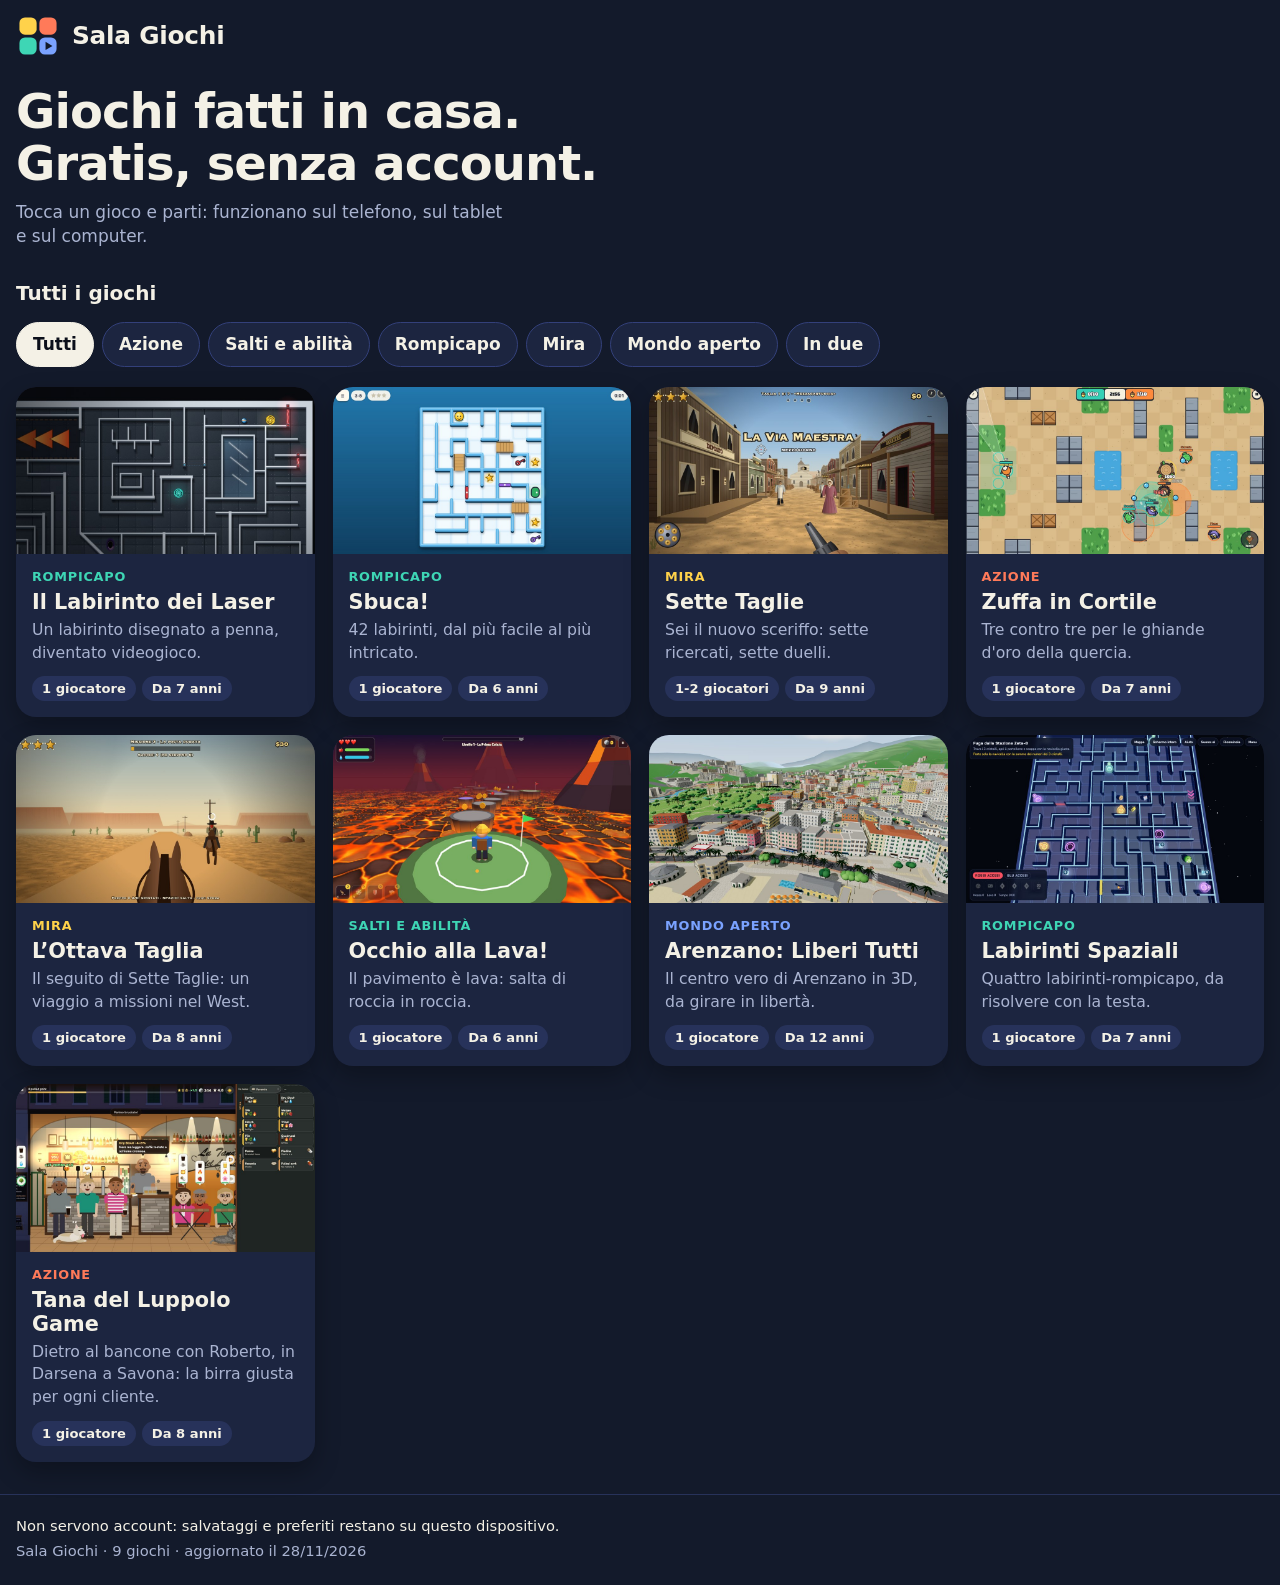
<file: index.html>
<!doctype html>
<html lang="it">
<head>
<meta charset="utf-8">
<meta name="viewport" content="width=device-width,initial-scale=1,viewport-fit=cover">
<title>Sala Giochi: giochi gratis da giocare subito</title>
<meta name="description" content="Giochi originali da giocare subito, dal telefono o dal computer. Gratis, senza account e senza scaricare niente.">
<meta name="theme-color" content="#131a2b">
<link rel="manifest" href="app.webmanifest">
<link rel="icon" href="icone/icona.svg" type="image/svg+xml">
<link rel="apple-touch-icon" href="icone/icona-180.png">
<meta name="mobile-web-app-capable" content="yes">
<meta name="apple-mobile-web-app-capable" content="yes">
<meta name="apple-mobile-web-app-title" content="Sala Giochi">
<meta name="apple-mobile-web-app-status-bar-style" content="black-translucent">
<meta property="og:type" content="website">
<meta property="og:title" content="Sala Giochi">
<meta property="og:description" content="Giochi originali da giocare subito, dal telefono o dal computer. Gratis, senza account e senza scaricare niente.">
<meta property="og:url" content="https://ienajd.github.io/sala-giochi/">
<meta property="og:image" content="https://ienajd.github.io/sala-giochi/icone/anteprima.jpg">
<link rel="stylesheet" href="stile.css">
</head>
<body>

<header class="testa">
  <a class="marchio" href="./" aria-label="Sala Giochi, pagina iniziale">
    <svg viewBox="0 0 64 64" width="44" height="44" aria-hidden="true">
      <rect x="5" y="5" width="25" height="25" rx="8" fill="#ffd24a"/>
      <rect x="34" y="5" width="25" height="25" rx="8" fill="#ff7a59"/>
      <rect x="5" y="34" width="25" height="25" rx="8" fill="#3ed6b5"/>
      <rect x="34" y="34" width="25" height="25" rx="8" fill="#7aa2ff"/>
      <path d="M43 40.5v12l10-6z" fill="#131a2b"/>
    </svg>
    <span class="nome">Sala Giochi</span>
  </a>
  <button class="installa" id="installa" type="button" hidden>Installa</button>
</header>

<main>
  <section class="apertura">
    <h1>Giochi fatti in casa. Gratis, senza account.</h1>
    <p>Tocca un gioco e parti: funzionano sul telefono, sul tablet e sul computer.</p>
  </section>

  <aside class="consiglio" id="consiglio-ios" hidden>
    <p><strong>Vuoi l'icona sul telefono?</strong> Tocca <span class="tasto-ios" aria-label="Condividi">
      <svg viewBox="0 0 24 24" width="16" height="16" aria-hidden="true"><path d="M12 3v12M8 7l4-4 4 4M6 11H5a1 1 0 0 0-1 1v8a1 1 0 0 0 1 1h14a1 1 0 0 0 1-1v-8a1 1 0 0 0-1-1h-1" fill="none" stroke="currentColor" stroke-width="2" stroke-linecap="round" stroke-linejoin="round"/></svg>
    </span> e poi «Aggiungi alla schermata Home».</p>
    <button type="button" id="consiglio-chiudi" aria-label="Chiudi il consiglio">✕</button>
  </aside>

  <section class="recenti" id="recenti" hidden aria-labelledby="recenti-tit">
    <h2 id="recenti-tit">Continua a giocare</h2>
    <div class="striscia" id="recenti-lista"></div>
  </section>

  <section aria-labelledby="tutti-tit">
    <h2 id="tutti-tit">Tutti i giochi</h2>
    <div class="filtri" id="filtri" role="group" aria-label="Filtra per tipo di gioco"></div>
    <div class="griglia" id="griglia">
      <a class="carta" href="giochi/labirinto-laser/" data-id="labirinto-laser" data-cat="rompicapo">
        <span class="cop"><img src="giochi/labirinto-laser/copertina.jpg" alt="" width="960" height="540" loading="lazy"><span class="pref" aria-hidden="true"><svg viewBox="0 0 24 24" width="18" height="18"><path fill="currentColor" d="M12 20.5s-7.5-4.6-7.5-10.2A4.3 4.3 0 0 1 12 7.6a4.3 4.3 0 0 1 7.5 2.7c0 5.6-7.5 10.2-7.5 10.2z"/></svg></span></span>
        <span class="corpo"><span class="cat">Rompicapo</span><strong class="tit">Il Labirinto dei Laser</strong><span class="breve">Un labirinto disegnato a penna, diventato videogioco.</span><span class="segni"><span>1 giocatore</span><span>Da 7 anni</span></span></span>
      </a>
      <a class="carta" href="giochi/sbuca/" data-id="sbuca" data-cat="rompicapo">
        <span class="cop"><img src="giochi/sbuca/copertina.jpg" alt="" width="960" height="540" loading="lazy"><span class="pref" aria-hidden="true"><svg viewBox="0 0 24 24" width="18" height="18"><path fill="currentColor" d="M12 20.5s-7.5-4.6-7.5-10.2A4.3 4.3 0 0 1 12 7.6a4.3 4.3 0 0 1 7.5 2.7c0 5.6-7.5 10.2-7.5 10.2z"/></svg></span></span>
        <span class="corpo"><span class="cat">Rompicapo</span><strong class="tit">Sbuca!</strong><span class="breve">42 labirinti, dal più facile al più intricato.</span><span class="segni"><span>1 giocatore</span><span>Da 6 anni</span></span></span>
      </a>
      <a class="carta" href="giochi/sette-taglie/" data-id="sette-taglie" data-cat="mira">
        <span class="cop"><img src="giochi/sette-taglie/copertina.jpg" alt="" width="960" height="540" loading="lazy"><span class="pref" aria-hidden="true"><svg viewBox="0 0 24 24" width="18" height="18"><path fill="currentColor" d="M12 20.5s-7.5-4.6-7.5-10.2A4.3 4.3 0 0 1 12 7.6a4.3 4.3 0 0 1 7.5 2.7c0 5.6-7.5 10.2-7.5 10.2z"/></svg></span></span>
        <span class="corpo"><span class="cat">Mira</span><strong class="tit">Sette Taglie</strong><span class="breve">Sei il nuovo sceriffo: sette ricercati, sette duelli.</span><span class="segni"><span>1-2 giocatori</span><span>Da 9 anni</span></span></span>
      </a>
      <a class="carta" href="giochi/zuffa-in-cortile/" data-id="zuffa-in-cortile" data-cat="azione">
        <span class="cop"><img src="giochi/zuffa-in-cortile/copertina.jpg" alt="" width="960" height="540" loading="lazy"><span class="pref" aria-hidden="true"><svg viewBox="0 0 24 24" width="18" height="18"><path fill="currentColor" d="M12 20.5s-7.5-4.6-7.5-10.2A4.3 4.3 0 0 1 12 7.6a4.3 4.3 0 0 1 7.5 2.7c0 5.6-7.5 10.2-7.5 10.2z"/></svg></span></span>
        <span class="corpo"><span class="cat">Azione</span><strong class="tit">Zuffa in Cortile</strong><span class="breve">Tre contro tre per le ghiande d&#x27;oro della quercia.</span><span class="segni"><span>1 giocatore</span><span>Da 7 anni</span></span></span>
      </a>
      <a class="carta" href="giochi/ottava-taglia/" data-id="ottava-taglia" data-cat="mira">
        <span class="cop"><img src="giochi/ottava-taglia/copertina.jpg" alt="" width="960" height="540" loading="lazy"><span class="pref" aria-hidden="true"><svg viewBox="0 0 24 24" width="18" height="18"><path fill="currentColor" d="M12 20.5s-7.5-4.6-7.5-10.2A4.3 4.3 0 0 1 12 7.6a4.3 4.3 0 0 1 7.5 2.7c0 5.6-7.5 10.2-7.5 10.2z"/></svg></span></span>
        <span class="corpo"><span class="cat">Mira</span><strong class="tit">L’Ottava Taglia</strong><span class="breve">Il seguito di Sette Taglie: un viaggio a missioni nel West.</span><span class="segni"><span>1 giocatore</span><span>Da 8 anni</span></span></span>
      </a>
      <a class="carta" href="giochi/occhio-alla-lava/" data-id="occhio-alla-lava" data-cat="abilita">
        <span class="cop"><img src="giochi/occhio-alla-lava/copertina.jpg" alt="" width="960" height="540" loading="lazy"><span class="pref" aria-hidden="true"><svg viewBox="0 0 24 24" width="18" height="18"><path fill="currentColor" d="M12 20.5s-7.5-4.6-7.5-10.2A4.3 4.3 0 0 1 12 7.6a4.3 4.3 0 0 1 7.5 2.7c0 5.6-7.5 10.2-7.5 10.2z"/></svg></span></span>
        <span class="corpo"><span class="cat">Salti e abilità</span><strong class="tit">Occhio alla Lava!</strong><span class="breve">Il pavimento è lava: salta di roccia in roccia.</span><span class="segni"><span>1 giocatore</span><span>Da 6 anni</span></span></span>
      </a>
      <a class="carta" href="giochi/arenzano-liberi-tutti/" data-id="arenzano-liberi-tutti" data-cat="mondo-aperto">
        <span class="cop"><img src="giochi/arenzano-liberi-tutti/copertina.jpg" alt="" width="960" height="540" loading="lazy"><span class="pref" aria-hidden="true"><svg viewBox="0 0 24 24" width="18" height="18"><path fill="currentColor" d="M12 20.5s-7.5-4.6-7.5-10.2A4.3 4.3 0 0 1 12 7.6a4.3 4.3 0 0 1 7.5 2.7c0 5.6-7.5 10.2-7.5 10.2z"/></svg></span></span>
        <span class="corpo"><span class="cat">Mondo aperto</span><strong class="tit">Arenzano: Liberi Tutti</strong><span class="breve">Il centro vero di Arenzano in 3D, da girare in libertà.</span><span class="segni"><span>1 giocatore</span><span>Da 12 anni</span></span></span>
      </a>
      <a class="carta" href="giochi/labirinti-spaziali/" data-id="labirinti-spaziali" data-cat="rompicapo">
        <span class="cop"><img src="giochi/labirinti-spaziali/copertina.jpg" alt="" width="960" height="540" loading="lazy"><span class="pref" aria-hidden="true"><svg viewBox="0 0 24 24" width="18" height="18"><path fill="currentColor" d="M12 20.5s-7.5-4.6-7.5-10.2A4.3 4.3 0 0 1 12 7.6a4.3 4.3 0 0 1 7.5 2.7c0 5.6-7.5 10.2-7.5 10.2z"/></svg></span></span>
        <span class="corpo"><span class="cat">Rompicapo</span><strong class="tit">Labirinti Spaziali</strong><span class="breve">Quattro labirinti-rompicapo, da risolvere con la testa.</span><span class="segni"><span>1 giocatore</span><span>Da 7 anni</span></span></span>
      </a>
      <a class="carta" href="giochi/tana-del-luppolo/" data-id="tana-del-luppolo" data-cat="azione">
        <span class="cop"><img src="giochi/tana-del-luppolo/copertina.jpg" alt="" width="960" height="540" loading="lazy"><span class="pref" aria-hidden="true"><svg viewBox="0 0 24 24" width="18" height="18"><path fill="currentColor" d="M12 20.5s-7.5-4.6-7.5-10.2A4.3 4.3 0 0 1 12 7.6a4.3 4.3 0 0 1 7.5 2.7c0 5.6-7.5 10.2-7.5 10.2z"/></svg></span></span>
        <span class="corpo"><span class="cat">Azione</span><strong class="tit">Tana del Luppolo Game</strong><span class="breve">Dietro al bancone con Roberto, in Darsena a Savona: la birra giusta per ogni cliente.</span><span class="segni"><span>1 giocatore</span><span>Da 8 anni</span></span></span>
      </a>
    </div>
    <p class="vuoto" id="vuoto" hidden>Qui non c'è ancora niente. Prova un altro tipo di gioco.</p>
  </section>
</main>

<footer class="piede">
  <p>Non servono account: salvataggi e preferiti restano su questo dispositivo.</p>
  <p class="tenue">Sala Giochi · 9 giochi · aggiornato il 28/11/2026</p>
</footer>

<dialog class="scheda" id="scheda" aria-labelledby="s-tit">
  <div class="s-cop">
    <img id="s-img" alt="" width="960" height="540">
    <button type="button" class="s-chiudi" id="s-chiudi" aria-label="Chiudi">✕</button>
  </div>
  <div class="s-corpo">
    <p class="cat" id="s-cat"></p>
    <h2 id="s-tit"></h2>
    <ul class="segni" id="s-segni"></ul>
    <p id="s-desc"></p>
    <h3>Come si gioca</h3>
    <ol id="s-come"></ol>
    <p class="nota" id="s-nota" hidden></p>
  </div>
  <div class="s-azioni">
    <a class="gioca" id="s-gioca" href="#">Gioca</a>
    <button type="button" class="tondo" id="s-cuore" aria-pressed="false" aria-label="Aggiungi ai preferiti">
      <svg viewBox="0 0 24 24" width="24" height="24" aria-hidden="true"><path d="M12 20.5s-7.5-4.6-7.5-10.2A4.3 4.3 0 0 1 12 7.6a4.3 4.3 0 0 1 7.5 2.7c0 5.6-7.5 10.2-7.5 10.2z" stroke="currentColor" stroke-width="2" stroke-linejoin="round"/></svg>
    </button>
    <button type="button" class="tondo" id="s-condividi" aria-label="Condividi il gioco">
      <svg viewBox="0 0 24 24" width="24" height="24" aria-hidden="true"><path d="M12 3v12M8 7l4-4 4 4M6 11H5a1 1 0 0 0-1 1v8a1 1 0 0 0 1 1h14a1 1 0 0 0 1-1v-8a1 1 0 0 0-1-1h-1" fill="none" stroke="currentColor" stroke-width="2" stroke-linecap="round" stroke-linejoin="round"/></svg>
    </button>
  </div>
</dialog>

<div class="avviso" id="avviso" role="status" hidden></div>

<script id="dati" type="application/json">{"categorie": [{"id": "azione", "nome": "Azione"}, {"id": "abilita", "nome": "Salti e abilità"}, {"id": "rompicapo", "nome": "Rompicapo"}, {"id": "mira", "nome": "Mira"}, {"id": "mondo-aperto", "nome": "Mondo aperto"}], "giochi": [{"id": "labirinto-laser", "titolo": "Il Labirinto dei Laser", "categoria": "rompicapo", "categoriaNome": "Rompicapo", "breve": "Un labirinto disegnato a penna, diventato videogioco.", "descrizione": "Un labirinto nato su un foglio a quadretti e ricalcato riga per riga. Si parte dal VIA e bisogna arrivare alla stanza con scritto FINE. In mezzo ci sono laser che sbarrano la strada, una leva che li spegne, portali che portano dove a piedi non si arriva (o in un vicolo cieco), una galleria a senso unico e buchi neri che rimandano al VIA.", "come": ["Appoggia un dito e trascinalo dove vuoi andare, oppure usa le frecce.", "I laser rossi non lasciano passare: trova la leva che li spegne.", "Ogni portale porta all'altro dello stesso colore. Non tutti portano dove serve.", "Chi finisce su un buco nero torna al VIA. Il tasto «Mappa» fa vedere tutto il labirinto."], "segni": ["1 giocatore", "Da 7 anni", "Tocco", "Tastiera"], "nota": "", "inDue": false, "pagina": "giochi/labirinto-laser/", "copertina": "giochi/labirinto-laser/copertina.jpg"}, {"id": "sbuca", "titolo": "Sbuca!", "categoria": "rompicapo", "categoriaNome": "Rompicapo", "breve": "42 labirinti, dal più facile al più intricato.", "descrizione": "Porta la faccina fuori dal labirinto. Si comincia con quattro caselle e si arriva a labirinti a più piani: ogni mondo aggiunge una cosa nuova. Prima le chiavi colorate, poi le strade che passano una sopra l'altra, i portali, i buchi neri che si aprono e si chiudono, gli ascensori. In ogni livello ci sono tre stelline da prendere, e il gran finale ha sei porte e tre indizi per capire qual è quella buona.", "come": ["Appoggia un dito e trascinalo dove vuoi andare, oppure usa le frecce.", "Arriva alla porta verde. Le tre stelline non sono obbligatorie, ma valgono punti.", "Ogni porta colorata vuole la chiave del suo colore, e puoi portarne una sola alla volta.", "Il tuo nome, le stelline e i punti restano salvati: puoi riprendere quando vuoi."], "segni": ["1 giocatore", "Da 6 anni", "Più giocatori a turno, ognuno con il suo nome e la sua classifica", "Tocco", "Tastiera"], "nota": "", "inDue": false, "pagina": "giochi/sbuca/", "copertina": "giochi/sbuca/copertina.jpg"}, {"id": "sette-taglie", "titolo": "Sette Taglie", "categoria": "mira", "categoriaNome": "Mira", "breve": "Sei il nuovo sceriffo: sette ricercati, sette duelli.", "descrizione": "Sei il nuovo sceriffo di Valpolvere. Sette ricercati in sette posti diversi: la via maestra, il saloon, il camposanto, la banca, un treno in corsa, la miniera e il paese sotto il temporale. In fondo a ogni via c'è il duello, e ogni ricercato ha il suo trucco. Con le taglie fai la spesa all'emporio.", "come": ["Mira e spara: nel tamburo ci sono sei colpi, poi si ricarica.", "Il cerchio sopra un bandito è il tempo che gli resta per spararti.", "Mani alzate vuol dire cittadino: non sparare.", "Nel duello aspetta la campana. Se colpisci la mano con la pistola lo prendi vivo e incassi la taglia intera."], "segni": ["1-2 giocatori", "Da 9 anni", "Sfida a due sullo stesso telefono", "Telefono in orizzontale", "Tocco", "Mouse"], "nota": "", "inDue": true, "pagina": "giochi/sette-taglie/", "copertina": "giochi/sette-taglie/copertina.jpg"}, {"id": "zuffa-in-cortile", "titolo": "Zuffa in Cortile", "categoria": "azione", "categoriaNome": "Azione", "breve": "Tre contro tre per le ghiande d'oro della quercia.", "descrizione": "Scegli tra volpe, riccio, rana e gufo e scendi in cortile. La quercia al centro sputa ghiande d'oro: vince la squadra che ne tiene 10 per 15 secondi. Chi va al tappeto le perde tutte.", "come": ["Raccogli le ghiande d'oro e resta in piedi: se vai al tappeto le perdi tutte.", "Hai tre colpi che si ricaricano e una mossa speciale.", "Nell'erba alta gli avversari non ti vedono."], "segni": ["1 giocatore", "Da 7 anni", "Tocco", "Tastiera e mouse"], "nota": "", "inDue": false, "pagina": "giochi/zuffa-in-cortile/", "copertina": "giochi/zuffa-in-cortile/copertina.jpg"}, {"id": "ottava-taglia", "titolo": "L’Ottava Taglia", "categoria": "mira", "categoriaNome": "Mira", "breve": "Il seguito di Sette Taglie: un viaggio a missioni nel West.", "descrizione": "Hai preso i sette, ma qualcuno li pagava: è l’ottava taglia, e nessuno sa chi sia. Sei capitoli e trenta missioni, una diversa dall’altra: carte al saloon, cavalli di notte, telegrafo, rapide, slitta nella valanga, orso da calmare con l’armonica, rodeo, treno, mandria, messaggi in cifra, mongolfiera, miniera, specchi, cannone, labirinto. Con il cane Briciola, gli indovinelli, le medaglie e un album di curiosità vere. Alla fine si scopre chi è.", "come": ["Sulla mappa scegli la missione: ognuna si gioca in modo diverso e te lo dice all’inizio.", "Negli enigmi puoi chiedere aiuto a Briciola, ma così perdi la medaglia d’oro.", "Se una missione è troppo difficile, al terzo tentativo diventa un po’ più facile.", "Nel duello colpisci la mano con la pistola: i vivi parlano, i morti no."], "segni": ["1 giocatore", "Da 8 anni", "Telefono in orizzontale", "Tocco", "Mouse"], "nota": "Al saloon si beve salsapariglia e si punta a fagioli.", "inDue": false, "pagina": "giochi/ottava-taglia/", "copertina": "giochi/ottava-taglia/copertina.jpg"}, {"id": "occhio-alla-lava", "titolo": "Occhio alla Lava!", "categoria": "abilita", "categoriaNome": "Salti e abilità", "breve": "Il pavimento è lava: salta di roccia in roccia.", "descrizione": "Il pavimento è lava e l'unica strada sono le rocce: ferme, mobili e che franano. Schiva i vulcani che eruttano, trova la chiave, apri la cassaforte e raggiungi il portone del livello dopo. Con le monete fai la spesa in bottega: molle, scudo, calamita, cappelli.", "come": ["Salta sulle rocce senza toccare la lava: hai 3 cuori.", "Mangia e bevi lungo la strada per non restare senza forze.", "Prendi la chiave, apri la cassaforte e arriva al portone.", "Un anello ti mostra dove atterri: bianco sulla roccia, rosso sulla lava."], "segni": ["1 giocatore", "Da 6 anni", "Tocco", "Tastiera"], "nota": "", "inDue": false, "pagina": "giochi/occhio-alla-lava/", "copertina": "giochi/occhio-alla-lava/copertina.jpg"}, {"id": "arenzano-liberi-tutti", "titolo": "Arenzano: Liberi Tutti", "categoria": "mondo-aperto", "categoriaNome": "Mondo aperto", "breve": "Il centro vero di Arenzano in 3D, da girare in libertà.", "descrizione": "Un gioco di strada nel centro vero di Arenzano: palazzi, vie con il loro nome, negozi, stazione, lungomare e porto presi da dati reali. Passeggi, compri, ti alleni in palestra, fai consegne. Oppure ti metti nei guai e scappi dai carabinieri. In treno si va a Cogoleto e a Genova.", "come": ["Gira per la città a piedi, in auto o in scooter.", "Entra nei negozi e nei luoghi con l'insegna per vedere cosa si può fare.", "Se ti metti nei guai salgono le stelle e arrivano i carabinieri.", "Lo scopo, per chi ne vuole uno: comprare casa in agenzia."], "segni": ["1 giocatore", "Da 12 anni", "Telefono in orizzontale", "Tocco", "Tastiera e mouse"], "nota": "Grafica in 3D: serve un telefono, un tablet o un computer recente e la connessione al primo avvio.", "inDue": false, "pagina": "giochi/arenzano-liberi-tutti/", "copertina": "giochi/arenzano-liberi-tutti/copertina.jpg"}, {"id": "labirinti-spaziali", "titolo": "Labirinti Spaziali", "categoria": "rompicapo", "categoriaNome": "Rompicapo", "breve": "Quattro labirinti-rompicapo, da risolvere con la testa.", "descrizione": "Tre missioni nello spazio in 3D (la fuga dalla Stazione Zeta-8, il pianeta ghiacciato Kryos e il Labirinto del Tempo) e un quarto labirinto disegnato a matita su un foglio: il Labirinto delle Sei Porte. Non basta trovare l'uscita: ci sono teletrasporti, leve, laser, laghi di ghiaccio su cui si scivola, cabine che portano nel passato e nel futuro, porte che si aprono con un indovinello, gallerie e portali. Ogni labirinto ha il suo enigma.", "come": ["Muoviti nel labirinto e raccogli quello che trovi: finisce nello zaino.", "Usa teletrasporti, leve e cabine del tempo quando ci sei sopra.", "Nel Labirinto delle Sei Porte spingi contro una porta: ti fa un indovinello.", "Guarda la mappa per capire dove sei e cosa ti manca.", "Leggi bene gli indizi: servono per l'enigma di ogni labirinto."], "segni": ["1 giocatore", "Da 7 anni", "Tocco", "Tastiera"], "nota": "", "inDue": false, "pagina": "giochi/labirinti-spaziali/", "copertina": "giochi/labirinti-spaziali/copertina.jpg"}, {"id": "tana-del-luppolo", "titolo": "Tana del Luppolo Game", "categoria": "azione", "categoriaNome": "Azione", "breve": "Dietro al bancone con Roberto, in Darsena a Savona: la birra giusta per ogni cliente.", "descrizione": "Sei Roberto, alla Tana del Luppolo, il locale di birre artigianali in Via del Molo a Savona. I clienti arrivano dalla Darsena e chiedono a modo loro: chiara o scura, luppolata, tostata, acida, forte. Tu scegli la birra giusta dalla lavagna, la spilli tenendo premuto e Roberto la spiega a ogni cliente. Poi panini, piadine, focaccia di patate e il pulled pork, la specialità, finché dura. Blanche e Malthus, i cani di casa, calmano chi perde la pazienza. Otto serate, di giorno e di notte, un album con 23 stili di birra e una Notte infinita per i record.", "come": ["Leggi la nuvoletta del cliente: il colore del bicchiere e i simboli dei gusti.", "Tocca sulla lavagna una birra con gli stessi simboli, poi tocca il cliente per servirlo.", "Per spillare tieni premuto e lascia quando la schiuma è nella fascia verde.", "Se un cliente perde la pazienza tocca Blanche o Malthus e poi il cliente.", "Con il tasto in alto passi dal giorno alla notte quando vuoi."], "segni": ["1 giocatore", "Da 8 anni", "Tocco", "Mouse"], "nota": "Nel gioco si servono birre e si imparano gli stili: è pensato per i clienti della Tana. Le birre vere della serata le racconta Roberto, al bancone.", "inDue": false, "pagina": "giochi/tana-del-luppolo/", "copertina": "giochi/tana-del-luppolo/copertina.jpg"}]}</script>
<script src="catalogo.js" defer></script>
</body>
</html>
</file>
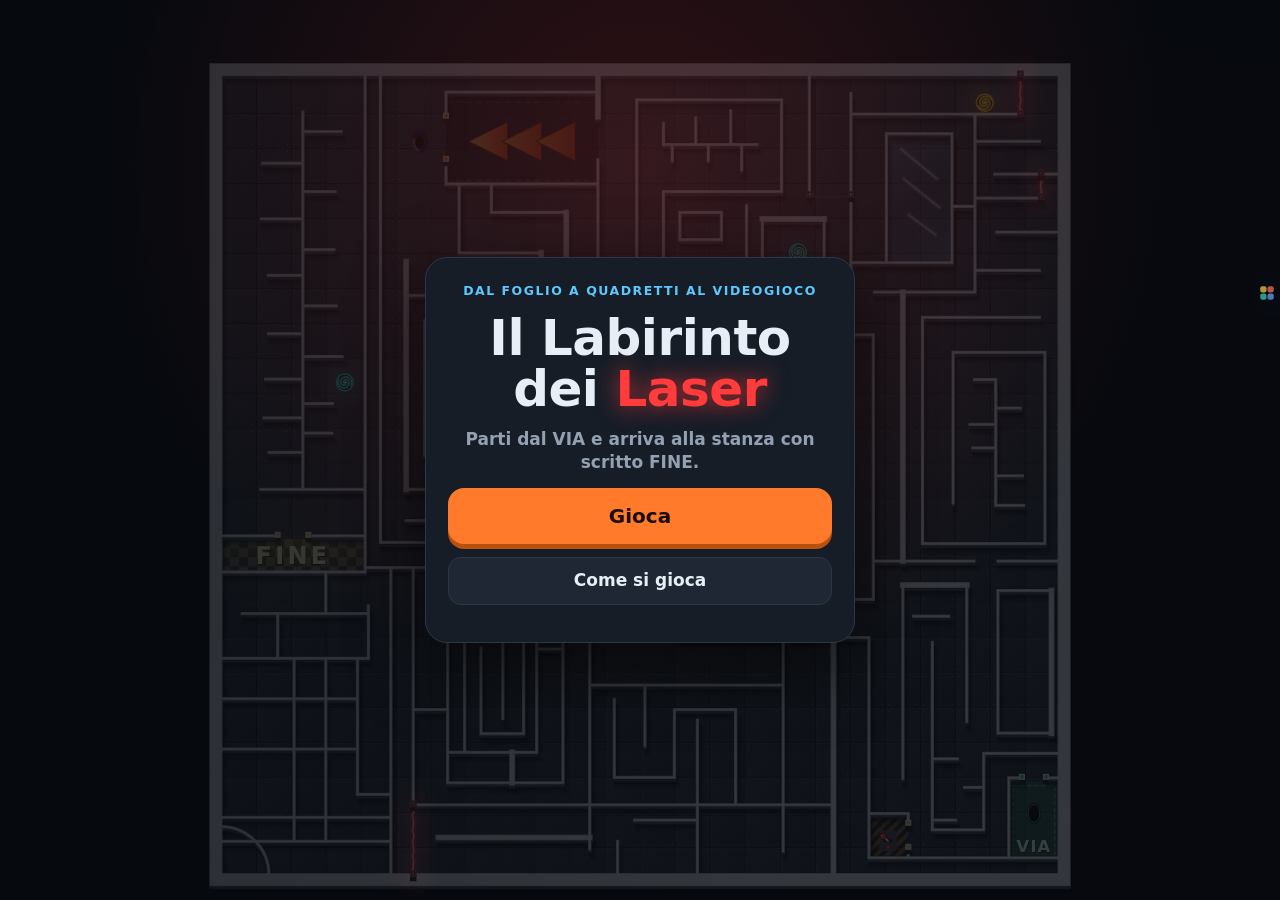
<file: giochi/labirinto-laser/index.html>
<!doctype html>
<html lang="it">
<head>
<meta charset="utf-8">
<meta name="viewport" content="width=device-width,initial-scale=1,maximum-scale=1,user-scalable=no,viewport-fit=cover">
<title>Il Labirinto dei Laser</title>
<meta name="description" content="Un labirinto disegnato a penna diventato videogioco: laser, portali, buchi neri e una leva da trovare.">
<meta name="theme-color" content="#0b0f15">
<meta name="apple-mobile-web-app-capable" content="yes"><meta name="mobile-web-app-capable" content="yes">
<meta name="apple-mobile-web-app-status-bar-style" content="black-translucent"><meta name="apple-mobile-web-app-title" content="Labirinto Laser">
<link rel="manifest" href="manifest.json"><link rel="apple-touch-icon" href="icona.png"><link rel="icon" type="image/png" href="icona.png">
<style>
/* Il Labirinto dei Laser — il labirinto occupa tutto lo schermo; sopra, una sola riga di cruscotto. */
:root{
  --fondo:#0b0f15; --pannello:#161d27; --bordo:#2c3847; --testo:#e8eef5; --tenue:#93a1b3;
  --rosso:#ff3b3b; --azzurro:#5cc8ff; --tasto:#ff7a2a; --tasto-scuro:#b9500f; --oro:#f2c230; --verde:#35d07f;
  --car:ui-rounded,"SF Pro Rounded","Avenir Next","Segoe UI",system-ui,sans-serif;
  color-scheme:dark;
}
*{box-sizing:border-box}
[hidden]{display:none !important}
html,body{height:100%;overscroll-behavior:none}
body{margin:0;background:var(--fondo);color:var(--testo);font-family:var(--car);font-size:17px;line-height:1.4;overflow:hidden}
#app{position:relative;height:100%;overflow:hidden;background:var(--fondo)}
#app,#app *{-webkit-user-select:none;user-select:none;-webkit-touch-callout:none;-webkit-tap-highlight-color:transparent}
h1,h2,p,ul,dl,dd{margin:0}
button{font:inherit;color:inherit;cursor:pointer;touch-action:manipulation}
button:focus-visible{outline:3px solid var(--azzurro);outline-offset:2px}
#tela{position:absolute;inset:0;width:100%;height:100%;display:block;outline:none;touch-action:none}

/* cruscotto: una riga sola */
#hud{position:absolute;left:0;right:0;top:0;display:flex;align-items:center;gap:6px;pointer-events:none;
  padding:max(8px,env(safe-area-inset-top,0px)) max(10px,env(safe-area-inset-right,0px)) 0 max(10px,env(safe-area-inset-left,0px))}
#hud > *{pointer-events:auto}
.chip{background:rgba(16,22,31,.86);border:1px solid var(--bordo);border-radius:999px;padding:6px 12px;font-weight:700;font-size:14.5px;font-variant-numeric:tabular-nums;white-space:nowrap;backdrop-filter:blur(6px);-webkit-backdrop-filter:blur(6px)}
#hLaser{display:inline-flex;align-items:center;gap:7px}
#hLaser i{width:10px;height:10px;border-radius:50%;background:var(--rosso);box-shadow:0 0 8px var(--rosso)}
#hLaser.spenti i{background:var(--azzurro);box-shadow:0 0 8px var(--azzurro)}
#bMappa{margin-left:auto}
#bPausa,#bMappa{background:rgba(16,22,31,.86);border:1px solid var(--bordo);border-radius:12px;height:38px;min-width:42px;padding:0 12px;font-weight:800;font-size:15px;backdrop-filter:blur(6px);-webkit-backdrop-filter:blur(6px)}
#bPausa:active,#bMappa:active{transform:translateY(1px);background:#222c39}
#bMappa.attiva{background:var(--tasto);border-color:var(--tasto);color:#1a0d02}
@media (max-width:400px){#hLaser b{display:none}#hLaser{padding:10px}}
#fumetto{position:absolute;left:50%;transform:translateX(-50%);top:calc(max(8px,env(safe-area-inset-top,0px)) + 50px);width:max-content;max-width:min(520px,calc(100% - 24px));
  background:rgba(16,22,31,.92);border:1px solid var(--bordo);border-radius:14px;padding:9px 15px;font-weight:700;font-size:15.5px;text-align:center;pointer-events:none}
#fumetto.sotto{top:auto;bottom:calc(max(14px,env(safe-area-inset-bottom,0px)) + 14px)}
#fumetto.entra{animation:entra .25s ease-out}
@keyframes entra{from{opacity:0;transform:translateX(-50%) translateY(-8px)}to{opacity:1;transform:translateX(-50%)}}

/* schermate */
.schermo,.velo{position:absolute;inset:0;display:flex;overflow:auto;padding:max(16px,env(safe-area-inset-top,0px)) max(16px,env(safe-area-inset-right,0px)) max(16px,env(safe-area-inset-bottom,0px)) max(16px,env(safe-area-inset-left,0px))}
.schermo{background:radial-gradient(circle at 50% 18%,rgba(255,59,59,.16),transparent 55%),rgba(7,10,15,.78)}
.velo{background:rgba(5,8,12,.74)}
.carta{margin:auto;width:100%;max-width:430px;background:var(--pannello);border:1px solid var(--bordo);border-radius:22px;padding:24px 22px;display:flex;flex-direction:column;gap:13px;text-align:center;box-shadow:0 24px 70px rgba(0,0,0,.6)}
.carta.larga{max-width:560px;text-align:left}
.carta.stretta{max-width:360px}
.occhiello{font-weight:800;letter-spacing:.12em;text-transform:uppercase;font-size:12.5px;color:var(--azzurro)}
.logo{font-size:clamp(34px,10vw,50px);line-height:1.02;font-weight:900;letter-spacing:-.01em;text-wrap:balance}
.logo span{color:var(--rosso);text-shadow:0 0 22px rgba(255,59,59,.75)}
h2{font-size:24px;font-weight:900;line-height:1.15;text-wrap:balance}
.motto{color:var(--tenue);font-weight:600}
.piccolo{color:var(--tenue);font-size:14.5px;font-weight:600}
button.grande{background:var(--tasto);color:#1a0d02;border:0;border-radius:16px;padding:14px 18px;font-size:20px;font-weight:900;box-shadow:0 5px 0 var(--tasto-scuro);width:100%}
button.grande:active{transform:translateY(3px);box-shadow:0 2px 0 var(--tasto-scuro)}
.carta > button:not(.grande){background:#1e2733;border:1px solid var(--bordo);border-radius:13px;padding:11px 14px;font-weight:700}
.carta > button:not(.grande):active{background:#27323f}
.legenda{list-style:none;padding:0;display:flex;flex-direction:column;gap:10px}
.legenda li{display:grid;grid-template-columns:44px minmax(0,1fr);gap:12px;align-items:center}
.legenda canvas{width:44px;height:44px;border-radius:10px;background:#232c37;border:1px solid var(--bordo)}
.legenda b{display:block;font-weight:800}
.legenda span{color:var(--tenue);font-size:14.5px;line-height:1.3;display:block}
#fTempo{font-size:52px;font-weight:900;font-variant-numeric:tabular-nums;line-height:1;color:var(--verde);text-shadow:0 0 24px rgba(53,208,127,.5)}
#fConti{display:grid;grid-template-columns:1fr auto;gap:4px 14px;text-align:left;font-weight:600;color:var(--tenue);font-size:15px}
#fConti dd{text-align:right;font-variant-numeric:tabular-nums;color:var(--testo)}
.record{background:var(--oro);color:#241a00;border-radius:999px;padding:4px 14px;font-weight:900;align-self:center}
@media (prefers-reduced-motion:reduce){#fumetto.entra{animation:none}}

</style>
</head>
<body>
<div id="app">
  <canvas id="tela" tabindex="0" aria-label="Il labirinto"></canvas>

  <div id="hud" hidden>
    <button id="bPausa" type="button" aria-label="Pausa">☰</button>
    <span id="hTempo" class="chip">0:00</span>
    <span id="hLaser" class="chip"><i></i><b>Laser accesi</b></span>
    <span id="hCadute" class="chip" hidden></span>
    <button id="bMappa" type="button">Mappa</button>
  </div>
  <div id="fumetto" hidden></div>

  <section id="sHome" class="schermo" hidden>
    <div class="carta">
      <p class="occhiello">Dal foglio a quadretti al videogioco</p>
      <h1 class="logo">Il Labirinto<br>dei <span>Laser</span></h1>
      <p class="motto">Parti dal VIA e arriva alla stanza con scritto FINE.</p>
      <button id="bGioca" type="button" class="grande">Gioca</button>
      <button id="bNuova" type="button" hidden>Ricomincia da capo</button>
      <button id="bRegole" type="button">Come si gioca</button>
      <p id="record" class="piccolo"></p>
    </div>
  </section>

  <section id="sRegole" class="velo" hidden>
    <div class="carta larga">
      <h2>Come si gioca</h2>
      <ul class="legenda">
        <li><canvas data-icona="via" width="88" height="88"></canvas><div><b>VIA</b><span>Si parte da qui. Chi cade in un buco nero ci ritorna.</span></div></li>
        <li><canvas data-icona="leva" width="88" height="88"></canvas><div><b>Leva</b><span>Spegne i laser rossi. Basta toccarla.</span></div></li>
        <li><canvas data-icona="laser" width="88" height="88"></canvas><div><b>Laser</b><span>Rosso è acceso e non lascia passare. Azzurro è spento.</span></div></li>
        <li><canvas data-icona="portale" width="88" height="88"></canvas><div><b>Portali</b><span>Ti portano all'altro portale dello stesso colore. A volte in un posto dove a piedi non si arriva, a volte in un vicolo cieco.</span></div></li>
        <li><canvas data-icona="frecce" width="88" height="88"></canvas><div><b>Frecce</b><span>Senso unico: si passa solo nel verso delle frecce.</span></div></li>
        <li><canvas data-icona="buco" width="88" height="88"></canvas><div><b>Buchi neri</b><span>Se ci finisci sopra torni al VIA.</span></div></li>
        <li><canvas data-icona="fine" width="88" height="88"></canvas><div><b>FINE</b><span>Entra nella stanza con scritto FINE e hai vinto.</span></div></li>
      </ul>
      <p class="piccolo">Sul telefono: appoggia un dito e trascinalo dove vuoi andare. Al computer: le frecce. «Mappa» fa vedere tutto il labirinto.</p>
      <button id="rChiudi" type="button" class="grande">Ho capito</button>
    </div>
  </section>

  <section id="sPausa" class="velo" hidden>
    <div class="carta stretta">
      <h2>Pausa</h2>
      <button id="pRiprendi" type="button" class="grande">Riprendi</button>
      <button id="pRicomincia" type="button">Ricomincia da capo</button>
      <button id="pRegole" type="button">Come si gioca</button>
      <button id="pSuono" type="button">Suono: sì</button>
      <button id="pCasa" type="button">Schermata iniziale</button>
    </div>
  </section>

  <section id="sFine" class="velo" hidden>
    <div class="carta stretta">
      <p class="occhiello">Sei arrivato alla FINE</p>
      <h2>Labirinto risolto!</h2>
      <div id="fTempo"></div>
      <dl id="fConti"></dl>
      <p id="fRecord" class="record" hidden>Nuovo record!</p>
      <button id="fRigioca" type="button" class="grande">Gioca ancora</button>
      <button id="fCasa" type="button">Schermata iniziale</button>
    </div>
  </section>
</div>

<script>
/* Il Labirinto dei Laser — un labirinto disegnato a penna, ricalcato a righe dritte e reso giocabile.
   Tutto su una tela 2D (niente WebGL): pavimento a pannelli, muri in rilievo con ombra, laser, portali, buchi neri.
   I dati del labirinto (muri e oggetti) arrivano da labirinto.json, montato qui sotto da monta.py. */
(function () {
  'use strict';
  var D = {"W":1534,"H":1464,"muri":[[264,0,264,910,0],[292,0,292,856,0],[352,1336,1121,1336,0],[150,68,150,759,0],[264,902,840,902,0],[311,902,311,1464,0],[690,476,1194,476,0],[675,902,675,1417,0],[1248,398,1248,890,1],[1194,476,1194,960,0],[292,856,733,856,0],[1153,34,1153,478,0],[352,902,352,1336,0],[1121,1030,1121,1464,1],[339,342,339,759,1],[1284,444,1284,858,0],[1186,1030,1186,1433,0],[626,902,626,1296,0],[1029,1030,1029,1421,0],[1508,508,1508,858,0],[1248,934,1248,1288,0],[761,46,761,396,0],[840,1030,1186,1030,0],[675,1117,1029,1117,0],[339,816,695,816,0],[632,252,632,591,1],[1186,1433,1534,1433,0],[134,1068,134,1403,0],[192,1068,192,1403,0],[1302,1039,1302,1382,0],[586,326,586,656,1],[1380,72,1380,398,0],[415,982,415,1296,0],[339,759,644,759,0],[690,156,690,476,0],[1153,72,1462,72,0],[554,404,554,697,1],[1069,528,1069,847,0],[0,1359,311,1359,0],[0,1403,311,1403,0],[412,200,690,200,0],[922,960,1194,960,0],[412,32,690,32,0],[761,46,1026,46,0],[1340,508,1340,784,0],[398,1396,675,1396,1],[872,1181,872,1464,0],[578,982,578,1240,0],[1520,944,1520,1205,1],[1422,944,1422,1205,0],[0,1068,270,1068,0],[1002,476,1002,733,1],[840,779,840,1030,0],[1365,934,1365,1184,0],[0,910,264,910,0],[373,450,373,697,0],[250,1068,250,1317,0],[1338,108,1338,344,0],[446,1006,446,1240,0],[1218,108,1218,344,0],[1284,858,1508,858,0],[0,1142,250,1142,0],[0,1234,250,1234,0],[388,733,644,733,0],[1418,558,1418,788,0],[761,396,991,396,0],[521,450,521,679,0],[1284,444,1498,444,0],[39,986,270,986,0],[1134,691,1134,916,0],[339,404,554,404,0],[1104,264,1104,476,0],[810,214,1026,214,0],[415,1296,626,1296,0],[1077,0,1077,221,0],[554,1006,554,1206,0],[427,956,626,956,0],[922,758,922,960,1],[1153,344,1338,344,0],[73,759,264,759,0],[1196,398,1380,398,0],[422,500,422,679,0],[942,1162,942,1336,0],[1026,46,1026,214,0],[810,128,981,128,0],[415,982,578,982,0],[1340,508,1508,508,0],[476,1049,476,1206,0],[724,716,878,716,0],[810,340,962,340,1],[690,779,840,779,0],[494,500,494,650,0],[1442,1287,1442,1433,0],[436,326,586,326,0],[977,916,1134,916,0],[373,450,521,450,0],[1396,1242,1396,1382,0],[415,1240,578,1240,0],[495,252,632,252,0],[798,779,798,902,0],[720,1143,720,1286,0],[991,264,991,396,0],[810,214,810,340,0],[516,1038,516,1178,0],[1380,358,1498,358,0],[830,1162,830,1286,0],[436,200,436,326,0],[1380,122,1498,122,0],[690,656,690,779,1],[1396,1242,1534,1242,0],[457,520,457,650,0],[1218,108,1338,108,0],[724,591,724,716,0],[1248,934,1365,934,1],[1380,226,1501,226,0],[991,264,1104,264,1],[757,1364,872,1364,0],[776,1117,776,1228,0],[830,1162,942,1162,0],[446,1006,554,1006,0],[720,1286,830,1286,0],[1416,182,1534,182,0],[586,656,690,656,0],[422,679,521,679,0],[1422,944,1520,944,0],[962,240,962,340,0],[1420,288,1534,288,0],[554,697,644,697,0],[1422,1205,1520,1205,0],[1302,1382,1396,1382,0],[270,972,270,1068,0],[632,591,724,591,0],[844,476,844,567,0],[1029,808,1029,916,0],[914,592,914,694,0],[104,986,104,1068,0],[476,1206,554,1206,0],[422,500,494,500,0],[840,302,916,302,0],[1186,1352,1258,1352,0],[76,162,150,162,0],[840,252,916,252,0],[192,910,192,986,0],[74,264,150,264,0],[983,762,983,848,0],[79,628,150,628,0],[150,516,222,516,0],[82,557,150,557,0],[150,104,220,104,0],[644,697,644,759,0],[87,367,150,367,0],[250,1317,311,1317,0],[87,474,150,474,0],[690,0,690,77,1],[533,1240,533,1296,1],[352,1162,415,1162,0],[933,66,933,128,0],[88,691,150,691,0],[1268,991,1332,991,0],[150,214,209,214,0],[150,423,211,423,0],[150,602,204,602,0],[878,758,922,758,0],[150,656,203,656,0],[983,848,1029,848,0],[150,320,207,320,0],[1418,788,1469,788,0],[495,200,495,252,0],[840,252,840,302,0],[916,252,916,302,0],[1371,640,1418,640,0],[1418,734,1467,734,0],[726,1403,726,1464,0],[869,79,869,128,0],[578,1051,626,1051,0],[1418,610,1463,610,0],[1376,683,1418,683,0],[1302,1252,1348,1252,0],[878,716,878,758,0],[1338,241,1380,241,0],[1302,1364,1345,1364,0],[953,128,953,174,0],[1379,558,1418,558,0],[457,650,494,650,0],[1361,1304,1396,1304,0],[810,89,810,128,0],[806,588,806,634,0],[826,128,826,157,0],[892,128,892,157,0],[1442,1287,1466,1287,0],[1510,1287,1534,1287,0],[1258,1352,1258,1371,0],[1258,1415,1258,1433,0],[0,844,104,844,0],[160,844,264,844,0],[412,32,412,77,0],[412,156,412,200,0],[1194,890,1378,890,0],[1422,890,1534,890,0],[695,478,1069,847,1]],"decor":[[1245,130,1311,185],[1250,185,1315,237],[1258,250,1308,287]],"arco":[0,1464,88],"porte":[{"t":"via","o":"h","c":1287,"a":1466,"b":1510},{"t":"leva","o":"v","c":1258,"a":1371,"b":1415},{"t":"fine","o":"h","c":844,"a":104,"b":160},{"t":"frecce","o":"v","c":412,"a":77,"b":156},{"t":"passaggio","o":"h","c":890,"a":1378,"b":1422}],"via":{"p":[1488,1352],"box":[1442,1287,1534,1434]},"fine":{"box":[0,844,264,910]},"leva":{"p":[1221,1396],"box":[1187,1352,1258,1434]},"buchi":[[364,117],[802,512]],"portali":[{"c":"oro","a":[1398,45],"b":[1129,594]},{"c":"verde","a":[1056,319],"b":[227,557]}],"laser":[{"r":1,"p":[352,1336,352,1464]},{"r":1,"p":[1463,0,1463,73]},{"r":1,"p":[1501,182,1501,225]},{"r":0,"p":[1078,221,1153,221]}],"frecce":{"box":[412,32,690,200]},"vetro":[1218,109,1339,344]};
  var W = D.W, H = D.H;
  var R = 9.5;            // raggio della pallina
  var SP = [6, 11];       // spessore dei muri: sottile, grosso
  var ALT = 6;            // altezza apparente dei muri
  var VEL = 178;          // punti al secondo
  var $ = function (s) { return document.querySelector(s); };
  var tela = $('#tela'), ctx = tela.getContext('2d');

  // ---------- salvataggio ----------
  var CHIAVE = 'labirinto-laser-v1';
  var DB = { suono: true, record: null, partita: null };
  try { var letto = JSON.parse(localStorage.getItem(CHIAVE)); if (letto && typeof letto === 'object') for (var k in letto) DB[k] = letto[k]; } catch (e) {}
  function salva() { try { localStorage.setItem(CHIAVE, JSON.stringify(DB)); } catch (e) {} }

  // ---------- geometria ----------
  var SEG = [];
  D.muri.forEach(function (m) { SEG.push({ x1: m[0], y1: m[1], x2: m[2], y2: m[3], r: SP[m[4]] / 2, l: -1 }); });
  [[0, 0, W, 0], [W, 0, W, H], [W, H, 0, H], [0, H, 0, 0]].forEach(function (m) { SEG.push({ x1: m[0], y1: m[1], x2: m[2], y2: m[3], r: 3, l: -1 }); });
  D.laser.forEach(function (L, i) { SEG.push({ x1: L.p[0], y1: L.p[1], x2: L.p[2], y2: L.p[3], r: 2.5, l: i }); });
  var CELLA = 64, GW = Math.ceil(W / CELLA) + 1, GH = Math.ceil(H / CELLA) + 1, GR = [];
  SEG.forEach(function (s, i) {
    var m = s.r + R + 4;
    var x0 = Math.max(0, Math.floor((Math.min(s.x1, s.x2) - m) / CELLA)), x1 = Math.min(GW - 1, Math.floor((Math.max(s.x1, s.x2) + m) / CELLA));
    var y0 = Math.max(0, Math.floor((Math.min(s.y1, s.y2) - m) / CELLA)), y1 = Math.min(GH - 1, Math.floor((Math.max(s.y1, s.y2) + m) / CELLA));
    for (var y = y0; y <= y1; y++) for (var x = x0; x <= x1; x++) (GR[y * GW + x] = GR[y * GW + x] || []).push(i);
  });
  var PORT = [];   // ogni bocca di portale: {x,y,col,altra}
  D.portali.forEach(function (p) {
    var a = { x: p.a[0], y: p.a[1], c: p.c }, b = { x: p.b[0], y: p.b[1], c: p.c };
    a.altra = b; b.altra = a; PORT.push(a, b);
  });
  var COL = { oro: ['#ffd24a', '#f2a900', '255,196,40'], verde: ['#5ff0dc', '#0fae9c', '40,220,200'] };

  // ---------- stato ----------
  var S, ui = 'home', mappa = false, tempoPrec = 0, orologio = 0;
  var cam = { x: W / 2, y: H / 2, s: 0.3 };
  var vw = 0, vh = 0, dpr = 1, scMappa = 0.3, scGioco = 1;
  var tasti = {}, joy = null, msgT = {};
  function nuovo(da) {
    S = { x: D.via.p[0], y: D.via.p[1], vx: 0, vy: 0, dir: -Math.PI / 2, rot: 0, leva: false, levaA: 0, laserA: 1, t: 0, partito: false, cadute: 0,
      modo: 'gioco', an: 0, da: null, a: null, disarmato: null, nasce: 1, scossa: 0, visti: {}, auto: null, dentro: false, trappola: 0 };
    if (da) { S.x = da.x; S.y = da.y; S.leva = !!da.leva; S.t = da.t || 0; S.cadute = da.cadute || 0; S.partito = S.t > 0; if (S.leva) { S.levaA = 1; S.laserA = 0; } S.nasce = 0; }
  }
  nuovo(null);
  function laserAcceso(i) { return D.laser[i].r && !S.leva; }

  // ---------- suoni ----------
  var AC = null;
  function nota(tipo, f0, f1, dur, vol, quando) {
    var t = AC.currentTime + (quando || 0), o = AC.createOscillator(), g = AC.createGain();
    o.type = tipo; o.frequency.setValueAtTime(f0, t); o.frequency.exponentialRampToValueAtTime(Math.max(20, f1), t + dur);
    g.gain.setValueAtTime(0.0001, t); g.gain.exponentialRampToValueAtTime(vol, t + 0.015); g.gain.exponentialRampToValueAtTime(0.0001, t + dur);
    o.connect(g); g.connect(AC.destination); o.start(t); o.stop(t + dur + 0.02);
  }
  function suona(q) {
    if (!DB.suono) return;
    try {
      AC = AC || new (window.AudioContext || window.webkitAudioContext)();
      if (AC.state === 'suspended') AC.resume();
      if (q === 'leva') { nota('square', 160, 90, 0.08, 0.2); nota('sawtooth', 620, 70, 0.6, 0.12, 0.06); }
      else if (q === 'portale') { nota('sine', 280, 1300, 0.32, 0.2); nota('sine', 1300, 500, 0.3, 0.14, 0.3); }
      else if (q === 'buco') nota('sine', 460, 36, 0.8, 0.26);
      else if (q === 'laser') nota('square', 96, 80, 0.14, 0.13);
      else if (q === 'frecce') nota('triangle', 240, 180, 0.1, 0.16);
      else if (q === 'vinto') [523, 659, 784, 1047].forEach(function (f, i) { nota('triangle', f, f, 0.26, 0.2, i * 0.13); });
    } catch (e) {}
  }

  // ---------- messaggi ----------
  var fum = $('#fumetto'), fumT = 0, fumGiu = false;
  function dici(testo, sec) { fum.textContent = testo; fum.hidden = false; fum.classList.remove('entra'); void fum.offsetWidth; fum.classList.add('entra'); fumT = sec || 3.2; }
  function diciOgni(chiave, testo, pausa) { var ora = orologio; if (msgT[chiave] && ora - msgT[chiave] < (pausa || 3)) return false; msgT[chiave] = ora; dici(testo); return true; }

  // ---------- movimento ----------
  function urta() {
    var colpito = -1;
    for (var giro = 0; giro < 3; giro++) {
      var lista = GR[Math.floor(S.y / CELLA) * GW + Math.floor(S.x / CELLA)];
      if (!lista) return colpito;
      for (var n = 0; n < lista.length; n++) {
        var s = SEG[lista[n]];
        if (s.l >= 0 && !laserAcceso(s.l)) continue;
        var ax = s.x2 - s.x1, ay = s.y2 - s.y1, t = ((S.x - s.x1) * ax + (S.y - s.y1) * ay) / (ax * ax + ay * ay);
        t = t < 0 ? 0 : t > 1 ? 1 : t;
        var dx = S.x - (s.x1 + t * ax), dy = S.y - (s.y1 + t * ay), d2 = dx * dx + dy * dy, m = R + s.r;
        if (d2 < m * m) {
          var d = Math.sqrt(d2);
          if (d < 1e-4) { var L = Math.sqrt(ax * ax + ay * ay); dx = -ay / L; dy = ax / L; d = 0; } else { dx /= d; dy /= d; }
          S.x += dx * (m - d); S.y += dy * (m - d);
          if (s.l >= 0) colpito = s.l;
        }
      }
    }
    return colpito;
  }
  function comandi() {
    var x = 0, y = 0;
    if (S.auto) {
      var p = S.auto.p, i = S.auto.i;
      while (i < p.length && Math.hypot(p[i][0] - S.x, p[i][1] - S.y) < 5) i++;
      S.auto.i = i;
      if (i >= p.length) return [0, 0];
      var ax = p[i][0] - S.x, ay = p[i][1] - S.y, al = Math.hypot(ax, ay);
      if (al > 70) {      // dopo un portale la pallina è già dall'altra parte: riprende dal primo punto vicino
        for (var j = i; j < Math.min(p.length, i + 40); j++) if (Math.hypot(p[j][0] - S.x, p[j][1] - S.y) < 20) { S.auto.i = i = j; break; }
        ax = p[i][0] - S.x; ay = p[i][1] - S.y; al = Math.hypot(ax, ay) || 1;
      }
      return [ax / al, ay / al];
    }
    if (tasti.ArrowLeft || tasti.KeyA) x -= 1;
    if (tasti.ArrowRight || tasti.KeyD) x += 1;
    if (tasti.ArrowUp || tasti.KeyW) y -= 1;
    if (tasti.ArrowDown || tasti.KeyS) y += 1;
    if (joy) {
      var dx = joy.x - joy.ox, dy = joy.y - joy.oy, l = Math.hypot(dx, dy);
      if (l > 6) { var f = Math.min(1, (l - 6) / 36); x += dx / l * f; y += dy / l * f; }
    }
    var n = Math.hypot(x, y);
    if (n > 1) { x /= n; y /= n; }
    return [x, y];
  }
  function passo(dt) {
    orologio += dt;
    if (fumT > 0) { fumT -= dt; if (fumT <= 0) fum.hidden = true; }
    S.levaA += ((S.leva ? 1 : 0) - S.levaA) * Math.min(1, dt * 9);
    S.laserA += ((S.leva ? 0 : 1) - S.laserA) * Math.min(1, dt * 3.2);
    if (S.nasce > 0) S.nasce = Math.max(0, S.nasce - dt * 2.6);
    if (S.scossa > 0) S.scossa = Math.max(0, S.scossa - dt * 3);
    if (S.modo === 'caduta') {
      S.an += dt / 0.85;
      var b = S.da; S.x += (b[0] - S.x) * Math.min(1, dt * 7); S.y += (b[1] - S.y) * Math.min(1, dt * 7); S.dir += dt * 14;
      if (S.an >= 1) { S.x = D.via.p[0]; S.y = D.via.p[1]; S.vx = S.vy = 0; S.modo = 'gioco'; S.nasce = 1; S.dir = -Math.PI / 2; }
      return;
    }
    if (S.modo === 'tele') {
      var prima = S.an; S.an += dt / 0.6;
      if (prima < 0.5 && S.an >= 0.5) { S.x = S.a.x; S.y = S.a.y; S.disarmato = S.a; }
      if (S.an >= 1) { S.modo = 'gioco'; S.vx = S.vy = 0; }
      return;
    }
    if (S.modo !== 'gioco') return;
    var c = comandi(), ix = c[0], iy = c[1];
    if (!S.partito && (ix || iy)) S.partito = true;
    if (S.partito) S.t += dt;
    var kk = Math.min(1, dt * 15);
    S.vx += (ix * VEL - S.vx) * kk; S.vy += (iy * VEL - S.vy) * kk;
    var px = S.vx, py = S.vy, n, d;
    for (n = 0; n < D.buchi.length; n++) {            // i buchi neri tirano un po' chi passa vicino
      var bx = D.buchi[n][0] - S.x, by = D.buchi[n][1] - S.y; d = Math.hypot(bx, by);
      if (d < 38 && d > 0.01) { var f = (1 - d / 38) * 62; px += bx / d * f; py += by / d * f; }
    }
    var lung = Math.hypot(px, py) * dt, passi = Math.max(1, Math.ceil(lung / 3)), F = D.frecce.box, laser = -1, senso = false;
    for (n = 0; n < passi; n++) {
      var dx = px * dt / passi, dy = py * dt / passi;
      if (dx > 0 && S.y > F[1] && S.y < F[3] && S.x < F[2]) {       // frecce: mai verso destra
        var lim = F[0] - 2;
        if (S.x >= lim) { dx = 0; senso = true; } else if (S.x + dx > lim) { dx = lim - S.x; senso = true; }
      }
      S.x += dx; S.y += dy;
      var u = urta(); if (u >= 0) laser = u;
    }
    var mossa = Math.hypot(S.vx, S.vy);
    if (mossa > 12) { var da = Math.atan2(S.vy, S.vx) - S.dir; while (da > Math.PI) da -= 2 * Math.PI; while (da < -Math.PI) da += 2 * Math.PI; S.dir += da * Math.min(1, dt * 12); S.rot += mossa * dt / R; }
    if (laser >= 0 && S.scossa <= 0) { S.scossa = 1; suona('laser'); diciOgni('laser', 'Laser acceso: di qui non si passa. Cerca la leva.', 4); }
    if (senso && ix > 0.3 && diciOgni('frecce', 'Senso unico: si passa solo nel verso delle frecce.', 4)) suona('frecce');
    if (S.x > F[0] && S.x < F[2] && S.y > F[1] && S.y < F[3]) { S.dentro = true; if (!S.visti.frecce) { S.visti.frecce = 1; dici('Senso unico: da qui non si torna indietro.'); } }
    else if (S.dentro) { S.dentro = false; if (S.x < F[0]) S.trappola = 0.001; }
    if (S.trappola > 0) { S.trappola += dt; if (S.trappola > 22 && !S.visti.trappola) { S.visti.trappola = 1; dici('Di qui a piedi non si esce. Il buco nero riporta al VIA.', 6); } }
    // leva
    if (!S.leva && Math.hypot(S.x - D.leva.p[0], S.y - D.leva.p[1]) < 18) { S.leva = true; suona('leva'); dici('Leva abbassata: i laser rossi si spengono.', 4); aggiornaHud(); salvaPartita(); }
    // buchi neri
    for (n = 0; n < D.buchi.length; n++) if (Math.hypot(S.x - D.buchi[n][0], S.y - D.buchi[n][1]) < 12) {
      S.modo = 'caduta'; S.an = 0; S.da = D.buchi[n]; S.cadute++; S.trappola = 0; suona('buco'); dici('Buco nero! Si riparte dal VIA.', 3.5); aggiornaHud(); return;
    }
    // portali
    if (S.disarmato && Math.hypot(S.x - S.disarmato.x, S.y - S.disarmato.y) > 24) S.disarmato = null;
    for (n = 0; n < PORT.length; n++) {
      var p = PORT[n];
      if (p !== S.disarmato && Math.hypot(S.x - p.x, S.y - p.y) < 10) {
        S.modo = 'tele'; S.an = 0; S.da = p; S.a = p.altra; suona('portale');
        if (!S.visti[p.c]) { S.visti[p.c] = 1; dici('Portale: ti porta all\'altro dello stesso colore.', 3.5); }
        return;
      }
    }
    // fine
    var fb = D.fine.box;
    if (S.x > fb[0] + 2 && S.x < fb[2] - 2 && S.y > fb[1] + 2 && S.y < fb[3] - 2) vinto();
  }

  // ---------- disegno: materiali ----------
  var motivo = null;
  function faiPavimento() {
    var q = 256, c = document.createElement('canvas'); c.width = c.height = q; var g = c.getContext('2d'), seme = 7;
    function caso() { seme = (seme * 16807) % 2147483647; return seme / 2147483647; }
    var toni = ['#2b343f', '#2e3742', '#29323c', '#2c3540'];
    for (var j = 0; j < 2; j++) for (var i = 0; i < 2; i++) {
      var x = i * 128, y = j * 128;
      g.fillStyle = toni[j * 2 + i]; g.fillRect(x, y, 128, 128);
      var gr = g.createLinearGradient(x, y, x + 128, y + 128); gr.addColorStop(0, 'rgba(255,255,255,.045)'); gr.addColorStop(1, 'rgba(0,0,0,.07)');
      g.fillStyle = gr; g.fillRect(x, y, 128, 128);
    }
    for (var n = 0; n < 2600; n++) { g.fillStyle = caso() < 0.5 ? 'rgba(255,255,255,.035)' : 'rgba(0,0,0,.06)'; g.fillRect(caso() * q, caso() * q, 1 + caso() * 2, 1 + caso() * 2); }
    for (n = 0; n < 26; n++) {       // graffi
      var sx = caso() * q, sy = caso() * q, a = caso() * 6.28, l = 8 + caso() * 30;
      g.strokeStyle = 'rgba(255,255,255,' + (0.02 + caso() * 0.04) + ')'; g.lineWidth = 0.8; g.beginPath(); g.moveTo(sx, sy); g.lineTo(sx + Math.cos(a) * l, sy + Math.sin(a) * l); g.stroke();
    }
    for (var s = 0; s < 2; s++) {    // giunti tra i pannelli
      var p = s * 128;
      g.fillStyle = '#171d24'; g.fillRect(p, 0, 3, q); g.fillRect(0, p, q, 3);
      g.fillStyle = 'rgba(255,255,255,.06)'; g.fillRect(p + 3, 0, 1.5, q); g.fillRect(0, p + 3, q, 1.5);
    }
    for (j = 0; j < 2; j++) for (i = 0; i < 2; i++) [[14, 14], [116, 14], [14, 116], [116, 116]].forEach(function (b) {     // bulloni
      var bx = i * 128 + b[0], by = j * 128 + b[1];
      g.fillStyle = 'rgba(0,0,0,.35)'; g.beginPath(); g.arc(bx + 0.8, by + 1, 3.2, 0, 7); g.fill();
      g.fillStyle = '#4a5663'; g.beginPath(); g.arc(bx, by, 2.8, 0, 7); g.fill();
      g.fillStyle = 'rgba(255,255,255,.25)'; g.beginPath(); g.arc(bx - 0.8, by - 0.8, 1.1, 0, 7); g.fill();
    });
    motivo = ctx.createPattern(c, 'repeat');
    try { motivo.setTransform(new DOMMatrix().scale(0.5)); } catch (e) {}
  }
  var pSott = new Path2D(), pGros = new Path2D(), pCorn = new Path2D();
  D.muri.forEach(function (m) { var p = m[4] ? pGros : pSott; p.moveTo(m[0], m[1]); p.lineTo(m[2], m[3]); });
  pSott.moveTo(D.arco[0], D.arco[1] - D.arco[2]); pSott.arc(D.arco[0], D.arco[1], D.arco[2], -Math.PI / 2, 0);
  pCorn.rect(-9, -9, W + 18, H + 18);
  var CORN = 24;
  function tratti(colore, piu) {
    ctx.strokeStyle = colore;
    ctx.lineWidth = SP[0] + piu; ctx.stroke(pSott);
    ctx.lineWidth = SP[1] + piu; ctx.stroke(pGros);
    ctx.lineWidth = CORN + piu; ctx.stroke(pCorn);
  }
  function ombreMuri() {
    ctx.lineCap = 'square'; ctx.lineJoin = 'miter';
    ctx.save(); ctx.translate(6, 9); tratti('rgba(0,0,0,.16)', 5); ctx.restore();
    ctx.save(); ctx.translate(4, 6); tratti('rgba(0,0,0,.22)', 2); ctx.restore();
    ctx.save(); ctx.translate(2, 3); tratti('rgba(0,0,0,.28)', 0); ctx.restore();
  }
  function muri() {
    ctx.lineCap = 'square'; ctx.lineJoin = 'miter';
    for (var k = 0; k < ALT; k += 1.5) { ctx.save(); ctx.translate(0, -k); tratti(k < 1.5 ? '#1c232b' : '#3d4854', 0); ctx.restore(); }
    ctx.save(); ctx.translate(0, -ALT);
    tratti('#232b34', 1.2); tratti('#aab5c0', 0); tratti('#d5dde5', -3);
    ctx.strokeStyle = 'rgba(255,255,255,.55)'; ctx.lineWidth = 1; ctx.save(); ctx.translate(-0.8, -0.8); ctx.stroke(pSott); ctx.stroke(pGros); ctx.restore();
    ctx.restore();
  }

  // ---------- disegno: oggetti ----------
  function alone(x, y, r, rgb, a) {
    var g = ctx.createRadialGradient(x, y, 0, x, y, r); g.addColorStop(0, 'rgba(' + rgb + ',' + a + ')'); g.addColorStop(1, 'rgba(' + rgb + ',0)');
    ctx.fillStyle = g; ctx.beginPath(); ctx.arc(x, y, r, 0, 7); ctx.fill();
  }
  function portale(c, x, y, col, t, scala) {
    var C = COL[col];
    c.save(); c.translate(x, y); c.scale(scala || 1, scala || 1);
    var g = c.createRadialGradient(0, 0, 0, 0, 0, 19); g.addColorStop(0, 'rgba(8,10,16,.95)'); g.addColorStop(0.7, 'rgba(8,10,16,.9)'); g.addColorStop(1, 'rgba(8,10,16,0)');
    c.fillStyle = g; c.beginPath(); c.arc(0, 0, 19, 0, 7); c.fill();
    c.strokeStyle = C[1]; c.lineWidth = 3; c.beginPath(); c.arc(0, 0, 15.5, 0, 7); c.stroke();
    c.strokeStyle = C[0]; c.lineWidth = 1.2; c.beginPath(); c.arc(0, 0, 15.5, 0, 7); c.stroke();
    c.rotate(t * 2.4); c.lineCap = 'round';
    for (var a = 0; a < 2; a++) {
      c.rotate(Math.PI); c.beginPath();
      for (var i = 0; i <= 40; i++) { var th = i / 40 * 2.6 * Math.PI, r = 0.6 + th / (2.6 * Math.PI) * 12.5; if (i) c.lineTo(Math.cos(th) * r, Math.sin(th) * r); else c.moveTo(Math.cos(th) * r, Math.sin(th) * r); }
      c.strokeStyle = C[1]; c.lineWidth = 3.4; c.stroke(); c.strokeStyle = C[0]; c.lineWidth = 1.5; c.stroke();
    }
    c.fillStyle = '#fff'; c.beginPath(); c.arc(0, 0, 1.8, 0, 7); c.fill();
    c.restore();
  }
  function buco(c, x, y, t) {
    c.save(); c.translate(x, y); c.scale(0.74, 1.12);
    var g = c.createRadialGradient(0, 0, 0, 0, 0, 24); g.addColorStop(0, '#000'); g.addColorStop(0.5, '#000'); g.addColorStop(0.72, 'rgba(46,16,84,.9)'); g.addColorStop(1, 'rgba(46,16,84,0)');
    c.fillStyle = g; c.beginPath(); c.arc(0, 0, 24, 0, 7); c.fill();
    c.lineCap = 'round';
    for (var i = 0; i < 4; i++) {
      var a = -t * (1.6 + i * 0.5) + i * 1.7, r = 13.5 + i * 2.2;
      c.strokeStyle = 'rgba(' + (i % 2 ? '255,190,120' : '190,150,255') + ',' + (0.75 - i * 0.14) + ')'; c.lineWidth = 1.7 - i * 0.25;
      c.beginPath(); c.arc(0, 0, r, a, a + 1.9 - i * 0.25); c.stroke();
    }
    c.fillStyle = '#000'; c.beginPath(); c.arc(0, 0, 11.5, 0, 7); c.fill();
    c.strokeStyle = 'rgba(255,225,190,.5)'; c.lineWidth = 0.8; c.beginPath(); c.arc(0, 0, 11.8, 0, 7); c.stroke();
    c.restore();
  }
  function leva(c, x, y, a) {      // a: 0 = alzata (laser accesi), 1 = abbassata
    c.save(); c.translate(x, y);
    c.fillStyle = 'rgba(0,0,0,.35)'; rettTondo(c, -13, -15, 30, 36, 5); c.fill();
    c.fillStyle = '#39434f'; rettTondo(c, -15, -18, 30, 36, 5); c.fill();
    c.strokeStyle = '#59677a'; c.lineWidth = 1.2; rettTondo(c, -15, -18, 30, 36, 5); c.stroke();
    c.fillStyle = '#12171d'; rettTondo(c, -9, -3, 18, 6, 3); c.fill();
    var ang = (-0.75 + a * 1.5), kx = Math.sin(ang) * 14, ky = -Math.cos(ang) * 6 - 4;
    c.lineCap = 'round'; c.strokeStyle = '#1b2128'; c.lineWidth = 6; c.beginPath(); c.moveTo(0, 0); c.lineTo(kx, ky); c.stroke();
    c.strokeStyle = '#c7d0d9'; c.lineWidth = 3.4; c.beginPath(); c.moveTo(0, 0); c.lineTo(kx, ky); c.stroke();
    var col = a > 0.5 ? '#35d07f' : '#ff3b3b';
    c.fillStyle = '#10151b'; c.beginPath(); c.arc(kx, ky, 6.2, 0, 7); c.fill();
    c.fillStyle = col; c.beginPath(); c.arc(kx, ky, 5, 0, 7); c.fill();
    c.fillStyle = 'rgba(255,255,255,.6)'; c.beginPath(); c.arc(kx - 1.6, ky - 1.8, 1.6, 0, 7); c.fill();
    c.fillStyle = col; c.beginPath(); c.arc(0, 12, 2.4, 0, 7); c.fill();
    c.restore();
  }
  function rettTondo(c, x, y, w, h, r) { c.beginPath(); c.moveTo(x + r, y); c.arcTo(x + w, y, x + w, y + h, r); c.arcTo(x + w, y + h, x, y + h, r); c.arcTo(x, y + h, x, y, r); c.arcTo(x, y, x + w, y, r); c.closePath(); }
  function triangoli(c, x0, y0, x1, y1, t) {     // tre frecce verso sinistra, come nel disegno
    var w = x1 - x0, h = y1 - y0, cy = (y0 + y1) / 2, lt = Math.min(h * 0.6, w * 0.3), at = lt * 0.5;
    for (var i = 0; i < 3; i++) {
      var cx = x0 + w * (0.24 + i * 0.26), f = 0.5 + 0.5 * Math.sin(t * 5 + i * 1.3);
      c.fillStyle = 'rgba(0,0,0,.35)'; c.beginPath(); c.moveTo(cx - lt * 0.5 + 2, cy + 3); c.lineTo(cx + lt * 0.5 + 2, cy - at + 3); c.lineTo(cx + lt * 0.5 + 2, cy + at + 3); c.closePath(); c.fill();
      var g = c.createLinearGradient(cx - lt * 0.5, 0, cx + lt * 0.5, 0); g.addColorStop(0, 'rgb(255,' + Math.round(150 + 70 * f) + ',' + Math.round(40 + 60 * f) + ')'); g.addColorStop(1, 'rgb(' + Math.round(205 + 40 * f) + ',70,20)');
      c.fillStyle = g; c.beginPath(); c.moveTo(cx - lt * 0.5, cy); c.lineTo(cx + lt * 0.5, cy - at); c.lineTo(cx + lt * 0.5, cy + at); c.closePath(); c.fill();
      c.strokeStyle = 'rgba(90,30,0,.7)'; c.lineWidth = Math.max(0.8, lt * 0.03); c.stroke();
    }
  }
  function scritta(testo, x, y, px, colore, spazio) {
    ctx.save(); ctx.font = '900 ' + px + 'px ui-rounded,"SF Pro Rounded","Avenir Next","Segoe UI",system-ui,sans-serif'; ctx.textAlign = 'center'; ctx.textBaseline = 'middle';
    try { ctx.letterSpacing = (spazio || 0) + 'px'; } catch (e) {}
    ctx.fillStyle = 'rgba(0,0,0,.45)'; ctx.fillText(testo, x + 1.5, y + 2); ctx.fillStyle = colore; ctx.fillText(testo, x, y); ctx.restore();
  }
  function pavimentoZone(t) {
    var b, g, i;
    // VIA
    b = D.via.box; ctx.fillStyle = 'rgba(40,150,95,.34)'; ctx.fillRect(b[0], b[1], b[2] - b[0], b[3] - b[1]);
    ctx.strokeStyle = 'rgba(120,255,190,.5)'; ctx.lineWidth = 2; ctx.setLineDash([7, 6]); ctx.strokeRect(b[0] + 8, b[1] + 8, b[2] - b[0] - 16, b[3] - b[1] - 16); ctx.setLineDash([]);
    ctx.save(); ctx.translate(D.via.p[0], D.via.p[1] - 6); ctx.scale(0.74, 1.12);
    g = ctx.createRadialGradient(0, 0, 0, 0, 0, 19); g.addColorStop(0, '#05080b'); g.addColorStop(0.75, '#05080b'); g.addColorStop(1, 'rgba(5,8,11,0)'); ctx.fillStyle = g; ctx.beginPath(); ctx.arc(0, 0, 19, 0, 7); ctx.fill();
    ctx.strokeStyle = 'rgba(140,255,200,' + (0.55 + 0.25 * Math.sin(t * 3)) + ')'; ctx.lineWidth = 1.6; ctx.beginPath(); ctx.arc(0, 0, 14.5, 0, 7); ctx.stroke(); ctx.restore();
    scritta('VIA', (b[0] + b[2]) / 2, b[3] - 26, 30, '#d9ffec', 2);
    // FINE: scacchi da traguardo
    b = D.fine.box; var q = 16.5, nx = Math.round((b[2] - b[0]) / q), ny = 4; q = (b[3] - b[1]) / ny; var qx = (b[2] - b[0]) / nx;
    for (var j = 0; j < ny; j++) for (i = 0; i < nx; i++) { ctx.fillStyle = (i + j) % 2 ? 'rgba(236,240,245,.2)' : 'rgba(10,12,16,.38)'; ctx.fillRect(b[0] + i * qx, b[1] + j * q, qx + 0.3, q + 0.3); }
    g = ctx.createLinearGradient(0, b[1], 0, b[3]); g.addColorStop(0, 'rgba(242,194,48,.28)'); g.addColorStop(1, 'rgba(242,194,48,.08)'); ctx.fillStyle = g; ctx.fillRect(b[0], b[1], b[2] - b[0], b[3] - b[1]);
    scritta('FINE', (b[0] + b[2]) / 2, (b[1] + b[3]) / 2 + 1, 44, '#fff3c4', 6);
    // stanzino della leva: strisce di avviso
    b = D.leva.box; ctx.save(); ctx.beginPath(); ctx.rect(b[0], b[1], b[2] - b[0], b[3] - b[1]); ctx.clip();
    ctx.fillStyle = 'rgba(15,18,22,.55)'; ctx.fillRect(b[0], b[1], b[2] - b[0], b[3] - b[1]);
    ctx.strokeStyle = 'rgba(242,194,48,.34)'; ctx.lineWidth = 7; ctx.beginPath();
    for (i = -8; i < 14; i++) { ctx.moveTo(b[0] + i * 20, b[3]); ctx.lineTo(b[0] + i * 20 + (b[3] - b[1]), b[1]); } ctx.stroke(); ctx.restore();
    // galleria a senso unico
    b = D.frecce.box; ctx.fillStyle = 'rgba(10,12,16,.6)'; ctx.fillRect(b[0], b[1], b[2] - b[0], b[3] - b[1]);
    ctx.strokeStyle = 'rgba(255,138,42,.5)'; ctx.lineWidth = 2; ctx.setLineDash([10, 8]); ctx.lineDashOffset = t * 26;
    ctx.beginPath(); ctx.moveTo(b[0] + 6, b[1] + 12); ctx.lineTo(b[2] - 6, b[1] + 12); ctx.moveTo(b[0] + 6, b[3] - 12); ctx.lineTo(b[2] - 6, b[3] - 12); ctx.stroke(); ctx.setLineDash([]); ctx.lineDashOffset = 0;
    triangoli(ctx, b[0] + 20, b[1] + 22, b[2] - 20, b[3] - 22, t);
    // vetrata
    b = D.vetro; g = ctx.createLinearGradient(b[0], b[1], b[2], b[3]); g.addColorStop(0, 'rgba(120,190,235,.34)'); g.addColorStop(0.5, 'rgba(60,110,160,.22)'); g.addColorStop(1, 'rgba(120,190,235,.3)');
    ctx.fillStyle = g; ctx.fillRect(b[0], b[1], b[2] - b[0], b[3] - b[1]);
    ctx.lineCap = 'round';
    D.decor.forEach(function (d) { ctx.strokeStyle = 'rgba(255,255,255,.16)'; ctx.lineWidth = 9; ctx.beginPath(); ctx.moveTo(d[0], d[1]); ctx.lineTo(d[2], d[3]); ctx.stroke(); ctx.strokeStyle = 'rgba(255,255,255,.5)'; ctx.lineWidth = 3; ctx.stroke(); });
  }
  function porte() {       // stipiti ai lati dei varchi
    var colori = { via: '#35d07f', fine: '#f2c230', leva: '#f2c230', frecce: '#ff8a2a' };
    D.porte.forEach(function (p) {
      var col = colori[p.t]; if (!col) return;
      [p.a, p.b].forEach(function (v) {
        var x = p.o === 'h' ? v : p.c, y = p.o === 'h' ? p.c : v;
        ctx.fillStyle = '#1c232b'; ctx.fillRect(x - 5.5, y - 5.5 - ALT, 11, 11 + ALT);
        ctx.fillStyle = '#e2e8ee'; ctx.fillRect(x - 5.5, y - 5.5 - ALT - 2, 11, 11);
        ctx.fillStyle = col; ctx.fillRect(x - 3, y - 3 - ALT - 2, 6, 6);
      });
    });
  }
  function laser(t, luci) {
    D.laser.forEach(function (L, i) {
      var x1 = L.p[0], y1 = L.p[1], x2 = L.p[2], y2 = L.p[3], a = L.r ? S.laserA : 0, sy = -ALT * 0.7;
      if (luci) { if (a > 0.02) { var n = Math.max(1, Math.round(Math.hypot(x2 - x1, y2 - y1) / 40)); for (var k = 0; k <= n; k++) alone(x1 + (x2 - x1) * k / n, y1 + (y2 - y1) * k / n + sy, 46, '255,50,50', 0.2 * a); } return; }
      ctx.lineCap = 'round';
      if (a < 0.98) {      // spento: traccia azzurra tratteggiata
        ctx.strokeStyle = 'rgba(92,200,255,' + 0.42 * (1 - a) + ')'; ctx.lineWidth = 1.6; ctx.setLineDash([3, 6]); ctx.beginPath(); ctx.moveTo(x1, y1 + sy); ctx.lineTo(x2, y2 + sy); ctx.stroke(); ctx.setLineDash([]);
      }
      if (a > 0.02) {
        var tremo = a < 0.98 ? (Math.sin(t * 60 + i) > -0.2 ? 1 : 0.25) : 0.92 + 0.08 * Math.sin(t * 31 + i * 2);
        var mx = (x2 - x1), my = (y2 - y1), l = Math.hypot(mx, my), ox = -my / l, oy = mx / l, pezzi = Math.max(3, Math.round(l / 9));
        ctx.beginPath(); ctx.moveTo(x1, y1 + sy);
        for (var q = 1; q < pezzi; q++) { var w = Math.sin(q * 2.4 + t * 22 + i * 3) * 1.3; ctx.lineTo(x1 + mx * q / pezzi + ox * w, y1 + my * q / pezzi + oy * w + sy); }
        ctx.lineTo(x2, y2 + sy);
        ctx.strokeStyle = 'rgba(255,40,40,' + 0.28 * a * tremo + ')'; ctx.lineWidth = 11; ctx.stroke();
        ctx.strokeStyle = 'rgba(255,70,70,' + 0.75 * a * tremo + ')'; ctx.lineWidth = 4.6; ctx.stroke();
        ctx.strokeStyle = 'rgba(255,240,235,' + a * tremo + ')'; ctx.lineWidth = 1.7; ctx.stroke();
      }
      [[x1, y1], [x2, y2]].forEach(function (e) {      // emettitori
        ctx.fillStyle = '#161b21'; ctx.fillRect(e[0] - 6, e[1] - 6 - ALT, 12, 12 + ALT);
        ctx.fillStyle = '#56636f'; ctx.fillRect(e[0] - 6, e[1] - 6 - ALT - 2, 12, 12);
        ctx.fillStyle = '#20262d'; ctx.fillRect(e[0] - 4, e[1] - 4 - ALT - 2, 8, 8);
        ctx.fillStyle = a > 0.5 ? '#ff4a4a' : '#5cc8ff'; ctx.beginPath(); ctx.arc(e[0], e[1] - ALT - 2, 2.6, 0, 7); ctx.fill();
      });
    });
  }
  function pallina(c, x, y, r, dir, rot) {
    var g = c.createRadialGradient(x - r * 0.38, y - r * 0.42, r * 0.08, x, y, r * 1.02);
    g.addColorStop(0, '#ffffff'); g.addColorStop(0.2, '#d9f1ff'); g.addColorStop(0.62, '#3aa3e6'); g.addColorStop(1, '#0a3c69');
    c.fillStyle = g; c.beginPath(); c.arc(x, y, r, 0, 7); c.fill();
    c.strokeStyle = 'rgba(4,22,40,.85)'; c.lineWidth = Math.max(0.8, r * 0.1); c.stroke();
    c.save(); c.beginPath(); c.arc(x, y, r * 0.93, 0, 7); c.clip();       // fascia che gira mentre rotola
    c.translate(x, y); c.rotate(dir);
    var s = Math.sin(rot) * r * 0.9;
    c.strokeStyle = 'rgba(255,138,42,.9)'; c.lineWidth = r * 0.26; c.beginPath(); c.moveTo(s, -r); c.lineTo(s, r); c.stroke();
    c.fillStyle = '#0c1a27'; c.beginPath(); c.arc(r * 0.46, -r * 0.34, r * 0.17, 0, 7); c.arc(r * 0.46, r * 0.34, r * 0.17, 0, 7); c.fill();
    c.restore();
    c.fillStyle = 'rgba(255,255,255,.75)'; c.beginPath(); c.arc(x - r * 0.36, y - r * 0.42, r * 0.16, 0, 7); c.fill();
  }

  // ---------- disegno: scena ----------
  function misura() {
    dpr = Math.min(window.devicePixelRatio || 1, 2); vw = tela.clientWidth; vh = tela.clientHeight;
    if (tela.width !== Math.round(vw * dpr) || tela.height !== Math.round(vh * dpr)) { tela.width = Math.round(vw * dpr); tela.height = Math.round(vh * dpr); }
    var alto = 56, m = CORN + 4;
    scMappa = Math.min((vw - 2 * m) / W, (vh - alto - 2 * m + 12) / H);
    scGioco = Math.max(scMappa, Math.max(0.92, Math.min(1.15, vw / 640)));
  }
  function inquadra(dt) {
    var alto = 56, tutto = mappa || ui === 'home' || scGioco <= scMappa + 1e-6, s = tutto ? scMappa : scGioco, tx, ty;
    if (tutto) { tx = W / 2; ty = H / 2; }
    else {
      var mx = (vw / 2) / s, my = ((vh - alto) / 2) / s, bordo = CORN + 6;
      tx = 2 * mx >= W + 2 * bordo ? W / 2 : Math.max(mx - bordo, Math.min(W + bordo - mx, S.x));
      ty = 2 * my >= H + 2 * bordo ? H / 2 : Math.max(my - bordo, Math.min(H + bordo - my, S.y));
    }
    var k = dt < 0 ? 1 : Math.min(1, dt * 7);
    cam.x += (tx - cam.x) * k; cam.y += (ty - cam.y) * k; cam.s += (s - cam.s) * k;
  }
  function disegna(t) {
    var alto = 56, s = cam.s, ox = vw / 2 - cam.x * s, oy = (vh + alto) / 2 - cam.y * s, i, p;
    ctx.setTransform(dpr, 0, 0, dpr, 0, 0);
    ctx.fillStyle = '#07090d'; ctx.fillRect(0, 0, vw, vh);
    ctx.setTransform(dpr * s, 0, 0, dpr * s, dpr * ox, dpr * oy);
    ctx.fillStyle = motivo; ctx.fillRect(0, 0, W, H);
    pavimentoZone(t);
    for (i = 0; i < D.buchi.length; i++) buco(ctx, D.buchi[i][0], D.buchi[i][1], t);
    for (i = 0; i < PORT.length; i++) portale(ctx, PORT[i].x, PORT[i].y, PORT[i].c, t + i);
    leva(ctx, D.leva.p[0], D.leva.p[1], S.levaA);
    ombreMuri();
    // pallina
    var sc = 1, px = S.x, py = S.y;
    if (S.modo === 'caduta') sc = Math.max(0, 1 - S.an * 1.15);
    else if (S.modo === 'tele') sc = Math.abs(1 - S.an * 2);
    else if (S.nasce > 0) sc = 1 - S.nasce;
    if (S.scossa > 0) { px += Math.sin(t * 90) * 1.6 * S.scossa; py += Math.cos(t * 77) * 1.6 * S.scossa; }
    var su = 5 * sc;        // la pallina è alta: si disegna un po' più su del punto in cui tocca terra
    if (sc > 0.02) { ctx.fillStyle = 'rgba(0,0,0,.42)'; ctx.beginPath(); ctx.ellipse(px + 3 * sc, py + 3 * sc, R * sc, R * 0.7 * sc, 0, 0, 7); ctx.fill(); }
    muri();
    if (sc > 0.02) {
      pallina(ctx, px, py - su, R * sc, S.dir, S.rot);
      ctx.save(); ctx.beginPath(); ctx.rect(px - 18, py + 1.5, 36, 26); ctx.clip(); muri(); ctx.restore();     // i muri davanti la coprono
    }
    porte();
    laser(t, false);
    // luci
    ctx.globalCompositeOperation = 'lighter';
    laser(t, true);
    for (i = 0; i < PORT.length; i++) { p = PORT[i]; alone(p.x, p.y, 52, COL[p.c][2], 0.2 + 0.06 * Math.sin(t * 3 + i)); }
    alone(D.leva.p[0], D.leva.p[1], 40, S.leva ? '53,208,127' : '255,59,59', 0.16);
    var fb = D.fine.box; alone((fb[0] + fb[2]) / 2, (fb[1] + fb[3]) / 2, 150, '242,194,48', 0.1 + 0.04 * Math.sin(t * 2));
    if (S.modo === 'tele') { p = S.an < 0.5 ? S.da : S.a; alone(p.x, p.y, 90, COL[p.c][2], 0.7 * (1 - Math.abs(1 - S.an * 2))); }
    if (S.scossa > 0) alone(px, py, 40, '255,90,70', 0.5 * S.scossa);
    ctx.globalCompositeOperation = 'source-over';
    // buio lontano dalla pallina: la luce segue chi gioca
    ctx.setTransform(dpr, 0, 0, dpr, 0, 0);
    var lx = ox + S.x * s, ly = oy + S.y * s, raggio = Math.max(vw, vh) * 0.78, tutto = mappa || ui === 'home';
    var g = ctx.createRadialGradient(lx, ly, 0, lx, ly, raggio);
    g.addColorStop(0, 'rgba(4,7,11,0)'); g.addColorStop(0.3, 'rgba(4,7,11,' + (tutto ? 0.02 : 0.06) + ')'); g.addColorStop(1, 'rgba(4,7,11,' + (tutto ? 0.2 : 0.62) + ')');
    ctx.fillStyle = g; ctx.fillRect(0, 0, vw, vh);
    var giu = !tutto && ly < 200;
    if (giu !== fumGiu) { fumGiu = giu; fum.classList.toggle('sotto', giu); }
    if (tutto && ui === 'gioco') {       // nella mappa la pallina è piccola: un cerchio la indica
      ctx.strokeStyle = 'rgba(255,255,255,' + (0.5 + 0.4 * Math.sin(t * 6)) + ')'; ctx.lineWidth = 2; ctx.beginPath(); ctx.arc(lx, ly, 12 + 3 * Math.sin(t * 6), 0, 7); ctx.stroke();
    }
    if (joy && ui === 'gioco') {
      ctx.strokeStyle = 'rgba(255,255,255,.22)'; ctx.lineWidth = 2; ctx.beginPath(); ctx.arc(joy.ox, joy.oy, 42, 0, 7); ctx.stroke();
      ctx.fillStyle = 'rgba(255,255,255,.2)'; ctx.beginPath(); ctx.arc(joy.x, joy.y, 17, 0, 7); ctx.fill();
    }
  }

  // ---------- cruscotto e schermate ----------
  function mmss(t) { var s = Math.floor(t); return Math.floor(s / 60) + ':' + ('0' + (s % 60)).slice(-2); }
  var ultimoSec = -1;
  function aggiornaHud() {
    $('#hTempo').textContent = mmss(S.t);
    var hl = $('#hLaser'); hl.classList.toggle('spenti', S.leva); hl.querySelector('b').textContent = S.leva ? 'Laser spenti' : 'Laser accesi';
    var hc = $('#hCadute'); hc.hidden = !S.cadute; hc.textContent = 'Cadute ' + S.cadute;
    $('#bMappa').classList.toggle('attiva', mappa);
  }
  function mostra(q) {
    ui = q;
    ['sHome', 'sRegole', 'sPausa', 'sFine'].forEach(function (id) { $('#' + id).hidden = true; });
    $('#hud').hidden = !(q === 'gioco' || q === 'pausa' || q === 'regole');
    if (q === 'home') { $('#sHome').hidden = false; $('#bGioca').textContent = DB.partita ? 'Continua' : 'Gioca'; $('#bNuova').hidden = !DB.partita; $('#record').textContent = DB.record ? 'Record: ' + mmss(DB.record.t) + (DB.record.c ? ' · cadute ' + DB.record.c : '') : ''; fum.hidden = true; }
    if (q === 'pausa') { $('#sPausa').hidden = false; $('#pSuono').textContent = 'Suono: ' + (DB.suono ? 'sì' : 'no'); }
    if (q === 'regole') { $('#sRegole').hidden = false; icone(); }
    if (q === 'fine') $('#sFine').hidden = false;
    if (q === 'gioco') { aggiornaHud(); tela.focus(); }
  }
  var tornaA = 'home';
  function salvaPartita() { if (S.modo === 'vinto') return; DB.partita = { x: Math.round(S.x), y: Math.round(S.y), leva: S.leva, t: Math.round(S.t * 10) / 10, cadute: S.cadute }; salva(); }
  function gioca(daCapo) {
    if (daCapo || !DB.partita) { DB.partita = null; salva(); nuovo(null); mappa = false; mostra('gioco'); dici('Parti dal VIA e arriva alla stanza con scritto FINE.', 5); }
    else { nuovo(DB.partita); mappa = false; mostra('gioco'); }
    tasti = {}; joy = null;
  }
  function vinto() {
    S.modo = 'vinto'; suona('vinto');
    var nuovoRecord = !DB.record || S.t < DB.record.t;
    if (nuovoRecord) DB.record = { t: Math.round(S.t * 10) / 10, c: S.cadute };
    DB.partita = null; salva();
    $('#fTempo').textContent = mmss(S.t);
    $('#fConti').innerHTML = '<dt>Cadute nei buchi neri</dt><dd>' + S.cadute + '</dd><dt>Record</dt><dd>' + mmss(DB.record.t) + '</dd>';
    $('#fRecord').hidden = !nuovoRecord;
    fum.hidden = true;
    setTimeout(function () { if (S.modo === 'vinto') mostra('fine'); }, 700);
  }
  function icone() {
    Array.prototype.forEach.call(document.querySelectorAll('[data-icona]'), function (cv) {
      var c = cv.getContext('2d'), q = cv.dataset.icona; c.setTransform(1, 0, 0, 1, 0, 0); c.clearRect(0, 0, 88, 88); c.setTransform(2, 0, 0, 2, 0, 0);
      var vecchio = ctx; ctx = c;
      if (q === 'via') { scritta('VIA', 22, 23, 15, '#8dffc4', 1); }
      else if (q === 'fine') { scritta('FINE', 22, 23, 12.5, '#ffe58a', 1); }
      else if (q === 'leva') leva(c, 22, 25, 0);
      else if (q === 'laser') { c.lineCap = 'round'; c.strokeStyle = 'rgba(255,40,40,.35)'; c.lineWidth = 8; c.beginPath(); c.moveTo(7, 15); c.lineTo(37, 15); c.stroke(); c.strokeStyle = '#ff5a5a'; c.lineWidth = 3; c.stroke(); c.strokeStyle = '#fff'; c.lineWidth = 1; c.stroke(); c.strokeStyle = 'rgba(92,200,255,.9)'; c.lineWidth = 1.6; c.setLineDash([3, 5]); c.beginPath(); c.moveTo(7, 31); c.lineTo(37, 31); c.stroke(); c.setLineDash([]); }
      else if (q === 'portale') { portale(c, 14, 22, 'oro', 0.4, 0.62); portale(c, 31, 22, 'verde', 1.2, 0.62); }
      else if (q === 'frecce') triangoli(c, 3, 8, 41, 36, 1);
      else if (q === 'buco') { c.save(); c.translate(22, 22); c.scale(0.9, 0.9); buco(c, 0, 0, 0.8); c.restore(); }
      ctx = vecchio;
    });
  }

  // ---------- comandi ----------
  function pausa() { if (ui === 'gioco') { salvaPartita(); mostra('pausa'); } else if (ui === 'pausa') mostra('gioco'); }
  window.addEventListener('keydown', function (e) {
    if (e.code === 'Escape' || e.code === 'KeyP') { if (ui === 'regole') { mostra(tornaA); } else pausa(); e.preventDefault(); return; }
    if (ui !== 'gioco') return;
    if (e.code === 'KeyM') { mappa = !mappa; aggiornaHud(); return; }
    if (/^Arrow|^Key[WASD]$/.test(e.code)) { tasti[e.code] = true; e.preventDefault(); }
  });
  window.addEventListener('keyup', function (e) { tasti[e.code] = false; });
  window.addEventListener('blur', function () { tasti = {}; joy = null; });
  tela.addEventListener('pointerdown', function (e) { if (ui !== 'gioco') return; joy = { id: e.pointerId, ox: e.clientX, oy: e.clientY, x: e.clientX, y: e.clientY }; try { tela.setPointerCapture(e.pointerId); } catch (x) {} e.preventDefault(); });
  tela.addEventListener('pointermove', function (e) {
    if (!joy || e.pointerId !== joy.id) return;
    joy.x = e.clientX; joy.y = e.clientY;
    var dx = joy.x - joy.ox, dy = joy.y - joy.oy, l = Math.hypot(dx, dy);
    if (l > 58) { joy.ox = joy.x - dx / l * 58; joy.oy = joy.y - dy / l * 58; }      // il centro segue il dito
  });
  function molla(e) { if (joy && e.pointerId === joy.id) joy = null; }
  tela.addEventListener('pointerup', molla); tela.addEventListener('pointercancel', molla);
  document.addEventListener('contextmenu', function (e) { e.preventDefault(); });
  document.addEventListener('gesturestart', function (e) { e.preventDefault(); });
  document.addEventListener('visibilitychange', function () { if (document.hidden && ui === 'gioco') pausa(); });
  window.addEventListener('pagehide', function () { if (ui === 'gioco' || ui === 'pausa') salvaPartita(); });
  window.addEventListener('resize', misura);
  $('#bPausa').onclick = pausa;
  $('#bMappa').onclick = function () { mappa = !mappa; aggiornaHud(); tela.focus(); };
  $('#bGioca').onclick = function () { gioca(false); };
  $('#bNuova').onclick = function () { gioca(true); };
  $('#bRegole').onclick = function () { tornaA = 'home'; mostra('regole'); };
  $('#pRegole').onclick = function () { tornaA = 'pausa'; mostra('regole'); };
  $('#rChiudi').onclick = function () { mostra(tornaA); };
  $('#pRiprendi').onclick = function () { mostra('gioco'); };
  $('#pRicomincia').onclick = function () { gioca(true); };
  $('#pSuono').onclick = function () { DB.suono = !DB.suono; salva(); $('#pSuono').textContent = 'Suono: ' + (DB.suono ? 'sì' : 'no'); };
  $('#pCasa').onclick = function () { mostra('home'); };
  $('#fRigioca').onclick = function () { gioca(true); };
  $('#fCasa').onclick = function () { nuovo(null); mostra('home'); };

  // ---------- ciclo ----------
  var salvaT = 0;
  function quadro(ora) {
    var dt = Math.min(0.05, (ora - tempoPrec) / 1000 || 0); tempoPrec = ora;
    if (ui === 'gioco') {
      passo(dt);
      var sec = Math.floor(S.t); if (sec !== ultimoSec) { ultimoSec = sec; $('#hTempo').textContent = mmss(S.t); }
      salvaT += dt; if (salvaT > 2 && S.modo === 'gioco' && S.partito) { salvaT = 0; salvaPartita(); }
    } else orologio += dt;
    inquadra(dt);
    disegna(ora / 1000);
    requestAnimationFrame(quadro);
  }

  // ---------- prove ----------
  window.__ll = {
    stato: function () { return { x: Math.round(S.x), y: Math.round(S.y), leva: S.leva, modo: S.modo, t: Math.round(S.t * 10) / 10, cadute: S.cadute, ui: ui, mappa: mappa, scala: Math.round(cam.s * 100) / 100 }; },
    vai: function (x, y) { S.x = x; S.y = y; S.vx = S.vy = 0; },
    collaudo: function (punti, secondi) {      // fa percorrere alla pallina una fila di punti con il motore vero, senza disegnare
      gioca(true); S.auto = { p: punti, i: 0 };
      var n = 0, max = (secondi || 400) * 60, eventi = [], pm = S.modo, pl = S.leva;
      while (S.modo !== 'vinto' && n < max) { passo(1 / 60); n++; if (S.modo !== pm) { if (S.modo !== 'gioco') eventi.push(S.modo); pm = S.modo; } if (S.leva !== pl) { eventi.push('leva'); pl = S.leva; } if (S.auto.i >= punti.length && S.modo === 'gioco') break; }
      var r = { vinto: S.modo === 'vinto', secondi: Math.round(n / 60), punto: S.auto.i + '/' + punti.length, eventi: eventi, x: Math.round(S.x), y: Math.round(S.y), cadute: S.cadute };
      S.auto = null; return r;
    }
  };

  misura(); faiPavimento(); inquadra(-1); mostra('home');
  requestAnimationFrame(quadro);
})();

</script>
<script src="../../piattaforma.js" data-gioco="labirinto-laser" data-titolo="Il Labirinto dei Laser" data-nome="Sala Giochi" data-pausa="#bPausa" data-casa="destra"></script>
</body>
</html>
</file>
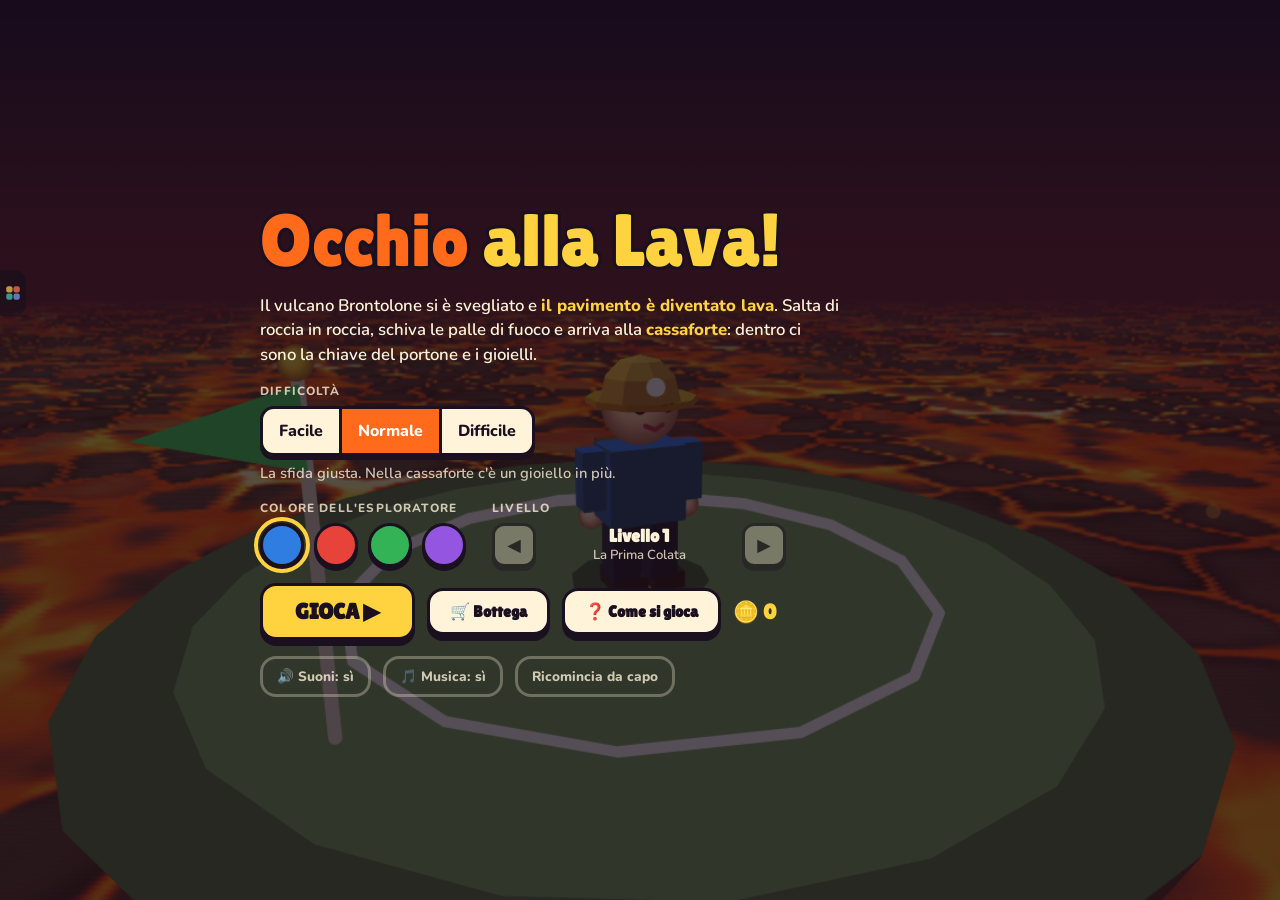
<file: giochi/occhio-alla-lava/index.html>
<!doctype html>
<html lang="it">
<head>
<meta charset="utf-8">
<meta name="viewport" content="width=device-width,initial-scale=1,maximum-scale=1,user-scalable=no,viewport-fit=cover">
<meta name="description" content="Occhio alla Lava! Il pavimento è lava: salta sulle rocce, schiva i vulcani, apri la cassaforte. Gioco 3D da browser.">
<meta name="theme-color" content="#1a0f1f">
<title>Occhio alla Lava!</title>
<link rel="icon" href="data:image/svg+xml,<svg xmlns=%22http://www.w3.org/2000/svg%22 viewBox=%220 0 100 100%22><text y=%22.9em%22 font-size=%2290%22>🌋</text></svg>">
<link rel="stylesheet" href="https://fonts.googleapis.com/css2?family=Lilita+One&family=Nunito:wght@600;800&display=swap">
<style>
/* Il gioco riempie lo schermo; sopra stanno il cruscotto (cuori, cibo, acqua, crediti) e un pannello alla volta. */
:root{
  --notte:#1a0f1f; --lava:#ff6b1a; --sole:#ffd23f; --crema:#fff3da; --inch:#1a1020;
  --acqua:#35c9e8; --erba:#7ddc5a; --rosso:#ff4d5e; --velo:rgba(22,10,22,.72); --tenue:rgba(255,243,218,.78);
  --display:"Lilita One","Arial Rounded MT Bold","Arial Black",sans-serif;
  --testo:"Nunito",system-ui,-apple-system,"Segoe UI",sans-serif;
  color-scheme:dark;
}
html,body{height:100%;margin:0}
[hidden]{display:none!important}
body{background:var(--notte);color:var(--crema);font-family:var(--testo);font-weight:600;overflow:hidden;
  -webkit-user-select:none;user-select:none;-webkit-tap-highlight-color:transparent}
#gioco{position:fixed;inset:0;width:100%;height:100%;display:block;touch-action:none}
button{font:inherit;color:inherit;cursor:pointer}

/* ---------- cruscotto ---------- */
#hud{position:fixed;inset:0;pointer-events:none;
  padding:calc(env(safe-area-inset-top,0px) + 10px) max(12px,env(safe-area-inset-right,0px)) calc(env(safe-area-inset-bottom,0px) + 10px) max(12px,env(safe-area-inset-left,0px))}
#hud>*{position:absolute}
.hud-sx{top:inherit;left:max(12px,env(safe-area-inset-left,0px));top:calc(env(safe-area-inset-top,0px) + 10px);display:flex;flex-direction:column;gap:6px}
.scheda{background:rgba(26,16,32,.72);border:2px solid rgba(255,243,218,.25);border-radius:14px;padding:6px 10px}
#cuori{font-size:1.5rem;letter-spacing:2px;line-height:1.1}
.barra{display:flex;align-items:center;gap:6px;font-size:1.05rem}
.barra i{display:block;width:118px;height:13px;border-radius:8px;background:rgba(255,255,255,.16);overflow:hidden}
.barra b{display:block;height:100%;width:100%;border-radius:8px;background:var(--erba);transition:width .25s}
.barra.acqua b{background:var(--acqua)}
.barra.poco b{background:var(--rosso);animation:lampo .5s infinite alternate}
@keyframes lampo{to{opacity:.35}}
.hud-centro{top:calc(env(safe-area-inset-top,0px) + 10px);left:50%;transform:translateX(-50%);text-align:center;width:min(36vw,340px)}
#percorso{position:relative;height:12px;border-radius:8px;background:rgba(26,16,32,.72);border:2px solid rgba(255,243,218,.25)}
#percorso b{display:block;height:100%;width:0;border-radius:8px;background:linear-gradient(90deg,var(--lava),var(--sole))}
#percorso span{position:absolute;right:-12px;top:-9px;font-size:1.1rem}
#liv-nome{margin-top:5px;font-family:var(--display);font-size:1rem;text-shadow:0 2px 0 var(--inch)}
.hud-dx{top:calc(env(safe-area-inset-top,0px) + 10px);right:max(12px,env(safe-area-inset-right,0px));display:flex;align-items:center;gap:8px}
#crediti{font-family:var(--display);font-size:1.3rem;color:var(--sole)}
#chiave{font-size:1.5rem;animation:dondola 1s infinite alternate ease-in-out}
@keyframes dondola{from{transform:rotate(-14deg)}to{transform:rotate(14deg)}}
#b-pausa{pointer-events:auto;width:44px;height:44px;border-radius:12px;border:2px solid rgba(255,243,218,.35);background:rgba(26,16,32,.72);font-size:1.1rem}
#attrezzi{left:max(12px,env(safe-area-inset-left,0px));bottom:calc(env(safe-area-inset-bottom,0px) + 12px);display:flex;gap:8px}
.att{pointer-events:auto;position:relative;width:60px;height:60px;border-radius:14px;border:2px solid rgba(255,243,218,.35);
  background:rgba(26,16,32,.72);display:grid;place-items:center;font-size:1.6rem;padding:0}
.att b{position:absolute;right:-5px;top:-7px;min-width:22px;height:22px;border-radius:11px;background:var(--sole);color:var(--inch);
  font-size:.8rem;font-weight:800;display:grid;place-items:center}
.att kbd{position:absolute;left:4px;bottom:1px;font:800 .62rem var(--testo);opacity:.75}
.att.vuoto{opacity:.42}
.att.passivo{pointer-events:none}
body.tocco #attrezzi{left:auto;right:max(12px,env(safe-area-inset-right,0px));bottom:calc(env(safe-area-inset-bottom,0px) + 150px);flex-direction:column}
body.tocco .att kbd{display:none}

#avviso{position:fixed;left:50%;top:22%;transform:translate(-50%,0);max-width:min(88vw,560px);text-align:center;pointer-events:none;
  font-family:var(--display);font-size:clamp(1.15rem,3.4vw,1.7rem);line-height:1.2;color:var(--crema);
  background:rgba(26,16,32,.82);border:3px solid var(--sole);border-radius:16px;padding:10px 18px;opacity:0;transition:opacity .25s}
#avviso.su{opacity:1}

/* ---------- comandi a tocco ---------- */
#tocco{position:fixed;inset:0;pointer-events:none}
#leva-zona{position:absolute;left:0;bottom:0;width:50%;height:62%;pointer-events:auto;touch-action:none}
#leva{position:absolute;left:calc(env(safe-area-inset-left,0px) + 34px);bottom:calc(env(safe-area-inset-bottom,0px) + 34px);width:120px;height:120px;border-radius:50%;
  background:rgba(255,243,218,.14);border:3px solid rgba(255,243,218,.4)}
#leva i{position:absolute;left:50%;top:50%;width:54px;height:54px;margin:-27px;border-radius:50%;background:rgba(255,243,218,.75)}
#t-salta{position:absolute;right:calc(env(safe-area-inset-right,0px) + 26px);bottom:calc(env(safe-area-inset-bottom,0px) + 30px);width:112px;height:112px;border-radius:50%;
  pointer-events:auto;touch-action:none;border:4px solid var(--inch);background:var(--sole);color:var(--inch);font-family:var(--display);font-size:1.25rem;box-shadow:0 6px 0 var(--inch)}
#t-salta:active{transform:translateY(4px);box-shadow:0 2px 0 var(--inch)}

/* ---------- pannelli ---------- */
.velo{position:fixed;inset:0;display:flex;overflow-y:auto;background:var(--velo);touch-action:pan-y;
  padding:calc(env(safe-area-inset-top,0px) + 18px) max(16px,env(safe-area-inset-right,0px)) calc(env(safe-area-inset-bottom,0px) + 18px) max(16px,env(safe-area-inset-left,0px))}
.pannello{margin:auto;width:100%;max-width:760px;display:flex;flex-direction:column;gap:16px}
.pannello.piccolo{max-width:460px;align-items:center;text-align:center}
h1,h2{font-family:var(--display);font-weight:400;margin:0;line-height:1.02;text-wrap:balance;color:var(--sole);
  -webkit-text-stroke:6px var(--inch);paint-order:stroke fill}
h1{font-size:clamp(2.4rem,9vw,4.6rem);color:var(--lava)}
h1 span{color:var(--sole)}
h2{font-size:clamp(1.9rem,7vw,3rem)}
h3{font-family:var(--display);font-weight:400;font-size:1.15rem;margin:0;color:var(--sole)}
p{margin:0;line-height:1.45}
.sotto{font-size:1.05rem;max-width:58ch}
.sotto b{color:var(--sole);font-weight:800}
.gruppo{display:flex;flex-direction:column;gap:7px}
.etichetta{font-size:.74rem;font-weight:800;letter-spacing:.1em;text-transform:uppercase;color:var(--tenue)}
.riga{display:flex;flex-wrap:wrap;gap:12px;align-items:center}
.seg{display:flex;border:3px solid var(--inch);border-radius:14px;overflow:hidden;box-shadow:0 4px 0 var(--inch)}
.seg button{font-weight:800;font-size:1rem;padding:11px 16px;border:0;background:var(--crema);color:var(--inch)}
.seg button+button{border-left:3px solid var(--inch)}
.seg button[aria-pressed="true"]{background:var(--lava);color:#fff}
.nota{font-size:.92rem;color:var(--tenue);min-height:1.4em}
.colori{display:flex;gap:10px}
.colori button{width:44px;height:44px;border-radius:50%;border:3px solid var(--inch);box-shadow:0 4px 0 var(--inch);padding:0}
.colori button[aria-pressed="true"]{outline:4px solid var(--sole);outline-offset:2px}
.passi{display:flex;align-items:center;gap:8px}
.passi button{width:44px;height:44px;border-radius:12px;border:3px solid var(--inch);background:var(--crema);color:var(--inch);font-weight:800;font-size:1.1rem;box-shadow:0 4px 0 var(--inch)}
.passi button:disabled{opacity:.35}
.passi div{min-width:190px;text-align:center;font-family:var(--display);font-size:1.1rem}
.passi small{display:block;font-family:var(--testo);font-size:.82rem;color:var(--tenue)}
.tasto{font-family:var(--display);font-size:1.35rem;padding:13px 32px;border:3px solid var(--inch);border-radius:16px;
  background:var(--sole);color:var(--inch);box-shadow:0 6px 0 var(--inch);transition:transform .08s,box-shadow .08s}
.tasto:active{transform:translateY(4px);box-shadow:0 2px 0 var(--inch)}
.tasto.secondo{background:var(--crema);font-size:1.02rem;padding:11px 20px}
.tasto.piano{background:transparent;color:var(--tenue);border-color:rgba(255,243,218,.3);box-shadow:none;font-family:var(--testo);font-weight:800;font-size:.85rem;padding:8px 14px}
.borsa{font-family:var(--display);font-size:1.3rem;color:var(--sole)}
.lista{display:grid;grid-template-columns:repeat(2,minmax(0,1fr));gap:8px 22px;font-size:.98rem}
.lista p b{color:var(--sole);font-weight:800}
.conto{display:grid;grid-template-columns:auto auto;gap:6px 22px;font-size:1.1rem;text-align:left}
.conto b{color:var(--sole);font-weight:800;text-align:right}

/* bottega */
.banco{background:rgba(255,243,218,.08);border:2px solid rgba(255,243,218,.22);border-radius:16px;padding:12px 14px;display:flex;flex-wrap:wrap;gap:10px 18px;align-items:center}
.banco .gem{font-size:1rem}
.banco .gem small{color:var(--tenue)}
.merci{display:grid;grid-template-columns:repeat(auto-fill,minmax(215px,1fr));gap:12px}
.merce{background:var(--crema);color:var(--inch);border:3px solid var(--inch);border-radius:16px;box-shadow:0 5px 0 var(--inch);padding:10px 12px 12px;display:flex;flex-direction:column;gap:5px}
.merce .ico{font-size:2rem;line-height:1}
.merce .nome{font-family:var(--display);font-size:1.08rem;line-height:1.05}
.merce .desc{font-size:.84rem;line-height:1.3;flex:1}
.merce .hai{font-size:.78rem;font-weight:800;opacity:.7}
.merce button{margin-top:4px;font-family:var(--display);font-size:1rem;padding:8px 10px;border-radius:12px;border:3px solid var(--inch);background:var(--sole);color:var(--inch)}
.merce button:disabled{background:#d9d2c0;opacity:.6;cursor:default}
.merce button.fatto{background:var(--erba)}

@media (max-width:640px){
  .lista{grid-template-columns:1fr}
  .barra i{width:84px}
  .hud-centro{width:30vw}
  #liv-nome{font-size:.82rem}
  #cuori{font-size:1.2rem}
}
</style>
</head>
<body>
<canvas id="gioco" aria-label="Campo di gioco"></canvas>

<div id="hud" hidden>
  <div class="hud-sx scheda">
    <div id="cuori" aria-label="Vite"></div>
    <div class="barra" id="r-cibo" title="Cibo"><span>🍎</span><i><b id="b-cibo"></b></i></div>
    <div class="barra acqua" id="r-acqua" title="Acqua"><span>💧</span><i><b id="b-acqua"></b></i></div>
  </div>
  <div class="hud-centro"><div id="percorso"><b></b><span>🏁</span></div><div id="liv-nome"></div></div>
  <div class="hud-dx"><div id="chiave" hidden>🗝️</div><div class="scheda" id="crediti">🪙 <span>0</span></div><button id="b-pausa" aria-label="Pausa">⏸</button></div>
  <div id="attrezzi">
    <button class="att" id="a-molle" title="Scarpe a molla (tasto E)"><span>🦘</span><b>0</b><kbd>E</kbd></button>
    <button class="att" id="a-ghiaccio" title="Ghiacciolo magico (tasto Q)"><span>❄️</span><b>0</b><kbd>Q</kbd></button>
    <div class="att passivo" id="a-scudo" title="Scudo a bolla: si usa da solo"><span>🛡️</span><b>0</b></div>
    <div class="att passivo" id="a-merenda" title="Merenda di scorta: si usa da sola"><span>🥪</span><b>0</b></div>
  </div>
</div>
<div id="tocco" hidden><div id="leva-zona"><div id="leva"><i></i></div></div><button id="t-salta">SALTA</button></div>
<div id="avviso" role="status"></div>

<div class="velo" id="s-menu">
  <div class="pannello">
    <h1>Occhio <span>alla Lava!</span></h1>
    <p class="sotto">Il vulcano Brontolone si è svegliato e <b>il pavimento è diventato lava</b>. Salta di roccia in roccia, schiva le palle di fuoco e arriva alla <b>cassaforte</b>: dentro ci sono la chiave del portone e i gioielli.</p>
    <div class="gruppo"><span class="etichetta">Difficoltà</span>
      <div class="riga"><div class="seg" id="m-dif">
        <button data-d="facile">Facile</button><button data-d="normale">Normale</button><button data-d="difficile">Difficile</button>
      </div></div>
      <p class="nota" id="m-dif-nota"></p>
    </div>
    <div class="riga" style="gap:26px">
      <div class="gruppo"><span class="etichetta">Colore dell'esploratore</span><div class="colori" id="m-colori"></div></div>
      <div class="gruppo"><span class="etichetta">Livello</span>
        <div class="passi"><button id="m-liv-giu" aria-label="Livello prima">◀</button><div id="m-liv"></div><button id="m-liv-su" aria-label="Livello dopo">▶</button></div>
      </div>
    </div>
    <div class="riga">
      <button class="tasto" id="m-gioca">GIOCA ▶</button>
      <button class="tasto secondo" id="m-bottega">🛒 Bottega</button>
      <button class="tasto secondo" id="m-come">❓ Come si gioca</button>
      <span class="borsa">🪙 <span id="m-crediti">0</span></span>
    </div>
    <div class="riga">
      <button class="tasto piano" id="m-suoni"></button>
      <button class="tasto piano" id="m-musica"></button>
      <button class="tasto piano" id="m-azzera">Ricomincia da capo</button>
    </div>
  </div>
</div>

<div class="velo" id="s-come" hidden>
  <div class="pannello">
    <h2>Come si gioca</h2>
    <div class="lista">
      <p>🕹️ <b>Muoviti</b> con le frecce o con WASD. Su telefono e tablet: la leva a sinistra.</p>
      <p>⬆️ <b>Salta</b> con la barra spaziatrice. Su telefono: il tasto SALTA.</p>
      <p>🌋 <b>Non toccare la lava!</b> Hai 3 cuori. Se cadi riparti dall'ultima bandiera.</p>
      <p>🔴 <b>Cerchi rossi</b>: lì sta per cadere una palla di fuoco. Scappa!</p>
      <p>🍎💧 <b>Mele e borracce</b>: tengono piene le barre di cibo e acqua. Se una si svuota perdi un cuore.</p>
      <p>🪙 <b>Monete</b>: sono i crediti da spendere alla bottega.</p>
      <p>🟦 <b>Rocce azzurre</b> si muovono. <b>Rocce chiare</b> franano: non fermarti!</p>
      <p>🗝️ In fondo c'è la <b>cassaforte</b>: prendi la chiave, apri il portone ed entra nel portale.</p>
      <p>💎 I <b>gioielli</b> si vendono alla bottega in cambio di crediti.</p>
      <p>🦘 <b>E</b> = scarpe a molla · ❄️ <b>Q</b> = ghiacciolo magico · <b>P</b> = pausa.</p>
    </div>
    <div class="riga"><button class="tasto" id="c-ok">Ho capito!</button></div>
  </div>
</div>

<div class="velo" id="s-bottega" hidden>
  <div class="pannello">
    <div class="riga" style="justify-content:space-between"><h2>La Bottega</h2><span class="borsa">🪙 <span id="bt-crediti">0</span></span></div>
    <div class="banco"><h3>I tuoi gioielli</h3><span id="bt-gemme"></span><button class="tasto secondo" id="bt-vendi"></button></div>
    <div class="merci" id="bt-lista"></div>
    <div class="riga"><button class="tasto" id="bt-avanti"></button><button class="tasto secondo" id="bt-menu">Menu</button></div>
  </div>
</div>

<div class="velo" id="s-pausa" hidden>
  <div class="pannello piccolo">
    <h2>Pausa</h2>
    <button class="tasto" id="p-riprendi">Riprendi ▶</button>
    <button class="tasto secondo" id="p-rifai">Ricomincia il livello</button>
    <button class="tasto secondo" id="p-menu">Torna al menu</button>
  </div>
</div>

<div class="velo" id="s-vinto" hidden>
  <div class="pannello piccolo">
    <h2>Livello superato!</h2>
    <p class="sotto" id="v-testo"></p>
    <div class="conto" id="v-conto"></div>
    <button class="tasto" id="v-bottega">🛒 Alla bottega</button>
    <button class="tasto secondo" id="v-avanti">Livello successivo ▶</button>
  </div>
</div>

<div class="velo" id="s-perso" hidden>
  <div class="pannello piccolo">
    <h2>Ahi, che scottata!</h2>
    <p class="sotto">Hai finito i cuori. Niente paura: gli attrezzi che avevi usato in questo livello ti tornano in tasca.</p>
    <button class="tasto" id="x-rifai">Riprova ▶</button>
    <button class="tasto secondo" id="x-bottega">🛒 Alla bottega</button>
    <button class="tasto secondo" id="x-menu">Menu</button>
  </div>
</div>

<div class="velo" id="s-finale" hidden>
  <div class="pannello piccolo">
    <h2>🏆 Hai domato Brontolone!</h2>
    <p class="sotto">Hai superato tutti gli 8 livelli: sei il <b>re del vulcano</b>. Da adesso ci sono i livelli extra, sempre più lunghi.</p>
    <button class="tasto" id="f-bottega">🛒 Alla bottega</button>
    <button class="tasto secondo" id="f-menu">Menu</button>
  </div>
</div>

<div class="velo" id="s-errore" hidden>
  <div class="pannello piccolo"><h2>Ops!</h2><p class="sotto">Il gioco non riesce a partire. Ricarica la pagina o prova con un altro browser.</p></div>
</div>

<script>
(() => {
'use strict';
const $ = s => document.querySelector(s);

/* ============ numeri del gioco ============ */
const VEL = 6.2, SALTO = 9.8, GRAV = 25, RAG = 0.35;
const DIF = {
  facile:    { nome:'Facile',    id:0, gapMin:1.1, gapMax:2.1, rMin:2.1, rMax:2.8, lung:.8,  band:4, fame:80, eruz:10,  volo:3.1, bombe:0, gemme:0,
               nota:'Rocce grandi e vicine, vulcani pigri, tante bandiere.' },
  normale:   { nome:'Normale',   id:1, gapMin:1.6, gapMax:2.8, rMin:1.8, rMax:2.5, lung:1,   band:6, fame:55, eruz:7.5, volo:2.6, bombe:0, gemme:1,
               nota:'La sfida giusta. Nella cassaforte c\'è un gioiello in più.' },
  difficile: { nome:'Difficile', id:2, gapMin:2.2, gapMax:3.5, rMin:1.5, rMax:2.2, lung:1.2, band:8, fame:42, eruz:5.5, volo:2.2, bombe:1, gemme:2,
               nota:'Rocce piccole e lontane, vulcani scatenati. Due gioielli in più.' },
};
const NOMI = ['La Prima Colata','Rocce Ballerine','Il Sentiero che Frana','Notte di Scintille','La Gola del Drago','Pioggia di Fuoco','Il Cuore del Vulcano','La Bocca di Brontolone'];
const TEMI = [
  { alto:0x1c1030, basso:0x6a2230 }, { alto:0x2b1016, basso:0x8a3a18 },
  { alto:0x0a1230, basso:0x33224e }, { alto:0x2a1a0c, basso:0x7a4a14 },
];
const COLORI = [0x2f7de1, 0xe8433a, 0x34b356, 0x9455e0];
const GEMME = {
  rubino:   { nome:'Rubino',   val:15, col:0xff2d55, ico:'🔴' },
  smeraldo: { nome:'Smeraldo', val:25, col:0x22d66b, ico:'🟢' },
  diamante: { nome:'Diamante', val:40, col:0x9fe8ff, ico:'💎' },
};
const CATALOGO = [
  { id:'molle',    ico:'🦘', nome:'Scarpe a molla',    desc:'3 super salti: voli in alto e in lungo. Tasto E.', prezzo:30, tipo:'cons', qta:3 },
  { id:'ghiaccio', ico:'❄️', nome:'Ghiacciolo magico', desc:'Congela lava e vulcani per 8 secondi: sulla lava ci cammini! Tasto Q.', prezzo:40, tipo:'cons', qta:1 },
  { id:'scudo',    ico:'🛡️', nome:'Scudo a bolla',     desc:'Ti salva una volta da una palla di fuoco o da un tuffo nella lava. Si usa da solo.', prezzo:35, tipo:'cons', qta:1 },
  { id:'merenda',  ico:'🥪', nome:'Merenda di scorta', desc:'Panino e borraccia: quando hai fame o sete si usano da soli.', prezzo:20, tipo:'cons', qta:1 },
  { id:'calamita', ico:'🧲', nome:'Calamita',          desc:'Le monete vicine volano da te. Vale per sempre.', prezzo:120, tipo:'perm' },
  { id:'mantello', ico:'🪂', nome:'Mantello aliante',  desc:'In aria tieni premuto SALTA e scendi piano piano. Vale per sempre.', prezzo:180, tipo:'perm' },
  { id:'cuore',    ico:'❤️', nome:'Cuore in più',      desc:'Un cuore in più a ogni livello, fino a 5.', prezzo:150, tipo:'cuore' },
  { id:'pompiere', ico:'⛑️', nome:'Elmo da pompiere',  desc:'Rosso fuoco, per fare bella figura.', prezzo:40, tipo:'cappello' },
  { id:'elica',    ico:'🚁', nome:'Cappello con elica', desc:'L\'elica gira davvero.', prezzo:70, tipo:'cappello' },
  { id:'corona',   ico:'👑', nome:'Corona del vulcano', desc:'Solo per veri re e regine della lava.', prezzo:110, tipo:'cappello' },
];

const clamp = (v,a,b) => Math.max(a, Math.min(b, v)), lerp = (a,b,t) => a + (b-a)*t;
const avvicina = (a,b,d) => a < b ? Math.min(a+d, b) : Math.max(a-d, b);
function rng(seme){ let a = seme>>>0; return () => { a |= 0; a = a + 0x6D2B79F5 | 0; let t = Math.imul(a ^ a>>>15, 1|a); t = t + Math.imul(t ^ t>>>7, 61|t) ^ t; return ((t ^ t>>>14)>>>0) / 4294967296; }; }
function angVerso(a,b,t){ const d = ((b-a+Math.PI) % (2*Math.PI) + 2*Math.PI) % (2*Math.PI) - Math.PI; return a + d*Math.min(1,t); }

/* ============ salvataggio ============ */
const CHIAVE_SALVA = 'occhio-alla-lava-v1';
const NUOVO = () => ({ crediti:0, gemme:{rubino:0,smeraldo:0,diamante:0}, molle:2, ghiaccio:0, scudo:0, merenda:0,
  calamita:false, mantello:false, cuoriMax:3, cappelli:[], cappello:null, sbloccato:1, dif:'normale', colore:0, suoni:true, musica:true, finito:false });
let S = NUOVO();
try { const j = JSON.parse(localStorage.getItem(CHIAVE_SALVA) || 'null'); if (j) { S = Object.assign(NUOVO(), j); S.gemme = Object.assign(NUOVO().gemme, j.gemme || {}); } } catch(e){}
if (!DIF[S.dif]) S.dif = 'normale';
function salva(){ try { localStorage.setItem(CHIAVE_SALVA, JSON.stringify(S)); } catch(e){} }

/* ============ suoni (fatti al volo, niente file) ============ */
let AC = null, uscita = null, rumore = null;
function audio(){
  if (!AC) { try {
    AC = new (window.AudioContext || window.webkitAudioContext)();
    uscita = AC.createGain(); uscita.gain.value = .55; uscita.connect(AC.destination);
    rumore = AC.createBuffer(1, AC.sampleRate, AC.sampleRate); const d = rumore.getChannelData(0); for (let i=0;i<d.length;i++) d[i] = Math.random()*2-1;
  } catch(e){ AC = null; } }
  if (AC && AC.state === 'suspended') AC.resume();
}
function nota(f, dur, tipo, vol, f2, rit, forza){
  if (!AC || (!S.suoni && !forza)) return;
  const t = AC.currentTime + (rit||0), o = AC.createOscillator(), g = AC.createGain();
  o.type = tipo || 'sine'; o.frequency.setValueAtTime(f, t); if (f2) o.frequency.exponentialRampToValueAtTime(f2, t+dur);
  g.gain.setValueAtTime(vol || .2, t); g.gain.exponentialRampToValueAtTime(.001, t+dur);
  o.connect(g); g.connect(uscita); o.start(t); o.stop(t+dur+.03);
}
function soffio(dur, vol, f, f2, rit){
  if (!AC || !S.suoni) return;
  const t = AC.currentTime + (rit||0), s = AC.createBufferSource(), fl = AC.createBiquadFilter(), g = AC.createGain();
  s.buffer = rumore; s.loop = true; fl.type = 'lowpass'; fl.frequency.setValueAtTime(f, t); if (f2) fl.frequency.exponentialRampToValueAtTime(f2, t+dur);
  g.gain.setValueAtTime(vol, t); g.gain.exponentialRampToValueAtTime(.001, t+dur);
  s.connect(fl); fl.connect(g); g.connect(uscita); s.start(t); s.stop(t+dur+.03);
}
const SUONO = {
  salto(){ nota(320,.16,'square',.09,640); },
  molla(){ nota(180,.4,'sawtooth',.12,1300); nota(360,.4,'square',.05,2000); },
  atterra(){ soffio(.09,.12,500,200); },
  moneta(){ nota(988,.07,'square',.08); nota(1319,.16,'square',.08,null,.07); },
  gnam(){ nota(420,.08,'triangle',.2,300); nota(520,.1,'triangle',.2,360,.1); },
  glu(){ nota(300,.1,'sine',.25,600); nota(360,.1,'sine',.25,720,.12); },
  cuore(){ nota(523,.1,'triangle',.2); nota(659,.1,'triangle',.2,null,.1); nota(784,.2,'triangle',.2,null,.2); },
  gemma(){ nota(1568,.1,'sine',.15); nota(2093,.25,'sine',.15,null,.08); },
  ahi(){ nota(300,.3,'sawtooth',.2,90); soffio(.25,.2,1200,300); },
  lava(){ soffio(.9,.35,3000,300); nota(160,.5,'sawtooth',.15,50); },
  rombo(){ soffio(1.3,.5,160,60); nota(55,1.1,'sawtooth',.18,38); },
  botto(){ soffio(.45,.45,900,120); nota(110,.3,'square',.12,40); },
  bandiera(){ nota(659,.1,'square',.09); nota(880,.2,'square',.09,null,.1); },
  frana(){ soffio(.6,.3,400,90); },
  gelo(){ nota(1800,.6,'sine',.12,300); soffio(.6,.15,6000,1500); },
  scudo(){ nota(500,.3,'sine',.2,1000); },
  chiave(){ [784,988,1175,1568].forEach((f,i) => nota(f,.16,'square',.09,null,i*.09)); },
  portone(){ soffio(.8,.3,300,120); nota(98,.7,'sawtooth',.12,65); },
  vittoria(){ [523,659,784,1047,784,1047,1319].forEach((f,i) => nota(f,.22,'square',.1,null,i*.13)); },
  perso(){ [392,330,262,196].forEach((f,i) => nota(f,.3,'triangle',.18,null,i*.2)); },
  cassa(){ nota(1319,.08,'square',.09); nota(1760,.2,'square',.09,null,.08); },
  no(){ nota(160,.18,'square',.1,120); },
  tic(){ nota(660,.05,'square',.06); },
};
// musichetta: un giro di 32 passi, sempre lo stesso
const MUS = { passo:0, prox:0 };
const SCALA = [220, 261.6, 293.7, 329.6, 392, 440, 523.3, 587.3];
const MEL = [0,2,4,2,5,4,2,1, 0,2,4,5,7,5,4,2, 3,5,4,2,3,2,1,0, 2,4,5,4,2,1,0,-1];
const BAS = [110,110,130.8,146.8,110,110,98,98];
setInterval(() => {
  if (!AC || AC.state !== 'running') return;
  if (MUS.prox < AC.currentTime - .5) MUS.prox = AC.currentTime + .05;
  while (MUS.prox < AC.currentTime + .3) {
    const i = MUS.passo % 32;
    if (S.musica && app.modo === 'gioco') {
      const r = MUS.prox - AC.currentTime;
      if (MEL[i] >= 0) nota(SCALA[MEL[i]], .19, 'triangle', .045, null, r, true);
      if (i % 4 === 0) nota(BAS[i/4|0], .42, 'sine', .09, null, r, true);
    }
    MUS.passo++; MUS.prox += .2;
  }
}, 80);

/* ============ motore 3D disegnato a mano ============ */
// Niente scheda video e niente librerie: ogni oggetto è fatto di facce piatte, palle e linee.
// A ogni fotogramma si calcola dove cadono sullo schermo e si dipingono dalla più lontana alla più vicina.
const tela = $('#gioco'), ctx = tela.getContext('2d', { alpha:false });
let W = 0, H = 0, CX = 0, CY = 0, FOC = 1, TANH = 1, ritratto = false;
const cam = { x:0, y:5, z:8, fx:0, fy:0, fz:-1, rx:1, ry:0, rz:0, ux:0, uy:1, uz:0 };
const VICINO = .25, NEB0 = 26, NEB1 = 78;
let NEB = [106, 34, 48], NEB_CSS = 'rgb(106,34,48)', CIELO_CSS = 'rgb(28,16,48)';
const LX = .47, LY = .78, LZ = .41;
let gelo01 = 0;
function misura(){
  const cw = window.innerWidth, ch = window.innerHeight, s = Math.min(window.devicePixelRatio || 1, 2, Math.sqrt(9e5/(cw*ch)));
  W = tela.width = Math.max(2, Math.round(cw*s)); H = tela.height = Math.max(2, Math.round(ch*s)); CX = W/2; CY = H/2;
  if (typeof telaLava !== 'undefined'){ telaLava.width = Math.ceil(W/RID); telaLava.height = Math.ceil(H/RID); }
  ritratto = cw/ch < .85; FOC = CY/Math.tan((ritratto ? 74 : 60)*Math.PI/360); TANH = CX/FOC; ctx.lineJoin = 'round'; ctx.lineCap = 'round';
}
window.addEventListener('resize', misura);
function guarda(px, py, pz, tx, ty, tz){
  let fx = tx-px, fy = ty-py, fz = tz-pz; const l = Math.hypot(fx, fy, fz) || 1; fx /= l; fy /= l; fz /= l;
  let rx = -fz, rz = fx; const rl = Math.hypot(rx, rz) || 1; rx /= rl; rz /= rl;
  Object.assign(cam, { x:px, y:py, z:pz, fx, fy, fz, rx, ry:0, rz, ux:-rz*fy, uy:rz*fx - rx*fz, uz:rx*fy });
}

// matrici 3x4: spostano, girano, ingrandiscono
const mTr = (x,y,z) => [1,0,0,x, 0,1,0,y, 0,0,1,z];
const mSc = (x,y,z) => [x,0,0,0, 0,(y === undefined ? x : y),0,0, 0,0,(z === undefined ? x : z),0];
const mRx = a => { const c = Math.cos(a), s = Math.sin(a); return [1,0,0,0, 0,c,-s,0, 0,s,c,0]; };
const mRy = a => { const c = Math.cos(a), s = Math.sin(a); return [c,0,s,0, 0,1,0,0, -s,0,c,0]; };
const mRz = a => { const c = Math.cos(a), s = Math.sin(a); return [c,-s,0,0, s,c,0,0, 0,0,1,0]; };
function mMul(a, b){ return [
  a[0]*b[0]+a[1]*b[4]+a[2]*b[8], a[0]*b[1]+a[1]*b[5]+a[2]*b[9], a[0]*b[2]+a[1]*b[6]+a[2]*b[10], a[0]*b[3]+a[1]*b[7]+a[2]*b[11]+a[3],
  a[4]*b[0]+a[5]*b[4]+a[6]*b[8], a[4]*b[1]+a[5]*b[5]+a[6]*b[9], a[4]*b[2]+a[5]*b[6]+a[6]*b[10], a[4]*b[3]+a[5]*b[7]+a[6]*b[11]+a[7],
  a[8]*b[0]+a[9]*b[4]+a[10]*b[8], a[8]*b[1]+a[9]*b[5]+a[10]*b[9], a[8]*b[2]+a[9]*b[6]+a[10]*b[10], a[8]*b[3]+a[9]*b[7]+a[10]*b[11]+a[11] ]; }
const mCat = (...m) => m.reduce(mMul);

// forme di base. Le facce hanno i vertici in senso antiorario visti da fuori.
const rgb = h => [(h>>16)&255, (h>>8)&255, h&255];
const colore = c => Array.isArray(c) ? c : rgb(c);
function gBox(w, h, d, c, o){
  const x = w/2, y = h/2, z = d/2, C = colore(c);
  return { v:[-x,-y,-z, x,-y,-z, -x,y,-z, x,y,-z, -x,-y,z, x,-y,z, -x,y,z, x,y,z],
    f:[[1,3,7,5],[0,4,6,2],[2,6,7,3],[0,1,5,4],[4,5,7,6],[0,2,3,1]].map(i => Object.assign({ k:'p', i, c:C }, o)) };
}
function gCil(rt, rb, h, n, c, o){
  const g = { v:[], f:[] }, C = colore(c);
  for (const [r, y] of [[rt, h/2], [rb, -h/2]]) for (let i=0;i<n;i++){ const a = i*2*Math.PI/n; g.v.push(Math.sin(a)*r, y, Math.cos(a)*r); }
  for (let i=0;i<n;i++){ const j = (i+1)%n; g.f.push(Object.assign({ k:'p', i:[i, n+i, n+j, j], c:C }, o)); }
  const giro = [...Array(n).keys()];
  if (rt > 0) g.f.push(Object.assign({ k:'p', i:giro, c:C }, o));
  if (rb > 0) g.f.push(Object.assign({ k:'p', i:giro.map(i => 2*n-1-i), c:C }, o));
  return g;
}
function gCono(r, h, n, c, o){
  const g = { v:[0,h,0], f:[] }, C = colore(c);
  for (let i=0;i<n;i++){ const a = i*2*Math.PI/n; g.v.push(Math.sin(a)*r, 0, Math.cos(a)*r); }
  for (let i=0;i<n;i++) g.f.push(Object.assign({ k:'p', i:[0, 1+i, 1+(i+1)%n], c:C }, o));
  return g;
}
function gCupola(r, n, c, o){
  const g = { v:[], f:[] }, C = colore(c), A = 3;
  for (let j=0;j<A;j++){ const f = j*Math.PI/2/A; for (let i=0;i<n;i++){ const a = i*2*Math.PI/n; g.v.push(Math.sin(a)*r*Math.cos(f), r*Math.sin(f), Math.cos(a)*r*Math.cos(f)); } }
  g.v.push(0, r, 0);
  for (let j=0;j<A-1;j++) for (let i=0;i<n;i++){ const k = (i+1)%n; g.f.push(Object.assign({ k:'p', i:[(j+1)*n+i, j*n+i, j*n+k, (j+1)*n+k], c:C }, o)); }
  for (let i=0;i<n;i++) g.f.push(Object.assign({ k:'p', i:[A*n, (A-1)*n+i, (A-1)*n+(i+1)%n], c:C }, o));
  return g;
}
function gOtta(r, h, c, o){
  const C = colore(c), g = { v:[0,h,0, 0,-h,0, 0,0,r, r,0,0, 0,0,-r, -r,0,0], f:[] };
  for (let i=0;i<4;i++){ const a = 2+i, b = 2+(i+1)%4; g.f.push(Object.assign({ k:'p', i:[0,a,b], c:C }, o), Object.assign({ k:'p', i:[1,b,a], c:C.map(v => v*.8) }, o)); }
  return g;
}
const gSfera = (r, c, o) => ({ v:[0,0,0], f:[Object.assign({ k:'s', i:[0], r, c:colore(c) }, o)] });
function gPoli(pt, c, o){ const g = { v:[], f:[] }; for (const p of pt) g.v.push(p[0], p[1], p[2]); g.f.push(Object.assign({ k:'p', i:pt.map((_, i) => i), c:colore(c) }, o)); return g; }
function gLinea(pt, w, c, o){ const g = { v:[], f:[] }; for (const p of pt) g.v.push(p[0], p[1], p[2]); g.f.push(Object.assign({ k:'l', i:pt.map((_, i) => i), w, c:colore(c) }, o)); return g; }
const cerchio = (r, n, y, ax) => [...Array(n).keys()].map(i => { const a = i*2*Math.PI/n; return ax === 'z' ? [Math.sin(a)*r, y + Math.cos(a)*r, 0] : [Math.sin(a)*r, y, Math.cos(a)*r]; });
function agg(g, a, M){
  const base = g.v.length/3, v = a.v, s = M ? Math.hypot(M[0], M[4], M[8]) : 1;
  for (let i=0;i<v.length;i+=3){ const x = v[i], y = v[i+1], z = v[i+2];
    if (M) g.v.push(M[0]*x+M[1]*y+M[2]*z+M[3], M[4]*x+M[5]*y+M[6]*z+M[7], M[8]*x+M[9]*y+M[10]*z+M[11]); else g.v.push(x, y, z); }
  for (const f of a.f){ const n = Object.assign({}, f); n.i = f.i.map(k => k + base); if (f.r) n.r = f.r*s; if (f.w) n.w = f.w*s; g.f.push(n); }
  return g;
}
const vuota = () => ({ v:[], f:[] });
// una "rete" è una forma pronta da disegnare, con la sua posizione
function rete(g, M){
  const n = g.v.length, m = { v:Float32Array.from(g.v), w:new Float32Array(n), c:new Float32Array(n), M:M || null, sc:1, nascosta:false };
  m.f = g.f.map(f => Object.assign({}, f, { m })); return m;
}

/* ---- disegno ---- */
const lista = [];
function css(r, g, b){ return 'rgb(' + (r > 255 ? 255 : r < 0 ? 0 : r|0) + ',' + (g > 255 ? 255 : g < 0 ? 0 : g|0) + ',' + (b > 255 ? 255 : b < 0 ? 0 : b|0) + ')'; }
function disegnaStrato(reti, neb){
  lista.length = 0;
  for (const m of reti){
    if (m.nascosta) continue;
    const v = m.v, w = m.w, c = m.c, M = m.M;
    for (let i=0;i<v.length;i+=3){
      let x = v[i], y = v[i+1], z = v[i+2];
      if (M){ const X = M[0]*x+M[1]*y+M[2]*z+M[3], Y = M[4]*x+M[5]*y+M[6]*z+M[7]; z = M[8]*x+M[9]*y+M[10]*z+M[11]; x = X; y = Y; }
      w[i] = x; w[i+1] = y; w[i+2] = z;
      const dx = x-cam.x, dy = y-cam.y, dz = z-cam.z;
      c[i] = dx*cam.rx + dz*cam.rz; c[i+1] = dx*cam.ux + dy*cam.uy + dz*cam.uz; c[i+2] = dx*cam.fx + dy*cam.fy + dz*cam.fz;
    }
    for (const f of m.f){
      if (f.off) continue;
      const i = f.i; let r = f.c[0], g = f.c[1], b = f.c[2];
      if (f.k === 'p'){
        const p = i[0]*3, q = i[1]*3, t = i[2]*3;
        const ux = w[q]-w[p], uy = w[q+1]-w[p+1], uz = w[q+2]-w[p+2], vx = w[t]-w[p], vy = w[t+1]-w[p+1], vz = w[t+2]-w[p+2];
        let nx = uy*vz - uz*vy, ny = uz*vx - ux*vz, nz = ux*vy - uy*vx;
        if (nx*(w[p]-cam.x) + ny*(w[p+1]-cam.y) + nz*(w[p+2]-cam.z) >= 0){ if (!f.due) continue; nx = -nx; ny = -ny; nz = -nz; }
        let s = 0, davanti = false; for (let k=0;k<i.length;k++){ const z = c[i[k]*3+2]; s += z; if (z >= VICINO) davanti = true; }
        if (!davanti) continue;
        f._d = s/i.length + (f.b || 0);
        if (!f.em){ const l = Math.hypot(nx, ny, nz) || 1, lam = Math.max(0, (nx*LX + ny*LY + nz*LZ)/l)*.44, h = ny/l*.5 + .5;
          r *= (1 - .18*h)*.8 + lam; g *= (.5 + .36*h)*.8 + lam; b *= (.2 + .8*h)*.8 + lam; }
      } else if (f.k === 's'){
        const z = c[i[0]*3+2]; if (z < VICINO + .05) continue; f._d = z + (f.b || 0);
        if (!f.em && !f.pi){ f._s2 = css(lerp(r*1.3 + 18, NEB[0], neb), lerp(g*1.3 + 18, NEB[1], neb), lerp(b*1.3 + 18, NEB[2], neb)); f._s3 = css(lerp(r*.66, NEB[0], neb), lerp(g*.5, NEB[1], neb), lerp(b*.42, NEB[2], neb)); }
        else if (f.em && !f.pi){ f._s2 = css(r*1.2 + 70, g*1.2 + 70, b*1.2 + 70); f._s3 = css(r*.85, g*.6, b*.5); }
      } else {
        let s = 0, ok = true; for (let k=0;k<i.length;k++){ const z = c[i[k]*3+2]; s += z; if (z < VICINO) ok = false; }
        if (!ok) continue; f._d = s/i.length + (f.b || 0);
      }
      if (neb > 0){ r += (NEB[0]-r)*neb; g += (NEB[1]-g)*neb; b += (NEB[2]-b)*neb; }
      f._s = css(r, g, b); lista.push(f);
    }
  }
  lista.sort((a, b) => b._d - a._d);
  for (const f of lista) traccia(f, neb);
}
function traccia(f, neb){
  const m = f.m, c = m.c, idx = f.i, n = idx.length;
  if (f.k === 'p'){
    let dentro = 0; for (let k=0;k<n;k++) if (c[idx[k]*3+2] >= VICINO) dentro++;
    ctx.beginPath();
    if (dentro === n){
      for (let k=0;k<n;k++){ const o = idx[k]*3, s = FOC/c[o+2], X = CX + c[o]*s, Y = CY - c[o+1]*s; if (k) ctx.lineTo(X, Y); else ctx.moveTo(X, Y); }
    } else {
      let primo = true;
      for (let k=0;k<n;k++){
        const o = idx[k]*3, p = idx[(k+1)%n]*3, z0 = c[o+2], z1 = c[p+2];
        if (z0 >= VICINO){ const s = FOC/z0, X = CX + c[o]*s, Y = CY - c[o+1]*s; if (primo) ctx.moveTo(X, Y); else ctx.lineTo(X, Y); primo = false; }
        if ((z0 >= VICINO) !== (z1 >= VICINO)){ const t = (VICINO-z0)/(z1-z0), s = FOC/VICINO, X = CX + (c[o] + (c[p]-c[o])*t)*s, Y = CY - (c[o+1] + (c[p+1]-c[o+1])*t)*s;
          if (primo) ctx.moveTo(X, Y); else ctx.lineTo(X, Y); primo = false; }
      }
    }
    ctx.closePath();
    let stile = f._s;
    if (f.gl && dentro === n){
      // fianco di una roccia: in basso prende il riflesso della lava (o del ghiaccio)
      const a = idx[0]*3, b = idx[1]*3, d = idx[2]*3, e = idx[3]*3, sa = FOC/c[a+2], sb = FOC/c[b+2], sd = FOC/c[d+2], se = FOC/c[e+2];
      const g = ctx.createLinearGradient((CX + c[a]*sa + CX + c[e]*se)/2, (CY - c[a+1]*sa + CY - c[e+1]*se)/2, (CX + c[b]*sb + CX + c[d]*sd)/2, (CY - c[b+1]*sb + CY - c[d+1]*sd)/2);
      const alt = m.M ? m.M[7] : 2, da = clamp(1 - 1.5/Math.max(alt, .2), 0, .85);
      g.addColorStop(0, stile); g.addColorStop(da, stile);
      g.addColorStop(1, css(lerp(lerp(255, 150, gelo01), NEB[0], neb), lerp(lerp(120, 215, gelo01), NEB[1], neb), lerp(lerp(30, 255, gelo01), NEB[2], neb)));
      ctx.fillStyle = g; ctx.fill(); ctx.strokeStyle = stile; ctx.lineWidth = .6; ctx.stroke(); return;
    }
    ctx.fillStyle = stile;
    if (f.a){ ctx.globalAlpha = f.a; ctx.fill(); ctx.globalAlpha = 1; }
    else { ctx.fill(); ctx.strokeStyle = stile; ctx.lineWidth = 1; ctx.stroke(); }
  } else if (f.k === 's'){
    const o = idx[0]*3, s = FOC/c[o+2], X = CX + c[o]*s, Y = CY - c[o+1]*s, R = f.r*m.sc*s; if (R < .4) return;
    ctx.beginPath(); ctx.arc(X, Y, R, 0, 6.2832);
    if (R < 3.5 || f.pi) ctx.fillStyle = f._s;
    else { const g = ctx.createRadialGradient(X - R*.3, Y - R*.38, R*.06, X, Y, R); g.addColorStop(0, f._s2); g.addColorStop(.5, f._s); g.addColorStop(1, f._s3); ctx.fillStyle = g; }
    if (f.a){ ctx.globalAlpha = f.a; ctx.fill(); ctx.globalAlpha = 1; } else ctx.fill();
  } else {
    ctx.beginPath(); let zs = 0;
    for (let k=0;k<n;k++){ const o = idx[k]*3, s = FOC/c[o+2], X = CX + c[o]*s, Y = CY - c[o+1]*s; zs += c[o+2]; if (k) ctx.lineTo(X, Y); else ctx.moveTo(X, Y); }
    if (f.ch) ctx.closePath();
    ctx.strokeStyle = f._s; ctx.lineWidth = Math.max(1, f.w*m.sc*FOC/(zs/n));
    if (f.a){ ctx.globalAlpha = f.a; ctx.stroke(); ctx.globalAlpha = 1; } else ctx.stroke();
  }
}
// decide se un oggetto si vede e in che ordine va dipinto
const visibili = [];
function metti(o){
  const dx = o.x-cam.x, dy = o.y-cam.y, dz = o.z-cam.z, zc = dx*cam.fx + dy*cam.fy + dz*cam.fz, R = o.rag || 1, lontano = o.lontano || 82;
  if (zc + R < VICINO || zc - R > lontano) return;
  if (Math.abs(dx*cam.rx + dz*cam.rz) - R > (zc + R)*TANH + 1) return;
  o._z = zc; o._k = zc + (o.bordo ? R : 0); o._neb = clamp((zc - NEB0)/(NEB1 - NEB0), 0, 1)*(o.nebMax === undefined ? 1 : o.nebMax);
  if (o._neb > .99) return; visibili.push(o);
}

/* ---- cielo e lava ---- */
// La lava è un disegno che si ripete, steso sul pavimento una striscia alla volta (più strette verso l'orizzonte).
function rumoreRipetuto(seme){
  const R = rng(seme), tab = [];
  for (let o=0;o<4;o++){ const per = 6 << o, t = new Float32Array(per*per); for (let j=0;j<t.length;j++) t[j] = R(); tab.push({ per, t }); }
  const uno = (u, v, o) => { const { per, t } = tab[o], X = u*per, Y = v*per; let xi = Math.floor(X), yi = Math.floor(Y), fx = X-xi, fy = Y-yi;
    fx = fx*fx*(3-2*fx); fy = fy*fy*(3-2*fy); xi = ((xi % per) + per) % per; yi = ((yi % per) + per) % per; const x1 = (xi+1) % per, y1 = (yi+1) % per;
    return lerp(lerp(t[yi*per+xi], t[yi*per+x1], fx), lerp(t[y1*per+xi], t[y1*per+x1], fx), fy); };
  return (u, v) => (uno(u,v,0)*.5 + uno(u,v,1)*.25 + uno(u,v,2)*.125 + uno(u,v,3)*.0625)/.9375;
}
const liscio = (a, b, x) => { const t = clamp((x-a)/(b-a), 0, 1); return t*t*(3-2*t); };
function texGhiaccio(){
  const N = 256, c = document.createElement('canvas'); c.width = c.height = N; const x = c.getContext('2d'), im = x.createImageData(N, N), d = im.data, f1 = rumoreRipetuto(5), f2 = rumoreRipetuto(6);
  for (let j=0;j<N;j++) for (let i=0;i<N;i++){
    const u = i/N, v = j/N, q = f1(u, v), val = f2(u + q*.4, v + q*.25), o = (j*N + i)*4, k = liscio(.3, .7, val), cr = 1 - liscio(0, .035, Math.abs(val - .5));
    d[o] = lerp(120, 236, k) + cr*30; d[o+1] = lerp(185, 248, k) + cr*10; d[o+2] = lerp(232, 255, k); d[o+3] = 255;
  }
  x.putImageData(im, 0, 0); return c;
}
// magma: la roccia fusa che scorre sotto, dall'arancio al giallo quasi bianco
function texMagma(){
  const N = 256, c = document.createElement('canvas'); c.width = c.height = N; const x = c.getContext('2d'), im = x.createImageData(N, N), d = im.data, f1 = rumoreRipetuto(9), f2 = rumoreRipetuto(11);
  for (let j=0;j<N;j++) for (let i=0;i<N;i++){
    const u = i/N, v = j/N, q = f1(u, v), val = f2(u + q*.45, v + q*.3), o = (j*N + i)*4, k = liscio(.28, .72, val), b = liscio(.66, .86, val);
    d[o] = 255; d[o+1] = lerp(62, 214, k) + b*34; d[o+2] = lerp(0, 46, k*k) + b*150; d[o+3] = 255;
  }
  x.putImageData(im, 0, 0); return c;
}
// crosta: lastre di roccia scura che galleggiano sul magma. Dove si spaccano resta un buco trasparente
// e lì sotto si vede il magma che scorre; il bordo delle lastre è rovente.
function texCrosta(){
  const N = 512, G = 9, c = document.createElement('canvas'); c.width = c.height = N; const x = c.getContext('2d'), im = x.createImageData(N, N), d = im.data;
  const R = rng(77), px = [], py = [], caldo = [], f1 = rumoreRipetuto(21), f2 = rumoreRipetuto(22), f3 = rumoreRipetuto(23);
  for (let k=0;k<G*G;k++){ px.push(.15 + R()*.7); py.push(.15 + R()*.7); caldo.push(R()); }
  for (let j=0;j<N;j++) for (let i=0;i<N;i++){
    const u0 = i/N, v0 = j/N, X = (u0 + (f1(u0, v0) - .5)*.1)*G, Y = (v0 + (f2(u0, v0) - .5)*.1)*G, cx = Math.floor(X), cy = Math.floor(Y);
    let a = 9, b = 9, id = 0;
    for (let oy=-1;oy<=1;oy++) for (let ox=-1;ox<=1;ox++){
      const gx = cx + ox, gy = cy + oy, k = (((gy % G) + G) % G)*G + (((gx % G) + G) % G), dd = Math.hypot(gx + px[k] - X, gy + py[k] - Y);
      if (dd < a){ b = a; a = dd; id = k; } else if (dd < b) b = dd;
    }
    const dist = b - a, grana = f3(u0*2 % 1, v0*2 % 1), w = .022 + .15*liscio(.5, .82, f3(u0, v0)), fresca = liscio(.7, .95, caldo[id]);
    const tono = 16 + 30*grana + caldo[id]*14 + 22*liscio(.05, .5, dist), bordo = 1 - liscio(w*1.4, w*6.5, dist), o = (j*N + i)*4;
    d[o] = lerp(tono*1.2 + fresca*70, 240, bordo); d[o+1] = lerp(tono*.78 + fresca*10, 78, bordo*bordo); d[o+2] = lerp(tono*.74, 10, bordo);
    d[o+3] = 255*liscio(w, w*2.3, dist)*(1 - .4*fresca);
  }
  x.putImageData(im, 0, 0); return c;
}
function rigaDi(zc){ return CY - (-cam.y*FOC/zc - cam.fy*FOC)/cam.uy; }
// La lava si dipinge su una tela più piccola e poi si ingrandisce: costa molto meno. Se lo schermo è lento si rimpicciolisce ancora.
let RID = 2; const telaLava = document.createElement('canvas'), ctxL = telaLava.getContext('2d', { alpha:false });
const patMagma = ctxL.createPattern(texMagma(), 'repeat'), patCrosta = ctxL.createPattern(texCrosta(), 'repeat'), patGhiaccio = ctxL.createPattern(texGhiaccio(), 'repeat');
const STRISCE = !!(patMagma && patCrosta);
misura();
function stendi(pat, N, k, sx, sy, y0, yO){
  const w = telaLava.width, hh = telaLava.height, cx = CX/RID, cy = CY/RID, foc = FOC/RID;
  let y = y0; ctxL.fillStyle = pat;
  while (y < hh){
    const h = y - yO < 50 ? 1 : 2, yc = y + h/2, dy = cam.fy*foc + cam.uy*(cy - yc);
    if (dy > -1e-4){ y += h; continue; }
    const t = -cam.y/dy; if (foc*t > NEB1 + 4){ y += h; continue; }
    const Cx = cam.x + (cam.fx*foc + cam.ux*(cy - yc))*t, Cz = cam.z + (cam.fz*foc + cam.uz*(cy - yc))*t;
    const t2 = -cam.y/(cam.fy*foc + cam.uy*(cy - yc - 1)), Gx = cam.x + (cam.fx*foc + cam.ux*(cy - yc - 1))*t2 - Cx, Gz = cam.z + (cam.fz*foc + cam.uz*(cy - yc - 1))*t2 - Cz;
    const a = k*cam.rx*t, b = k*cam.rz*t, c = k*Gx, d = k*Gz, det = a*d - b*c;
    if (Math.abs(det) > 1e-9){
      const e = ((k*(Cx - cam.rx*t*cx - Gx*yc) + sx) % N + N) % N, f = ((k*(Cz - cam.rz*t*cx - Gz*yc) + sy) % N + N) % N;
      const ia = d/det, ib = -b/det, ic = -c/det, id = a/det;
      // Si sposta il foglio (la trasformazione della tela), non il motivo: così viene uguale in tutti i browser.
      // Spostare il motivo con setTransform, su Safari e iPhone, dava una lava a mattoncini.
      ctxL.setTransform(ia, ib, ic, id, -(ia*e + ic*f), -(ib*e + id*f));
      const y1 = y + h + .5;
      ctxL.beginPath(); ctxL.moveTo(c*y + e, d*y + f); ctxL.lineTo(a*w + c*y + e, b*w + d*y + f); ctxL.lineTo(a*w + c*y1 + e, b*w + d*y1 + f); ctxL.lineTo(c*y1 + e, d*y1 + f); ctxL.fill();
    }
    y += h;
  }
  ctxL.setTransform(1, 0, 0, 1, 0, 0);
}
function sfondo(){
  const yO = CY + cam.fy*FOC/cam.uy, y0 = clamp(Math.round(yO), 0, H);
  if (y0 > 0){ const g = ctx.createLinearGradient(0, 0, 0, y0); g.addColorStop(0, CIELO_CSS); g.addColorStop(1, NEB_CSS); ctx.fillStyle = g; ctx.fillRect(0, 0, W, y0); }
  if (y0 >= H) return;
  if (STRISCE){
    const q0 = Math.floor(y0/RID), w = telaLava.width, hh = telaLava.height, yq = yO/RID;
    ctxL.globalAlpha = 1; ctxL.fillStyle = NEB_CSS; ctxL.fillRect(0, q0, w, hh - q0);
    if (gelo01 < .99){
      stendi(patMagma, 256, 15, tempo*16, tempo*9, q0, yq);            // il magma scorre...
      stendi(patCrosta, 512, 30, tempo*2.6, tempo*1.3, q0, yq);        // ...sotto la crosta, che va alla deriva piano
      if (RID < 3){ ctxL.globalCompositeOperation = 'lighter'; ctxL.globalAlpha = .12 + .07*Math.sin(tempo*1.6);   // respiro di calore, a chiazze
        stendi(patMagma, 256, 5, -tempo*5, tempo*3, q0, yq); ctxL.globalCompositeOperation = 'source-over'; ctxL.globalAlpha = 1; }
    }
    if (gelo01 > .01){ ctxL.globalAlpha = gelo01; stendi(patGhiaccio, 256, 12.8, 0, 0, q0, yq); ctxL.globalAlpha = 1; }
    ctx.drawImage(telaLava, 0, q0, w, hh - q0, 0, q0*RID, w*RID, (hh - q0)*RID);
  } else { const g = ctx.createLinearGradient(0, y0, 0, H); g.addColorStop(0, NEB_CSS); g.addColorStop(1, gelo01 > .5 ? '#bfe6ff' : '#ff7a1a'); ctx.fillStyle = g; ctx.fillRect(0, y0, W, H - y0); }
  // foschia: verso l'orizzonte la lava sfuma nel colore del cielo
  const yv = rigaDi(NEB0), g = ctx.createLinearGradient(0, yO, 0, yv), n = NEB[0] + ',' + NEB[1] + ',' + NEB[2];
  for (const d of [NEB1, 62, 48, 36, NEB0]) g.addColorStop(clamp((rigaDi(d) - yO)/(yv - yO), 0, 1), 'rgba(' + n + ',' + ((d - NEB0)/(NEB1 - NEB0)).toFixed(3) + ')');
  ctx.fillStyle = g; ctx.fillRect(0, y0, W, Math.min(H, yv) - y0 + 1);
}

/* ============ modelli ============ */
const ORO = 0xffc928, ARGENTO = 0xd0d6e0;
const COL_CIMA = { norm:0x9a8f82, frana:0xdcb478, mobile:0x4f9cc0, bandiera:0x79a955, arrivo:0xc9a65a, bonus:0xa184cf };
const applica = (M, x, y, z) => ({ x:M[0]*x+M[1]*y+M[2]*z+M[3], y:M[4]*x+M[5]*y+M[6]*z+M[7], z:M[8]*x+M[9]*y+M[10]*z+M[11] });

// roccia: un tronco con la cima piatta. Il colore e il disegno sulla cima dicono che tipo è.
// I fianchi rientrano verso il basso: la cima che si vede è esattamente il punto dove si può stare in piedi.
function creaRoccia(p){
  const n = p.r > 4 ? 22 : 14, g = vuota(), R = rng(Math.abs(Math.round(p.x*31 + p.z*17)) + 5), r = p.r;
  const cC = rgb(COL_CIMA[p.tipo]), cL = rgb(p.tipo === 'frana' ? 0x8a6a48 : 0x5c4c4a);
  for (let i=0;i<n;i++){ const a = i*2*Math.PI/n; g.v.push(Math.sin(a)*r*1.02, 0, Math.cos(a)*r*1.02); }
  for (let i=0;i<n;i++){ const a = i*2*Math.PI/n, k = r*(.84 + R()*.12); g.v.push(Math.sin(a)*k, -p.y, Math.cos(a)*k); }
  for (let i=0;i<n;i++){ const j = (i+1)%n, s = .8 + R()*.4; g.f.push({ k:'p', i:[i, n+i, n+j, j], c:cL.map(v => v*s), gl:true }); }
  g.f.push({ k:'p', i:[...Array(n).keys()], c:cC.map(v => v*.68) });
  agg(g, gPoli(cerchio(r*.86, n, 0), cC, { b:-.3 }));
  const segno = (pt, w, c, ch) => agg(g, gLinea(pt.map(q => [q[0], .01, q[1]]), w, c, { b:-.6, ch, em:true }));
  const anello = k => segno(cerchio(r*k, 14, 0).map(q => [q[0], q[2]]), .1, 0xffffff, true);
  if (p.tipo === 'mobile' && p.asse === 'x'){ const a = r*.56, t = r*.22;
    segno([[-a,0],[a,0]], .16, 0xffffff); segno([[-a+t,-t],[-a,0],[-a+t,t]], .16, 0xffffff); segno([[a-t,-t],[a,0],[a-t,t]], .16, 0xffffff); }
  if (p.tipo === 'mobile' && p.asse === 'y'){ anello(.28); anello(.56); }
  if (p.tipo === 'frana') for (let k=0;k<5;k++){ let a = k*1.26 + R(), x = 0, z = 0; const pt = [[0,0]];
    for (let s=0;s<3;s++){ a += (R()-.5)*1.2; x += Math.sin(a)*r*.26; z += Math.cos(a)*r*.26; pt.push([x, z]); } segno(pt, .07, 0x5a3210); }
  if (p.tipo === 'bandiera') anello(.6);
  if (p.tipo === 'arrivo'){ agg(g, gLinea(cerchio(r*.55, 20, .01), .12, 0x8a6a20, { b:-.6, ch:true, em:true })); agg(g, gLinea(cerchio(r*.3, 14, .01), .12, 0x8a6a20, { b:-.6, ch:true, em:true })); }
  if (p.tipo === 'bonus') agg(g, gPoli([...Array(10).keys()].map(i => { const a = i*Math.PI/5, k = r*(i % 2 ? .22 : .52); return [Math.sin(a)*k, .01, Math.cos(a)*k]; }), 0xffe680, { b:-.6, em:true }));
  p.m = rete(g, mTr(p.x, p.y, p.z)); p.n = n; p.yv = p.y;
  p.obj = { strati:[[p.m]], x:p.x, y:p.y, z:p.z, rag:r + .4, bordo:true };
}
function posRoccia(p, x, y, z){
  const m = p.m; m.M[3] = x; m.M[7] = y; m.M[11] = z;
  if (y !== p.yv){ p.yv = y; for (let i=0;i<p.n;i++) m.v[(p.n + i)*3 + 1] = -y; }
  p.obj.x = x; p.obj.y = y; p.obj.z = z;
}
function creaBandiera(p){
  const g = vuota(); agg(g, gLinea([[0,0,0],[0,2.2,0]], .08, 0xe8e0d0)); agg(g, gSfera(.1, ORO), mTr(0, 2.26, 0));
  agg(g, gPoli([[0,2.14,0],[.8,1.9,0],[0,1.66,0]], 0xff4a3a, { due:true, em:true }));
  const x = p.x + p.r*.62, z = p.z - p.r*.35, m = rete(g, mTr(x, p.y, z));
  p.telo = m.f[m.f.length-1]; p.bandiera = { strati:[[m]], x, y:p.y + 1.2, z, rag:1.3 };
}
const G_MONETA = agg(agg(vuota(), gCil(.34, .34, .09, 8, ORO), mRx(Math.PI/2)), gLinea(cerchio(.2, 8, 0, 'z'), .04, 0xb07a00, { ch:true, b:-.02 }), mTr(0, 0, .05));
const G_MELA = (() => { const g = vuota(); agg(g, gSfera(.3, 0xe9322f)); agg(g, gLinea([[0,.27,0],[.04,.42,0]], .05, 0x5a3a1a, { b:-.3 }));
  agg(g, gPoli([[.04,.38,0],[.2,.46,.05],[.24,.36,0],[.12,.32,-.05]], 0x3fbf4a, { due:true, b:-.3 })); return g; })();
const G_ACQUA = (() => { const g = vuota(); agg(g, gCil(.17, .17, .42, 8, 0x5fd0ff), mTr(0, -.05, 0)); agg(g, gCil(.08, .12, .1, 6, 0x8fe0ff), mTr(0, .21, 0));
  agg(g, gCil(.1, .1, .08, 6, 0xffffff), mTr(0, .3, 0)); agg(g, gLinea([[-.17,-.05,.15],[.17,-.05,.15]], .12, 0xffffff, { b:-.3, a:.75 })); return g; })();
const G_CUORE = gPoli([...Array(18).keys()].map(i => { const t = i*Math.PI/9; return [Math.pow(Math.sin(t), 3)*.4, (13*Math.cos(t) - 5*Math.cos(2*t) - 2*Math.cos(3*t) - Math.cos(4*t))*.025, 0]; }), 0xff2d55, { due:true, em:true });
const gGemma = k => gOtta(.3, .42, GEMME[k].col);
const G_CHIAVE = (() => { const g = vuota(), o = { em:true };
  agg(g, gLinea(cerchio(.17, 10, .26, 'z'), .08, ORO, { ch:true, em:true })); agg(g, gLinea([[0,.09,0],[0,-.34,0]], .08, ORO, o));
  agg(g, gLinea([[0,-.3,0],[.14,-.3,0]], .07, ORO, o)); agg(g, gLinea([[0,-.16,0],[.11,-.16,0]], .07, ORO, o)); return g; })();
function creaOggetto(o){
  const g = o.tipo === 'moneta' ? G_MONETA : o.tipo === 'cibo' ? G_MELA : o.tipo === 'acqua' ? G_ACQUA : o.tipo === 'cuore' ? G_CUORE : gGemma(o.sub);
  o.m = rete(g, mTr(o.x, o.y, o.z)); o.obj = { strati:[[o.m]], x:o.x, y:o.y, z:o.z, rag:.6 }; o.rot = o.x + o.z;
}
function creaVulcano(v){
  const n = 12, g = vuota(), R = rng(Math.abs(Math.round(v.x*7 + v.z*3)) + 1), alt = 13, raggi = [9.5, 6.4, 4.1, 2.5];
  for (let j=0;j<4;j++) for (let i=0;i<n;i++){ const a = i*2*Math.PI/n, k = raggi[j]*(1 + (j < 3 ? (R()-.5)*.24 : 0)); g.v.push(Math.sin(a)*k, alt*j/3, Math.cos(a)*k); }
  for (let j=0;j<3;j++) for (let i=0;i<n;i++){ const k = (i+1)%n, colata = (i % 4 === 1 && j >= 1) || (i % 5 === 3 && j === 2), s = .8 + R()*.4;
    g.f.push(colata ? { k:'p', i:[(j+1)*n+i, j*n+i, j*n+k, (j+1)*n+k], c:rgb(j === 2 ? 0xff8a1a : 0xe0501a), em:true }
                    : { k:'p', i:[(j+1)*n+i, j*n+i, j*n+k, (j+1)*n+k], c:rgb(j === 2 ? 0x6a2c22 : 0x40303a).map(c => c*s) }); }
  g.f.push({ k:'p', i:[...Array(n).keys()].map(i => 3*n + i), c:rgb(0xffb020), em:true });
  v.bocca = { x:v.x, y:alt*v.sc, z:v.z };
  v.obj = { strati:[[rete(g, mMul(mTr(v.x, 0, v.z), mSc(v.sc)))]], x:v.x, y:alt*v.sc*.4, z:v.z, rag:10.5*v.sc, bordo:true, lontano:260, nebMax:.86 };
}
function creaCassaforte(L){
  const A = L.A, T = mMul(mTr(A.x - 3.4, A.y, A.z + .6), mRy(.4)), fu = 0x66788f, de = 0x2a3242, g = vuota();
  agg(g, gBox(2.4, .18, 1.6, fu, { b:1 }), mTr(0, .34, 0)); agg(g, gBox(2.4, .18, 1.6, fu), mTr(0, 2.56, 0));
  agg(g, gBox(.18, 2.4, 1.6, fu), mTr(-1.11, 1.45, 0)); agg(g, gBox(.18, 2.4, 1.6, fu), mTr(1.11, 1.45, 0));
  agg(g, gBox(2.4, 2.4, .18, de, { b:2 }), mTr(0, 1.45, -.71)); agg(g, gBox(2.04, .08, 1.3, 0x8a97aa, { b:.4 }), mTr(0, 1.4, -.05));
  for (const sx of [-1, 1]) for (const sz of [-1, 1]) agg(g, gBox(.3, .26, .3, de), mTr(sx*.95, .12, sz*.6));
  const guscio = rete(g, T), t = vuota();
  agg(t, gSfera(.85, 0xffe07a, { em:true, a:.22, b:1 }), mTr(0, 1.9, .1));
  L.cassaGemme.forEach((k, i) => { const su = i % 2, c = Math.floor(i/2); agg(t, gGemma(k), mCat(mTr(-.72 + c*.48 + su*.22, su ? 1.76 : .75, .2 - su*.1), mSc(.8, .85, .8))); });
  const tesoro = rete(t, T), chiave = rete(G_CHIAVE, T);
  const centro = applica(T, 0, 1.4, 0);
  const obj = { strati:[[guscio], [tesoro, chiave]], x:centro.x, y:centro.y, z:centro.z, rag:2 };
  const p = vuota(); agg(p, gBox(2.4, 2.4, .2, fu), mTr(1.2, 0, 0)); agg(p, gCil(.42, .42, .1, 10, ARGENTO), mCat(mTr(1.2, 0, .16), mRx(Math.PI/2)));
  agg(p, gLinea([[.75,0,.24],[1.65,0,.24]], .09, ORO, { b:-.3 })); agg(p, gLinea([[1.2,-.45,.24],[1.2,.45,.24]], .09, ORO, { b:-.3 }));
  const Mp = mCat(T, mTr(-1.2, 1.45, .8), mRy(-2.0)), cp = applica(Mp, 1.2, 0, 0);
  return { T, obj, tesoro, chiave, porta:{ strati:[[rete(p, Mp)]], x:cp.x, y:cp.y, z:cp.z, rag:1.6 } };
}
function creaPortone(L){
  const A = L.A, x = A.x, y = A.y, z = A.z - 4.6, pietra = 0x7a6866, g = vuota();
  agg(g, gBox(1, 4.4, 1, pietra), mTr(-2.6, 2.2, 0)); agg(g, gBox(1, 4.4, 1, pietra), mTr(2.6, 2.2, 0)); agg(g, gBox(6.6, .9, 1.15, 0x8a7674), mTr(0, 4.75, 0));
  agg(g, gOtta(.4, .4, ORO), mCat(mTr(0, 4.75, .62), mSc(1, 1, .5)));
  const telaio = { strati:[[rete(g, mTr(x, y, z))]], x, y:y + 3, z, rag:3.6 };
  const ante = [-1, 1].map(s => { const a = vuota();
    for (let i=0;i<5;i++) agg(a, gLinea([[-s*(.2 + i*.44), .1, 0], [-s*(.2 + i*.44), 4.15, 0]], .13, ORO, { em:true }));
    agg(a, gLinea([[0,.5,0],[-s*2.04,.5,0]], .15, 0xd9a010, { em:true })); agg(a, gLinea([[0,3.6,0],[-s*2.04,3.6,0]], .15, 0xd9a010, { em:true }));
    return { s, m:rete(a, mTr(x + s*2.05, y, z)), obj:null }; });
  for (const a of ante) a.obj = { strati:[[a.m]], x:x + a.s, y:y + 2, z:z + .05, rag:2.3 };
  const l = vuota(); agg(l, gBox(.62, .5, .22, ARGENTO), mTr(0, 0, 0)); agg(l, gLinea(cerchio(.2, 10, .34, 'z'), .09, ARGENTO, { ch:true, b:.1 })); agg(l, gSfera(.07, 0x1a1020, { pi:true, b:-.3 }), mTr(0, 0, .12));
  const lucchetto = { m:rete(l, mTr(x, y + 2, z + .2)), obj:null }; lucchetto.obj = { strati:[[lucchetto.m]], x, y:y + 2, z:z + .25, rag:.6 };
  const v = vuota(); agg(v, gPoli(cerchio(1.9, 18, 0, 'z'), 0x1c7ad8, { due:true, em:true, b:.3 })); agg(v, gPoli(cerchio(1.25, 14, 0, 'z'), 0x4fe0d0, { due:true, em:true, b:.2 }));
  agg(v, gPoli(cerchio(.55, 10, 0, 'z'), 0xeafffb, { due:true, em:true, b:.1 }));
  for (let k=0;k<3;k++) agg(v, gLinea([...Array(14).keys()].map(s => { const a = k*2.094 + s*.3, r = .25 + s*.12; return [Math.cos(a)*r, Math.sin(a)*r, .02]; }), .09, 0xffffff, { em:true, a:.8 }));
  const vortice = { m:rete(v, mTr(x, y + 2.1, z - 1.5)), obj:null, rot:0, x, y:y + 2.1, z:z - 1.5 }; vortice.obj = { strati:[[vortice.m]], x, y:y + 2.1, z:z - 1.5, rag:2 };
  return { x, y, z, telaio, ante, lucchetto, vortice };
}

// l'esploratore: fatto di blocchi, con gambe e braccia che si muovono
const eroe = { pos:{ x:0, y:1.2, z:0 }, vel:{ x:0, y:0, z:0 }, aTerra:null, coyote:0, buffer:0, rot:Math.PI, invuln:0, superSalto:false, plana:false, passo:0, cade:0, bob:0, elica:0 };
let E = null;
function creaEroe(){
  const pelle = 0xffc9a0, mg = COLORI[S.colore], calzoni = 0x2b3350, scarpe = 0x3a2a22, b = vuota(), c = S.cappello;
  agg(b, gBox(.62, .6, .38, mg), mTr(0, .84, 0)); agg(b, gBox(.46, .48, .22, 0x8a5a2a), mTr(0, .88, -.29));
  agg(b, gSfera(.3, pelle), mTr(0, 1.44, 0));
  for (const s of [-1, 1]) agg(b, gSfera(.052, 0x1a1020, { pi:true }), mTr(s*.11, 1.48, .262));
  agg(b, gLinea([[-.07,1.34,.27],[0,1.31,.29],[.07,1.34,.27]], .035, 0xb03040));
  let elica = null;
  if (!c){ agg(b, gCupola(.33, 8, 0xffd23f), mTr(0, 1.5, 0)); agg(b, gCil(.43, .43, .04, 10, 0xf0c020), mTr(0, 1.5, .03)); agg(b, gSfera(.07, 0xffffff, { em:true, pi:true }), mTr(0, 1.63, .3)); }
  if (c === 'pompiere'){ agg(b, gCupola(.34, 8, 0xd91e2a), mTr(0, 1.5, 0)); agg(b, gCil(.46, .46, .04, 10, 0xb81822), mTr(0, 1.5, -.07));
    agg(b, gBox(.07, .16, .5, ORO), mTr(0, 1.86, 0)); agg(b, gBox(.16, .16, .04, ORO), mTr(0, 1.64, .33)); }
  if (c === 'elica'){ agg(b, gCupola(.33, 8, 0x2ad4c0), mTr(0, 1.5, 0)); agg(b, gBox(.4, .04, .3, 0xff4d5e), mTr(0, 1.52, .3)); agg(b, gLinea([[0,1.82,0],[0,1.96,0]], .05, 0xffd23f));
    elica = rete(gBox(.74, .03, .12, 0xffd23f)); }
  if (c === 'corona'){ agg(b, gCil(.29, .29, .18, 8, ORO), mTr(0, 1.72, 0));
    for (let i=0;i<6;i++){ const a = i*Math.PI/3; agg(b, gCono(.07, .18, 4, ORO), mTr(Math.sin(a)*.25, 1.8, Math.cos(a)*.25)); }
    agg(b, gOtta(.07, .09, 0xff2d55), mTr(0, 1.72, .3)); }
  const gamba = () => { const g = vuota(); agg(g, gBox(.22, .5, .26, calzoni), mTr(0, -.24, 0)); agg(g, gBox(.25, .13, .38, scarpe), mTr(0, -.48, .05));
    agg(g, gCil(.09, .09, .13, 6, 0xc8ccd4, { molla:true }), mTr(0, -.61, .03)); return rete(g); };
  const braccio = () => { const g = vuota(); agg(g, gBox(.17, .46, .19, mg), mTr(0, -.2, 0)); agg(g, gSfera(.1, pelle), mTr(0, -.5, 0)); return rete(g); };
  E = { busto:rete(b), gS:gamba(), gD:gamba(), bS:braccio(), bD:braccio(), elica,
    ala:rete(agg(vuota(), gBox(2.2, .05, .9, 0xff8a1f), mTr(0, 2.15, -.1))), bolla:rete(gSfera(1.15, 0x8fe8ff, { em:true, a:.24 }), null) };
  const corpo = [E.busto, E.gS, E.gD, E.bS, E.bD, E.ala]; if (elica) corpo.push(elica);
  for (const m of corpo.concat(E.bolla)) m.sc = 1.1;
  E.obj = { strati:[corpo, [E.bolla]], x:0, y:0, z:0, rag:1.6 };
}
creaEroe();
const ombra = { m:rete(agg(gPoli(cerchio(1, 12, 0), 0x000000, { em:true, a:.45 }), gLinea(cerchio(1.25, 16, .01), .16, 0xffffff, { ch:true, em:true, a:.95, b:-.2 }))), obj:null }; ombra.obj = { strati:[[ombra.m]], x:0, y:0, z:0, rag:.8 };
const G_BOMBA = gSfera(.55, 0xffa51f, { em:true });
const G_ANELLO = gLinea(cerchio(1.7, 20, 0), .2, 0xff2a1a, { ch:true, em:true, a:1 });
const G_DISCO = gPoli(cerchio(1.7, 14, 0), 0xff2a1a, { em:true, a:.38 });

/* ============ scintille, fumo, schizzi ============ */
const PART = []; let pIdx = 0;
function disegnaSbuffo(p){
  const s = FOC/p._z, dx = p.x-cam.x, dy = p.y-cam.y, dz = p.z-cam.z, k = p.vita/p.max, R = lerp(p.s1, p.s0, k)*.5*s; if (R < .3) return;
  ctx.globalAlpha = Math.min(1, k*2)*(1 - p._neb*.9); ctx.fillStyle = p.css; ctx.beginPath();
  ctx.arc(CX + (dx*cam.rx + dz*cam.rz)*s, CY - (dx*cam.ux + dy*cam.uy + dz*cam.uz)*s, R, 0, 6.2832); ctx.fill(); ctx.globalAlpha = 1;
}
for (let i=0;i<260;i++) PART.push({ vita:0, x:0, y:0, z:0, rag:.5, fn:disegnaSbuffo, lontano:120 });
function sbuffo(x, y, z, vx, vy, vz, vita, s0, s1, col, grav){
  const p = PART[pIdx = (pIdx+1) % PART.length]; p.x = x; p.y = y; p.z = z; p.vx = vx; p.vy = vy; p.vz = vz; p.vita = p.max = vita; p.s0 = s0; p.s1 = s1; p.g = grav || 0;
  p.css = '#' + col.toString(16).padStart(6, '0');
}
function scoppio(x, y, z, n, col, forza, grav){
  for (let i=0;i<n;i++){ const a = Math.random()*6.28, v = forza*(.4 + Math.random()*.6); sbuffo(x, y, z, Math.cos(a)*v, forza*(.5 + Math.random()), Math.sin(a)*v, .5 + Math.random()*.5, .32, .04, col, grav === undefined ? 14 : grav); }
}
function aggiornaParticelle(dt){
  for (const p of PART){ if (p.vita <= 0) continue; p.vita -= dt; p.vy -= p.g*dt; p.x += p.vx*dt; p.y += p.vy*dt; p.z += p.vz*dt; }
}

/* ============ fabbrica dei livelli ============ */
// Ogni livello nasce da un numero fisso: lo stesso livello è sempre uguale, così si può imparare.
function tocca(q, lista, marg, salta){
  for (const o of lista){ if (o === salta) continue;
    const extra = (q.asse === 'x' ? q.amp : 0) + (o.asse === 'x' ? o.amp : 0);
    if (Math.hypot(q.x-o.x, q.z-o.z) < q.r + o.r + marg + extra) return true; }
  return false;
}
function genera(n, dif){
  const R = rng(n*7919 + dif.id*131 + 17), P = [], O = [], V = [];
  const inizio = { x:0, y:1.2, z:0, r:4.2, tipo:'bandiera', band:true }; P.push(inizio);
  const N = Math.round((14 + Math.min(n,14)*3) * dif.lung), scala = .86 + Math.min(n,8)*.018;
  const pMob = n >= 2 ? Math.min(.28, .12 + n*.02) : 0, pFra = n >= 3 ? Math.min(.3, .12 + n*.025) : 0;
  let ang = 0, prev = inizio;
  for (let i=1;i<=N;i++){
    const band = i % dif.band === 0;
    let tipo = 'norm';
    if (!band && i > 2 && i < N && prev.tipo !== 'mobile'){ const u = R(); if (u < pMob){ if (prev.tipo !== 'frana') tipo = 'mobile'; } else if (u < pMob + pFra) tipo = 'frana'; }   // mai una roccia mobile subito dopo una che frana: non ci sarebbe il tempo di aspettarla
    let p = null;
    for (let k=0;k<14;k++){
      const lim = (tipo === 'mobile' || prev.tipo === 'mobile') ? .4 : .95;
      let a = clamp(ang + (R()-.5)*1.3, -lim, lim);
      if (prev.x > 10) a = -Math.abs(a) - .15; if (prev.x < -10) a = Math.abs(a) + .15;
      const r = band ? dif.rMax + .5 : lerp(dif.rMin, dif.rMax, R());
      let y = clamp(prev.y + (R()-.5)*1.5, .9, 3.1), gap = lerp(dif.gapMin, dif.gapMax, R())*scala;
      const q = { x:0, y, z:0, r, tipo: band ? 'bandiera' : tipo, band };
      if (tipo === 'mobile'){ q.asse = (n >= 4 && R() < .4) ? 'y' : 'x'; q.amp = q.asse === 'x' ? 1.5 + R()*.7 : .85; q.vel = .9 + R()*.6; q.fase = R()*6.28;
        gap = Math.min(gap, dif.gapMin + .3); if (q.asse === 'y') q.y = y = clamp(prev.y, 1.9, 2.8); }
      if (prev.tipo === 'mobile'){ gap = Math.min(gap, dif.gapMin + .3); if (prev.asse === 'y') q.y = y = clamp(prev.y0 + (R()-.5)*.5, .9, 3.1); }
      if (y - prev.y > .25) gap *= .8;
      const d = prev.r + gap + r; q.x = prev.x + Math.sin(a)*d; q.z = prev.z - Math.cos(a)*d;
      if (!tocca(q, P, .8, prev) || k === 13){ p = q; ang = a; break; }
    }
    p.x0 = p.x; p.y0 = p.y; P.push(p); prev = p;
  }
  const A = { x:prev.x, y:Math.max(1, prev.y - .3), z:prev.z - (prev.r + dif.gapMin + 7.5), r:7.5, tipo:'arrivo', arrivo:true }; P.push(A);
  // cose da raccogliere lungo la via
  let conta = 0, alterna = 0;
  for (let i=1;i<=N;i++){
    const p = P[i], q = P[i+1];
    if (p.tipo !== 'mobile' && !p.band){
      conta++;
      if (conta % 3 === 0) O.push({ tipo: alterna++ % 2 ? 'acqua' : 'cibo', x:p.x, y:p.y + 1, z:p.z });
      else if (R() < .75){ const k = 1 + Math.floor(R()*3), a0 = R()*6.28;
        for (let j=0;j<k;j++){ const rr = k === 1 ? 0 : p.r*.5; O.push({ tipo:'moneta', x:p.x + Math.cos(a0 + j*2.1)*rr, y:p.y + .9, z:p.z + Math.sin(a0 + j*2.1)*rr }); } }
    }
    if (q && p.tipo !== 'mobile' && q.tipo !== 'mobile' && R() < .4){
      const d = Math.hypot(q.x-p.x, q.z-p.z), t = (p.r + (d - p.r - q.r)/2)/d;
      O.push({ tipo:'moneta', x:lerp(p.x,q.x,t), y:Math.max(p.y,q.y) + 1.5, z:lerp(p.z,q.z,t) });
    }
  }
  // vulcani ai lati della via, più uno gigante sullo sfondo
  let lato = R() < .5 ? 1 : -1;
  for (let z = -24; z > A.z + 12; z -= 38){
    let vicina = P[0]; for (const p of P) if (Math.abs(p.z - z) < Math.abs(vicina.z - z)) vicina = p;
    V.push({ x:vicina.x + lato*(20 + R()*4), z:z + (R()-.5)*6, sc:.9 + R()*.3, tm:2.5 + R()*3 }); lato = -lato;
  }
  V.push({ x:A.x + (R()-.5)*24, z:A.z - 75, sc:3.3, deco:true });
  // rocce nascoste fuori via, con un premio sopra
  let cuoreMesso = n < 2;
  for (let i=3; i<N; i += 4 + Math.floor(R()*3)){
    const p = P[i], q = P[i+1]; if (p.tipo === 'mobile' || p.arrivo) continue;
    const d = Math.hypot(q.x-p.x, q.z-p.z), ux = (q.x-p.x)/d, uz = (q.z-p.z)/d;
    for (const s of R() < .5 ? [1,-1] : [-1,1]){
      const rb = 1.6, dist = p.r + dif.gapMin + .4 + rb;
      const b = { x:p.x + uz*s*dist, y:clamp(p.y + (R()-.5)*.7, .9, 3), z:p.z - ux*s*dist, r:rb, tipo:'bonus' };
      if (Math.abs(b.x) > 21 || tocca(b, P, 1.1, p) || V.some(v => Math.hypot(b.x-v.x, b.z-v.z) < 10.5*v.sc + rb)) continue;
      b.x0 = b.x; b.y0 = b.y; P.push(b);
      const u = R();
      if (u < .4) O.push({ tipo:'gemma', sub: R() < .5 ? 'rubino' : R() < .7 ? 'smeraldo' : 'diamante', x:b.x, y:b.y + 1, z:b.z });
      else if (u < .6 && !cuoreMesso){ cuoreMesso = true; O.push({ tipo:'cuore', x:b.x, y:b.y + 1, z:b.z }); }
      else for (let j=0;j<4;j++) O.push({ tipo:'moneta', x:b.x + Math.cos(j*1.57)*.8, y:b.y + .9, z:b.z + Math.sin(j*1.57)*.8 });
      break;
    }
  }
  const cassa = []; const quante = 2 + Math.floor(n/2) + dif.gemme;
  for (let i=0;i<Math.min(quante, 8);i++){ const u = R(); cassa.push(u < .45 ? 'rubino' : u < .8 ? 'smeraldo' : 'diamante'); }
  return { P, O, V, A, N, cassa };
}

/* ============ partita ============ */
const app = { modo:'menu', livello:1, dopo:'menu', fermo:false };
const GHIACCIO = { dx:0, dy:0, y:.08, solido:true };
let liv = null, tempo = 0, scossa = 0;
const dette = new Set(), camT = { x:0, y:0, z:0 };
function tema(n){
  const t = TEMI[(n-1) % TEMI.length]; NEB = rgb(t.basso); NEB_CSS = css(NEB[0], NEB[1], NEB[2]); const a = rgb(t.alto); CIELO_CSS = css(a[0], a[1], a[2]);
}
function costruisci(n){
  const dif = DIF[S.dif], g = genera(n, dif), fissi = [];
  for (const p of g.P){ p.solido = true; p.dx = p.dy = 0; p.st = 0; if (p.x0 === undefined){ p.x0 = p.x; p.y0 = p.y; }
    creaRoccia(p); fissi.push(p.obj); if (p.band){ creaBandiera(p); fissi.push(p.bandiera); } }
  for (const o of g.O){ creaOggetto(o); o.y0 = o.y; o.fase = o.x*1.7 + o.z; }
  for (const v of g.V){ creaVulcano(v); v.fumo = 0; fissi.push(v.obj); }
  liv = { n, dif, piatt:g.P, ogg:g.O, vulc:g.V, A:g.A, N:g.N, cassaGemme:g.cassa, bombe:[], fissi,
    stato:'gioco', tm:0, t:0, gelo:0, chiave:false, presa:false, aperto:false, apri:0, tesoroT:0,
    monete:0, gemme:{ rubino:0, smeraldo:0, diamante:0 }, cuori:S.cuoriMax, cibo:100, acqua:100,
    molle:S.molle, ghiaccio:S.ghiaccio, scudo:S.scudo, merenda:S.merenda, cp:g.P[0], pocoCibo:false, pocaAcqua:false };
  liv.cassa = creaCassaforte(liv); liv.portone = creaPortone(liv);
  fissi.push(liv.cassa.obj, liv.cassa.porta, liv.portone.telaio, liv.portone.ante[0].obj, liv.portone.ante[1].obj, liv.portone.lucchetto.obj, liv.portone.vortice.obj);
  g.P[0].telo.c = rgb(0x3ddc5a);
  tema(n); for (const p of PART) p.vita = 0; gelo01 = 0;
  Object.assign(eroe, { aTerra:g.P[0], coyote:0, buffer:0, rot:Math.PI, invuln:0, superSalto:false, plana:false, cade:0 });
  eroe.pos.x = 0; eroe.pos.y = g.P[0].y; eroe.pos.z = 0; eroe.vel.x = eroe.vel.y = eroe.vel.z = 0;
  camT.x = 0; camT.y = eroe.pos.y; camT.z = 0;
}
function avvia(n){
  audio(); app.livello = n; costruisci(n); app.modo = 'gioco'; schermo(null); hud();
  $('#liv-nome').textContent = 'Livello ' + n + ' · ' + nomeLivello(n);
  if (n === 1) avviso(TOCCO() ? 'Leva a sinistra per muoverti, tasto SALTA per saltare!' : 'Frecce per muoverti, SPAZIO per saltare!', 4);
  else avviso(nomeLivello(n), 2);
}
const nomeLivello = n => NOMI[n-1] || 'Livello extra';
const TOCCO = () => document.body.classList.contains('tocco');

/* ---- comandi ---- */
const tasti = {}, leva = { id:null, x:0, z:0 }, inp = { x:0, z:0, salto:false, molla:false, gelo:false };
window.addEventListener('keydown', e => {
  if (app.modo !== 'gioco' && app.modo !== 'pausa') return;
  const c = e.code;
  if (['ArrowUp','ArrowDown','ArrowLeft','ArrowRight','Space'].includes(c)) e.preventDefault();
  if (c === 'Escape' || c === 'KeyP'){ app.modo === 'gioco' ? pausa() : riprendi(); return; }
  if (e.repeat) return; tasti[c] = true;
  if (c === 'Space'){ eroe.buffer = .14; inp.salto = true; }
  if (c === 'KeyE') inp.molla = true;
  if (c === 'KeyQ') inp.gelo = true;
});
window.addEventListener('keyup', e => { tasti[e.code] = false; if (e.code === 'Space') inp.salto = false; });
window.addEventListener('blur', () => { for (const k in tasti) tasti[k] = false; inp.salto = false; });
document.addEventListener('visibilitychange', () => { if (document.hidden && app.modo === 'gioco') pausa(); });
function attivaTocco(){ document.body.classList.add('tocco'); if (app.modo === 'gioco') $('#tocco').hidden = false; }
if (window.matchMedia && matchMedia('(pointer:coarse)').matches) attivaTocco();
window.addEventListener('touchstart', attivaTocco, { once:true, passive:true });
{
  const zona = $('#leva-zona'), base = $('#leva'), pomo = base.firstElementChild;
  const muovi = e => { if (e.pointerId !== leva.id) return; const r = base.getBoundingClientRect();
    let dx = (e.clientX - (r.left + r.width/2))/46, dz = (e.clientY - (r.top + r.height/2))/46; const m = Math.hypot(dx, dz); if (m > 1){ dx /= m; dz /= m; }
    leva.x = dx; leva.z = dz; pomo.style.transform = `translate(${dx*34}px,${dz*34}px)`; };
  zona.addEventListener('pointerdown', e => { audio(); leva.id = e.pointerId; try { zona.setPointerCapture(e.pointerId); } catch(_){} muovi(e); });
  zona.addEventListener('pointermove', muovi);
  const molla = e => { if (e.pointerId !== leva.id) return; leva.id = null; leva.x = leva.z = 0; pomo.style.transform = ''; };
  zona.addEventListener('pointerup', molla); zona.addEventListener('pointercancel', molla);
  const ts = $('#t-salta');
  ts.addEventListener('pointerdown', e => { e.preventDefault(); audio(); eroe.buffer = .14; inp.salto = true; });
  for (const ev of ['pointerup','pointercancel','pointerleave']) ts.addEventListener(ev, () => { inp.salto = false; });
  $('#a-molle').addEventListener('click', () => { inp.molla = true; });
  $('#a-ghiaccio').addEventListener('click', () => { inp.gelo = true; });
}
function leggiComandi(){
  let x = (tasti.ArrowRight || tasti.KeyD ? 1 : 0) - (tasti.ArrowLeft || tasti.KeyA ? 1 : 0) + leva.x;
  let z = (tasti.ArrowDown || tasti.KeyS ? 1 : 0) - (tasti.ArrowUp || tasti.KeyW ? 1 : 0) + leva.z;
  if (app.guida){ x = app.guida.x; z = app.guida.z; }   // solo per le prove automatiche
  const m = Math.hypot(x, z); if (m > 1){ x /= m; z /= m; } inp.x = x; inp.z = z;
}

/* ---- avvisi e cruscotto ---- */
let avvisoT = 0;
function avviso(t, dur){ const a = $('#avviso'); a.textContent = t; a.classList.add('su'); clearTimeout(avvisoT); avvisoT = setTimeout(() => a.classList.remove('su'), (dur || 2.6)*1000); }
function unaVolta(k, t, dur){ if (dette.has(k)) return; dette.add(k); avviso(t, dur || 3.2); }
function hud(){
  const L = liv; if (!L) return;
  $('#cuori').textContent = '❤️'.repeat(Math.max(0, L.cuori)) + '🖤'.repeat(Math.max(0, S.cuoriMax - L.cuori));
  $('#crediti span').textContent = S.crediti + L.monete;
  $('#chiave').hidden = !L.chiave;
  for (const k of ['molle','ghiaccio','scudo','merenda']){ const el = $('#a-' + k); el.querySelector('b').textContent = L[k]; el.classList.toggle('vuoto', !L[k]); }
}
function barre(){
  const L = liv; $('#b-cibo').style.width = clamp(L.cibo, 0, 100) + '%'; $('#b-acqua').style.width = clamp(L.acqua, 0, 100) + '%';
  $('#r-cibo').classList.toggle('poco', L.cibo < 25); $('#r-acqua').classList.toggle('poco', L.acqua < 25);
  $('#percorso b').style.width = clamp(-eroe.pos.z / -L.A.z, 0, 1)*100 + '%';
}

/* ---- colpi e cadute ---- */
function perdiCuore(){ liv.cuori--; SUONO.ahi(); scossa = .35; hud(); }
function cadeInLava(){
  const L = liv, e = eroe;
  if (L.scudo > 0){ L.scudo--; e.vel.y = 15.5; e.pos.y = .12; e.invuln = 1.5; SUONO.scudo(); scoppio(e.pos.x, .3, e.pos.z, 16, 0x8fe8ff, 5); avviso('Lo scudo ti ha fatto rimbalzare!'); hud(); return; }
  L.stato = 'lava'; L.tm = 1.1; e.vel.x = e.vel.y = e.vel.z = 0; SUONO.lava(); scoppio(e.pos.x, .2, e.pos.z, 22, 0xffa020, 6); perdiCuore();
  if (L.cuori > 0) avviso('Ahi, scotta! Riparti dalla bandiera.', 2);
}
function colpito(perche){
  const L = liv, e = eroe; if (e.invuln > 0 || L.stato !== 'gioco') return;
  if (L.scudo > 0){ L.scudo--; e.invuln = 1.2; SUONO.scudo(); scoppio(e.pos.x, e.pos.y + 1, e.pos.z, 16, 0x8fe8ff, 5); avviso('Lo scudo ti ha protetto!'); hud(); return; }
  perdiCuore(); e.invuln = 2; if (perche) avviso(perche, 2.2);
  if (L.cuori <= 0){ L.stato = 'ko'; L.tm = 1; }
}
function rinasci(){
  const L = liv, e = eroe, c = L.cp; e.pos.x = c.x; e.pos.y = c.y; e.pos.z = c.z; e.vel.x = e.vel.y = e.vel.z = 0; e.aTerra = c; e.invuln = 2; e.superSalto = false; e.cade = 0; L.stato = 'gioco';
  L.cibo = Math.max(L.cibo, 40); L.acqua = Math.max(L.acqua, 40);
}
function salta(sup){
  const e = eroe; e.vel.y = sup ? 15 : SALTO; e.aTerra = null; e.coyote = 0; e.buffer = 0; e.superSalto = !!sup; e.noPresa = null; e.saltato = true;
  if (sup){ SUONO.molla(); scoppio(e.pos.x, e.pos.y, e.pos.z, 10, 0xffffff, 3); } else SUONO.salto();
}
function usaGelo(){
  const L = liv;
  if (L.gelo > 0) return;
  if (L.ghiaccio <= 0){ SUONO.no(); avviso('Non hai ghiaccioli: si comprano alla bottega.', 2); return; }
  L.ghiaccio--; L.gelo = 8; SUONO.gelo(); avviso('Lava congelata per 8 secondi: ci puoi camminare!', 2.6);
  for (const b of L.bombe) scoppio(b.palla.x, b.palla.y, b.palla.z, 8, 0xbfeaff, 3);
  L.bombe.length = 0; hud();
}

/* ---- rocce che si muovono e che franano ---- */
function aggiornaRocce(dt){
  const L = liv;
  for (const p of L.piatt){
    p.dx = 0; p.dy = 0;
    if (p.tipo === 'mobile'){
      const ox = p.x, oy = p.y, s = Math.sin(L.t*p.vel + p.fase);
      if (p.asse === 'x') p.x = p.x0 + s*p.amp; else p.y = p.y0 + s*p.amp;
      p.dx = p.x - ox; p.dy = p.y - oy; posRoccia(p, p.x, p.y, p.z);
    } else if (p.tipo === 'frana' && p.st){
      p.tm -= dt;
      if (p.st === 1){ posRoccia(p, p.x + (Math.random()-.5)*.1, p.y, p.z + (Math.random()-.5)*.1);
        if (p.tm <= 0){ p.st = 2; p.vy = 0; p.off = 0; p.solido = false; SUONO.frana(); scoppio(p.x, p.y, p.z, 10, 0xd9b074, 4); } }
      else if (p.st === 2){ p.vy -= 22*dt; p.off += p.vy*dt; if (p.y + p.off < .06){ p.st = 3; p.tm = 2.2; p.obj.spento = true; scoppio(p.x, .2, p.z, 10, 0xffa020, 4); } else posRoccia(p, p.x, p.y + p.off, p.z); }
      else if (p.st === 3 && p.tm <= 0){ p.st = 4; p.tm = .4; p.obj.spento = false; p.solido = true; }
      else if (p.st === 4){ posRoccia(p, p.x, Math.max(.07, p.y*clamp(1 - p.tm/.4, 0, 1)), p.z); if (p.tm <= 0){ p.st = 0; posRoccia(p, p.x, p.y, p.z); } }
    }
  }
}
function suoloSotto(x, z, ymax){
  let y = liv.gelo > 0 ? .08 : .04;
  for (const p of liv.piatt) if (p.solido && p.y <= ymax + .3 && p.y > y && Math.hypot(x-p.x, z-p.z) < p.r) y = p.y;
  return y;
}

/* ---- l'esploratore: corsa, salto, atterraggio ---- */
function muoviEroe(dt){
  const e = eroe, L = liv;
  if (e.aTerra && e.aTerra !== GHIACCIO && !e.aTerra.solido) e.aTerra = null;
  if (e.aTerra && e.aTerra !== GHIACCIO){ e.pos.x += e.aTerra.dx; e.pos.y = e.aTerra.y; }
  const suPrima = e.aTerra;
  // in aria, se molli i comandi, lo slancio resta: il salto arriva dove l'avevi puntato
  const vmax = VEL*(e.superSalto ? 1.55 : 1), acc = (e.aTerra ? 70 : (inp.x || inp.z) ? 42 : 14)*dt;
  e.vel.x = avvicina(e.vel.x, inp.x*vmax, acc); e.vel.z = avvicina(e.vel.z, inp.z*vmax, acc);
  e.buffer -= dt; e.coyote -= dt; if (e.aTerra) e.coyote = .12;
  if (inp.molla){ inp.molla = false;
    if (L.molle <= 0){ SUONO.no(); avviso('Non hai scarpe a molla: si comprano alla bottega.', 2); }
    else if (e.coyote > 0){ L.molle--; salta(true); hud(); } }
  if (inp.gelo){ inp.gelo = false; usaGelo(); }
  if (e.buffer > 0 && e.coyote > 0) salta(false);
  const prevY = e.pos.y, prevZ = e.pos.z;
  e.plana = false;
  if (!e.aTerra){ e.vel.y -= GRAV*dt; if (S.mantello && inp.salto && e.vel.y < -2.4){ e.vel.y = -2.4; e.plana = true; } if (e.vel.y < -30) e.vel.y = -30; e.pos.y += e.vel.y*dt; }
  e.pos.x += e.vel.x*dt; e.pos.z += e.vel.z*dt;
  // cassaforte e portone: ostacoli sull'isola d'arrivo
  const A = L.A, cx = A.x - 3.4, cz = A.z + .6, dc = Math.hypot(e.pos.x - cx, e.pos.z - cz);
  if (dc < 1.8 && e.pos.y < A.y + 2.6){ e.pos.x = cx + (e.pos.x - cx)/dc*1.8; e.pos.z = cz + (e.pos.z - cz)/dc*1.8; }
  const gz = A.z - 4.6, gx = Math.abs(e.pos.x - A.x);
  if (gx < 3.3 && Math.abs(e.pos.z - gz) < .5 && e.pos.y < A.y + 4){
    if (L.apri < .8 || gx > 1.8){
      e.pos.z = prevZ >= gz ? gz + .5 : gz - .5;
      if (prevZ >= gz && gx <= 1.9 && !L.aperto){
        if (L.chiave){ L.aperto = true; L.chiave = false; SUONO.portone(); avviso('Il portone si apre! Entra nel portale.', 2.4); hud(); }
        else unaVoltaOgni('chiuso', 'È chiuso! La chiave è nella cassaforte.', 3);
      }
    }
  }
  // dove appoggia i piedi
  let terra = null; const toll = Math.max(.5, -e.vel.y*dt + .12);
  for (const p of L.piatt){
    if (!p.solido) continue;
    const dx = e.pos.x - p.x, dz = e.pos.z - p.z, d = Math.hypot(dx, dz);
    if (d < p.r + .12){
      if (e.aTerra === p){ if (!terra || p.y > terra.y) terra = p; continue; }
      if (e.vel.y <= 0 && prevY >= p.y - toll - Math.abs(p.dy)*2 && e.pos.y <= p.y + .02){ if (!terra || p.y > terra.y) terra = p; continue; }
    }
    // presa del bordo: se arrivi da un salto e manchi la cima per un soffio, ti aggrappi e sali
    if (!e.aTerra && e.vel.y < 0 && p !== e.noPresa && d > .001 && d < p.r + .55 && e.pos.y <= p.y + .05 && e.pos.y > p.y - .85){
      if (d > p.r){ e.pos.x = p.x + dx/d*p.r; e.pos.z = p.z + dz/d*p.r; }
      if (!terra || p.y > terra.y) terra = p; continue; }
    if (e.pos.y < p.y - .5 && d < p.r + RAG && d > .001){ e.pos.x = p.x + dx/d*(p.r + RAG); e.pos.z = p.z + dz/d*(p.r + RAG); }
  }
  if (terra){
    if (e.aTerra !== terra) atterra(terra, e.vel.y);
    e.aTerra = terra; e.pos.y = terra.y; e.vel.y = 0; e.superSalto = false; e.noPresa = null; e.saltato = false;
  } else if (L.gelo > 0 && e.pos.y <= .08 && e.vel.y <= 0){
    if (e.aTerra !== GHIACCIO && e.vel.y < -3) SUONO.atterra();
    e.aTerra = GHIACCIO; e.pos.y = .08; e.vel.y = 0; e.superSalto = false;
  } else {
    // sceso a piedi dal bordo (senza saltare): quella roccia non ti riprende, altrimenti non scenderesti mai
    if (suPrima && suPrima !== GHIACCIO && !e.saltato) e.noPresa = suPrima;
    e.aTerra = null; if (e.pos.y < .05) cadeInLava();
  }
  if (e.invuln > 0) e.invuln -= dt;
}
const ultimi = {};
function unaVoltaOgni(k, t, sec){ if (ultimi[k] && tempo - ultimi[k] < sec) return; ultimi[k] = tempo; SUONO.no(); avviso(t, 2.2); }
function atterra(p, vy){
  const L = liv, e = eroe;
  if (vy < -4){ SUONO.atterra(); for (let i=0;i<5;i++) sbuffo(e.pos.x, p.y + .1, e.pos.z, (Math.random()-.5)*3, 1, (Math.random()-.5)*3, .35, .3, .04, 0xcfc4b8, 4); }
  if (p.band && !p.arrivo && p !== L.cp && p.z < L.cp.z){ L.cp = p; p.telo.c = rgb(0x3ddc5a); SUONO.bandiera(); scoppio(p.bandiera.x, p.y + 2, p.bandiera.z, 12, 0x3ddc5a, 4);
    if (!dette.has('band')) unaVolta('band', 'Bandiera! Se cadi, riparti da qui.'); else avviso('Bandiera presa!', 1.2); }
  if (p.tipo === 'frana' && p.st === 0){ p.st = 1; p.tm = L.dif.id === 2 ? .7 : .95; unaVolta('frana', 'Questa roccia frana: non fermarti!'); }
  if (p.tipo === 'mobile') unaVolta('mobile', 'Questa roccia si muove: scegli il momento giusto!');
  if (p.arrivo && !L.presa) unaVolta('arrivo' + L.n, 'Ecco la cassaforte! Prendi la chiave.', 3);
}

/* ---- raccolta, fame e sete ---- */
function raccogli(dt){
  const L = liv, e = eroe;
  for (const o of L.ogg){
    if (o.preso) continue;
    const dx = e.pos.x - o.x, dy = e.pos.y + .9 - o.y, dz = e.pos.z - o.z, d = Math.hypot(dx, dz);
    if (S.calamita && o.tipo === 'moneta' && d < 4.6 && Math.abs(dy) < 3){ const k = Math.min(1, 13*dt/Math.max(d, .01)); o.x += dx*k; o.z += dz*k; o.y0 += dy*Math.min(1, 9*dt); }
    if (d < .95 && Math.abs(dy) < 1.5){
      o.preso = true;
      if (o.tipo === 'moneta'){ L.monete++; SUONO.moneta(); scoppio(o.x, o.y, o.z, 5, 0xffd23f, 3); unaVolta('moneta', 'Monete! Sono i crediti per la bottega.'); }
      else if (o.tipo === 'cibo'){ L.cibo = Math.min(100, L.cibo + 45); SUONO.gnam(); scoppio(o.x, o.y, o.z, 6, 0xff5a4a, 3); unaVolta('cibo', 'Gnam! Le mele riempiono la barra del cibo.'); }
      else if (o.tipo === 'acqua'){ L.acqua = Math.min(100, L.acqua + 45); SUONO.glu(); scoppio(o.x, o.y, o.z, 6, 0x5fd0ff, 3); unaVolta('acqua', 'Glu glu! Le borracce riempiono la barra dell\'acqua.'); }
      else if (o.tipo === 'cuore'){ SUONO.cuore(); scoppio(o.x, o.y, o.z, 10, 0xff2d55, 4);
        if (L.cuori < S.cuoriMax){ L.cuori++; avviso('Un cuore in più!', 1.6); } else { L.monete += 10; avviso('Cuori già pieni: 10 monete in regalo!', 2); } }
      else if (o.tipo === 'gemma'){ L.gemme[o.sub]++; SUONO.gemma(); scoppio(o.x, o.y, o.z, 10, GEMME[o.sub].col, 4); avviso(GEMME[o.sub].nome + '! Si vende alla bottega.', 2); }
      hud();
    }
  }
}
function giraOggetti(dt){
  const L = liv;
  for (const o of L.ogg){ if (o.preso) continue;
    o.rot += dt*2.6; o.y = o.y0 + Math.sin(L.t*3 + o.fase)*.12; o.obj.x = o.x; o.obj.y = o.y; o.obj.z = o.z;
    o.m.M = mMul(mTr(o.x, o.y, o.z), mRy(o.tipo === 'cuore' ? Math.sin(o.rot*.8)*.8 : o.rot)); }
}
function fame(dt){
  const L = liv, r = 100/L.dif.fame*dt; L.cibo -= r; L.acqua -= r*1.08;
  if (L.cibo < 25 && !L.pocoCibo){ L.pocoCibo = true; avviso('Hai fame! Cerca una mela 🍎', 2.2); } if (L.cibo > 40) L.pocoCibo = false;
  if (L.acqua < 25 && !L.pocaAcqua){ L.pocaAcqua = true; avviso('Hai sete! Cerca una borraccia 💧', 2.2); } if (L.acqua > 40) L.pocaAcqua = false;
  for (const k of ['cibo','acqua']){
    if (L[k] > 0) continue;
    if (L.merenda > 0){ L.merenda--; L.cibo = L.acqua = 100; SUONO.gnam(); avviso('Merenda di scorta! Pancia piena.', 2.2); hud(); }
    else { L[k] = 50; perdiCuore(); avviso(k === 'cibo' ? 'Troppa fame: hai perso un cuore!' : 'Troppa sete: hai perso un cuore!', 2.4); if (L.cuori <= 0){ L.stato = 'ko'; L.tm = 1; } }
  }
}

/* ---- cassaforte, portone, portale ---- */
function arrivo(dt){
  const L = liv, e = eroe, A = L.A, cx = A.x - 3.4, cz = A.z + .6;
  if (!L.presa){
    const fx = cx + Math.sin(.4)*1.7, fz = cz + Math.cos(.4)*1.7;
    if (Math.hypot(e.pos.x - fx, e.pos.z - fz) < 2.1 && Math.abs(e.pos.y - A.y) < 1){
      L.presa = true; L.chiave = true; L.tesoroT = .6; for (const k of L.cassaGemme) L.gemme[k]++;
      SUONO.chiave(); scoppio(cx, A.y + 1.6, cz + .6, 26, 0xffd23f, 6);
      avviso('Hai la chiave e ' + L.cassaGemme.length + ' gioielli! Ora apri il portone.', 3.2); hud();
    }
  }
  if (L.aperto && e.pos.z < A.z - 5.6 && Math.abs(e.pos.x - A.x) < 1.9 && L.stato === 'gioco'){
    L.stato = 'vinto'; L.tm = 1.3; SUONO.vittoria(); e.vel.x = e.vel.z = 0; e.vel.y = 6; e.aTerra = null;
    for (let i=0;i<3;i++) scoppio(e.pos.x, e.pos.y + 1 + i*.5, e.pos.z, 14, [0x5dffe0, 0xffd23f, 0xffffff][i], 6, 5);
  }
}
function animaArrivo(dt){
  const L = liv, c = L.cassa, P = L.portone;
  if (L.presa){ if (L.tesoroT > 0){ L.tesoroT = Math.max(0, L.tesoroT - dt); const k = L.tesoroT/.6, M = mCat(c.T, mTr(0, (1-k)*1.6, 0), mSc(Math.max(.01, k))); c.tesoro.M = M; c.chiave.M = mCat(M, mTr(0, 2, .15), mRy(tempo*9), mSc(1.5)); }
    else c.tesoro.nascosta = c.chiave.nascosta = true; }
  else c.chiave.M = mCat(c.T, mTr(0, 2 + Math.sin(tempo*3)*.08, .15), mRy(tempo*2.4), mSc(1.5));
  if (L.aperto && L.apri < 1){ L.apri = Math.min(1, L.apri + dt*1.3);
    for (const a of P.ante) a.m.M = mMul(mTr(P.x + a.s*2.05, P.y, P.z), mRy(-a.s*L.apri*1.9));
    P.lucchetto.m.M = mTr(P.x, P.y + 2 - L.apri*3, P.z + .2); P.lucchetto.obj.spento = L.apri > .65; }
  P.vortice.rot -= dt*1.8; P.vortice.m.M = mMul(mTr(P.vortice.x, P.vortice.y, P.vortice.z), mRz(P.vortice.rot));
}

/* ---- vulcani e palle di fuoco ---- */
function lancia(v, tx, tz){
  const L = liv, ty = suoloSotto(tx, tz, 99), anello = rete(G_ANELLO, mTr(tx, ty + .06, tz)), disco = rete(G_DISCO, mTr(tx, ty + .05, tz));
  L.bombe.push({ da:v.bocca, a:{ x:tx, y:ty, z:tz }, t:0, dur:L.dif.volo*(.92 + Math.random()*.25), anello, disco,
    palla:{ strati:[[rete(G_BOMBA, mTr(v.bocca.x, v.bocca.y, v.bocca.z))]], x:v.bocca.x, y:v.bocca.y, z:v.bocca.z, rag:.7, lontano:120, nebMax:.5 },
    segno:{ strati:[[disco, anello]], x:tx, y:ty, z:tz, rag:1.9, bordo:true } });
}
function erutta(v){
  const L = liv, e = eroe; SUONO.rombo(); scossa = Math.max(scossa, .3);
  for (let i=0;i<16;i++) sbuffo(v.bocca.x + (Math.random()-.5)*2, v.bocca.y, v.bocca.z + (Math.random()-.5)*2, (Math.random()-.5)*7, 7 + Math.random()*8, (Math.random()-.5)*7, 1 + Math.random()*.6, 1.4, .2, Math.random() < .5 ? 0xff7a1a : 0xffd23f, 12);
  unaVolta('vulcano', 'Il vulcano erutta! Via dai cerchi rossi!', 3.2);
  const quante = Math.min(4, 1 + Math.floor((L.n-1)/3) + L.dif.bombe), sparo = L.dif.id === 0 ? 1.2 : .3;
  lancia(v, e.pos.x + (Math.random()-.5)*sparo + e.vel.x*.25, e.pos.z + (Math.random()-.5)*sparo + e.vel.z*.25);
  const vicine = L.piatt.filter(p => p.solido && !p.arrivo && Math.hypot(p.x - e.pos.x, p.z - e.pos.z) < 13 && p.z < e.pos.z + 3);
  for (let i=1;i<quante;i++){
    const p = vicine.length ? vicine[Math.floor(Math.random()*vicine.length)] : null, a = Math.random()*6.28, rr = Math.random()*(p ? p.r*.7 : 5);
    lancia(v, (p ? p.x : e.pos.x) + Math.cos(a)*rr, (p ? p.z : e.pos.z) + Math.sin(a)*rr);
  }
}
function aggiornaVulcani(dt){
  const L = liv, e = eroe, gioca = L.stato === 'gioco' && app.modo === 'gioco', intervallo = Math.max(3.2, L.dif.eruz - L.n*.3);
  for (const v of L.vulc){
    v.fumo -= dt;
    if (v.fumo <= 0 && L.gelo <= 0 && Math.abs(v.z - e.pos.z) < 110){ v.fumo = .28;
      sbuffo(v.bocca.x + (Math.random()-.5)*2*v.sc, v.bocca.y, v.bocca.z, (Math.random()-.5)*.8, 2.2*v.sc, (Math.random()-.5)*.8, 3, 2*v.sc, 6*v.sc, 0x54424a, -.2); }
    if (v.deco || !gioca || L.gelo > 0) continue;
    const alRiparo = e.pos.z < L.A.z + L.A.r + 1 || e.pos.z > -8;
    if (Math.abs(v.z - e.pos.z) < 30 && !alRiparo){ v.tm -= dt; if (v.tm <= 0){ erutta(v); v.tm = intervallo*(.8 + Math.random()*.4); } }
  }
  for (let i=L.bombe.length-1;i>=0;i--){
    const b = L.bombe[i]; b.t += dt; const u = Math.min(1, b.t/b.dur), m = b.palla;
    m.x = lerp(b.da.x, b.a.x, u); m.z = lerp(b.da.z, b.a.z, u); m.y = lerp(b.da.y, b.a.y, u) + 15*4*u*(1-u); m.strati[0][0].M = mTr(m.x, m.y, m.z);
    b.disco.M = mMul(mTr(b.a.x, b.a.y + .05, b.a.z), mSc(u + .04, 1, u + .04)); b.anello.f[0].a = .65 + .35*Math.sin(tempo*18);
    if (Math.random() < .5) sbuffo(m.x, m.y, m.z, (Math.random()-.5), .5, (Math.random()-.5), .45, .7, .08, 0xff5a10);
    if (u >= 1){
      SUONO.botto(); scoppio(b.a.x, b.a.y + .2, b.a.z, 18, 0xff7a1a, 6); scoppio(b.a.x, b.a.y + .2, b.a.z, 8, 0xffe07a, 4); scossa = Math.max(scossa, .22);
      if (gioca && Math.hypot(e.pos.x - b.a.x, e.pos.z - b.a.z) < 1.75 && e.pos.y - b.a.y < 2.6 && e.pos.y - b.a.y > -1.5){ e.vel.y = Math.max(e.vel.y, 6); e.aTerra = null; colpito('Colpito da una palla di fuoco!'); }
      L.bombe.splice(i, 1);
    }
  }
}

/* ---- aspetto: pose, ombra, telecamera ---- */
const pose = { gS:0, gD:0, bS:0, bD:0, bz:0 }, BIANCO = [255,255,255], ROSSO = [255,60,40];
function posa(dt){
  const e = eroe, L = liv, v = Math.hypot(e.vel.x, e.vel.z), corsa = clamp(v/VEL, 0, 1);
  if (v > .6 && L.stato === 'gioco') e.rot = angVerso(e.rot, Math.atan2(e.vel.x, e.vel.z), 14*dt);
  let gS = 0, gD = 0, bS = 0, bD = 0, bz = 0, bob = 0;
  if (e.aTerra){ e.passo += v*dt*2.3; const s = Math.sin(e.passo)*corsa; gS = s*.95; gD = -s*.95; bS = -s*.8; bD = s*.8; bob = Math.abs(Math.sin(e.passo))*.05*corsa; }
  else if (e.plana){ gS = .25; gD = .25; bS = bD = -3.0; bz = .25; }
  else { gS = .55; gD = -.35; bS = bD = e.vel.y > 0 ? -2.7 : -2.1; bz = .3; }
  const k = Math.min(1, dt*18);
  pose.gS = lerp(pose.gS, gS, k); pose.gD = lerp(pose.gD, gD, k); pose.bS = lerp(pose.bS, bS, k); pose.bD = lerp(pose.bD, bD, k); pose.bz = lerp(pose.bz, bz, k);
  const T = mCat(mTr(e.pos.x, e.pos.y + bob, e.pos.z), mRy(e.rot), mRx(e.cade), mSc(1.1));
  E.busto.M = E.ala.M = E.bolla.M = T;
  E.gS.M = mCat(T, mTr(-.16, .54, 0), mRx(pose.gS)); E.gD.M = mCat(T, mTr(.16, .54, 0), mRx(pose.gD));
  E.bS.M = mCat(T, mTr(-.41, 1.1, 0), mRz(-pose.bz), mRx(pose.bS)); E.bD.M = mCat(T, mTr(.41, 1.1, 0), mRz(pose.bz), mRx(pose.bD));
  E.bolla.M = mMul(T, mTr(0, .95, 0));
  if (E.elica){ e.elica += dt*(e.aTerra ? 8 : 30); E.elica.M = mCat(T, mTr(0, 1.97, 0), mRy(e.elica)); }
  E.ala.nascosta = !e.plana; E.bolla.nascosta = !(L.scudo > 0);
  const molle = L.molle > 0; for (const m of [E.gS, E.gD]) for (const f of m.f) if (f.molla) f.off = !molle;
  E.obj.x = e.pos.x; E.obj.y = e.pos.y + 1; E.obj.z = e.pos.z;
  E.obj.spento = e.invuln > 0 && Math.floor(tempo*14) % 2 === 0;
  const sy = suoloSotto(e.pos.x, e.pos.z, e.pos.y), so = clamp(.62 - (e.pos.y - sy)*.05, .28, .62);
  ombra.m.M = mMul(mTr(e.pos.x, sy + .03, e.pos.z), mSc(so, 1, so)); ombra.obj.x = e.pos.x; ombra.obj.y = sy; ombra.obj.z = e.pos.z;
  const inAria = !e.aTerra && L.stato === 'gioco', anello = ombra.m.f[1]; anello.off = !inAria; anello.c = sy > .1 || L.gelo > 0 ? BIANCO : ROSSO;
  if (inAria) ombra.m.M = mMul(mTr(e.pos.x, sy + .03, e.pos.z), mSc(.5, 1, .5));
  ombra.obj.spento = L.stato === 'lava';
}
function telecamera(dt){
  const e = eroe;
  camT.x = lerp(camT.x, e.pos.x, 1 - Math.exp(-dt*5)); camT.z = lerp(camT.z, e.pos.z, 1 - Math.exp(-dt*9)); camT.y = lerp(camT.y, Math.max(e.pos.y, 0), 1 - Math.exp(-dt*2.6));
  const h = ritratto ? 6 : 4.4, d = ritratto ? 10 : 7.4; let sx = 0, sy = 0;
  if (scossa > 0){ scossa -= dt; sx = (Math.random()-.5)*scossa*.9; sy = (Math.random()-.5)*scossa*.9; }
  guarda(camT.x + sx, camT.y + h + sy, camT.z + d, camT.x + sx, camT.y + 1.1 + sy, camT.z - 4.2);
}
function ambiente(dt){
  const L = liv, e = eroe;
  const meta = L.gelo > 2 ? 1 : L.gelo > 0 ? .55 + .45*Math.sin(tempo*14) : 0; gelo01 = lerp(gelo01, meta, Math.min(1, dt*8));
  if (L.gelo <= 0 && Math.random() < dt*9){ const a = Math.random()*6.28, r = 3 + Math.random()*16;
    sbuffo(e.pos.x + Math.cos(a)*r, .1, e.pos.z - 6 + Math.sin(a)*r, (Math.random()-.5)*.6, 1.2 + Math.random()*2, (Math.random()-.5)*.6, 1.6, .22, .03, Math.random() < .5 ? 0xffb030 : 0xff5a10, -.6); }
  giraOggetti(dt); animaArrivo(dt);
}
function aggiorna(dt){
  const L = liv, e = eroe; L.t += dt;
  if (L.gelo > 0){ L.gelo -= dt; if (L.gelo <= 0){ L.gelo = 0; avviso('La lava è tornata bollente!', 1.6); } }
  aggiornaRocce(dt);
  if (L.stato === 'gioco'){ leggiComandi(); muoviEroe(dt); if (L.stato === 'gioco'){ raccogli(dt); fame(dt); arrivo(dt); } }
  else if (L.stato === 'lava'){ e.pos.y -= dt*.9; L.tm -= dt; if (L.tm <= 0){ if (L.cuori <= 0) finePartita(); else rinasci(); } }
  else if (L.stato === 'ko'){ e.cade = Math.min(1.5, e.cade + dt*4); L.tm -= dt; if (L.tm <= 0) finePartita(); }
  else if (L.stato === 'vinto'){ e.pos.y += dt*2.5; e.rot += dt*12; L.tm -= dt; if (L.tm <= 0) vittoria(); }
  aggiornaVulcani(dt);
}
function disegna(){
  const L = liv; sfondo(); visibili.length = 0;
  for (const o of L.fissi) if (!o.spento) metti(o);
  for (const o of L.ogg) if (!o.preso) metti(o.obj);
  for (const b of L.bombe){ metti(b.segno); metti(b.palla); }
  if (!ombra.obj.spento) metti(ombra.obj);
  if (!E.obj.spento) metti(E.obj);
  for (const p of PART) if (p.vita > 0) metti(p);
  visibili.sort((a, b) => b._k - a._k);
  for (const o of visibili){ if (o.fn) o.fn(o); else for (const s of o.strati) disegnaStrato(s, o._neb); }
}

/* ============ schermate ============ */
const SCHERMI = ['menu','come','bottega','pausa','vinto','perso','finale'];
function schermo(id){
  for (const s of SCHERMI) $('#s-' + s).hidden = s !== id;
  $('#hud').hidden = !(id === null || id === 'pausa');
  $('#tocco').hidden = !(id === null && TOCCO());
  if (id){ $('#s-' + id).scrollTop = 0; $('#avviso').classList.remove('su'); }
}
function pausa(){ if (app.modo !== 'gioco') return; app.modo = 'pausa'; schermo('pausa'); }
function riprendi(){ if (app.modo !== 'pausa') return; app.modo = 'gioco'; schermo(null); }
function finePartita(){ app.modo = 'fine'; SUONO.perso(); schermo('perso'); }
function vittoria(){
  const L = liv; app.modo = 'fine';
  S.crediti += L.monete; for (const k in L.gemme) S.gemme[k] += L.gemme[k];
  S.molle = L.molle; S.ghiaccio = L.ghiaccio; S.scudo = L.scudo; S.merenda = L.merenda;
  S.sbloccato = Math.max(S.sbloccato, L.n + 1);
  const primaVolta = L.n === 8 && !S.finito; if (primaVolta) S.finito = true; salva();
  const tot = Object.keys(L.gemme).reduce((s, k) => s + L.gemme[k], 0);
  $('#v-testo').textContent = L.cuori === S.cuoriMax ? 'Nemmeno una scottatura: bravissimo!' : 'Il portone è aperto. Avanti così!';
  $('#v-conto').innerHTML = `<span>🪙 Monete raccolte</span><b>+${L.monete}</b><span>💎 Gioielli da vendere</span><b>${tot}</b><span>❤️ Cuori rimasti</span><b>${L.cuori}</b><span>🪙 Crediti in tasca</span><b>${S.crediti}</b>`;
  $('#v-avanti').textContent = 'Livello ' + (L.n + 1) + ' ▶';
  schermo(primaVolta ? 'finale' : 'vinto');
}

// menu
function disegnaMenu(){
  for (const b of $('#m-dif').children) b.setAttribute('aria-pressed', b.dataset.d === S.dif);
  $('#m-dif-nota').textContent = DIF[S.dif].nota;
  for (const b of $('#m-colori').children) b.setAttribute('aria-pressed', +b.dataset.c === S.colore);
  app.livello = clamp(app.livello, 1, S.sbloccato);
  $('#m-liv').innerHTML = 'Livello ' + app.livello + '<small>' + nomeLivello(app.livello) + '</small>';
  $('#m-liv-giu').disabled = app.livello <= 1; $('#m-liv-su').disabled = app.livello >= S.sbloccato;
  $('#m-crediti').textContent = S.crediti;
  $('#m-suoni').textContent = S.suoni ? '🔊 Suoni: sì' : '🔇 Suoni: no'; $('#m-musica').textContent = S.musica ? '🎵 Musica: sì' : '🎵 Musica: no';
}
function vaiMenu(){ app.modo = 'menu'; app.livello = S.sbloccato; disegnaMenu(); schermo('menu'); eroe.rot = Math.PI; }
$('#m-colori').innerHTML = COLORI.map((c, i) => `<button data-c="${i}" style="background:#${c.toString(16).padStart(6,'0')}" aria-label="Colore ${i+1}"></button>`).join('');
$('#m-dif').addEventListener('click', e => { const d = e.target.dataset.d; if (!d) return; audio(); SUONO.tic(); S.dif = d; salva(); disegnaMenu(); });
$('#m-colori').addEventListener('click', e => { const c = e.target.dataset.c; if (c === undefined) return; audio(); SUONO.tic(); S.colore = +c; creaEroe(); salva(); disegnaMenu(); });
$('#m-liv-giu').onclick = () => { audio(); SUONO.tic(); app.livello--; disegnaMenu(); };
$('#m-liv-su').onclick = () => { audio(); SUONO.tic(); app.livello++; disegnaMenu(); };
$('#m-gioca').onclick = () => avvia(app.livello);
$('#m-bottega').onclick = () => { audio(); apriBottega('menu'); };
$('#m-come').onclick = () => { audio(); schermo('come'); };
$('#c-ok').onclick = () => schermo('menu');
$('#m-suoni').onclick = () => { S.suoni = !S.suoni; salva(); audio(); SUONO.tic(); disegnaMenu(); };
$('#m-musica').onclick = () => { S.musica = !S.musica; salva(); audio(); SUONO.tic(); disegnaMenu(); };
{ let pronto = 0; const b = $('#m-azzera');
  b.onclick = () => { if (Date.now() - pronto < 4000){ S = NUOVO(); salva(); creaEroe(); b.textContent = 'Ricomincia da capo'; pronto = 0; costruisci(1); vaiMenu(); }
    else { pronto = Date.now(); b.textContent = 'Sicuro? Tocca ancora: perdi tutto'; setTimeout(() => { b.textContent = 'Ricomincia da capo'; }, 4000); } }; }
$('#b-pausa').onclick = pausa; $('#p-riprendi').onclick = riprendi;
$('#p-rifai').onclick = () => avvia(liv.n); $('#p-menu').onclick = vaiMenu;
$('#x-rifai').onclick = () => avvia(liv.n); $('#x-menu').onclick = vaiMenu; $('#x-bottega').onclick = () => apriBottega('rifai');
$('#v-bottega').onclick = () => apriBottega('avanti'); $('#v-avanti').onclick = () => avvia(liv.n + 1);
$('#f-bottega').onclick = () => apriBottega('avanti'); $('#f-menu').onclick = vaiMenu;

// bottega
function prezzo(c){ return c.tipo === 'cuore' ? c.prezzo + (S.cuoriMax - 3)*100 : c.prezzo; }
function apriBottega(dopo){
  app.dopo = dopo; app.modo = 'bottega';
  $('#bt-avanti').textContent = dopo === 'avanti' ? 'Gioca il livello ' + (liv.n + 1) + ' ▶' : dopo === 'rifai' ? 'Riprova il livello ' + liv.n + ' ▶' : 'Gioca ▶';
  disegnaBottega(); schermo('bottega');
}
function disegnaBottega(){
  $('#bt-crediti').textContent = S.crediti;
  let tot = 0, h = '';
  for (const k in GEMME){ const n = S.gemme[k]; tot += n*GEMME[k].val; h += `<span class="gem">${GEMME[k].ico} ${GEMME[k].nome} × <b>${n}</b> <small>(${GEMME[k].val} l'uno)</small></span> `; }
  $('#bt-gemme').innerHTML = h; const bv = $('#bt-vendi'); bv.disabled = !tot; bv.textContent = tot ? 'Vendi tutto: +' + tot + ' 🪙' : 'Niente da vendere';
  $('#bt-lista').innerHTML = CATALOGO.map(c => {
    const p = prezzo(c); let hai = '', etich = p + ' 🪙', spento = S.crediti < p, fatto = false;
    if (c.tipo === 'cons') hai = 'Ne hai: ' + S[c.id] + (c.qta > 1 ? ' · ne compri ' + c.qta : '');
    if (c.tipo === 'perm' && S[c.id]){ etich = 'Ce l\'hai ✓'; spento = true; fatto = true; }
    if (c.tipo === 'cuore'){ hai = 'Cuori: ' + S.cuoriMax + ' su 5'; if (S.cuoriMax >= 5){ etich = 'Al massimo ✓'; spento = true; fatto = true; } }
    if (c.tipo === 'cappello' && S.cappelli.includes(c.id)){ spento = false; fatto = S.cappello === c.id; etich = fatto ? 'Indossato ✓ (togli)' : 'Indossa'; }
    return `<div class="merce"><span class="ico">${c.ico}</span><span class="nome">${c.nome}</span><span class="desc">${c.desc}</span><span class="hai">${hai}</span><button data-id="${c.id}" class="${fatto ? 'fatto' : ''}" ${spento ? 'disabled' : ''}>${etich}</button></div>`;
  }).join('');
}
$('#bt-lista').addEventListener('click', e => {
  const id = e.target.dataset.id; if (!id || e.target.disabled) return; const c = CATALOGO.find(x => x.id === id), p = prezzo(c);
  if (c.tipo === 'cappello' && S.cappelli.includes(id)){ S.cappello = S.cappello === id ? null : id; SUONO.tic(); }
  else { if (S.crediti < p){ SUONO.no(); return; } S.crediti -= p; SUONO.cassa();
    if (c.tipo === 'cons') S[id] += c.qta; else if (c.tipo === 'perm') S[id] = true; else if (c.tipo === 'cuore') S.cuoriMax = Math.min(5, S.cuoriMax + 1);
    else if (c.tipo === 'cappello'){ S.cappelli.push(id); S.cappello = id; } }
  creaEroe(); salva(); disegnaBottega();
});
$('#bt-vendi').onclick = () => { let tot = 0; for (const k in GEMME){ tot += S.gemme[k]*GEMME[k].val; S.gemme[k] = 0; } if (!tot) return; S.crediti += tot; SUONO.cassa(); SUONO.moneta(); salva(); disegnaBottega(); };
$('#bt-avanti').onclick = () => avvia(app.dopo === 'avanti' ? liv.n + 1 : app.dopo === 'rifai' ? liv.n : app.livello);
$('#bt-menu').onclick = vaiMenu;

/* ============ giro principale ============ */
let ultimo = 0, lento = 0;
// la fisica va a piccoli passi anche quando lo schermo è lento, così il gioco non rallenta e non si attraversano le rocce
function fotogramma(dt){ const n = Math.max(2, Math.ceil(dt/.0125)); for (let i=0;i<n;i++) aggiorna(dt/n); posa(dt); telecamera(dt); ambiente(dt); aggiornaParticelle(dt); barre(); }
function giro(ts){
  requestAnimationFrame(giro);
  const dt = Math.min(.12, (ts - ultimo)/1000 || 0); ultimo = ts;
  if (app.fermo) return;
  tempo += dt;
  if (RID === 2 && app.modo === 'gioco'){ lento = dt > .05 ? lento + dt : Math.max(0, lento - dt*.5); if (lento > 2.5){ RID = 3; misura(); } }
  if (app.modo === 'gioco') fotogramma(dt);
  else if (app.modo === 'menu' || app.modo === 'bottega'){
    // dietro al menu: l'esploratore sulla prima isola, con la telecamera che gli gira piano intorno
    liv.t += dt; aggiornaRocce(dt); aggiornaVulcani(dt); posa(dt); ambiente(dt); aggiornaParticelle(dt);
    const a = Math.sin(tempo*.25)*.7; guarda(eroe.pos.x + Math.sin(a)*6.5, eroe.pos.y + 2.8, eroe.pos.z - Math.cos(a)*6.5, eroe.pos.x, eroe.pos.y + 1.2, eroe.pos.z);
  }
  disegna();
}
costruisci(1); vaiMenu(); app.livello = S.sbloccato; disegnaMenu();
guarda(0, 4, -6.5, 0, 2.4, 0); posa(0); ambiente(0); disegna();
requestAnimationFrame(giro);
// appiglio per le prove automatiche: fa avanzare il gioco a mano, senza aspettare lo schermo
window.__lava = { get S(){ return S; }, get liv(){ return liv; }, eroe, app, avvia, tasti, inp, cam,
  passi(sec, muto){ for (let i = Math.round(sec*60); i > 0 && app.modo === 'gioco'; i--){ tempo += 1/60; fotogramma(1/60); } if (!muto) disegna(); },
  disegna };
})();
</script>
<script src="../../piattaforma.js" data-gioco="occhio-alla-lava" data-titolo="Occhio alla Lava!" data-nome="Sala Giochi" data-pausa="#b-pausa" data-casa="sinistra"></script>
</body>
</html>
</file>
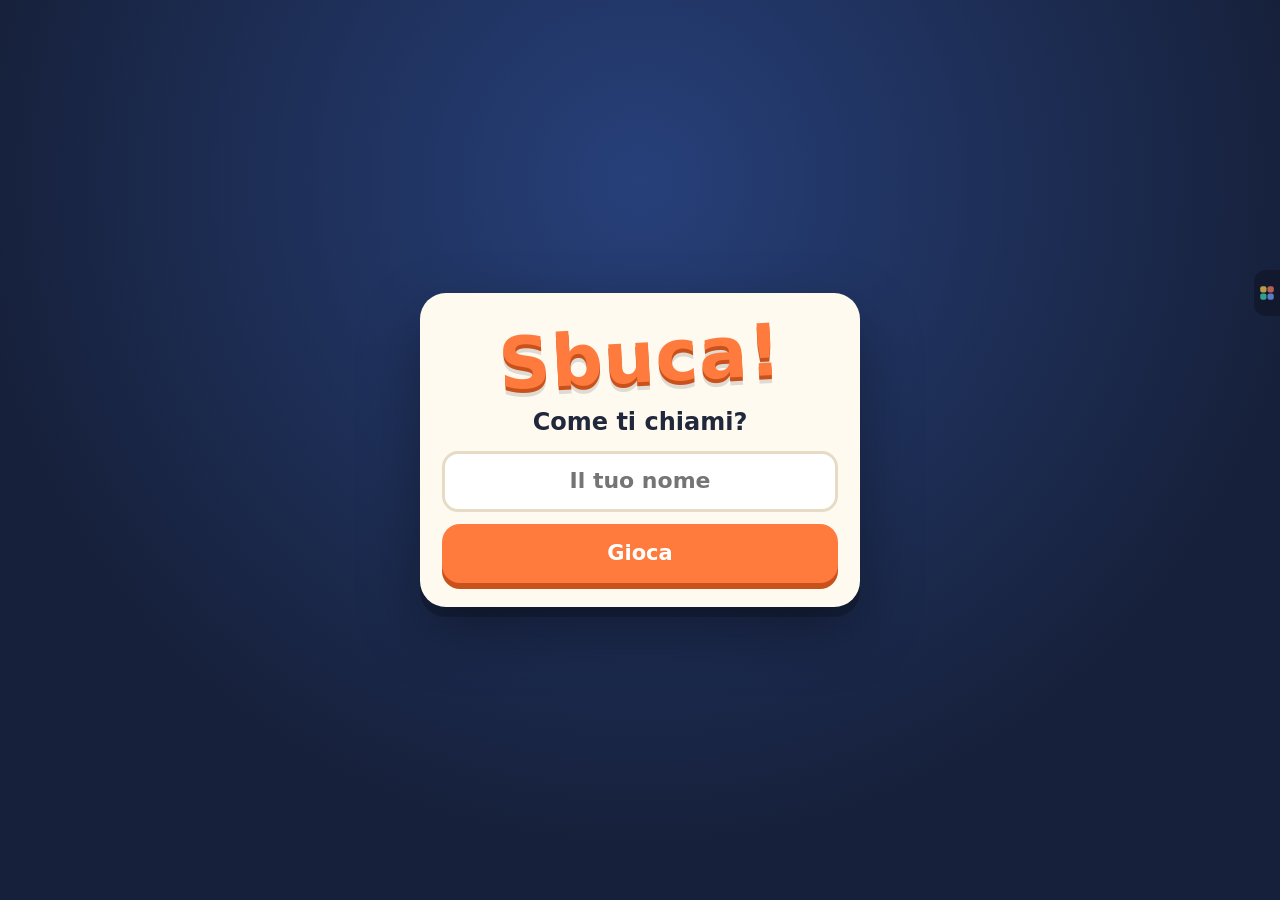
<file: giochi/sbuca/index.html>
<!doctype html>
<html lang="it">
<head>
<meta charset="utf-8">
<meta name="viewport" content="width=device-width,initial-scale=1,maximum-scale=1,user-scalable=no,viewport-fit=cover">
<title>Sbuca!</title>
<meta name="description" content="42 labirinti, dal più facile al più intricato: chiavi, ponti, portali, buchi neri e ascensori.">
<meta name="theme-color" content="#16203a">
<meta name="apple-mobile-web-app-capable" content="yes"><meta name="mobile-web-app-capable" content="yes">
<meta name="apple-mobile-web-app-status-bar-style" content="black-translucent"><meta name="apple-mobile-web-app-title" content="Sbuca!">
<link rel="manifest" href="manifest.json"><link rel="apple-touch-icon" href="icona.png"><link rel="icon" type="image/png" href="icona.png">
<style>
/* Sbuca! — il labirinto occupa tutto lo schermo; sopra, una sola riga di cruscotto. Le schermate (nome, livelli, classifica) sono carte al centro. */
:root{
  --fondo:#16203a; --carta:#fffaf0; --inchiostro:#22283c; --tenue:#6b7389; --riga:#e6dcc6;
  --oro:#ffc21f; --oro-scuro:#b97e00; --tasto:#ff7a3d; --tasto-scuro:#c9521c; --verde:#2fae63;
  --tondo:ui-rounded,"SF Pro Rounded","Arial Rounded MT Bold","Nunito","Trebuchet MS",system-ui,sans-serif;
  color-scheme:light;
}
*{box-sizing:border-box}
[hidden]{display:none !important}
html,body{height:100%;overscroll-behavior:none}
body{margin:0;background:var(--fondo);color:var(--inchiostro);font-family:var(--tondo);font-size:17px;line-height:1.4;overflow:hidden}
#app{position:relative;height:100%;overflow:hidden;background:var(--fondo)}
#app,#app *{-webkit-user-select:none;user-select:none;-webkit-touch-callout:none;-webkit-tap-highlight-color:transparent}
#iNome{-webkit-user-select:text;user-select:text}
h1,h2,p,ol,dl,dd{margin:0}
button{font:inherit;color:inherit;cursor:pointer;touch-action:manipulation}
button:focus-visible,input:focus-visible{outline:3px solid #3b82f6;outline-offset:2px}
#tela{position:absolute;inset:0;width:100%;height:100%;display:block;outline:none;touch-action:none}

/* cruscotto: una riga sola */
#hud{position:absolute;left:0;right:0;top:0;display:flex;align-items:center;gap:6px;pointer-events:none;
  padding:max(8px,env(safe-area-inset-top,0px)) max(10px,env(safe-area-inset-right,0px)) 0 max(10px,env(safe-area-inset-left,0px))}
#hud > *{pointer-events:auto}
.chip{background:rgba(255,250,240,.94);border-radius:999px;padding:6px 12px;font-weight:800;font-size:15px;font-variant-numeric:tabular-nums;box-shadow:0 2px 0 rgba(0,0,0,.18);white-space:nowrap}
#hStelle{letter-spacing:.08em;color:#c9c2ad}
#hStelle b{color:var(--oro);text-shadow:0 1px 0 var(--oro-scuro)}
#hChiave{display:inline-flex;align-items:center;gap:6px;padding:4px 10px}
#hChiave i{width:16px;height:16px;border-radius:50%;display:inline-block;border:2px solid var(--inchiostro)}
#hTempo{margin-left:auto}
#bPausa,#bMappa{background:var(--carta);border:0;border-radius:12px;height:38px;min-width:42px;padding:0 12px;font-weight:900;font-size:16px;box-shadow:0 3px 0 rgba(0,0,0,.25)}
#bPausa:active,#bMappa:active{transform:translateY(2px);box-shadow:0 1px 0 rgba(0,0,0,.25)}
#fumetto{position:absolute;left:50%;transform:translateX(-50%);top:calc(max(8px,env(safe-area-inset-top,0px)) + 50px);width:max-content;max-width:min(520px,calc(100% - 24px));
  background:var(--carta);border-radius:16px;padding:10px 16px;font-weight:800;text-align:center;box-shadow:0 4px 0 rgba(0,0,0,.2);pointer-events:none}
#fumetto.entra{animation:entra .25s ease-out}
@keyframes entra{from{opacity:0;transform:translateX(-50%) translateY(-8px)}to{opacity:1;transform:translateX(-50%)}}

/* schermate */
.schermo,.velo{position:absolute;inset:0;display:flex;overflow:auto;padding:max(16px,env(safe-area-inset-top,0px)) max(16px,env(safe-area-inset-right,0px)) max(16px,env(safe-area-inset-bottom,0px)) max(16px,env(safe-area-inset-left,0px))}
.schermo{background:radial-gradient(circle at 50% 20%,#27407a,#16203a 70%)}
.velo{background:rgba(10,14,28,.62)}
.carta{margin:auto;width:100%;max-width:440px;background:var(--carta);border-radius:26px;padding:24px 22px;display:flex;flex-direction:column;gap:14px;text-align:center;box-shadow:0 10px 0 rgba(0,0,0,.22),0 24px 60px rgba(0,0,0,.35)}
.carta.larga{max-width:760px;text-align:left}
.carta.stretta{max-width:360px}
.logo{font-size:clamp(46px,13vw,72px);line-height:1;font-weight:900;color:var(--tasto);text-shadow:0 4px 0 var(--tasto-scuro),0 8px 0 rgba(0,0,0,.12);letter-spacing:.01em;transform:rotate(-3deg);margin:4px 0 2px}
h2{font-size:24px;font-weight:900;line-height:1.15;text-wrap:balance}
.motto{color:var(--tenue);font-weight:700}
.piccolo{color:var(--tenue);font-size:14.5px;font-weight:700}
#ciao{font-weight:800;font-size:19px}
button.grande{background:var(--tasto);color:#fff;border:0;border-radius:18px;padding:15px 18px;font-size:21px;font-weight:900;box-shadow:0 6px 0 var(--tasto-scuro);width:100%}
button.grande:active{transform:translateY(4px);box-shadow:0 2px 0 var(--tasto-scuro)}
.carta > button:not(.grande),.riga button{background:#fff;border:2px solid var(--riga);border-radius:14px;padding:11px 14px;font-weight:800;box-shadow:0 3px 0 var(--riga)}
.carta > button:not(.grande):active,.riga button:active{transform:translateY(2px);box-shadow:0 1px 0 var(--riga)}
.riga{display:flex;gap:8px;flex-wrap:wrap;justify-content:center}
.riga button{flex:1 1 auto}
#fNome{display:flex;flex-direction:column;gap:12px}
#iNome{font:inherit;font-size:22px;font-weight:800;text-align:center;border:3px solid var(--riga);border-radius:16px;padding:12px;background:#fff;color:var(--inchiostro);width:100%}
#elencoNomi{display:flex;gap:8px;flex-wrap:wrap;justify-content:center;margin-top:8px}
#elencoNomi button{background:#fff;border:2px solid var(--riga);border-radius:999px;padding:8px 14px;font-weight:800}
.testa{display:grid;grid-template-columns:1fr auto 1fr;align-items:center;gap:8px}
.testa > :last-child{justify-self:end}
.indietro{justify-self:start;background:none;border:0;font-weight:900;color:var(--tasto-scuro);padding:6px 4px;font-size:16px}
.mondo{border-top:2px solid var(--riga);padding-top:12px;margin-top:12px;display:flex;flex-direction:column;gap:8px}
.mondo:first-child{border-top:0;margin-top:0;padding-top:0}
.mondo h3{margin:0;font-size:19px;font-weight:900;display:flex;justify-content:space-between;gap:8px;align-items:baseline}
.mondo h3 small{font-size:14px;color:var(--tenue);font-weight:800}
.mondo p{color:var(--tenue);font-size:14.5px;font-weight:700}
.tessere{display:grid;grid-template-columns:repeat(6,minmax(0,1fr));gap:8px}
@media (max-width:520px){.tessere{grid-template-columns:repeat(3,minmax(0,1fr))}}
.tessera{aspect-ratio:1/1;border-radius:16px;border:0;display:flex;flex-direction:column;align-items:center;justify-content:center;gap:2px;font-weight:900;font-size:22px;color:#fff;box-shadow:0 5px 0 rgba(0,0,0,.25);min-width:0}
.tessera small{font-size:13px;letter-spacing:.06em;color:rgba(255,255,255,.45)}
.tessera small b{color:#ffe27a}
.tessera:active{transform:translateY(3px);box-shadow:0 2px 0 rgba(0,0,0,.25)}
.tessera.chiusa{background:#d9d3c3 !important;color:#a39d8d;box-shadow:0 5px 0 #bdb7a6;cursor:default}
.tessera.prossima{outline:4px solid var(--oro);outline-offset:2px}
#classifica{list-style:none;padding:0;display:flex;flex-direction:column;gap:8px;text-align:left}
#classifica li{display:grid;grid-template-columns:34px minmax(0,1fr) auto auto;gap:10px;align-items:center;background:#fff;border:2px solid var(--riga);border-radius:14px;padding:10px 12px;font-weight:800}
#classifica li.io{border-color:var(--tasto);background:#fff3ea}
#classifica .pos{font-size:20px;text-align:center}
#classifica .nome{overflow:hidden;text-overflow:ellipsis;white-space:nowrap}
#classifica .st{color:var(--oro-scuro);font-variant-numeric:tabular-nums}
#classifica .pt{font-variant-numeric:tabular-nums}
.eyebrow{font-weight:900;letter-spacing:.12em;text-transform:uppercase;font-size:14px;color:var(--verde)}
#fStelle{font-size:58px;line-height:1;letter-spacing:.06em;color:#d9d3c3}
#fStelle b{color:var(--oro);text-shadow:0 3px 0 var(--oro-scuro);display:inline-block;animation:salta .45s cubic-bezier(.3,1.6,.5,1) both}
#fStelle b:nth-child(2){animation-delay:.18s}#fStelle b:nth-child(3){animation-delay:.36s}
@keyframes salta{from{transform:scale(0) rotate(-40deg)}to{transform:scale(1)}}
#fPunti{font-size:40px;font-weight:900;font-variant-numeric:tabular-nums;line-height:1}
#fConti{display:grid;grid-template-columns:1fr auto;gap:4px 14px;text-align:left;font-weight:700;color:var(--tenue);font-size:15px}
#fConti dd{text-align:right;font-variant-numeric:tabular-nums;color:var(--inchiostro)}
.record{background:var(--oro);border-radius:999px;padding:4px 14px;font-weight:900;align-self:center}
@media (prefers-reduced-motion:reduce){#fStelle b,#fumetto.entra{animation:none}}

</style>
</head>
<body>
<div id="app">
  <canvas id="tela" tabindex="0" aria-label="Il labirinto"></canvas>

  <div id="hud" hidden>
    <button id="bPausa" type="button" aria-label="Pausa">☰</button>
    <span id="hLiv" class="chip"></span>
    <span id="hStelle" class="chip" aria-label="Stelline prese"></span>
    <span id="hChiave" class="chip" hidden></span>
    <span id="hPiano" class="chip" hidden></span>
    <span id="hTempo" class="chip">0:00</span>
    <button id="bMappa" type="button" hidden>Mappa</button>
  </div>
  <div id="fumetto" hidden></div>

  <section id="sNome" class="schermo" hidden>
    <div class="carta">
      <h1 class="logo">Sbuca!</h1>
      <h2>Come ti chiami?</h2>
      <form id="fNome" autocomplete="off">
        <input id="iNome" type="text" maxlength="12" placeholder="Il tuo nome" aria-label="Il tuo nome" enterkeyhint="go">
        <button type="submit" class="grande">Gioca</button>
      </form>
      <div id="giaQui" hidden><p class="piccolo">Oppure scegli chi sta giocando:</p><div id="elencoNomi"></div></div>
    </div>
  </section>

  <section id="sHome" class="schermo" hidden>
    <div class="carta">
      <h1 class="logo">Sbuca!</h1>
      <p class="motto">42 labirinti, dal più facile al più intricato.</p>
      <p id="ciao"></p>
      <button id="bContinua" type="button" class="grande"></button>
      <div class="riga">
        <button id="bLivelli" type="button">Livelli</button>
        <button id="bClassifica" type="button">Classifica</button>
        <button id="bCambia" type="button">Cambia giocatore</button>
      </div>
      <p id="totali" class="piccolo"></p>
    </div>
  </section>

  <section id="sLivelli" class="schermo" hidden>
    <div class="carta larga">
      <div class="testa"><button type="button" class="indietro" data-vai="sHome">‹ Indietro</button><h2>Livelli</h2><span id="totStelle" class="chip"></span></div>
      <div id="mondi"></div>
    </div>
  </section>

  <section id="sClassifica" class="schermo" hidden>
    <div class="carta">
      <div class="testa"><button type="button" class="indietro" data-vai="sHome">‹ Indietro</button><h2>Classifica</h2><span></span></div>
      <p class="piccolo">Chi ha giocato su questo telefono o computer.</p>
      <ol id="classifica"></ol>
    </div>
  </section>

  <section id="sPausa" class="velo" hidden>
    <div class="carta stretta">
      <h2>Pausa</h2>
      <button id="pRiprendi" type="button" class="grande">Riprendi</button>
      <button id="pRicomincia" type="button">Ricomincia il livello</button>
      <button id="pLivelli" type="button">Scegli un livello</button>
      <button id="pSuono" type="button">Suono: sì</button>
      <button id="pCasa" type="button">Schermata iniziale</button>
    </div>
  </section>

  <section id="sFine" class="velo" hidden>
    <div class="carta stretta">
      <p id="fTitolo" class="eyebrow">Livello superato</p>
      <div id="fStelle" aria-hidden="true"></div>
      <div id="fPunti"></div>
      <dl id="fConti"></dl>
      <p id="fRecord" class="record" hidden>Nuovo record!</p>
      <button id="fAvanti" type="button" class="grande">Avanti</button>
      <div class="riga"><button id="fRigioca" type="button">Rigioca</button><button id="fLivelli" type="button">Livelli</button></div>
    </div>
  </section>
</div>

<script>
(() => {
'use strict';
const DATI = {"mondi":[{"nome":"Prato","motto":"Trova la porta d'uscita."},{"nome":"Chiavi","motto":"Ogni porta vuole la chiave del suo colore."},{"nome":"Ponti","motto":"Le strade si scavalcano."},{"nome":"Portali","motto":"Due labirinti, un pallino per passare."},{"nome":"Buchi neri","motto":"Si aprono e si chiudono. Scegli il momento."},{"nome":"Ascensori","motto":"Il labirinto ha più piani."},{"nome":"Gran finale","motto":"Tutto insieme."}],"livelli":[{"m":0,"n":0,"w":4,"h":4,"F":1,"open":[[2,2,1,2,3,3,1,0,0,1,1,2,1,1,1,0]],"vuote":[],"ponti":[],"via":[0,1,0],"uscita":[0,0,3],"oro":0,"stelle":[[0,2,0],[0,0,2],[0,0,0]],"chiavi":[],"porte":[],"salti":[],"buchi":[],"cartelli":[],"scritte":[],"passi":8,"passi3":22,"sol":"SEENWESWWWSNNSESEESWWW","testo":"Trascina il dito, o usa le frecce, e porta la faccina alla porta."},{"m":0,"n":1,"w":4,"h":5,"F":1,"open":[[2,1,3,2,3,2,2,2,2,0,2,2,2,2,2,2,1,1,0,0]],"vuote":[],"ponti":[],"via":[0,1,0],"uscita":[0,1,2],"oro":0,"stelle":[[0,0,0],[0,3,4],[0,1,3]],"chiavi":[],"porte":[],"salti":[],"buchi":[],"cartelli":[],"scritte":[],"passi":12,"passi3":26,"sol":"EESSSSNNNNWSSSSWNSWNNNNSES","testo":"Le stelline non sono obbligatorie. Ma tre è meglio di una!"},{"m":0,"n":2,"w":5,"h":6,"F":1,"open":[[3,0,2,3,0,2,3,1,1,0,1,3,3,0,2,2,0,3,0,2,3,2,3,1,2,0,1,1,0,0]],"vuote":[],"ponti":[],"via":[0,0,3],"uscita":[0,4,0],"oro":0,"stelle":[[0,4,1],[0,3,3],[0,1,0]],"chiavi":[],"porte":[],"salti":[],"buchi":[],"cartelli":[],"scritte":[],"passi":13,"passi3":25,"sol":"SESENNEWNWWNNEWSSENEEEWNE","testo":""},{"m":0,"n":3,"w":6,"h":7,"F":1,"open":[[3,1,3,3,0,2,2,2,2,3,3,2,0,1,0,2,0,2,1,1,2,3,0,2,3,1,1,1,0,2,0,3,0,3,1,0,1,1,1,1,1,0]],"vuote":[],"ponti":[],"via":[0,2,5],"uscita":[0,0,5],"oro":0,"stelle":[[0,0,3],[0,4,3],[0,0,2]],"chiavi":[],"porte":[],"salti":[],"buchi":[],"cartelli":[],"scritte":[],"passi":20,"passi3":40,"sol":"WSEENEENNNNWWNWWWSSNNEEESSSEWSWNWWEESWWS","testo":""},{"m":0,"n":4,"w":7,"h":8,"F":1,"open":[[3,0,2,2,3,2,2,1,1,3,0,0,2,2,2,1,3,1,1,0,2,3,3,3,1,3,0,2,0,0,1,2,1,0,2,1,3,1,2,3,1,2,1,1,2,2,2,2,2,1,1,0,1,0,1,0]],"vuote":[],"ponti":[],"via":[0,4,1],"uscita":[0,6,0],"oro":0,"stelle":[[0,5,6],[0,5,3],[0,0,7]],"chiavi":[],"porte":[],"salti":[],"buchi":[],"cartelli":[],"scritte":[],"passi":23,"passi3":51,"sol":"NESSWWWSEEEWWWSESWWSESWWEENWNEESSENNEESSWNSENNNNNNN","testo":""},{"m":0,"n":5,"w":8,"h":9,"F":1,"open":[[3,2,1,1,1,1,1,2,2,1,2,1,3,2,3,0,1,2,0,1,2,0,1,2,2,1,2,3,1,1,2,2,3,0,2,2,3,0,3,2,1,3,1,2,3,1,2,2,2,0,1,0,0,3,2,0,1,2,1,2,2,2,2,2,1,1,1,1,1,0,1,0]],"vuote":[],"ponti":[],"via":[0,2,2],"uscita":[0,2,0],"oro":0,"stelle":[[0,0,6],[0,5,2],[0,4,7]],"chiavi":[],"porte":[],"salti":[],"buchi":[],"cartelli":[],"scritte":[],"passi":30,"passi3":64,"sol":"NWNWSSESESSENNENNESNWSSEESSSWSSWWWWNWNSESEEENSENNENNENNWNENWWWWW","testo":""},{"m":1,"n":0,"w":5,"h":5,"F":1,"open":[[1,1,3,1,2,2,2,3,0,0,1,2,3,0,2,3,3,1,1,2,0,1,1,0,0]],"vuote":[],"ponti":[],"via":[0,0,4],"uscita":[0,4,1],"oro":0,"stelle":[[0,0,0],[0,0,1],[0,3,1]],"chiavi":[["v",0,1,1]],"porte":[["v",0,1,3,"E"]],"salti":[],"buchi":[],"cartelli":[],"scritte":[],"passi":13,"passi3":23,"sol":"NENWNSENSSENNEWNWWEEEES","testo":"La porta colorata si apre con la chiave dello stesso colore."},{"m":1,"n":1,"w":6,"h":6,"F":1,"open":[[1,2,1,2,3,2,3,2,1,2,2,0,2,0,1,2,1,2,3,2,3,3,3,0,2,1,2,2,0,2,1,0,0,1,1,0]],"vuote":[],"ponti":[],"via":[0,2,2],"uscita":[0,0,0],"oro":0,"stelle":[[0,5,1],[0,4,4],[0,1,2]],"chiavi":[["b",0,1,5]],"porte":[["b",0,0,1,"S"]],"salti":[],"buchi":[],"cartelli":[],"scritte":[],"passi":18,"passi3":38,"sol":"ESEENWNNESNWSSESWSNWWSWNWSSEWNNNNESNNW","testo":""},{"m":1,"n":2,"w":6,"h":7,"F":1,"open":[[3,1,1,3,0,2,2,2,1,1,3,2,0,2,2,3,2,0,2,1,3,0,0,2,3,0,1,2,3,2,2,1,2,2,0,2,1,1,1,1,1,0]],"vuote":[],"ponti":[],"via":[0,1,5],"uscita":[0,0,2],"oro":0,"stelle":[[0,5,2],[0,4,5],[0,5,0]],"chiavi":[["b",0,4,0],["r",0,2,2]],"porte":[["b",0,0,1,"S"],["r",0,3,2,"E"]],"salti":[],"buchi":[],"cartelli":[],"scritte":[],"passi":22,"passi3":40,"sol":"ESEEENNWSNESSWWNNWNNSENENESNNSWWNEWWWWSS","testo":"Puoi portare una chiave sola. Se ne prendi un'altra, lasci lì la prima."},{"m":1,"n":3,"w":7,"h":8,"F":1,"open":[[3,1,2,1,2,1,2,1,2,1,1,2,3,0,2,3,0,2,0,2,2,2,2,2,2,2,2,2,1,3,1,0,1,3,0,3,0,3,2,3,0,2,1,2,0,3,1,3,2,1,1,1,1,0,0,0]],"vuote":[],"ponti":[],"via":[0,2,3],"uscita":[0,5,0],"oro":0,"stelle":[[0,4,3],[0,4,2],[0,6,7]],"chiavi":[["p",0,6,2],["v",0,2,2]],"porte":[["v",0,4,4,"E"],["p",0,5,3,"S"]],"salti":[],"buchi":[],"cartelli":[],"scritte":[],"passi":26,"passi3":60,"sol":"SWNNEWNWNEESEESNWWNWWSESSSSWSESEENEEESNWWNENWNSEENNSSWNNNENW","testo":"Non tutte le chiavi servono per uscire. Qualcuna apre solo un premio."},{"m":1,"n":4,"w":8,"h":9,"F":1,"open":[[1,2,1,1,1,1,2,2,3,1,2,3,1,1,2,2,2,3,2,3,2,1,1,2,0,0,3,2,1,0,3,2,1,1,2,3,0,2,0,2,3,1,0,2,1,1,2,2,0,3,3,1,3,0,3,2,2,2,0,2,0,3,0,0,1,1,0,1,1,1,1,0]],"vuote":[],"ponti":[],"via":[0,1,3],"uscita":[0,3,7],"oro":0,"stelle":[[0,0,7],[0,5,2],[0,4,5]],"chiavi":[["b",0,0,6],["r",0,6,4],["v",0,5,4]],"porte":[["b",0,1,7,"S"],["v",0,6,6,"S"],["r",0,7,4,"S"]],"salti":[],"buchi":[],"cartelli":[],"scritte":[],"passi":32,"passi3":64,"sol":"NESSSWWSNEENNESSSWWSSWNSENNEENNNNNEEESWEESWSNESSSWNWWENSESSWSWWN","testo":""},{"m":1,"n":5,"w":8,"h":10,"F":1,"open":[[3,2,1,3,1,3,1,2,0,1,3,1,0,2,3,2,1,2,3,0,3,0,0,2,2,2,0,1,0,2,3,2,2,3,1,1,2,3,0,2,3,0,1,2,1,3,2,0,2,2,3,2,3,0,2,2,1,2,2,3,1,2,0,2,2,2,0,3,0,3,1,2,1,1,0,1,0,1,0,0]],"vuote":[],"ponti":[],"via":[0,0,8],"uscita":[0,0,1],"oro":1,"stelle":[[0,7,6],[0,4,8],[0,2,3]],"chiavi":[["b",0,3,3],["g",0,3,2],["r",0,2,8],["v",0,1,6]],"porte":[["v",0,0,5,"S"],["r",0,5,7,"S"],["b",0,6,1,"E"]],"salti":[],"buchi":[],"cartelli":[],"scritte":[],"passi":37,"passi3":71,"sol":"SENNNSWNNENEEESESWSWSEWNNWSSNNESEESEENNSSWWNWNENNENENNNWWWWSWSEWSNNWNWS","testo":"L'uscita è chiusa: serve la chiave d'oro. E c'è una chiave che non porta a niente."},{"m":2,"n":0,"w":5,"h":5,"F":1,"open":[[3,2,3,3,0,2,1,3,1,2,2,1,1,2,0,0,3,1,3,2,1,1,0,1,0]],"vuote":[],"ponti":[[0,2,1,"v"],[0,3,3,"v"]],"via":[0,1,2],"uscita":[0,0,3],"oro":0,"stelle":[[0,0,4],[0,4,2],[0,2,4]],"chiavi":[],"porte":[],"salti":[],"buchi":[],"cartelli":[],"scritte":[],"passi":12,"passi3":38,"sol":"EESSENWWWSEWWENEEESWNNWNNESESNWWWNWSSS","testo":"Dove c'è un ponte, una strada passa sopra e l'altra sotto. Non si incrociano."},{"m":2,"n":1,"w":6,"h":6,"F":1,"open":[[2,2,2,1,3,0,2,2,1,1,3,2,1,2,3,2,2,0,2,2,0,1,3,2,3,0,1,1,3,2,1,1,1,1,0,0]],"vuote":[],"ponti":[[0,4,4,"v"]],"via":[0,1,0],"uscita":[0,2,4],"oro":0,"stelle":[[0,5,0],[0,2,0],[0,5,2]],"chiavi":[],"porte":[],"salti":[],"buchi":[],"cartelli":[],"scritte":[],"passi":17,"passi3":35,"sol":"SSSSWSEEEENNNNESNWWWNSEENEWSSSESWWW","testo":""},{"m":2,"n":2,"w":6,"h":8,"F":1,"open":[[3,3,1,1,2,2,0,1,2,1,0,2,2,3,1,0,1,2,2,1,3,0,2,2,1,2,2,3,1,2,3,3,3,3,2,2,2,3,1,0,0,2,0,1,1,0,1,0]],"vuote":[],"ponti":[[0,2,5,"v"],[0,3,5,"h"]],"via":[0,4,7],"uscita":[0,3,1],"oro":0,"stelle":[[0,0,1],[0,3,3],[0,3,7]],"chiavi":[],"porte":[],"salti":[],"buchi":[],"cartelli":[],"scritte":[],"passi":23,"passi3":37,"sol":"ENNNWWSSWWSEEWWNENNNEWWNENWNWSNEEEESW","testo":""},{"m":2,"n":3,"w":7,"h":9,"F":1,"open":[[3,0,3,3,1,1,2,2,1,0,3,1,2,2,1,3,3,2,3,0,2,2,0,2,2,3,0,2,2,3,3,0,2,1,2,2,0,2,1,3,0,2,2,1,3,0,0,3,0,3,3,3,3,2,1,0,0,1,0,0,1,1,0]],"vuote":[],"ponti":[[0,2,4,"h"],[0,2,7,"v"]],"via":[0,1,5],"uscita":[0,6,8],"oro":0,"stelle":[[0,6,7],[0,1,1],[0,3,8]],"chiavi":[["b",0,0,3]],"porte":[["b",0,5,8,"E"]],"salti":[],"buchi":[],"cartelli":[],"scritte":[],"passi":30,"passi3":66,"sol":"NEENNNNEEESSSSSSWSEWNENNNNNNWWWWSWENESSWSSSSSSWNWNNNNSSSSEEESNESEE","testo":""},{"m":2,"n":4,"w":8,"h":9,"F":1,"open":[[3,2,1,2,2,3,1,0,2,3,1,3,0,3,3,0,2,2,2,1,3,3,1,2,2,1,3,0,0,1,0,0,3,2,2,2,2,3,1,2,0,3,3,1,0,1,2,0,3,0,1,1,1,1,3,2,3,1,0,2,3,2,2,0,1,1,1,1,0,1,1,0]],"vuote":[],"ponti":[[0,2,3,"v"],[0,5,2,"h"],[0,6,6,"h"]],"via":[0,2,0],"uscita":[0,7,5],"oro":0,"stelle":[[0,4,4],[0,7,3],[0,7,7]],"chiavi":[["p",0,7,8],["r",0,6,3]],"porte":[["r",0,2,5,"E"],["p",0,5,4,"S"]],"salti":[],"buchi":[],"cartelli":[],"scritte":[],"passi":34,"passi3":78,"sol":"ESSEEEESNWNWSSEWNNESWWWNWWNWSSSSESEEENSWWSEEEEESNWWWWWNWSWSSEEEENESEEWNNNWNEES","testo":""},{"m":2,"n":5,"w":9,"h":10,"F":1,"open":[[1,2,3,3,3,2,3,0,2,2,2,0,2,0,3,1,2,2,3,3,3,1,2,1,0,3,2,0,0,0,1,2,1,1,2,2,2,1,2,3,0,3,2,2,0,3,2,1,0,2,0,2,3,0,2,0,2,1,2,1,3,2,2,3,0,3,3,1,1,3,2,2,1,1,3,3,2,3,0,2,2,1,1,0,0,1,1,0,1,0]],"vuote":[],"ponti":[[0,2,8,"h"],[0,3,8,"v"],[0,6,6,"v"]],"via":[0,1,6],"uscita":[0,1,4],"oro":1,"stelle":[[0,0,0],[0,8,4],[0,0,1]],"chiavi":[["b",0,1,7],["g",0,0,3],["p",0,6,9]],"porte":[["b",0,4,9,"E"],["p",0,6,7,"S"]],"salti":[],"buchi":[],"cartelli":[],"scritte":[],"passi":48,"passi3":62,"sol":"NWSSEWSEEEESEEWNENENNNNNESSNNWNWWNWWSSWWWSNNSENNWESSEEESSWSWNW","testo":""},{"m":3,"n":0,"w":5,"h":7,"F":1,"open":[[3,3,1,0,2,0,2,3,2,2,2,1,2,1,0,1,1,1,1,0,3,3,0,1,2,2,1,1,2,2,1,1,0,1,0]],"vuote":[],"ponti":[],"via":[0,3,0],"uscita":[0,3,4],"oro":0,"stelle":[[0,4,0],[0,2,6],[0,4,3]],"chiavi":[],"porte":[],"salti":[["p",0,0,1,0,2,4]],"buchi":[],"cartelli":[],"scritte":[],"passi":13,"passi3":47,"sol":"WWSSESEEWWNNESENNSSWNWSWNNWSWWSSEEWWNNESEESENNW","testo":"Sali sul portale: sbuchi sull'altro pallino dello stesso colore."},{"m":3,"n":1,"w":6,"h":8,"F":1,"open":[[3,2,2,1,1,2,2,1,1,1,2,2,3,2,2,3,3,0,0,2,1,2,1,0,1,0,1,1,1,0,3,1,2,1,1,2,2,1,1,0,1,2,1,1,1,1,1,0]],"vuote":[],"ponti":[],"via":[0,2,4],"uscita":[0,1,6],"oro":0,"stelle":[[0,3,6],[0,5,3],[0,0,4]],"chiavi":[],"porte":[],"salti":[["p",0,3,5,0,5,4]],"buchi":[],"cartelli":[],"scritte":[],"passi":18,"passi3":54,"sol":"ENNESEWNNWWWNWSSESSWENNWNNESEEESWSSEEEESSWWWWWNNEESEWW","testo":""},{"m":3,"n":2,"w":6,"h":9,"F":1,"open":[[3,0,1,1,3,0,1,2,3,2,1,2,1,1,0,1,1,0,2,1,3,0,1,2,3,1,1,2,1,2,1,0,1,1,1,0,2,2,2,1,2,2,2,1,3,2,2,2,1,1,0,1,1,0]],"vuote":[],"ponti":[],"via":[0,5,0],"uscita":[0,5,6],"oro":0,"stelle":[[0,0,6],[0,0,2],[0,3,6]],"chiavi":[],"porte":[],"salti":[["p",0,1,5,0,2,0],["p",0,2,6,0,4,3]],"buchi":[],"cartelli":[],"scritte":[],"passi":21,"passi3":57,"sol":"WSESWWNWSWWEENESEENWNWWWNEEESEENNWSSWWNNSSEENESENNWESSENN","testo":""},{"m":3,"n":3,"w":7,"h":9,"F":1,"open":[[2,3,1,0,3,1,2,2,1,2,3,0,3,0,1,1,1,1,0,1,0,2,2,1,3,0,1,2,1,3,1,2,3,3,0,1,0,1,1,0,2,2,2,3,0,1,3,2,2,2,2,3,1,2,1,0,1,1,1,0,1,1,0]],"vuote":[],"ponti":[],"via":[0,3,0],"uscita":[0,0,6],"oro":0,"stelle":[[0,2,6],[0,6,2],[0,6,8]],"chiavi":[["r",0,3,8]],"porte":[["r",0,1,8,"E"]],"salti":[["p",0,4,2,0,4,3]],"buchi":[],"cartelli":[],"scritte":[],"passi":26,"passi3":56,"sol":"WWSESENENEESWSEWNENWWSWSEWSSENESSWSSEEWWNWWSEWWNNEWSSWNN","testo":""},{"m":3,"n":4,"w":8,"h":10,"F":1,"open":[[2,1,3,0,2,2,2,2,2,1,3,2,3,3,0,2,1,1,0,1,1,1,1,0,1,1,3,3,1,3,0,2,2,1,2,2,1,1,0,2,1,3,0,3,3,2,1,2,1,0,1,0,0,1,1,0,1,3,3,1,1,3,1,0,3,0,0,3,3,1,3,0,1,0,1,0,0,1,1,0]],"vuote":[],"ponti":[[0,5,1,"v"]],"via":[0,6,0],"uscita":[0,2,9],"oro":0,"stelle":[[0,7,9],[0,6,4],[0,1,9]],"chiavi":[["v",0,4,0]],"porte":[["v",0,4,1,"S"]],"salti":[["p",0,0,3,0,2,8],["p",0,3,0,0,7,3]],"buchi":[],"cartelli":[],"scritte":[],"passi":33,"passi3":57,"sol":"SWWNSSWNWNESSSWWNWWNNEESEWNWWWWWNWSWSEWNENEEEESESEWNWWWSW","testo":""},{"m":3,"n":5,"w":9,"h":11,"F":1,"open":[[1,1,2,1,3,2,2,2,2,1,2,2,2,2,2,1,3,0,1,1,1,1,0,1,1,1,0,3,1,1,1,0,2,3,3,2,3,1,3,1,2,3,0,2,0,3,0,3,0,1,3,2,1,2,1,0,1,1,1,0,0,1,0,3,0,1,1,1,1,3,1,2,2,1,2,3,3,3,0,1,2,3,1,3,0,0,1,2,2,0,0,1,0,1,1,1,1,1,0]],"vuote":[],"ponti":[[0,5,5,"v"]],"via":[0,3,1],"uscita":[0,8,9],"oro":1,"stelle":[[0,4,3],[0,1,10],[0,2,7]],"chiavi":[["g",0,7,8],["p",0,8,2],["r",0,3,10]],"porte":[["p",0,1,3,"E"],["r",0,6,7,"E"]],"salti":[["p",0,1,7,0,8,4],["p",0,3,0,0,7,6]],"buchi":[],"cartelli":[],"scritte":[],"passi":41,"passi3":99,"sol":"SENNESSEEEWWWNNWWENWNNWSWSSWWWNNWWNEEEEWWWWSEESSEEENNENEESWSSEESWENENEESESWWWEEENWNENWWWWEEEEEESWES","testo":""},{"m":4,"n":0,"w":5,"h":6,"F":1,"open":[[1,3,1,1,2,3,2,1,1,2,0,3,1,0,2,2,1,1,2,0,3,2,3,1,2,0,1,0,1,0]],"vuote":[],"ponti":[],"via":[0,0,2],"uscita":[0,0,5],"oro":0,"stelle":[[0,0,3],[0,3,5],[0,2,1]],"chiavi":[],"porte":[],"salti":[],"buchi":[[0,2,5,3.1,2.6]],"cartelli":[],"scritte":[],"passi":13,"passi3":35,"sol":"NENEEESWWEENWWWSSSEESESWENWWSWNWNSS","testo":"Il buco nero si apre e si chiude. Passa quando è chiuso, o torni al via!"},{"m":4,"n":1,"w":6,"h":7,"F":1,"open":[[2,3,1,2,2,2,3,0,2,1,3,2,1,1,0,2,2,2,3,1,1,1,2,0,2,2,2,2,2,2,1,2,1,1,1,0,1,1,1,1,1,0]],"vuote":[],"ponti":[],"via":[0,0,0],"uscita":[0,5,6],"oro":0,"stelle":[[0,1,4],[0,2,4],[0,0,6]],"chiavi":[],"porte":[],"salti":[],"buchi":[[0,2,0,3.3,1.6],[0,4,6,3.8,1.1]],"cartelli":[],"scritte":[],"passi":21,"passi3":35,"sol":"SENEESESSSSWWNSEENNWWWWSSENSSWEEEEE","testo":""},{"m":4,"n":2,"w":7,"h":8,"F":1,"open":[[3,3,1,0,3,1,2,2,0,3,1,2,2,2,1,1,0,1,0,1,2,2,1,1,1,2,3,2,3,0,3,3,3,0,2,2,3,0,2,0,1,0,2,2,1,3,2,3,2,1,0,1,0,1,0,0]],"vuote":[],"ponti":[],"via":[0,1,3],"uscita":[0,3,0],"oro":0,"stelle":[[0,1,1],[0,2,7],[0,0,3]],"chiavi":[],"porte":[],"salti":[],"buchi":[[0,6,1,4.2,0.2],[0,3,1,3.5,0.3],[0,5,1,0,0]],"cartelli":[],"scritte":[],"passi":23,"passi3":55,"sol":"EEESWSSSWENNNWSWSSWNNNNSSSSENNENEEENENNNWWSWWSWWNNESNEE","testo":"I buchi in fondo ai vicoli restano sempre aperti."},{"m":4,"n":3,"w":7,"h":9,"F":1,"open":[[3,3,3,1,1,0,2,2,0,1,0,3,1,0,3,1,1,0,2,3,2,3,1,3,1,1,0,0,2,2,3,2,3,1,2,3,2,2,3,0,2,2,0,2,0,3,1,0,2,2,1,2,0,2,2,2,1,1,1,1,1,0,0]],"vuote":[],"ponti":[],"via":[0,6,8],"uscita":[0,5,7],"oro":0,"stelle":[[0,0,7],[0,3,2],[0,4,7]],"chiavi":[["v",0,2,6]],"porte":[["v",0,2,3,"S"]],"salti":[],"buchi":[[0,1,7,3.2,2.8],[0,3,8,3.2,0.4],[0,3,1,0,0]],"cartelli":[],"scritte":[],"passi":28,"passi3":44,"sol":"NNNNWWSWNWSSNNNWWNEEEWWWSSSESSESWWNSEEEENSEN","testo":""},{"m":4,"n":4,"w":8,"h":10,"F":1,"open":[[2,1,2,1,2,3,1,0,3,2,1,1,3,2,2,2,0,1,1,1,2,1,3,0,1,1,1,1,2,3,3,2,1,1,1,1,0,0,1,0,2,2,2,1,1,2,3,2,3,1,3,2,1,2,2,2,0,2,0,1,2,2,2,2,1,2,3,0,3,2,2,2,1,1,1,1,0,1,0,0]],"vuote":[],"ponti":[[0,6,3,"v"]],"via":[0,0,0],"uscita":[0,7,9],"oro":0,"stelle":[[0,0,7],[0,0,9],[0,0,5]],"chiavi":[],"porte":[],"salti":[["p",0,1,7,0,5,4]],"buchi":[[0,6,4,3.7,2.2],[0,6,7,3.7,2.4],[0,7,1,0,0],[0,3,8,0,0]],"cartelli":[],"scritte":[],"passi":35,"passi3":53,"sol":"SESEEENESESSENWWSSSWEEEENNWNWWWSNNSEEESESESENNNNESSSS","testo":""},{"m":4,"n":5,"w":9,"h":10,"F":1,"open":[[2,3,3,2,2,3,1,3,0,3,0,2,2,1,3,0,0,2,2,3,0,1,2,1,2,2,2,2,1,1,0,1,1,1,3,2,0,3,1,1,2,2,2,2,0,1,1,2,1,1,1,2,3,2,2,3,0,3,3,2,2,2,2,3,0,3,0,0,3,3,0,2,1,2,2,2,1,3,0,2,2,1,0,1,1,0,1,1,0,0]],"vuote":[],"ponti":[[0,6,7,"h"]],"via":[0,6,4],"uscita":[0,3,3],"oro":0,"stelle":[[0,4,9],[0,8,4],[0,0,0]],"chiavi":[["b",0,8,9],["p",0,0,4]],"porte":[["p",0,2,3,"E"],["b",0,3,6,"S"]],"salti":[],"buchi":[[0,3,2,3.3,1.4],[0,4,0,0,0],[0,8,0,0,0]],"cartelli":[],"scritte":[],"passi":38,"passi3":80,"sol":"SSSSWNEENNESSSSNNNNWSSWWNWWSWSSEEWWNNENEESEENNNNESNWWWWNWNNWWSWSSSNNNNSENESSWSEE","testo":""},{"m":5,"n":0,"w":5,"h":5,"F":2,"open":[[1,2,3,0,2,1,1,3,3,2,2,1,2,2,2,2,2,2,0,2,1,1,0,1,0],[2,1,1,3,0,3,1,3,3,2,2,1,0,0,2,1,2,2,1,0,1,1,1,1,0]],"vuote":[],"ponti":[],"via":[0,0,1],"uscita":[1,3,3],"oro":0,"stelle":[[1,4,4],[0,3,4],[1,4,0]],"chiavi":[],"porte":[],"salti":[["a",0,0,0,1,0,0]],"buchi":[],"cartelli":[],"scritte":[],"passi":11,"passi3":43,"sol":"EEEESSSWENNNWWWNWSSSESEEEWWWNWNNEEENEWSESSW","testo":"L'ascensore ti porta all'altro piano. L'uscita è di sopra."},{"m":5,"n":1,"w":6,"h":6,"F":2,"open":[[2,3,2,3,1,2,1,2,0,3,0,0,1,3,0,2,3,0,3,1,1,0,3,2,3,2,3,1,2,0,0,1,1,0,1,0],[3,1,2,2,3,0,0,1,2,2,1,2,3,2,1,3,3,0,0,2,2,0,1,2,3,1,1,3,3,0,1,1,0,0,1,0]],"vuote":[],"ponti":[],"via":[0,0,5],"uscita":[1,0,1],"oro":0,"stelle":[[1,3,3],[0,4,1],[1,3,0]],"chiavi":[["v",1,1,1]],"porte":[["v",1,0,0,"S"]],"salti":[["a",0,3,5,1,3,5]],"buchi":[],"cartelli":[],"scritte":[],"passi":20,"passi3":40,"sol":"NNEEENNEWSSWWWSESEENEENWNWSNNNSSWNWENWWS","testo":"A volte la chiave è su un piano e la porta sull'altro."},{"m":5,"n":2,"w":6,"h":7,"F":2,"open":[[1,3,1,1,1,0,3,1,2,2,3,2,2,1,3,0,0,2,1,2,0,1,3,0,3,1,1,3,1,2,2,2,2,1,0,2,1,0,1,1,1,0],[0,0,0,0,0,0,0,0,0,0,0,0,2,3,2,2,0,0,3,2,0,2,0,0,2,2,2,2,0,0,0,1,1,0,0,0,0,0,0,0,0,0]],"vuote":[[1,0,0],[1,1,0],[1,2,0],[1,3,0],[1,4,0],[1,5,0],[1,0,1],[1,1,1],[1,2,1],[1,3,1],[1,4,1],[1,5,1],[1,4,2],[1,5,2],[1,4,3],[1,5,3],[1,4,4],[1,5,4],[1,4,5],[1,5,5],[1,0,6],[1,1,6],[1,2,6],[1,3,6],[1,4,6],[1,5,6]],"ponti":[],"via":[0,1,2],"uscita":[0,3,3],"oro":1,"stelle":[[0,2,5],[1,0,2],[1,3,2]],"chiavi":[["g",0,4,2]],"porte":[],"salti":[["a",0,2,3,1,2,3]],"buchi":[],"cartelli":[],"scritte":[],"passi":23,"passi3":63,"sol":"ESNWSSSEENNNSSSWWNNWNSENESNNWWSSESEEEESSWWWNSEEENNWNENNWSNESSWW","testo":"Un labirinto dentro il labirinto: la chiave d'oro è in cantina."},{"m":5,"n":3,"w":7,"h":8,"F":3,"open":[[2,1,2,3,2,2,2,3,2,3,0,2,1,2,2,2,0,2,1,1,2,2,1,3,1,3,0,2,2,1,1,2,1,3,2,2,1,1,1,2,0,2,1,2,3,1,1,0,2,1,0,0,1,1,1,0],[3,1,2,3,1,2,2,1,2,1,2,1,1,0,3,1,2,0,1,1,2,1,2,3,1,1,0,2,3,2,0,3,1,2,2,2,1,2,1,0,2,2,3,0,1,3,0,1,2,1,1,0,1,1,1,0],[2,1,1,2,3,2,2,3,0,3,0,2,3,0,2,2,3,1,0,3,0,3,0,2,3,0,1,0,2,1,1,2,3,1,2,3,0,1,3,1,2,2,2,2,3,0,2,2,2,1,1,1,0,1,0,0]],"vuote":[],"ponti":[],"via":[0,1,5],"uscita":[2,6,3],"oro":0,"stelle":[[1,4,5],[2,1,1],[1,6,0]],"chiavi":[],"porte":[],"salti":[["a",0,2,7,1,2,7],["a",1,1,6,2,1,6]],"buchi":[],"cartelli":[],"scritte":[],"passi":29,"passi3":117,"sol":"EEESWWSWWNNNESESESEEENWNNWWSEWNEESSESWWWNWNWNNWNENWNEESENEESENSWNWWSWNWWSESWSESWSSESWNNNNNNEWSSSSSSEENENNWNNEENNESSSE","testo":""},{"m":5,"n":4,"w":7,"h":9,"F":3,"open":[[3,1,0,2,3,2,2,2,2,3,1,0,1,0,1,2,3,0,3,1,0,2,1,3,2,2,1,2,2,2,1,2,3,2,2,2,1,3,1,3,0,2,1,1,2,3,3,3,2,3,3,0,2,0,2,0,0,0,1,1,0,1,0],[1,1,2,2,3,0,2,2,1,2,3,0,3,0,3,3,2,3,0,1,2,0,2,3,1,1,2,2,3,0,2,3,3,0,2,2,1,3,0,1,2,2,1,0,1,1,2,2,2,3,1,2,1,1,3,2,1,0,1,1,1,0,0],[3,3,1,3,1,3,2,2,0,1,0,3,0,2,0,2,3,1,1,2,2,1,1,3,3,1,3,0,3,2,0,3,2,0,2,2,3,0,2,1,1,2,2,1,3,2,2,3,0,1,2,0,0,2,1,2,1,0,1,1,1,1,0]],"vuote":[],"ponti":[[0,2,3,"v"],[0,4,5,"h"],[1,2,5,"h"],[1,5,7,"v"],[2,2,3,"h"],[2,5,3,"h"]],"via":[0,6,0],"uscita":[2,4,6],"oro":0,"stelle":[[2,0,8],[2,1,2],[2,0,2]],"chiavi":[["b",0,3,0]],"porte":[["b",0,2,1,"E"]],"salti":[["a",0,1,1,1,1,1],["a",1,0,3,2,0,3]],"buchi":[[2,6,8,3.5,0.6]],"cartelli":[],"scritte":[],"passi":40,"passi3":96,"sol":"SWNWSWNSWSSSENWWNNESWWSENSEEEEENNNWWWWWWSSNNEEEEEESSSWWWSSSWWNNWSSSESWENWNNNESSEENNESEESWSESWWNN","testo":""},{"m":5,"n":5,"w":8,"h":9,"F":3,"open":[[3,1,0,1,1,3,1,2,3,2,3,1,2,1,0,2,2,1,0,1,1,2,2,2,3,0,3,2,1,1,3,0,0,3,0,1,1,2,1,2,3,0,1,1,2,2,1,2,2,2,1,2,1,1,3,0,0,1,1,2,1,3,0,2,1,1,1,1,1,1,1,0],[3,3,1,3,1,3,0,2,2,1,2,1,2,1,0,2,2,2,2,1,1,0,2,2,2,1,3,0,3,2,2,2,2,3,3,1,2,2,3,0,0,2,3,3,0,1,1,2,2,2,2,1,0,3,0,2,3,2,1,2,2,2,3,0,0,1,0,1,0,1,1,0],[3,1,1,0,2,1,3,0,1,2,2,2,3,2,3,0,2,2,2,1,2,1,3,0,1,3,3,3,1,1,1,0,2,1,2,0,3,1,2,2,1,2,2,3,0,1,3,2,2,3,3,3,1,0,2,2,2,0,0,3,1,2,1,2,1,1,1,0,1,1,0,0]],"vuote":[],"ponti":[[1,2,4,"v"],[2,2,3,"h"],[2,6,2,"v"],[2,6,5,"v"]],"via":[0,4,7],"uscita":[2,5,0],"oro":1,"stelle":[[2,3,0],[0,0,4],[1,6,1]],"chiavi":[["g",2,7,1],["r",2,7,2],["v",0,2,6]],"porte":[["v",2,0,0,"S"],["r",2,6,0,"S"]],"salti":[["a",0,0,8,1,0,8],["a",1,0,6,2,0,6]],"buchi":[[0,4,8,3.6,2.2]],"cartelli":[],"scritte":[],"passi":46,"passi3":150,"sol":"EENENNWNWNWNWWSWNWSSSNNNESENEESESESESSWSWSWWNNWESSWWWNENNNEEESWWNNNNWNEEEESEWNWWWWSESSSSEENWWWSSSWNSSEEENNWNNWNNNWNEEEWWWSESSEEENNESEEWWNWSSEENNNSEWNW","testo":""},{"m":6,"n":0,"w":9,"h":10,"F":1,"open":[[3,3,3,0,3,3,1,1,2,2,0,1,3,0,2,1,1,2,3,0,3,1,2,1,2,2,0,0,3,1,0,2,3,3,3,2,3,1,0,3,3,1,2,0,2,1,1,2,0,2,1,2,1,0,1,3,0,1,3,2,1,0,2,2,3,1,1,3,1,1,2,2,3,1,3,0,1,2,1,1,2,1,0,0,1,1,1,0,1,0]],"vuote":[],"ponti":[[0,4,4,"v"],[0,4,6,"v"],[0,4,7,"h"],[0,6,3,"v"]],"via":[0,3,0],"uscita":[0,7,9],"oro":0,"stelle":[[0,7,5],[0,5,5],[0,6,8]],"chiavi":[["b",0,3,6],["r",0,8,6],["v",0,2,4]],"porte":[["b",0,5,7,"E"],["v",0,7,3,"E"],["r",0,7,9,"E"]],"salti":[],"buchi":[[0,7,7,3.0,1.7],[0,2,7,3.7,2.6],[0,8,2,0,0]],"cartelli":[],"scritte":[],"passi":35,"passi3":85,"sol":"WSESWSWSEWNENENENESSESSSWENWNEEESSWENNWWWSENNWNNWSWSWSWSWSEESWSEEEENWWEESEESWEENNSSSW","testo":""},{"m":6,"n":1,"w":9,"h":11,"F":1,"open":[[3,0,3,1,1,2,3,1,0,2,3,2,2,3,0,1,1,2,3,0,3,0,1,1,1,1,0,2,2,1,3,0,3,0,3,2,3,2,2,1,0,3,1,0,2,0,3,2,2,2,1,2,1,2,3,0,2,3,3,3,1,0,2,1,0,1,1,0,1,1,0,0,1,1,1,2,3,1,2,1,2,3,0,1,3,3,2,2,1,2,1,1,1,1,1,0,1,1,0]],"vuote":[],"ponti":[[0,3,9,"h"],[0,4,6,"h"],[0,4,9,"v"]],"via":[0,8,7],"uscita":[0,7,8],"oro":1,"stelle":[[0,8,0],[0,1,7],[0,2,9]],"chiavi":[["g",0,7,9],["r",0,7,5],["v",0,7,6]],"porte":[["v",0,3,0,"E"],["r",0,5,4,"E"]],"salti":[["p",0,0,8,0,2,4]],"buchi":[[0,8,10,3.1,2.8],[0,2,7,3.3,3.0]],"cartelli":[],"scritte":[],"passi":40,"passi3":110,"sol":"NNWENNWSWWSESEWWWWSWNNWSWSEWNENNWNNENENEEESWSEEEENWWNEEWWSEESWWWWNENWWWSWSWSSESENEEESSEENWWWEEESWNNEESSEENWENW","testo":""},{"m":6,"n":2,"w":8,"h":10,"F":2,"open":[[1,3,2,1,3,3,1,0,3,0,0,3,0,2,2,2,2,1,2,2,2,0,2,2,2,1,3,2,3,0,1,2,1,3,3,0,1,2,3,0,2,1,2,1,3,1,2,2,3,0,1,3,1,0,2,2,3,1,3,2,2,1,1,2,1,2,0,2,2,3,3,0,1,0,1,0,1,0,1,0],[1,3,1,3,1,2,2,2,3,3,2,0,2,2,3,2,1,0,0,1,1,1,2,0,1,2,3,3,2,3,0,2,3,1,0,0,3,1,2,2,2,1,1,1,2,1,1,2,1,2,2,2,2,2,3,2,3,3,0,3,0,1,3,0,1,3,0,1,3,0,2,2,1,1,1,0,0,1,1,0]],"vuote":[],"ponti":[[0,2,3,"v"],[0,2,4,"h"],[1,1,1,"v"],[1,1,8,"h"],[1,6,7,"h"]],"via":[0,4,2],"uscita":[1,2,8],"oro":0,"stelle":[[1,2,6],[0,5,2],[1,0,9]],"chiavi":[["b",0,5,3],["v",1,6,0]],"porte":[["b",0,4,4,"E"],["v",1,6,1,"S"]],"salti":[["a",0,7,0,1,7,0]],"buchi":[[1,5,3,3.7,2.3],[0,0,5,0,0]],"cartelli":[],"scritte":[],"passi":46,"passi3":60,"sol":"SEWSESWSWWNWNEENNNENESSNNEESWNSSSWSWNWWSWWSSESENSWSSWENNWSEE","testo":""},{"m":6,"n":3,"w":10,"h":11,"F":1,"open":[[3,0,3,1,3,3,1,1,2,2,3,0,0,3,1,3,1,0,3,2,3,2,3,2,3,0,1,1,0,2,0,1,0,0,1,1,0,1,1,0,2,3,3,1,1,3,2,3,0,2,1,3,1,2,1,0,3,3,1,0,3,0,2,1,0,3,1,3,0,2,1,1,0,1,1,1,1,1,1,0,3,3,2,3,1,3,1,2,3,0,2,2,1,0,1,2,2,0,3,2,0,1,0,1,1,1,1,1,0,0]],"vuote":[],"ponti":[[0,1,5,"v"],[0,5,1,"v"],[0,7,5,"v"],[0,7,6,"v"]],"via":[0,1,1],"uscita":[0,9,8],"oro":1,"stelle":[[0,6,2],[0,8,4],[0,3,10]],"chiavi":[["b",0,1,0],["g",0,9,10],["p",0,2,10],["r",0,9,6],["v",0,8,6]],"porte":[["b",0,2,2,"E"],["p",0,2,8,"S"],["v",0,3,4,"E"],["r",0,8,1,"S"]],"salti":[["p",0,0,10,0,9,4],["p",0,3,3,0,4,5]],"buchi":[[0,2,3,3.5,2.5],[0,3,8,3.3,1.3],[0,9,5,3.0,3.0]],"cartelli":[],"scritte":[],"passi":47,"passi3":107,"sol":"WNEWSSESENESENESSWSEEEENSWWNNNEWSSSWWNENNWSWNNENEEEESSWWEENNWWWWSWSSENESEEENNNESSEWNNESENEESSWWEEEEENESNWNE","testo":""},{"m":6,"n":4,"w":9,"h":10,"F":3,"open":[[3,1,1,2,1,2,3,2,2,2,3,3,1,0,1,2,1,0,0,2,3,0,3,0,2,3,0,3,0,2,2,2,1,1,3,2,0,1,1,2,1,3,1,0,2,3,3,2,1,2,3,1,2,0,2,0,1,3,1,1,0,0,2,0,2,2,3,0,3,2,1,2,1,2,1,2,3,0,2,3,2,1,1,1,1,1,0,1,0,0],[3,3,0,1,3,0,1,2,2,2,1,3,1,0,2,3,3,0,2,1,3,1,2,1,3,3,0,2,1,0,1,1,3,1,1,2,0,1,3,2,3,3,0,3,2,3,1,2,1,2,1,2,0,2,2,3,2,1,2,2,3,0,2,2,0,1,2,1,2,0,3,0,0,3,3,1,2,0,1,2,2,1,0,1,0,1,1,0,1,0],[3,1,2,1,3,0,1,3,2,1,0,1,3,1,1,2,2,0,3,2,1,2,1,2,2,1,2,0,2,3,0,2,2,1,2,2,1,3,1,0,2,3,2,1,2,1,2,3,1,3,0,2,1,0,3,1,3,3,3,0,0,1,2,0,3,1,2,2,3,0,2,2,1,1,0,3,1,0,1,1,2,1,1,1,1,1,1,1,1,0]],"vuote":[],"ponti":[[1,6,2,"v"],[1,7,1,"v"],[2,2,6,"v"],[2,4,5,"v"],[2,4,6,"v"]],"via":[0,7,7],"uscita":[2,8,1],"oro":1,"stelle":[[0,8,2],[0,8,0],[2,7,5]],"chiavi":[["b",0,8,9],["g",2,6,0],["r",2,1,1],["v",1,6,7]],"porte":[["b",0,5,7,"S"],["v",0,7,2,"S"],["r",2,7,4,"E"]],"salti":[["a",0,3,3,1,3,3],["a",1,5,6,2,5,6]],"buchi":[[0,4,8,3.4,2.7],[2,5,1,3.5,0.7],[2,7,3,3.7,0.3],[0,4,0,0,0],[0,5,3,0,0]],"cartelli":[],"scritte":[],"passi":71,"passi3":129,"sol":"ESSNWSWNNWSWSWNNNENWNNEESSESSNNWNNWWSSESENNEENWNNNESENSWNWSSSENEWSSWWSSWNWNNEESWSSSENWWWWNNENENNWNWWSEWNEESEEEESSESESWENNNWNNWEES","testo":""},{"m":6,"n":5,"w":15,"h":19,"F":1,"open":[[1,3,1,3,1,1,3,1,3,1,1,3,1,3,0,3,1,2,3,2,3,1,0,0,2,3,1,2,3,0,2,1,3,2,0,1,0,1,3,3,0,2,2,1,2,3,0,0,2,3,0,3,1,2,3,1,1,2,1,2,2,3,3,2,1,2,2,3,0,3,1,2,0,2,0,2,2,0,1,0,1,0,2,3,0,1,1,3,1,0,1,3,3,1,3,0,3,3,2,1,1,3,2,3,0,3,0,3,2,2,2,0,0,1,0,3,3,2,3,2,0,1,0,2,2,2,3,0,2,1,3,0,1,3,2,2,3,3,0,1,2,1,2,2,3,0,3,0,0,2,2,2,1,3,0,2,1,1,0,2,3,1,1,1,2,1,2,1,2,3,0,3,3,1,3,0,3,3,3,2,1,3,2,0,3,0,2,2,3,2,3,0,2,0,2,3,0,2,3,3,0,2,0,0,0,0,3,0,2,2,1,0,1,0,3,2,1,1,2,1,2,1,0,2,2,1,1,1,1,3,1,2,1,3,2,2,3,1,1,0,2,3,2,3,3,2,2,3,2,0,1,0,3,1,0,2,2,2,2,0,2,0,0,2,1,2,2,2,3,2,1,0,0,1,0,1,1,1,1,1,1,0,1,0,0]],"vuote":[],"ponti":[[0,1,6,"v"],[0,2,2,"v"],[0,4,13,"h"],[0,4,15,"v"],[0,4,16,"v"],[0,7,6,"v"],[0,9,2,"h"],[0,9,11,"h"],[0,10,8,"v"],[0,11,7,"v"],[0,13,8,"h"]],"via":[0,7,0],"uscita":[0,4,18],"oro":1,"stelle":[[0,13,16],[0,1,18],[0,11,17]],"chiavi":[["g",0,6,10]],"porte":[],"salti":[["p",0,0,0,0,2,18],["p",0,7,8,0,9,17],["p",0,14,0,0,14,16]],"buchi":[[0,5,7,0,0],[0,8,1,0,0],[0,5,13,0,0],[0,14,4,0,0],[0,4,5,0,0],[0,5,14,3.5,1.3],[0,2,8,3.1,0.7],[0,3,15,3.9,0.2],[0,3,9,3.9,3.0]],"cartelli":[[0,7,0,"La porta giusta non è la prima e non è l'ultima."],[0,14,18,"Il suo numero è dispari."],[0,0,16,"Il suo numero è più grande di 3."]],"scritte":[[0,1,1,"1"],[0,3,1,"2"],[0,6,1,"3"],[0,8,1,"4"],[0,11,1,"5"],[0,13,1,"6"]],"passi":69,"passi3":105,"sol":"WWWWWWWNNWSSNNESSEEEEEEEEEEEEEEWEWWWSESSWWWSEESESSSEESSWWWWSWWWWSSSEESSSSEEENSWNWWSESWENWNEESWWWWWNNWWSSE","testo":"Sei porte, una sola è buona. Primo indizio: non è la prima e non è l'ultima. Gli altri due cartelli sono dietro i portali, in fondo al corridoio."}]};
const LV = DATI.livelli, MONDI = DATI.mondi;
const $ = s => document.querySelector(s);
const el = (t, c, h) => { const e = document.createElement(t); if (c) e.className = c; if (h != null) e.innerHTML = h; return e; };
const D4 = [[1, 0], [0, 1], [-1, 0], [0, -1]], ASSE = ['h', 'v', 'h', 'v'], LETT = 'ESWN';
const lerp = (a, b, t) => a + (b - a) * t;
const COLORI = { r: ['#e5383b', 'rossa'], b: ['#2f7de1', 'blu'], v: ['#2fae63', 'verde'], p: ['#9b5de5', 'viola'], g: ['#ffc21f', "d'oro"] };
const PORTALI = ['#9b5de5', '#17b890', '#ff7a3d', '#2f7de1'];
const TEMI = [
  { f1: '#2f8a54', f2: '#17402a', a: '#f4f8e6', b: '#e8f0d3', m: '#2c6b40', t: '#5fbf74', p: '#d9a35a' },
  { f1: '#c0621f', f2: '#6e2f0e', a: '#fff4e2', b: '#fde8cb', m: '#9a4511', t: '#f39a45', p: '#c98b4a' },
  { f1: '#2278ad', f2: '#0f3f61', a: '#ecf7ff', b: '#dbeefb', m: '#1b5c88', t: '#5cb8ec', p: '#d6a560' },
  { f1: '#6a45c2', f2: '#2c1b5e', a: '#f3ecff', b: '#e6dbfb', m: '#492d90', t: '#a283ea', p: '#cfa066' },
  { f1: '#252e66', f2: '#090c20', a: '#e9ecf9', b: '#d9def2', m: '#222a5a', t: '#6673d4', p: '#b9925c' },
  { f1: '#ad3647', f2: '#541722', a: '#fdeef0', b: '#f8dce0', m: '#84222f', t: '#ea7384', p: '#cf9b5f' },
  { f1: '#9a7414', f2: '#3c2c08', a: '#fff9df', b: '#f8eec2', m: '#775610', t: '#ecc044', p: '#c98f45' },
];

// ============================================================ salvataggio (tutto sul dispositivo)
const CHIAVE = 'sbuca-v1';
let DB = { cur: null, suono: true, g: {} };
try { const r = JSON.parse(localStorage.getItem(CHIAVE)); if (r && r.g) DB = r; } catch (e) {}
function salva() { try { localStorage.setItem(CHIAVE, JSON.stringify(DB)); } catch (e) {} }
const io = () => DB.g[DB.cur];
function totali(g) { let s = 0, p = 0, n = 0; for (const k in g.liv) { s += g.liv[k].s; p += g.liv[k].p; n++; } return { s, p, n }; }
function prossimo(g) { for (let i = 0; i < LV.length; i++) if (!g.liv[i]) return i; return LV.length - 1; }
const aperto_ = (g, i) => i === 0 || !!g.liv[i - 1];
const nomeLiv = i => (LV[i].m + 1) + '-' + (LV[i].n + 1);

// ============================================================ suoni
let AC = null, VELOCE = false;
function nota(f, d, tipo, g, quando, a) {
  if (!DB.suono || !AC || VELOCE) return;
  const t = AC.currentTime + (quando || 0), o = AC.createOscillator(), v = AC.createGain();
  o.type = tipo || 'triangle'; o.frequency.setValueAtTime(f, t); if (a) o.frequency.exponentialRampToValueAtTime(a, t + d);
  v.gain.setValueAtTime(g || .08, t); v.gain.exponentialRampToValueAtTime(.001, t + d); o.connect(v); v.connect(AC.destination); o.start(t); o.stop(t + d + .03);
}
const SUONI = {
  passo: () => nota(300, .04, 'triangle', .025), urto: () => nota(110, .1, 'square', .05),
  stella: () => { nota(880, .1, 'triangle', .09); nota(1320, .16, 'triangle', .09, .08); },
  chiave: () => { nota(660, .08, 'square', .05); nota(990, .12, 'square', .05, .07); },
  porta: () => nota(180, .3, 'sawtooth', .05, 0, 90), salto: () => nota(320, .3, 'sine', .07, 0, 1300),
  caduta: () => nota(600, .5, 'sine', .09, 0, 70), no: () => { nota(220, .1, 'square', .05); nota(160, .16, 'square', .05, .1); },
  vinto: () => [523, 659, 784, 1047, 1319].forEach((f, i) => nota(f, .22, 'triangle', .1, i * .1)),
};

// ============================================================ regole (le stesse del programma che costruisce i livelli)
let R = null, G = null;
const ck = (f, x, y) => f * 10000 + y * 100 + x;
const ckn = n => ck(n[0], n[1], n[2]);
function lato(f, x, y, d) { return d === 0 ? f + ',' + x + ',' + y + ',E' : d === 1 ? f + ',' + x + ',' + y + ',S' : d === 2 ? f + ',' + (x - 1) + ',' + y + ',E' : f + ',' + x + ',' + (y - 1) + ',S'; }
function aperto(f, x, y, d) {
  const L = R.L, o = L.open[f];
  if (d === 0) return (o[y * L.w + x] & 1) !== 0;
  if (d === 1) return (o[y * L.w + x] & 2) !== 0;
  if (d === 2) return x > 0 && (o[y * L.w + x - 1] & 1) !== 0;
  return y > 0 && (o[(y - 1) * L.w + x] & 2) !== 0;
}
function carica(i) {
  const L = LV[i];
  R = { i, L, ponte: new Map(), salto: new Map(), porta: new Map(), posto: new Map(), stella: new Map(), buco: new Map(), cartello: new Map(), vuota: new Set(), col: [], posti: [], tema: TEMI[L.m] };
  L.vuote.forEach(c => R.vuota.add(ck(c[0], c[1], c[2])));
  L.ponti.forEach(p => R.ponte.set(ck(p[0], p[1], p[2]), p[3]));
  L.salti.forEach((s, k) => { const a = s.slice(1, 4), b = s.slice(4, 7); R.salto.set(ckn(a), { t: s[0], da: a, a: b, k }); R.salto.set(ckn(b), { t: s[0], da: b, a, k }); });
  L.porte.forEach(p => R.porta.set(p[1] + ',' + p[2] + ',' + p[3] + ',' + p[4], { c: p[0], f: p[1], x: p[2], y: p[3], d: p[4], aperta: false, v: 0 }));
  L.chiavi.forEach((c, k) => { R.col.push(c[0]); R.posti.push(c.slice(1)); R.posto.set(ck(c[1], c[2], c[3]), k); });
  L.stelle.forEach((s, k) => R.stella.set(ckn(s), k));
  L.buchi.forEach(b => R.buco.set(ck(b[0], b[1], b[2]), { per: b[3], off: b[4], c: b }));
  L.cartelli.forEach(c => R.cartello.set(ck(c[0], c[1], c[2]), c[3]));
  G = { n: [L.via[0], L.via[1], L.via[2], 0], mano: -1, kp: R.col.map((c, k) => k), sm: 0, t: 0, cadute: 0, passi: 0, fine: false, coda: [], vis: null, held: null, mappa: false, cart: null, intro: 5, part: [] };
  G.vis = { x: L.via[1], y: L.via[2], f: L.via[0], l: 0, sc: 1, a: 1, kp: G.kp.slice(), mano: -1, sm: 0, dir: 1, cam: 0, urto: 0 };
}
function prova(d) {
  const [f, x, y, l] = G.n, o = R.ponte.get(ck(f, x, y));
  if (o && ((ASSE[d] === o) !== (l === 0))) return null;
  if (!aperto(f, x, y, d)) return null;
  const nx = x + D4[d][0], ny = y + D4[d][1], o2 = R.ponte.get(ck(f, nx, ny));
  return { a: [f, nx, ny, (!o2 || ASSE[d] === o2) ? 0 : 1], lato: lato(f, x, y, d) };
}
/** Una mossa. Ritorna 'no', 'porta' (manca la chiave), 'ok' o 'fine'. Lo stato logico cambia subito; l'animazione va in coda. */
function avanza(d) {
  const m = prova(d); if (!m) return 'no';
  const p = R.porta.get(m.lato); let apri = null;
  if (p && !p.aperta) {
    if (G.mano < 0 || R.col[G.mano] !== p.c) { G.manca = p.c; return 'porta'; }
    p.aperta = true; G.kp[G.mano] = -2; G.mano = -1; apri = p;
  }
  const da = G.n; G.n = m.a; G.passi++;
  let salto = null, presa = null, vinto = false;
  if (G.n[3] === 0) {
    const s = R.salto.get(ckn(G.n)); if (s) { salto = s; G.n = [s.a[0], s.a[1], s.a[2], 0]; }
    const c = ckn(G.n), st = R.stella.get(c);
    if (st != null && !(G.sm & (1 << st))) { G.sm |= 1 << st; presa = 'stella'; }
    const q = R.posto.get(c);
    if (q != null) { const k = G.kp.indexOf(q); if (k >= 0) { if (G.mano >= 0) G.kp[G.mano] = q; G.kp[k] = -1; G.mano = k; presa = 'chiave'; } }
    if (c === ckn(R.L.uscita)) { if (!R.L.oro || (G.mano >= 0 && R.col[G.mano] === 'g')) { vinto = true; G.fine = true; } else G.manca = 'g'; }
  }
  if (!VELOCE) animaMossa(da, m.a, d, apri, salto, presa, vinto);
  return vinto ? 'fine' : 'ok';
}
function bucoAperto(b, t) { if (!b.per) return 1; const ph = ((t + b.off) % b.per) / b.per; return ph < .42 ? 1 : ph > .86 ? (ph - .86) / .14 * .6 : 0; }

// ============================================================ animazioni in coda
function passo(dur, upd, fine) { G.coda.push({ t: 0, dur, upd, fine }); }
function copiaVis() { G.vis.kp = G.kp.slice(); G.vis.mano = G.mano; G.vis.sm = G.sm; aggiornaHud(); }
function scintille(x, y, col, n) { for (let i = 0; i < n; i++) { const a = Math.random() * 6.28, v = 1.2 + Math.random() * 2.4; G.part.push({ x, y, vx: Math.cos(a) * v, vy: Math.sin(a) * v - 1, t: 0, col }); } }
function animaMossa(da, a, d, apri, salto, presa, vinto) {
  const v = G.vis;
  if (apri) { SUONI.porta(); passo(.16, k => { apri.v = k; }); }
  passo(.135, k => { v.x = lerp(da[1], a[1], k); v.y = lerp(da[2], a[2], k); v.l = k < .5 ? da[3] : a[3]; v.dir = d; v.cam = k; }, () => {
    v.x = a[1]; v.y = a[2]; v.l = a[3]; SUONI.passo();
    if (!salto) { if (presa) { presa === 'stella' ? SUONI.stella() : SUONI.chiave(); scintille(v.x, v.y, presa === 'stella' ? '#ffc21f' : '#ffffff', 10); } copiaVis(); cartello(); }
  });
  if (salto) {
    passo(.15, k => { v.sc = 1 - k; }, () => { SUONI.salto(); v.x = salto.a[1]; v.y = salto.a[2]; v.f = salto.a[0]; v.l = 0; G.tela = null; });
    passo(.17, k => { v.sc = k; }, () => { v.sc = 1; if (presa) { presa === 'stella' ? SUONI.stella() : SUONI.chiave(); scintille(v.x, v.y, '#ffc21f', 10); } copiaVis(); cartello(); });
  }
  if (vinto) { passo(.5, k => { v.sc = 1 + Math.sin(k * 3.14) * .4; }, () => { SUONI.vinto(); scintille(v.x, v.y, '#ffc21f', 40); }); passo(.5, () => {}, finito); }
  else salvaRipresa();
}
function cade() {
  const v = G.vis, L = R.L; G.cadute++; SUONI.caduta();
  passo(.3, k => { v.sc = 1 - k; }, () => { G.n = [L.via[0], L.via[1], L.via[2], 0]; v.x = L.via[1]; v.y = L.via[2]; v.f = L.via[0]; v.l = 0; G.tela = null; dici('Risucchiato! Si riparte dal via.'); });
  passo(.25, k => { v.sc = k; }, () => { v.sc = 1; salvaRipresa(); });
}
let fumT = 0;
function dici(txt, fisso) { const f = $('#fumetto'); f.textContent = txt; f.hidden = false; f.classList.remove('entra'); void f.offsetWidth; f.classList.add('entra'); clearTimeout(fumT); if (!fisso) fumT = setTimeout(() => { if (!G || !G.cart) f.hidden = true; }, 2600); }
function cartello() { const c = R.cartello.get(ckn(G.n)); if (c) { G.cart = c; dici('📜 ' + c, true); } else if (G.cart) { G.cart = null; $('#fumetto').hidden = true; } }

// ============================================================ disegno
let tela = null, cx = null, DPR = 1, P = 48, strati = null;
function dimensiona() { const a = $('#app'); DPR = Math.min(window.devicePixelRatio || 1, 2); tela.width = Math.round((a.clientWidth || 800) * DPR); tela.height = Math.round((a.clientHeight || 600) * DPR); if (G) G.tela = null; }
function rr(c, x, y, w, h, r) { c.beginPath(); c.moveTo(x + r, y); c.arcTo(x + w, y, x + w, y + h, r); c.arcTo(x + w, y + h, x, y + h, r); c.arcTo(x, y + h, x, y, r); c.arcTo(x, y, x + w, y, r); c.closePath(); }
function scuro(hex, k) { const n = parseInt(hex.slice(1), 16); return 'rgb(' + [n >> 16 & 255, n >> 8 & 255, n & 255].map(v => Math.round(v * k)).join(',') + ')'; }
/** Disegna una volta sola, per il piano in vista, il pavimento con i muri in rilievo e (a parte) i ponti. */
function prepara(f) {
  const L = R.L, T = R.tema, M = Math.round(P * .6), w = L.w * P + 2 * M, h = L.h * P + 2 * M;
  const mk = () => { const c = document.createElement('canvas'); c.width = w; c.height = h; const x = c.getContext('2d'); x.translate(M, M); return [c, x]; };
  const [cb, b] = mk(), [cs, s] = mk();
  const usata = (x, y) => x >= 0 && y >= 0 && x < L.w && y < L.h && !R.vuota.has(ck(f, x, y));
  // piastrelle, con l'ombra della tavola
  b.save(); b.shadowColor = 'rgba(0,0,0,.4)'; b.shadowBlur = P * .35; b.shadowOffsetY = P * .16; b.fillStyle = T.a;
  for (let y = 0; y < L.h; y++) for (let x = 0; x < L.w; x++) if (usata(x, y)) b.fillRect(x * P - 1, y * P - 1, P + 2, P + 2);
  b.restore();
  for (let y = 0; y < L.h; y++) for (let x = 0; x < L.w; x++) if (usata(x, y)) {
    b.fillStyle = (x + y) % 2 ? T.b : T.a; b.fillRect(x * P, y * P, P, P);
    b.fillStyle = 'rgba(255,255,255,.45)'; rr(b, x * P + P * .1, y * P + P * .1, P * .8, P * .8, P * .14); b.fill();
  }
  // il via e i numeri sulle porte
  b.fillStyle = 'rgba(47,174,99,.25)'; b.beginPath(); b.arc((L.via[1] + .5) * P, (L.via[2] + .5) * P, P * .36, 0, 7); if (L.via[0] === f) b.fill();
  L.scritte.forEach(c => { if (c[0] !== f) return; b.fillStyle = T.m; b.font = '900 ' + Math.round(P * .6) + 'px ui-rounded,"Arial Rounded MT Bold",sans-serif'; b.textAlign = 'center'; b.textBaseline = 'middle'; b.fillText(c[3], (c[1] + .5) * P, (c[2] + .55) * P); });
  // sottopassi: la strada che passa sotto è in ombra
  L.ponti.forEach(p => { if (p[0] !== f) return; const x = p[1] * P, y = p[2] * P, g = p[3] === 'v' ? b.createLinearGradient(x, 0, x + P, 0) : b.createLinearGradient(0, y, 0, y + P);
    g.addColorStop(0, 'rgba(20,24,44,.12)'); g.addColorStop(.3, 'rgba(20,24,44,.6)'); g.addColorStop(.7, 'rgba(20,24,44,.6)'); g.addColorStop(1, 'rgba(20,24,44,.12)');
    b.fillStyle = g; if (p[3] === 'v') b.fillRect(x, y + P * .16, P, P * .68); else b.fillRect(x + P * .16, y, P * .68, P); });
  // muri: fianco scuro con ombra, sopra chiaro, filo di luce
  const seg = [];
  for (let y = 0; y < L.h; y++) for (let x = 0; x < L.w; x++) if (usata(x, y)) {
    if (!aperto(f, x, y, 0) || !usata(x + 1, y)) seg.push([x + 1, y, x + 1, y + 1]);
    if (!aperto(f, x, y, 1) || !usata(x, y + 1)) seg.push([x, y + 1, x + 1, y + 1]);
    if (!usata(x - 1, y)) seg.push([x, y, x, y + 1]);
    if (!usata(x, y - 1)) seg.push([x, y, x + 1, y]);
  }
  const traccia = (c, dy) => { c.beginPath(); seg.forEach(q => { c.moveTo(q[0] * P, q[1] * P + dy); c.lineTo(q[2] * P, q[3] * P + dy); }); c.stroke(); };
  b.lineCap = 'round'; b.lineJoin = 'round';
  b.save(); b.shadowColor = 'rgba(0,0,0,.33)'; b.shadowBlur = P * .14; b.shadowOffsetY = P * .07; b.shadowOffsetX = P * .03; b.strokeStyle = scuro(T.m, .62); b.lineWidth = P * .2; traccia(b, P * .07); b.restore();
  b.strokeStyle = T.t; b.lineWidth = P * .2; traccia(b, -P * .03);
  b.strokeStyle = 'rgba(255,255,255,.4)'; b.lineWidth = P * .05; traccia(b, -P * .075);
  // ponti: la strada sopra, con l'ombra sotto e i parapetti
  L.ponti.forEach(p => { if (p[0] !== f) return; const x = p[1] * P, y = p[2] * P, v = p[3] === 'v', a = P * .17, lw = P * .66;
    s.save(); s.shadowColor = 'rgba(0,0,0,.5)'; s.shadowBlur = P * .2; s.shadowOffsetY = P * .08; s.fillStyle = T.p;
    if (v) rr(s, x + a, y - P * .06, lw, P * 1.12, P * .1); else rr(s, x - P * .06, y + a, P * 1.12, lw, P * .1); s.fill(); s.restore();
    s.strokeStyle = scuro(T.p, .72); s.lineWidth = Math.max(1, P * .025);
    for (let k = 1; k < 5; k++) { s.beginPath(); if (v) { s.moveTo(x + a, y + P * k / 5); s.lineTo(x + a + lw, y + P * k / 5); } else { s.moveTo(x + P * k / 5, y + a); s.lineTo(x + P * k / 5, y + a + lw); } s.stroke(); }
    s.strokeStyle = scuro(T.p, .5); s.lineWidth = P * .075; s.lineCap = 'round';
    [0, 1].forEach(q => { s.beginPath(); if (v) { s.moveTo(x + a + q * lw, y - P * .02); s.lineTo(x + a + q * lw, y + P * 1.02); } else { s.moveTo(x - P * .02, y + a + q * lw); s.lineTo(x + P * 1.02, y + a + q * lw); } s.stroke(); });
    s.strokeStyle = 'rgba(255,255,255,.35)'; s.lineWidth = P * .025;
    [0, 1].forEach(q => { s.beginPath(); if (v) { s.moveTo(x + a + q * lw - P * .02, y); s.lineTo(x + a + q * lw - P * .02, y + P); } else { s.moveTo(x, y + a + q * lw - P * .02); s.lineTo(x + P, y + a + q * lw - P * .02); } s.stroke(); });
  });
  return { base: cb, sopra: cs, M };
}
function stellaPath(c, x, y, r, rot) { c.beginPath(); for (let i = 0; i < 10; i++) { const a = rot + i * Math.PI / 5 - Math.PI / 2, q = i % 2 ? r * .46 : r; c[i ? 'lineTo' : 'moveTo'](x + Math.cos(a) * q, y + Math.sin(a) * q); } c.closePath(); }
function chiavePath(c, x, y, s, col) {
  c.save(); c.translate(x, y); c.fillStyle = 'rgba(255,255,255,.75)'; c.beginPath(); c.arc(0, 0, s * .5, 0, 7); c.fill(); c.rotate(-.5); c.lineWidth = s * .055; c.lineJoin = 'round'; c.strokeStyle = '#22283c'; c.fillStyle = col;
  c.beginPath(); c.arc(-s * .2, 0, s * .2, 0, 7); c.fill(); c.stroke(); c.fillStyle = 'rgba(255,255,255,.9)'; c.beginPath(); c.arc(-s * .24, 0, s * .07, 0, 7); c.fill(); c.stroke();
  c.fillStyle = col; c.fillRect(0, -s * .06, s * .42, s * .12); c.strokeRect(0, -s * .06, s * .42, s * .12); c.fillRect(s * .24, s * .06, s * .07, s * .13); c.strokeRect(s * .24, s * .06, s * .07, s * .13); c.fillRect(s * .35, s * .06, s * .07, s * .1); c.strokeRect(s * .35, s * .06, s * .07, s * .1);
  c.restore();
}
function faccina(c, x, y, r, dir, t, sc, corre) {
  if (sc < .03) return;
  r *= sc; const sy = corre ? 1 + Math.sin(t * 22) * .07 : 1 + Math.sin(t * 3) * .025;
  c.fillStyle = 'rgba(0,0,0,.25)'; c.beginPath(); c.ellipse(x, y + r * .78, r * .9, r * .32, 0, 0, 7); c.fill();
  c.save(); c.translate(x, y - r * .1 - (corre ? Math.abs(Math.sin(t * 22)) * r * .12 : 0)); c.scale(2 - sy, sy);
  const g = c.createRadialGradient(-r * .3, -r * .35, r * .1, 0, 0, r); g.addColorStop(0, '#fff3a6'); g.addColorStop(.55, '#ffd43b'); g.addColorStop(1, '#f2a900');
  c.fillStyle = g; c.strokeStyle = '#22283c'; c.lineWidth = Math.max(1.5, r * .11); c.beginPath(); c.arc(0, 0, r, 0, 7); c.fill(); c.stroke();
  const fx = D4[dir][0] * r * .2, fy = D4[dir][1] * r * .16;
  c.fillStyle = '#22283c'; [-1, 1].forEach(s => { c.beginPath(); c.ellipse(fx + s * r * .32, fy - r * .14, r * .1, r * .14, 0, 0, 7); c.fill(); });
  c.beginPath(); c.arc(fx, fy + r * .1, r * .42, .15 * Math.PI, .85 * Math.PI); c.stroke();
  c.restore();
}
function disegna(t, dt) {
  const W = tela.width, H = tela.height, L = R.L, T = R.tema, v = G.vis, f = v.f;
  const g0 = cx.createLinearGradient(0, 0, 0, H); g0.addColorStop(0, T.f1); g0.addColorStop(1, T.f2);
  cx.setTransform(1, 0, 0, 1, 0, 0); cx.globalAlpha = 1; cx.fillStyle = g0; cx.fillRect(0, 0, W, H);
  // quanto grande: tutto il labirinto se ci sta comodo, altrimenti si segue la faccina
  const fu = $('#fumetto'), alto = 58 * DPR, basso = 14 * DPR, la = W - 20 * DPR, al = H - alto - basso;
  const sottoFumetto = fu.hidden ? alto : Math.min(H * .4, (fu.getBoundingClientRect().bottom - tela.getBoundingClientRect().top + 10) * DPR);
  const pTutto = Math.min(la / (L.w + .5), al / (L.h + .5)), comodo = 40 * DPR;
  const segue = pTutto < comodo && !G.mappa, p = Math.max(8, Math.round(segue ? Math.min(54 * DPR, la / 6.2) : Math.min(pTutto, 92 * DPR)));
  $('#bMappa').hidden = pTutto >= comodo; if (!$('#bMappa').hidden) $('#bMappa').textContent = G.mappa ? 'Vicino' : 'Mappa';
  if (p !== P || !G.tela || G.telaF !== f) { P = p; G.tela = prepara(f); G.telaF = f; }
  const bw = L.w * P, bh = L.h * P;
  let ox = (W - bw) / 2, oy = alto + (al - bh) / 2;
  if (segue) {
    const tx = W / 2 - (v.x + .5) * P, ty = alto + al / 2 - (v.y + .5) * P, mg = P * .6;
    const cl = (o, tot, sp, a0) => tot + 2 * mg <= sp ? a0 + (sp - tot) / 2 : Math.min(a0 + mg, Math.max(a0 + sp - tot - mg, o));
    const dx = cl(tx, bw, W, 0), dy = Math.max(cl(ty, bh, al, alto), Math.min(sottoFumetto + P * .5 - v.y * P, sottoFumetto + P * .6));      // la faccina non finisce sotto il fumetto
    if (G.camX == null) { G.camX = dx; G.camY = dy; }
    const k = Math.min(1, dt * 7); G.camX += (dx - G.camX) * k; G.camY += (dy - G.camY) * k; ox = G.camX; oy = G.camY;
  } else G.camX = null;
  const M = G.tela.M, X = x => ox + (x + .5) * P, Y = y => oy + (y + .5) * P;
  cx.drawImage(G.tela.base, Math.round(ox - M), Math.round(oy - M));
  // uscita
  if (L.uscita[0] === f) {
    const x = X(L.uscita[1]), y = Y(L.uscita[2]), chiusa = L.oro && !(v.mano >= 0 && R.col[v.mano] === 'g');
    const gl = cx.createRadialGradient(x, y, 0, x, y, P * .75); gl.addColorStop(0, chiusa ? 'rgba(255,194,31,.45)' : 'rgba(47,174,99,.6)'); gl.addColorStop(1, 'rgba(255,255,255,0)'); cx.fillStyle = gl; cx.beginPath(); cx.arc(x, y, P * .75, 0, 7); cx.fill();
    cx.fillStyle = chiusa ? '#8a6a2f' : '#2fae63'; cx.strokeStyle = '#22283c'; cx.lineWidth = P * .06; rr(cx, x - P * .26, y - P * .34, P * .52, P * .66, P * .22); cx.fill(); cx.stroke();
    cx.fillStyle = chiusa ? '#ffc21f' : '#fff'; cx.beginPath(); cx.arc(x + P * .1, y, P * .055, 0, 7); cx.fill();
    if (chiusa) { cx.fillStyle = '#ffc21f'; cx.strokeStyle = '#22283c'; cx.lineWidth = P * .04; rr(cx, x - P * .13, y - P * .02, P * .26, P * .2, P * .04); cx.fill(); cx.stroke(); cx.beginPath(); cx.arc(x, y - P * .03, P * .08, Math.PI, 0); cx.stroke(); }
  }
  // portali e ascensori
  R.salto.forEach(s => { if (s.da[0] !== f) return; const x = X(s.da[1]), y = Y(s.da[2]);
    if (s.t === 'p') { const col = PORTALI[s.k % PORTALI.length];
      cx.fillStyle = '#181c33'; cx.beginPath(); cx.arc(x, y, P * .3, 0, 7); cx.fill();
      cx.lineCap = 'round'; for (let i = 0; i < 3; i++) { cx.strokeStyle = col; cx.globalAlpha = 1 - i * .25; cx.lineWidth = P * (.075 - i * .015); cx.beginPath(); cx.arc(x, y, P * (.33 - i * .085), t * (2 + i) + i * 2, t * (2 + i) + i * 2 + 4.2); cx.stroke(); } cx.globalAlpha = 1;
    } else {
      cx.fillStyle = '#3a4160'; cx.strokeStyle = '#22283c'; cx.lineWidth = P * .05; rr(cx, x - P * .34, y - P * .34, P * .68, P * .68, P * .1); cx.fill(); cx.stroke();
      cx.strokeStyle = '#ffc21f'; cx.lineWidth = P * .05; cx.setLineDash([P * .1, P * .08]); rr(cx, x - P * .27, y - P * .27, P * .54, P * .54, P * .06); cx.stroke(); cx.setLineDash([]);
      const su = s.a[0] > f, by = Math.sin(t * 4) * P * .03; cx.fillStyle = '#fff'; cx.beginPath(); if (su) { cx.moveTo(x, y - P * .17 + by); cx.lineTo(x + P * .15, y + P * .08 + by); cx.lineTo(x - P * .15, y + P * .08 + by); } else { cx.moveTo(x, y + P * .17 + by); cx.lineTo(x + P * .15, y - P * .08 + by); cx.lineTo(x - P * .15, y - P * .08 + by); } cx.fill();
    } });
  // buchi neri
  R.buco.forEach(b => { if (b.c[0] !== f) return; const x = X(b.c[1]), y = Y(b.c[2]), a = bucoAperto(b, G.t), r = P * (.1 + .26 * a);
    cx.fillStyle = 'rgba(120,70,200,' + (.25 + .3 * a) + ')'; cx.beginPath(); cx.arc(x, y, r * 1.35, 0, 7); cx.fill();
    cx.fillStyle = '#07060f'; cx.beginPath(); cx.arc(x, y, r, 0, 7); cx.fill();
    cx.strokeStyle = '#b388ff'; cx.lineWidth = P * .04; cx.lineCap = 'round'; cx.beginPath(); cx.arc(x, y, r * 1.12, t * 3, t * 3 + 3.6); cx.stroke(); });
  // cartelli
  R.cartello.forEach((txt, c) => { const ff = Math.floor(c / 10000), y0 = Math.floor(c % 10000 / 100), x0 = c % 100; if (ff !== f) return; const x = X(x0), y = Y(y0);
    cx.fillStyle = '#8a5a2b'; cx.fillRect(x - P * .03, y, P * .06, P * .3); cx.fillStyle = '#e9c88f'; cx.strokeStyle = '#6b4420'; cx.lineWidth = P * .04; rr(cx, x - P * .26, y - P * .28, P * .52, P * .34, P * .06); cx.fill(); cx.stroke();
    cx.fillStyle = '#6b4420'; cx.font = '900 ' + Math.round(P * .26) + 'px sans-serif'; cx.textAlign = 'center'; cx.textBaseline = 'middle'; cx.fillText('!', x, y - P * .1); });
  // stelline e chiavi
  L.stelle.forEach((s, k) => { if (s[0] !== f || (v.sm & (1 << k))) return; const x = X(s[1]), y = Y(s[2]) + Math.sin(t * 3 + k) * P * .04;
    cx.fillStyle = 'rgba(255,194,31,.3)'; cx.beginPath(); cx.arc(x, y, P * .36, 0, 7); cx.fill();
    cx.fillStyle = '#ffc21f'; cx.strokeStyle = '#8a5d00'; cx.lineWidth = P * .045; cx.lineJoin = 'round'; stellaPath(cx, x, y, P * .27, Math.sin(t * 2 + k) * .18); cx.fill(); cx.stroke();
    cx.fillStyle = 'rgba(255,255,255,.7)'; cx.beginPath(); cx.arc(x - P * .07, y - P * .08, P * .04, 0, 7); cx.fill(); });
  v.kp.forEach((q, k) => { if (q < 0) return; const c = R.posti[q]; if (c[0] !== f) return; chiavePath(cx, X(c[1]), Y(c[2]) + Math.sin(t * 3 + k * 2) * P * .04, P * .8, COLORI[R.col[k]][0]); });
  // porte
  R.porta.forEach(p => { if (p.f !== f || p.v >= 1) return; const col = COLORI[p.c][0], k = 1 - p.v, ver = p.d === 'E';
    const x = ox + (p.x + (ver ? 1 : .5)) * P, y = oy + (p.y + (ver ? .5 : 1)) * P, lu = P * .78 * k, sp = P * .2;
    cx.fillStyle = scuro(col, .6); if (ver) rr(cx, x - sp / 2, y - lu / 2 + P * .06, sp, lu, sp * .4); else rr(cx, x - lu / 2, y - sp / 2 + P * .06, lu, sp, sp * .4); cx.fill();
    cx.fillStyle = col; cx.strokeStyle = '#22283c'; cx.lineWidth = P * .035; if (ver) rr(cx, x - sp / 2, y - lu / 2, sp, lu, sp * .4); else rr(cx, x - lu / 2, y - sp / 2, lu, sp, sp * .4); cx.fill(); cx.stroke();
    if (k > .6) { cx.fillStyle = '#fff'; cx.beginPath(); cx.arc(x, y, P * .055, 0, 7); cx.fill(); } });
  // la faccina, sotto o sopra i ponti
  const corre = G.coda.length > 0, px = X(v.x) + (v.urto > 0 ? Math.sin(v.urto * 40) * P * .05 : 0), py = Y(v.y);
  if (v.l === 1) { faccina(cx, px, py, P * .3, v.dir, t, v.sc, corre); cx.drawImage(G.tela.sopra, Math.round(ox - M), Math.round(oy - M)); }
  else { cx.drawImage(G.tela.sopra, Math.round(ox - M), Math.round(oy - M)); faccina(cx, px, py, P * .3, v.dir, t, v.sc, corre); }
  if (v.mano >= 0) chiavePath(cx, px + P * .3, py - P * .34, P * .42, COLORI[R.col[v.mano]][0]);
  G.part = G.part.filter(q => (q.t += dt) < .7);
  G.part.forEach(q => { q.x += q.vx * dt; q.y += q.vy * dt; q.vy += 6 * dt; cx.globalAlpha = 1 - q.t / .7; cx.fillStyle = q.col; cx.beginPath(); cx.arc(X(q.x), Y(q.y), P * .06, 0, 7); cx.fill(); }); cx.globalAlpha = 1;
  if (drag && drag.dir != null) { cx.globalAlpha = .45; cx.strokeStyle = '#fff'; cx.lineWidth = 2 * DPR; cx.beginPath(); cx.arc(drag.x * DPR, drag.y * DPR, 40 * DPR, 0, 7); cx.stroke(); cx.fillStyle = '#fff'; cx.beginPath(); cx.arc((drag.x + D4[drag.dir][0] * 26) * DPR, (drag.y + D4[drag.dir][1] * 26) * DPR, 14 * DPR, 0, 7); cx.fill(); cx.globalAlpha = 1; }
}

// ============================================================ partita
let MODO = 'menu', tasti = {}, drag = null, ultimo = 0, orologio = 0;
function aggiornaHud() {
  if (VELOCE || !G) return;
  const L = R.L, v = G.vis; let s = ''; for (let k = 0; k < 3; k++) s += (v.sm & (1 << k)) ? '<b>★</b>' : '★';
  $('#hStelle').innerHTML = s; $('#hLiv').textContent = nomeLiv(R.i);
  const ch = $('#hChiave'); ch.hidden = v.mano < 0; if (v.mano >= 0) ch.innerHTML = '<i style="background:' + COLORI[R.col[v.mano]][0] + '"></i>chiave';
  const pi = $('#hPiano'); pi.hidden = L.F < 2; if (L.F > 1) pi.textContent = 'Piano ' + (v.f + 1) + ' di ' + L.F;
}
const tempo = s => Math.floor(s / 60) + ':' + String(Math.floor(s % 60)).padStart(2, '0');
function salvaRipresa() { if (VELOCE || !DB.cur) return; io().ripresa = { i: R.i, n: G.n, mano: G.mano, kp: G.kp, sm: G.sm, t: G.t, cadute: G.cadute, porte: Array.from(R.porta).filter(e => e[1].aperta).map(e => e[0]) }; salva(); }
function gioca(i, ripresa) {
  if (!AC) { try { AC = new (window.AudioContext || window.webkitAudioContext)(); } catch (e) {} }
  if (AC && AC.state === 'suspended') AC.resume();
  carica(i);
  if (ripresa && ripresa.i === i) {
    G.n = ripresa.n; G.mano = ripresa.mano; G.kp = ripresa.kp; G.sm = ripresa.sm; G.t = ripresa.t; G.cadute = ripresa.cadute; G.intro = 0;
    ripresa.porte.forEach(k => { const p = R.porta.get(k); if (p) { p.aperta = true; p.v = 1; } });
    Object.assign(G.vis, { x: G.n[1], y: G.n[2], f: G.n[0], l: G.n[3], kp: G.kp.slice(), mano: G.mano, sm: G.sm });
  } else { io().ripresa = null; salva(); }
  MODO = 'gioco'; mostra(null); $('#hud').hidden = false; aggiornaHud(); tasti = {}; drag = null;
  if (R.L.testo && !ripresa) dici(R.L.testo, true); else $('#fumetto').hidden = true;
  tela.focus();
}
function finito() {
  const L = R.L, st = [1, 2, 4].filter(b => G.sm & b).length, par = L.passi3 / 6.5 * 1.6 + 5 + L.buchi.length * 2.5;
  const bonus = Math.max(0, Math.min(1000, Math.round(1000 * (1 - Math.max(0, G.t - par) / (par * 2))))), pt = Math.max(0, 500 + 500 * st + bonus - 100 * G.cadute);
  const g = io(), prima = g.liv[R.i], record = !prima || pt > prima.p;
  g.liv[R.i] = { s: Math.max(st, prima ? prima.s : 0), p: Math.max(pt, prima ? prima.p : 0), t: prima ? Math.min(prima.t, +G.t.toFixed(1)) : +G.t.toFixed(1) };
  g.ripresa = null; salva(); MODO = 'fine';
  const ult = R.i === LV.length - 1;
  $('#fTitolo').textContent = ult ? 'Hai finito tutti i labirinti!' : 'Livello ' + nomeLiv(R.i) + ' superato';
  $('#fStelle').innerHTML = [0, 1, 2].map(k => k < st ? '<b>★</b>' : '★').join('');
  $('#fPunti').textContent = pt + ' punti';
  $('#fConti').innerHTML = '<dt>Uscita trovata</dt><dd>500</dd><dt>Stelline (' + st + ' su 3)</dt><dd>' + 500 * st + '</dd><dt>Velocità (' + tempo(G.t) + ')</dt><dd>' + bonus + '</dd>' + (G.cadute ? '<dt>Cadute nei buchi neri (' + G.cadute + ')</dt><dd>−' + 100 * G.cadute + '</dd>' : '');
  $('#fRecord').hidden = !(record && prima); $('#fAvanti').textContent = ult ? 'Classifica' : 'Avanti';
  $('#hud').hidden = true; $('#fumetto').hidden = true; $('#sFine').hidden = false; $('#fAvanti').focus();
}
function direzione() {
  if (drag && drag.dir != null) return drag.dir;
  return tasti.r ? 0 : tasti.d ? 1 : tasti.l ? 2 : tasti.u ? 3 : null;
}
function quadro(ora) {
  requestAnimationFrame(quadro);
  const dt = Math.min(.05, (ora - ultimo) / 1000 || 0); ultimo = ora; orologio += dt;
  if (!G || (MODO !== 'gioco' && MODO !== 'fine' && MODO !== 'pausa')) { if (cx) { cx.setTransform(1, 0, 0, 1, 0, 0); } return; }
  if (MODO === 'gioco') {
    const v = G.vis; if (v.urto > 0) v.urto -= dt;
    if (G.coda.length) { const a = G.coda[0]; a.t += dt; const k = Math.min(1, a.t / a.dur); a.upd(k); if (k >= 1) { G.coda.shift(); a.fine && a.fine(); } }
    else if (!G.fine) {
      G.t += dt;
      const b = R.buco.get(ckn(G.n));
      if (b && G.n[3] === 0 && bucoAperto(b, G.t) >= 1) cade();
      else { const d = direzione(); if (d != null) { const r = avanza(d);
        if (r === 'no' || r === 'porta') { if (G.fresco) { v.urto = .18; v.dir = d; SUONI.urto(); if (r === 'porta') { SUONI.no(); dici('Qui serve la chiave ' + COLORI[G.manca][1] + '.'); } } }
        else if (G.intro) { G.intro = 0; if (!G.cart) setTimeout(() => { if (G && !G.cart) $('#fumetto').hidden = true; }, 2500); }
        G.fresco = false; } }
      if (G.manca === 'g' && !G.detto) { G.detto = true; dici("L'uscita è chiusa: serve la chiave d'oro."); } if (G.manca !== 'g') G.detto = false; if (ckn(G.n) !== ckn(R.L.uscita)) G.manca = G.manca === 'g' ? null : G.manca;
    }
    if (Math.floor(G.t * 2) !== G.tHud) { G.tHud = Math.floor(G.t * 2); $('#hTempo').textContent = tempo(G.t); }
  }
  disegna(orologio, dt);
}

// ============================================================ schermate
function mostra(id) { ['sNome', 'sHome', 'sLivelli', 'sClassifica', 'sPausa', 'sFine'].forEach(s => { $('#' + s).hidden = s !== id; }); if (id && id !== 'sPausa' && id !== 'sFine') { $('#hud').hidden = true; $('#fumetto').hidden = true; MODO = 'menu'; } }
function casa() {
  if (!DB.cur || !io()) return chiedeNome();
  const g = io(), t = totali(g), pr = prossimo(g);
  $('#ciao').textContent = 'Ciao, ' + DB.cur + '!';
  $('#bContinua').textContent = g.ripresa ? 'Riprendi il livello ' + nomeLiv(g.ripresa.i) : t.n === 0 ? 'Gioca' : t.n >= LV.length ? 'Rigioca dal primo' : 'Continua: livello ' + nomeLiv(pr);
  $('#bContinua').onclick = () => g.ripresa ? gioca(g.ripresa.i, g.ripresa) : gioca(t.n >= LV.length ? 0 : pr);
  $('#totali').textContent = t.s + ' stelline su ' + LV.length * 3 + ' · ' + t.p + ' punti · ' + t.n + ' livelli su ' + LV.length;
  mostra('sHome'); $('#bContinua').focus();
}
function chiedeNome() {
  const nomi = Object.keys(DB.g), box = $('#elencoNomi'); box.innerHTML = '';
  nomi.forEach(n => { const b = el('button'); b.type = 'button'; b.textContent = n; b.onclick = () => { DB.cur = n; salva(); casa(); }; box.appendChild(b); });
  $('#giaQui').hidden = !nomi.length; $('#iNome').value = ''; mostra('sNome');
}
function livelli() {
  const g = io(), box = $('#mondi'), pr = prossimo(g); box.innerHTML = '';
  $('#totStelle').textContent = '★ ' + totali(g).s + ' / ' + LV.length * 3;
  MONDI.forEach((m, mi) => {
    const sez = el('div', 'mondo'), tot = LV.filter((l, i) => l.m === mi && g.liv[i]).reduce((a, l) => a, 0);
    let st = 0; LV.forEach((l, i) => { if (l.m === mi && g.liv[i]) st += g.liv[i].s; });
    const h = el('h3'); h.textContent = (mi + 1) + '. ' + m.nome; const sm = el('small'); sm.textContent = '★ ' + st + ' / 18'; h.appendChild(sm); sez.appendChild(h);
    const p = el('p'); p.textContent = m.motto; sez.appendChild(p);
    const gr = el('div', 'tessere');
    LV.forEach((l, i) => { if (l.m !== mi) return; const ok = aperto_(g, i), b = el('button', 'tessera' + (ok ? '' : ' chiusa') + (i === pr && !g.liv[i] ? ' prossima' : ''));
      b.type = 'button'; b.disabled = !ok; b.style.background = TEMI[mi].t; b.setAttribute('aria-label', 'Livello ' + nomeLiv(i) + (ok ? '' : ', chiuso'));
      const fatte = g.liv[i] ? g.liv[i].s : 0; b.innerHTML = ok ? (l.n + 1) + '<small>' + [0, 1, 2].map(k => k < fatte ? '<b>★</b>' : '★').join('') + '</small>' : '🔒';
      if (ok) b.onclick = () => gioca(i); gr.appendChild(b); });
    sez.appendChild(gr); box.appendChild(sez);
  });
  mostra('sLivelli');
}
function classifica() {
  const ol = $('#classifica'); ol.innerHTML = '';
  Object.keys(DB.g).map(n => ({ n, t: totali(DB.g[n]) })).sort((a, b) => b.t.p - a.t.p || b.t.s - a.t.s).forEach((r, k) => {
    const li = el('li', r.n === DB.cur ? 'io' : ''), a = el('span', 'pos'), b = el('span', 'nome'), c = el('span', 'st'), d = el('span', 'pt');
    a.textContent = ['🥇', '🥈', '🥉'][k] || (k + 1) + '.'; b.textContent = r.n; c.textContent = '★ ' + r.t.s; d.textContent = r.t.p + ' pt'; li.append(a, b, c, d); ol.appendChild(li);
  });
  mostra('sClassifica');
}
function pausa(si) { if (si) { if (MODO !== 'gioco') return; MODO = 'pausa'; tasti = {}; drag = null; $('#pSuono').textContent = 'Suono: ' + (DB.suono ? 'sì' : 'no'); $('#sPausa').hidden = false; $('#pRiprendi').focus(); } else { $('#sPausa').hidden = true; MODO = 'gioco'; tela.focus(); } }
const TM = { ArrowRight: 'r', ArrowDown: 'd', ArrowLeft: 'l', ArrowUp: 'u', d: 'r', s: 'd', a: 'l', w: 'u' };
function lega() {
  ['contextmenu', 'selectstart', 'dragstart', 'gesturestart', 'gesturechange', 'dblclick'].forEach(ev => document.addEventListener(ev, e => { if (e.target.id !== 'iNome') e.preventDefault(); }, { passive: false }));
  window.addEventListener('resize', dimensiona);
  window.addEventListener('keydown', e => {
    if (e.target.id === 'iNome') return;
    const k = e.key.length === 1 ? e.key.toLowerCase() : e.key;
    if (MODO === 'pausa') { if (k === 'Escape' || k === 'p') pausa(false); return; }
    if (MODO !== 'gioco') return;
    if (!e.ctrlKey && !e.metaKey && !e.altKey && k !== 'Tab' && !/^F\d+$/.test(k)) e.preventDefault();
    if (TM[k]) { if (!tasti[TM[k]]) G.fresco = true; tasti = {}; tasti[TM[k]] = true; }
    else if (k === 'Escape' || k === 'p') pausa(true);
    else if (k === 'm' && !$('#bMappa').hidden) { G.mappa = !G.mappa; }
    else if (k === 'r') gioca(R.i);
  });
  window.addEventListener('keyup', e => { const k = e.key.length === 1 ? e.key.toLowerCase() : e.key; if (TM[k]) tasti[TM[k]] = false; });
  window.addEventListener('blur', () => { tasti = {}; drag = null; });
  document.addEventListener('visibilitychange', () => { if (document.hidden && MODO === 'gioco') { salvaRipresa(); pausa(true); } });
  // dito appoggiato e trascinato: si va da quella parte finché resta giù
  tela.addEventListener('pointerdown', e => { if (MODO !== 'gioco') return; drag = { id: e.pointerId, x: e.offsetX, y: e.offsetY, dir: null }; try { tela.setPointerCapture(e.pointerId); } catch (er) {} });
  tela.addEventListener('pointermove', e => {
    if (!drag || e.pointerId !== drag.id) return;
    const dx = e.offsetX - drag.x, dy = e.offsetY - drag.y, l = Math.hypot(dx, dy); if (l < 14) return;
    const d = Math.abs(dx) > Math.abs(dy) ? (dx > 0 ? 0 : 2) : (dy > 0 ? 1 : 3); if (d !== drag.dir) { drag.dir = d; G.fresco = true; }
    if (l > 56) { drag.x = e.offsetX - dx / l * 56; drag.y = e.offsetY - dy / l * 56; }     // il centro segue il dito: cambiare direzione è immediato
  });
  ['pointerup', 'pointercancel'].forEach(ev => tela.addEventListener(ev, () => { drag = null; }));
  $('#fNome').addEventListener('submit', e => { e.preventDefault(); const n = $('#iNome').value.trim().replace(/\s+/g, ' ').slice(0, 12); if (!n) { $('#iNome').focus(); return; } if (!DB.g[n]) DB.g[n] = { liv: {}, ripresa: null }; DB.cur = n; salva(); $('#iNome').blur(); casa(); });
  document.querySelectorAll('.indietro').forEach(b => b.addEventListener('click', casa));
  $('#bLivelli').onclick = livelli; $('#bClassifica').onclick = classifica; $('#bCambia').onclick = chiedeNome;
  $('#bPausa').onclick = () => pausa(true); $('#bMappa').onclick = () => { G.mappa = !G.mappa; tela.focus(); };
  $('#pRiprendi').onclick = () => pausa(false); $('#pRicomincia').onclick = () => gioca(R.i); $('#pLivelli').onclick = () => { salvaRipresa(); livelli(); };
  $('#pCasa').onclick = () => { salvaRipresa(); casa(); };
  $('#pSuono').onclick = () => { DB.suono = !DB.suono; salva(); $('#pSuono').textContent = 'Suono: ' + (DB.suono ? 'sì' : 'no'); };
  $('#fAvanti').onclick = () => R.i === LV.length - 1 ? classifica() : gioca(R.i + 1);
  $('#fRigioca').onclick = () => gioca(R.i); $('#fLivelli').onclick = livelli;
}
function collaudo() {
  VELOCE = true; const out = []; let ok = 0;
  LV.forEach((L, i) => { carica(i); let r = ''; for (const ch of L.sol) { r = avanza(LETT.indexOf(ch)); if (r === 'no' || r === 'porta') break; } const st = [1, 2, 4].filter(b => G.sm & b).length; if (r === 'fine' && st === 3) ok++; else out.push(nomeLiv(i) + ':' + r + '/' + st); });
  document.title = 'COLLAUDO ' + ok + '/' + LV.length + (out.length ? ' ERRORI ' + out.join(' ') : ' tutti risolti con 3 stelline');
}
function avvio() {
  if (location.hash === '#collaudo') { collaudo(); return; }
  tela = $('#tela'); cx = tela.getContext('2d'); dimensiona(); lega();
  window.__sbuca = { gioca: i => { if (!DB.cur) { DB.g.Prova = { liv: {}, ripresa: null }; DB.cur = 'Prova'; } gioca(i); }, stato: () => ({ n: G.n, sm: G.sm, mano: G.mano, t: G.t, modo: MODO }) };
  casa(); requestAnimationFrame(quadro);
}
avvio();
})();

</script>
<script src="../../piattaforma.js" data-gioco="sbuca" data-titolo="Sbuca!" data-nome="Sala Giochi" data-pausa="#bPausa" data-casa="destra"></script>
</body>
</html>
</file>
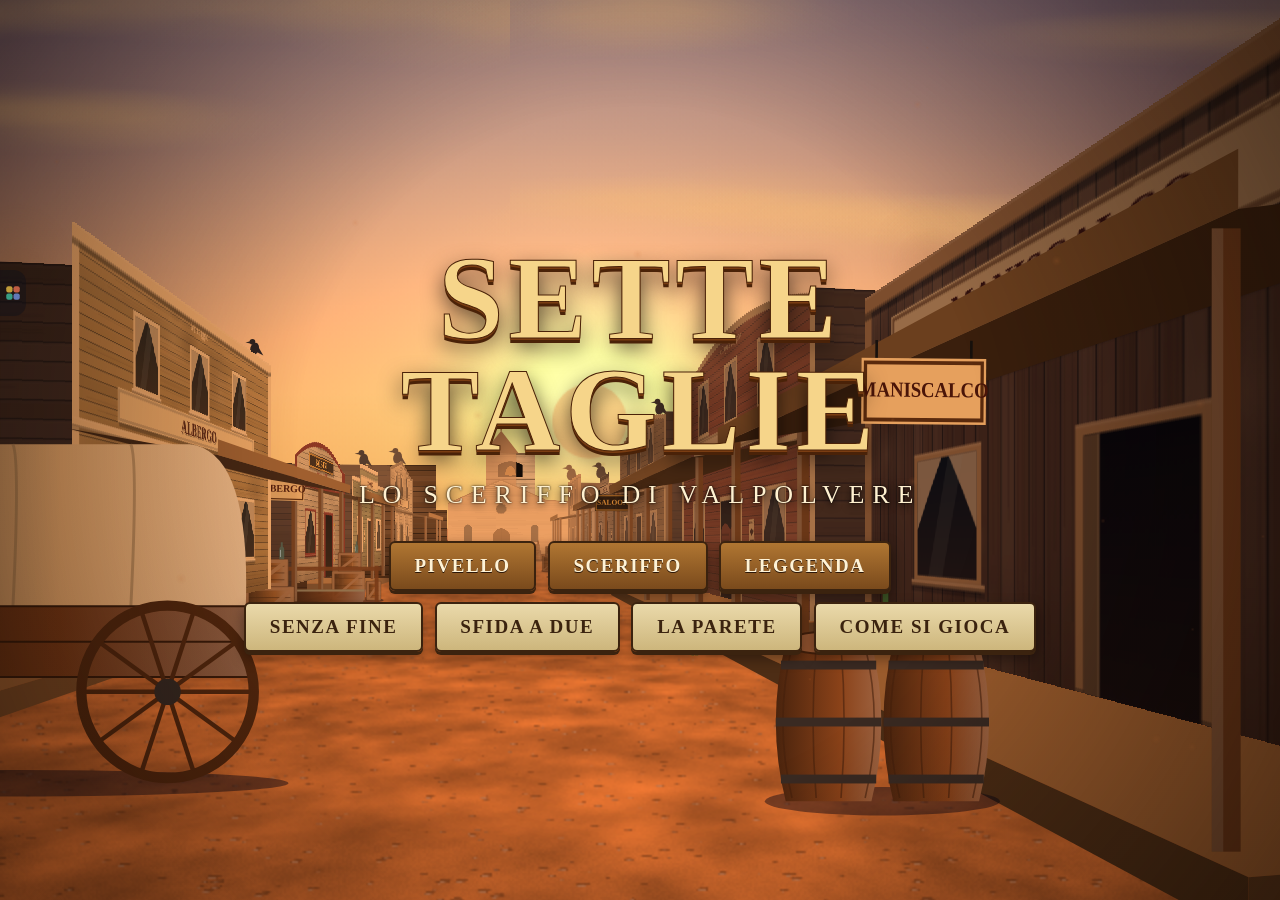
<file: giochi/sette-taglie/index.html>
<!DOCTYPE html>
<html lang="it">
<head>
<meta charset="utf-8">
<meta name="viewport" content="width=device-width,initial-scale=1,maximum-scale=1,user-scalable=no,viewport-fit=cover">
<meta name="apple-mobile-web-app-capable" content="yes">
<meta name="description" content="Sette Taglie: sei il nuovo sceriffo di Valpolvere. Sette ricercati, sette duelli. Gioco western in 3D da giocare nel browser.">
<meta name="apple-mobile-web-app-status-bar-style" content="black-translucent">
<meta name="apple-mobile-web-app-title" content="Sette Taglie">
<meta name="theme-color" content="#120c08">
<link rel="apple-touch-icon" href="icona.png">
<link rel="icon" type="image/png" href="icona.png">
<title>Sette Taglie</title>
<style>
html,body{margin:0;height:100%;background:#120c08;overflow:hidden;touch-action:none;-webkit-user-select:none;user-select:none;-webkit-touch-callout:none;-webkit-tap-highlight-color:transparent}
body{font-family:Copperplate,"Copperplate Gothic Bold",Rockwell,"American Typewriter",Georgia,serif;color:#2a1a0c}
#c{position:fixed;left:0;top:0;width:100%;height:100%;display:block}
#c.mira{cursor:none}
#ov{position:fixed;left:0;top:0;right:0;bottom:0;display:none;align-items:center;justify-content:center;padding:10px;box-sizing:border-box;overflow:auto;-webkit-overflow-scrolling:touch}
#ov.su{display:flex}
#ov.scuro{background:rgba(12,6,2,.66)}
.carta{background:#e7d3a2;background-image:radial-gradient(ellipse at 25% 15%,rgba(255,250,225,.55),transparent 60%),radial-gradient(ellipse at 85% 95%,rgba(120,70,20,.38),transparent 55%),radial-gradient(ellipse at 5% 90%,rgba(120,70,20,.25),transparent 40%);
 border:2px solid #5a3a1a;border-radius:4px;box-shadow:inset 0 0 46px rgba(110,60,20,.5),0 12px 44px rgba(0,0,0,.65);padding:18px 24px;max-width:680px;width:100%;box-sizing:border-box;text-align:center;margin:auto}
.carta h1{margin:.1em 0;font-size:clamp(26px,6vw,46px);letter-spacing:.06em;color:#3a200c}
.carta h2{margin:.2em 0;font-size:clamp(18px,3.6vw,26px);letter-spacing:.05em;color:#3a200c}
.carta p{margin:.45em 0;font-size:clamp(13px,2.2vw,17px);line-height:1.35;font-family:Georgia,"Times New Roman",serif}
.pic{font-size:clamp(11px,1.8vw,13px);opacity:.75;font-family:Georgia,serif}
.b{font:inherit;font-weight:700;font-size:clamp(14px,2.4vw,19px);letter-spacing:.08em;text-transform:uppercase;padding:.62em 1.25em;margin:.3em;border:2px solid #3b230f;border-radius:6px;background:linear-gradient(#b07632,#7a4a1c);color:#fff3d6;text-shadow:0 1px 0 #2a1608;box-shadow:0 3px 0 #3b230f,0 6px 14px rgba(0,0,0,.4);cursor:pointer}
.b:active{transform:translateY(2px);box-shadow:0 1px 0 #3b230f}
.b.sec{background:linear-gradient(#ead9aa,#cdb67c);color:#3b230f;text-shadow:none}
.b[disabled]{opacity:.45;cursor:default}
#titolo{text-align:center;margin:auto;max-width:900px;width:100%}
#titolo h1{font-size:clamp(40px,11vw,118px);margin:0;line-height:.95;letter-spacing:.04em;color:#f6d58a;text-shadow:0 2px 0 #7a3d12,0 5px 0 #4a2208,0 9px 22px rgba(0,0,0,.75);-webkit-text-stroke:1px #4a2208}
#titolo .sot{font-size:clamp(14px,2.8vw,26px);letter-spacing:.3em;color:#fff1d0;text-shadow:0 2px 8px #000,0 0 2px #000;margin:.5em 0 1em}
#titolo .rec{color:#fff1d0;text-shadow:0 1px 6px #000;font-size:clamp(12px,2vw,16px);margin-top:.8em;font-family:Georgia,serif}
.riga{display:flex;flex-wrap:wrap;justify-content:center;align-items:center}
.manif{display:flex;gap:18px;align-items:center;justify-content:center;flex-wrap:wrap;text-align:center}
.manif canvas{width:min(34vw,210px);height:auto;border:2px solid #5a3a1a;background:#d9c391;filter:sepia(.75) contrast(1.08)}
.manif .t{flex:1;min-width:220px}
.taglia{font-size:clamp(26px,6vw,46px);font-weight:700;color:#7a1c12;letter-spacing:.04em}
.vm{letter-spacing:.35em;font-size:clamp(11px,2vw,15px);border-top:2px solid #5a3a1a;border-bottom:2px solid #5a3a1a;padding:.25em 0;margin:.4em auto;display:inline-block}
table.conti{margin:.5em auto;border-collapse:collapse;font-family:Georgia,serif;font-size:clamp(13px,2.2vw,17px)}
table.conti td{padding:.18em .7em;text-align:left;border-bottom:1px dotted #8a6a3a}
table.conti td:last-child{text-align:right;font-weight:700}
.bottega{display:flex;flex-wrap:wrap;gap:8px;justify-content:center;margin:.6em 0}
.merce{border:2px solid #5a3a1a;border-radius:6px;background:rgba(255,248,220,.5);padding:8px 10px;width:150px;font-family:Georgia,serif;font-size:13px;cursor:pointer}
.merce b{display:block;font-family:Copperplate,Rockwell,Georgia,serif;font-size:14px;margin-bottom:2px}
.merce i{display:block;color:#7a1c12;font-style:normal;font-weight:700;margin-top:3px}
.merce.no{opacity:.45;cursor:default}
.gazz{background:#efe6cf;background-image:radial-gradient(ellipse at 20% 10%,rgba(255,255,245,.6),transparent 60%),radial-gradient(ellipse at 90% 95%,rgba(90,70,40,.3),transparent 55%);color:#1a1410;border-color:#2a2018;max-width:760px}
.gazz .test{font:900 clamp(22px,5.4vw,44px)/1.1 "Old English Text MT","Luminari",Georgia,"Times New Roman",serif;border-top:4px double #1a1410;border-bottom:4px double #1a1410;padding:.12em 0;letter-spacing:.01em}
.gazz .fil{font:italic 12px Georgia,serif;border-bottom:1px solid #1a1410;padding:.25em 0;margin-bottom:.6em}
.gazz h1{font:900 clamp(20px,4.6vw,36px)/1.05 Georgia,"Times New Roman",serif;color:#1a1410;letter-spacing:0;text-transform:uppercase;margin:.1em 0 .25em}
.gazz .occ{font-style:italic;font-size:clamp(14px,2.4vw,18px)}
.gazz .manif canvas{filter:grayscale(1) contrast(1.15);background:#cfc6ae;border-color:#1a1410}
.gazz .timbro{top:50%;font-size:22px}
.nome{font:inherit;font-size:16px;padding:.5em .6em;margin:.3em;border:2px solid #5a3a1a;border-radius:6px;background:#fff8e2;color:#2a1a0c;width:10.5em;text-align:center;-webkit-user-select:text;user-select:text}
.muro{display:flex;flex-wrap:wrap;gap:8px;justify-content:center;margin:.5em 0}
.avv{position:relative;width:98px;background:#e0cd9c;border:2px solid #5a3a1a;padding:4px 4px 6px;font-family:Georgia,serif;font-size:11px;box-shadow:2px 3px 6px rgba(0,0,0,.35)}
.avv canvas{width:100%;height:auto;display:block;filter:sepia(.75) contrast(1.08)}
.avv b{display:block;font-family:Copperplate,Rockwell,Georgia,serif;font-size:10.5px;letter-spacing:-.03em;white-space:nowrap;margin-top:3px}
.avv i{font-style:normal;color:#7a1c12;font-weight:700}
.avv.lib canvas{filter:sepia(.8) brightness(.5)}
.timbro{position:absolute;left:50%;top:38%;transform:translate(-50%,-50%) rotate(-16deg);border:3px solid;border-radius:4px;padding:1px 6px;font:900 15px Copperplate,Rockwell,Georgia,serif;letter-spacing:.05em;white-space:nowrap;background:rgba(231,211,162,.6)}
.tv{color:#1f5a3a}.tm{color:#9a1c12}
#barra{position:fixed;top:8px;right:calc(8px + env(safe-area-inset-right));display:none;gap:6px;z-index:5}
#barra.su{display:flex}
#barra button{width:38px;height:38px;border-radius:50%;border:2px solid rgba(255,240,200,.7);background:rgba(30,16,6,.55);color:#fff1d0;font-size:16px;font-weight:700;cursor:pointer;padding:0}
#gira{position:fixed;left:0;top:0;right:0;bottom:0;background:#1a0f08;color:#f6d58a;display:none;align-items:center;justify-content:center;text-align:center;font-size:22px;padding:30px;z-index:20;letter-spacing:.05em}
@media (orientation:portrait) and (max-width:700px){#gira{display:flex}}
@media (max-height:520px){
 #titolo h1{font-size:clamp(34px,10vw,84px)} #titolo h1 br{display:none} #titolo .sot{margin:.3em 0 .6em;font-size:clamp(12px,2.2vw,18px)}
 .carta{padding:10px 16px;max-width:780px} .carta h1{font-size:clamp(22px,4.6vw,34px)} .carta h2{font-size:clamp(15px,2.8vw,20px)} .carta p{margin:.25em 0;font-size:13px}
 .b{font-size:14px;padding:.5em 1em;margin:.2em} .manif canvas{width:min(22vw,130px)} .taglia{font-size:clamp(22px,4.6vw,32px)} .vm{margin:.15em auto}
 .gazz .test{font-size:clamp(20px,4.2vw,30px)} .gazz h1{font-size:clamp(17px,3.4vw,24px)} .gazz .fil{margin-bottom:.3em;font-size:11px} .gazz .timbro{font-size:15px}
 .avv{width:78px;font-size:10px} .avv b{font-size:8.6px} .timbro{font-size:12px}
 .merce{width:120px;padding:5px 7px;font-size:12px} .merce b{font-size:12.5px} table.conti{font-size:13px;margin:.3em auto} table.conti td{padding:.08em .6em}
}
#ov{padding-left:calc(10px + env(safe-area-inset-left));padding-right:calc(10px + env(safe-area-inset-right))}
</style>
</head>
<body>
<canvas id="c"></canvas>
<div id="barra"><button id="bAudio" aria-label="Audio">♪</button><button id="bPausa" aria-label="Pausa">II</button></div>
<div id="ov"></div>
<div id="gira"><div>↻<br><br>Gira il telefono<br>in orizzontale</div></div>
<script>
'use strict';
(function(){
/* ============================================================
   SETTE TAGLIE — western in 3D da browser, un solo file, senza librerie.
   Il 3D è disegnato su tela 2D con un motore proprio (niente scheda video).
   Versione 2: cinque ambienti, una musica per ogni taglia, il mondo che reagisce ai colpi.
   Versione 3: un duello diverso per ogni ricercato, il giornale tra le taglie, bersagli in movimento, sfida a due.
   ============================================================ */
const TAU=Math.PI*2;
const clamp=(v,a,b)=>v<a?a:v>b?b:v, lerp=(a,b,t)=>a+(b-a)*t, liscio=t=>{t=clamp(t,0,1);return t*t*(3-2*t)};
function casuale(seme){let a=seme>>>0;return function(){a=a+0x6D2B79F5|0;let t=Math.imul(a^a>>>15,1|a);t=t+Math.imul(t^t>>>7,61|t)^t;return((t^t>>>14)>>>0)/4294967296}}
const R=Math.random, tra=(a,b)=>a+R()*(b-a), scegli=a=>a[R()*a.length|0];
function tela(w,h){const c=document.createElement('canvas');c.width=Math.max(1,w|0);c.height=Math.max(1,h|0);return c}
const hex=h=>[parseInt(h.slice(1,3),16),parseInt(h.slice(3,5),16),parseInt(h.slice(5,7),16)];
const rgb=(c,a)=>a===undefined?'rgb('+(c[0]|0)+','+(c[1]|0)+','+(c[2]|0)+')':'rgba('+(c[0]|0)+','+(c[1]|0)+','+(c[2]|0)+','+a+')';
const mix=(a,b,t)=>[a[0]+(b[0]-a[0])*t,a[1]+(b[1]-a[1])*t,a[2]+(b[2]-a[2])*t];
const molt=(a,b)=>[a[0]*b[0]/255,a[1]*b[1]/255,a[2]*b[2]/255];
const chiaro=(c,k)=>mix(c,[255,255,255],k), scuro=(c,k)=>mix(c,[0,0,0],k);
const soldi=n=>'$'+Math.round(n).toLocaleString('it-IT');
function salva(k,v){try{localStorage.setItem('settetaglie.'+k,JSON.stringify(v))}catch(e){}}
function leggi(k,d){try{const v=localStorage.getItem('settetaglie.'+k);return v===null?d:JSON.parse(v)}catch(e){return d}}

/* ---------------- SUONI E MUSICA (tutto sintetizzato) ---------------- */
const NOTE={C:0,D:2,E:4,F:5,G:7,A:9,B:11};
function midiDi(s){ let i=1, v=NOTE[s[0]]; if(s[i]==='#'){v++;i++} else if(s[i]==='b'){v--;i++} return v+12*(+s.slice(i)+1) }
// un brano: accordi, giri di basso e di chitarra, percussioni, due melodie, e una forma che li fa entrare e uscire
function brano(b){
 b.bat=b.bat||8;
 b.acc=b.acc.split(' ').map(a=>{ let i=1, r=NOTE[a[0]]; if(a[i]==='#'){r++;i++} else if(a[i]==='b'){r--;i++} const q=a.slice(i), m=q[0]==='m', bs=40+((r+8)%12), n=[bs+12,bs+12+(m?3:4),bs+19]; if(q.indexOf('7')>=0) n.push(bs+22); return {b:bs,n:n} });
 const mel=s=>s?s.split('|').map(bar=>{ let p=0; const ev=[]; for(const tk of bar.trim().split(/\s+/)){ if(!tk) continue; const q=tk.split(':'), l=+q[1]; if(q[0]!=='-') ev.push([p,midiDi(q[0]),l]); p+=l } return ev }):null;
 b.mel=mel(b.mel); b.mel2=mel(b.mel2);
 const righe=v=>v?v.split('|'):null; b.basso=righe(b.basso); b.pen=righe(b.pen);
 for(const gr of ['perc','perc2']) if(b[gr]) for(const k in b[gr]) b[gr][k]=righe(b[gr][k]);
 return b;
}
const BRANI={
 titolo:brano({p:.27,acc:'Am Am Dm Dm G G C E',pen:'a.b.c.b.|a.c.d.c.',basso:'R.......|R...5...',str:'nylon',voce:'armonica',voce2:'fischio',perc:{M:'..x...x.'},pad:'archi',
  mel:'A4:4 E5:4|D5:2 C5:2 A4:4|D5:4 A5:4|G5:2 F5:2 D5:4|B4:3 D5:1 G5:4|F5:2 E5:2 D5:4|E5:4 G5:2 E5:2|E5:6 G#4:2',
  mel2:'-:4 C5:4|-:4 E5:4|-:4 F5:4|-:4 A5:4|-:4 D5:4|-:4 B4:4|-:4 C5:4|B4:8',forma:['p','pm','bpm','bpmk','bpdn','bpdkm']}),
 via:brano({p:.235,acc:'Am Am F G Am Am E E',basso:'R..R5.R.',pen:'..x...x.',voce:'fischio',voce2:'armonica',perc:{Z:'x..x..x.',M:'....x...'},
  mel:'A4:3 C5:1 E5:4|D5:2 C5:2 A4:4|F5:3 E5:1 C5:4|D5:3 B4:1 G4:4|A4:2 C5:2 E5:2 A5:2|G5:4 E5:4|E5:6 B4:2|G#4:2 B4:2 E5:4',
  mel2:'E5:2 D5:2 C5:2 A4:2|C5:3 B4:1 A4:4|A4:2 C5:2 F5:4|G5:3 F5:1 D5:4|E5:2 A5:2 G5:2 E5:2|C5:4 A4:4|B4:2 E5:2 G#5:4|E5:8',forma:['bp','bpm','bpk','bpkm','bpn','bpkn']}),
 saloon:brano({p:.185,sw:.14,acc:'G G C G G Em A D',basso:'R.5.R.5.',pen:'a.cdb.cd',str:'banjo',voce:'armonica',voce2:'fischio',perc:{K:'x...x...',S:'..x...x.'},
  mel:'D5:2 B4:2 D5:2 G5:2|B5:3 A5:1 G5:4|E5:2 G5:2 E5:2 C5:2|D5:6 B4:2|D5:2 E5:2 G5:2 B5:2|B5:2 G5:2 E5:4|C#5:2 E5:2 A5:2 G5:2|F#5:3 A5:1 D5:4',
  mel2:'G5:4 D5:4|B4:2 D5:2 G5:4|C5:4 E5:4|D5:8|G5:4 B5:4|G5:2 E5:2 B4:4|A4:2 C#5:2 E5:4|D5:4 F#5:2 A5:2',forma:['bp','bpk','bpkm','bpk','bpkn','bpkm']}),
 piano:brano({p:.172,sw:.1,acc:'C C F C C A7 D7 G7',basso:'R...5...',pen:'..x...x.',str:'piano',voce:'piano',voce2:'piano',perc:{H:'x.x.x.x.'},
  mel:'E5:1 G5:1 C6:2 A5:1 G5:1 E5:2|G5:1 E5:1 C5:2 E5:2 G5:2|A5:1 C6:1 F5:2 A5:1 C6:1 A5:2|G5:3 E5:1 C5:4|E5:1 G5:1 C6:2 E6:2 C6:2|C#6:2 A5:2 G5:2 E5:2|F#5:1 A5:1 D6:2 C6:2 A5:2|B5:2 G5:2 F5:2 D5:2',
  mel2:'C5:2 E5:2 G5:4|E5:2 C5:2 G4:4|F5:2 A5:2 C6:4|E5:4 C5:4|C5:2 E5:2 G5:2 C6:2|A5:4 E5:4|D5:2 F#5:2 A5:4|G5:4 B4:2 D5:2',forma:['bp','bpm','bpkm','bpn','bpkm']}),
 pianoNotte:brano({p:.25,acc:'Am Am Dm Am F E Am E',basso:'R...5...',pen:'..x...x.',str:'piano',voce:'piano',voce2:'piano',
  mel:'E5:2 A5:2 C6:4|B5:2 A5:2 E5:4|F5:2 A5:2 D6:4|C6:2 A5:2 E5:4|A5:2 C6:2 F5:4|G#5:2 B5:2 E5:4|A5:2 C6:2 E6:2 C6:2|B5:6 G#5:2',
  mel2:'A4:8|C5:8|D5:8|E5:8|F5:8|E5:8|A5:4 E5:4|E5:8',forma:['bp','bpm','bpn','bpm']}),
 camposanto:brano({p:.3,bat:6,acc:'Dm Dm Gm Dm Bb F A A',basso:'R.....',pen:'abcdcb',str:'nylon',voce:'armonica',voce2:'fischio',pad:'organo',perc:{C:'x.....|......|......|......'},
  mel:'A4:3 D5:3|F5:2 E5:1 D5:3|G5:3 Bb5:3|A5:2 G5:1 F5:3|D5:3 F5:3|A5:2 G5:1 F5:3|E5:3 C#5:3|A4:6',
  mel2:'D5:6|A4:6|D5:3 G5:3|F5:6|F5:6|C5:3 F5:3|E5:6|C#5:6',forma:['pd','pdm','bpdk','bpdkm','bdkn','bpdkm']}),
 banca:brano({p:.2,acc:'Em Em Em Em C D Em B',basso:'RR.RR.5.',pen:'..x..x..',voce:'fischio',voce2:'archi',perc:{K:'x.......',S:'....x...',J:'..x...x.',I:'........|........|........|......x.'},
  mel:'-:2 B4:1 E5:1 G5:2 E5:2|F#5:3 E5:1 B4:4|-:2 B4:1 E5:1 G5:2 B5:2|A5:3 G5:1 E5:4|G5:2 E5:2 C5:4|A5:2 F#5:2 D5:4|G5:3 F#5:1 E5:4|D#5:2 F#5:2 B4:4',
  mel2:'E4:8|G4:8|E4:8|B4:8|C5:8|D5:8|E5:6 D5:2|B4:8',forma:['bk','bkm','bpk','bpkm','bkn','bpkmn']}),
 treno:brano({p:.16,acc:'D D G D D Bm Em A',basso:'R.5.R.5.',pen:'acbdacbd',str:'banjo',voce:'armonica',voce2:'fischio',perc:{M:'XxxxXxxx',Z:'x.xx.xx.',K:'x...x...'},perc2:{W:'x.......|........|........|........|........|........|........|........'},
  mel:'F#5:1 A5:1 D6:2 A5:1 F#5:1 D5:2|E5:1 F#5:1 A5:2 F#5:2 D5:2|G5:1 B5:1 D6:2 B5:1 G5:1 D5:2|F#5:3 E5:1 D5:4|A5:2 D6:2 A5:2 F#5:2|B5:2 F#5:2 D5:4|E5:1 G5:1 B5:2 G5:2 E5:2|C#5:2 E5:2 A5:4',
  mel2:'D5:4 A5:4|F#5:4 D5:4|G5:4 B5:4|A5:8|D5:2 F#5:2 A5:4|B5:4 F#5:4|E5:4 G5:4|A5:4 E5:4',forma:['bk','bkpw','bkpm','bkp','bkpn','bkpmw']}),
 miniera:brano({p:.21,acc:'E F E F Am G F E',basso:'R...5...',pen:'x.xux.xu',str:'nylon',voce:'tromba',voce2:'fischio',perc:{M:'x.xxx.xx',K:'x...x...'},
  mel:'E5:2 G#5:2 B5:4|A5:3 G#5:1 F5:4|E5:1 F5:1 G#5:2 B5:2 G#5:2|C6:3 A5:1 F5:4|E5:2 A5:2 C6:4|B5:2 D6:2 B5:2 G5:2|A5:2 F5:2 C5:2 F5:2|E5:6 G#5:2',
  mel2:'B4:8|C5:8|B4:4 G#4:4|A4:8|C5:4 E5:4|D5:8|C5:4 A4:4|B4:8',forma:['pk','bpk','bpkm','bpk','bpkm','bpkn']}),
 corvo:brano({p:.26,acc:'Dm Dm Bb A Dm Gm A Dm',basso:'R.......|R...5...',pen:'....x...',voce:'chit',voce2:'fischio',pad:'coro',perc:{T:'x.....x.',C:'x.......|........|........|........'},
  mel:'D4:3 F4:1 A4:4|G4:2 F4:2 D4:4|D4:3 F4:1 Bb4:4|A4:3 G4:1 E4:4|D5:3 C5:1 A4:4|Bb4:2 A4:2 G4:4|E4:2 A4:2 C#5:4|D5:8',
  mel2:'-:4 A5:4|-:4 D5:4|-:4 F5:4|-:4 E5:4|-:4 A5:4|-:4 G5:4|-:4 C#5:4|D6:8',forma:['dk','bdkm','bpdkm','bdkn','bpdkmn']}),
 bivacco:brano({p:.29,bat:6,acc:'G Em C D G Em C D',basso:'R.....',pen:'abcbcb',str:'nylon',voce:'fischio',voce2:'armonica',
  mel:'B4:3 D5:3|E5:3 B4:3|C5:2 E5:1 G5:3|F#5:3 A4:3|G5:3 D5:3|B4:3 E5:3|E5:2 D5:1 C5:3|D5:6',
  mel2:'D5:6|B4:6|E5:6|D5:3 A4:3|B4:6|G4:3 B4:3|C5:6|A4:6',forma:['p','pm','bp','bpn']})
};
const AMB0={vento:.035,pioggia:0,dentro:0,grilli:false,treno:0};
const Au={ctx:null,on:leggi('audio',true),out:null,mus:null,rum:null,note:{},modo:null,br:null,pross:0,passo:0,sapore:0,ambS:AMB0,gV:null,gP:null,gD:null,trT:0,
 avvia(){
  if(this.ctx){ if(this.ctx.state==='suspended') this.ctx.resume(); return; }
  try{
   const AC=window.AudioContext||window.webkitAudioContext; if(!AC) return;
   const c=this.ctx=new AC();
   const comp=c.createDynamicsCompressor(); comp.connect(c.destination);
   this.out=c.createGain(); this.out.gain.value=this.on?0.9:0; this.out.connect(comp);
   this.mus=c.createGain(); this.mus.gain.value=0.36; this.mus.connect(this.out);
   const n=c.sampleRate*2, b=c.createBuffer(1,n,c.sampleRate), d=b.getChannelData(0);
   for(let i=0;i<n;i++) d[i]=Math.random()*2-1;
   this.rum=b;
   const fondo=(tipo,fr,q,vol,lfoF,lfoK)=>{ const v=c.createBufferSource(); v.buffer=b; v.loop=true; const f=c.createBiquadFilter(); f.type=tipo; f.frequency.value=fr; f.Q.value=q; const gv=c.createGain(); gv.gain.value=vol;
    if(lfoF){ const lfo=c.createOscillator(); lfo.frequency.value=lfoF; const gl=c.createGain(); gl.gain.value=lfoK; lfo.connect(gl); const tr=c.createGain(); tr.gain.value=1; gl.connect(tr.gain); v.connect(f); f.connect(tr); tr.connect(gv); lfo.start() } else { v.connect(f); f.connect(gv) }
    gv.connect(this.out); v.start(0,Math.random()); return gv };
   this.gV=fondo('bandpass',380,.6,0,.13,.6);      // vento
   this.gP=fondo('highpass',2400,.5,0);             // pioggia
   this.gD=fondo('bandpass',320,.5,0,.31,.5);       // brusio al chiuso
   this.ambiente(this.ambS);
   setInterval(()=>this.batti(),90);
  }catch(e){this.ctx=null}
 },
 voce(v){this.on=v;salva('audio',v);if(this.out)this.out.gain.value=v?0.9:0},
 ambiente(a){ this.ambS=a; const c=this.ctx; if(!c||!this.gV) return; const t=c.currentTime; this.gV.gain.setTargetAtTime(a.vento||0,t,.6); this.gP.gain.setTargetAtTime(a.pioggia||0,t,.6); this.gD.gain.setTargetAtTime(a.dentro||0,t,.6) },
 soffio(dur,tipo,f0,f1,vol,quando,q,dest){
  const c=this.ctx; if(!c) return; const t=(quando||c.currentTime);
  const s=c.createBufferSource(); s.buffer=this.rum; s.loop=true;
  const f=c.createBiquadFilter(); f.type=tipo; f.Q.value=q||.8; f.frequency.setValueAtTime(f0,t); f.frequency.exponentialRampToValueAtTime(Math.max(30,f1),t+dur);
  const g=c.createGain(); g.gain.setValueAtTime(vol,t); g.gain.exponentialRampToValueAtTime(.0008,t+dur);
  s.connect(f); f.connect(g); g.connect(dest||this.out); s.start(t,Math.random()); s.stop(t+dur+.02);
 },
 tono(tipo,f0,f1,dur,vol,quando,dest){
  const c=this.ctx; if(!c) return; const t=(quando||c.currentTime);
  const o=c.createOscillator(); o.type=tipo; o.frequency.setValueAtTime(f0,t); if(f1!==f0) o.frequency.exponentialRampToValueAtTime(Math.max(20,f1),t+dur);
  const g=c.createGain(); g.gain.setValueAtTime(.0001,t); g.gain.linearRampToValueAtTime(vol,t+.006); g.gain.exponentialRampToValueAtTime(.0008,t+dur);
  o.connect(g); g.connect(dest||this.out); o.start(t); o.stop(t+dur+.03);
 },
 sparo(){ this.soffio(.28,'lowpass',5200,260,.95); this.tono('sine',170,38,.2,.9); this.soffio(.06,'highpass',2500,2500,.4); this.soffio(.9,'lowpass',900,150,.12,this.ctx&&this.ctx.currentTime+.05) },
 sparoLontano(){ this.soffio(.22,'lowpass',1700,200,.42); this.tono('sine',130,45,.14,.3); this.soffio(.7,'lowpass',600,120,.07,this.ctx&&this.ctx.currentTime+.06) },
 rimbalzo(){ const c=this.ctx; if(!c) return; this.tono('sawtooth',tra(2300,3200),tra(500,900),.32,.06,c.currentTime+.03) },
 vuoto(){ this.soffio(.03,'highpass',3000,3000,.3); this.tono('square',900,700,.03,.08) },
 scatto(q){ this.soffio(.025,'bandpass',2600,2600,.35,q,3); this.tono('square',1400,900,.02,.05,q) },
 ricarica(dur,n){ const c=this.ctx; if(!c) return; for(let i=0;i<n;i++) this.scatto(c.currentTime+dur*(i+.5)/(n+1.5)); this.soffio(.05,'bandpass',900,900,.5,c.currentTime+dur*.93,2); this.scatto(c.currentTime+dur*.97) },
 campana(){ const c=this.ctx; if(!c) return; [[1,.5],[2.0,.3],[2.76,.22],[3.5,.12],[5.4,.1],[6.8,.05]].forEach(p=>this.tono('sine',246*p[0],246*p[0]*.995,3.2/Math.sqrt(p[0]),p[1])); this.soffio(.05,'bandpass',1800,1800,.3,0,2) },
 vetro(){ this.soffio(.25,'highpass',3500,6000,.4); for(let i=0;i<5;i++) this.tono('sine',tra(2200,6200),tra(2000,5000),tra(.08,.3),.07,this.ctx&&this.ctx.currentTime+i*.03) },
 legno(){ this.soffio(.09,'bandpass',420,300,.7,0,1.5); this.tono('sine',190,90,.08,.3) },
 ferro(){ this.tono('square',820,790,.25,.12); this.tono('sine',1740,1700,.4,.14); this.soffio(.04,'highpass',4000,4000,.3) },
 ahi(){ this.tono('sawtooth',110,48,.4,.5); this.soffio(.3,'lowpass',700,120,.6) },
 moneta(){ const c=this.ctx; if(!c) return; this.tono('sine',1318,1318,.12,.2); this.tono('sine',1760,1760,.35,.2,c.currentTime+.08) },
 botto(){ this.soffio(1.1,'lowpass',900,60,1); this.tono('sine',90,28,.7,1) },
 tonfo(){ this.tono('sine',95,45,.18,.5); this.soffio(.1,'lowpass',300,100,.4) },
 corvo(){ const c=this.ctx; if(!c) return; for(let i=0;i<2;i++){ const t=c.currentTime+i*.24+R()*.05; this.tono('sawtooth',tra(620,700),tra(430,480),.17,.07,t); this.soffio(.16,'bandpass',1500,1100,.12,t,4) } },
 tuono(rit){ const c=this.ctx; if(!c) return; const t=c.currentTime+(rit||0); this.soffio(2.6,'lowpass',420,45,.9,t); this.soffio(.5,'lowpass',1600,200,.5,t); this.tono('sine',58,30,1.6,.6,t) },
 cigolio(){ const c=this.ctx; if(!c) return; for(let i=0;i<3;i++) this.tono('sine',i%2?1180:880,i%2?900:1220,.2,.035,c.currentTime+i*.3) },
 freni(){ const c=this.ctx; if(!c) return; this.tono('sawtooth',1900,1300,2.2,.035); this.tono('sine',2650,1800,2.2,.03); this.soffio(2.6,'highpass',3000,1200,.16); this.soffio(1.6,'highpass',5000,2500,.2,c.currentTime+2.2) },
 lento(){ this.tono('sine',95,26,1.9,.9); this.soffio(2.2,'lowpass',800,60,.6); this.tono('sine',2400,2350,1.7,.025) },
 galoppo(dur){ const c=this.ctx; if(!c) return; for(let i=0;i<dur/.14;i++) this.colpo('Z',c.currentTime+i*.14+(i%3===2?.05:0),.9,null) },
 fanfara(ok){ const c=this.ctx; if(!c) return; const n=ok?[57,60,64,69,72,76]:[57,56,52,50,45]; n.forEach((m,i)=>this.pizzica(m,c.currentTime+i*(ok?.13:.26),.5,this.out)) },
 // corda pizzicata (Karplus-Strong), con qualche variazione di timbro
 corda(midi,t,vol,o){
  const c=this.ctx; if(!c) return;
  let b=this.note[midi];
  if(!b){
   const sr=c.sampleRate, n=Math.floor(sr*1.7), N=Math.max(2,Math.round(sr/(440*Math.pow(2,(midi-69)/12))));
   b=c.createBuffer(1,n,sr); const d=b.getChannelData(0), an=new Float32Array(N);
   let pr=0; for(let i=0;i<N;i++){ const r=Math.random()*2-1; pr=pr*.45+r*.55; an[i]=pr }
   let p=0; for(let i=0;i<n;i++){ const a=an[p], q=an[(p+1)%N]; d[i]=a; an[p]=(a+q)*.4975; p=(p+1)%N }
   this.note[midi]=b;
  }
  o=o||{};
  const s=c.createBufferSource(); s.buffer=b; if(o.rate) s.playbackRate.value=o.rate;
  const g=c.createGain(); g.gain.setValueAtTime(vol,t); if(o.corta) g.gain.exponentialRampToValueAtTime(.001,t+o.corta);
  let u=s; if(o.filtro){ const f=c.createBiquadFilter(); f.type=o.filtro; f.frequency.value=o.fr; f.Q.value=o.q||.7; s.connect(f); u=f }
  u.connect(g); g.connect(o.dest||this.mus); s.start(t); if(o.corta) s.stop(t+o.corta+.05);
 },
 pizzica(midi,quando,vol,dest){ this.corda(midi,quando,vol,{dest:dest}) },
 nota(str,m,t,vol){
  if(str==='banjo') this.corda(m+12,t,vol*1.5,{filtro:'highpass',fr:520,corta:.42});
  else if(str==='piano'){ this.corda(m,t,vol,{filtro:'lowpass',fr:3200}); this.corda(m,t,vol*.8,{filtro:'lowpass',fr:3200,rate:1.007}) }
  else if(str==='nylon') this.corda(m,t,vol*1.2,{filtro:'lowpass',fr:1900});
  else this.corda(m,t,vol);
 },
 pennata(str,n,ch,t){
  if(ch==='x'){ n.forEach((m,i)=>this.nota(str,m,t+i*.012,.16)) }
  else if(ch==='u'){ for(let i=n.length-1,k=0;i>=1;i--,k++) this.nota(str,n[i],t+k*.01,.09) }
  else { const i='abcd'.indexOf(ch); if(i>=0) this.nota(str,i===3?n[0]+12:n[i],t,.3) }
 },
 fischio(midi,quando,dur){
  const c=this.ctx; if(!c) return; const fr=440*Math.pow(2,(midi-69)/12);
  const o=c.createOscillator(); o.type='sine'; o.frequency.setValueAtTime(fr*.985,quando); o.frequency.linearRampToValueAtTime(fr,quando+.07);
  const l=c.createOscillator(); l.frequency.value=5.3; const gl=c.createGain(); gl.gain.value=fr*.012; l.connect(gl); gl.connect(o.frequency);
  const g=c.createGain(); g.gain.setValueAtTime(.0001,quando); g.gain.linearRampToValueAtTime(.16,quando+.06); g.gain.setValueAtTime(.16,quando+dur*.7); g.gain.linearRampToValueAtTime(.0001,quando+dur);
  o.connect(g); g.connect(this.mus); o.start(quando); l.start(quando); o.stop(quando+dur+.05); l.stop(quando+dur+.05);
 },
 // voce tenuta: due onde, un filtro, un inviluppo; serve per armonica, tromba, archi, organo e coro
 tenuta(midi,t,dur,o){
  const c=this.ctx; if(!c) return; const fr=440*Math.pow(2,(midi-69)/12), att=o.att||.04, ril=o.ril||.08;
  const g=c.createGain(); g.gain.setValueAtTime(.0001,t); g.gain.linearRampToValueAtTime(o.vol,t+att); g.gain.setValueAtTime(o.vol,t+Math.max(att,dur-ril)); g.gain.linearRampToValueAtTime(.0001,t+dur+.02);
  const f=c.createBiquadFilter(); f.type=o.filtro||'lowpass'; f.Q.value=o.q||1; const ff=o.fr||(fr*(o.frK||3)); f.frequency.setValueAtTime(o.squillo?ff*.5:ff,t); if(o.squillo) f.frequency.linearRampToValueAtTime(ff,t+.07);
  f.connect(g); g.connect(this.mus);
  let vib=null; if(o.vib){ vib=c.createOscillator(); vib.frequency.value=o.vibF||5.6; const gv=c.createGain(); gv.gain.setValueAtTime(0,t); gv.gain.linearRampToValueAtTime(fr*o.vib,t+Math.min(.25,dur*.5)); vib.connect(gv); vib.gv=gv; vib.start(t); vib.stop(t+dur+.1) }
  (o.onde||['sawtooth']).forEach((tp,i)=>{ const os=c.createOscillator(); os.type=tp; os.frequency.value=fr*(i?1+(o.scord||.004)*i:1)*(o.ott&&i?o.ott[i]||1:1); if(vib) vib.gv.connect(os.frequency); os.connect(f); os.start(t); os.stop(t+dur+.1) });
 },
 canta(voce,midi,t,dur){
  if(voce==='fischio') this.fischio(midi,t,dur);
  else if(voce==='armonica') this.tenuta(midi,t,dur,{vol:.085,onde:['square','sawtooth'],scord:.006,filtro:'bandpass',frK:2.3,q:1.1,vib:.007,att:.05});
  else if(voce==='tromba') this.tenuta(midi,t,dur,{vol:.1,onde:['sawtooth'],frK:3.4,q:2.2,squillo:true,vib:.008,att:.03});
  else if(voce==='archi') this.tenuta(midi,t,dur,{vol:.06,onde:['sawtooth','sawtooth'],scord:.007,fr:1500,att:.22,ril:.3,vib:.004});
  else if(voce==='piano'){ this.corda(midi,t,.26,{filtro:'lowpass',fr:4200}); this.corda(midi,t,.2,{filtro:'lowpass',fr:4200,rate:1.008}) }
  else if(voce==='chit'){ this.corda(midi,t,.55); this.corda(midi,t+.016,.2,{rate:1.004}) }
  else this.fischio(midi,t,dur);
 },
 tappeto(tipo,n,t,dur){
  if(tipo==='organo') n.forEach(m=>this.tenuta(m,t,dur,{vol:.022,onde:['sine','sine','sine'],ott:[1,2,3],scord:0,fr:2400,att:.18,ril:.3}));
  else if(tipo==='coro') [n[0]+12,n[2]+12].forEach(m=>this.tenuta(m,t,dur,{vol:.05,onde:['sawtooth','sawtooth'],scord:.006,filtro:'bandpass',fr:780,q:3.5,att:.4,ril:.5,vib:.004}));
  else n.forEach(m=>this.tenuta(m+12,t,dur,{vol:.02,onde:['sawtooth','sawtooth'],scord:.006,fr:1300,att:.5,ril:.5}));
 },
 colpo(k,t,forza,A){
  const m=this.mus, v=forza||1;
  if(k==='K'){ this.tono('sine',115,42,.17,.5*v,t,m) }
  else if(k==='S'){ this.soffio(.11,'highpass',3200,2600,.13*v,t,.7,m) }
  else if(k==='H'){ this.soffio(.03,'highpass',7000,7000,.05*v,t,.7,m) }
  else if(k==='M'){ this.soffio(.045,'highpass',5500,6500,.075*v,t,.7,m) }
  else if(k==='Z'){ this.soffio(.035,'bandpass',1050,900,.3*v,t,7,m); this.tono('triangle',820,620,.03,.06*v,t,m) }
  else if(k==='T'){ this.tono('sine',84,58,.55,.6*v,t,m); this.soffio(.25,'lowpass',260,90,.3*v,t,.7,m) }
  else if(k==='I'){ this.tono('square',2090,2080,.22,.03,t,m); this.tono('sine',3140,3120,.4,.05,t,m) }
  else if(k==='C'){ const fr=440*Math.pow(2,(A.b+24-69)/12); [[1,.14],[2,.08],[2.76,.05],[5.4,.03]].forEach(p=>this.tono('sine',fr*p[0],fr*p[0]*.997,2.6/Math.sqrt(p[0]),p[1],t,m)) }
  else if(k==='J'){ const c=this.ctx, fr=440*Math.pow(2,(A.b-69)/12), o=c.createOscillator(); o.type='sawtooth'; o.frequency.value=fr; const f=c.createBiquadFilter(); f.type='bandpass'; f.Q.value=9; f.frequency.setValueAtTime(500,t); f.frequency.linearRampToValueAtTime(1700,t+.09); f.frequency.linearRampToValueAtTime(600,t+.3);
   const g=c.createGain(); g.gain.setValueAtTime(.0001,t); g.gain.linearRampToValueAtTime(.22,t+.01); g.gain.exponentialRampToValueAtTime(.001,t+.34); o.connect(f); f.connect(g); g.connect(m); o.start(t); o.stop(t+.4) }
  else if(k==='W'){ [587,698,880].forEach(fr=>this.tenuta(69+12*Math.log2(fr/440),t,1.5,{vol:.035,onde:['triangle','sine'],ott:[1,2],scord:0,fr:2600,att:.08,ril:.4})); this.soffio(1.5,'bandpass',1400,1200,.05,t,1.2,m) }
 },
 musica(m){ if(this.modo===m) return; this.modo=m; this.br=m&&BRANI[m]?BRANI[m]:null; this.passo=0; if(this.ctx) this.pross=this.ctx.currentTime+.15 },
 batti(){
  const c=this.ctx; if(!c||c.state!=='running') return;
  const a=this.ambS, ora=c.currentTime;
  if(a.grilli&&R()<.22){ const t=ora+R()*.08, fr=tra(4100,4500); for(let i=0;i<3;i++) this.tono('sine',fr,fr,.035,.012,t+i*.055) }
  if(a.treno>0.05){ if(this.trT<ora) this.trT=ora; while(this.trT<ora+.2){ const n=(this.trN=(this.trN||0)+1); this.soffio(.07,'lowpass',n%4===0?1500:800,300,(n%4===0?.2:.1)*a.treno,this.trT,.8); if(n%8===0){ this.tono('square',170,150,.03,.08*a.treno,this.trT); this.tono('square',170,150,.03,.08*a.treno,this.trT+.11) } this.trT+=.13/Math.max(.35,a.treno) } }
  if(!this.modo) return;
  if(this.pross<ora) this.pross=ora+.05;
  while(this.pross<ora+.3){ this.suona(this.passo,this.pross); this.pross+=this.br?this.br.p:.46; this.passo++ }
 },
 suona(n,t){
  const B=this.br;
  if(!B){ // il duello: cuore, attesa, e un colore diverso per ogni ricercato
   const sp=this.sapore;
   this.tono('sine',62,40,.22,.5,t,this.mus); if(n%2) this.tono('sine',58,40,.18,.3,t+.16,this.mus);
   if(n%4===0) this.corda(n%8?41:40,t,.5); if(n%8===6) this.soffio(.35,'highpass',5000,7000,.05,t,1,this.mus);
   if(sp===2&&n%8===0) this.colpo('C',t,1,{b:38});
   if(sp===3&&n%4===2) this.colpo('J',t,1,{b:40});
   if(sp===4&&n%2===0) this.soffio(.5,'highpass',4000,6000,.03,t,1,this.mus);
   if(sp===5&&n%8===4) this.tenuta(n%16===4?76:77,t,1.6,{vol:.05,onde:['sawtooth'],frK:3,q:2,vib:.008,att:.2,ril:.5});
   if(sp===6&&n%8===0) this.tappeto('coro',[50,53,57],t,3.4);
   if(n%16===12) this.tenuta(88,t,1.7,{vol:.012,onde:['sawtooth','sawtooth'],scord:.005,fr:3000,att:.5,ril:.6});
   return;
  }
  const nb=B.bat, bar=Math.floor(n/nb)%B.acc.length, s=n%nb, giro=Math.floor(n/(nb*B.acc.length)), f=B.forma[giro%B.forma.length], A=B.acc[bar], P=B.p;
  if(B.sw&&s%2) t+=B.sw*P;
  if(B.basso&&f.indexOf('b')>=0){ const ch=B.basso[bar%B.basso.length][s]; if(ch&&ch!=='.') this.corda(A.b+(ch==='5'?7:ch==='8'?12:0),t,.5,{filtro:'lowpass',fr:700}) }
  if(B.pen&&f.indexOf('p')>=0){ const ch=B.pen[bar%B.pen.length][s]; if(ch&&ch!=='.') this.pennata(B.str||'chit',A.n,ch,t) }
  if(B.perc&&f.indexOf('k')>=0) for(const k in B.perc){ const r=B.perc[k], ch=r[bar%r.length][s]; if(ch&&ch!=='.') this.colpo(k,t,ch==='X'?1.6:1,A) }
  if(B.perc2&&f.indexOf('w')>=0) for(const k in B.perc2){ const r=B.perc2[k], ch=r[bar%r.length][s]; if(ch&&ch!=='.') this.colpo(k,t,1,A) }
  if(B.pad&&f.indexOf('d')>=0&&s===0) this.tappeto(B.pad,A.n,t,nb*P);
  if(B.mel&&f.indexOf('m')>=0) for(const e of B.mel[bar%B.mel.length]) if(e[0]===s) this.canta(B.voce||'fischio',e[1],t,e[2]*P*.95);
  if(B.mel2&&f.indexOf('n')>=0) for(const e of B.mel2[bar%B.mel2.length]) if(e[0]===s) this.canta(B.voce2||'armonica',e[1],t,e[2]*P*.95);
 }
};

/* ---------------- MOTORE 3D SU TELA 2D ---------------- */
const cv=document.getElementById('c'), g=cv.getContext('2d',{alpha:false});
let W=960,H=540,f=600,f0=600,hy=270,ris=1,vign=null;
const cam={x:0,y:1.65,z:-3,yaw:0,hz:.07};
let cs=1,sn=0;
const NEAR=.25, PXM=56;
let pal=null, T={giro:0}, citta=null;
const tocco=('ontouchstart' in window)||navigator.maxTouchPoints>0;

// sull'iPhone in orizzontale la tacca copre un lato: le scritte si spostano
const sonda=document.createElement('div'); sonda.style.cssText='position:fixed;left:0;top:0;width:0;height:0;visibility:hidden;padding-left:env(safe-area-inset-left);padding-right:env(safe-area-inset-right)'; document.body.appendChild(sonda);
let bordoS=0, bordoD=0, pxc=1, grande=1;
function misura(){
 const w=Math.max(200,innerWidth), h=Math.max(150,innerHeight);
 let d=Math.min(window.devicePixelRatio||1,2)*ris; if(w*d>1280*ris) d=1280*ris/w;
 W=cv.width=Math.round(w*d); H=cv.height=Math.round(h*d); f=f0=Math.min(.62*W,1.117*H); vign=null;
 pxc=d; grande=clamp(480/h,1,1.45); // sul telefono le scritte si ingrandiscono
 const st=getComputedStyle(sonda); bordoS=(parseFloat(st.paddingLeft)||0)*d; bordoD=(parseFloat(st.paddingRight)||0)*d;
}
// proiezione di un punto del mondo sullo schermo
function P(x,y,z){ const dx=x-cam.x, dz=z-cam.z, zr=dx*sn+dz*cs; if(zr<NEAR) return null; const k=f/zr; return {x:W/2+(dx*cs-dz*sn)*k, y:hy-(y-cam.y)*k, z:zr, k:k} }

// parete verticale con immagine, a strisce (prospettiva esatta perché la camera non si inclina)
function muro(m){
 let dx=m.ax-cam.x, dz=m.az-cam.z, ax=dx*cs-dz*sn, az=dx*sn+dz*cs;
 dx=m.bx-cam.x; dz=m.bz-cam.z; let bx=dx*cs-dz*sn, bz=dx*sn+dz*cs;
 if(az<NEAR&&bz<NEAR) return;
 let u0=m.u0,u1=m.u1;
 if(az<NEAR){ const t=(NEAR-az)/(bz-az); ax+=(bx-ax)*t; u0+=(u1-u0)*t; az=NEAR }
 else if(bz<NEAR){ const t=(NEAR-bz)/(az-bz); bx+=(ax-bx)*t; u1+=(u0-u1)*t; bz=NEAR }
 const ia=1/az, ib=1/bz, xa=W/2+ax*f*ia, xb=W/2+bx*f*ib;
 if(xb<=xa+.5||xb<0||xa>W) return;
 const hT=(m.y1-cam.y)*f, hB=(m.y0-cam.y)*f;
 const x0=Math.max(0,xa), x1=Math.min(W,xb), inv=1/(xb-xa), tw=m.tex.width, vh=m.v1-m.v0;
 const A=u0*ia, Bu=u1*ib-A, Di=ib-ia;
 // strisce larghe dove la parete è vista di fronte, strette dove è di scorcio
 const pend=Math.max(Math.abs(hT),Math.abs(hB))*Math.abs(Di)*inv;
 const sw=Math.max(m.fine?2:3,Math.min(48,1.1/Math.max(pend,1e-6),.04*Math.min(ia,ib)/Math.max(Math.abs(Di)*inv,1e-9)));
 let om=m.om||0, fo=Math.min(.88,clamp(((az+bz)*.5-8)/85,0,.75)*pal.fk), tex=m.tex;
 if(m.alfa){ // la sagoma in alto è trasparente: la foschia va stesa dentro l'immagine, non sopra
  const lv=Math.round(fo*6);
  if(lv>0){ if(m.fl!==lv){ m.fl=lv; const t=m.ft||(m.ft=tela(tex.width,tex.height)), c=t.getContext('2d'); c.globalCompositeOperation='source-over'; c.clearRect(0,0,t.width,t.height); c.drawImage(tex,0,0); c.globalCompositeOperation='source-atop'; c.fillStyle=rgb(pal.F,lv/6); c.fillRect(0,0,t.width,t.height) } tex=m.ft }
  fo=0; om=0 }
 for(let x=x0;x<x1;x+=sw){
  const s0=(x-xa)*inv, s1=Math.min(1,(x+sw-xa)*inv), sm=(s0+s1)*.5;
  let ua=(A+Bu*s0)/(ia+Di*s0), ub=(A+Bu*s1)/(ia+Di*s1);
  if(ua<0) ua=0; if(ub>tw) ub=tw; let du=ub-ua; if(du<.5){ du=.5; if(ua+du>tw) ua=tw-du }
  const iz=ia+Di*sm, yt=hy-hT*iz, yb=hy-hB*iz;
  g.drawImage(tex,ua,m.v0,du,vh,x,yt,sw+.7,yb-yt);
 }
 if(om>.01||fo>.02){ const vel=[]; if(om>.01) vel.push('rgba(8,6,18,'+om+')'); if(fo>.02) vel.push(rgb(pal.F,fo));
  for(const col of vel){ g.fillStyle=col; g.beginPath(); g.moveTo(xa,hy-hT*ia); g.lineTo(xb,hy-hT*ib); g.lineTo(xb,hy-hB*ib); g.lineTo(xa,hy-hB*ia); g.closePath(); g.fill() } }
}
// poligono piatto nello spazio, tagliato davanti alla camera
function poli(pts,fill){
 const n=pts.length/3, cx=[],cy=[],cz=[], ox=[],oy=[];
 for(let i=0;i<n;i++){ const dx=pts[3*i]-cam.x, dz=pts[3*i+2]-cam.z; cx.push(dx*cs-dz*sn); cy.push(pts[3*i+1]-cam.y); cz.push(dx*sn+dz*cs) }
 for(let i=0;i<n;i++){ const j=(i+1)%n, a=cz[i]>=NEAR, b=cz[j]>=NEAR;
  if(a){ ox.push(W/2+cx[i]*f/cz[i]); oy.push(hy-cy[i]*f/cz[i]) }
  if(a!==b){ const t=(NEAR-cz[i])/(cz[j]-cz[i]); ox.push(W/2+(cx[i]+(cx[j]-cx[i])*t)*f/NEAR); oy.push(hy-(cy[i]+(cy[j]-cy[i])*t)*f/NEAR) }
 }
 if(ox.length<3) return false;
 g.beginPath(); g.moveTo(ox[0],oy[0]); for(let k=1;k<ox.length;k++) g.lineTo(ox[k],oy[k]); g.closePath(); g.fillStyle=fill; g.fill(); return true;
}
const nebbia=(col,dist)=>mix(col,pal.F,Math.min(.88,clamp((dist-8)/85,0,.75)*pal.fk));

/* ---------------- LUCE DEL GIORNO ---------------- */
const PAL=[
 {nome:'mezzogiorno',zen:'#2a67ad',oriz:'#c3dcea',luce:'#fff6e4',ombra:.36,foschia:'#dccfb4',fk:.7,terra:'#cfa973',az:2.45,alt:1.1,sole:'#fffbe8',nubi:.5,mesa:'#b8663c'},
 {nome:'pomeriggio',zen:'#3a78b0',oriz:'#f3dfb2',luce:'#ffe6ba',ombra:.4,foschia:'#e8d1a0',fk:.8,terra:'#d2a363',az:-1.15,alt:.55,sole:'#fff3c9',nubi:.6,mesa:'#b9603a'},
 {nome:'tramonto',zen:'#35427f',oriz:'#ff9a48',luce:'#ffbd88',ombra:.46,foschia:'#f09c5c',fk:.9,terra:'#c98850',az:.1,alt:.15,sole:'#ffd98a',nubi:.9,mesa:'#8a3e30'},
 {nome:'crepuscolo',zen:'#1b2150',oriz:'#d86a78',luce:'#b497c2',ombra:0,foschia:'#8a5f88',fk:.9,terra:'#9c7c7c',az:.28,alt:-.04,sole:'#ff9a6a',nubi:.7,mesa:'#4a2f52',lumi:true},
 {nome:'alba nella nebbia',zen:'#86a6c4',oriz:'#f8ddcd',luce:'#f1e4e0',ombra:.2,foschia:'#ebded8',fk:1.6,terra:'#c1a78e',az:-.22,alt:.13,sole:'#fff2e0',nubi:.4,mesa:'#a08a90'},
 {nome:'tempesta di sabbia',zen:'#a8763a',oriz:'#e2ac5e',luce:'#f2c88e',ombra:.16,foschia:'#dba050',fk:2.1,terra:'#c69048',az:1.0,alt:.7,sole:'#ffe2a0',nubi:.15,mesa:'#a86a34',sabbia:true},
 {nome:'notte',zen:'#050818',oriz:'#1a2850',luce:'#5c70aa',ombra:.3,foschia:'#16224a',fk:.9,terra:'#5a648e',az:.42,alt:.5,sole:'#eef2ff',luna:true,nubi:.3,mesa:'#10183a',lumi:true}
];
function preparaLuce(i){
 pal=Object.assign({},typeof i==='number'?PAL[i]:i); pal.Z=hex(pal.zen); pal.O=hex(pal.oriz); pal.L=hex(pal.luce); pal.F=hex(pal.foschia); pal.Te=molt(hex(pal.terra),pal.L);
 const len=pal.alt>.03?Math.min(1/Math.tan(pal.alt),2.2):0; pal.sv=[-Math.sin(pal.az)*len,-Math.cos(pal.az)*len];
 pal.lato=Math.sin(pal.az)>0?-1:1; // quale lato della via prende il sole
}
function tinta(src){
 const t=tela(src.width,src.height), c=t.getContext('2d'); c.drawImage(src,0,0);
 c.globalCompositeOperation='multiply'; c.fillStyle=rgb(pal.L); c.fillRect(0,0,t.width,t.height);
 c.globalCompositeOperation='destination-in'; c.drawImage(src,0,0); c.globalCompositeOperation='source-over'; return t;
}

/* ---------------- CIELO (panorama a 360 gradi) ---------------- */
const PW=3072, PH=640, POR=560;
function faiCielo(seme){
 const t=tela(PW,PH), c=t.getContext('2d'), r=casuale(seme);
 let gr=c.createLinearGradient(0,0,0,POR); gr.addColorStop(0,pal.zen); gr.addColorStop(.55,rgb(mix(pal.Z,pal.O,.45))); gr.addColorStop(1,pal.oriz);
 c.fillStyle=gr; c.fillRect(0,0,PW,POR); c.fillStyle=pal.foschia; c.fillRect(0,POR,PW,PH-POR);
 if(pal.luna){ for(let i=0;i<520;i++){ const y=r()*POR*.95; c.fillStyle='rgba(255,255,255,'+(.25+r()*.75)*(1-y/POR)+')'; const s=r()<.08?2:1.1; c.fillRect(r()*PW,y,s,s) } }
 const sx=(((pal.az/TAU)%1)+1)%1*PW, sy=POR-pal.alt*(PW/TAU);
 for(const off of [-PW,0,PW]){
  const x=sx+off;
  c.globalCompositeOperation='lighter';
  let rg=c.createRadialGradient(x,sy,0,x,sy,pal.luna?240:430); const sc=hex(pal.sole);
  rg.addColorStop(0,rgb(sc,pal.luna?.35:.75)); rg.addColorStop(.25,rgb(sc,pal.luna?.12:.3)); rg.addColorStop(1,rgb(sc,0));
  c.fillStyle=rg; c.fillRect(x-440,sy-440,880,880);
  c.globalCompositeOperation='source-over';
  if(sy<POR+20){ c.fillStyle=pal.sole; c.beginPath(); c.arc(x,sy,pal.luna?17:23,0,TAU); c.fill();
   if(pal.luna){ c.fillStyle='rgba(120,135,180,.35)'; [[-5,-4,4],[6,3,3],[-2,7,2.5],[7,-7,2]].forEach(q=>{c.beginPath();c.arc(x+q[0],sy+q[1],q[2],0,TAU);c.fill()}) } }
 }
 // nuvole
 const nc=mix(hex(pal.sole),pal.O,.35), nn=Math.round(26*pal.nubi+4);
 for(let i=0;i<nn;i++){ const x=r()*PW, y=70+r()*(POR-230), w=90+r()*260, h=10+r()*26;
  for(const off of [-PW,0,PW]) for(let k=0;k<7;k++){ const ex=x+off+(k-3)*w*.16+(r()-.5)*20, ey=y+(r()-.5)*h, ew=w*(.25+r()*.3), eh=h*(.5+r()*.7);
   const rg=c.createRadialGradient(ex,ey,0,ex,ey,ew); rg.addColorStop(0,rgb(nc,.2*(pal.luna?.5:1))); rg.addColorStop(1,rgb(nc,0));
   c.save(); c.translate(ex,ey); c.scale(1,eh/ew); c.translate(-ex,-ey); c.fillStyle=rg; c.beginPath(); c.arc(ex,ey,ew,0,TAU); c.fill(); c.restore(); } }
 // mese e rupi in lontananza, a strati
 const mc=molt(hex(pal.mesa),pal.L);
 [[.22,26,18],[.5,40,12],[.82,58,7]].forEach((st,li)=>{
  const col=mix(pal.F,mc,st[0]); c.fillStyle=rgb(col); c.beginPath(); c.moveTo(0,PH); let x=0, y0=POR-4-r()*4; c.lineTo(0,y0);
  const cime=[];
  while(x<PW-200){ const piano=r()<.55; if(piano){ const w=50+r()*200, h=st[1]*(.35+r()*.65), s=6+r()*14; c.lineTo(x+s,y0-h); cime.push([x+s,w,h]); c.lineTo(x+s+w,y0-h+(r()-.5)*3); c.lineTo(x+s*2+w,y0); x+=s*2+w }
   else { const w=40+r()*150; c.lineTo(x+w*.5,y0-r()*st[2]); c.lineTo(x+w,y0); x+=w } }
  c.lineTo(PW,y0); c.lineTo(PW,PH); c.fill();
  // pareti rigate
  c.strokeStyle=rgb(scuro(col,.3),.22); c.lineWidth=1;
  for(const q of cime) for(let k=0;k<q[1]/7;k++){ const lx=q[0]+r()*q[1]; c.beginPath(); c.moveTo(lx,y0-q[2]+2); c.lineTo(lx+(r()-.5)*3,y0-q[2]*r()*.5); c.stroke() }
  c.fillStyle=rgb(chiaro(col,.15),.5); for(const q of cime) c.fillRect(q[0],y0-q[2],q[1],1.5);
 });
 gr=c.createLinearGradient(0,POR-90,0,POR); gr.addColorStop(0,rgb(pal.F,0)); gr.addColorStop(1,rgb(pal.F,.85*Math.min(1,pal.fk)));
 c.fillStyle=gr; c.fillRect(0,POR-90,PW,90);
 return t;
}
function cielo(){
 const k=f/(PW/TAU), dy=hy-POR*k, sw=W/k;
 if(dy>0){ g.fillStyle=pal.zen; g.fillRect(0,0,W,dy+1) }
 let u=((cam.yaw/TAU*PW-sw/2)%PW+PW)%PW;
 const a=Math.min(sw,PW-u);
 g.drawImage(T.cielo,u,0,a,PH,0,dy,a*k+.5,PH*k);
 if(a<sw) g.drawImage(T.cielo,0,0,sw-a,PH,a*k,dy,(sw-a)*k+.5,PH*k);
}

/* ---------------- TERRENO E SOFFITTO (prospettiva calcolata pixel per pixel) ---------------- */
function faiTerra(tipo){
 const N=512, t=tela(N,N), c=t.getContext('2d'), im=c.createImageData(N,N), d=im.data, r=casuale(7);
 const ott=[8,16,32,64,128].map(n=>{const a=new Float32Array(n*n);for(let i=0;i<a.length;i++)a[i]=r();return{n:n,a:a}});
 const legno=tipo==='legno'||tipo==='travi';
 const b=tipo==='travi'?molt([92,62,38],pal.L):tipo==='legno'?molt([150,104,62],pal.L):tipo==='tombe'?molt(mix(hex(pal.terra),[118,108,72],.5),pal.L):pal.Te;
 for(let y=0;y<N;y++) for(let x=0;x<N;x++){
  let v=0,amp=.5;
  for(const o of ott){ const fx=x/N*o.n, fy=y/N*o.n, x0=fx|0, y0=fy|0, x1=(x0+1)%o.n, y1=(y0+1)%o.n; let tx=fx-x0, ty=fy-y0; tx=tx*tx*(3-2*tx); ty=ty*ty*(3-2*ty);
   v+=amp*lerp(lerp(o.a[y0*o.n+x0],o.a[y0*o.n+x1],tx),lerp(o.a[y1*o.n+x0],o.a[y1*o.n+x1],tx),ty); amp*=.5 }
  let k=.7+v*.58+(r()-.5)*.06;
  if(legno){ const asse=x>>5; k=.84+v*.22+((asse*7919)%13)/13*.18-.09+(r()-.5)*.05; if((x&31)<2) k*=.55 }
  const i=(y*N+x)*4; d[i]=Math.min(255,b[0]*k); d[i+1]=Math.min(255,b[1]*k); d[i+2]=Math.min(255,b[2]*k); d[i+3]=255;
 }
 c.putImageData(im,0,0);
 if(legno){
  for(let i=0;i<90;i++){ c.fillStyle='rgba(0,0,0,.4)'; c.fillRect((r()*16|0)*32,r()*N,32,2) }
  if(tipo==='travi') for(let y=0;y<N;y+=256){ c.fillStyle=rgb(scuro(b,.5)); c.fillRect(0,y,N,36); c.fillStyle='rgba(255,220,170,.12)'; c.fillRect(0,y,N,3); c.fillStyle='rgba(0,0,0,.45)'; c.fillRect(0,y+36,N,9) }
 } else {
  for(let i=0;i<420;i++){ const x=8+r()*(N-16), y=8+r()*(N-16), s=1+r()*3.4; c.fillStyle=rgb(scuro(b,.45),.55); c.beginPath(); c.ellipse(x,y+s*.3,s,s*.7,0,0,TAU); c.fill(); c.fillStyle=rgb(chiaro(b,.3),.6); c.beginPath(); c.ellipse(x-s*.2,y-s*.1,s*.6,s*.4,0,0,TAU); c.fill() }
  if(tipo==='tombe'){ const er=molt([150,140,70],pal.L); c.lineWidth=1.3; for(let i=0;i<900;i++){ const x=6+r()*(N-12), y=6+r()*(N-12); c.strokeStyle=rgb(r()<.5?er:scuro(er,.35),.7); c.beginPath(); c.moveTo(x,y); c.lineTo(x+(r()-.5)*5,y-2-r()*5); c.stroke() } }
 }
 // la stessa immagine a definizioni via via più basse, per le distanze
 const mips=[]; let src=t, n=N;
 while(n>=16){ const dd=src.getContext('2d').getImageData(0,0,n,n); mips.push({n:n,d:new Uint32Array(dd.data.buffer)}); n>>=1; if(n>=16){ const q=tela(n,n); q.getContext('2d').drawImage(src,0,0,n,n); src=q } }
 return mips;
}
// il piano (terra, o soffitto se sopra=true) si calcola su una tela piccola e poi si stende: in Safari è cento volte più veloce di un motivo ruotato
function piano(mips,alt,sopra){
 const q=Math.max(1,Math.round(W/600)), gw=Math.ceil(W/q), y0=sopra?0:Math.max(0,Math.floor(hy)+1), y1=sopra?Math.min(H,Math.floor(hy)+1):H, gh=Math.ceil((y1-y0)/q);
 if(gh<=0) return;
 // terra e soffitto hanno ciascuno la sua tela d'appoggio: in Safari, riusando la stessa due volte nel fotogramma, i colori del soffitto si scambiano
 const nb=sopra?'bs':'bt'; let B=T[nb];
 if(!B||B.gt.width!==gw||B.gt.height<gh){ B=T[nb]={gt:tela(gw,Math.ceil(H/q)+2)}; B.gtc=B.gt.getContext('2d'); B.gim=B.gtc.createImageData(gw,B.gt.height); B.gpx=new Uint32Array(B.gim.data.buffer) }
 const px=B.gpx, Fr=pal.F[0], Fg=pal.F[1], Fb=pal.F[2], pieno=0xff000000|((Fb|0)<<16)|((Fg|0)<<8)|(Fr|0), zs=cam.z+(citta.corsa?T.giro%4:0);
 for(let j=0;j<gh;j++){
  const sy=y0+(j+.5)*q, dy=sopra?hy-sy:sy-hy, o=j*gw;
  if(dy<.4){ px.fill(pieno,o,o+gw); continue }
  const d=alt*f/dy, a=Math.min(1,clamp((d-8)/85,0,.75)*pal.fk+clamp((d-45)/150,0,1));
  if(a>=.985||d>400){ px.fill(pieno,o,o+gw); continue }
  const passo=q*d/f; let m=0, tpp=passo*128; while(tpp>1.4&&m<mips.length-1){ tpp*=.5; m++ }
  const mp=mips[m], n=mp.n, msk=n-1, S=n/4, tex=mp.d, xr0=(-W/2+q*.5)*d/f;
  let u=(cam.x+d*sn+xr0*cs)*S+n*4096, v=(zs+d*cs-xr0*sn)*S+n*4096;
  const du=passo*cs*S, dv=-passo*sn*S, ia=((1-a)*256)|0, ar=(Fr*a*256)|0, ag=(Fg*a*256)|0, ab=(Fb*a*256)|0;
  for(let i=0;i<gw;i++){ const c=tex[((v&msk)*n)+(u&msk)]; px[o+i]=0xff000000|((((c>>16&255)*ia+ab)>>8)<<16)|((((c>>8&255)*ia+ag)>>8)<<8)|(((c&255)*ia+ar)>>8); u+=du; v+=dv }
 }
 B.gtc.putImageData(B.gim,0,0,0,0,gw,gh);
 g.drawImage(B.gt,0,0,gw,gh,0,y0,gw*q,gh*q);
}

/* ---------------- FACCIATE DIPINTE ---------------- */
function assi(c,x,y,w,h,col,rnd,vert,passo){
 passo=passo||(vert?13:11);
 c.save(); c.beginPath(); c.rect(x,y,w,h); c.clip();
 const n=Math.ceil((vert?w:h)/passo);
 for(let i=0;i<n;i++){
  const k=(rnd()-.5)*.2, cc=k>0?chiaro(col,k):scuro(col,-k); c.fillStyle=rgb(cc);
  if(vert) c.fillRect(x+i*passo,y,passo+1,h); else c.fillRect(x,y+i*passo,w,passo+1);
  c.strokeStyle=rgb(scuro(col,.3),.28); c.lineWidth=1;
  for(let j=0;j<3;j++){ c.beginPath();
   if(vert){ const gx=x+i*passo+rnd()*passo; c.moveTo(gx,y+rnd()*h*.3); c.lineTo(gx+(rnd()-.5)*2,y+h*(.6+rnd()*.4)) }
   else { const gy=y+i*passo+rnd()*passo; c.moveTo(x+rnd()*w*.3,gy); c.lineTo(x+w*(.6+rnd()*.4),gy+(rnd()-.5)*2) }
   c.stroke() }
  c.fillStyle=rgb(scuro(col,.6),.75); if(vert) c.fillRect(x+i*passo,y,1.3,h); else c.fillRect(x,y+i*passo,w,1.3);
  c.fillStyle=rgb(chiaro(col,.35),.3); if(vert) c.fillRect(x+i*passo+1.3,y,1,h); else c.fillRect(x,y+i*passo+1.3,w,1);
 }
 c.restore();
}
const CAT={
 saloon:{nome:'SALOON',sotto:'«Coyote Zoppo»',piani:2,col:'#8f4a30',bordo:'#ead9ae',cima:'arco',w:10.5,portaW:1.7,batt:true},
 banca:{nome:'BANCA',sotto:'di Valpolvere',piani:2,col:'#b7b09c',bordo:'#5e5a50',cima:'timpano',w:10,pilastri:true},
 albergo:{nome:'ALBERGO',sotto:'Miraggio',piani:2,col:'#ab935e',bordo:'#f1e6c8',cima:'piatta',w:10.5},
 stazione:{nome:'STAZIONE',sotto:'Ferrovia del Sud-Ovest',piani:2,col:'#7f6b4a',bordo:'#dccba0',cima:'timpano',w:11},
 deposito:{nome:'DEPOSITO',sotto:'Miniera Tre Picche',piani:2,col:'#6d5b48',bordo:'#c9b88e',cima:'piatta',w:10.5,vert:true},
 stalla:{nome:'STALLA',sotto:'cavalli e biada',piani:2,col:'#7c2f22',bordo:'#e6d8b8',cima:'timpano',w:10,vert:true},
 emporio:{nome:'EMPORIO',sotto:'tutto per tutti',piani:1,col:'#7c8a6a',bordo:'#efe6cc',cima:'gradini',w:9},
 sceriffo:{nome:'SCERIFFO',sotto:'',piani:1,col:'#8c7a5c',bordo:'#3d2f20',cima:'piatta',w:8,stella:true},
 barbiere:{nome:'BARBIERE',sotto:'barba e capelli',piani:1,col:'#c9c1ae',bordo:'#7a2f2a',cima:'arco',w:7.5,palo:true},
 telegrafo:{nome:'TELEGRAFO',sotto:'',piani:1,col:'#a57f4f',bordo:'#f0e3c0',cima:'piatta',w:7.5},
 funebri:{nome:'POMPE FUNEBRI',sotto:'Malerba e Figli',piani:1,col:'#5f6468',bordo:'#d5d5cf',cima:'timpano',w:8.5},
 maniscalco:{nome:'MANISCALCO',sotto:'',piani:1,col:'#5e4633',bordo:'#c0a070',cima:'piatta',w:8,vert:true},
 gazzetta:{nome:'LA GAZZETTA',sotto:'di Valpolvere',piani:1,col:'#9a8f7a',bordo:'#2f2a22',cima:'gradini',w:8},
 dottore:{nome:'DOTTORE',sotto:'e cavadenti',piani:1,col:'#b7a98a',bordo:'#40506a',cima:'arco',w:7.5}
};
const FONTE='"Rockwell","Copperplate","American Typewriter",Georgia,serif';
function parapetto(b,u){ const t=Math.abs(u-b.w/2)/(b.w/2); return b.cima==='piatta'?b.h:b.cima==='gradini'?(t<.56?b.h:b.h-.7):b.cima==='arco'?b.h-.8*t*t:b.h-.8*t }
function faccia(b,rnd,om){
 const cw=Math.round(b.w*PXM), ch=Math.round(b.h*PXM), t0=tela(cw,ch), c=t0.getContext('2d');
 const X=m=>m*PXM, Y=m=>ch-m*PXM, col=hex(b.col), bor=hex(b.bordo), due=b.piani===2, vetri=[];
 assi(c,0,0,cw,ch,col,rnd,!!b.vert);
 let gz=c.createLinearGradient(0,Y(1.5),0,ch); gz.addColorStop(0,'rgba(70,45,20,0)'); gz.addColorStop(1,'rgba(70,45,20,.5)'); c.fillStyle=gz; c.fillRect(0,Y(1.5),cw,X(1.5));
 gz=c.createLinearGradient(0,0,0,X(1.6)); gz.addColorStop(0,'rgba(255,250,235,.16)'); gz.addColorStop(1,'rgba(255,250,235,0)'); c.fillStyle=gz; c.fillRect(0,0,cw,X(1.6));
 for(let i=0;i<16;i++){ const x=rnd()*cw,y=rnd()*ch,r=18+rnd()*70, gm=c.createRadialGradient(x,y,0,x,y,r); gm.addColorStop(0,rnd()<.55?'rgba(45,28,12,.17)':'rgba(255,245,220,.12)'); gm.addColorStop(1,'rgba(0,0,0,0)'); c.fillStyle=gm; c.fillRect(x-r,y-r,2*r,2*r) }
 const listello=(x,y,w,h)=>{ c.fillStyle=rgb(bor); c.fillRect(x,y,w,h); c.fillStyle='rgba(255,255,255,.2)'; c.fillRect(x,y,w,Math.min(2,h)); c.fillStyle='rgba(0,0,0,.3)'; c.fillRect(x,y+h-2,w,2); c.fillStyle='rgba(0,0,0,.22)'; c.fillRect(x,y+h,w,4) };
 listello(0,0,X(.2),ch); listello(cw-X(.2),0,X(.2),ch);
 listello(0,Y(3.62),cw,X(.16));
 if(b.pilastri) for(const u of [.07,.36,.64,.93]){ const x=X(b.w*u-.22); c.fillStyle=rgb(chiaro(col,.25)); c.fillRect(x,Y(3.46),X(.44),X(3.2)); c.fillStyle='rgba(0,0,0,.18)'; c.fillRect(x+X(.34),Y(3.46),X(.1),X(3.2)); listello(x-4,Y(3.46),X(.44)+8,X(.14)); listello(x-4,Y(.5),X(.44)+8,X(.14)) }
 const finestra=(u,y,w,h,inf)=>{
  const x=X(u-w/2), yy=Y(y+h), ww=X(w), hh=X(h), m=X(.09);
  listello(x-m,yy-m,ww+2*m,hh+2*m);
  const gg=c.createLinearGradient(0,yy,0,yy+hh); gg.addColorStop(0,'#10151c'); gg.addColorStop(1,'#2a221c'); c.fillStyle=gg; c.fillRect(x,yy,ww,hh);
  c.fillStyle='rgba(228,218,192,.82)';
  c.beginPath(); c.moveTo(x,yy); c.lineTo(x+ww*.44,yy); c.quadraticCurveTo(x+ww*.2,yy+hh*.3,x,yy+hh*.6); c.fill();
  c.beginPath(); c.moveTo(x+ww,yy); c.lineTo(x+ww*.56,yy); c.quadraticCurveTo(x+ww*.8,yy+hh*.3,x+ww,yy+hh*.6); c.fill();
  c.fillStyle='rgba(185,215,240,.1)'; c.beginPath(); c.moveTo(x+ww*.55,yy); c.lineTo(x+ww*.8,yy); c.lineTo(x+ww*.45,yy+hh); c.lineTo(x+ww*.2,yy+hh); c.fill();
  if(inf){ c.strokeStyle='#15110d'; c.lineWidth=3; for(let i=1;i<5;i++){ c.beginPath(); c.moveTo(x+ww*i/5,yy); c.lineTo(x+ww*i/5,yy+hh); c.stroke() } }
  listello(x-m*1.7,yy+hh+m*.6,ww+m*3.4,X(.08));
  vetri.push([x,yy,ww,hh]);
 };
 // porta
 const stretto=b.w<9, pu=stretto?b.w*.64:b.w*.5, pw=b.portaW||1.25, ph=2.35;
 { const x=X(pu-pw/2), yy=Y(.25+ph), ww=X(pw), hh=X(ph), m=X(.11);
  listello(x-m,yy-m,ww+2*m,hh+m);
  const gg=c.createLinearGradient(0,yy,0,yy+hh); gg.addColorStop(0,'#0b0806'); gg.addColorStop(1,'#20150c'); c.fillStyle=gg; c.fillRect(x,yy,ww,hh);
  if(b.batt){ for(const s of [0,1]){ const bx=x+3+s*(ww/2-1), bw=ww/2-5, by=Y(.25+1.8), bh=X(1.05); c.fillStyle=rgb(scuro(col,.2)); c.beginPath(); c.moveTo(bx,by+8); c.quadraticCurveTo(bx+bw/2,by-8,bx+bw,by+8); c.lineTo(bx+bw,by+bh); c.lineTo(bx,by+bh); c.fill(); c.fillStyle='rgba(0,0,0,.3)'; for(let i=0;i<6;i++) c.fillRect(bx+4,by+14+i*bh/7,bw-8,2.5) } vetri.push([x,yy,ww,Y(.25+1.8)-yy]) }
  else { c.fillStyle=rgb(scuro(bor,.35)); c.fillRect(x,yy,X(.2),hh); c.fillStyle='rgba(255,255,255,.12)'; c.fillRect(x+X(.2)-2,yy,2,hh) }
 }
 if(stretto) finestra(b.w*.27,1.2,1.3,1.45,b.stella); else { finestra(b.w*.2,1.2,1.25,1.45); finestra(b.w*.8,1.2,1.25,1.45) }
 const fin=[]; if(stretto) fin.push({u:b.w*.27,y:1.2,w:1.3,h:1.45}); else fin.push({u:b.w*.2,y:1.2,w:1.25,h:1.45},{u:b.w*.8,y:1.2,w:1.25,h:1.45});
 if(due){ const n=b.w>=10?3:2; for(let i=0;i<n;i++){ const u=b.w*(i+1)/(n+1); finestra(u,4.5,.95,1.3); fin.push({u:u,y:4.5,w:.95,h:1.3,alto:true}) } }
 // insegna
 const insegna=(x,y,w,h,txt,dark)=>{
  c.fillStyle='rgba(0,0,0,.3)'; c.fillRect(x+3,y+4,w,h);
  c.fillStyle=dark?'#2b2118':'#ebe0be'; c.fillRect(x,y,w,h); c.strokeStyle=dark?'#c9a24a':rgb(scuro(bor,.2)); c.lineWidth=3; c.strokeRect(x+3,y+3,w-6,h-6);
  let fs=h*.66; c.font='900 '+fs+'px '+FONTE; const mw=c.measureText(txt).width; if(mw>w*.84){ fs*=w*.84/mw; c.font='900 '+fs+'px '+FONTE }
  c.textAlign='center'; c.textBaseline='middle'; c.fillStyle='rgba(0,0,0,.35)'; c.fillText(txt,x+w/2+2,y+h/2+3); c.fillStyle=dark?'#e8c56a':'#4a1d10'; c.fillText(txt,x+w/2,y+h/2+1);
  for(let i=0;i<30;i++){ c.fillStyle=dark?'rgba(43,33,24,.5)':'rgba(235,224,190,.55)'; c.fillRect(x+rnd()*w,y+rnd()*h,1+rnd()*10,1) }
  if(b.stella) for(const sx of [x+h*.55,x+w-h*.55]){ c.fillStyle='#c9a24a'; c.beginPath(); for(let i=0;i<10;i++){ const a=-Math.PI/2+i*Math.PI/5, rr=i%2?h*.14:h*.32; c.lineTo(sx+Math.cos(a)*rr,y+h/2+Math.sin(a)*rr) } c.fill() }
 };
 const scura=rnd()<.4;
 if(due){ insegna(X(b.w*.14),Y(4.36),X(b.w*.72),X(.62),b.nome,scura);
  if(b.sotto){ c.font='700 '+X(.26)+'px '+FONTE; c.textAlign='center'; c.textBaseline='middle'; c.fillStyle=rgb(chiaro(bor,.1),.85); c.fillText(b.sotto,cw/2,Y(b.h-.42)) } }
 else { const ih=b.h-.5-3.95, i0=b.cima==='piatta'?.1:.24; insegna(X(b.w*i0),Y(3.95+ih),X(b.w*(1-2*i0)),X(ih*(b.sotto?.7:1)),b.nome,scura);
  if(b.sotto){ c.font='italic 700 '+X(.24)+'px Georgia,serif'; c.textAlign='center'; c.textBaseline='middle'; c.fillStyle=rgb(chiaro(bor,.1),.9); c.fillText(b.sotto,cw/2,Y(3.95+ih*.13)) } }
 if(b.palo){ const x=X(pu+pw/2+.45), y=Y(2.2), w=X(.17), h=X(1.3); c.save(); c.beginPath(); c.rect(x,y,w,h); c.clip(); c.fillStyle='#f3efe6'; c.fillRect(x,y,w,h); c.strokeStyle='#b3261e'; c.lineWidth=5; for(let i=-2;i<12;i++){ c.beginPath(); c.moveTo(x-2,y+i*14); c.lineTo(x+w+2,y+i*14+16); c.stroke() } c.restore(); c.fillStyle='#c9a24a'; c.fillRect(x-2,y-6,w+4,6); c.fillRect(x-2,y+h,w+4,6) }
 // manifesti
 for(let i=0;i<2;i++) if(rnd()<.6){ const u=stretto?b.w*(.48+i*.42):b.w*(.34+i*.32), x=X(u), y=Y(2.1), w=X(.4), h=X(.56); c.save(); c.translate(x,y); c.rotate((rnd()-.5)*.12); c.fillStyle='#e6d6a8'; c.fillRect(-w/2,0,w,h); c.fillStyle='#3a2414'; c.font='900 '+X(.075)+'px '+FONTE; c.textAlign='center'; c.textBaseline='top'; c.fillText('RICERCATO',0,2); c.beginPath(); c.arc(0,h*.5,w*.2,0,TAU); c.fill(); c.fillRect(-w*.3,h*.42,w*.6,3); c.fillRect(-w*.3,h*.8,w*.6,2); c.restore() }
 // cornice e sagoma in alto
 const yS=X(b.cima==='gradini'?.7:.8);
 if(b.cima==='piatta'){ listello(0,0,cw,X(.26)); c.fillStyle='rgba(0,0,0,.25)'; c.fillRect(0,X(.26),cw,5) }
 else if(b.cima==='gradini'){ listello(X(b.w*.22),0,X(b.w*.56),X(.2)); listello(0,yS,X(b.w*.22),X(.18)); listello(X(b.w*.78),yS,X(b.w*.22),X(.18)) }
 else { c.strokeStyle=rgb(bor); c.lineWidth=X(.34); c.beginPath(); c.moveTo(-10,yS); if(b.cima==='arco') c.quadraticCurveTo(cw/2,-yS,cw+10,yS); else { c.lineTo(cw/2,0); c.lineTo(cw+10,yS) } c.stroke() }
 c.globalCompositeOperation='destination-out'; c.fillStyle='#000'; c.beginPath();
 if(b.cima==='gradini'){ c.rect(0,0,X(b.w*.22),yS); c.rect(X(b.w*.78),0,cw,yS) }
 else if(b.cima==='arco'){ c.moveTo(0,-2); c.lineTo(0,yS); c.quadraticCurveTo(cw/2,-yS,cw,yS); c.lineTo(cw,-2) }
 else if(b.cima==='timpano'){ c.moveTo(0,-2); c.lineTo(0,yS); c.lineTo(cw/2,0); c.lineTo(cw,yS); c.lineTo(cw,-2) }
 c.fill(); c.globalCompositeOperation='source-over';
 const t=tinta(t0), ct=t.getContext('2d');
 if(om>0){ ct.globalCompositeOperation='source-atop'; ct.fillStyle='rgba(8,6,18,'+om+')'; ct.fillRect(0,0,cw,ch); ct.globalCompositeOperation='source-over' }
 if(pal.lumi){ ct.globalCompositeOperation='source-atop';
  for(const v of vetri) if(rnd()<.7){ const mx=v[0]+v[2]/2, my=v[1]+v[3]/2, rr=Math.max(v[2],v[3]);
   let rg=ct.createRadialGradient(mx,my,0,mx,my,rr); rg.addColorStop(0,'rgba(255,205,110,.92)'); rg.addColorStop(1,'rgba(205,110,35,.8)'); ct.fillStyle=rg; ct.fillRect(v[0],v[1],v[2],v[3]);
   ct.globalCompositeOperation='lighter'; rg=ct.createRadialGradient(mx,my,rr*.4,mx,my,rr*2.2); rg.addColorStop(0,'rgba(255,170,70,.3)'); rg.addColorStop(1,'rgba(255,170,70,0)'); ct.fillStyle=rg; ct.fillRect(mx-rr*2.2,my-rr*2.2,rr*4.4,rr*4.4); ct.globalCompositeOperation='source-atop' }
  ct.globalCompositeOperation='source-over' }
 return {tex:t,fin:fin,porta:{u:pu,w:pw,h:ph}};
}
function faiChiesa(rnd){
 const w=11,h=8.2, cw=w*PXM, ch=Math.round(h*PXM), t0=tela(cw,ch), c=t0.getContext('2d'), X=m=>m*PXM, Y=m=>ch-m*PXM, col=[226,221,206];
 assi(c,0,0,cw,ch,col,rnd,false,12);
 let gz=c.createLinearGradient(0,Y(2),0,ch); gz.addColorStop(0,'rgba(90,60,30,0)'); gz.addColorStop(1,'rgba(90,60,30,.45)'); c.fillStyle=gz; c.fillRect(0,Y(2),cw,X(2));
 c.fillStyle='#3a2616'; c.beginPath(); c.moveTo(X(4.6),Y(0)); c.lineTo(X(4.6),Y(2.3)); c.quadraticCurveTo(X(5.5),Y(3.5),X(6.4),Y(2.3)); c.lineTo(X(6.4),Y(0)); c.fill();
 c.strokeStyle='#1c120a'; c.lineWidth=3; c.beginPath(); c.moveTo(X(5.5),Y(0)); c.lineTo(X(5.5),Y(2.9)); c.stroke();
 c.fillStyle='#16202c'; c.beginPath(); c.arc(X(5.5),Y(5),X(.55),0,TAU); c.fill(); c.strokeStyle='#8a8272'; c.lineWidth=5; c.stroke();
 for(const u of [2,9]){ c.fillStyle='#16202c'; c.beginPath(); c.moveTo(X(u-.4),Y(1.4)); c.lineTo(X(u-.4),Y(3)); c.quadraticCurveTo(X(u),Y(3.6),X(u+.4),Y(3)); c.lineTo(X(u+.4),Y(1.4)); c.fill() }
 c.strokeStyle='#8a8272'; c.lineWidth=X(.3); c.beginPath(); c.moveTo(-10,X(2.6)); c.lineTo(cw/2,0); c.lineTo(cw+10,X(2.6)); c.stroke();
 c.globalCompositeOperation='destination-out'; c.beginPath(); c.moveTo(0,-2); c.lineTo(0,X(2.6)); c.lineTo(cw/2,0); c.lineTo(cw,X(2.6)); c.lineTo(cw,-2); c.fill(); c.globalCompositeOperation='source-over';
 const tw=3.2,th=5.6, t1=tela(tw*PXM,Math.round(th*PXM)), d=t1.getContext('2d'), hh=t1.height;
 assi(d,0,0,t1.width,hh,col,rnd,false,12);
 d.fillStyle='#14100c'; d.beginPath(); d.moveTo(X(.8),X(2.6)); d.lineTo(X(.8),X(1.3)); d.quadraticCurveTo(X(1.6),X(.5),X(2.4),X(1.3)); d.lineTo(X(2.4),X(2.6)); d.fill();
 d.fillStyle='#c9a24a'; d.beginPath(); d.moveTo(X(1.25),X(2.35)); d.quadraticCurveTo(X(1.3),X(1.45),X(1.6),X(1.4)); d.quadraticCurveTo(X(1.9),X(1.45),X(1.95),X(2.35)); d.fill(); d.beginPath(); d.arc(X(1.6),X(2.42),X(.1),0,TAU); d.fill();
 d.fillStyle='#8a8272'; d.fillRect(0,0,t1.width,X(.2)); d.fillRect(0,X(2.75),t1.width,X(.14));
 return {fronte:tinta(t0),torre:tinta(t1),w:w,h:h,tw:tw,th:th};
}
function faiLato(rnd,col){ const t=tela(256,256), c=t.getContext('2d'); assi(c,0,0,256,256,col||[112,88,62],rnd,false,13); const gz=c.createLinearGradient(0,150,0,256); gz.addColorStop(0,'rgba(50,30,12,0)'); gz.addColorStop(1,'rgba(50,30,12,.45)'); c.fillStyle=gz; c.fillRect(0,150,256,106); return tinta(t) }
function faiPunto(col){ const t=tela(64,64), c=t.getContext('2d'), rg=c.createRadialGradient(32,32,0,32,32,32); rg.addColorStop(0,rgb(col,1)); rg.addColorStop(.45,rgb(col,.45)); rg.addColorStop(1,rgb(col,0)); c.fillStyle=rg; c.fillRect(0,0,64,64); return t }
T.bianco=faiPunto([255,255,255]); T.fuoco=faiPunto([255,190,90]);
function tempoOra(){ return G.tempo }

/* ---------------- LE SCENE: PAESE, MINIERA, INTERNI, CAMPOSANTO, TRENO ---------------- */
const VIA=6;                       // mezza larghezza della via: le facciate stanno a x = ±6
const DUEPIANI=['saloon','banca','albergo','stazione','deposito','stalla'];
let LV=null;                       // il livello in corso: tappe, duello
function nuovaScena(tipo,luce,suolo,seme){
 preparaLuce(luce); _lc={};
 const s={tipo:tipo,pal:pal,lc:_lc,ed:[],ogg:[],slot:[],pali:[],bott:[],muri:[],ombre:[],fumi:[],corvi:[],insegne:[],suolo:[],L:0,chiesa:null,vel:0,amb:AMB0,musica:'via'};
 s.cielo=pal.interno?null:faiCielo(seme); s.mips=faiTerra(suolo); s.polvere=faiPunto(mix(pal.Te,pal.F,.4)); s.fumo=faiPunto(mix(pal.F,molt([150,145,140],pal.L),.6));
 return s;
}
function attiva(s){ citta=s; pal=s.pal; _lc=s.lc; T.cielo=s.cielo; T.mips=s.mips; T.polvere=s.polvere; T.fumo=s.fumo }
// una parete con la sua immagine: da (ax,az) a (bx,bz), guardata da chi vede a a sinistra e b a destra
function nuovoEd(s,ax,az,bx,bz,y0,y1,tex,o){
 const dx=bx-ax, dz=bz-az, len=Math.hypot(dx,dz);
 const e=Object.assign({ax:ax,az:az,bx:bx,bz:bz,len:len,ux:dx/len,uz:dz/len,nx:dz/len,nz:-dx/len,xc:(ax+bx)/2,zc:(az+bz)/2,h:y1,lati:[],osp:[],ospT:[],fin:[],prima:[],dopo:[]},o||{});
 e.fronte={ax:ax,az:az,bx:bx,bz:bz,y0:y0,y1:y1,tex:tex,u0:0,u1:tex.width,v0:0,v1:tex.height,om:0,alfa:!!e.alfa,fine:true};
 s.ed.push(e); s.muri.push(e.fronte); return e;
}
const lungo=(e,u)=>[e.ax+e.ux*u,e.az+e.uz*u];
function quadro(e,u,y,w,h){ const a=lungo(e,u-w/2), b=lungo(e,u+w/2); return [[a[0],y,a[1]],[b[0],y,b[1]],[b[0],y+h,b[1]],[a[0],y+h,a[1]]] }
function sFin(s,e,u,y,w,h,alto,fi){ const p=lungo(e,u), sl={tipo:'finestra',ed:e,x:p[0],y:y-.92,z:p[1],giu:1.05,alto:!!alto,fi:fi||null,clipQ:quadro(e,u,y,w,h)}; s.slot.push(sl); return sl }
function sPorta(s,e,u,y,w,h,dentro){ const p=lungo(e,u), sl={tipo:'porta',ed:e,x:p[0],y:y,z:p[1],dentro:!!dentro,clipQ:quadro(e,u,y,w,h)}; s.slot.push(sl); return sl }
function sTetto(s,e,u,par,sotto,giu){ const p=lungo(e,u), sl={tipo:'tetto',ed:e,x:p[0],y:par-(sotto===undefined?1.02:sotto),z:p[1],giu:giu||1.15,par:par}; s.slot.push(sl); return sl }
function riparo(s,o,giu){ s.ogg.push(o); const sl={tipo:'riparo',ogg:o,y:o.y||0,giu:giu||1.25}; s.slot.push(sl); return sl }
const vStrada=(z,x,yaw,hz)=>({x:x||0,z:z,yaw:yaw||0,hz:hz===undefined?.07:hz});
const vFacc=(e,d,hz)=>({x:e.xc+e.nx*(d||9.6),z:e.zc+e.nz*(d||9.6),yaw:Math.atan2(-e.nx,-e.nz),hz:hz===undefined?.2:hz});

/* --- roccia del canyon --- */
function facciaRoccia(b,rnd,om,portale){
 const cw=Math.round(b.w*PXM), ch=Math.round(b.h*PXM), t0=tela(cw,ch), c=t0.getContext('2d'), X=m=>m*PXM, Y=m=>ch-m*PXM, col=hex('#b56a3e');
 c.fillStyle=rgb(col); c.fillRect(0,0,cw,ch);
 // strati orizzontali
 let y=0; while(y<ch){ const hh=8+rnd()*34, k=(rnd()-.5)*.36, cc=k>0?chiaro(col,k):scuro(col,-k); c.fillStyle=rgb(cc); c.beginPath(); c.moveTo(0,y+(rnd()-.5)*8); for(let x=0;x<=cw;x+=40) c.lineTo(x,y+(rnd()-.5)*9); c.lineTo(cw,y+hh+6); c.lineTo(0,y+hh+6); c.fill(); c.strokeStyle=rgb(scuro(col,.45),.35); c.lineWidth=1.3; c.beginPath(); c.moveTo(0,y+hh); for(let x=0;x<=cw;x+=30) c.lineTo(x,y+hh+(rnd()-.5)*6); c.stroke(); y+=hh }
 // crepe e macchie
 for(let i=0;i<b.w*1.6;i++){ let x=rnd()*cw, yy=rnd()*ch*.5; c.strokeStyle=rgb(scuro(col,.6),.5); c.lineWidth=1+rnd()*2; c.beginPath(); c.moveTo(x,yy); for(let k=0;k<7;k++){ x+=(rnd()-.5)*20; yy+=20+rnd()*34; c.lineTo(x,yy) } c.stroke() }
 for(let i=0;i<22;i++){ const x=rnd()*cw,yy=rnd()*ch,r=20+rnd()*80, gm=c.createRadialGradient(x,yy,0,x,yy,r); gm.addColorStop(0,rnd()<.5?'rgba(60,25,10,.2)':'rgba(255,225,180,.14)'); gm.addColorStop(1,'rgba(0,0,0,0)'); c.fillStyle=gm; c.fillRect(x-r,yy-r,2*r,2*r) }
 let gz=c.createLinearGradient(0,Y(2.2),0,ch); gz.addColorStop(0,'rgba(60,30,10,0)'); gz.addColorStop(1,'rgba(60,30,10,.55)'); c.fillStyle=gz; c.fillRect(0,Y(2.2),cw,X(2.2));
 const fin=[];
 const grotta=(u,yb,w,h,alto)=>{ const x=X(u-w/2), yy=Y(yb+h), ww=X(w), hh=X(h); c.fillStyle='#0b0706'; c.beginPath(); c.moveTo(x,yy+hh); c.lineTo(x-4,yy+hh*.4); c.quadraticCurveTo(x+ww*.1,yy-6,x+ww*.5,yy-2); c.quadraticCurveTo(x+ww*.95,yy+2,x+ww+3,yy+hh*.45); c.lineTo(x+ww,yy+hh); c.fill();
  c.strokeStyle=rgb(chiaro(col,.3),.6); c.lineWidth=3; c.beginPath(); c.moveTo(x-6,yy+hh+2); c.lineTo(x+ww+6,yy+hh+2); c.stroke(); c.fillStyle='rgba(0,0,0,.3)'; c.fillRect(x-6,yy+hh+4,ww+12,5);
  fin.push({u:u,y:yb,w:w,h:h,alto:alto,grotta:true}) };
 const n=Math.max(1,Math.round(b.w/4.6)); for(let i=0;i<n;i++) if(!portale||Math.abs(b.w*(i+.5)/n-b.w/2)>2.6) grotta(b.w*(i+.5)/n+(rnd()-.5)*.8,1.2,1.25,1.4,false);
 const na=Math.max(1,Math.round(b.w/5.5)); for(let i=0;i<na;i++) grotta(b.w*(i+.5)/na+(rnd()-.5)*1.2,4.2+rnd()*.5,1.1,1.25,true);
 // galleria puntellata
 const pu=portale?b.w/2:b.w*(.3+rnd()*.4), pw=portale?2.6:1.5, ph=portale?3.1:2.3;
 { const x=X(pu-pw/2), yy=Y(ph), ww=X(pw), hh=X(ph); c.fillStyle='#070504'; c.fillRect(x,yy,ww,hh); const le=hex('#6a4a2a');
  c.fillStyle=rgb(le); c.fillRect(x-X(.2),yy-X(.1),X(.22),hh+X(.1)); c.fillRect(x+ww-X(.02),yy-X(.1),X(.22),hh+X(.1)); c.fillRect(x-X(.35),yy-X(.3),ww+X(.7),X(.26));
  c.fillStyle='rgba(0,0,0,.35)'; c.fillRect(x-X(.35),yy-X(.06),ww+X(.7),4); c.fillStyle='rgba(255,240,210,.18)'; c.fillRect(x-X(.35),yy-X(.3),ww+X(.7),3);
  if(portale){ const iw=X(4.6), ih=X(.7), ix=cw/2-iw/2, iy=yy-X(1.25); c.fillStyle='rgba(0,0,0,.35)'; c.fillRect(ix+4,iy+5,iw,ih); c.fillStyle='#3a2816'; c.fillRect(ix,iy,iw,ih); c.strokeStyle='#c9a24a'; c.lineWidth=3; c.strokeRect(ix+4,iy+4,iw-8,ih-8); c.font='900 '+ih*.52+'px '+FONTE; c.textAlign='center'; c.textBaseline='middle'; c.fillStyle='#e8c56a'; c.fillText('MINIERA TRE PICCHE',cw/2,iy+ih/2+1) } }
 // profilo frastagliato in cima
 const N=Math.max(4,Math.round(b.w/1.4)), prof=[]; for(let i=0;i<=N;i++) prof.push(b.h-(i===0||i===N?1.6+rnd()*1.2:rnd()<.3?rnd()*.3:.3+rnd()*1.7));
 c.globalCompositeOperation='destination-out'; c.fillStyle='#000'; c.beginPath(); c.moveTo(-2,-2); for(let i=0;i<=N;i++) c.lineTo(cw*i/N,Y(prof[i])); c.lineTo(cw+2,-2); c.fill(); c.globalCompositeOperation='source-over';
 c.strokeStyle='rgba(255,235,200,.4)'; c.lineWidth=3; c.beginPath(); for(let i=0;i<=N;i++) c.lineTo(cw*i/N,Y(prof[i])+2); c.stroke();
 b.prof=prof;
 const t=tinta(t0), ct=t.getContext('2d');
 if(om>0){ ct.globalCompositeOperation='source-atop'; ct.fillStyle='rgba(8,6,18,'+om+')'; ct.fillRect(0,0,cw,ch); ct.globalCompositeOperation='source-over' }
 return {tex:t,fin:fin,porta:{u:pu,w:pw,h:ph}};
}
function parapettoRoccia(b,u){ const N=b.prof.length-1, f=clamp(u/b.w,0,1)*N, i=Math.min(N-1,f|0); return lerp(b.prof[i],b.prof[i+1],f-i)-.05 }
function mettiChiesa(s,rnd,zc){
 const ch=faiChiesa(rnd); s.chiesa={z:zc,t:ch};
 const mc=[{ax:-ch.tw/2,az:zc+.4,bx:ch.tw/2,bz:zc+.4,y0:5.4,y1:5.4+ch.th,tex:ch.torre,u0:0,u1:ch.torre.width,v0:0,v1:ch.torre.height,om:pal.ombra*.5,fine:true},
  {ax:-ch.w/2,az:zc,bx:ch.w/2,bz:zc,y0:0,y1:ch.h,tex:ch.fronte,u0:0,u1:ch.fronte.width,v0:0,v1:ch.fronte.height,om:0,alfa:true,fine:true}];
 s.chiesa.muri=mc; s.muri.push(mc[1]); s.corvi.push({x:0,y:5.4+ch.th+3.5,z:zc+.4});
}

/* --- il paese (e, con la roccia al posto delle case, il canyon della miniera) --- */
function faiPaese(seme,luce,tema,o){
 o=o||{}; const rnd=casuale(4242+seme*131), cany=!!o.canyon, s=nuovaScena(cany?'miniera':'paese',luce,'sabbia',90+seme);
 s.latoTex=faiLato(rnd,cany?[150,92,58]:null);
 const lato0=seme%2?1:-1;
 const alti=DUEPIANI.filter(k=>k!==tema), bassi=Object.keys(CAT).filter(k=>DUEPIANI.indexOf(k)<0&&k!==tema);
 const mescola=a=>{for(let i=a.length-1;i>0;i--){const j=rnd()*(i+1)|0,t=a[i];a[i]=a[j];a[j]=t}return a};
 mescola(alti); mescola(bassi);
 const piano={}; piano[lato0+'_1']=tema; piano[(-lato0)+'_2']=cany?'roccia':alti.pop(); piano[lato0+'_4']=cany?'roccia':alti.pop();
 const resto=mescola(alti.concat(bassi));
 for(const lato of [-1,1]){
  let z=3.5+rnd()*3, prec=null;
  for(let i=0;i<6;i++){
   let k=piano[lato+'_'+i]||resto.pop()||'emporio'; if(cany&&k!==tema&&(k==='roccia'||rnd()<.72)) k='roccia';
   const roc=k==='roccia', b=roc?{tipo:'roccia',w:9.5+rnd()*5,h:6.6+rnd()*3.6,piani:2,cima:'roccia'}:Object.assign({},CAT[k]);
   if(!roc){ b.h=b.piani===2?6.7:5.2; b.tipo=k }
   const sole=pal.lato===lato, om=pal.ombra?(sole?0:pal.ombra*.8):0;
   const fa=roc?facciaRoccia(b,rnd,om):faccia(b,rnd,om), xf=lato*(VIA+(cany?rnd()*1.2:0)), prof=8, xb=lato*(VIA+prof), z0=z, z1=z+b.w, hBox=roc?b.h-1.8:b.piani===2?6:3.9, base=cany?0:.25;
   const e=nuovoEd(s,xf,lato<0?z0:z1,xf,lato<0?z1:z0,base,b.h,fa.tex,{lato:lato,i:i,b:b,z0:z0,z1:z1,xf:xf,alfa:true,cade:true,roccia:roc,portico:!cany&&b.tipo!=='stalla'&&(i===1||i===2||i===4||rnd()<.7)});
   e.fronte.v1=fa.tex.height-base*PXM; e.fin=fa.fin;
   e.lati=[ lato<0?{ax:xb,az:z0,bx:xf,bz:z0}:{ax:xf,az:z0,bx:xb,bz:z0}, lato<0?{ax:xf,az:z1,bx:xb,bz:z1}:{ax:xb,az:z1,bx:xf,bz:z1} ];
   e.lati.forEach((m,j)=>{ m.y0=0; m.y1=hBox; m.tex=s.latoTex; m.u0=0; m.u1=256; m.v0=0; m.v1=256; m.om=.22+(pal.ombra?(Math.cos(pal.az)*(j?1:-1)>0?0:.3):.1); s.muri.push(m) });
   // punti da cui spuntano banditi e cittadini
   for(const fn of fa.fin) sFin(s,e,fn.u,fn.y,fn.w,fn.h,fn.alto,fn);
   sPorta(s,e,fa.porta.u,base,fa.porta.w,fa.porta.h);
   for(const uu of (roc?[.3,.7]:b.cima==='piatta'?[.25,.75]:[.2,.8])){ const u=b.w*uu, par=roc?parapettoRoccia(b,u):parapetto(b,u); sTetto(s,e,u,par); if(rnd()<.3){ const p=lungo(e,b.w*(uu+.12)); s.corvi.push({x:p[0],y:roc?parapettoRoccia(b,b.w*(uu+.12)):parapetto(b,b.w*(uu+.12)),z:p[1]}) } }
   if(prec) s.slot.push({tipo:'vicolo',xa:lato*8.8,za:(prec.z1+z0)/2,xb:lato*5.2,zb:(prec.z1+z0)/2,y:0});
   if(!cany){
    e.marc=[lato*VIA,z0-.15,lato*3.85,z1+.15];
    if(e.portico){ const n=Math.max(2,Math.round(b.w/2.7)); for(let j=0;j<=n;j++) s.pali.push({x:lato*4.0,z:z0+.1+(b.w-.2)*j/n,y0:.25,y1:3.05,lume:pal.lumi&&j%2===1});
     if(rnd()<.75) s.insegne.push({x:lato*3.55,y:2.98,z:z0+b.w*(.5+(rnd()<.5?-.26:.26)),txt:b.nome.split(' ')[0],ang:0,vel:0,scura:rnd()<.5}) }
    if(rnd()<.6) s.fumi.push({x:lato*(VIA+2.5+rnd()*3),y:hBox+.9,z:z0+b.w*(.25+rnd()*.5),r:.45,t:rnd()});
   }
   if(pal.ombra&&pal.sv[0]*lato<0){ const L=b.h*1.0, sx=pal.sv[0]*L, sz=pal.sv[1]*L; s.ombre.push([xf,.03,z0, xf,.03,z1, xf+sx,.03,z1+sz, xf+sx,.03,z0+sz]) }
   prec=e; z=z1+1.9+rnd()*1.1;
  }
  s.L=Math.max(s.L,z);
 }
 const zc=s.L+13;
 if(cany){ // in fondo al canyon, la bocca della miniera
  const b={tipo:'roccia',w:30,h:13,piani:2,cima:'roccia'}, fa=facciaRoccia(b,rnd,pal.ombra*.4,true), e=nuovoEd(s,-15,zc,15,zc,0,b.h,fa.tex,{b:b,alfa:true,cade:true,roccia:true,fondoValle:true});
  e.fin=fa.fin; for(const fn of fa.fin) sFin(s,e,fn.u,fn.y,fn.w,fn.h,fn.alto,fn);
  for(const x of [-.62,.62]) s.suolo.push({p:[x-.06,.04,-12,x+.06,.04,-12,x+.06,.04,zc,x-.06,.04,zc],c:LC('#4a4038')});
 } else mettiChiesa(s,rnd,zc);
 // oggetti in strada: ripari e arredo
 const fermi=[[lato0,1],[-lato0,2],[lato0,4]].map(q=>s.ed.find(e=>e.lato===q[0]&&e.i===q[1]));
 s.fermi=fermi;
 const libero=(x,z)=>!fermi.some(e=>Math.sign(x)===-e.lato&&Math.abs(z-e.zc)<4.5)&&!s.ogg.some(q=>Math.abs(q.x-x)<1&&Math.abs(q.z-z)<2.6);
 for(const e of s.ed){ if(e.fondoValle) continue;
  const n=fermi.indexOf(e)>=0?2:(rnd()<.75?1:0);
  for(let j=0;j<n;j++){ const z=e.z0+e.b.w*(n===2?(j?.84:.14):(.2+rnd()*.6)), x=e.lato*(3.1+rnd()*.25); if(!libero(x,z)) continue;
   const sorte=rnd(), vicino=n===2||fermi.some(q=>Math.abs(q.zc-z)<13);
   let tp=sorte<.42?'barili':(sorte<.8||vicino)?'casse':'carro'; if(cany&&tp!=='carro'&&rnd()<.45) tp='carrello'; if((cany||o.tnt)&&tp!=='carro'&&rnd()<(cany?.3:.22)) tp='tnt';
   const ob={tipo:tp,x:tp==='carro'?e.lato*2.5:x,z:z,w:tp==='carro'?3.4:tp==='carrello'?1.5:1.35,h:tp==='carro'?2.3:tp==='casse'?1.3:tp==='tnt'?1.05:tp==='carrello'?1.15:1.02,seme:rnd()*1e6|0,esplode:tp==='tnt'};
   if(tp==='carro') s.ogg.push(ob); else riparo(s,ob);
   if(tp!=='carro'&&tp!=='tnt'&&tp!=='carrello'&&rnd()<.75){ const nb=1+(rnd()*3|0); for(let q=0;q<nb;q++) s.bott.push({x:ob.x+(q-(nb-1)/2)*.22,y:ob.h,z:ob.z+(rnd()-.5)*.1,col:scegli(['#3f7a4a','#7a4a22','#5a7f8a']),viva:true}) } }
  if(!cany&&rnd()<.45){ const z=e.z0+e.b.w*(.3+rnd()*.4), x=e.lato*3.35; if(libero(x,z)) s.ogg.push({tipo:'abbeveratoio',x:x,z:z,w:2.4,h:1.05,seme:1,arredo:true}) }
 }
 for(let i=0;i<46;i++){ const fuori=rnd()<.5, z=fuori?(rnd()<.5?-6-rnd()*30:s.L+rnd()*40):rnd()*s.L, x=fuori?(rnd()-.5)*70:(rnd()<.5?-1:1)*(3.2+rnd()*.6);
  if(Math.abs(x)<5&&Math.abs(z-zc)<8) continue; if(cany&&fuori&&z>s.L) continue;
  if(!fuori&&!libero(x,z)) continue; s.ogg.push({tipo:'ciuffo',x:x,z:z,w:.5,h:.35,seme:rnd()*1e6|0,arredo:true,basso:true}) }
 for(let i=0;i<16;i++){ const sg=rnd()<.5?-1:1, z=rnd()<.4||cany?-8-rnd()*26:s.L+4+rnd()*46, x=sg*(8+rnd()*30); if(Math.abs(x)<9&&z>s.L) continue;
  s.ogg.push({tipo:rnd()<.6?'cactus':'roccia',x:x,z:z,w:1.6,h:2.6,seme:rnd()*1e6|0,arredo:true}) }
 if(!cany) s.ogg.push({tipo:'serbatoio',x:-15,z:s.L+7,w:5,h:9,seme:3,arredo:true});
 s.zc=zc; s.avvoltoi=cany?3:seme%2?0:2;
 return s;
}

/* --- interni: il saloon e la banca --- */
function pareteInterna(w,h,rnd,fn){ const t=tela(Math.round(w*PXM),Math.round(h*PXM)), c=t.getContext('2d'); fn(c,m=>m*PXM,m=>t.height-m*PXM,t.width,t.height); return t }
function cornice(c,x,y,w,h,col,sp){ c.strokeStyle=col; c.lineWidth=sp; c.strokeRect(x,y,w,h); c.strokeStyle='rgba(0,0,0,.35)'; c.lineWidth=2; c.strokeRect(x+sp/2,y+sp/2,w-sp,h-sp); c.strokeStyle='rgba(255,255,255,.18)'; c.lineWidth=1.5; c.strokeRect(x-sp/2+1,y-sp/2+1,w+sp-2,h+sp-2) }
function faiInterno(tipo,notte){
 const banca=tipo==='banca', rnd=casuale(banca?811:377);
 const s=nuovaScena('interno',banca?{nome:'dentro la banca',zen:'#2a2018',oriz:'#3a2c20',luce:'#ffeccd',ombra:0,foschia:'#2c2016',fk:.4,terra:'#9a7a54',az:0,alt:1,sole:'#fff',nubi:0,mesa:'#000',interno:true}
  :{nome:notte?'il saloon, a notte fonda':'dentro il saloon',zen:'#20140c',oriz:'#3a2416',luce:notte?'#e6a25c':'#ffd7a0',ombra:0,foschia:'#2a160c',fk:.5,terra:'#8a5a32',az:0,alt:1,sole:'#fff',nubi:0,mesa:'#000',interno:true,lumi:true},'legno',1);
 const LX=8, LZ=18, HS=banca?5.2:6.2, BAL=3.2; s.hSoff=HS; s.soff=faiTerra('travi'); s.L=LZ;
 const fuori=notte?'#16224a':banca?'#d8e6f0':'#f6e2b0';
 const finestraInt=(c,X,Y,u,y,w,h)=>{ const x=X(u-w/2), yy=Y(y+h), ww=X(w), hh=X(h); const gg=c.createLinearGradient(0,yy,0,yy+hh); gg.addColorStop(0,fuori); gg.addColorStop(1,rgb(scuro(hex(fuori),.25))); c.fillStyle=gg; c.fillRect(x,yy,ww,hh);
  c.strokeStyle='#3a2414'; c.lineWidth=4; c.beginPath(); c.moveTo(x+ww/2,yy); c.lineTo(x+ww/2,yy+hh); c.moveTo(x,yy+hh/2); c.lineTo(x+ww,yy+hh/2); c.stroke(); cornice(c,x,yy,ww,hh,'#5a3a20',7);
  if(!notte){ const rg=c.createRadialGradient(x+ww/2,yy+hh/2,0,x+ww/2,yy+hh/2,ww*1.5); rg.addColorStop(0,'rgba(255,240,200,.22)'); rg.addColorStop(1,'rgba(255,240,200,0)'); c.fillStyle=rg; c.fillRect(x-ww,yy-hh,ww*3,hh*3) } };
 const scaffale=(c,X,Y,u0,u1,y)=>{ c.fillStyle='#3a2414'; c.fillRect(X(u0),Y(y),X(u1-u0),6); for(let u=u0+.12;u<u1-.1;u+=.16+rnd()*.07){ const hb=.2+rnd()*.14; c.fillStyle=scegli(['#3f7a4a','#7a4a22','#5a7f8a','#8a2a22','#c9a24a']); c.fillRect(X(u),Y(y+hb),X(.075),X(hb)); c.fillRect(X(u+.022),Y(y+hb+.07),X(.03),X(.08)); c.fillStyle='rgba(255,255,255,.35)'; c.fillRect(X(u+.012),Y(y+hb-.03),2,X(hb*.6)) } };
 // parete di fondo
 const tf=pareteInterna(LX*2,HS,rnd,(c,X,Y,cw,ch)=>{
  if(banca){
   c.fillStyle='#d9cfb4'; c.fillRect(0,0,cw,ch); for(let i=0;i<60;i++){ c.fillStyle='rgba(120,100,60,'+rnd()*.07+')'; c.fillRect(rnd()*cw,rnd()*ch,30+rnd()*90,2+rnd()*6) }
   assi(c,0,Y(1.3),cw,X(1.3),hex('#6a4426'),rnd,true,16); c.fillStyle='#4a2c16'; c.fillRect(0,Y(1.36),cw,X(.1));
   // la cassaforte, con la porta tonda socchiusa
   const vx=X(12.2), vy=Y(1.75), vr=X(1.45); c.fillStyle='#0a0908'; c.fillRect(X(10.9),Y(3.1),X(1.5),X(2.9));
   let rg=c.createRadialGradient(vx-vr*.3,vy-vr*.3,vr*.1,vx,vy,vr); rg.addColorStop(0,'#c5ccd6'); rg.addColorStop(1,'#4a5058'); c.fillStyle=rg; c.beginPath(); c.arc(vx+X(.9),vy,vr,0,TAU); c.fill(); c.strokeStyle='#22262c'; c.lineWidth=7; c.stroke();
   c.strokeStyle='#8a929c'; c.lineWidth=5; c.beginPath(); c.arc(vx+X(.9),vy,vr*.72,0,TAU); c.stroke(); for(let i=0;i<12;i++){ const a=i*TAU/12; c.fillStyle='#2a2e34'; c.beginPath(); c.arc(vx+X(.9)+Math.cos(a)*vr*.86,vy+Math.sin(a)*vr*.86,5,0,TAU); c.fill() }
   c.strokeStyle='#d8dde4'; c.lineWidth=7; for(let i=0;i<3;i++){ const a=i*TAU/6+.4; c.beginPath(); c.moveTo(vx+X(.9)-Math.cos(a)*vr*.4,vy-Math.sin(a)*vr*.4); c.lineTo(vx+X(.9)+Math.cos(a)*vr*.4,vy+Math.sin(a)*vr*.4); c.stroke() } c.fillStyle='#c9a24a'; c.beginPath(); c.arc(vx+X(.9),vy,12,0,TAU); c.fill();
   c.font='900 '+X(.5)+'px '+FONTE; c.textAlign='center'; c.textBaseline='middle'; c.fillStyle='rgba(0,0,0,.25)'; c.fillText('BANCA DI VALPOLVERE',X(6)+3,Y(4.25)+4); c.fillStyle='#4a2c16'; c.fillText('BANCA DI VALPOLVERE',X(6),Y(4.25));
   c.font='italic 700 '+X(.2)+'px Georgia,serif'; c.fillText('fondata sulla fiducia, protetta dal ferro',X(6),Y(3.72));
   // orologio
   c.fillStyle='#f3ecd8'; c.beginPath(); c.arc(X(2.2),Y(3.6),X(.48),0,TAU); c.fill(); c.strokeStyle='#4a2c16'; c.lineWidth=9; c.stroke(); c.strokeStyle='#1a120c'; c.lineWidth=4; c.beginPath(); c.moveTo(X(2.2),Y(3.6)); c.lineTo(X(2.2),Y(3.95)); c.moveTo(X(2.2),Y(3.6)); c.lineTo(X(2.42),Y(3.5)); c.stroke();
  } else {
   // carta da parati in alto, legno in basso
   c.fillStyle='#6a1f1c'; c.fillRect(0,0,cw,ch); c.fillStyle='rgba(230,180,90,.16)'; for(let y=10;y<ch;y+=34) for(let x=(y/34|0)%2*20;x<cw;x+=40){ c.beginPath(); c.moveTo(x,y-9); c.lineTo(x+7,y); c.lineTo(x,y+9); c.lineTo(x-7,y); c.fill() }
   assi(c,0,Y(BAL),cw,X(BAL),hex('#5e3a20'),rnd,true,15); c.fillStyle='#3a2212'; c.fillRect(0,Y(BAL)-4,cw,10); c.fillRect(0,Y(1.05),cw,7);
   // specchio e bottiglie dietro al banco
   const mx=X(2.6), my=Y(2.95), mw=X(5.2), mh=X(1.55); const gg=c.createLinearGradient(mx,my,mx+mw,my+mh); gg.addColorStop(0,'#9fb0b6'); gg.addColorStop(.5,'#dfe6e2'); gg.addColorStop(1,'#7f9096'); c.fillStyle=gg; c.fillRect(mx,my,mw,mh);
   c.fillStyle='rgba(255,255,255,.25)'; c.beginPath(); c.moveTo(mx+mw*.2,my); c.lineTo(mx+mw*.36,my); c.lineTo(mx+mw*.16,my+mh); c.lineTo(mx,my+mh); c.fill(); cornice(c,mx,my,mw,mh,'#b8902e',12);
   scaffale(c,X,Y,1.2,2.5,1.35); scaffale(c,X,Y,1.2,2.5,1.95); scaffale(c,X,Y,7.9,9.4,1.35); scaffale(c,X,Y,7.9,9.4,1.95); scaffale(c,X,Y,2.7,7.7,1.18);
   // porte delle camere, di sopra
   for(const u of [2.5,8,13.5]){ c.fillStyle='#2a160c'; c.fillRect(X(u-.5),Y(BAL+2.05),X(1),X(2.05)); cornice(c,X(u-.5),Y(BAL+2.05),X(1),X(2.05),'#8a5a30',7); c.fillStyle='#c9a24a'; c.beginPath(); c.arc(X(u+.32),Y(BAL+1),5,0,TAU); c.fill(); c.font='700 '+X(.2)+'px '+FONTE; c.textAlign='center'; c.fillStyle='#e8c56a'; c.fillText(String(1+(u/5|0)),X(u),Y(BAL+2.28)) }
   // quadro e corna
  }
  // porta sul retro
  const pu=banca?11.65:11.3; if(!banca){ c.fillStyle='#0b0706'; c.fillRect(X(pu-.65),Y(2.3),X(1.3),X(2.3)); cornice(c,X(pu-.65),Y(2.3),X(1.3),X(2.3),'#8a5a30',8) }
  let gz=c.createLinearGradient(0,0,0,X(1.4)); gz.addColorStop(0,'rgba(0,0,0,.5)'); gz.addColorStop(1,'rgba(0,0,0,0)'); c.fillStyle=gz; c.fillRect(0,0,cw,X(1.4));
 });
 const fondo=nuovoEd(s,-LX,LZ,LX,LZ,0,HS,tinta(tf),{sfondo:true});
 sPorta(s,fondo,banca?11.65:11.3,0,banca?1.5:1.3,banca?2.9:2.3);
 // pareti ai lati, con le finestre
 const finL=[5.5,11.5];
 const tl=pareteInterna(LZ,HS,rnd,(c,X,Y,cw,ch)=>{ if(banca){ c.fillStyle='#d3c8ac'; c.fillRect(0,0,cw,ch); assi(c,0,Y(1.3),cw,X(1.3),hex('#6a4426'),rnd,true,16); c.fillStyle='#4a2c16'; c.fillRect(0,Y(1.36),cw,X(.1)) } else assi(c,0,0,cw,ch,hex('#7a4c2a'),rnd,false,14);
  for(const u of finL) finestraInt(c,X,Y,u,1.25,1.5,1.7);
  for(let i=0;i<3;i++){ const x=X(2.2+i*6.2), y=Y(2.6); c.save(); c.translate(x,y); c.rotate((rnd()-.5)*.08); c.fillStyle='#e6d6a8'; c.fillRect(-X(.25),0,X(.5),X(.7)); c.fillStyle='#3a2414'; c.font='900 '+X(.09)+'px '+FONTE; c.textAlign='center'; c.textBaseline='top'; c.fillText(banca?'AVVISO':'RICERCATO',0,3); c.beginPath(); c.arc(0,X(.36),X(.11),0,TAU); c.fill(); c.fillRect(-X(.16),X(.56),X(.32),3); c.restore() }
  const gz=c.createLinearGradient(0,0,0,X(1.4)); gz.addColorStop(0,'rgba(0,0,0,.5)'); gz.addColorStop(1,'rgba(0,0,0,0)'); c.fillStyle=gz; c.fillRect(0,0,cw,X(1.4)) });
 const sin=nuovoEd(s,-LX,0,-LX,LZ,0,HS,tinta(tl),{sfondo:true}), des=nuovoEd(s,LX,LZ,LX,0,0,HS,tinta(tl),{sfondo:true});
 sin.fronte.om=.12; des.fronte.om=.2;
 for(const u of finL) for(const e of [sin,des]){ const fi={u:u,y:1.25,w:1.5,h:1.7}; e.fin.push(fi); sFin(s,e,u,1.25,1.5,1.7,false,fi) }
 const legno=LC('#8a5a30'), legnoS=LC('#4a2e18');
 if(banca){
  // il bancone con le grate degli sportelli
  const bw=10, tb=tela(bw*PXM,Math.round(2.35*PXM)), c=tb.getContext('2d'), X=m=>m*PXM, Y=m=>tb.height-m*PXM;
  assi(c,0,Y(1.15),tb.width,X(1.15),hex('#7a4a26'),rnd,true,18); for(let u=.25;u<bw;u+=1.25){ c.strokeStyle='rgba(0,0,0,.3)'; c.lineWidth=3; c.strokeRect(X(u),Y(1.0),X(1.0),X(.85)) }
  c.fillStyle='#b8902e'; c.fillRect(0,Y(1.2),tb.width,X(.09)); c.fillRect(0,Y(2.32),tb.width,X(.1));
  c.strokeStyle='#b8902e'; c.lineWidth=3; for(let u=.08;u<bw;u+=.16){ const sport=((u+.6)%2.5)>1.7; c.beginPath(); c.moveTo(X(u),Y(2.25)); c.lineTo(X(u),Y(sport?1.72:1.2)); c.stroke() }
  for(let u=1.9;u<bw;u+=2.5){ c.strokeStyle='#b8902e'; c.lineWidth=5; c.beginPath(); c.arc(X(u-.45),Y(1.72),X(.4),Math.PI,TAU); c.stroke() }
  const bn=nuovoEd(s,-7,12.4,3,12.4,0,2.35,tinta(tb),{alfa:true}); bn.prima.push({p:[-7,1.15,12.4,3,1.15,12.4,3,1.15,13.0,-7,1.15,13.0],c:chiaro(legno,.12)});
  for(const u of [1.45,3.95,6.45,8.95]) sTetto(s,bn,u,1.15);
 } else {
  // il banco del saloon
  const bw=7.4, tb=tela(bw*PXM,Math.round(1.15*PXM)), c=tb.getContext('2d'), X=m=>m*PXM;
  assi(c,0,0,tb.width,tb.height,hex('#6e3f20'),rnd,true,20); for(let u=.2;u<bw;u+=1.2){ c.strokeStyle='rgba(0,0,0,.33)'; c.lineWidth=3; c.strokeRect(X(u),X(.16),X(.95),X(.72)); c.strokeStyle='rgba(255,220,170,.12)'; c.strokeRect(X(u)+3,X(.16)+3,X(.95),X(.72)) }
  c.fillStyle='#3a2010'; c.fillRect(0,0,tb.width,X(.08)); c.fillStyle='#c9a24a'; c.fillRect(0,X(.98),tb.width,X(.045)); c.fillStyle='rgba(0,0,0,.4)'; c.fillRect(0,X(1.03),tb.width,X(.12));
  const bn=nuovoEd(s,-6.9,12.4,.5,12.4,0,1.15,tinta(tb),{}); bn.prima.push({p:[-6.9,1.15,12.4,.5,1.15,12.4,.5,1.15,13.1,-6.9,1.15,13.1],c:chiaro(legno,.1)});
  for(const u of [1.1,3.0,4.9,6.6]) sTetto(s,bn,u,1.15);
  for(let i=0;i<7;i++) s.bott.push({x:-6.4+i*1.02+(rnd()-.5)*.3,y:1.15,z:12.72,col:scegli(['#3f7a4a','#7a4a22','#5a7f8a']),viva:true,avanti:1.2});
  // la balconata
  const tr=tela(LX*2*PXM,Math.round(1.2*PXM)), d=tr.getContext('2d'); d.fillStyle='#4a2a14'; d.fillRect(0,X(.95),tr.width,X(.25)); d.fillStyle='rgba(255,220,170,.15)'; d.fillRect(0,X(.95),tr.width,3);
  d.fillStyle='#7a4a26'; d.fillRect(0,0,tr.width,X(.09)); for(let u=.1;u<LX*2;u+=.21){ d.fillStyle='#6a3e1e'; d.fillRect(X(u),X(.09),X(.05),X(.86)); d.fillStyle='rgba(255,220,170,.18)'; d.fillRect(X(u),X(.09),1.5,X(.86)) } for(let u=0;u<=LX*2;u+=2){ d.fillStyle='#5a3418'; d.fillRect(X(u)-5,0,10,X(.95)) }
  const rg=nuovoEd(s,-LX,14.6,LX,14.6,BAL-.25,BAL+.95,tinta(tr),{alfa:true,cade:true}); rg.prima.push({p:[-LX,BAL-.25,14.6,LX,BAL-.25,14.6,LX,BAL-.25,LZ,-LX,BAL-.25,LZ],c:scuro(legnoS,.3)});
  for(const u of [2.2,5.4,8.6,11.8,14.4]) sTetto(s,rg,u,BAL+.95,.95);
  for(const x of [-7.6,-2.6,2.6,7.6]) s.pali.push({x:x,z:14.75,y0:0,y1:BAL-.25});
  s.ogg.push({tipo:'scala',x:5.9,z:15.4,w:3.2,h:3.2,seme:1,arredo:true});
 }
 // tavoli, ripari, lampadari
 const posti=banca?[['scrivania',-3.6,7.2],['sacchi',3.4,8.6],['scrivania',2.2,5.2],['casse',6.2,10.6],['sacchi',-6.3,10.3]]:[['ribaltato',-3.2,7.4],['piano',-6.6,9.2],['ribaltato',3.3,8.2],['barili',6.5,10.8],['ribaltato',.6,10.2]];
 for(const q of posti){ const ob={tipo:q[0],x:q[1],z:q[2],w:q[0]==='piano'?1.8:q[0]==='scrivania'?1.7:1.45,h:q[0]==='piano'?1.4:q[0]==='scrivania'?.95:q[0]==='sacchi'?.9:q[0]==='casse'?1.3:1.05,seme:rnd()*1e6|0}; riparo(s,ob,q[0]==='scrivania'||q[0]==='sacchi'?1.1:1.25) }
 if(!banca) for(const q of [[-4.9,6.3],[5.6,7.4],[-.3,8.7]]){ s.ogg.push({tipo:'tavolo',x:q[0],z:q[1],w:1.5,h:.8,seme:rnd()*1e6|0,arredo:true,piatto:true}); for(let i=0;i<2;i++) s.bott.push({x:q[0]+(i-.5)*.3,y:.8,z:q[1],col:scegli(['#3f7a4a','#7a4a22']),viva:true,avanti:.9}) }
 for(const q of banca?[[0,7]]:[[-2.5,6.5],[3,10.5]]) s.ogg.push({tipo:'lampadario',x:q[0],y:HS-2.1,z:q[1],w:1.8,h:2.1,seme:1,arredo:true,alto:true});
 s.viste=[{x:-1.4,z:1.2,yaw:.02,hz:.13},{x:2.6,z:4.4,yaw:-.2,hz:.14}];
 s.musica=banca?'banca':notte?'pianoNotte':'piano'; s.amb={vento:.008,pioggia:notte?.012:0,dentro:.03,grilli:false,treno:0};
 return s;
}

/* --- il camposanto sulla collina --- */
function muretto(len,rnd){ const t=tela(Math.round(len*40),46), c=t.getContext('2d'), col=hex('#9a9488'); c.fillStyle=rgb(scuro(col,.25)); c.fillRect(0,0,t.width,46);
 for(let r=0;r<4;r++){ let x=-(r%2)*14-rnd()*10; while(x<t.width){ const w=20+rnd()*26, k=(rnd()-.5)*.3; c.fillStyle=rgb(k>0?chiaro(col,k):scuro(col,-k)); c.fillRect(x+1,r*11.5+1,w-2,10); c.fillStyle='rgba(255,255,255,.14)'; c.fillRect(x+1,r*11.5+1,w-2,2); x+=w } }
 c.fillStyle='rgba(60,70,40,.25)'; for(let i=0;i<len*2;i++) c.fillRect(rnd()*t.width,30+rnd()*16,6+rnd()*14,3+rnd()*5); return tinta(t) }
function faiCamposanto(){
 const rnd=casuale(909), s=nuovaScena('camposanto',2,'tombe',92), LW=15, LZ=58;
 mettiChiesa(s,rnd,74); s.L=LZ;
 const muro1=(ax,az,bx,bz)=>{ const len=Math.hypot(bx-ax,bz-az), e=nuovoEd(s,ax,az,bx,bz,0,1.15,muretto(len,rnd),{sfondo:Math.abs(bx-ax)<1}); e.fronte.om=pal.ombra*.3; const n=Math.max(1,Math.round(len/6.5)); for(let i=0;i<n;i++) sTetto(s,e,len*(i+.5)/n+(rnd()-.5)*1.5,1.15); return e };
 muro1(-LW,-2,-LW,LZ); muro1(LW,LZ,LW,-2);
 muro1(-LW,30,-4.5,30); muro1(4.5,30,LW,30); muro1(-LW,LZ,-5,LZ); muro1(5,LZ,LW,LZ);
 // due cappelle di famiglia
 const cappella=(ax,az,bx,bz,nome)=>{ const w=4.2,h=4.6, t=tela(w*PXM,Math.round(h*PXM)), c=t.getContext('2d'), X=m=>m*PXM, Y=m=>t.height-m*PXM, col=hex('#aaa498');
  c.fillStyle=rgb(col); c.fillRect(0,0,t.width,t.height); for(let r=0;r<12;r++) for(let x=-(r%2)*30;x<t.width;x+=60){ c.strokeStyle='rgba(40,40,40,.25)'; c.lineWidth=1.5; c.strokeRect(x,r*22,60,22) }
  for(let i=0;i<10;i++){ const x=rnd()*t.width,y=rnd()*t.height,r=20+rnd()*50,gm=c.createRadialGradient(x,y,0,x,y,r); gm.addColorStop(0,'rgba(50,60,40,.2)'); gm.addColorStop(1,'rgba(0,0,0,0)'); c.fillStyle=gm; c.fillRect(x-r,y-r,2*r,2*r) }
  c.fillStyle='#0c0a09'; c.beginPath(); c.moveTo(X(1.45),Y(0)); c.lineTo(X(1.45),Y(2.0)); c.quadraticCurveTo(X(2.1),Y(2.75),X(2.75),Y(2.0)); c.lineTo(X(2.75),Y(0)); c.fill(); c.strokeStyle='#6a665c'; c.lineWidth=8; c.stroke();
  c.fillStyle='#7a766c'; c.fillRect(0,Y(3.35),t.width,X(.2)); c.font='900 '+X(.26)+'px '+FONTE; c.textAlign='center'; c.textBaseline='middle'; c.fillStyle='#3a3834'; c.fillText(nome,t.width/2,Y(3.02));
  c.globalCompositeOperation='destination-out'; c.beginPath(); c.moveTo(0,-2); c.lineTo(0,X(1.05)); c.lineTo(t.width/2,0); c.lineTo(t.width,X(1.05)); c.lineTo(t.width,-2); c.fill(); c.globalCompositeOperation='source-over';
  const e=nuovoEd(s,ax,az,bx,bz,0,h,tinta(t),{alfa:true}); e.fronte.om=pal.ombra*.25; sPorta(s,e,2.1,0,1.3,2.2);
  const dx=-e.nx*4, dz=-e.nz*4; e.lati=[{ax:ax+dx,az:az+dz,bx:ax,bz:az},{ax:bx,az:bz,bx:bx+dx,bz:bz+dz}]; e.lati.forEach(m=>{ m.y0=0; m.y1=3.5; m.tex=s.latoTex; m.u0=0; m.u1=256; m.v0=0; m.v1=256; m.om=.3; s.muri.push(m) }); s.corvi.push({x:e.xc,y:h,z:e.zc}); return e };
 s.latoTex=faiLato(rnd,[150,146,136]);
 cappella(6.5,21,10.7,21,'FAM. MALERBA'); cappella(-11.2,44,-7,44,'CANTALUPO');
 // file di tombe ai lati del viale
 const occupato=(x,z)=>s.ogg.some(q=>Math.abs(q.x-x)<1.3&&Math.abs(q.z-z)<1.6)||(x>5&&x<12&&z>19&&z<26.5)||(x<-5.5&&z>42&&z<49.5)||Math.abs(z-30)<1.6||Math.abs(z-LZ)<1.6;
 for(let z=3;z<LZ-2;z+=3.6+rnd()*.8) for(const sg of [-1,1]) for(let k=0;k<4;k++){ const x=sg*(2.6+k*3.1+rnd()*.9), zz=z+(rnd()-.5)*1.2; if(occupato(x,zz)||rnd()<.18) continue;
  const sorte=rnd(), tp=sorte<.4?'lapide':sorte<.62?'croce':sorte<.74?'obelisco':sorte<.84?'cumulo':sorte<.9?'angelo':'lapide';
  const ob={tipo:tp,x:x,z:zz,w:tp==='cumulo'?1.7:tp==='angelo'?1.1:.95,h:tp==='obelisco'?2.3:tp==='angelo'?2.5:tp==='croce'?1.35:tp==='cumulo'?.6:1.0+rnd()*.3,seme:rnd()*1e6|0};
  if(tp==='croce'){ ob.arredo=true; s.ogg.push(ob) } else if(tp==='cumulo') riparo(s,ob,1.75); else if(rnd()<.7) riparo(s,ob); else { ob.arredo=true; s.ogg.push(ob) }
  if((tp==='lapide'||tp==='obelisco'||tp==='angelo')&&rnd()<.22) s.corvi.push({x:x,y:ob.h,z:zz}) }
 for(const q of [[-9,9],[11,36],[-12.5,24],[8.5,50],[-3.2,52]]){ s.ogg.push({tipo:'albero',x:q[0],z:q[1],w:3.4,h:5.2,seme:rnd()*1e6|0,arredo:true}); s.corvi.push({x:q[0]-1.05,y:3.75,z:q[1]},{x:q[0]+.9,y:4.45,z:q[1]}) }
 s.ogg.push({tipo:'carro',x:-5.6,z:17,w:3.4,h:2.3,seme:5,nero:true});
 s.ogg.push({tipo:'cancello',x:0,z:.6,w:6.2,h:4.2,seme:1,arredo:true,alto:true});
 for(let i=0;i<60;i++){ const dentro=rnd()<.6, x=dentro?(rnd()-.5)*28:(rnd()-.5)*90, z=dentro?rnd()*LZ:(rnd()<.5?-5-rnd()*30:LZ+18+rnd()*40); if(!dentro&&Math.abs(x)<17&&z>0) continue; if(occupato(x,z)) continue; s.ogg.push({tipo:'ciuffo',x:x,z:z,w:.5,h:.35,seme:rnd()*1e6|0,arredo:true,basso:true}) }
 for(let i=0;i<12;i++){ const sg=rnd()<.5?-1:1; s.ogg.push({tipo:rnd()<.5?'cactus':'roccia',x:sg*(22+rnd()*30),z:-10+rnd()*110,w:1.6,h:2.6,seme:rnd()*1e6|0,arredo:true,fondo:true}) }
 s.inizio={x:0,z:-8,yaw:0,hz:.08}; s.viste=[{x:0,z:2.6,yaw:0,hz:.08},{x:-1.6,z:11,yaw:.6,hz:.1},{x:1.6,z:21,yaw:-.58,hz:.1},{x:0,z:34.5,yaw:0,hz:.08}];
 s.duello={x:0,z:38,yaw:0,hz:.07}; s.avvoltoi=3; s.musica='camposanto'; s.amb={vento:.045,pioggia:0,dentro:0,grilli:false,treno:0};
 return s;
}

/* --- il treno in corsa --- */
function vagone(tipo,len,alt,rnd){
 const t=tela(Math.round(len*PXM),Math.round((alt-.55)*PXM)), c=t.getContext('2d'), X=m=>m*PXM, Y=m=>t.height-(m-.55)*PXM, cw=t.width, fin=[]; let porta=null;
 const telaio=()=>{ c.fillStyle='#231a14'; c.fillRect(0,Y(1.0),cw,X(.2)); c.fillStyle='#17110d'; c.fillRect(X(.6),Y(.8),cw-X(1.2),X(.12)); c.fillStyle='#3a2c22'; c.fillRect(0,Y(1.02),X(.25),X(.3)); c.fillRect(cw-X(.25),Y(1.02),X(.25),X(.3)) };
 if(tipo==='passeggeri'){
  const col=hex(rnd()<.5?'#3d5a3c':'#6e2a22'); assi(c,X(.9),Y(alt-.2),cw-X(1.8),X(alt-1.2),col,rnd,true,22);
  c.fillStyle='#d9c9a0'; c.fillRect(X(.9),Y(3.25),cw-X(1.8),X(.07)); c.fillRect(X(.9),Y(1.95),cw-X(1.8),X(.07));
  const n=5; for(let i=0;i<n;i++){ const u=1.9+(len-3.8)*i/(n-1), x=X(u-.5), yy=Y(3.1), ww=X(1), hh=X(.95); const gg=c.createLinearGradient(0,yy,0,yy+hh); gg.addColorStop(0,'#0d1218'); gg.addColorStop(1,'#2a221c'); c.fillStyle=gg; c.fillRect(x,yy,ww,hh);
   c.fillStyle='rgba(120,30,30,.75)'; c.fillRect(x,yy,ww,hh*.22); c.fillStyle='rgba(185,215,240,.12)'; c.beginPath(); c.moveTo(x+ww*.5,yy); c.lineTo(x+ww*.8,yy); c.lineTo(x+ww*.45,yy+hh); c.lineTo(x+ww*.15,yy+hh); c.fill(); cornice(c,x,yy,ww,hh,'#d9c9a0',5); fin.push({u:u,y:2.15,w:1,h:.95}) }
  c.font='900 '+X(.3)+'px '+FONTE; c.textAlign='center'; c.textBaseline='middle'; c.fillStyle='#e8c56a'; c.fillText('FERROVIA DEL SUD-OVEST',cw/2,Y(1.52));
  c.fillStyle=rgb(scuro(col,.5)); c.beginPath(); c.moveTo(X(.3),Y(alt-.2)); c.quadraticCurveTo(cw/2,Y(alt+.12),cw-X(.3),Y(alt-.2)); c.lineTo(cw-X(.3),Y(alt-.36)); c.lineTo(X(.3),Y(alt-.36)); c.fill();
  c.strokeStyle='#17110d'; c.lineWidth=4; for(const u of [.12,.82,len-.82,len-.12]){ c.beginPath(); c.moveTo(X(u),Y(1.0)); c.lineTo(X(u),Y(u<1?(u<.5?2.0:alt-.36):(u>len-.5?2.0:alt-.36))); c.stroke() } c.beginPath(); c.moveTo(X(.12),Y(2.0)); c.lineTo(X(.82),Y(2.0)); c.moveTo(cw-X(.82),Y(2.0)); c.lineTo(cw-X(.12),Y(2.0)); c.stroke();
 } else if(tipo==='merci'){
  const col=hex('#7a3424'); assi(c,X(.15),Y(alt-.12),cw-X(.3),X(alt-1.12),col,rnd,true,15);
  c.fillStyle=rgb(scuro(col,.45)); c.fillRect(X(.1),Y(alt),cw-X(.2),X(.14)); c.strokeStyle=rgb(scuro(col,.5)); c.lineWidth=5; for(const u of [.2,len*.26,len*.74,len-.2]){ c.beginPath(); c.moveTo(X(u),Y(alt-.12)); c.lineTo(X(u),Y(1.0)); c.stroke() }
  const pw=2.3, x=X(len/2-pw/2); c.fillStyle='#090706'; c.fillRect(x,Y(3.35),X(pw),X(2.35)); c.fillStyle=rgb(scuro(col,.25)); c.fillRect(x+X(pw),Y(3.4),X(pw*.55),X(2.4)); c.strokeStyle='rgba(0,0,0,.4)'; c.lineWidth=3; c.strokeRect(x+X(pw),Y(3.4),X(pw*.55),X(2.4)); c.fillStyle='#2a2018'; c.fillRect(x-X(.3),Y(3.48),X(pw*1.9),X(.09));
  c.font='900 '+X(.34)+'px '+FONTE; c.textAlign='center'; c.textBaseline='middle'; c.fillStyle='rgba(240,225,190,.75)'; c.fillText('S.O. '+(100+(rnd()*800|0)),X(len*.16),Y(2.2)); porta={u:len/2,w:pw,h:2.3};
 } else if(tipo==='pianale'){
  assi(c,0,Y(1.25),cw,X(.25),hex('#6a4a2c'),rnd,false,7); c.strokeStyle='#2a2018'; c.lineWidth=5; for(let u=.3;u<len;u+=1.7){ c.beginPath(); c.moveTo(X(u),Y(1.0)); c.lineTo(X(u),Y(1.7)); c.stroke() }
 } else if(tipo==='tender'){
  c.fillStyle='#1c1d22'; c.fillRect(X(.15),Y(2.7),cw-X(.3),X(1.7)); c.fillStyle='rgba(255,255,255,.08)'; c.fillRect(X(.15),Y(2.7),cw-X(.3),4); for(let u=.4;u<len-.2;u+=.42) for(const y of [1.2,2.5]){ c.fillStyle='#3a3c44'; c.beginPath(); c.arc(X(u),Y(y),2.5,0,TAU); c.fill() }
  c.fillStyle='#0b0b0d'; c.beginPath(); c.moveTo(X(.4),Y(2.7)); for(let u=.4;u<len-.3;u+=.3) c.lineTo(X(u),Y(2.8+rnd()*.35)); c.lineTo(cw-X(.4),Y(2.7)); c.fill();
  c.font='900 '+X(.4)+'px '+FONTE; c.textAlign='center'; c.textBaseline='middle'; c.fillStyle='#c9a24a'; c.fillText('S.O.',cw/2,Y(1.85));
 } else { // locomotiva: la cabina sta verso la coda (u piccolo), il fumaiolo verso la testa
  const nero='#1b1c21', gr=c.createLinearGradient(0,Y(3.3),0,Y(1.6)); gr.addColorStop(0,'#4a4d58'); gr.addColorStop(.35,'#26272d'); gr.addColorStop(1,'#101014');
  c.fillStyle=gr; c.fillRect(X(2.7),Y(3.3),X(len-4.3),X(1.7)); c.beginPath(); c.ellipse(X(len-1.6),Y(2.45),X(.35),X(.85),0,0,TAU); c.fill();
  c.strokeStyle='#c9a24a'; c.lineWidth=4; for(const u of [3.6,4.9,6.2]){ c.beginPath(); c.moveTo(X(u),Y(3.3)); c.lineTo(X(u),Y(1.6)); c.stroke() }
  c.fillStyle=nero; c.fillRect(X(.2),Y(alt-.15),X(2.6),X(alt-1.15)); c.fillStyle='#3a1a14'; c.fillRect(X(.05),Y(alt),X(2.9),X(.16));
  { const x=X(.75), yy=Y(3.35), ww=X(1.2), hh=X(.95); c.fillStyle='#0a0d12'; c.fillRect(x,yy,ww,hh); cornice(c,x,yy,ww,hh,'#c9a24a',5); fin.push({u:1.35,y:2.4,w:1.2,h:.95}) }
  c.fillStyle='#c9a24a'; c.beginPath(); c.ellipse(X(4.3),Y(3.42),X(.3),X(.36),0,Math.PI,TAU); c.fill(); c.fillStyle=nero; c.beginPath(); c.ellipse(X(5.6),Y(3.4),X(.36),X(.44),0,Math.PI,TAU); c.fill();
  c.fillStyle=nero; c.beginPath(); c.moveTo(X(len-2.25),Y(3.3)); c.lineTo(X(len-2.3),Y(4.2)); c.lineTo(X(len-2.75),Y(5.05)); c.lineTo(X(len-1.45),Y(5.05)); c.lineTo(X(len-1.9),Y(4.2)); c.lineTo(X(len-1.95),Y(3.3)); c.fill(); c.fillStyle='#c9a24a'; c.fillRect(X(len-2.75),Y(5.1),X(1.3),X(.08));
  c.fillStyle='#e8c56a'; c.fillRect(X(len-1.35),Y(3.75),X(.42),X(.45)); c.fillStyle='#fff6c8'; c.beginPath(); c.arc(X(len-.98),Y(3.52),X(.14),0,TAU); c.fill();
  c.fillStyle='#8a1c14'; c.beginPath(); c.moveTo(X(len-1.3),Y(1.45)); c.lineTo(X(len-.05),Y(.6)); c.lineTo(X(len-1.3),Y(.6)); c.fill(); c.strokeStyle='#3a0c08'; c.lineWidth=3; for(let i=1;i<5;i++){ c.beginPath(); c.moveTo(X(len-1.3),Y(1.45-i*.17)); c.lineTo(X(len-.05-i*.02),Y(.6)); c.stroke() }
  c.fillStyle='#8a1c14'; c.fillRect(X(.2),Y(1.55),X(len-1.5),X(.12)); c.fillStyle=nero; c.fillRect(X(2.9),Y(1.6),X(len-4.6),X(.5));
 }
 telaio();
 if(tipo==='locomotiva'){ const t2=tela(cw,t.height), c2=t2.getContext('2d'); c2.translate(cw,0); c2.scale(-1,1); c2.drawImage(t,0,0); fin.forEach(q=>{ q.u=len-q.u }); return {tex:tinta(t2),fin:fin,porta:null} }
 return {tex:tinta(t),fin:fin,porta:porta};
}
function faiTreno(){
 const rnd=casuale(515), s=nuovaScena('treno',4,'sabbia',94), XF=4.4, PROF=2.9;
 s.vel=s.corsa=9; s.latoTex=faiLato(rnd,[92,60,44]);
 const carri=[['merci',10,3.95],['passeggeri',11,4.05],['pianale',9,1.25],['passeggeri',11,4.05],['merci',10,3.95],['tender',5.2,2.7],['locomotiva',9.4,5.15]];
 let z=0; s.carri=[];
 for(const q of carri){ const tp=q[0], len=q[1], alt=q[2], va=vagone(tp,len,alt,rnd), z0=z, z1=z+len, tetto=tp==='locomotiva'?4.15:alt;
  const e=nuovoEd(s,XF,z1,XF,z0,.55,alt,va.tex,{lato:1,z0:z0,z1:z1,xf:XF,alfa:true,cade:true,vagone:tp,ruote:[]}); e.fin=va.fin;
  const hl=tp==='pianale'?1.25:tp==='locomotiva'?3.3:alt-.15;
  e.lati=[{ax:XF,az:z0,bx:XF+PROF,bz:z0},{ax:XF+PROF,az:z1,bx:XF,bz:z1}]; e.lati.forEach(m=>{ m.y0=.55; m.y1=hl; m.tex=s.latoTex; m.u0=0; m.u1=256; m.v0=0; m.v1=256; m.om=.3; s.muri.push(m) });
  for(const fn of va.fin) sFin(s,e,fn.u,fn.y,fn.w,fn.h,false,fn);
  if(va.porta) sPorta(s,e,va.porta.u,1.0,va.porta.w,va.porta.h,true);
  if(tp==='passeggeri'||tp==='merci') for(const uu of [.25,.72]) sTetto(s,e,len*uu,tetto-.1,.12,1.9);
  if(tp==='tender') sTetto(s,e,len*.5,2.85,.12,1.7);
  if(tp==='pianale') for(const k of [[.2,'casse'],[.5,'tnt'],[.8,'barili']]) riparo(s,{tipo:k[1],x:XF+1.15,y:1.25,z:z1-len*k[0],w:1.35,h:k[1]==='casse'?1.3:1.03,seme:rnd()*1e6|0,esplode:k[1]==='tnt'});
  for(const u of tp==='locomotiva'?[1.8,3.8,5.4,7.0]:[1.2,2.3,len-2.3,len-1.2]) e.ruote.push({u:u,r:tp==='locomotiva'&&u>3?.72:.46});
  if(tp==='locomotiva'){ const p=lungo(e,2.1); s.fumi.push({x:XF+1.4,y:5.3,z:p[1],r:.8,t:0,treno:true}) }
  if(z0>0) s.slot.push({tipo:'vicolo',xa:XF+2.2,za:z0-.7,xb:XF-.22,zb:z0-.7,y:1.0});
  s.carri.push(e); z=z1+1.4;
 }
 s.L=z;
 s.suolo.push({p:[XF-.9,.02,-60,XF+3.8,.02,-60,XF+3.8,.02,s.L+90,XF-.9,.02,s.L+90],c:mix(pal.Te,LC('#6a665e'),.6)},{p:[XF-.02,.05,-60,XF+.14,.05,-60,XF+.14,.05,s.L+90,XF-.02,.05,s.L+90],c:LC('#3a3a40')});
 for(let i=0;i<34;i++){ const sin=rnd()<.7, x=sin?-(7+rnd()*36):12+rnd()*30, tp=rnd()<.45?'cactus':rnd()<.5?'roccia':'ciuffo'; s.ogg.push({tipo:tp,x:x,z:-40+rnd()*200,w:tp==='ciuffo'?.5:1.6,h:tp==='ciuffo'?.35:2.6,seme:rnd()*1e6|0,arredo:true,basso:tp==='ciuffo',corre:true,fondo:!sin}) }
 for(let i=0;i<6;i++) s.ogg.push({tipo:'palo',x:-8.5,z:-40+i*33.3,w:1.6,h:6.2,seme:i,arredo:true,corre:true});
 const C=s.carri, XC=-3.3;
 s.viste=[{x:XC,z:-8.5,yaw:.5,hz:.12},{x:XC,z:C[1].zc,yaw:Math.PI/2,hz:.17},{x:XC,z:C[2].zc+1,yaw:Math.PI/2,hz:.16},{x:XC,z:C[4].zc-1,yaw:Math.PI/2,hz:.17},{x:XC,z:C[5].zc+1.5,yaw:Math.PI/2,hz:.19}];
 s.inizio={x:XC-1.5,z:-30,yaw:.32,hz:.11}; s.duello={x:XC,z:C[5].z0-4,yaw:0,hz:.07}; s.avvoltoi=2; s.musica='treno'; s.amb={vento:.06,pioggia:0,dentro:0,grilli:false,treno:1};
 return s;
}

/* --- i sette livelli: ognuno ha i suoi posti --- */
function costruisci(liv){
 let s,i,F,tappe,duello; const T1=(sc,V,nome)=>({sc:sc,V:V,nome:nome||null});
 const zD=(sc,z)=>T1(sc,vStrada(Math.min(sc.L-16,z+2)));
 if(liv===0){ s=faiPaese(0,0,'emporio'); F=s.fermi; tappe=[T1(s,vStrada(-3)),T1(s,vFacc(F[0])),T1(s,vFacc(F[1]))]; duello=zD(s,F[1].z1) }
 else if(liv===1){ s=faiPaese(1,1,'saloon'); s.musica='saloon'; i=faiInterno('saloon',false); F=s.fermi;
  tappe=[T1(s,vStrada(-3)),T1(s,vFacc(F[0])),T1(i,i.viste[0],'Dentro il «Coyote Zoppo»'),T1(i,i.viste[1])]; duello=zD(s,F[0].z1); duello.nome='Fuori, in strada' }
 else if(liv===2){ s=faiCamposanto(); tappe=s.viste.map(v=>T1(s,v)); duello=T1(s,s.duello) }
 else if(liv===3){ s=faiPaese(3,3,'banca',{tnt:true}); s.musica='banca'; s.amb={vento:.025,pioggia:0,dentro:0,grilli:true,treno:0}; i=faiInterno('banca',false); F=s.fermi;
  tappe=[T1(s,vStrada(-3)),T1(s,vFacc(F[0])),T1(i,i.viste[0],'Dentro la banca'),T1(i,i.viste[1]),T1(s,vFacc(F[1]),'Di nuovo in strada')]; duello=zD(s,F[1].z1) }
 else if(liv===4){ s=faiTreno(); tappe=s.viste.map(v=>T1(s,v)); duello=T1(s,s.duello) }
 else if(liv===5){ s=faiPaese(5,5,'deposito',{canyon:true}); s.musica='miniera'; s.amb={vento:.1,pioggia:0,dentro:0,grilli:false,treno:0}; F=s.fermi;
  tappe=[T1(s,vStrada(-3)),T1(s,vFacc(F[0])),T1(s,vFacc(F[1])),T1(s,vStrada(F[1].z1+1)),T1(s,vFacc(F[2]))]; duello=T1(s,vStrada(s.zc-31)) }
 else { s=faiPaese(6,Object.assign({},PAL[6],{temporale:true,nome:'notte di tempesta'}),'saloon'); s.musica='corvo'; s.amb={vento:.05,pioggia:.05,dentro:0,grilli:false,treno:0}; i=faiInterno('saloon',true); F=s.fermi;
  tappe=[T1(s,vStrada(-3)),T1(s,vFacc(F[0])),T1(i,i.viste[0],'Dentro il saloon'),T1(i,i.viste[1]),T1(s,vFacc(F[1]),'Di nuovo fuori'),T1(s,vFacc(F[2]))]; duello=zD(s,F[2].z1) }
 if(liv===0) s.musica='via';
 LV={liv:liv,tappe:tappe,duello:duello,inizio:tappe[0].sc.inizio||null};
 attiva(tappe[0].sc);
}

/* ---------------- I SETTE RICERCATI ---------------- */
const TAGLIE=[
 {n:'Nando Ruspanti',s:'Mezzacartuccia',t:150,reati:'Furto di galline, baro a carte, sputo sul marciapiede.',luogo:'La Via Maestra',edificio:'emporio',
  look:{pelle:'#e2b890',cap:'#6b5236',capTipo:'bombetta',giacca:'#5a6a3a',tipoBusto:'gilet',camicia:'#d9cfb8',pant:'#4a3a2a',baffi:'#3a2414',grosso:.88}},
 {n:'Gedeone Malerba',s:'il Becchino',t:300,reati:'Rapina alla diligenza. Vendeva la stessa bara tre volte.',luogo:'Il saloon «Coyote Zoppo»',edificio:'saloon',
  look:{pelle:'#d9c7b4',cap:'#1c1a1a',capTipo:'cilindro',giacca:'#232226',tipoBusto:'spolverino',camicia:'#c9c5bb',pant:'#1f1e22',barba:'#8a8a86'}},
 {n:'Rosa Cantalupo',s:'la Vedova',t:500,reati:'Truffa, furto di cavalli. Sei mariti, tutti spariti.',luogo:'Il camposanto sulla collina',edificio:'albergo',
  look:{pelle:'#ecc4a4',cap:'#1a1418',capTipo:'cowboy',nastro:'#8a1c2a',giacca:'#241a20',tipoBusto:'vestito',camicia:'#241a20',pant:'#241a20',capelli:'#8a3a1c',donna:true}},
 {n:'Bartolo Grugni',s:'Bisonte',t:800,reati:'Assalto alla banca. Un saloon demolito a testate.',luogo:'La Banca di Valpolvere',edificio:'banca',
  look:{pelle:'#c99a72',cap:'#4a3626',capTipo:'cowboy',giacca:'#6a4428',tipoBusto:'gilet',camicia:'#8a3226',pant:'#3a2c20',barba:'#3a2414',grosso:1.32,cartucciera:true}},
 {n:'Selmo Carraro',s:'Sei Dita',t:1200,reati:'Assalti ai treni e duelli illegali. Il più svelto a sud del fiume.',luogo:'Il diretto del Sud-Ovest',edificio:'stazione',
  look:{pelle:'#e0b48c',cap:'#b9a888',capTipo:'cowboy',nastro:'#3a2414',giacca:'#a08a62',tipoBusto:'spolverino',camicia:'#e6e0d0',pant:'#4a4034',baffi:'#5a3a1c',grosso:.95}},
 {n:'Esperanza Quintero',s:'Polvere',t:2000,reati:'Dinamite al ponte, alla diga e alla festa del patrono.',luogo:'La miniera Tre Picche',edificio:'deposito',
  look:{pelle:'#c98f68',cap:'#c9a86a',capTipo:'sombrero',nastro:'#a8261c',giacca:'#a8261c',tipoBusto:'poncho',fazz2:'#e8c66a',camicia:'#e0d6c0',pant:'#3a2c20',capelli:'#1a120c',donna:true}},
 {n:'Ezechiele Corvonero',s:'il Corvo',t:5000,reati:'Capo della banda. Tutto il resto.',luogo:'Valpolvere, sotto il temporale',edificio:'saloon',
  look:{pelle:'#d8b090',cap:'#101014',capTipo:'cowboy',nastro:'#8a8a94',giacca:'#16161c',tipoBusto:'spolverino',camicia:'#5a1c1c',pant:'#121216',baffi:'#101014',benda:true,sigaro:true,grosso:1.06}}
];
const TRUCCHI=[null,'bara','resa','carica','moneta','dinamite','buio'];
const SEGNI=['Nessuno: è la tua prima taglia.','Si ripara dietro il coperchio di una bara.','Finge di arrendersi, poi spara.','Non estrae: carica a testa bassa.','Niente campana: lancia una moneta.','Prima la dinamite, poi la pistola.','Piastra sul petto, compari sui tetti. E non cade al primo colpo.'];
const SUGG={bara:'Si ripara con il coperchio di una bara: mira alla testa o alla mano',resa:'Occhio: alza le mani, ma è una finta. Spara solo quando estrae',carica:'Non estrae: ti carica. Tre colpi per fermarlo, o uno alla mano',
 moneta:'Niente campana: si spara quando la moneta tocca terra',dinamite:'Prima ti tira la dinamite: colpiscila al volo, poi tocca a lei',buio:'Ha una piastra sul petto e due compari sui tetti'};
const GIORNALE=[
 ['Mezzacartuccia in gabbia','Il ladro di galline si è arreso tremando. Le galline ringraziano.','Mezzacartuccia non ruberà più','Il nuovo sceriffo ha la mano pesante. Il pollaio è salvo.'],
 ['Il Becchino dorme in cella','La bara gliel’hanno lasciata fuori. Tre vedove chiedono il rimborso.','Il Becchino inaugura la sua bara','Stavolta l’ha venduta una volta sola.'],
 ['La Vedova dietro le sbarre','La finta resa non ha incantato lo sceriffo. I sei mariti restano introvabili.','La Vedova raggiunge i suoi mariti','Al camposanto c’era già un posto libero.'],
 ['Bisonte domato','Fermato in piena corsa con un colpo alla mano. La banca riapre lunedì.','Bisonte abbattuto davanti alla banca','Ci sono voluti tre colpi. La banca riapre lunedì.'],
 ['Sei Dita, zero pistole','Il più svelto a sud del fiume ne ha trovato uno più svelto. Il diretto riparte in orario.','Sei Dita non conta più','La moneta è caduta, e lui con lei. Il diretto riparte in orario.'],
 ['Polvere bagnata','Esperanza Quintero presa senza un botto. La miniera tira un sospiro.','Polvere alla polvere','L’ultimo candelotto non è partito. La miniera tira un sospiro.'],
 ['Il Corvo in gabbia: Valpolvere è libera','Preso nel buio, sotto il temporale. Stanotte si balla.','Il Corvo è caduto: Valpolvere è libera','L’ultimo colpo l’ha illuminato un lampo. Stanotte si balla.']];
const CAMPI=['pelle','cap','giacca','camicia','pant','fazz','fazz2','baffi','barba','capelli','nastro'];
function vesti(look,luce){ const o=Object.assign({},look); for(const k of CAMPI) if(typeof o[k]==='string') o[k]=luce?molt(hex(o[k]),luce):hex(o[k]); o.lato=luce?-pal.lato:1; return o }
function lookBandito(sotto){
 const l={pelle:scegli(['#e0b48c','#c99a72','#a9774f','#f0c8a0']),cap:scegli(['#3b2a1c','#1e1a17','#6b5236','#8a7a5a','#4a3626']),capTipo:R()<.14?'sombrero':R()<.12?'bombetta':'cowboy',
  giacca:scegli(['#5a3a2a','#3f4a3a','#6a4a2e','#2f3440','#70402a','#55503a']),tipoBusto:scegli(['gilet','gilet','spolverino','poncho','camicia']),camicia:scegli(['#cfc4a8','#a8502e','#8a8f7a','#d9d2c0','#6a7a8a']),
  pant:scegli(['#3a2c20','#2a2a30','#4a3a2a','#353028']),fazz:scegli(['#a8261c','#a8261c','#1c3a6a','#2a2a2a','#7a5a1c']),fazz2:'#e0cfa0',nastro:'#1a120c'};
 if(R()<.3){ l.fazz=null; l.baffi=scegli(['#3a2414','#1a120c','#6a4a2c']); if(R()<.4) l.barba=l.baffi }
 if(sotto==='bruto'){ l.grosso=1.3; l.cartucciera=true; l.tipoBusto='gilet' } else l.grosso=tra(.92,1.08);
 return vesti(l,pal.L);
}
function lookCittadino(){
 const k=R()*4|0;
 const l=k===0?{pelle:'#ecc4a4',capTipo:'cuffia',cap:'#e8e0cc',giacca:scegli(['#5a7a9a','#9a5a6a','#6a8a5a']),tipoBusto:'vestito',camicia:'#e8e0cc',pant:'#555',capelli:'#6a4a2c',donna:true}
  :k===1?{pelle:'#e0b48c',capTipo:'nessuno',giacca:'#f0ece0',tipoBusto:'grembiule',camicia:'#b8c4cc',pant:'#3a3a40',baffi:'#3a2414',capelli:'#3a2414'}
  :k===2?{pelle:'#d9b494',capTipo:'bombetta',cap:'#3a3a3a',giacca:'#4a4a52',tipoBusto:'gilet',camicia:'#e8e4d8',pant:'#3a3a40',barba:'#d8d8d0',capelli:'#d8d8d0'}
  :{pelle:'#c99a72',capTipo:'cowboy',cap:'#c9b48a',giacca:'#8a6a4a',tipoBusto:'camicia',camicia:'#b84a3a',pant:'#4a5a7a',capelli:'#1a120c',nastro:'#5a3a1c'};
 l.grosso=tra(.9,1.05); l.buono=true; return vesti(l,pal.L);
}

/* ---------------- FIGURA UMANA (disegnata a mano, in metri) ---------------- */
function figura(c,sx,sy,s,L,p){
 c.save(); c.translate(sx,sy); c.scale(s,s); c.lineJoin='round'; c.lineCap='round';
 const lu=L.lato||1, gw=L.grosso||1, m=-1;
 if(p.colpo) c.rotate(.13*p.colpo*lu);
 const G=(x0,x1,col,k)=>{ const gr=c.createLinearGradient(lu>0?x1:x0,0,lu>0?x0:x1,0); gr.addColorStop(0,rgb(chiaro(col,k===undefined?.18:k))); gr.addColorStop(.45,rgb(col)); gr.addColorStop(1,rgb(scuro(col,.42))); return gr };
 const braccio=(S,E,Hd,col)=>{ c.strokeStyle=rgb(scuro(col,.5)); c.lineWidth=.15*Math.sqrt(gw); c.beginPath(); c.moveTo(S[0],S[1]); c.lineTo(E[0],E[1]); c.lineTo(Hd[0],Hd[1]); c.stroke(); c.strokeStyle=rgb(col); c.lineWidth=.118*Math.sqrt(gw); c.stroke() };
 const mano=(Hd,r)=>{ c.fillStyle=rgb(L.pelle); c.beginPath(); c.arc(Hd[0],Hd[1],r||.056,0,TAU); c.fill(); c.strokeStyle=rgb(scuro(L.pelle,.45)); c.lineWidth=.012; c.stroke() };
 const manica=(L.tipoBusto==='gilet'||L.tipoBusto==='camicia'||L.tipoBusto==='grembiule')?L.camicia:L.giacca;
 const ferro=[58,61,70], stiv=scuro(L.pant,.55);
 const a=liscio(p.mira||0), su=liscio(p.maniSu||0), arma=p.senzaArma?null:p.arma;
 if(L.donna&&L.capelli){ c.fillStyle=rgb(scuro(L.capelli,.15)); c.beginPath(); c.ellipse(0,-1.5,.15,.2,0,0,TAU); c.fill() }
 // gambe o gonna
 if(L.tipoBusto==='vestito'){
  c.fillStyle=G(-.42,.42,L.giacca); c.beginPath(); c.moveTo(-.17,-1.02); c.quadraticCurveTo(-.3,-.6,-.42,-.05); c.quadraticCurveTo(0,.04,.42,-.05); c.quadraticCurveTo(.3,-.6,.17,-1.02); c.fill();
  c.strokeStyle=rgb(scuro(L.giacca,.45),.6); c.lineWidth=.014; for(const q of [-.22,-.07,.08,.24]){ c.beginPath(); c.moveTo(q*.5,-.95); c.quadraticCurveTo(q*.9,-.5,q*1.25,-.03); c.stroke() }
 } else {
  c.fillStyle=G(-.2*gw,.2*gw,L.pant);
  const alza=q=>p.passo?Math.max(0,q*Math.sin(p.passo))*.1:0;
  for(const q of [-1,1]){ const aq=alza(q); c.beginPath(); c.moveTo(q*.2*gw,-.96); c.lineTo(q*.005,-.96); c.lineTo(q*.045,-.1-aq); c.lineTo(q*.2,-.1-aq); c.fill() }
  c.fillStyle=rgb(stiv); for(const q of [-1,1]){ const aq=alza(q); c.beginPath(); c.moveTo(q*.03,-.3-aq); c.lineTo(q*.2,-.3-aq); c.lineTo(q*.24,-.03-aq); c.quadraticCurveTo(q*.24,-aq,q*.2,-aq); c.lineTo(q*.03,-aq); c.fill() }
  if(L.tipoBusto==='spolverino'){ c.fillStyle=G(-.32*gw,.32*gw,L.giacca); for(const q of [-1,1]){ c.beginPath(); c.moveTo(q*.25*gw,-1.1); c.lineTo(q*.04,-1.0); c.lineTo(q*.13,-.42); c.lineTo(q*.33*gw,-.44); c.fill() } }
 }
 // braccio dietro
 const fucile=arma==='fucile';
 if(!su&&!fucile){ const S=[-m*.25*gw,-1.42], Hd=[-m*.31*gw,-.92]; braccio(S,[-m*.32*gw,-1.15],Hd,manica); mano(Hd) }
 // busto
 c.fillStyle=G(-.26*gw,.26*gw,L.tipoBusto==='vestito'?L.giacca:L.camicia);
 c.beginPath(); c.moveTo(-.2*gw,-.92); c.lineTo(-.26*gw,-1.38); c.quadraticCurveTo(-.26*gw,-1.48,-.14*gw,-1.49); c.lineTo(.14*gw,-1.49); c.quadraticCurveTo(.26*gw,-1.48,.26*gw,-1.38); c.lineTo(.2*gw,-.92); c.fill();
 if(L.tipoBusto==='gilet'||L.tipoBusto==='spolverino'){
  c.fillStyle=G(-.27*gw,.27*gw,L.giacca);
  for(const q of [-1,1]){ c.beginPath(); c.moveTo(q*.27*gw,-1.38); c.quadraticCurveTo(q*.26*gw,-1.5,q*.13*gw,-1.5); c.lineTo(q*.05,-1.42); c.lineTo(q*.035,-.94); c.lineTo(q*.21*gw,-.9); c.fill() }
  c.fillStyle=rgb(scuro(L.camicia,.5)); for(let i=0;i<4;i++){ c.beginPath(); c.arc(0,-1.36+i*.1,.011,0,TAU); c.fill() }
 } else if(L.tipoBusto==='camicia'){ c.strokeStyle=rgb(scuro(L.pant,.2)); c.lineWidth=.035; for(const q of [-1,1]){ c.beginPath(); c.moveTo(q*.12,-1.49); c.lineTo(q*.13,-.95); c.stroke() } }
 else if(L.tipoBusto==='grembiule'){ c.fillStyle=G(-.2,.2,L.giacca,.05); c.fillRect(-.17,-1.3,.34,.82); c.strokeStyle=rgb(L.giacca); c.lineWidth=.025; for(const q of [-1,1]){ c.beginPath(); c.moveTo(q*.15,-1.3); c.lineTo(q*.09,-1.49); c.stroke() } }
 else if(L.tipoBusto==='vestito'){ c.fillStyle=rgb(chiaro(L.giacca,.55)); c.beginPath(); c.moveTo(-.09,-1.49); c.lineTo(0,-1.36); c.lineTo(.09,-1.49); c.fill() }
 if(L.tipoBusto!=='vestito'&&L.tipoBusto!=='grembiule'){
  c.fillStyle='#1c130c'; c.fillRect(-.21*gw,-.985,.42*gw,.075); c.fillStyle='#c9a24a'; c.fillRect(-.035,-.99,.07,.085);
  if(p.arma==='pistola'){ c.fillStyle='#2a1a0e'; c.beginPath(); c.moveTo(m*.15*gw,-.95); c.lineTo(m*.27*gw,-.95); c.lineTo(m*.25*gw,-.7); c.lineTo(m*.18*gw,-.7); c.fill() }
 }
 if(L.cartucciera){ c.strokeStyle='#2a1a0e'; c.lineWidth=.06; c.beginPath(); c.moveTo(-.22*gw,-1.42); c.lineTo(.19*gw,-.98); c.stroke(); c.fillStyle='#c9a24a'; for(let i=0;i<6;i++){ c.beginPath(); c.arc(lerp(-.2*gw,.17*gw,i/5),lerp(-1.4,-1.0,i/5),.014,0,TAU); c.fill() } }
 if(L.tipoBusto==='poncho'){
  c.fillStyle=G(-.44*gw,.44*gw,L.giacca); c.beginPath(); c.moveTo(-.12,-1.5); c.lineTo(.12,-1.5); c.quadraticCurveTo(.42*gw,-1.44,.44*gw,-1.0); c.lineTo(0,-.8); c.lineTo(-.44*gw,-1.0); c.quadraticCurveTo(-.42*gw,-1.44,-.12,-1.5); c.fill();
  c.strokeStyle=rgb(L.fazz2||chiaro(L.giacca,.5)); c.lineWidth=.035; c.beginPath(); c.moveTo(-.4*gw,-1.08); c.lineTo(0,-.9); c.lineTo(.4*gw,-1.08); c.stroke(); c.lineWidth=.018; c.beginPath(); c.moveTo(-.36*gw,-1.17); c.lineTo(0,-1.0); c.lineTo(.36*gw,-1.17); c.stroke();
 }
 // collo e testa
 c.fillStyle=rgb(scuro(L.pelle,.25)); c.fillRect(-.05,-1.54,.1,.1);
 if(L.capTipo==='cuffia'&&!p.senzaCappello){ c.fillStyle=G(-.17,.17,L.cap); c.beginPath(); c.ellipse(0,-1.66,.165,.175,0,0,TAU); c.fill() }
 c.fillStyle=G(-.1,.1,L.pelle,.12); c.beginPath(); c.ellipse(0,-1.63,.1,.125,0,0,TAU); c.fill();
 if(L.capelli){ c.fillStyle=rgb(L.capelli); c.beginPath(); c.ellipse(0,-1.69,.104,.075,0,Math.PI,TAU); c.fill(); c.fillRect(-.104,-1.69,.022,.07); c.fillRect(.082,-1.69,.022,.07) }
 if(L.barba){ c.fillStyle=rgb(L.barba); c.beginPath(); c.moveTo(-.098,-1.62); c.quadraticCurveTo(-.09,-1.47,0,-1.455); c.quadraticCurveTo(.09,-1.47,.098,-1.62); c.quadraticCurveTo(0,-1.55,-.098,-1.62); c.fill() }
 if(L.fazz){ c.fillStyle=G(-.11,.11,L.fazz); c.beginPath(); c.moveTo(-.105,-1.64); c.lineTo(.105,-1.64); c.lineTo(.092,-1.52); c.lineTo(0,-1.42); c.lineTo(-.092,-1.52); c.fill(); c.strokeStyle=rgb(scuro(L.fazz,.4),.7); c.lineWidth=.01; c.beginPath(); c.moveTo(-.07,-1.6); c.lineTo(.0,-1.45); c.moveTo(.06,-1.6); c.lineTo(.01,-1.47); c.stroke() }
 c.fillStyle='#17100a';
 for(const q of [-1,1]){ c.beginPath(); c.ellipse(q*.04,-1.655,.016,L.buono?.016:.01,0,0,TAU); c.fill() }
 c.strokeStyle=L.barba?rgb(scuro(L.barba,.2)):'#2a1a10'; c.lineWidth=.016;
 for(const q of [-1,1]){ c.beginPath(); if(L.buono){ c.moveTo(q*.065,-1.69); c.lineTo(q*.02,-1.705) } else { c.moveTo(q*.07,-1.695); c.lineTo(q*.018,-1.672) } c.stroke() }
 if(L.buono&&!L.barba){ c.fillStyle='#3a1a14'; c.beginPath(); c.ellipse(0,-1.565,.02,.026,0,0,TAU); c.fill() }
 if(L.baffi&&!L.fazz){ c.strokeStyle=rgb(L.baffi); c.lineWidth=.024; c.beginPath(); c.moveTo(-.075,-1.578); c.quadraticCurveTo(-.03,-1.615,0,-1.598); c.quadraticCurveTo(.03,-1.615,.075,-1.578); c.stroke() }
 if(L.benda){ c.fillStyle='#0c0c0e'; c.beginPath(); c.ellipse(.04,-1.655,.034,.028,0,0,TAU); c.fill(); c.strokeStyle='#0c0c0e'; c.lineWidth=.012; c.beginPath(); c.moveTo(-.1,-1.7); c.lineTo(.1,-1.64); c.stroke() }
 if(L.sigaro){ c.fillStyle='#5a3a1c'; c.fillRect(.02,-1.585,.09,.02); c.fillStyle='#ff8a3a'; c.fillRect(.105,-1.585,.012,.02) }
 // cappello
 if(!p.senzaCappello&&L.capTipo!=='nessuno'&&L.capTipo!=='cuffia'){
  c.fillStyle='rgba(0,0,0,.3)'; c.beginPath(); c.ellipse(0,-1.7,.098,.04,0,0,TAU); c.fill();
  cappello(c,L,G);
 } else if(L.capTipo==='cuffia'&&!p.senzaCappello){ c.strokeStyle=rgb(scuro(L.cap,.2)); c.lineWidth=.02; c.beginPath(); c.moveTo(-.09,-1.55); c.quadraticCurveTo(0,-1.49,.09,-1.55); c.stroke() }
 // braccia davanti e armi
 let Hd=[m*.31*gw,-.92];
 if(su){
  for(const q of [-1,1]){ const S=[q*.25*gw,-1.42], E=[lerp(q*.32*gw,q*.43,su),lerp(-1.15,-1.5,su)], Hh=[lerp(q*.31*gw,q*.4,su),lerp(-.92,-1.93,su)]; braccio(S,E,Hh,manica); mano(Hh,.064); if(q===m) Hd=Hh }
 } else if(fucile){
  const Bt=[lerp(.3,.17,a),lerp(-.98,-1.4,a)], Mz=[lerp(-.34,.03,a),lerp(-1.62,-1.345,a)], pt=t=>[lerp(Bt[0],Mz[0],t),lerp(Bt[1],Mz[1],t)], hr=pt(.3), hl=pt(.62);
  braccio([.25*gw,-1.42],[lerp(.36,.33,a),lerp(-1.12,-1.25,a)],hr,manica);
  c.strokeStyle='#5a3418'; c.lineWidth=.075; c.beginPath(); c.moveTo(Bt[0],Bt[1]); const q=pt(.38); c.lineTo(q[0],q[1]); c.stroke();
  c.strokeStyle=rgb(ferro); c.lineWidth=.042; c.beginPath(); c.moveTo(q[0],q[1]); c.lineTo(Mz[0],Mz[1]); c.stroke();
  c.fillStyle=rgb(ferro); c.beginPath(); c.arc(Mz[0],Mz[1],.02+.024*a,0,TAU); c.fill(); if(a>.5){ c.fillStyle='#000'; c.beginPath(); c.arc(Mz[0],Mz[1],.012+.012*a,0,TAU); c.fill() }
  braccio([-.25*gw,-1.42],[lerp(-.34,-.2,a),lerp(-1.15,-1.2,a)],hl,manica); mano(hr); mano(hl); Hd=Mz;
 } else if(arma==='dinamite'||p.arma==='dinamite'){
  Hd=[lerp(m*.31*gw,m*.37,a),lerp(-.92,-1.9,a)]; braccio([m*.25*gw,-1.42],[lerp(m*.33*gw,m*.43,a),lerp(-1.14,-1.5,a)],Hd,manica);
  if(arma){ c.save(); c.translate(Hd[0],Hd[1]); c.rotate(-.3); c.fillStyle='#b3261e'; c.fillRect(-.035,-.2,.07,.24); c.fillStyle='#7a1612'; c.fillRect(.015,-.2,.02,.24); c.strokeStyle='#c9b98a'; c.lineWidth=.012; c.beginPath(); c.moveTo(0,-.2); c.quadraticCurveTo(.03,-.27,.0,-.3); c.stroke(); c.fillStyle=R()<.5?'#fff3a0':'#ff9a3a'; c.beginPath(); c.arc(0,-.3,.022+R()*.02,0,TAU); c.fill(); c.restore() }
  mano(Hd);
 } else {
  Hd=[lerp(m*.31*gw,m*.1,a),lerp(-.92,-1.36,a)]; braccio([m*.25*gw,-1.42],[lerp(m*.33*gw,m*.26,a),lerp(-1.14,-1.2,a)],Hd,manica);
  if(arma==='pistola'){
   const ph=a*Math.PI/2, len=.27*Math.cos(ph), dx=m*.14, Bp=[Hd[0]+dx*len/.27,Hd[1]+len];
   if(a<.03){ /* nella fondina */ }
   else { c.strokeStyle=rgb(ferro); c.lineWidth=.046; c.beginPath(); c.moveTo(Hd[0],Hd[1]+.02); c.lineTo(Bp[0],Bp[1]+.02); c.stroke();
    const rr=.03+.038*Math.sin(ph); c.fillStyle=rgb(ferro); c.beginPath(); c.arc(Bp[0],Bp[1]+.02,rr,0,TAU); c.fill(); c.strokeStyle='rgba(210,215,230,.55)'; c.lineWidth=.008; c.beginPath(); c.arc(Bp[0],Bp[1]+.02,rr*.92,3.6,5.4); c.stroke();
    if(a>.45){ c.fillStyle='#000'; c.beginPath(); c.arc(Bp[0],Bp[1]+.02,rr*.42,0,TAU); c.fill() }
    Hd=[Bp[0],Bp[1]+.02]; }
  }
  mano([lerp(m*.31*gw,m*.1,a),lerp(-.92,-1.36,a)]);
 }
 if(p.sparo>0){ const r=.36*p.sparo; const rg=c.createRadialGradient(Hd[0],Hd[1],0,Hd[0],Hd[1],r); rg.addColorStop(0,'rgba(255,255,235,1)'); rg.addColorStop(.35,'rgba(255,200,80,.8)'); rg.addColorStop(1,'rgba(255,120,20,0)'); c.fillStyle=rg; c.beginPath(); for(let i=0;i<14;i++){ const an=i*TAU/14+p.sparo*3, rr=i%2?r:r*.42; c.lineTo(Hd[0]+Math.cos(an)*rr,Hd[1]+Math.sin(an)*rr) } c.fill() }
 c.restore();
 return {hx:sx,hy:sy-1.64*s,hr:.15*s,bx0:sx-.3*gw*s,bx1:sx+.3*gw*s,by0:sy-1.5*s,by1:sy-.02*s,mx:sx+Hd[0]*s,my:sy+Hd[1]*s,mr:.18*s,cx:sx,cy:sy-1.87*s,cr:.15*s};
}
function cappello(c,L,G){
 const col=L.cap, t=L.capTipo, na=L.nastro||scuro(col,.5);
 if(t==='cowboy'){
  c.fillStyle=rgb(scuro(col,.5)); c.beginPath(); c.ellipse(0,-1.712,.3,.05,0,0,TAU); c.fill();
  c.fillStyle=G(-.3,.3,col); c.beginPath(); c.moveTo(-.3,-1.74); c.quadraticCurveTo(-.15,-1.69,0,-1.7); c.quadraticCurveTo(.15,-1.69,.3,-1.74); c.quadraticCurveTo(.17,-1.775,0,-1.77); c.quadraticCurveTo(-.17,-1.775,-.3,-1.74); c.fill();
  c.beginPath(); c.moveTo(-.138,-1.74); c.lineTo(-.115,-1.905); c.quadraticCurveTo(-.06,-1.945,0,-1.9); c.quadraticCurveTo(.06,-1.945,.115,-1.905); c.lineTo(.138,-1.74); c.quadraticCurveTo(0,-1.72,-.138,-1.74); c.fill();
  c.fillStyle=rgb(na); c.beginPath(); c.moveTo(-.138,-1.745); c.lineTo(-.132,-1.785); c.quadraticCurveTo(0,-1.765,.132,-1.785); c.lineTo(.138,-1.745); c.quadraticCurveTo(0,-1.725,-.138,-1.745); c.fill();
 } else if(t==='sombrero'){
  c.fillStyle=rgb(scuro(col,.45)); c.beginPath(); c.ellipse(0,-1.705,.43,.07,0,0,TAU); c.fill();
  c.fillStyle=G(-.43,.43,col); c.beginPath(); c.ellipse(0,-1.725,.43,.065,0,0,TAU); c.fill();
  c.beginPath(); c.moveTo(-.13,-1.74); c.quadraticCurveTo(-.09,-1.98,0,-2.03); c.quadraticCurveTo(.09,-1.98,.13,-1.74); c.fill();
  c.strokeStyle=rgb(na); c.lineWidth=.022; c.beginPath(); c.moveTo(-.125,-1.77); c.quadraticCurveTo(0,-1.75,.125,-1.77); c.stroke();
 } else if(t==='bombetta'){
  c.fillStyle=G(-.2,.2,col); c.beginPath(); c.ellipse(0,-1.735,.2,.032,0,0,TAU); c.fill(); c.beginPath(); c.ellipse(0,-1.745,.128,.16,0,Math.PI,TAU); c.fill();
  c.fillStyle=rgb(na); c.fillRect(-.127,-1.775,.254,.028);
 } else if(t==='cilindro'){
  c.fillStyle=G(-.21,.21,col); c.beginPath(); c.ellipse(0,-1.735,.21,.036,0,0,TAU); c.fill(); c.beginPath(); c.moveTo(-.115,-1.74); c.lineTo(-.125,-2.04); c.quadraticCurveTo(0,-2.06,.125,-2.04); c.lineTo(.115,-1.74); c.fill();
  c.fillStyle=rgb(na); c.fillRect(-.117,-1.79,.234,.04);
 }
}

/* ---------------- OGGETTI DI SCENA ---------------- */
let _lc={};
// un cavallo al galoppo visto di fianco, con la testa a sinistra
function cavallo(c,sx,sy,s,manto,f,sella){
 c.save(); c.translate(sx,sy); c.scale(s,s); c.lineCap='round'; c.lineJoin='round';
 const col=LC(manto), sc=scuro(col,.4), g1=Math.sin(f), g2=Math.sin(f+1.7), su=Math.sin(f+.6)*.05;
 const gamba=(x,a,dietro)=>{ c.strokeStyle=rgb(dietro?sc:scuro(col,.15)); c.lineWidth=.14; c.beginPath(); c.moveTo(x,-1.05+su); const kx=x+Math.sin(a)*.42, ky=-.56+su; c.lineTo(kx,ky); c.lineTo(kx+Math.sin(a*.7-.45)*.36,Math.min(-.02,ky+.5+Math.cos(a)*.06)); c.stroke() };
 gamba(.6,g2*.85,true); gamba(-.66,-g2*.85,true);
 c.translate(0,su); c.fillStyle=rgb(col);
 c.beginPath(); c.ellipse(0,-1.22,.96,.37,0,0,TAU); c.fill();
 c.beginPath(); c.moveTo(-.6,-1.5); c.lineTo(-1.24,-2.06); c.lineTo(-1.42,-1.9); c.lineTo(-.84,-1.1); c.fill();
 c.beginPath(); c.ellipse(-1.5,-1.93,.3,.14,.5,0,TAU); c.fill();
 c.beginPath(); c.moveTo(-1.28,-2.08); c.lineTo(-1.21,-2.27); c.lineTo(-1.13,-2.04); c.fill();
 c.strokeStyle=rgb(scuro(col,.6)); c.lineWidth=.08; c.beginPath(); c.moveTo(-.68,-1.52); c.quadraticCurveTo(-.95,-1.95,-1.2,-2.08); c.stroke();
 c.lineWidth=.11; c.beginPath(); c.moveTo(.92,-1.3); c.quadraticCurveTo(1.38,-1.3+g1*.12,1.44,-.8); c.stroke();
 c.fillStyle='#17110d'; c.beginPath(); c.arc(-1.5,-1.98,.025,0,TAU); c.fill();
 c.translate(0,-su); gamba(.52,g1*.85,false); gamba(-.6,-g1*.85,false); c.translate(0,su);
 if(sella){ c.fillStyle=rgb(LC('#3a2414')); c.beginPath(); c.ellipse(.03,-1.57,.36,.1,0,0,TAU); c.fill(); c.strokeStyle=rgb(LC('#2a2a30')); c.lineWidth=.15; c.beginPath(); c.moveTo(.02,-1.5); c.lineTo(-.14,-1.0); c.stroke(); c.strokeStyle=rgb(LC('#1c130c')); c.lineWidth=.16; c.beginPath(); c.moveTo(-.14,-1.0); c.lineTo(-.24,-.9); c.stroke() }
 c.restore();
}
function LC(h){ return _lc[h]||(_lc[h]=molt(hex(h),pal.L)) }
function oggetto(c,sx,sy,s,o){
 c.save(); c.translate(sx,sy); c.scale(s,s); c.lineJoin='round';
 const lu=-pal.lato, r=casuale(o.seme||1);
 const scrivi=(txt,x,y,h,col,mw)=>{ c.save(); c.translate(x,y); c.scale(h/40,h/40); c.font='900 40px '+FONTE; c.textAlign='center'; c.textBaseline='middle'; c.fillStyle=col; if(mw){ const w=c.measureText(txt).width*h/40; if(w>mw) c.scale(mw/w,1) } c.fillText(txt,0,0); c.restore() };
 const G=(x0,x1,col)=>{ const gr=c.createLinearGradient(lu>0?x1:x0,0,lu>0?x0:x1,0); gr.addColorStop(0,rgb(chiaro(col,.2))); gr.addColorStop(.4,rgb(col)); gr.addColorStop(1,rgb(scuro(col,.5))); return gr };
 const cassa=(x,y,w,h)=>{ const col=LC('#9a7040'); c.fillStyle=G(x,x+w,col); c.fillRect(x,y-h,w,h); c.strokeStyle=rgb(scuro(col,.45)); c.lineWidth=.012; for(let i=1;i<4;i++){ c.beginPath(); c.moveTo(x,y-h*i/4); c.lineTo(x+w,y-h*i/4); c.stroke() }
  c.strokeStyle=rgb(chiaro(col,.12)); c.lineWidth=.07; c.strokeRect(x+.035,y-h+.035,w-.07,h-.07); c.beginPath(); c.moveTo(x+.05,y-.05); c.lineTo(x+w-.05,y-h+.05); c.stroke(); c.strokeStyle=rgb(scuro(col,.5)); c.lineWidth=.008; c.strokeRect(x,y-h,w,h) };
 const barile=(x)=>{ const w=.33,h=1.0,col=LC('#8a5a30'); c.fillStyle=G(x-w*1.1,x+w*1.1,col); c.beginPath(); c.moveTo(x-w*.82,0); c.quadraticCurveTo(x-w*1.2,-h*.5,x-w*.82,-h); c.lineTo(x+w*.82,-h); c.quadraticCurveTo(x+w*1.2,-h*.5,x+w*.82,0); c.fill();
  c.strokeStyle=rgb(scuro(col,.5),.6); c.lineWidth=.01; for(const q of [-.5,-.17,.17,.5]){ c.beginPath(); c.moveTo(x+q*w*1.4,-.02); c.quadraticCurveTo(x+q*w*2.1,-h*.5,x+q*w*1.4,-h+.02); c.stroke() }
  c.fillStyle=rgb(LC('#3a3a40')); for(const q of [.14,.5,.86]){ const ww=w*(.82+.19*4*q*(1-q)); c.fillRect(x-ww,-h*q-.028,ww*2,.056) }
  c.fillStyle=rgb(chiaro(col,.1)); c.beginPath(); c.ellipse(x,-h,w*.82,.07,0,0,TAU); c.fill(); c.strokeStyle=rgb(scuro(col,.5)); c.lineWidth=.012; c.stroke() };
 if(o.tipo==='barili'){ barile(-.34); barile(.34) }
 else if(o.tipo==='casse'){ cassa(-.67,0,.9,.8); cassa(.27,0,.4,.52); cassa(-.5,-.8,.62,.5) }
 else if(o.tipo==='carro'){
  const tel=LC(o.nero?'#1e1c22':'#e6dcc0'), leg=LC(o.nero?'#17151a':'#7a4e28');
  c.fillStyle=G(-1.6,1.6,tel); c.beginPath(); c.moveTo(-1.58,-1.18); c.quadraticCurveTo(-1.62,-2.25,-1.2,-2.3); c.lineTo(1.2,-2.3); c.quadraticCurveTo(1.62,-2.25,1.58,-1.18); c.fill();
  c.strokeStyle=rgb(scuro(tel,.3),.6); c.lineWidth=.02; for(const q of [-.8,0,.8]){ c.beginPath(); c.moveTo(q,-1.18); c.quadraticCurveTo(q+.05,-2.2,q,-2.3); c.stroke() }
  c.fillStyle=G(-1.6,1.6,leg); c.fillRect(-1.6,-1.2,3.2,.48); c.strokeStyle=rgb(scuro(leg,.5)); c.lineWidth=.014; c.strokeRect(-1.6,-1.2,3.2,.48); c.beginPath(); c.moveTo(-1.6,-.96); c.lineTo(1.6,-.96); c.stroke();
  if(o.nero){ c.fillStyle=rgb(LC('#8aa0a8'),.45); c.fillRect(-1.05,-2.05,2.1,.72); c.strokeStyle=rgb(LC('#c9a24a')); c.lineWidth=.035; c.strokeRect(-1.05,-2.05,2.1,.72); c.strokeRect(-1.5,-2.22,3.0,1.0) }
  for(const q of [[-1.05,.52],[1.05,.62]]){ c.strokeStyle=rgb(scuro(leg,.3)); c.lineWidth=.07; c.beginPath(); c.arc(q[0],-q[1],q[1]-.035,0,TAU); c.stroke(); c.lineWidth=.03; for(let i=0;i<10;i++){ c.beginPath(); c.moveTo(q[0],-q[1]); c.lineTo(q[0]+Math.cos(i*TAU/10)*(q[1]-.06),-q[1]+Math.sin(i*TAU/10)*(q[1]-.06)); c.stroke() } c.fillStyle=rgb(LC('#3a3a40')); c.beginPath(); c.arc(q[0],-q[1],.09,0,TAU); c.fill() }
 }
 else if(o.tipo==='abbeveratoio'){ const leg=LC('#7a5230');
  c.strokeStyle=rgb(leg); c.lineWidth=.09; c.beginPath(); c.moveTo(-1.15,0); c.lineTo(-1.15,-1.05); c.moveTo(1.15,0); c.lineTo(1.15,-1.05); c.moveTo(-1.25,-.98); c.lineTo(1.25,-.98); c.stroke();
  c.fillStyle=G(-.9,.9,leg); c.beginPath(); c.moveTo(-.9,-.5); c.lineTo(.9,-.5); c.lineTo(.8,-.06); c.lineTo(-.8,-.06); c.fill(); c.fillStyle=rgb(mix(LC('#6a8a9a'),pal.O,.3)); c.fillRect(-.86,-.5,1.72,.05); c.fillStyle=rgb(scuro(leg,.3)); c.fillRect(-.7,-.08,.1,.08); c.fillRect(.6,-.08,.1,.08) }
 else if(o.tipo==='ciuffo'){ c.strokeStyle=rgb(LC(r()<.5?'#b89a50':'#8a8a4a')); c.lineWidth=.018; for(let i=0;i<8;i++){ const a=-Math.PI/2+(r()-.5)*1.5, l=.15+r()*.25; c.beginPath(); c.moveTo((r()-.5)*.12,0); c.quadraticCurveTo(Math.cos(a)*l*.5,-l*.6,Math.cos(a)*l,Math.sin(a)*l); c.stroke() } }
 else if(o.tipo==='cactus'){ const col=LC('#4f7a42'), h=1.6+r()*1.3; c.fillStyle=G(-.5,.5,col);
  const ramo=(x0,y0,dir,l)=>{ c.beginPath(); c.moveTo(x0,y0+.11); c.lineTo(x0+dir*.34,y0+.11); c.quadraticCurveTo(x0+dir*.5,y0+.11,x0+dir*.5,y0-.06); c.lineTo(x0+dir*.5,y0-l); c.quadraticCurveTo(x0+dir*.39,y0-l-.12,x0+dir*.28,y0-l); c.lineTo(x0+dir*.28,y0-.1); c.lineTo(x0,y0-.1); c.fill() };
  ramo(0,-h*.45,-1,.5+r()*.4); ramo(0,-h*.6,1,.4+r()*.4);
  c.beginPath(); c.moveTo(-.19,0); c.lineTo(-.19,-h); c.quadraticCurveTo(0,-h-.24,.19,-h); c.lineTo(.19,0); c.fill();
  c.strokeStyle=rgb(scuro(col,.4),.5); c.lineWidth=.012; for(const q of [-.09,0,.09]){ c.beginPath(); c.moveTo(q,0); c.lineTo(q,-h-.05); c.stroke() } }
 else if(o.tipo==='roccia'){ const col=LC('#a8704a'), h=.5+r()*.9, w=.7+r()*.6; c.fillStyle=G(-w,w,col); c.beginPath(); c.moveTo(-w,0); c.lineTo(-w*.8,-h*.6); c.lineTo(-w*.3,-h); c.lineTo(w*.35,-h*.9); c.lineTo(w*.9,-h*.4); c.lineTo(w,0); c.fill(); c.fillStyle=rgb(chiaro(col,.22),.6); c.beginPath(); c.moveTo(-w*.3,-h); c.lineTo(w*.35,-h*.9); c.lineTo(w*.1,-h*.55); c.lineTo(-w*.45,-h*.6); c.fill() }
 else if(o.tipo==='serbatoio'){ const leg=LC('#6a4a2c'); c.strokeStyle=rgb(scuro(leg,.2)); c.lineWidth=.16; c.beginPath(); for(const q of [-1.5,-.5,.5,1.5]){ c.moveTo(q*1.15,0); c.lineTo(q,-5) } c.moveTo(-1.7,0); c.lineTo(1.5,-5); c.moveTo(1.7,0); c.lineTo(-1.5,-5); c.stroke();
  c.fillStyle=G(-2,2,leg); c.fillRect(-2,-7.6,4,2.7); c.strokeStyle=rgb(scuro(leg,.5),.7); c.lineWidth=.03; for(let i=1;i<12;i++){ c.beginPath(); c.moveTo(-2+i/3,-7.6); c.lineTo(-2+i/3,-4.9); c.stroke() } c.fillStyle=rgb(LC('#3a3a40')); c.fillRect(-2.03,-7.1,4.06,.1); c.fillRect(-2.03,-5.5,4.06,.1);
  c.fillStyle=rgb(scuro(leg,.35)); c.beginPath(); c.moveTo(-2.25,-7.6); c.lineTo(0,-8.9); c.lineTo(2.25,-7.6); c.fill(); scrivi('VALPOLVERE',0,-6.2,.42,rgb(LC('#e6dcc0'),.8)) }
 else if(o.tipo==='tnt'){ cassa(-.6,0,1.2,.7); cassa(-.36,-.7,.72,.34); c.fillStyle=rgb(LC('#b3261e')); c.fillRect(-.5,-.56,1.0,.36); scrivi('DINAMITE',0,-.38,.2,rgb(LC('#f6e6c0')),.9); c.strokeStyle=rgb(LC('#c9b98a')); c.lineWidth=.02; c.beginPath(); c.moveTo(.1,-1.04); c.quadraticCurveTo(.25,-1.25,.12,-1.36); c.stroke() }
 else if(o.tipo==='carrello'){ const fe=LC('#4a4a52'); c.fillStyle=G(-.75,.75,fe); c.beginPath(); c.moveTo(-.75,-1.0); c.lineTo(.75,-1.0); c.lineTo(.58,-.3); c.lineTo(-.58,-.3); c.fill(); c.strokeStyle=rgb(scuro(fe,.5)); c.lineWidth=.03; c.stroke(); c.fillStyle=rgb(scuro(fe,.3)); c.fillRect(-.78,-1.04,1.56,.08);
  c.fillStyle=rgb(LC('#2a2420')); c.beginPath(); c.moveTo(-.68,-1.02); c.quadraticCurveTo(-.3,-1.32,0,-1.2); c.quadraticCurveTo(.35,-1.36,.68,-1.02); c.fill();
  for(const q of [-.4,.4]){ c.fillStyle=rgb(scuro(fe,.55)); c.beginPath(); c.arc(q,-.17,.17,0,TAU); c.fill(); c.fillStyle=rgb(fe); c.beginPath(); c.arc(q,-.17,.06,0,TAU); c.fill() } }
 else if(o.tipo==='bruciato'){ c.fillStyle='rgba(12,9,8,.7)'; c.beginPath(); c.ellipse(0,0,.95,.2,0,0,TAU); c.fill(); c.fillStyle=rgb(LC('#2a2018')); for(let i=0;i<5;i++){ c.save(); c.translate((r()-.5)*1.3,-(r()*.06)); c.rotate((r()-.5)*1.2); c.fillRect(-.22,-.04,.44,.07); c.restore() } }
 else if(o.tipo==='ribaltato'){ const le=LC('#8a5a30'); c.fillStyle=rgb(scuro(le,.45)); c.fillRect(-.05,-.62,.1,.5); c.fillStyle=G(-.7,.7,le); c.beginPath(); c.ellipse(0,-.55,.72,.52,0,0,TAU); c.fill(); c.strokeStyle=rgb(scuro(le,.5)); c.lineWidth=.035; c.stroke(); c.lineWidth=.012;
  for(const q of [-.36,-.12,.12,.36]){ const hh=Math.sqrt(1-(q/.72)*(q/.72))*.52; c.beginPath(); c.moveTo(q,-.55-hh); c.lineTo(q,-.55+hh); c.stroke() } c.fillStyle=rgb(scuro(le,.3)); c.beginPath(); c.arc(0,-.55,.09,0,TAU); c.fill() }
 else if(o.tipo==='tavolo'){ const le=LC('#8a5a30'); c.fillStyle=rgb(scuro(le,.45)); c.fillRect(-.06,-.76,.12,.76); c.fillRect(-.3,-.05,.6,.05);
  for(const q of [-1,1]){ c.fillStyle=rgb(scuro(le,.25)); c.fillRect(q*.95-.04,-.95,.08,.95); c.fillRect(q>0?.61:-.95,-.5,.34,.06); c.fillRect(q*.64-.03,-.46,.06,.46) }
  c.fillStyle=G(-.75,.75,le); c.beginPath(); c.ellipse(0,-.8,.75,.13,0,0,TAU); c.fill(); c.strokeStyle=rgb(scuro(le,.5)); c.lineWidth=.02; c.stroke() }
 else if(o.tipo==='piano'){ const le=LC('#4a2a18'); c.fillStyle=G(-.9,.9,le); c.fillRect(-.9,-1.38,1.8,1.38); c.strokeStyle=rgb(scuro(le,.5)); c.lineWidth=.025; c.strokeRect(-.9,-1.38,1.8,1.38); c.strokeRect(-.74,-1.26,1.48,.42); c.fillStyle=rgb(chiaro(le,.1)); c.fillRect(-.94,-.78,1.88,.1);
  c.fillStyle=rgb(LC('#efe8d6')); c.fillRect(-.82,-.76,1.64,.07); c.fillStyle='#17110d'; for(let i=0;i<22;i++) if(i%7!==2&&i%7!==6) c.fillRect(-.8+i*.074,-.76,.03,.04); c.fillStyle=rgb(scuro(le,.3)); c.fillRect(-.86,-.68,.08,.68); c.fillRect(.78,-.68,.08,.68) }
 else if(o.tipo==='scrivania'){ const le=LC('#7a4a26'); c.fillStyle=G(-.85,.85,le); c.fillRect(-.85,-.93,1.7,.93); c.fillStyle=rgb(chiaro(le,.14)); c.fillRect(-.9,-.96,1.8,.08); c.strokeStyle=rgb(scuro(le,.5)); c.lineWidth=.02;
  for(const q of [-.78,.2]){ c.strokeRect(q,-.82,.58,.3); c.strokeRect(q,-.46,.58,.36) } c.fillStyle=rgb(LC('#c9a24a')); for(const q of [-.49,.49]) for(const yy of [-.67,-.28]){ c.beginPath(); c.arc(q,yy,.025,0,TAU); c.fill() }
  c.fillStyle=rgb(LC('#efe8d6')); c.fillRect(-.3,-1.0,.36,.04); c.fillStyle=rgb(LC('#2a5a3a')); c.beginPath(); c.moveTo(.42,-.96); c.lineTo(.5,-1.2); c.lineTo(.74,-1.2); c.lineTo(.66,-.96); c.fill() }
 else if(o.tipo==='sacchi'){ const te=LC('#b8a070'); for(const q of [[-.38,0,.34],[.34,0,.36],[-.02,-.42,.33]]){ const x=q[0], y=q[1], s=q[2]; c.fillStyle=G(x-s,x+s,te); c.beginPath(); c.moveTo(x-s*.8,y); c.quadraticCurveTo(x-s*1.25,y-s*.9,x-s*.3,y-s*1.25); c.lineTo(x-s*.42,y-s*1.5); c.lineTo(x+s*.42,y-s*1.5); c.lineTo(x+s*.3,y-s*1.25); c.quadraticCurveTo(x+s*1.25,y-s*.9,x+s*.8,y); c.fill();
  c.strokeStyle=rgb(scuro(te,.5)); c.lineWidth=.03; c.beginPath(); c.moveTo(x-s*.32,y-s*1.25); c.lineTo(x+s*.32,y-s*1.25); c.stroke(); scrivi('$',x,y-s*.6,s*.7,rgb(scuro(te,.6))) } }
 else if(o.tipo==='scala'){ const le=LC('#6a3e1e'); c.fillStyle=G(-1.6,1.6,le); c.beginPath(); c.moveTo(-1.6,0); for(let i=0;i<10;i++){ c.lineTo(-1.6+i*.32,-(i+1)*.32); c.lineTo(-1.6+(i+1)*.32,-(i+1)*.32) } c.lineTo(1.6,0); c.fill();
  c.strokeStyle=rgb(scuro(le,.5)); c.lineWidth=.03; c.beginPath(); for(let i=0;i<10;i++){ c.moveTo(-1.6+i*.32,-(i+1)*.32); c.lineTo(-1.6+(i+1)*.32,-(i+1)*.32) } c.stroke();
  c.strokeStyle=rgb(chiaro(le,.15)); c.lineWidth=.07; c.beginPath(); c.moveTo(-1.6,-.95); c.lineTo(1.5,-4.05); c.stroke(); c.lineWidth=.035; for(let i=0;i<10;i+=2){ c.beginPath(); c.moveTo(-1.44+i*.32,-(i+1)*.32); c.lineTo(-1.44+i*.32,-(i+1)*.32-.82); c.stroke() } }
 else if(o.tipo==='lampadario'){ const fe=LC('#3a2a1a'); c.strokeStyle=rgb(fe); c.lineWidth=.03; c.beginPath(); c.moveTo(0,-2.1); c.lineTo(0,-.55); c.lineTo(-.8,-.2); c.moveTo(0,-.55); c.lineTo(.8,-.2); c.stroke(); c.strokeStyle=rgb(LC('#6a4a2a')); c.lineWidth=.07; c.beginPath(); c.ellipse(0,-.2,.85,.17,0,0,TAU); c.stroke();
  for(let i=0;i<6;i++){ const a=i*TAU/6+.3, x=Math.cos(a)*.85, y=-.2+Math.sin(a)*.17; c.fillStyle=rgb(LC('#efe8d6')); c.fillRect(x-.025,y-.2,.05,.2); c.fillStyle=((tempoOra()*8+i*1.3)|0)%2?'#fff3b0':'#ffb648'; c.beginPath(); c.ellipse(x,y-.26,.035,.07,0,0,TAU); c.fill() }
  c.globalCompositeOperation='lighter'; c.globalAlpha*=.5; c.drawImage(T.fuoco,-1.9,-1.5,3.8,2.6); c.globalCompositeOperation='source-over' }
 else if(o.tipo==='lapide'){ const pi=LC('#9a968c'), h=o.h, w=.42; c.fillStyle=G(-w,w,pi); c.beginPath(); c.moveTo(-w,0); c.lineTo(-w,-h+w*.8); c.quadraticCurveTo(-w,-h,0,-h); c.quadraticCurveTo(w,-h,w,-h+w*.8); c.lineTo(w,0); c.fill(); c.strokeStyle=rgb(scuro(pi,.45)); c.lineWidth=.02; c.stroke();
  scrivi(r()<.5?'R.I.P.':'QUI GIACE',0,-h*.68,.12,rgb(scuro(pi,.55)),w*1.5); c.fillStyle=rgb(scuro(pi,.4),.6); for(let i=0;i<3;i++) c.fillRect(-w*.6,-h*.5+i*.11,w*(.7+r()*.5),.025); c.fillStyle=rgb(LC('#5a6a3a'),.5); c.fillRect(-w,-.09,w*2,.09) }
 else if(o.tipo==='croce'){ const le=LC('#6a4a2c'); c.fillStyle=G(-.3,.3,le); c.rotate((r()-.5)*.16); c.fillRect(-.055,-1.35,.11,1.35); c.fillRect(-.36,-1.02,.72,.1) }
 else if(o.tipo==='obelisco'){ const pi=LC('#a8a498'); c.fillStyle=G(-.4,.4,pi); c.fillRect(-.42,-.3,.84,.3); c.beginPath(); c.moveTo(-.28,-.3); c.lineTo(-.17,-2.0); c.lineTo(0,-2.3); c.lineTo(.17,-2.0); c.lineTo(.28,-.3); c.fill(); c.strokeStyle=rgb(scuro(pi,.45)); c.lineWidth=.018; c.stroke(); c.strokeRect(-.42,-.3,.84,.3) }
 else if(o.tipo==='cumulo'){ const te=scuro(pal.Te,.3); c.fillStyle='rgba(8,6,5,.85)'; c.beginPath(); c.ellipse(0,.12,.75,.16,0,0,TAU); c.fill(); c.fillStyle=G(-.9,.9,te); c.beginPath(); c.moveTo(-.9,0); c.quadraticCurveTo(-.5,-.62,0,-.56); c.quadraticCurveTo(.55,-.6,.9,0); c.fill();
  c.strokeStyle=rgb(LC('#6a4a2c')); c.lineWidth=.045; c.beginPath(); c.moveTo(.5,-.35); c.lineTo(.74,-1.35); c.stroke(); c.fillStyle=rgb(LC('#5a5a62')); c.beginPath(); c.moveTo(.4,-.2); c.lineTo(.6,-.2); c.lineTo(.56,-.5); c.lineTo(.44,-.5); c.fill() }
 else if(o.tipo==='angelo'){ const pi=LC('#b0aca0'); c.fillStyle=G(-.5,.5,pi); c.fillRect(-.42,-.7,.84,.7); c.fillStyle=G(-.6,.6,chiaro(pi,.08)); for(const q of [-1,1]){ c.beginPath(); c.moveTo(q*.12,-1.95); c.quadraticCurveTo(q*.75,-2.5,q*.6,-1.5); c.quadraticCurveTo(q*.45,-1.2,q*.15,-1.3); c.fill() }
  c.fillStyle=G(-.3,.3,pi); c.beginPath(); c.moveTo(-.3,-.7); c.quadraticCurveTo(-.26,-1.6,-.16,-2.0); c.lineTo(.16,-2.0); c.quadraticCurveTo(.26,-1.6,.3,-.7); c.fill(); c.beginPath(); c.arc(0,-2.15,.14,0,TAU); c.fill();
  c.strokeStyle=rgb(scuro(pi,.4),.6); c.lineWidth=.016; for(const q of [-.14,0,.14]){ c.beginPath(); c.moveTo(q*.6,-1.7); c.lineTo(q,-.72); c.stroke() } }
 else if(o.tipo==='albero'){ c.strokeStyle=rgb(LC('#3a2c22')); c.lineCap='round'; const ramo=(x,y,a,l,w,n)=>{ const x2=x+Math.cos(a)*l, y2=y+Math.sin(a)*l; c.lineWidth=w; c.beginPath(); c.moveTo(x,y); c.lineTo(x2,y2); c.stroke(); if(n>0){ ramo(x2,y2,a-.35-r()*.5,l*.68,w*.62,n-1); ramo(x2,y2,a+.3+r()*.5,l*.7,w*.62,n-1) } };
  ramo(0,0,-Math.PI/2,1.9,.3,0); ramo(0,-1.85,-Math.PI/2-.55,1.5,.2,2); ramo(0,-1.85,-Math.PI/2+.5,1.6,.2,2); ramo(0,-1.85,-Math.PI/2,1.3,.17,2) }
 else if(o.tipo==='cancello'){ const pi=LC('#9a968c'), fe=LC('#1c1c20'); for(const q of [-1,1]){ c.fillStyle=G(q*2.7-.35,q*2.7+.35,pi); c.fillRect(q*2.7-.33,-3.0,.66,3.0); c.fillRect(q*2.7-.42,-3.15,.84,.18); c.beginPath(); c.arc(q*2.7,-3.32,.2,0,TAU); c.fill() }
  c.strokeStyle=rgb(fe); c.lineWidth=.07; c.beginPath(); c.moveTo(-2.4,-3.0); c.quadraticCurveTo(0,-4.5,2.4,-3.0); c.stroke(); c.beginPath(); c.moveTo(-2.4,-2.75); c.quadraticCurveTo(0,-4.0,2.4,-2.75); c.stroke(); scrivi('CAMPOSANTO',0,-3.5,.3,rgb(fe),3.2);
  c.lineWidth=.035; for(const q of [-1,1]) for(let i=0;i<5;i++){ const x=q*(2.3-i*.14); c.beginPath(); c.moveTo(x,0); c.lineTo(x,-2.2-i*.05); c.stroke() } }
 else if(o.tipo==='palo'){ const le=LC('#4a3626'); c.fillStyle=G(-.1,.1,le); c.fillRect(-.09,-6.2,.18,6.2); c.fillRect(-.8,-5.75,1.6,.12); c.fillStyle=rgb(LC('#8ab0a8')); for(const q of [-.7,-.3,.3,.7]) c.fillRect(q-.04,-5.9,.08,.15) }
 else if(o.tipo==='diligenza'){ if(o.vz*sn<0) c.scale(-1,1); // disegnata in marcia verso sinistra
  const ro=LC('#8a2a1e'), gi=LC('#d9a83a'), ne=LC('#1c1814'), f=o.f||0;
  cavallo(c,-5.3,0,1,'#2a2220',f+1.4,false); cavallo(c,-4.1,0,1,'#5a3a22',f,false);
  c.strokeStyle=rgb(ne); c.lineWidth=.07; c.beginPath(); c.moveTo(-3.2,-1.05); c.lineTo(-1.5,-.95); c.stroke(); c.lineWidth=.025; c.beginPath(); c.moveTo(-5.6,-1.95); c.lineTo(-1.45,-2.35); c.stroke();
  const ruota=(x,rr)=>{ c.strokeStyle=rgb(gi); c.lineWidth=.09; c.beginPath(); c.arc(x,-rr,rr-.05,0,TAU); c.stroke(); c.lineWidth=.045; c.beginPath(); for(let i=0;i<5;i++){ const a=f*.9+i*Math.PI/5; c.moveTo(x-Math.cos(a)*(rr-.08),-rr-Math.sin(a)*(rr-.08)); c.lineTo(x+Math.cos(a)*(rr-.08),-rr+Math.sin(a)*(rr-.08)) } c.stroke(); c.fillStyle=rgb(ne); c.beginPath(); c.arc(x,-rr,.1,0,TAU); c.fill() };
  c.fillStyle=G(-1.7,1.7,ro); c.beginPath(); c.moveTo(-1.5,-2.45); c.lineTo(1.55,-2.45); c.lineTo(1.6,-1.2); c.quadraticCurveTo(1.2,-.72,0,-.72); c.quadraticCurveTo(-1.2,-.72,-1.5,-1.2); c.fill();
  c.fillStyle=rgb(gi); c.fillRect(-1.5,-1.5,3.08,.08); c.fillRect(-1.6,-2.55,3.25,.12);
  c.fillStyle='#0f1318'; c.fillRect(-.95,-2.25,.75,.6); c.fillRect(.2,-2.25,.75,.6); c.strokeStyle=rgb(gi); c.lineWidth=.04; c.strokeRect(-.95,-2.25,.75,.6); c.strokeRect(.2,-2.25,.75,.6); c.strokeStyle=rgb(scuro(ro,.5)); c.strokeRect(-.2,-2.3,.4,1.45);
  c.fillStyle=rgb(LC('#6a4a2c')); c.fillRect(-.9,-2.9,1.0,.35); c.fillRect(.25,-2.82,.8,.27); c.fillStyle=rgb(LC('#3a2414')); c.fillRect(1.55,-1.9,.3,.75);
  c.fillStyle=rgb(scuro(ro,.35)); c.fillRect(-2.0,-1.75,.55,.14); c.fillStyle=rgb(LC('#4a3a2a')); c.fillRect(-1.92,-2.5,.36,.75); c.fillStyle=rgb(LC('#e0b48c')); c.beginPath(); c.arc(-1.74,-2.63,.12,0,TAU); c.fill(); c.fillStyle=rgb(LC('#2a2018')); c.fillRect(-1.98,-2.78,.48,.06); c.fillRect(-1.86,-2.92,.24,.15);
  ruota(-1.05,.5); ruota(1.0,.68) }
 c.restore();
}
function bottiglia(c,sx,sy,s,col){ c.save(); c.translate(sx,sy); c.scale(s,s); const k=LC(col); c.fillStyle=rgb(k,.92); c.beginPath(); c.moveTo(-.045,0); c.lineTo(-.045,-.17); c.quadraticCurveTo(-.045,-.21,-.018,-.23); c.lineTo(-.018,-.31); c.lineTo(.018,-.31); c.lineTo(.018,-.23); c.quadraticCurveTo(.045,-.21,.045,-.17); c.lineTo(.045,0); c.fill(); c.fillStyle='rgba(255,255,255,.5)'; c.fillRect(-.03,-.17,.014,.13); c.restore() }

/* ---------------- POLVERE, SCHEGGE, SCRITTE ---------------- */
const parti=[], scritte=[];
function sbuffo(x,y,z,n,vel,tipo){ for(let i=0;i<n;i++) parti.push({t:tipo||'p',x:x,y:y,z:z,vx:(R()-.5)*vel,vy:R()*vel*.7+.15,vz:(R()-.5)*vel,vita:0,max:tra(.45,1.1),r:tra(.12,.3)}) }
function schegge(x,y,z,n,col,tipo){ for(let i=0;i<n;i++) parti.push({t:tipo||'s',x:x,y:y,z:z,vx:(R()-.5)*4,vy:R()*3.5+.5,vz:(R()-.5)*4,vita:0,max:tra(.5,1),r:tra(.02,.06),col:col,rot:R()*6,vr:(R()-.5)*20,grav:true}) }
function scritta(x,y,txt,col,gr){ scritte.push({x:x,y:y,txt:txt,col:col||'#fff3c9',t:0,gr:gr||1}) }
function muoviParti(dt){
 for(let i=parti.length-1;i>=0;i--){ const p=parti[i]; p.vita+=dt; if(p.vita>=p.max){ parti.splice(i,1); continue }
  if(p.grav){ p.vy-=9.8*dt; if(p.y<.02&&p.vy<0){ p.y=.02; p.vy*=-.3; p.vx*=.5; p.vz*=.5; p.vr*=.4 } p.rot+=p.vr*dt } else if(p.t==='m'){ p.vy*=1-.25*dt; p.vx*=1-.3*dt; p.vz*=1-.5*dt; p.r+=dt*.42 } else { p.vx*=1-1.5*dt; p.vz*=1-1.5*dt; p.vy*=1-1.2*dt; p.r+=dt*.45 }
  p.x+=p.vx*dt; p.y+=p.vy*dt; p.z+=p.vz*dt }
 for(let i=scritte.length-1;i>=0;i--){ const s=scritte[i]; s.t+=dt; s.y-=dt*36*(H/540); if(s.t>1.3) scritte.splice(i,1) }
 if(parti.length>300) parti.splice(0,parti.length-300);
}
function disegnaParti(){
 for(const p of parti){ if(p.t==='m') continue; const q=P(p.x,p.y,p.z); if(!q) continue; const k=1-p.vita/p.max;
  if(p.t==='p'||p.t==='f'){ const r=p.r*q.k; g.globalAlpha=k*(p.t==='f'?.35:.5); g.drawImage(p.t==='f'?T.bianco:T.polvere,q.x-r,q.y-r,2*r,2*r) }
  else if(p.t==='x'){ const r=p.r*q.k*(1+p.vita*4); g.globalAlpha=k; g.globalCompositeOperation='lighter'; g.drawImage(T.fuoco,q.x-r,q.y-r,2*r,2*r); g.globalCompositeOperation='source-over' }
  else if(p.t==='c'){ g.save(); g.translate(q.x,q.y); g.rotate(p.rot); g.scale(q.k,q.k); g.translate(0,1.8); g.globalAlpha=Math.min(1,k*3); cappello(g,p.look,(a,b,col)=>rgb(col)); g.restore() }
  else if(p.t==='g'){ g.save(); g.translate(q.x,q.y); g.rotate(p.rot); g.globalAlpha=Math.min(1,k*3); g.fillStyle='#3a3d46'; g.fillRect(-.14*q.k,-.03*q.k,.28*q.k,.06*q.k); g.fillStyle='#4a2e18'; g.fillRect(-.14*q.k,0,.07*q.k,.14*q.k); g.restore() }
  else { const r=p.r*q.k; g.save(); g.translate(q.x,q.y); g.rotate(p.rot); g.globalAlpha=Math.min(1,k*2.5); g.fillStyle=p.col; g.fillRect(-r,-r*.4,2*r,r*.8); g.restore() }
 }
 g.globalAlpha=1;
}

/* ---------------- PARTITA ---------------- */
const DIFF=[{n:'Pivello',k:1.4,stelle:4},{n:'Sceriffo',k:1,stelle:3},{n:'Leggenda',k:.74,stelle:3}];
const G={stato:'titolo',modo:'storia',onda:0,liv:0,diff:1,soldi:0,stelle:3,stelleMax:3,colpi:6,tamburo:6,ric:0,ricDur:1.15,tol:1,pot:{},vivi:0,morti:0,
 fase:'',tF:0,tappa:0,tp:null,V:{x:0,z:-3,yaw:0,hz:.07},Va:null,Vb:null,dur:1,dopo:null,cambio:null,buio:0,
 combo:0,sparati:0,colpiti:0,uccisi:0,perse:0,invuln:0,scossa:0,rosso:0,vampa:0,rinculo:0,lampo:0,scudo:0,
 parX:0,parY:0,tempo:0,avv:null,pausa:false,auto:false,fineT:0,barre:0,soldiInizio:0,mirino:0,
 rall:0,tk:1,zoom:0,scia:0,sciaX:0,sciaY:0,fulm:0,fulmT:7,fulmX:.5,fulmS:1};
const mouse={x:480,y:270};
const tizi=[], candelotti=[], rotola=[], granelli=[], gente=[], cavalli=[];
let D=null, PL=null;
function par(liv){ const k=DIFF[G.diff].k; let u=liv/6, j=liv; const fine=G.modo!=='storia';
 if(fine){ u=Math.min(1.3,.1+G.onda*.05); j=Math.min(6,1+(G.onda/2|0)) }
 return {tMira:Math.max(1.05,lerp(2.6,1.5,u)*k), insieme:[1,2,2,2,3,3,3][j], quanti:[4,5,6,6,7,7,8][j], pCitt:[.14,.17,.2,.2,.2,.2,.2][j],
  pFuc:j>=1?.2:0, pBruto:j>=3?.16:0, pDin:fine?(j>=3?.12:0):liv===5?.3:liv>=4?.12:0, pausa:Math.max(.3,lerp(1.25,.55,u)*Math.sqrt(k)),
  estrae:lerp(1.4,.7,Math.min(1,u))*k, finte:liv>=5?2:liv>=2?1:0, passo:liv>=4, compari:liv>=6?2:liv>=3?1:0, corazza:liv===6?1:0} }
const nebbiaK=d=>Math.min(.88,clamp((d-8)/85,0,.75)*pal.fk);
function avviso(txt,sub,dur){ G.avv={txt:txt,sub:sub||'',t:0,dur:dur||2} }
function applica(){ G.tamburo=G.pot.tamburo?8:6; G.ricDur=G.pot.svelta?.6:1.15; G.tol=(G.pot.falco?1.35:1)*(tocco?1.3:1); G.stelleMax=DIFF[G.diff].stelle+(G.pot.stella||0) }
function svuota(){ tizi.length=0; candelotti.length=0; parti.length=0; scritte.length=0; rotola.length=0; gente.length=0; cavalli.length=0 }
function suoni(){ Au.musica(citta.musica); Au.ambiente(citta.amb) }
// qualcuno in giro prima che si cominci a sparare: poi scappano tutti
function popola(){
 gente.length=0; const tp=citta.tipo; if(tp==='treno') return; const n=tp==='paese'?4:tp==='interno'?3:2;
 for(let i=0;i<n;i++){ const sg=R()<.5?-1:1; gente.push({x:sg*tra(1,tp==='camposanto'?7:4),y:0,z:G.V.z+tra(tp==='interno'?5:9,tp==='interno'?10:24),vx:0,vz:tp==='interno'?0:tra(.5,1)*(R()<.5?-1:1),look:lookCittadino(),posa:{arma:null,mira:0,maniSu:0,sparo:0,colpo:0,passo:R()*6},fuga:false,alfa:1,lim:tp==='interno'?7.2:tp==='camposanto'?13.5:5.5}) }
}
function fuggi(){ for(const q of gente) if(!q.fuga){ q.fuga=true; q.vx=(q.x<0?-1:1)*tra(3.6,5.2); q.vz=tra(-1.2,1.2) } }
function iniziaLivello(liv,seguito){
 G.liv=liv; applica(); costruisci(liv); PL=par(liv); svuota(); D=null;
 if(!seguito){ G.stelle=G.stelleMax; G.scudo=G.pot.cuoio?1:0; G.combo=0; G.sparati=0; G.colpiti=0; G.uccisi=0; G.perse=0; G.soldiInizio=G.soldi }
 G.colpi=G.tamburo; G.ric=0; G.invuln=0; G.fineT=0; G.barre=0; G.rosso=0; G.rall=0; G.cambio=null; G.buio=seguito?1:0;
 G.tappa=0; G.V=Object.assign({},LV.inizio||LV.tappe[0].V); G.fase='intro'; G.tF=0; G.stato='gioco'; G.pausa=false; T.giro=0;
 if(G.modo==='sfida') avviso(SF.nomi[SF.turno],TAGLIE[liv].luogo+' · '+pal.nome,2.4); else if(G.modo==='fine') avviso('Assalto '+(G.onda+1),TAGLIE[liv].luogo+' · '+pal.nome,2.4); else avviso(TAGLIE[liv].luogo,pal.nome,2.6);
 suoni(); Au.sapore=liv; chiudi(); cv.classList.add('mira'); barra.classList.add('su'); popola();
 if(G.modo==='storia') salva('partita',{liv:liv,diff:G.diff,soldi:G.soldi,pot:G.pot,vivi:G.vivi,morti:G.morti});
}
function conCamera(V,fn){ const o=[cam.x,cam.z,cam.yaw,hy,cs,sn]; cam.x=V.x; cam.z=V.z; cam.yaw=V.yaw; hy=H/2+V.hz*H; cs=Math.cos(V.yaw); sn=Math.sin(V.yaw); const r=fn(); cam.x=o[0]; cam.z=o[1]; cam.yaw=o[2]; hy=o[3]; cs=o[4]; sn=o[5]; return r }
function slotVisibili(V,soloTetti){
 return conCamera(V,()=>{ const out=[];
  const ost=[]; for(const o of citta.ogg) if(!o.arredo){ const q=P(o.x,o.y||0,o.z); if(q) ost.push({o:o,d:q.z,x0:q.x-(o.w/2+.25)*q.k,x1:q.x+(o.w/2+.25)*q.k,y0:q.y-(o.h+.15)*q.k}) }
  for(const s of citta.slot){
   if(soloTetti&&s.tipo!=='tetto') continue;
   let x,y,z; if(s.tipo==='riparo'){ x=s.ogg.x; z=s.ogg.z; y=s.y } else if(s.tipo==='vicolo'){ x=s.xb; z=s.zb; y=s.y } else { x=s.x; y=s.y; z=s.z }
   const p=P(x,y+1.6,z); if(!p||p.z<4.5||p.z>(s.tipo==='tetto'?27:33)) continue;
   if(p.x<W*.08||p.x>W*.92||p.y<H*.17||p.y>H*.7) continue;
   if(ost.some(b=>b.o!==s.ogg&&b.d<p.z&&p.x>b.x0&&p.x<b.x1&&p.y>b.y0)) continue;
   if(s.ed&&s.tipo!=='tetto'){ const dx=cam.x-x, dz=cam.z-z; if((dx*s.ed.nx+dz*s.ed.nz)/Math.hypot(dx,dz)<(s.tipo==='porta'?.3:.5)) continue }
   out.push(s) }
  return out });
}
function apriTappa(i){
 G.tappa=i; G.fase='fermata'; G.tF=0;
 const sl=slotVisibili(G.V); for(const s of citta.slot) s.occ=null;
 G.tp={dil:(citta.tipo==='paese'&&Math.abs(Math.sin(G.V.yaw))>.9&&G.liv+G.onda>0&&R()<.55)?tra(2,5.5):0,slots:sl,rimasti:sl.length?Math.max(3,Math.round((PL.quanti+Math.min(i,2))*(pal.interno?.75:1))):0,spawn:.7,chiusa:0,ultimo:null};
 if(G.liv===0&&i===0&&G.modo==='storia'){ avviso('Spara prima che il cerchio si chiuda','Mani alzate: è un cittadino, non sparare',3.4); G.tp.spawn=1.6 }
 fuggi();
}
function creaTizio(s,buono,sotto){
 const c={slot:s,buono:buono,sotto:sotto,look:buono?lookCittadino():lookBandito(sotto),posa:{arma:buono?null:(sotto==='fucile'?'fucile':sotto==='dinamite'?'dinamite':'pistola'),mira:0,maniSu:0,sparo:0,colpo:0},
  stato:'entra',t:0,r:0,vita:sotto==='bruto'?2:1,tEntra:s.tipo==='vicolo'?.6:s.tipo==='porta'?.5:s.giu>1.5?.5:.36,cade:0,verso:R()<.5?-1:1,steso:s.tipo==='vicolo'||(s.tipo==='porta'&&!s.dentro),x:0,y:0,z:0,zona:null};
 c.tMira=buono?tra(1.5,2.3):PL.tMira*(sotto==='fucile'?1.2:sotto==='bruto'?1.1:1)*tra(.9,1.1);
 if(s.tipo==='riparo'){ const o=s.ogg, dx=o.x-G.V.x, dz=o.z-G.V.z, d=Math.hypot(dx,dz)||1; c.bx=o.x+dx/d*.5; c.bz=o.z+dz/d*.5;
  if(o.h>1.55){ const k=(R()<.5?-1:1)*(o.w/2+.3); c.cx=c.bx; c.cz=c.bz; c.bx-=dz/d*k; c.bz+=dx/d*k; c.lat=true; c.tEntra=.45 } }
 s.occ=c; posiziona(c); tizi.push(c); return c;
}
function posiziona(c){ const s=c.slot; if(!s||c.libero) return; const r=liscio(c.r);
 if(s.tipo==='finestra'||s.tipo==='tetto'){ c.x=s.x; c.z=s.z; c.y=s.y-s.giu*(1-r) }
 else if(s.tipo==='porta'){ const k=s.dentro?lerp(-.6,-.1,r):lerp(-.45,.8,r); c.x=s.x+s.ed.nx*k; c.z=s.z+s.ed.nz*k; c.y=s.y }
 else if(s.tipo==='vicolo'){ c.x=lerp(s.xa,s.xb,r); c.z=lerp(s.za,s.zb,r); c.y=s.y }
 else if(c.lat){ c.x=lerp(c.cx,c.bx,r); c.z=lerp(c.cz,c.bz,r); c.y=s.y }
 else { c.x=c.bx; c.z=c.bz; c.y=s.y-s.giu*(1-r) } }
// un bandito che attraversa di corsa, o un cavaliere che affianca il treno: bersagli che si muovono
function corridore(){
 const treno=citta.tipo==='treno', dir=R()<.5?-1:1;
 const c={slot:null,buono:false,sotto:'pistola',look:lookBandito('pistola'),posa:{arma:'pistola',mira:0,maniSu:0,sparo:0,colpo:0,passo:R()*6},stato:'mira',t:0,r:1,vita:1,tEntra:.2,cade:0,verso:dir,steso:true,x:0,y:0,z:0,zona:null,corre:true,vx:0,vz:0};
 c.tMira=PL.tMira*1.25*tra(.95,1.1);
 if(treno){ c.cavallo={manto:scegli(['#5a3a22','#2a2220','#8a6a48','#b8a890'])}; c.x=tra(1.6,2.8); c.z=G.V.z-dir*5.4; c.vz=dir*10.8/c.tMira; c.y=.62 }
 else { const lim=citta.tipo==='camposanto'?8.5:5.1; c.x=-dir*lim; c.z=G.V.z+tra(10,19); c.vx=dir*2*lim/c.tMira }
 tizi.push(c); return c;
}
function spunta(soloCitt){
 const tp=G.tp;
 if(!soloCitt&&G.liv+G.onda>0&&!tizi.some(c=>c.corre)){ const vista=Math.abs(Math.sin(G.V.yaw)), ct=citta.tipo;
  if((ct==='treno'&&vista>.9&&R()<.22)||((ct==='paese'||ct==='miniera'||ct==='camposanto')&&vista<.3&&R()<.17)){ corridore(); return } } let cand=tp.slots.filter(s=>!s.occ&&s!==tp.ultimo); if(!cand.length) cand=tp.slots.filter(s=>!s.occ); if(!cand.length) return;
 const citt=soloCitt||(R()<PL.pCitt&&!tizi.some(c=>c.buono));
 if(citt){ cand=cand.filter(s=>s.tipo==='finestra'||s.tipo==='porta'); if(!cand.length){ if(soloCitt) return; cand=tp.slots.filter(s=>!s.occ) } }
 const s=scegli(cand); tp.ultimo=s;
 if(citt&&(s.tipo==='finestra'||s.tipo==='porta')){ creaTizio(s,true,null); return }
 let sotto='pistola'; const r=R(), fuori=s.tipo!=='finestra'&&s.tipo!=='porta'&&!pal.interno;
 if(r<PL.pDin&&fuori) sotto='dinamite'; else if(r<PL.pDin+PL.pFuc&&(s.tipo==='tetto'||s.alto||s.tipo==='riparo')) sotto='fucile'; else if(r<PL.pDin+PL.pFuc+PL.pBruto) sotto='bruto';
 creaTizio(s,false,sotto);
}
function togli(c){ const i=tizi.indexOf(c); if(i>=0) tizi.splice(i,1); if(c.slot&&c.slot.occ===c) c.slot.occ=null }
function lancia(c){ candelotti.push({x0:c.x-.35,y0:c.y+1.9,z0:c.z,x:c.x,y:c.y+1.9,z:c.z,t:0,dur:2.1,rot:0}) }
function ferito(){
 if(G.invuln>0||G.stato!=='gioco'||G.fineT>0) return;
 G.invuln=1.3; G.scossa=1; G.combo=0;
 if(G.scudo>0){ G.scudo--; Au.legno(); avviso('Il gilè di cuoio ti ha salvato!','',1.5); return }
 G.stelle--; G.perse++; G.rosso=1; Au.ahi();
 if(G.stelle<=0){ G.fineT=1.1; Au.musica(null) }
}
function ricarica(){ if(G.stato!=='gioco'||G.pausa||G.ric>0||G.colpi>=G.tamburo) return; G.ric=G.ricDur; Au.ricarica(G.ricDur,G.tamburo) }
function dentro(pl,x,y){ let d=false; for(let i=0,j=pl.length-1;i<pl.length;j=i++){ const a=pl[i], b=pl[j]; if((a[1]>y)!==(b[1]>y)&&x<(b[0]-a[0])*(y-a[1])/(b[1]-a[1])+a[0]) d=!d } return d }
function raggio(x,y){
 const xr=(x-W/2)/f, dx=xr*cs+sn, dz=-xr*sn+cs, ys=-(y-hy)/f; let best=1e9, muroB=null;
 for(const m of citta.muri){ const ex=m.bx-m.ax, ez=m.bz-m.az, den=dx*ez-dz*ex; if(Math.abs(den)<1e-6) continue;
  const t=((m.ax-cam.x)*ez-(m.az-cam.z)*ex)/den, s=((m.ax-cam.x)*dz-(m.az-cam.z)*dx)/den; if(t<.3||s<0||s>1) continue;
  const yy=cam.y+ys*t; if(yy<m.y0||yy>m.y1) continue; if(t<best){ best=t; muroB=m } }
 let terra_=false; if(ys<0){ const t=cam.y/-ys; if(t<best){ best=t; muroB=null; terra_=true } }
 if(best>=1e9) return null;
 return {t:best,x:cam.x+dx*best,y:cam.y+ys*best,z:cam.z+dz*best,muro:muroB,terra:terra_};
}

/* --- il mondo che reagisce: fori, vetri, insegne, esplosioni --- */
function puntoMuro(e,x,y,z){ const m=e.fronte, u=((x-e.ax)*e.ux+(z-e.az)*e.uz)/e.len; return [m.u0+(m.u1-m.u0)*u,m.v0+(m.y1-y)/(m.y1-m.y0)*(m.v1-m.v0),m.tex.width/e.len] }
function segna(e,x,y,z){ // il foro resta dipinto sulla parete
 const q=puntoMuro(e,x,y,z), c=e.fronte.tex.getContext('2d'), r=Math.max(1.6,.04*q[2]);
 c.save(); c.globalCompositeOperation='source-atop'; c.fillStyle='rgba(10,7,4,.9)'; c.beginPath(); c.arc(q[0],q[1],r,0,TAU); c.fill();
 c.strokeStyle=e.roccia?'rgba(255,225,190,.5)':'rgba(240,222,186,.55)'; c.lineWidth=Math.max(1,r*.45); c.beginPath();
 for(let i=0;i<4;i++){ const a=R()*TAU; c.moveTo(q[0]+Math.cos(a)*r,q[1]+Math.sin(a)*r); c.lineTo(q[0]+Math.cos(a)*r*(1.8+R()*1.6),q[1]+Math.sin(a)*r*(1.8+R()*1.6)) }
 c.stroke(); c.restore(); e.fronte.fl=-1;
}
function finestraIn(e,x,y,z){ const u=(x-e.ax)*e.ux+(z-e.az)*e.uz; for(const fi of e.fin) if(!fi.grotta&&Math.abs(u-fi.u)<fi.w/2&&y>fi.y&&y<fi.y+fi.h) return fi; return null }
function rompi(e,fi,x,y,z,zitto){ // il vetro va in frantumi, e resta rotto
 if(!fi||fi.rotto||fi.grotta) return; fi.rotto=true;
 const m=e.fronte, pm=m.tex.width/e.len, kv=(m.v1-m.v0)/(m.y1-m.y0), x0=(fi.u-fi.w/2)*pm, y0=m.v0+(m.y1-fi.y-fi.h)*kv, ww=fi.w*pm, hh=fi.h*kv, c=m.tex.getContext('2d');
 const q=puntoMuro(e,x,y,z), ix=clamp(q[0],x0+ww*.2,x0+ww*.8), iy=clamp(q[1],y0+hh*.2,y0+hh*.8);
 c.save(); c.globalCompositeOperation='source-atop'; c.beginPath(); c.rect(x0,y0,ww,hh); c.clip();
 c.fillStyle='rgba(5,5,9,.5)'; c.fillRect(x0,y0,ww,hh);
 c.fillStyle='rgba(190,222,238,.42)';
 for(let i=0;i<10;i++){ const lt=i%4, t=R(), bx=lt===0?x0:lt===1?x0+ww:x0+t*ww, by=lt<2?y0+t*hh:(lt===2?y0:y0+hh); c.beginPath(); c.moveTo(bx,by); c.lineTo(lerp(bx,ix,.3+R()*.3)+(R()-.5)*ww*.25,lerp(by,iy,.3+R()*.3)+(R()-.5)*hh*.25); c.lineTo(bx+(lt<2?0:(R()-.5)*ww*.45),by+(lt<2?(R()-.5)*hh*.45:0)); c.fill() }
 c.strokeStyle='rgba(235,245,250,.6)'; c.lineWidth=1.2; c.beginPath(); const l=Math.max(ww,hh);
 for(let i=0;i<7;i++){ const a=i*TAU/7+R()*.5; c.moveTo(ix,iy); c.lineTo(ix+Math.cos(a)*l*.3+(R()-.5)*8,iy+Math.sin(a)*l*.3+(R()-.5)*8); c.lineTo(ix+Math.cos(a)*l,iy+Math.sin(a)*l) }
 c.stroke(); c.restore(); m.fl=-1;
 const p=lungo(e,fi.u); schegge(p[0]+e.nx*.15,fi.y+fi.h*.5,p[1]+e.nz*.15,zitto?6:12,'rgba(205,235,245,.9)'); if(!zitto) Au.vetro();
}
function spaventa(){ let n=0; for(const q of citta.corvi) if(!q.via&&!q.st){ q.st=1; q.t=0; q.dur=tra(5,9); const a=R()*TAU; q.vx=Math.cos(a)*tra(3,6); q.vz=Math.sin(a)*tra(3,6); q.vy=tra(1.6,3); n++ } if(n) Au.corvo() }
function scoppio(x,y,z,r){ // fuoco, polvere, e chi stava vicino
 sbuffo(x,y+.4,z,14,5,'x'); sbuffo(x,y+.3,z,12,4); sbuffo(x,y+.7,z,8,3,'f'); schegge(x,y+.5,z,16,rgb(LC('#8a6a3a'))); Au.botto(); G.scossa=Math.max(G.scossa,1.1); G.lampo=Math.max(G.lampo,.4);
 let n=0; for(const c of tizi.slice()) if(!c.boss&&!c.buono&&c.stato!=='colpito'&&Math.hypot(c.x-x,c.z-z)<r){ n++; uccidi(c,null,0,0,[x,z]) }
 let vetri=0; for(const e of citta.ed) for(const fi of e.fin){ if(fi.rotto||fi.grotta) continue; const p=lungo(e,fi.u); if(Math.hypot(p[0]-x,p[1]-z)<r+3.5) rompi(e,fi,p[0],fi.y+fi.h/2,p[1],vetri++>0) }
 for(const b of citta.bott) if(b.viva&&Math.hypot(b.x-x,b.z-z)<r+1){ b.viva=false; schegge(b.x,b.y+.15,b.z,6,'rgba(200,235,220,.9)') }
 return n;
}
function esplodi(o){
 const i=citta.ogg.indexOf(o); if(i>=0) citta.ogg.splice(i,1);
 const sl=citta.slot.find(s=>s.ogg===o); if(sl){ citta.slot.splice(citta.slot.indexOf(sl),1); if(G.tp){ const k=G.tp.slots.indexOf(sl); if(k>=0) G.tp.slots.splice(k,1) } }
 citta.ogg.push({tipo:'bruciato',x:o.x,y:o.y||0,z:o.z,w:1.7,h:.2,seme:o.seme,arredo:true,basso:true});
 const n=scoppio(o.x,o.y||0,o.z,4.4), v=n?n*20:5; G.combo+=n; G.soldi+=v; G.colpiti++;
 scritta(W/2,H*.4,n?('BUM!  '+n+(n===1?' bandito':' banditi')+'  +$'+v):'BUM!  +$5','#ffb060',1.35);
}
function spara(x,y){
 if(G.stato!=='gioco'||G.pausa||G.fineT>0) return;
 if(G.fase==='intro'||G.fase==='buio'||(G.fase==='duello'&&(D.stato==='arriva'||D.stato==='preso'||D.stato==='abbattuto'||D.stato==='ripresa'||D.stato==='sparisce'))) return;
 if(G.ric>0) return;
 if(G.colpi<=0){ Au.vuoto(); ricarica(); return }
 G.colpi--; G.sparati++; Au.sparo(); G.rinculo=1; G.vampa=1; G.mirino=1; G.vuotoT=G.colpi<=0?.25:0; G.scia=1; G.sciaX=x; G.sciaY=y;
 if(G.fase==='duello'&&D.stato==='attesa'){ avviso(D.tr==='moneta'?'Prima della moneta non si spara!':'Prima della campana non si spara!','Disonore: perdi una stella',2); G.invuln=0; ferito(); G.sparati--; D.stato='ripresa'; D.t=0; return }
 if(G.fase==='duello'&&D.stato==='fuoco'&&!D.aperto){ avviso('Non si spara a chi si arrende!','Aspetta che tiri fuori la pistola',2.2); G.invuln=0; ferito(); G.sparati--; D.stato='ripresa'; D.t=0; return }
 fuggi(); spaventa();
 const sc=H/540;
 for(const d of candelotti) if(d.sx!==undefined&&Math.hypot(x-d.sx,y-d.sy)<d.sr){ candelotti.splice(candelotti.indexOf(d),1); sbuffo(d.x,d.y,d.z,10,3,'x'); sbuffo(d.x,d.y,d.z,8,3,'f'); Au.botto(); G.colpiti++; G.combo++; G.soldi+=15; scritta(x,y,'AL VOLO! +$15','#ffe08a',1.2); return }
 const ord=tizi.filter(c=>c.zona&&c.stato!=='colpito'&&c.stato!=='preso').sort((a,b)=>a.zona.dist-b.zona.dist);
 for(const c of ord){ const z=c.zona, tol=G.tol; let dove=null;
  if(z.clip&&!dentro(z.clip,x,y)) continue;
  if(c.boss){ if(Math.hypot(x-z.mx,y-z.my)<z.mr*tol) dove='mano'; else if(!c.posa.senzaCappello&&Math.hypot(x-z.cx,y-z.cy)<z.cr&&y<z.hy-z.hr*.7) dove='cappello' }
  if(!dove){ const pad=(tol-1)*z.hr; if(Math.hypot(x-z.hx,y-z.hy)<z.hr*tol) dove='testa'; else if(x>z.bx0-pad&&x<z.bx1+pad&&y>z.by0&&y<z.by1) dove='corpo' }
  if(!dove) continue;
  // dietro un riparo o un muro?
  let cop=null; for(const o of citta.ogg) if(o.sb&&!o.basso&&o.sb.d<z.dist-.05&&x>o.sb.x0&&x<o.sb.x1&&y>o.sb.y0&&y<o.sb.y1){ cop=o; break }
  if(cop){ if(cop.esplode){ esplodi(cop); return } const p=cop; sbuffo(p.x,(p.y||0)+p.h*.7,p.z,4,1.5); schegge(p.x,(p.y||0)+p.h*.7,p.z,6,rgb(LC('#b08a54'))); Au.legno(); G.combo=0; return }
  if(!c.slot||c.slot.tipo==='vicolo'){ const rg=raggio(x,y); if(rg&&rg.muro&&rg.t<z.dist-.4) break }
  if(c.boss) colpisciBoss(c,dove,x,y); else colpisci(c,dove,x,y); return }
 for(const b of citta.bott) if(b.viva&&b.sk&&Math.abs(x-b.sx)<Math.max(.1*b.sk,8*sc)*G.tol&&y>b.sy-.36*b.sk-4*sc&&y<b.sy+3*sc){ b.viva=false; schegge(b.x,b.y+.15,b.z,9,'rgba(200,235,220,.9)'); Au.vetro(); G.colpiti++; G.soldi+=5; scritta(x,y,'+$5','#cfeedd'); return }
 for(const o of citta.ogg) if(o.esplode&&o.sb&&x>o.sb.x0&&x<o.sb.x1&&y>o.sb.y0&&y<o.sb.y1){ esplodi(o); return }
 for(const q of citta.insegne) if(q.sw&&Math.abs(x-q.sx)<q.sw&&y>q.sy&&y<q.sy+q.sh){ q.vel+=(R()<.5?-1:1)*tra(4.5,6.5); q.sw=0; Au.ferro(); Au.cigolio(); G.colpiti++; scritta(x,y,'Dlin!','#fff3c9'); return }
 for(const q of citta.pali) if(q.lume&&!q.spento&&q.lr&&Math.hypot(x-q.lx,y-q.ly)<q.lr){ q.spento=true; q.lr=0; Au.vetro(); G.colpiti++; scritta(x,y,'Buio!','#cfeedd'); return }
 for(const q of citta.corvi) if(!q.via&&q.sr&&Math.hypot(x-q.sx,y-q.sy)<q.sr){ q.via=true; schegge(q.px,q.py,q.pz,9,'#15131a'); G.sparati--; scritta(x,y,'Povero corvo…','#ddd'); return }
 // colpo a vuoto: polvere dove arriva, e il segno resta
 G.combo=0; const rg=raggio(x,y);
 if(rg&&rg.t<90){ if(rg.terra){ sbuffo(rg.x,.05,rg.z,5,1.6) } else { const m=rg.muro; sbuffo(rg.x,rg.y,rg.z,3,1.2); const e=citta.ed.find(q=>q.fronte===m);
   if(e){ const fi=finestraIn(e,rg.x,rg.y,rg.z); if(fi&&!fi.rotto){ rompi(e,fi,rg.x,rg.y,rg.z); return } segna(e,rg.x,rg.y,rg.z); schegge(rg.x,rg.y,rg.z,5,rgb(LC(e.roccia?'#c98a5a':'#b08a54'))) } }
  if(R()<.45) Au.rimbalzo(); else Au.legno() }
}
function volaCappello(c){ if(c.look.capTipo==='nessuno'||c.look.capTipo==='cuffia'||c.posa.senzaCappello) return; c.posa.senzaCappello=true; parti.push({t:'c',x:c.x,y:c.y+1.8,z:c.z,vx:(R()-.5)*3,vy:4+R()*2,vz:(R()-.5)*2,vita:0,max:1.6,r:.3,rot:0,vr:(R()-.5)*14,grav:true,look:c.look}) }
// come cade chi è stato colpito: dal tetto vola giù in strada, dalla finestra sparisce tra i vetri, per terra resta steso
function cadi(c,botto){
 const s=c.slot; c.stato='colpito'; c.t=0; c.zona=null;
 const volo=(vx,vz,vy)=>{ c.libero=true; c.vola={vx:vx,vz:vz,vy:vy,rot:0,vr:(R()<.5?-1:1)*tra(3,5.5),terra:false}; if(s&&s.occ===c) s.occ=null };
 if(c.cavallo){ cavalli.push({x:c.x,z:c.z,vz:c.vz*.5+2,manto:c.cavallo.manto,f:c.posa.passo}); c.cavallo=null; c.y=1.3; volo(tra(-1.6,-.4),-2.5,tra(1.5,2.5)); return } // il cavaliere cade, il cavallo tira dritto
 if(botto&&(!s||s.tipo!=='finestra')){ const dx=c.x-botto[0], dz=c.z-botto[1], d=Math.hypot(dx,dz)||1; c.y=Math.max(c.y,s&&s.tipo==='riparo'?s.y:c.y); volo(dx/d*tra(2,4),dz/d*tra(2,4),tra(4.5,6.5)) }
 else if(s&&s.ed&&((s.tipo==='tetto'&&s.ed.cade)||(s.tipo==='porta'&&s.dentro))){ const e=s.ed; c.x=s.x+e.nx*.3; c.z=s.z+e.nz*.3; c.y=Math.max(s.y,c.y); volo(e.nx*tra(2.6,3.6),e.nz*tra(2.6,3.6),tra(1,2.2)) }
 else if(s&&s.tipo==='riparo'&&!s.y&&R()<.4) c.steso=true;
 if(s&&s.fi) rompi(s.ed,s.fi,c.x,c.y+1.5,c.z);
}
function uccidi(c,dove,x,y,botto){
 G.uccisi++; if(G.tp) G.tp.rimasti--;
 if(dove==='testa'||botto||R()<.4) volaCappello(c);
 // chi stava per tirare la dinamite la lascia cadere accesa
 if(c.sotto==='dinamite'&&!c.posa.senzaArma&&!botto){ c.posa.senzaArma=true; candelotti.push({fermo:true,x0:c.x,y0:c.y+1.2,z0:c.z,x:c.x,y:c.y+1.2,z:c.z,t:0,dur:.95,rot:0}) }
 cadi(c,botto);
 if(c.sotto==='bruto') G.scossa=Math.max(G.scossa,.35);
 if(botto) return;
 let v=(10+(c.sotto==='fucile'?5:c.sotto==='bruto'?15:c.sotto==='dinamite'?10:0))*(1+Math.min(G.combo-1,4)*.25); if(dove==='testa') v*=1.5;
 v=Math.round(v/5)*5; G.soldi+=v; scritta(x,y,(dove==='testa'?'COLPO DA MAESTRO  ':'')+'+$'+v,dove==='testa'?'#ffe08a':'#fff3c9',dove==='testa'?1.25:1);
}
function colpisci(c,dove,x,y){
 if(c.buono){ if(c.stato!=='esce'){ c.stato='esce'; c.t=0 } G.combo=0; Au.tonfo(); G.invuln=0; avviso('Era un cittadino!','Mani in alto = non sparare. Perdi una stella',2); ferito(); G.sparati--; return }
 G.colpiti++; G.combo++; c.vita-=dove==='testa'?2:1; c.posa.colpo=1; Au.tonfo(); sbuffo(c.x,c.y+1.3,c.z,3,1.2);
 if(c.vita>0){ volaCappello(c); c.t=Math.max(0,c.t-.8); scritta(x,y,'È un osso duro!','#fff'); return }
 uccidi(c,dove,x,y,null);
}
function muoviTizi(dt){
 for(let i=tizi.length-1;i>=0;i--){ const c=tizi[i], p=c.posa; c.t+=dt; p.sparo=Math.max(0,p.sparo-dt*7); p.colpo=Math.max(0,p.colpo-dt*3);
  if(c.boss) continue;
  if(c.stato==='entra'){ c.r=Math.min(1,c.r+dt/c.tEntra); if(c.r>=1){ c.stato='mira'; c.t=0 } }
  else if(c.stato==='mira'){
   if(c.buono){ p.maniSu=Math.min(1,p.maniSu+dt*5); if(c.t>c.tMira){ c.stato='esce'; c.t=0 } }
   else if(c.sotto==='dinamite'){ const tl=c.tMira*.75; p.mira=Math.min(1,c.t/tl); if(c.t>=tl&&!p.senzaArma){ p.senzaArma=true; lancia(c) } if(c.t>tl+.5){ c.stato='esce'; c.t=0 } }
   else if(c.corre){ c.x+=c.vx*dt; c.z+=c.vz*dt; p.passo+=dt*(c.cavallo?17:15); if(!c.cavallo) c.y=(citta.tipo==='paese'&&Math.abs(c.x)>3.85?.25:0)+Math.abs(Math.sin(p.passo))*.05; p.mira=Math.min(1,c.t/(c.tMira*.7)); if(c.t>=c.tMira){ p.sparo=1; Au.sparoLontano(); ferito(); c.stato='esce'; c.t=0 } }
   else { p.mira=Math.min(1,c.t/(c.tMira*.4)); if(c.t>=c.tMira){ p.sparo=1; Au.sparoLontano(); ferito(); c.stato='attesa'; c.t=0 } }
  }
  else if(c.stato==='attesa'){ if(c.t>.45){ c.stato='esce'; c.t=0 } }
  else if(c.stato==='esce'){ p.mira=Math.max(0,p.mira-dt*4); p.maniSu=Math.max(0,p.maniSu-dt*4); c.r=Math.max(0,c.r-dt/.3); if(c.corre){ c.x+=c.vx*dt; c.z+=c.vz*dt; p.passo+=dt*15; c.alfa=c.r } if(c.r<=0){ togli(c); continue } }
  else if(c.stato==='colpito'){ p.mira=Math.max(0,p.mira-dt*3);
   if(c.vola){ const v=c.vola;
    if(!v.terra){ v.vy-=9.8*dt; c.x+=v.vx*dt; c.z+=v.vz*dt; c.y+=v.vy*dt; v.rot+=v.vr*dt; if(c.y<=0&&v.vy<0){ c.y=0; v.terra=true; c.t=0; v.rot=(v.vr>0?1:-1)*1.5; sbuffo(c.x,.1,c.z,7,1.8); Au.tonfo(); G.scossa=Math.max(G.scossa,.3) } }
    else { if(citta.vel>.5) c.z-=citta.vel*dt; if(c.t>1.4) c.alfa=Math.max(0,1-(c.t-1.4)/.6); if(c.t>2||c.z<cam.z-30){ togli(c); continue } }
    continue }
   c.cade=Math.min(1,c.t/.45);
   if(c.steso){ if(c.t>1.5) c.alfa=Math.max(0,1-(c.t-1.5)/.6); if(c.t>2.1){ togli(c); continue } } else { c.r=Math.max(0,c.r-dt/.5); if(c.r<=0){ togli(c); continue } } }
  posiziona(c);
 }
 for(let i=candelotti.length-1;i>=0;i--){ const d=candelotti[i]; d.t+=dt; d.rot+=dt*9;
  if(R()<dt*14) parti.push({t:'f',x:d.x,y:d.y,z:d.z,vx:0,vy:.3,vz:0,vita:0,max:.6,r:.08});
  if(d.fermo){ d.y=Math.max(.12,d.y0-4.9*d.t*d.t); if(d.t>=d.dur){ candelotti.splice(i,1); const n=scoppio(d.x,0,d.z,3.6); if(n){ G.combo+=n; G.soldi+=n*20; scritta(W/2,H*.4,'BUM!  '+n+(n===1?' bandito':' banditi')+'  +$'+n*20,'#ffb060',1.3) } } continue }
  const u=d.t/d.dur, tx=cam.x+sn*.9, tz=cam.z+cs*.9;
  d.x=lerp(d.x0,tx,u); d.z=lerp(d.z0,tz,u); d.y=lerp(d.y0,1.35,u)+2.6*4*u*(1-u);
  if(u>=1){ candelotti.splice(i,1); Au.botto(); G.lampo=1; G.invuln=0; ferito(); G.scossa=1.6; if(G.fase==='duello'&&D&&D.stato==='fuoco'){ D.stato='ripresa'; D.t=0; candelotti.length=0; break } } }
}
function aggiornaTappa(dt){
 // ogni tanto passa la diligenza: copre la vista per un attimo, e finché passa i banditi a terra aspettano
 if(G.tp.dil>0){ G.tp.dil-=dt; if(G.tp.dil<=0&&G.tp.rimasti>1){ const lato=Math.sign(Math.sin(G.V.yaw)), dir=R()<.5?-1:1; citta.ogg.push({tipo:'diligenza',x:lato*1.3,z:G.V.z-dir*17,w:3.6,wv:13,h:2.95,vz:dir*7.5,f:0,seme:R()*1e6|0}); Au.galoppo(4.4); scritta(W/2,H*.52,'Largo alla diligenza!','#fff3c9',1.1) } }
 const dg=citta.ogg.find(o=>o.vz&&o.tipo==='diligenza'); if(dg&&Math.abs(dg.z-cam.z)<6.5) for(const c of tizi) if(!c.boss&&c.stato==='mira'&&c.slot&&!c.slot.alto&&c.slot.tipo!=='tetto') c.t=Math.max(0,c.t-dt*.85);
 const tp=G.tp, nb=tizi.filter(c=>!c.buono&&c.stato!=='colpito').length;
 if(tp.rimasti<=0){ for(const c of tizi) if(c.buono&&c.stato==='mira'&&c.t<c.tMira-.3) c.t=c.tMira-.3;
  if(!tizi.length&&!candelotti.length){ tp.chiusa+=dt; if(tp.chiusa>.7) prossima() } return }
 tp.spawn-=dt;
 if(tp.spawn<=0){ if(nb<Math.min(PL.insieme,tp.rimasti)){ spunta(false); tp.spawn=PL.pausa*tra(.7,1.3) } else { if(R()<PL.pCitt&&!tizi.some(c=>c.buono)) spunta(true); tp.spawn=.5 } }
}
function vaiA(V,dopo){ G.fase='cammina'; G.tF=0; G.Va=Object.assign({},G.V); G.Vb=V; G.dopo=dopo; G.dur=Math.max(1.9,Math.hypot(V.x-G.V.x,V.z-G.V.z)/3.6+Math.abs(V.yaw-G.V.yaw)*.5) }
// da una scena all'altra (dalla strada al saloon, per dire) si passa con un attimo di buio
function cambia(sc,V,txt,dopo,liv){ G.fase='buio'; G.tF=0; G.cambio={sc:sc,V:V,txt:txt,dopo:dopo,liv:liv,fatto:false} }
function prossima(){
 const n=G.tappa+1;
 if(G.modo==='sfida'&&(n>=2||n>=LV.tappe.length)){ fineTurno(); return }
 if(G.modo==='fine'){ G.onda++; PL=par(G.liv); if(G.onda%3===0&&G.stelle<G.stelleMax){ G.stelle++; scritta(W/2,H*.5,'Un sorso d’acqua: +1 stella','#ffe08a',1.2) }
  if(n>=LV.tappe.length){ cambia(null,null,null,null,(G.liv+1)%TAGLIE.length); return } }
 if(n<LV.tappe.length){ const tp=LV.tappe[n];
  if(tp.sc!==citta) cambia(tp.sc,tp.V,tp.nome,()=>apriTappa(n)); else { avviso(G.modo==='fine'?'Assalto '+(G.onda+1):'Via libera!',G.modo==='fine'?'':'Avanti, sceriffo',1.4); vaiA(tp.V,()=>apriTappa(n)) } }
 else { G.tp=null; const d=LV.duello; if(d.sc!==citta) cambia(d.sc,d.V,d.nome||'La via è sgombra',apriDuello); else { avviso('La via è sgombra','Ora tocca a lui',1.8); vaiA(d.V,apriDuello) } }
}

/* ---------------- IL DUELLO ---------------- */
function apriDuello(){
 const t=TAGLIE[G.liv], look=vesti(t.look,pal.L); look.grosso=(look.grosso||1);
 const b={boss:true,slot:null,look:look,posa:{arma:'pistola',mira:0,maniSu:0,sparo:0,colpo:0,passo:0},stato:'mira',t:0,r:1,vita:1,cade:0,verso:1,steso:true,x:G.V.x,y:0,z:G.V.z+30,zona:null};
 tizi.push(b); G.fase='duello'; G.colpi=G.tamburo; G.ric=0; fuggi();
 const tr=TRUCCHI[G.liv];
 D={stato:'arriva',t:0,boss:b,zB:G.V.z+10,x0:G.V.x,quando:0,finte:[],stordito:0,corazza:PL.corazza,esito:null,giri:0,cappello:false,
  tr:tr,scudo:tr==='bara'?2:0,vita:1,fase2:false,aperto:true,lanci:0,tl:0,moneta:null,lancioM:false,sbanda:0,spostato:false,tResa:1};
 Au.musica('duello'); avviso('«'+t.s+'»',t.n+' — taglia '+soldi(t.t),3);
 if(citta.corsa){ Au.freni(); scritta(W/2,H*.52,'Il treno frena','#fff3c9',1.1) }
 else if(!pal.interno) rotola.push({x:G.V.x-9,z:G.V.z+8,v:2.6,rot:0});
}
function nuovaAttesa(){
 const b=D.boss, p=b.posa, sug=D.giri<=1?SUGG[D.tr]:null;
 D.stato='attesa'; D.t=0; D.stordito=0; D.quando=tra(2.3,5.2); if(sug) D.quando=Math.max(D.quando,3.6);
 D.finte=[]; if(D.tr!=='moneta') for(let i=0;i<PL.finte;i++) if(R()<.75) D.finte.push(tra(.8,D.quando-.5));
 p.mira=0; p.maniSu=0; p.arma='pistola'; p.senzaArma=false; p.passo=0; b.x=D.x0; b.z=D.zB; b.y=0; b.alfa=1;
 D.aperto=true; D.lanci=0; D.tl=0; D.moneta=null; D.lancioM=false; D.vita=D.tr==='carica'?3:1; D.sbanda=0; candelotti.length=0;
 G.colpi=G.tamburo; G.ric=0;
 avviso(D.tr==='moneta'?'Aspetta la moneta…':'Aspetta la campana…',sug||'Mano ferma. Chi spara prima perde l’onore',D.quando);
}
function aggiornaDuello(dt){
 const b=D.boss, p=b.posa, tr=D.tr; D.t+=dt; G.barre=Math.min(1,G.barre+dt*1.5);
 if(D.stato==='arriva'){ const u=Math.min(1,D.t/3.2); b.z=lerp(G.V.z+30,D.zB,u); p.passo=u<1?D.t*7:0; b.y=Math.abs(Math.sin(D.t*7))*.035*(u<1?1:0); if(u>=1){ b.y=0; D.giri++; nuovaAttesa() } }
 else if(D.stato==='attesa'){
  let m=0; for(const ft of D.finte){ const q=D.t-ft; if(q>0&&q<.4) m=Math.max(m,Math.sin(q/.4*Math.PI)*.3) } p.mira=m;
  for(let i=D.finte.length-1;i>=0;i--) if(D.t>D.finte[i]&&!D.finte[i+'s']){ D.finte[i+'s']=1; Au.scatto() }
  if(tr==='moneta'){ const tm=D.t-(D.quando-1.2); D.moneta=tm>0?Math.min(1,tm/1.2):null; if(tm>0&&!D.lancioM){ D.lancioM=true; Au.scatto(); p.colpo=.4 } }
  if(D.t>=D.quando){ D.stato='fuoco'; D.t=0; D.moneta=null; if(tr==='moneta'){ Au.moneta(); Au.legno() } else Au.campana(); Au.musica(null); avviso('FUOCO!','',.9);
   if(tr==='resa'){ D.aperto=false; D.tResa=tra(.9,1.5); scritta(W/2,H*.4,'«Mi arrendo, sceriffo!»','#fff3c9',1.25) }
   if(tr==='dinamite'){ D.lanci=G.diff===0?1:G.diff===2?3:2; D.tl=0; p.arma='dinamite'; p.senzaArma=false }
   if(D.fase2){ G.fulm=1; G.fulmX=.2+R()*.6; G.fulmS=1+(R()*1e6|0); Au.tuono(.15) }
   if(PL.compari){ const sl=slotVisibili(G.V,true).sort((a,c)=>Math.abs(a.z-G.V.z)-Math.abs(c.z-G.V.z)); for(let i=0;i<Math.min(PL.compari,sl.length);i++){ const c=creaTizio(sl[i],false,'fucile'); c.tMira=2.4*DIFF[G.diff].k+i*.6 } } } }
 else if(D.stato==='fuoco'){
  const tot=(PL.estrae+D.stordito)*(tr==='resa'?.8:1);
  // la Vedova: alza le mani, ma è una finta
  if(tr==='resa'&&!D.aperto){ p.maniSu=Math.min(1,p.maniSu+dt*6); if(D.t>=D.tResa){ D.aperto=true; D.t=0; Au.scatto(); scritta(W/2,H*.4,'Era una finta!','#ffb060',1.25) } return }
  if(tr==='resa') p.maniSu=Math.max(0,p.maniSu-dt*9);
  // Polvere: prima i candelotti, da colpire al volo, poi la pistola
  if(tr==='dinamite'&&D.lanci>0){ D.tl+=dt; p.mira=Math.min(1,D.tl/.5); D.t=0;
   if(D.tl>=.5&&!p.senzaArma){ p.senzaArma=true; candelotti.push({x0:b.x-.35,y0:1.9,z0:b.z,x:b.x,y:1.9,z:b.z,t:0,dur:1.75,rot:0}) }
   if(D.tl>=1.05){ D.lanci--; D.tl=0; p.senzaArma=false; if(D.lanci<=0){ p.arma='pistola'; p.mira=0 } } return }
  if(tr==='dinamite'&&candelotti.length){ D.t=0; p.mira=0; return }
  // Bisonte: non estrae, carica
  if(tr==='carica'){ const dur=tot*2.2+1.2, vel=(D.zB-G.V.z-2.2)/dur; D.sbanda=Math.max(0,D.sbanda-dt); if(D.sbanda<=0){ b.z-=vel*dt; p.passo+=dt*15 } b.y=Math.abs(Math.sin(p.passo))*.05; p.mira=.5;
   if(b.z<=G.V.z+2.25){ Au.tonfo(); G.invuln=0; ferito(); G.scossa=1.6; D.stato='ripresa'; D.t=0; if(G.stelle>0) avviso('Ti ha travolto!','Fermalo prima che arrivi',1.6) } return }
  p.mira=clamp(D.t/tot,0,1); if(PL.passo) b.x=D.x0+Math.sin(D.t*3.2)*1.7;
  if(D.t>=tot){ p.sparo=1; Au.sparoLontano(); G.invuln=0; ferito(); D.stato='ripresa'; D.t=0; if(G.stelle>0) avviso('Ti ha preso!','Si ricomincia',1.6) } }
 else if(D.stato==='ripresa'){ p.mira=Math.max(0,p.mira-dt*2); p.maniSu=Math.max(0,p.maniSu-dt*4); if(tr==='carica'){ b.z+=(D.zB-b.z)*Math.min(1,dt*3); b.y=0 }
  for(const c of tizi) if(!c.boss&&c.stato!=='esce'&&c.stato!=='colpito'){ c.stato='esce'; c.t=0 }
  if(D.t>1.9){ D.giri++; nuovaAttesa(); Au.musica('duello') } }
 else if(D.stato==='sparisce'){ // il Corvo: incassa, spegne le lanterne e cambia posto nel buio
  b.alfa=D.t<.9?1-D.t/.9:D.t<1.5?0:Math.min(1,(D.t-1.5)/.6); p.mira=0;
  if(D.t>=1.2&&!D.spostato){ D.spostato=true; D.x0=G.V.x+(R()<.5?-1:1)*tra(1.6,3); b.x=D.x0 }
  if(D.t>2.4){ D.giri++; nuovaAttesa(); Au.musica('duello') } }
 else if(D.stato==='preso'){ p.maniSu=Math.min(1,p.maniSu+dt*3); if(D.t>3) fineLivello() }
 else if(D.stato==='abbattuto'){ b.cade=Math.min(1,D.t/.5); if(D.t>3) fineLivello() }
}
function colpisciBoss(c,dove,x,y){
 if(D.stato!=='fuoco') return;
 G.colpiti++; const t=TAGLIE[G.liv];
 if(dove==='cappello'){ volaCappello(c); if(!D.cappello){ D.cappello=true; D.stordito+=.4 } Au.tonfo(); scritta(x,y,'Via il cappello!','#fff'); return }
 if(dove==='corpo'&&D.scudo>0){ D.scudo--; D.stordito+=.3; Au.legno(); schegge(c.x,1.1,c.z,9,rgb(LC('#8a5a30'))); scritta(x,y,D.scudo?'TOC! Il coperchio della bara':'Il coperchio è in pezzi!','#f0dcae',1.2); return }
 if(dove==='corpo'&&D.corazza>0){ D.corazza--; D.stordito+=.3; Au.ferro(); schegge(c.x,1.2,c.z,6,'#ffe9a0'); scritta(x,y,'CLANG! Piastra di ferro','#dfe6f0',1.2); return }
 if(D.tr==='carica'&&dove!=='mano'){ D.vita-=dove==='testa'?2:1; if(D.vita>0){ c.posa.colpo=1; D.sbanda=.45; c.z=Math.min(D.zB,c.z+1.2); Au.tonfo(); sbuffo(c.x,1.2,c.z,4,1.4); scritta(x,y,'Barcolla, ma non cade!','#fff',1.1); return } }
 for(const q of tizi) if(!q.boss&&q.stato!=='colpito'){ q.stato='esce'; q.t=0 }
 if(D.tr==='buio'&&!D.fase2){ D.fase2=true; D.spostato=false; D.stato='sparisce'; D.t=0; volaCappello(c); c.posa.colpo=1; Au.ferro(); Au.tuono(0); for(const q of citta.pali) if(q.lume) q.spento=true; G.fulmT=1.3;
  avviso('«Non è finita, sceriffo»','Il Corvo spegne le lanterne: cercalo nel buio',2.6); return }
 G.rall=1.5; Au.lento(); // l'ultimo colpo si guarda al rallentatore
 if(dove==='mano'){ D.stato='preso'; D.t=0; D.esito='vivo'; c.stato='preso'; c.posa.senzaArma=true; c.posa.arma=null; parti.push({t:'g',x:c.x-.2,y:1.3,z:c.z,vx:-3,vy:4,vz:1,vita:0,max:1.5,r:.2,rot:0,vr:16,grav:true}); Au.ferro(); Au.fanfara(true); avviso('PRESO VIVO!','Taglia intera: '+soldi(t.t),2.8) }
 else { D.stato='abbattuto'; D.t=0; D.esito='morto'; c.stato='colpito'; c.posa.colpo=1; volaCappello(c); sbuffo(c.x,1.2,c.z,5,1.4); Au.tonfo(); Au.fanfara(true); avviso('ABBATTUTO','Morto vale la metà: '+soldi(t.t/2),2.8) }
}
function fineLivello(){
 const t=TAGLIE[G.liv], vivo=D.esito==='vivo', taglia=vivo?t.t:Math.round(t.t/2), acc=G.sparati?Math.min(1,G.colpiti/G.sparati):0;
 const bAcc=Math.round(acc*100)*(G.liv+1), bIll=G.perse===0?60*(G.liv+1):0, daBanditi=G.soldi-G.soldiInizio;
 G.soldi+=taglia+bAcc+bIll; if(vivo) G.vivi++; else G.morti++;
 G.riep={vivo:vivo,taglia:taglia,acc:acc,bAcc:bAcc,bIll:bIll,daBanditi:daBanditi,uccisi:G.uccisi};
 if(G.soldi>leggi('record',0)) salva('record',G.soldi);
 const pr=leggi('parete',[]); if(vivo||!pr[G.liv]){ pr[G.liv]=vivo?'vivo':'morto'; salva('parete',pr) }
 Au.musica('bivacco'); Au.ambiente(AMB0); cv.classList.remove('mira'); barra.classList.remove('su'); G.rall=0;
 if(G.liv>=TAGLIE.length-1){ G.stato='vittoria'; salva('partita',null); schermoGazzetta() } else { G.stato='fine'; salva('partita',{liv:G.liv+1,diff:G.diff,soldi:G.soldi,pot:G.pot,vivi:G.vivi,morti:G.morti}); schermoGazzetta() }
}

/* ---------------- AGGIORNAMENTO ---------------- */
function pilota(dt){
 G.autoT=(G.autoT||0)-dt; if(G.autoT>0) return; G.autoT=.2;
 if(G.ric>0) return; if(G.colpi<=0){ ricarica(); return }
 for(const d of candelotti) if(d.sx!==undefined&&!d.fermo){ spara(d.sx,d.sy); return }
 if(G.fase==='duello'&&(D.stato!=='fuoco'||!D.aperto)) return;
 let best=null, urg=-1; for(const c of tizi) if(!c.buono&&c.zona&&(c.boss||(c.stato==='mira'&&c.r>=1))){ const u=c.boss?9:c.t/c.tMira; if(u>urg){ urg=u; best=c } }
 if(!best) return; const z=best.zona; let x=z.hx, y=z.hy;
 if(best.boss){ if(G.autoVivo){ x=z.mx; y=z.my } else if(!D.scudo){ y=z.by0+(z.by1-z.by0)*.25 } }
 mouse.x=x; mouse.y=y; spara(x,y);
}
function vivaScena(dt){ // tutto quello che si muove da solo: fumo, corvi, insegne, passanti, lampi, treno
 for(const q of citta.fumi){ if(Math.abs(q.z-cam.z)>48) continue; q.t+=dt*(q.treno?6*citta.vel/citta.corsa+1:1.2);
  while(q.t>1){ q.t-=1; parti.push({t:'m',x:q.x+(R()-.5)*.2,y:q.y,z:q.z,vx:q.treno?(R()-.5)*.4:.45+(R()-.5)*.3,vy:q.treno?tra(1.6,2.6):tra(.7,1.1),vz:q.treno?-citta.vel*.9:(R()-.5)*.2,vita:0,max:q.treno?tra(2.2,3.2):tra(3.5,5),r:q.r}) } }
 for(const q of citta.corvi){ if(q.via) continue; if(q.px===undefined){ q.px=q.x; q.py=q.y; q.pz=q.z; q.st=0; q.f=R()*6 }
  if(q.st===1){ q.t+=dt; q.px+=q.vx*dt; q.pz+=q.vz*dt; q.py+=q.vy*dt; q.vy*=1-.5*dt; if(q.t>q.dur){ q.st=2; q.t=0; q.ox=q.px; q.oy=q.py; q.oz=q.pz } }
  else if(q.st===2){ q.t+=dt; const u=liscio(q.t/3.2); q.px=lerp(q.ox,q.x,u); q.py=lerp(q.oy,q.y,u)+Math.sin(u*Math.PI)*1.5; q.pz=lerp(q.oz,q.z,u); if(q.t>=3.2){ q.st=0; q.px=q.x; q.py=q.y; q.pz=q.z } } }
 for(let i=citta.ogg.length-1;i>=0;i--){ const o=citta.ogg[i]; if(o.vz){ o.z+=o.vz*dt; o.f+=dt*15; if(Math.abs(o.z-cam.z)>34) citta.ogg.splice(i,1) } }
 for(let i=cavalli.length-1;i>=0;i--){ const o=cavalli[i]; o.z+=o.vz*dt; o.f+=dt*17; if(Math.abs(o.z-cam.z)>18) cavalli.splice(i,1) }
 for(const q of citta.insegne){ q.vel+=(-q.ang*13-q.vel*1.0+Math.sin(G.tempo*1.3+q.z)*.5)*dt; q.ang+=q.vel*dt }
 for(let i=gente.length-1;i>=0;i--){ const q=gente[i]; q.x+=q.vx*dt; q.z+=q.vz*dt; q.posa.passo+=dt*(q.fuga?17:q.vz?7:0); if(q.fuga) q.posa.maniSu=Math.min(.75,q.posa.maniSu+dt*4);
  if(!q.fuga){ const dz=q.z-G.V.z-16; if(Math.abs(dz)>12) q.vz=-Math.sign(dz)*Math.abs(q.vz) } q.y=(citta.tipo==='paese'&&Math.abs(q.x)>3.85)?.25:0;
  if(Math.abs(q.x)>q.lim){ q.alfa-=dt*5; if(q.alfa<=0) gente.splice(i,1) } }
 if(pal.temporale||pal.sabbia){ G.fulmT-=dt; if(G.fulmT<=0){ G.fulm=1; G.fulmX=R(); G.fulmS=1+(R()*1e6|0); G.fulmT=pal.temporale?(D&&D.fase2?tra(1.8,3.4):tra(5,11)):tra(16,30); Au.tuono(tra(.25,1)) } }
 if(citta.corsa){ const vt=G.fase==='duello'?0:citta.corsa; citta.vel+=clamp(vt-citta.vel,-dt*3.4,dt*3.4); T.giro+=citta.vel*dt; citta.amb.treno=citta.vel/citta.corsa;
  for(const o of citta.ogg) if(o.corre){ o.z-=citta.vel*dt; if(o.z<cam.z-45) o.z+=200 } }
}
function aggiorna(dt){
 // il rallentatore
 const vero=dt; if(G.rall>0) G.rall-=vero; const kt=G.rall>0?.2:1; G.tk+=(kt-G.tk)*Math.min(1,vero*(kt<G.tk?30:3.5)); dt*=G.tk; G.zoom+=((G.rall>0?1:0)-G.zoom)*Math.min(1,vero*5);
 G.tempo+=dt;
 const fermo=G.pausa||(G.stato!=='gioco'&&G.stato!=='titolo');
 if(G.stato==='titolo'){ const L=citta.L-34; G.tF+=dt; const u=(G.tF*1.1)%(L*2), z=u<L?u:2*L-u; G.V={x:Math.sin(G.tF*.21)*1.6,z:z-2,yaw:Math.sin(G.tF*.13)*.5,hz:.1} }
 if(!fermo&&G.stato==='gioco'){
  if(G.auto) pilota(dt);
  if(G.ric>0){ G.ric-=dt; if(G.ric<=0){ G.ric=0; G.colpi=G.tamburo } }
  if(G.vuotoT>0){ G.vuotoT-=dt; if(G.vuotoT<=0&&G.colpi<=0&&!(G.fase==='duello'&&D&&D.stato!=='fuoco')) ricarica() }
  G.invuln=Math.max(0,G.invuln-dt);
  if(G.fineT>0){ G.fineT-=dt; if(G.fineT<=0){ if(G.modo==='sfida'){ Au.fanfara(false); fineTurno() } else { G.stato='perso'; cv.classList.remove('mira'); barra.classList.remove('su'); Au.fanfara(false); Au.ambiente(AMB0); schermoPerso() } } }
  else {
   G.tF+=dt;
   if(G.fase==='intro'){ if(G.tF>(LV.inizio?1.2:2.2)){ if(LV.inizio) vaiA(LV.tappe[0].V,()=>apriTappa(0)); else apriTappa(0) } }
   else if(G.fase==='cammina'){ const u=liscio(G.tF/G.dur), a=G.Va, b=G.Vb; G.V={x:lerp(a.x,b.x,u),z:lerp(a.z,b.z,u),yaw:lerp(a.yaw,b.yaw,u),hz:lerp(a.hz,b.hz,u)}; if(G.tF>=G.dur){ G.V=Object.assign({},b); const d=G.dopo; G.dopo=null; d() } }
   else if(G.fase==='buio'){ const c=G.cambio; G.buio=Math.min(1,G.tF/.45);
    if(G.tF>=.5&&!c.fatto){ c.fatto=true; if(c.liv!==undefined){ iniziaLivello(c.liv,true); return } attiva(c.sc); svuota(); G.V=Object.assign({},c.V); suoni(); popola(); if(c.txt) avviso(c.txt,pal.nome,1.8); G.fase='apre'; G.tF=0 } }
   else if(G.fase==='apre'){ if(G.tF>.7){ const d=G.cambio.dopo; G.cambio=null; d() } }
   else if(G.fase==='fermata') aggiornaTappa(dt);
   else if(G.fase==='duello') aggiornaDuello(dt);
   muoviTizi(dt);
  }
 }
 if(G.fase!=='buio') G.buio=Math.max(0,G.buio-vero*2.2);
 if(!fermo||G.stato==='titolo'){
  muoviParti(dt); vivaScena(dt);
  for(let i=rotola.length-1;i>=0;i--){ const r=rotola[i]; r.x+=r.v*dt; r.rot+=r.v*dt/.45; if(Math.abs(r.x-G.V.x)>16) rotola.splice(i,1) }
  if(!pal.interno&&!citta.corsa&&R()<dt*.05&&rotola.length<1) rotola.push({x:G.V.x-11,z:G.V.z+tra(10,24),v:tra(1.6,3),rot:0});
 }
 if(G.avv){ G.avv.t+=dt; if(G.avv.t>G.avv.dur) G.avv=null }
 G.rinculo=Math.max(0,G.rinculo-dt*6); G.vampa=Math.max(0,G.vampa-dt*14); G.rosso=Math.max(0,G.rosso-dt*1.4); G.scossa=Math.max(0,G.scossa-dt*3.5); G.lampo=Math.max(0,G.lampo-dt*2.5); G.mirino=Math.max(0,G.mirino-dt*5);
 G.scia=Math.max(0,G.scia-vero*11); G.fulm=Math.max(0,G.fulm-dt*2.4);
 G.scuro=(G.scuro||0)+(((G.stato==='gioco'&&G.fase==='duello'&&D&&D.fase2)?1:0)-(G.scuro||0))*Math.min(1,vero*2.5);
 if(G.fase!=='duello') G.barre=Math.max(0,G.barre-dt*2);
 // camera
 const gx=(tocco||G.stato!=='gioco')?0:(mouse.x/W-.5)*2, gy=(tocco||G.stato!=='gioco')?0:(mouse.y/H-.5)*2;
 G.parX+=(gx-G.parX)*Math.min(1,dt*5); G.parY+=(gy-G.parY)*Math.min(1,dt*5);
 const passo=G.fase==='cammina'&&G.stato==='gioco'&&!citta.corsa?Math.sin(G.tF*8.5)*.03*Math.sin(Math.PI*clamp(G.tF/G.dur,0,1)):0;
 const sella=citta.corsa?citta.vel/citta.corsa:0; // sul treno si va a cavallo: più alti, e si balla
 f=f0*(1+.16*G.zoom);
 cam.x=G.V.x; cam.z=G.V.z; cam.y=1.65+passo+sella*(.5+Math.sin(G.tempo*11)*.04); cam.yaw=G.V.yaw+G.parX*.055+(R()-.5)*.012*G.scossa;
 hy=H/2+(G.V.hz-G.parY*.028)*H+(R()-.5)*14*G.scossa*(H/540)+sella*Math.sin(G.tempo*11+1)*2.5*(H/540); cs=Math.cos(cam.yaw); sn=Math.sin(cam.yaw);
}

/* ---------------- DISEGNO DELLA SCENA ---------------- */
function disegnaTizio(c){
 c.zona=null; const p=P(c.x,c.y,c.z); if(!p) return; const s=c.libero?null:c.slot; let clip=null;
 if(s&&s.clipQ&&(s.tipo==='finestra'||(s.tipo==='porta'&&(c.r<.55||s.dentro)))){ clip=[]; for(const q of s.clipQ){ const w=P(q[0],q[1],q[2]); if(!w) return; clip.push([w.x,w.y]) } }
 else if(s&&s.tipo==='riparo'){ const gy=P(c.x,s.y,c.z); if(!gy) return; clip=[[p.x-3*p.k,-9999],[p.x+3*p.k,-9999],[p.x+3*p.k,gy.y],[p.x-3*p.k,gy.y]] }
 if(!clip&&c.y>=-.01&&c.y<.3&&(!s||s.tipo!=='tetto')&&pal.ombra){ g.fillStyle='rgba(8,6,20,'+pal.ombra*.8+')'; g.beginPath(); g.ellipse(p.x+pal.sv[0]*.25*p.k*cs,p.y,.34*p.k,.07*p.k,0,0,TAU); g.fill() }
 g.save();
 if(clip){ g.beginPath(); clip.forEach((q,i)=>i?g.lineTo(q[0],q[1]):g.moveTo(q[0],q[1])); g.closePath(); g.clip() }
 g.globalAlpha=(1-nebbiaK(p.z)*.8)*(c.alfa===undefined?1:c.alfa);
 if(c.vola){ const cy=c.vola.terra?p.y:p.y-.9*p.k; g.translate(p.x,cy); g.rotate(c.vola.rot); g.translate(-p.x,-cy) }
 else if(c.cade){ g.translate(p.x,p.y); g.rotate(c.cade*c.verso*(c.steso?1.5:.4)); g.translate(-p.x,-p.y) }
 const z=figura(g,p.x,p.y,p.k,c.look,c.posa);
 if(c.boss&&D&&D.scudo>0&&c.stato!=='colpito'){ const k=p.k, cx=p.x+.13*k, t0=p.y-1.5*k, col=LC('#6a4426'); g.fillStyle=rgb(col); g.beginPath(); g.moveTo(cx-.2*k,t0); g.lineTo(cx+.2*k,t0); g.lineTo(cx+.36*k,t0+.36*k); g.lineTo(cx+.24*k,p.y-.05*k); g.lineTo(cx-.24*k,p.y-.05*k); g.lineTo(cx-.36*k,t0+.36*k); g.closePath(); g.fill(); g.strokeStyle=rgb(scuro(col,.5)); g.lineWidth=Math.max(1,.03*k); g.stroke();
  g.strokeStyle=rgb(LC('#c9a24a')); g.lineWidth=Math.max(1,.035*k); g.beginPath(); g.moveTo(cx,t0+.16*k); g.lineTo(cx,t0+.72*k); g.moveTo(cx-.15*k,t0+.36*k); g.lineTo(cx+.15*k,t0+.36*k); g.stroke();
  if(D.scudo<2){ g.strokeStyle='rgba(10,6,3,.85)'; g.lineWidth=Math.max(1,.022*k); g.beginPath(); g.moveTo(cx-.22*k,t0+.5*k); g.lineTo(cx+.02*k,t0+.75*k); g.lineTo(cx-.1*k,t0+1.0*k); g.lineTo(cx+.2*k,t0+1.22*k); g.stroke() } }
 if(c.cavallo) cavallo(g,p.x,p.y+c.y*p.k,p.k,c.cavallo.manto,c.posa.passo,true);
 g.restore();
 z.dist=p.z; z.clip=clip;
 if(c.cavallo){ const yy=p.y-.86*p.k; z.clip=[[p.x-3*p.k,-9999],[p.x+3*p.k,-9999],[p.x+3*p.k,yy],[p.x-3*p.k,yy]] }
 if(s&&s.tipo==='tetto'){ const a=P(c.x,s.par-.2,c.z), yy=a?a.y:p.y; z.clip=[[p.x-3*p.k,-9999],[p.x+3*p.k,-9999],[p.x+3*p.k,yy],[p.x-3*p.k,yy]] }
 if(c.stato!=='colpito') c.zona=z;
 if(!c.buono&&c.stato==='mira'&&!c.boss&&c.sotto!=='dinamite'){ const u=clamp(c.t/c.tMira,0,1), rr=Math.max(7*H/540,.2*p.k), cx=z.hx, cy=z.hy-z.hr-rr*1.9;
  g.lineWidth=Math.max(2.5,rr*.34); g.strokeStyle='rgba(0,0,0,.5)'; g.beginPath(); g.arc(cx,cy,rr,0,TAU); g.stroke();
  g.strokeStyle=u>.72&&(G.tempo*12|0)%2?'#ffffff':rgb(mix([255,214,90],[235,40,30],u)); g.beginPath(); g.arc(cx,cy,rr,-Math.PI/2,-Math.PI/2+u*TAU); g.stroke() }
}
function distEd(e){ const t=clamp(((cam.x-e.ax)*e.ux+(cam.z-e.az)*e.uz),0,e.len); return Math.hypot(e.ax+e.ux*t-cam.x,e.az+e.uz*t-cam.z) }
function disEdificio(e,dist){
 for(const m of e.lati) muro(m);
 for(const q of e.prima) poli(q.p,rgb(nebbia(q.c,dist)));
 for(const c of e.ospT) disegnaTizio(c);
 muro(e.fronte);
 if(e.ruote) for(const r of e.ruote){ const w=lungo(e,r.u), p=P(w[0]+e.nx*.04,r.r,w[1]+e.nz*.04); if(!p) continue; const dx=w[0]-cam.x, dz=w[1]-cam.z, fac=Math.max(.1,Math.abs(dx*e.nx+dz*e.nz)/Math.hypot(dx,dz)), R0=r.r*p.k;
  g.save(); g.translate(p.x,p.y); g.scale(fac,1); g.fillStyle=rgb(nebbia(LC('#15161a'),p.z)); g.beginPath(); g.arc(0,0,R0,0,TAU); g.fill(); g.strokeStyle=rgb(nebbia(LC('#7a2c22'),p.z)); g.lineWidth=Math.max(1,R0*.13); g.beginPath(); g.arc(0,0,R0*.84,0,TAU);
  const a0=T.giro/r.r; for(let i=0;i<4;i++){ const a=a0+i*Math.PI/4; g.moveTo(-Math.cos(a)*R0*.84,-Math.sin(a)*R0*.84); g.lineTo(Math.cos(a)*R0*.84,Math.sin(a)*R0*.84) } g.stroke(); g.restore() }
 for(const c of e.osp) disegnaTizio(c);
 for(const q of e.dopo) poli(q.p,rgb(nebbia(q.c,dist)));
 if(e.portico){ const l=e.lato; poli([l*VIA,3.4,e.z0-.15,l*VIA,3.4,e.z1+.15,l*3.8,3.02,e.z1+.15,l*3.8,3.02,e.z0-.15],rgb(nebbia(LC('#3a2a1a'),dist)));
  poli([l*3.8,3.02,e.z0-.15,l*3.8,3.02,e.z1+.15,l*3.8,3.27,e.z1+.15,l*3.8,3.27,e.z0-.15],rgb(nebbia(scuro(LC('#9a7a52'),pal.lato===l?0:.3),dist))) }
}
function corvo(q,p,sc){
 const k=Math.max(p.k,26*sc), col=rgb(nebbia([18,16,22],p.z)); g.fillStyle=col; g.strokeStyle=col;
 if(!q.st){ g.beginPath(); g.ellipse(p.x,p.y-.13*k,.1*k,.14*k,.25,0,TAU); g.fill(); g.beginPath(); g.arc(p.x-.05*k,p.y-.29*k,.065*k,0,TAU); g.fill();
  g.beginPath(); g.moveTo(p.x-.1*k,p.y-.3*k); g.lineTo(p.x-.21*k,p.y-.27*k); g.lineTo(p.x-.1*k,p.y-.25*k); g.fill(); g.beginPath(); g.moveTo(p.x+.04*k,p.y-.06*k); g.lineTo(p.x+.2*k,p.y+.03*k); g.lineTo(p.x+.09*k,p.y-.16*k); g.fill() }
 else { const b=Math.sin(G.tempo*15+q.f)*.26*k; g.beginPath(); g.ellipse(p.x,p.y,.15*k,.06*k,0,0,TAU); g.fill();
  g.beginPath(); g.moveTo(p.x-.05*k,p.y); g.lineTo(p.x-.42*k,p.y-b); g.lineTo(p.x-.16*k,p.y+.05*k); g.moveTo(p.x+.05*k,p.y); g.lineTo(p.x+.42*k,p.y-b); g.lineTo(p.x+.16*k,p.y+.05*k); g.fill() }
 q.sx=p.x; q.sy=p.y-(q.st?0:.15*k); q.sr=Math.max(.24*k,9*sc)*G.tol;
}
function insegna(q,p){
 const dx=q.x-cam.x, dz=q.z-cam.z, fac=Math.max(.07,Math.abs(dz)/Math.hypot(dx,dz)), k=p.k, w=.95*k, h=.44*k;
 g.save(); g.translate(p.x,p.y); g.scale(fac,1); g.rotate(q.ang); g.globalAlpha=1-nebbiaK(p.z)*.85;
 g.strokeStyle='#17110d'; g.lineWidth=Math.max(1,.02*k); g.beginPath(); g.moveTo(-w*.38,0); g.lineTo(-w*.38,.12*k); g.moveTo(w*.38,0); g.lineTo(w*.38,.12*k); g.stroke();
 g.fillStyle=rgb(LC(q.scura?'#2b2118':'#e6d8b0')); g.fillRect(-w/2,.12*k,w,h); g.strokeStyle=rgb(LC(q.scura?'#c9a24a':'#5a3a1a')); g.lineWidth=Math.max(1,.025*k); g.strokeRect(-w/2+.03*k,.15*k,w-.06*k,h-.06*k);
 const px=Math.min(.2*k,w*1.5/Math.max(4,q.txt.length)); if(px*fac>4){ g.font='900 '+px+'px '+FONTE; g.textAlign='center'; g.textBaseline='middle'; g.fillStyle=rgb(LC(q.scura?'#e8c56a':'#4a1d10')); g.fillText(q.txt,0,.12*k+h/2) }
 g.restore(); g.globalAlpha=1;
 q.sx=p.x; q.sy=p.y; q.sw=Math.max(w*fac*.5,7)*G.tol; q.sh=h+.14*k;
}
function scena(){
 const sc=H/540;
 if(pal.interno) piano(citta.soff,citta.hSoff-cam.y,true); else cielo();
 if(G.fulm>.55){ // il fulmine
  const r=casuale(G.fulmS); let x=G.fulmX*W, y=0; g.strokeStyle='rgba(235,240,255,.95)'; g.lineWidth=2.4*sc; g.lineJoin='miter'; g.beginPath(); g.moveTo(x,y); while(y<hy-8*sc){ x+=(r()-.5)*70*sc; y+=(18+r()*38)*sc; g.lineTo(x,Math.min(y,hy)) } g.stroke(); g.strokeStyle='rgba(190,205,255,.3)'; g.lineWidth=8*sc; g.stroke() }
 for(let i=0;i<(citta.avvoltoi||0);i++){ const a=G.tempo*.13+i*2.1, az=.5+i*1.1+Math.sin(a)*.3-cam.yaw, el=.3+i*.045+Math.cos(a)*.05; if(Math.abs(az)>1.1) continue; const x=W/2+Math.tan(az)*f, y=hy-Math.tan(el)*f, w=(7+i*2)*sc, b=Math.sin(G.tempo*1.7+i)*1.5*sc;
  g.strokeStyle='rgba(20,16,20,.7)'; g.lineWidth=1.6*sc; g.beginPath(); g.moveTo(x-w,y-b-2*sc); g.quadraticCurveTo(x-w*.4,y-3*sc,x,y); g.quadraticCurveTo(x+w*.4,y-3*sc,x+w,y-b-2*sc); g.stroke() }
 piano(T.mips,cam.y,false);
 if(pal.ombra) for(const o of citta.ombre) poli(o,'rgba(10,8,26,'+pal.ombra+')');
 for(const q of citta.suolo) poli(q.p,rgb(q.c));
 // il fumo sta dietro alle case
 for(const p of parti) if(p.t==='m'){ const q=P(p.x,p.y,p.z); if(!q) continue; const k=1-p.vita/p.max, r=p.r*q.k; g.globalAlpha=Math.min(k,p.vita*3,1)*.42*(1-nebbiaK(q.z)*.6); g.drawImage(T.fumo,q.x-r,q.y-r,2*r,2*r) }
 g.globalAlpha=1;
 const lista=[];
 for(const e of citta.ed){
  e.osp.length=0; e.ospT.length=0;
  const d=distEd(e);
  // dietro la camera?
  const zr=(x,z)=>(x-cam.x)*sn+(z-cam.z)*cs; let dav=Math.max(zr(e.ax,e.az),zr(e.bx,e.bz)); for(const m of e.lati) dav=Math.max(dav,zr(m.ax,m.az),zr(m.bx,m.bz));
  if(dav<NEAR||d>95) continue;
  if(e.marc){ const l=e.lato, a=e.marc, col=LC('#9a7a52');
   poli([a[0],.25,a[1],a[0],.25,a[3],a[2],.25,a[3],a[2],.25,a[1]],rgb(nebbia(col,d+3)));
   poli([a[2],0,a[1],a[2],0,a[3],a[2],.25,a[3],a[2],.25,a[1]],rgb(nebbia(scuro(col,pal.lato===l?.2:.5),d+2)));
   poli([a[0],0,a[1],a[2],0,a[1],a[2],.25,a[1],a[0],.25,a[1]],rgb(nebbia(scuro(col,.4),d+2))) }
  lista.push({d:e.sfondo?d+500:d,k:0,o:e,dd:d});
 }
 for(const c of tizi){ const s=c.libero?null:c.slot; if(s&&s.ed&&s.tipo==='tetto') s.ed.ospT.push(c); else if(s&&s.ed&&(s.tipo==='finestra'||s.tipo==='porta')) s.ed.osp.push(c); else lista.push({d:Math.hypot(c.x-cam.x,c.z-cam.z),k:1,o:c}) }
 for(const o of citta.ogg){ o.sb=null; const d=Math.hypot(o.x-cam.x,o.z-cam.z); if(d<(o.basso?40:120)) lista.push({d:o.fondo?d+300:d,k:2,o:o}) }
 for(const o of citta.pali){ const d=Math.hypot(o.x-cam.x,o.z-cam.z); if(d<80) lista.push({d:d,k:3,o:o}) }
 for(const o of citta.bott) if(o.viva){ o.sk=0; lista.push({d:Math.hypot(o.x-cam.x,o.z-cam.z)-(o.avanti||.3),k:4,o:o}) }
 for(const o of candelotti){ o.sx=undefined; lista.push({d:Math.hypot(o.x-cam.x,o.z-cam.z),k:5,o:o}) }
 for(const o of rotola) lista.push({d:Math.hypot(o.x-cam.x,o.z-cam.z),k:6,o:o});
 if(citta.chiesa) lista.push({d:Math.hypot(cam.x,citta.chiesa.z-cam.z)+6,k:7,o:citta.chiesa});
 for(const o of citta.corvi){ o.sr=0; if(!o.via&&o.px!==undefined){ const d=Math.hypot(o.px-cam.x,o.pz-cam.z); if(d<70) lista.push({d:d-.6,k:8,o:o}) } }
 for(const o of citta.insegne){ o.sw=0; const d=Math.hypot(o.x-cam.x,o.z-cam.z); if(d<46) lista.push({d:d,k:9,o:o}) }
 for(const o of gente) lista.push({d:Math.hypot(o.x-cam.x,o.z-cam.z),k:10,o:o});
 for(const o of cavalli) lista.push({d:Math.hypot(o.x-cam.x,o.z-cam.z),k:11,o:o});
 lista.sort((a,b)=>b.d-a.d);
 for(const it of lista){ const o=it.o;
  if(it.k===0) disEdificio(o,it.dd);
  else if(it.k===1) disegnaTizio(o);
  else if(it.k===2){ const p=P(o.x,o.y||0,o.z); if(!p||p.x<-(o.wv||o.w)*p.k||p.x>W+(o.wv||o.w)*p.k) continue; g.globalAlpha=1-nebbiaK(p.z)*.85;
   if(!o.basso&&!o.alto&&!o.y&&pal.ombra){ g.fillStyle='rgba(8,6,20,'+pal.ombra+')'; g.beginPath(); g.ellipse(p.x,p.y,o.w*.55*p.k,.09*p.k,0,0,TAU); g.fill() }
   oggetto(g,p.x,p.y,p.k,o); g.globalAlpha=1; if(!o.arredo) o.sb={x0:p.x-o.w/2*p.k,x1:p.x+o.w/2*p.k,y0:p.y-o.h*p.k,y1:p.y+2,d:p.z} }
  else if(it.k===3){ const a=P(o.x,o.y0,o.z), b=P(o.x,o.y1,o.z); if(!a||!b) continue; const w=Math.max(1.5,.13*a.k); g.fillStyle=rgb(nebbia(LC('#6a4a2c'),a.z)); g.fillRect(a.x-w/2,b.y,w,a.y-b.y); g.fillStyle='rgba(255,240,210,.14)'; g.fillRect(a.x-w/2+(pal.lato===Math.sign(o.x)?w*.6:0),b.y,w*.4,a.y-b.y);
   o.lr=0; if(o.lume&&a.z<42){ const q=P(o.x-Math.sign(o.x)*.25,2.45,o.z); if(q){ const r=1.3*q.k;
     if(!o.spento){ g.globalCompositeOperation='lighter'; g.globalAlpha=(.46+Math.sin(G.tempo*9+o.z)*.07+Math.sin(G.tempo*23+o.z*3)*.05)*(1-a.z/46); g.drawImage(T.fuoco,q.x-r,q.y-r,2*r,2*r); g.globalAlpha=1; g.globalCompositeOperation='source-over' }
     g.fillStyle=o.spento?'#3a3630':'#ffe2a0'; g.fillRect(q.x-.05*q.k,q.y-.09*q.k,.1*q.k,.18*q.k); g.fillStyle='#1a120c'; g.fillRect(q.x-.07*q.k,q.y-.13*q.k,.14*q.k,.04*q.k); o.lx=q.x; o.ly=q.y; o.lr=Math.max(.2*q.k,9*sc)*G.tol } } }
  else if(it.k===4){ const p=P(o.x,o.y,o.z); if(!p) continue; bottiglia(g,p.x,p.y,p.k,o.col); o.sx=p.x; o.sy=p.y; o.sk=p.k }
  else if(it.k===5){ const p=P(o.x,o.y,o.z); if(!p) continue; const k=Math.max(p.k,40*sc); g.save(); g.translate(p.x,p.y); g.rotate(o.rot); g.fillStyle='#b3261e'; g.fillRect(-.05*k,-.16*k,.1*k,.32*k); g.fillStyle='#7a1612'; g.fillRect(.02*k,-.16*k,.03*k,.32*k); g.fillStyle=R()<.5?'#fff7b0':'#ff9a3a'; g.beginPath(); g.arc(0,-.2*k,(.04+R()*.04)*k,0,TAU); g.fill(); g.restore();
   if(!o.fermo){ g.strokeStyle='rgba(255,60,40,'+(.5+.5*Math.sin(G.tempo*18))+')'; g.lineWidth=2.5*sc; g.beginPath(); g.arc(p.x,p.y,.3*k,0,TAU); g.stroke() } o.sx=p.x; o.sy=p.y; o.sr=Math.max(.36*k,24*sc)*G.tol }
  else if(it.k===6){ const p=P(o.x,.45,o.z); if(!p) continue; g.save(); g.translate(p.x,p.y); g.rotate(o.rot); g.globalAlpha=1-nebbiaK(p.z)*.8; g.strokeStyle=rgb(LC('#8a6a3a'),.8); g.lineWidth=Math.max(1,.02*p.k); const r=.45*p.k, rr=casuale(5); for(let i=0;i<14;i++){ g.beginPath(); g.ellipse((rr()-.5)*r*.3,(rr()-.5)*r*.3,r*(.55+rr()*.45),r*(.3+rr()*.6),rr()*3,0,TAU); g.stroke() } g.restore() }
  else if(it.k===7){ const m=o.muri, zc=o.z; muro(m[0]); const dd=it.d; poli([-o.t.tw/2-.25,5.4+o.t.th,zc+.4,o.t.tw/2+.25,5.4+o.t.th,zc+.4,0,5.4+o.t.th+2.4,zc+.4],rgb(nebbia(LC('#4a3a34'),dd)));
   const a=P(0,5.4+o.t.th+2.4,zc+.4), b=P(0,5.4+o.t.th+3.5,zc+.4); if(a&&b){ g.strokeStyle=rgb(nebbia(LC('#2a2220'),dd)); g.lineWidth=Math.max(1.5,.12*a.k); g.beginPath(); g.moveTo(a.x,a.y); g.lineTo(b.x,b.y); g.moveTo(a.x-.35*a.k,a.y-.7*a.k); g.lineTo(a.x+.35*a.k,a.y-.7*a.k); g.stroke() }
   muro(m[1]) }
  else if(it.k===8){ const p=P(o.px,o.py,o.pz); if(p) corvo(o,p,sc) }
  else if(it.k===9){ const p=P(o.x,o.y,o.z); if(p) insegna(o,p) }
  else if(it.k===11){ const p=P(o.x,0,o.z); if(p){ g.globalAlpha=1-nebbiaK(p.z)*.8; cavallo(g,p.x,p.y,p.k,o.manto,o.f,true); g.globalAlpha=1 } }
  else if(it.k===10){ const p=P(o.x,o.y+Math.abs(Math.sin(o.posa.passo))*.05,o.z); if(!p) continue; if(pal.ombra){ g.fillStyle='rgba(8,6,20,'+pal.ombra*.8*o.alfa+')'; g.beginPath(); g.ellipse(p.x,p.y,.34*p.k,.07*p.k,0,0,TAU); g.fill() } g.globalAlpha=(1-nebbiaK(p.z)*.8)*Math.max(0,o.alfa); figura(g,p.x,p.y,p.k,o.look,o.posa); g.globalAlpha=1 }
 }
 g.globalAlpha=1;
 if(D&&D.moneta!==null&&D.moneta!==undefined&&G.fase==='duello'){ const u=D.moneta, b=D.boss, p=P(b.x-.42,1.15+6.4*u*(1-u)-1.13*u,b.z); if(p){ const r=Math.max(3.5*sc,.07*p.k); g.fillStyle='#ffe08a'; g.strokeStyle='#8a5a10'; g.lineWidth=Math.max(1,r*.22); g.beginPath(); g.ellipse(p.x,p.y,r,Math.max(1,r*Math.abs(Math.cos(u*34))),0,0,TAU); g.fill(); g.stroke() } }
 disegnaParti();
 // pulviscolo nell'aria, tempesta di sabbia, pioggia
 if(!pal.interno){
  while(granelli.length<42) granelli.push({x:R(),y:R(),v:tra(.02,.07),s:tra(2,7)});
  const ng=pal.sabbia?42:30; g.globalAlpha=pal.sabbia?.3:.16;
  for(let i=0;i<ng;i++){ const q=granelli[i]; q.x+=q.v*(pal.sabbia?.5:.016); q.y+=Math.sin(G.tempo*.7+q.s)*.0006; if(q.x>1.05){ q.x=-.05; q.y=R() } const s=q.s*sc*(pal.sabbia?3:1); if(pal.sabbia) g.drawImage(T.polvere,q.x*W,q.y*H,s*9,s); else g.drawImage(T.polvere,q.x*W,q.y*H,s,s) }
  g.globalAlpha=1;
  if(pal.sabbia){ g.fillStyle=rgb(pal.F,.14); g.fillRect(0,0,W,H) }
  if(pal.temporale){ g.strokeStyle='rgba(200,212,240,.3)'; g.lineWidth=1.2*sc; g.beginPath(); for(let i=0;i<64;i++){ const x=((i*.618034+G.tempo*.3)%1)*W*1.2, y=((i*.754878+G.tempo*(1.7+(i%5)*.13))%1)*H*1.1-H*.05; g.moveTo(x,y); g.lineTo(x-7*sc,y+24*sc) } g.stroke() }
 }
 if(G.fulm>0){ const b=(G.fulm>.6||(G.fulm>.28&&G.fulm<.42))?1:G.fulm*.3; g.fillStyle='rgba(205,218,255,'+b*.3+')'; g.fillRect(0,0,W,H) }
}

/* ---------------- REVOLVER IN MANO E SCRITTE SULLO SCHERMO ---------------- */
function armaInMano(){
 const sc=H/540, giu=(G.fase==='duello'&&D&&(D.stato==='arriva'||D.stato==='attesa'||D.stato==='ripresa'))?1:0;
 G.fond=(G.fond||0)+(giu-(G.fond||0))*.2;
 const ricU=G.ric>0?Math.sin(Math.PI*(1-G.ric/G.ricDur)):0;
 const mx=clamp(mouse.x,0,W), my=clamp(mouse.y,0,H*.86);
 const Bx=W*.5+(mx-W/2)*.3+W*.17, By=H+60*sc+G.rinculo*16*sc+ricU*90*sc+G.fond*230*sc;
 let Tx=Bx+(mx-Bx)*.4, Ty=By+(my-By)*.4-G.rinculo*46*sc;
 const len=Math.hypot(Tx-Bx,Ty-By), an=Math.atan2(Ty-By,Tx-Bx);
 g.save(); g.translate(Bx,By); g.rotate(an);
 const lu=pal.L, st=c=>rgb(molt(c,lu));
 const gr=(w,a,b,c)=>{ const q=g.createLinearGradient(0,-w,0,w); q.addColorStop(0,st(a)); q.addColorStop(.42,st(b)); q.addColorStop(1,st(c)); return q };
 // manica
 g.fillStyle=gr(95*sc,[70,52,38],[104,78,56],[40,30,22]); g.beginPath(); g.moveTo(-len*.9,-98*sc); g.lineTo(len*.13,-62*sc); g.lineTo(len*.13,62*sc); g.lineTo(-len*.9,104*sc); g.fill();
 g.fillStyle=st([226,214,190]); g.fillRect(len*.1,-63*sc,14*sc,126*sc);
 // canna
 const c0=len*.5, c1=len;
 g.fillStyle=gr(22*sc,[30,32,38],[110,116,130],[26,28,34]); g.beginPath(); g.moveTo(c0,-21*sc); g.lineTo(c1,-11*sc); g.lineTo(c1,11*sc); g.lineTo(c0,21*sc); g.fill();
 g.fillStyle=st([150,156,170]); g.beginPath(); g.moveTo(c0,-5*sc); g.lineTo(c1,-2.5*sc); g.lineTo(c1,2.5*sc); g.lineTo(c0,5*sc); g.fill();
 g.fillStyle=st([20,20,24]); g.fillRect(c1-9*sc,-3*sc,9*sc,6*sc);
 // tamburo e castello
 const t0=len*.24, t1=len*.53;
 g.fillStyle=gr(42*sc,[26,28,34],[124,130,146],[22,24,30]); g.beginPath(); g.moveTo(t0,-38*sc); g.quadraticCurveTo((t0+t1)/2,-45*sc,t1,-33*sc); g.lineTo(t1,33*sc); g.quadraticCurveTo((t0+t1)/2,45*sc,t0,38*sc); g.fill();
 g.strokeStyle='rgba(0,0,0,.4)'; g.lineWidth=5*sc; for(const q of [-19,0,19]){ g.beginPath(); g.moveTo(t0+6*sc,q*sc*1.1); g.lineTo(t1-5*sc,q*sc); g.stroke() }
 g.fillStyle=st([24,24,28]); g.fillRect(t0-10*sc,-8*sc,16*sc,16*sc);
 // mano
 g.fillStyle=gr(58*sc,[196,150,112],[226,180,140],[150,104,74]); g.beginPath(); g.ellipse(len*.2,4*sc,len*.1+12*sc,56*sc,0,0,TAU); g.fill();
 g.strokeStyle='rgba(90,50,30,.5)'; g.lineWidth=2.5*sc; for(const q of [-26,-6,16,36]){ g.beginPath(); g.moveTo(len*.2-4*sc,q*sc); g.quadraticCurveTo(len*.2+len*.08,q*sc+3*sc,len*.2+len*.1+6*sc,q*sc-2*sc); g.stroke() }
 g.restore();
 if(G.vampa>0){ const r=(70+60*G.vampa)*sc; g.globalCompositeOperation='lighter'; g.globalAlpha=G.vampa; g.drawImage(T.fuoco,Tx-r,Ty-r,2*r,2*r); g.drawImage(T.bianco,Tx-r*.45,Ty-r*.45,r*.9,r*.9); g.globalAlpha=1; g.globalCompositeOperation='source-over' }
 if(G.scia>0){ g.globalCompositeOperation='lighter'; g.strokeStyle='rgba(255,236,190,'+G.scia*.5+')'; g.lineWidth=2.2*sc; g.beginPath(); g.moveTo(Tx,Ty); g.lineTo(G.sciaX,G.sciaY); g.stroke(); g.globalCompositeOperation='source-over' }
}
function stella(x,y,r,piena){ g.beginPath(); for(let i=0;i<10;i++){ const a=-Math.PI/2+i*Math.PI/5, rr=i%2?r*.46:r; g.lineTo(x+Math.cos(a)*rr,y+Math.sin(a)*rr) } g.closePath();
 if(piena){ const q=g.createLinearGradient(x-r,y-r,x+r,y+r); q.addColorStop(0,'#fff0a8'); q.addColorStop(.5,'#e0a82a'); q.addColorStop(1,'#8a5a10'); g.fillStyle=q; g.fill(); g.strokeStyle='#4a2c08'; g.lineWidth=r*.1; g.stroke(); g.fillStyle='#fff7d0'; for(let i=0;i<5;i++){ const a=-Math.PI/2+i*TAU/5; g.beginPath(); g.arc(x+Math.cos(a)*r,y+Math.sin(a)*r,r*.11,0,TAU); g.fill() } }
 else { g.fillStyle='rgba(0,0,0,.4)'; g.fill(); g.strokeStyle='rgba(255,240,200,.35)'; g.lineWidth=r*.08; g.stroke() } }
function testo(t,x,y,px,col,all,bordo){ g.font='700 '+px+'px Copperplate,"Copperplate Gothic Bold",Rockwell,Georgia,serif'; g.textAlign=all||'center'; g.textBaseline='middle'; g.lineJoin='round'; if(bordo!==0){ g.lineWidth=px*(bordo||.22); g.strokeStyle='rgba(20,10,4,.85)'; g.strokeText(t,x,y) } g.fillStyle=col; g.fillText(t,x,y) }
const tamb={x:0,y:0,r:0};
function hud(){
 const sc=H/540*grande, t=TAGLIE[G.liv];
 if(G.barre>0){ const b=H*.11*liscio(G.barre); g.fillStyle='#000'; g.fillRect(0,0,W,b); g.fillRect(0,H-b,W,b) }
 for(let i=0;i<G.stelleMax;i++) stella(bordoS+30*sc+i*40*sc,32*sc,17*sc,i<G.stelle);
 if(G.scudo>0) testo('+ gilè',bordoS+30*sc+G.stelleMax*40*sc,32*sc,13*sc,'#f0dcae','left');
 testo(soldi(G.soldi),W-bordoD-104*pxc-8*sc,30*sc,26*sc,'#ffe08a','right');
 testo(G.modo==='sfida'?'Sfida · '+SF.nomi[SF.turno]+' · posto '+(SF.round+1)+' di 3':G.modo==='fine'?'Senza fine · assalto '+(G.onda+1):'Taglia '+(G.liv+1)+' di 7 · «'+t.s+'»',W/2,22*sc,14*sc,'#fff1d0');
 // tappe
 const sf=G.modo!=='storia', n=G.modo==='sfida'?Math.min(2,LV.tappe.length):LV.tappe.length+(sf?0:1), px=W/2-(n-1)*11*sc;
 for(let i=0;i<n;i++){ const fatto=G.fase==='duello'?i<n-1:i<G.tappa, ora=G.fase==='duello'?i===n-1:(i===G.tappa&&G.fase==='fermata'); g.beginPath(); g.arc(px+i*22*sc,43*sc,(i===n-1&&!sf?6.5:4.5)*sc,0,TAU); g.fillStyle=fatto?'#e0a82a':ora?'#fff':'rgba(0,0,0,.45)'; g.fill(); g.strokeStyle='rgba(255,240,200,.7)'; g.lineWidth=1.5*sc; g.stroke() }
 if(G.fase==='fermata'&&G.tp) testo('Banditi: '+Math.max(0,G.tp.rimasti),W/2,63*sc,13*sc,'#fff1d0');
 // tamburo
 const R0=40*sc, cx=bordoS+20*sc+R0, cy=H-22*sc-R0; tamb.x=cx; tamb.y=cy; tamb.r=R0*1.35;
 const rot=G.ric>0?(1-G.ric/G.ricDur)*TAU*2:0;
 let q=g.createRadialGradient(cx-R0*.3,cy-R0*.3,R0*.1,cx,cy,R0); q.addColorStop(0,'#aeb4c4'); q.addColorStop(1,'#3a3d48'); g.fillStyle=q; g.beginPath(); g.arc(cx,cy,R0,0,TAU); g.fill(); g.strokeStyle='#14151a'; g.lineWidth=3*sc; g.stroke();
 for(let i=0;i<G.tamburo;i++){ const a=rot-Math.PI/2+i*TAU/G.tamburo, x=cx+Math.cos(a)*R0*.62, y=cy+Math.sin(a)*R0*.62, rr=R0*(G.tamburo>6?.19:.23); g.beginPath(); g.arc(x,y,rr,0,TAU);
  if(i<G.colpi&&G.ric<=0){ q=g.createRadialGradient(x-rr*.3,y-rr*.3,0,x,y,rr); q.addColorStop(0,'#ffe9a0'); q.addColorStop(1,'#a8741c'); g.fillStyle=q; g.fill(); g.fillStyle='#7a5210'; g.beginPath(); g.arc(x,y,rr*.35,0,TAU); g.fill() } else { g.fillStyle='#0c0c10'; g.fill() } }
 g.fillStyle='#14151a'; g.beginPath(); g.arc(cx,cy,R0*.16,0,TAU); g.fill();
 if(G.ric>0){ g.strokeStyle='#ffe08a'; g.lineWidth=4*sc; g.beginPath(); g.arc(cx,cy,R0+6*sc,-Math.PI/2,-Math.PI/2+(1-G.ric/G.ricDur)*TAU); g.stroke() }
 else if(G.colpi<=0&&(G.tempo*3|0)%2) testo(tocco?'TOCCA: RICARICA':'R: RICARICA',cx+R0+14*sc,cy,16*sc,'#ffe08a','left');
 else if(G.colpi<G.tamburo&&G.liv===0&&G.tappa===0) testo(tocco?'tocca qui per ricaricare':'R o tasto destro: ricarica',cx+R0+14*sc,cy+R0*.6,12*sc,'#f0dcae','left');
 if(G.combo>=2) testo('×'+G.combo,W/2,H-34*sc,24*sc,'#ffe08a');
 // scritte volanti
 for(const s of scritte){ g.globalAlpha=clamp(1.3-s.t,0,1); const lw=s.txt.length*6.6*sc*s.gr+10*sc; testo(s.txt,clamp(s.x,lw,W-lw),Math.max(70*sc,s.y),17*sc*s.gr,s.col) } g.globalAlpha=1;
 if(G.avv){ const a=G.avv, k=Math.min(1,a.t*5)*Math.min(1,(a.dur-a.t)*3); g.globalAlpha=clamp(k,0,1); let gr=(a.txt.length>24?30:44)*sc; g.font='700 '+gr+'px Copperplate,"Copperplate Gothic Bold",Rockwell,Georgia,serif'; const lw=g.measureText(a.txt).width; if(lw>W*.88) gr*=W*.88/lw; testo(a.txt,W/2,H*.3,gr*(1+.08*(1-Math.min(1,a.t*5))),'#ffe9b0',null,.18); if(a.sub){ let gs=17*sc; g.font='700 '+gs+'px Copperplate,"Copperplate Gothic Bold",Rockwell,Georgia,serif'; const ls=g.measureText(a.sub).width; if(ls>W*.9) gs*=W*.9/ls; testo(a.sub,W/2,H*.3+gr*.95,gs,'#fff') } g.globalAlpha=1 }
 // mirino
 if(!tocco||G.mirino>0){ const x=mouse.x, y=mouse.y, r=(13+G.mirino*9)*sc; g.lineWidth=4*sc; g.strokeStyle='rgba(0,0,0,.6)';
  for(let p=0;p<2;p++){ g.beginPath(); g.arc(x,y,r,0,TAU); for(let i=0;i<4;i++){ const a=i*Math.PI/2; g.moveTo(x+Math.cos(a)*r*.55,y+Math.sin(a)*r*.55); g.lineTo(x+Math.cos(a)*r*1.5,y+Math.sin(a)*r*1.5) } g.stroke(); g.lineWidth=1.8*sc; g.strokeStyle=G.ric>0?'#ffb060':'#fff' }
  g.fillStyle='#ff3a2a'; g.beginPath(); g.arc(x,y,1.8*sc,0,TAU); g.fill() }
}
function disegna(){
 g.setTransform(1,0,0,1,0,0); g.globalAlpha=1; g.globalCompositeOperation='source-over';
 if(!citta) return;
 scena();
 if(G.stato==='gioco') armaInMano();
 if(G.scuro>.01){ // il Corvo nel buio: si vedono solo la brace del sigaro e, a tratti, i lampi
  const lam=(G.fulm>.6||(G.fulm>.28&&G.fulm<.42))?1:0; g.fillStyle='rgba(2,3,10,'+(.68*G.scuro*(1-lam*.92))+')'; g.fillRect(0,0,W,H);
  const b=D&&D.boss; if(b&&b.zona&&(b.alfa===undefined||b.alfa>.5)){ const z=b.zona, k=z.hr/.15, ex=z.hx+.105*k, ey=z.hy+.05*k, r=.17*k*(.8+.2*Math.sin(G.tempo*7));
   g.globalCompositeOperation='lighter'; g.drawImage(T.fuoco,ex-r,ey-r,2*r,2*r); g.globalCompositeOperation='source-over'; g.fillStyle='#ff7a2a'; g.beginPath(); g.arc(ex,ey,Math.max(1.5,.013*k),0,TAU); g.fill() } }
 if(!vign){ vign=tela(W,H); const c=vign.getContext('2d'), q=c.createRadialGradient(W/2,H/2,H*.38,W/2,H/2,Math.hypot(W,H)*.56); q.addColorStop(0,'rgba(0,0,0,0)'); q.addColorStop(1,'rgba(10,4,0,.62)'); c.fillStyle=q; c.fillRect(0,0,W,H) }
 g.drawImage(vign,0,0);
 if(G.zoom>.02){ g.fillStyle='rgba(30,12,0,'+G.zoom*.14+')'; g.fillRect(0,0,W,H) }
 if(G.lampo>0){ g.fillStyle='rgba(255,230,170,'+G.lampo*.8+')'; g.fillRect(0,0,W,H) }
 if(G.rosso>0){ const q=g.createRadialGradient(W/2,H/2,H*.2,W/2,H/2,H*.9); q.addColorStop(0,'rgba(170,0,0,0)'); q.addColorStop(1,'rgba(190,10,0,'+G.rosso*.75+')'); g.fillStyle=q; g.fillRect(0,0,W,H) }
 if(G.buio>0){ g.fillStyle='rgba(6,3,1,'+Math.min(1,G.buio)+')'; g.fillRect(0,0,W,H) }
 if(G.stato==='gioco') hud();
}

/* ---------------- SCHERMATE ---------------- */
const ov=document.getElementById('ov'), barra=document.getElementById('barra');
function apri(html,buio){ ov.innerHTML=html; ov.className='su'+(buio?' scuro':''); ov.scrollTop=0 }
function chiudi(){ ov.className=''; ov.innerHTML='' }
function schermoTitolo(){
 G.stato='titolo'; G.tF=0; cv.classList.remove('mira'); barra.classList.remove('su'); Au.musica('titolo'); Au.ambiente(AMB0);
 const sal=leggi('partita',null), rec=leggi('record',0), rf=leggi('recordFine',null), mela=tocco&&!navigator.standalone&&/iPhone|iPad|iPod/.test(navigator.userAgent);
 apri('<div id="titolo"><h1>SETTE <br>TAGLIE</h1><div class="sot">LO SCERIFFO DI VALPOLVERE</div>'+
  '<div class="riga">'+DIFF.map((d,i)=>'<button class="b" data-a="gioca" data-d="'+i+'">'+d.n+'</button>').join('')+'</div>'+
  '<div class="riga">'+(sal&&sal.liv>0?'<button class="b sec" data-a="continua">Continua · taglia '+(sal.liv+1)+'</button>':'')+'<button class="b sec" data-a="senzafine">Senza fine</button><button class="b sec" data-a="sfida">Sfida a due</button><button class="b sec" data-a="ufficio">La parete</button><button class="b sec" data-a="come">Come si gioca</button></div>'+
  (rec||rf?'<div class="rec">'+(rec?'Record: '+soldi(rec)+' incassati':'')+(rec&&rf?' · ':'')+(rf?'Senza fine: '+rf.onde+' assalti':'')+'</div>':'')+
  (mela?'<div class="rec">A tutto schermo: tasto Condividi, poi «Aggiungi alla schermata Home»</div>':'')+'</div>');
}
function schermoCome(){
 apri('<div class="carta"><h2>Come si gioca</h2>'+
  '<p><b>Mira e spara.</b> '+(tocco?'Tocca il punto dove vuoi sparare.':'Muovi il mouse e fai clic.')+' Nel tamburo ci sono sei colpi: ricarichi '+(tocco?'toccando il tamburo in basso a sinistra':'con <b>R</b>, la barra spaziatrice o il tasto destro')+'.</p>'+
  '<p><b>Il cerchio sopra un bandito</b> è il tempo che gli resta per spararti. Se si chiude, perdi una stella. Finite le stelle, finita la partita.</p>'+
  '<p><b>Mani alzate = cittadino.</b> Non sparare. La <b>dinamite</b> si colpisce al volo, prima che arrivi.</p>'+
  '<p><b>Il duello.</b> In fondo a ogni via ti aspetta il ricercato. Aspetta la campana: chi spara prima perde l’onore. Poi sii svelto. Se gli colpisci <b>la mano con la pistola</b> lo prendi <b>vivo</b> e incassi la taglia intera. Se lo colpisci altrove, <b>morto</b> vale la metà.</p>'+
  '<p><b>Ogni ricercato ha il suo trucco</b>: lo trovi sul manifesto, tra i segni particolari. C’è chi si ripara, chi finge di arrendersi, chi ti carica.</p>'+
  '<p><b>In più.</b> Le casse con la scritta DINAMITE scoppiano se le colpisci, insieme a chi ci si nasconde dietro. Le bottiglie valgono $5 l’una. In <b>Senza fine</b> non c’è duello: gli assalti continuano, sempre più svelti, finché reggi. In <b>Sfida a due</b> si gioca un assalto a testa sullo stesso telefono.</p>'+
  '<div class="riga"><button class="b" data-a="titolo">Ho capito</button></div></div>',true);
}
// la prima pagina del giornale, dopo ogni taglia: il titolo dipende da com'è andata
function schermoGazzetta(){
 const r=G.riep, q=GIORNALE[G.liv], pro=TAGLIE[G.liv+1];
 apri('<div class="carta gazz"><div class="test">La Gazzetta di Valpolvere</div><div class="fil">Edizione straordinaria · numero '+(G.liv+1)+' · un soldo</div>'+
  '<div class="manif"><span id="rit" style="position:relative;display:inline-block"></span><div class="t"><h1>'+(r.vivo?q[0]:q[2])+'</h1><p class="occ">'+(r.vivo?q[1]:q[3])+'</p>'+
  '<p>Lo sceriffo ha messo fuori gioco '+(r.uccisi===1?'<b>un</b> bandito':'<b>'+r.uccisi+'</b> banditi')+', con una precisione del <b>'+Math.round(r.acc*100)+'%</b>. '+(G.perse===0?'Nemmeno un graffio.':'Il dottore gli ha ricucito '+G.perse+(G.perse===1?' ferita.':' ferite.'))+'</p>'+
  '<p class="pic">'+(pro?'Resta a piede libero: «'+pro.s+'», taglia '+soldi(pro.t)+'.':'Sulla lista non resta più nessuno.')+'</p></div></div>'+
  '<div class="riga"><button class="b" data-a="leggi">'+(pro?'Ai conti':'Avanti')+'</button></div></div>',true);
 const el=document.getElementById('rit'); el.appendChild(ritratto(G.liv)); el.insertAdjacentHTML('beforeend',timbro(r.vivo?'vivo':'morto'));
}
// sfida a due sullo stesso telefono: tre posti, un assalto a testa
const SF={nomi:['',''],liv:[],round:0,turno:0,punti:[[],[]],ultimo:null};
const esc=s=>String(s).replace(/[&<>"']/g,c=>'&#'+c.charCodeAt(0)+';');
function schermoSfida(){
 const n=leggi('nomi',['','']);
 apri('<div class="carta" style="max-width:560px"><h2>Sfida a due</h2><p>Un telefono, due sceriffi. Tre posti: in ognuno giocate un assalto a testa, poi ci si passa il telefono. Vince chi incassa di più.</p>'+
  '<div class="riga"><input class="nome" id="n1" maxlength="12" autocomplete="off" placeholder="Primo sceriffo" value="'+esc(n[0]||'')+'"><input class="nome" id="n2" maxlength="12" autocomplete="off" placeholder="Secondo sceriffo" value="'+esc(n[1]||'')+'"></div>'+
  '<div class="riga"><button class="b" data-a="sfidavia">Si comincia</button><button class="b sec" data-a="titolo">Indietro</button></div></div>',true);
}
function tabellino(){
 const tot=SF.punti.map(a=>a.reduce((s,v)=>s+(v||0),0));
 return '<table class="conti"><tr><td></td><td><b>'+esc(SF.nomi[0])+'</b></td><td style="text-align:right;font-weight:700">'+esc(SF.nomi[1])+'</td></tr>'+
  SF.liv.map((l,i)=>'<tr><td>'+TAGLIE[l].luogo+'</td><td>'+(SF.punti[0][i]===undefined?'—':soldi(SF.punti[0][i]))+'</td><td>'+(SF.punti[1][i]===undefined?'—':soldi(SF.punti[1][i]))+'</td></tr>').join('')+
  '<tr><td><b>Totale</b></td><td><b>'+soldi(tot[0])+'</b></td><td>'+soldi(tot[1])+'</td></tr></table>';
}
function schermoTurno(){
 G.stato='turno'; cv.classList.remove('mira'); barra.classList.remove('su'); Au.musica('bivacco'); Au.ambiente(AMB0);
 const l=SF.liv[SF.round];
 apri('<div class="carta" style="max-width:560px"><p class="pic">Sfida a due · posto '+(SF.round+1)+' di 3'+(SF.ultimo?' · '+SF.ultimo:'')+'</p><h1>'+esc(SF.nomi[SF.turno])+'</h1><p>Tocca a te: '+TAGLIE[l].luogo+'.</p>'+
  (SF.round||SF.turno?tabellino():'')+'<div class="riga"><button class="b" data-a="turnovia">Pronto</button><button class="b sec" data-a="titolo">Menu</button></div></div>',true);
}
function fineTurno(){
 const p=G.soldi+G.stelle*25; SF.punti[SF.turno][SF.round]=p; SF.ultimo=esc(SF.nomi[SF.turno])+' ha incassato '+soldi(p); G.rall=0;
 if(SF.turno===0){ SF.turno=1; schermoTurno() } else { SF.turno=0; SF.round++; if(SF.round>=SF.liv.length) schermoSfidaFine(); else schermoTurno() }
}
function schermoSfidaFine(){
 G.stato='turno'; cv.classList.remove('mira'); barra.classList.remove('su'); Au.musica('bivacco'); Au.ambiente(AMB0); Au.fanfara(true);
 const tot=SF.punti.map(a=>a.reduce((s,v)=>s+(v||0),0)), v=tot[0]===tot[1]?-1:tot[0]>tot[1]?0:1;
 apri('<div class="carta" style="max-width:560px"><p class="pic">Sfida a due</p><h1>'+(v<0?'Pari e patta':'Vince '+esc(SF.nomi[v])+'!')+'</h1>'+tabellino()+
  '<div class="riga"><button class="b" data-a="rivincita">Rivincita</button><button class="b sec" data-a="titolo">Menu</button></div></div>',true);
}
function avviaSfida(a,b){
 const tutti=[0,1,2,3,4,5,6]; for(let i=tutti.length-1;i>0;i--){ const j=R()*(i+1)|0, t=tutti[i]; tutti[i]=tutti[j]; tutti[j]=t }
 SF.nomi=[a,b]; SF.liv=tutti.slice(0,3); SF.round=0; SF.turno=0; SF.punti=[[],[]]; SF.ultimo=null; schermoTurno();
}
function timbro(v){ return v?'<span class="timbro '+(v==='vivo'?'tv':'tm')+'">'+(v==='vivo'?'IN CELLA':'MORTO')+'</span>':'' }
function parete(){ const pr=leggi('parete',[]); return '<div class="muro">'+TAGLIE.map((t,i)=>'<div class="avv'+(pr[i]?'':' lib')+'" data-rit="'+i+'"><span class="ri"></span><b>'+t.s+'</b><i>'+soldi(t.t)+'</i>'+timbro(pr[i])+'</div>').join('')+'</div>' }
function appendiRitratti(){ ov.querySelectorAll('[data-rit]').forEach(el=>{ el.querySelector('.ri').appendChild(ritratto(+el.dataset.rit)) }) }
function schermoUfficio(){ const pr=leggi('parete',[]), n=pr.filter(Boolean).length, v=pr.filter(q=>q==='vivo').length;
 apri('<div class="carta" style="max-width:840px"><h2>La parete dello sceriffo</h2>'+parete()+'<p class="pic">'+(n?n+' su 7 fuori gioco, '+v+' in cella. ':'Nessun manifesto è ancora timbrato. ')+(v<7?'Presi vivi valgono il doppio.':'Tutti in cella: nessuno ha fatto meglio.')+'</p><div class="riga"><button class="b" data-a="titolo">Indietro</button></div></div>',true); appendiRitratti() }
function ritratto(liv){ const c=tela(220,264), x=c.getContext('2d'); x.fillStyle='#d9c391'; x.fillRect(0,0,220,264); figura(x,110,264+1.02*192,192,vesti(TAGLIE[liv].look,null),{arma:null,mira:0}); return c }
function schermoManifesto(liv){
 const t=TAGLIE[liv]; cv.classList.remove('mira'); barra.classList.remove('su'); G.stato='manifesto'; G.liv=liv; Au.musica('bivacco'); Au.ambiente(AMB0);
 apri('<div class="carta"><h1>RICERCATO</h1><div class="vm">VIVO O MORTO</div><div class="manif"><span id="rit"></span><div class="t"><h2>'+t.n+'</h2><p>detto <b>«'+t.s+'»</b></p><p>'+t.reati+'</p><p class="pic"><b>Segni particolari.</b> '+SEGNI[liv]+'</p><div class="taglia">'+soldi(t.t)+'</div><p class="pic">Taglia '+(liv+1)+' di 7 · '+t.luogo+', '+PAL[liv].nome+'<br>Vivo: taglia intera. Morto: la metà.</p></div></div>'+
  '<div class="riga"><button class="b" data-a="via">In sella!</button></div></div>',true);
 document.getElementById('rit').appendChild(ritratto(liv));
}
const MERCE=[{k:'tamburo',n:'Tamburo da 8',d:'Otto colpi invece di sei.',p:400},{k:'svelta',n:'Mano svelta',d:'Ricarichi in metà tempo.',p:300},{k:'falco',n:'Occhio di falco',d:'Bersagli più facili da colpire.',p:500},{k:'cuoio',n:'Gilè di cuoio',d:'Il primo colpo di ogni taglia non ti ferisce.',p:450},{k:'stella',n:'Stella in più',d:'Una vita in più, per sempre.',p:350,max:2}];
const prezzo=m=>m.p*(m.max?1+(G.pot[m.k]||0):1);
function schermoFine(){
 const r=G.riep, t=TAGLIE[G.liv];
 apri('<div class="carta"><h2>«'+t.s+'» '+(r.vivo?'è in cella':'non darà più fastidio')+'</h2>'+
  '<table class="conti"><tr><td>Taglia ('+(r.vivo?'preso vivo':'morto: metà')+')</td><td>'+soldi(r.taglia)+'</td></tr><tr><td>Banditi e bersagli ('+r.uccisi+' banditi)</td><td>'+soldi(r.daBanditi)+'</td></tr><tr><td>Precisione '+Math.round(r.acc*100)+'%</td><td>'+soldi(r.bAcc)+'</td></tr>'+(r.bIll?'<tr><td>Nemmeno un graffio</td><td>'+soldi(r.bIll)+'</td></tr>':'')+'<tr><td><b>In tasca</b></td><td>'+soldi(G.soldi)+'</td></tr></table>'+
  '<h2>L’emporio</h2><div class="bottega">'+MERCE.map(m=>{ const ha=G.pot[m.k]||0, fin=m.max?ha>=m.max:ha>0, no=fin||G.soldi<prezzo(m); return '<div class="merce'+(no?' no':'')+'" data-a="compra" data-k="'+m.k+'"><b>'+m.n+'</b>'+m.d+'<i>'+(fin?'Già tuo':soldi(prezzo(m)))+'</i></div>' }).join('')+'</div>'+
  '<div class="riga"><button class="b" data-a="avanti">Prossima taglia</button></div></div>',true);
}
function schermoPerso(){
 if(G.modo==='fine'){ const rf=leggi('recordFine',null), meglio=!rf||G.onda>rf.onde||(G.onda===rf.onde&&G.soldi>rf.soldi); if(meglio) salva('recordFine',{onde:G.onda,soldi:G.soldi});
  apri('<div class="carta"><h1>Sei a terra</h1><p>Hai retto <b>'+G.onda+'</b> '+(G.onda===1?'assalto':'assalti')+' e incassato <b>'+soldi(G.soldi)+'</b>.</p><p class="pic">'+(meglio?'È il tuo primato.':'Il primato è '+rf.onde+' assalti.')+'</p><div class="riga"><button class="b" data-a="senzafine">Ancora</button><button class="b sec" data-a="titolo">Menu</button></div></div>',true); return }
 apri('<div class="carta"><h1>Sei a terra</h1><p>Valpolvere resta senza sceriffo. «'+TAGLIE[G.liv].s+'» è ancora a piede libero.</p><p>Incassati finora: <b>'+soldi(G.soldiInizio)+'</b></p><div class="riga"><button class="b" data-a="riprova">Riprova questa taglia</button><button class="b sec" data-a="titolo">Menu</button></div></div>',true);
}
function schermoVittoria(){
 const r=G.riep, grado=G.vivi>=7?'Sceriffo galantuomo':G.vivi>=4?'Uomo di legge':G.vivi>=1?'Mano pesante':'Il Giustiziere';
 apri('<div class="carta"><h1>Valpolvere è libera</h1><p>«il Corvo» '+(r.vivo?'è in cella':'è caduto')+'. Sette taglie su sette.</p><table class="conti"><tr><td>Presi vivi</td><td>'+G.vivi+'</td></tr><tr><td>Morti</td><td>'+G.morti+'</td></tr><tr><td><b>Incasso totale</b></td><td>'+soldi(G.soldi)+'</td></tr><tr><td>Difficoltà</td><td>'+DIFF[G.diff].n+'</td></tr></table>'+parete()+'<h2>'+grado+'</h2><p class="pic">'+(G.vivi<7?'Riesci a prenderli tutti vivi?':'Nessuno ha fatto meglio.')+'</p><div class="riga"><button class="b" data-a="titolo">Menu</button></div></div>',true); appendiRitratti();
}
function pausa(v){ if(G.stato!=='gioco') return; G.pausa=v; if(v){ cv.classList.remove('mira'); apri('<div class="carta" style="max-width:420px"><h2>Pausa</h2><div class="riga"><button class="b" data-a="riprendi">Riprendi</button><button class="b sec" data-a="titolo">Menu</button></div></div>',true) } else { chiudi(); cv.classList.add('mira') } }
const AZ={
 gioca(d){ G.modo='storia'; G.diff=+d.d; G.soldi=0; G.pot={}; G.vivi=0; G.morti=0; schermoManifesto(0) },
 senzafine(){ G.modo='fine'; G.onda=0; G.diff=1; G.soldi=0; G.pot={}; G.vivi=0; G.morti=0; iniziaLivello(0) }, ufficio(){ schermoUfficio() }, leggi(){ if(G.stato==='vittoria') schermoVittoria(); else schermoFine() },
 sfida(){ schermoSfida() },
 sfidavia(){ const a=document.getElementById('n1').value.trim(), b=document.getElementById('n2').value.trim(); salva('nomi',[a,b]); avviaSfida(a||'Primo sceriffo',b||'Secondo sceriffo') },
 rivincita(){ avviaSfida(SF.nomi[1],SF.nomi[0]) },
 turnovia(){ G.modo='sfida'; G.onda=SF.round*2; G.diff=1; G.soldi=0; G.pot={}; iniziaLivello(SF.liv[SF.round]) },
 continua(){ const s=leggi('partita',null); if(!s) return; G.modo='storia'; G.diff=s.diff; G.soldi=s.soldi; G.pot=s.pot||{}; G.vivi=s.vivi||0; G.morti=s.morti||0; schermoManifesto(s.liv) },
 come(){ schermoCome() }, titolo(){ G.pausa=false; costruisciTitolo(); schermoTitolo() },
 via(){ iniziaLivello(G.liv) }, riprendi(){ pausa(false) },
 compra(d){ const m=MERCE.find(q=>q.k===d.k), ha=G.pot[m.k]||0; if((m.max?ha>=m.max:ha>0)||G.soldi<prezzo(m)) return; G.soldi-=prezzo(m); G.pot[m.k]=ha+1; Au.moneta(); schermoFine() },
 avanti(){ salva('partita',{liv:G.liv+1,diff:G.diff,soldi:G.soldi,pot:G.pot,vivi:G.vivi,morti:G.morti}); schermoManifesto(G.liv+1) },
 riprova(){ G.soldi=G.soldiInizio; iniziaLivello(G.liv) }
};
function costruisciTitolo(){ svuota(); D=null; LV=null; G.fase=''; G.barre=0; G.buio=0; G.rall=0; attiva(faiPaese(2,2,'albergo')); G.V={x:0,z:-2,yaw:0,hz:.1} }
ov.addEventListener('click',e=>{ const b=e.target.closest('[data-a]'); if(!b) return; Au.avvia(); AZ[b.dataset.a](b.dataset) });
document.getElementById('bPausa').addEventListener('click',e=>{ e.stopPropagation(); pausa(!G.pausa) });
const bAudio=document.getElementById('bAudio'); const segnaAudio=()=>{ bAudio.style.opacity=Au.on?1:.45 }; segnaAudio();
bAudio.addEventListener('click',e=>{ e.stopPropagation(); Au.avvia(); Au.voce(!Au.on); segnaAudio() });

/* ---------------- COMANDI ---------------- */
function punto(e){ const r=cv.getBoundingClientRect(); return [(e.clientX-r.left)*W/r.width,(e.clientY-r.top)*H/r.height] }
cv.addEventListener('mousemove',e=>{ const p=punto(e); mouse.x=p[0]; mouse.y=p[1] });
cv.addEventListener('mousedown',e=>{ e.preventDefault(); Au.avvia(); const p=punto(e); mouse.x=p[0]; mouse.y=p[1]; if(e.button===2){ ricarica(); return } if(Math.hypot(p[0]-tamb.x,p[1]-tamb.y)<tamb.r&&G.stato==='gioco'){ ricarica(); return } spara(p[0],p[1]) });
cv.addEventListener('contextmenu',e=>e.preventDefault());
cv.addEventListener('touchstart',e=>{ e.preventDefault(); Au.avvia(); for(const t of e.changedTouches){ const p=punto(t); if(Math.hypot(p[0]-tamb.x,p[1]-tamb.y)<tamb.r*1.15&&G.stato==='gioco'){ ricarica(); continue } mouse.x=p[0]; mouse.y=p[1]; spara(p[0],p[1]) } },{passive:false});
cv.addEventListener('touchmove',e=>{ e.preventDefault() },{passive:false});
addEventListener('keydown',e=>{ if(e.target&&e.target.tagName==='INPUT') return; const k=e.key.toLowerCase(); if(k==='r'||k===' '){ e.preventDefault(); ricarica() } else if(k==='p'||k==='escape'){ pausa(!G.pausa) } else if(k==='m'){ Au.voce(!Au.on); segnaAudio() } });
addEventListener('resize',misura); addEventListener('orientationchange',()=>setTimeout(misura,250));
document.addEventListener('visibilitychange',()=>{ if(document.hidden&&G.stato==='gioco'&&!G.pausa&&!G.auto) pausa(true) });

/* ---------------- CICLO ---------------- */
let prima=0, lenti=0, conta=0;
function giro(t){
 requestAnimationFrame(giro);
 let dt=(t-prima)/1000; prima=t; if(!(dt>0)||dt>.5) dt=.016;
 // se i fotogrammi arrivano troppo lenti (computer senza scheda video) si abbassa la definizione
 if((G.stato==='gioco'||G.stato==='titolo')&&dt<.2&&G.fase!=='buio'){ lenti+=dt; if(++conta>=30){ if(lenti/conta>.043&&ris>.5){ ris=Math.max(.5,ris*.8); misura() } conta=0; lenti=0 } }
 dt=Math.min(dt,.1);
 aggiorna(dt); disegna();
}
misura(); costruisciTitolo(); schermoTitolo(); requestAnimationFrame(giro);

// appigli per le prove (il browser interno non fa girare le animazioni da solo)
window.__taglie={G:G,cam:cam,Au:Au,BRANI:BRANI,get T(){return T},get hy(){return hy},def(v){ ris=v; misura(); return [W,H] },tizi:tizi,get D(){return D},get citta(){return citta},spara:spara,AZ:AZ,
 passi(n,dt){ for(let i=0;i<(n||1);i++){ aggiorna(dt||.033); disegna() } return this.stato() },
 get LV(){return LV}, get SF(){return SF}, cavalli:cavalli, corridore:corridore, vai(liv,diff,modo){ G.modo=modo||'storia'; G.onda=0; G.diff=diff===undefined?1:diff; iniziaLivello(liv) },
 stato(){ return {scena:citta.tipo,onda:G.onda,tappe:LV?LV.tappe.length:0,stato:G.stato,liv:G.liv,fase:G.fase,tappa:G.tappa,rimasti:G.tp?G.tp.rimasti:null,duello:D?D.stato:null,stelle:G.stelle,soldi:G.soldi,colpi:G.colpi,tizi:tizi.length,slot:G.tp?G.tp.slots.length:null,W:W,H:H} }
};
})();
</script>
<script src="../../piattaforma.js" data-gioco="sette-taglie" data-titolo="Sette Taglie" data-nome="Sala Giochi" data-pausa="#bPausa" data-casa="sinistra"></script>
</body>
</html>
</file>
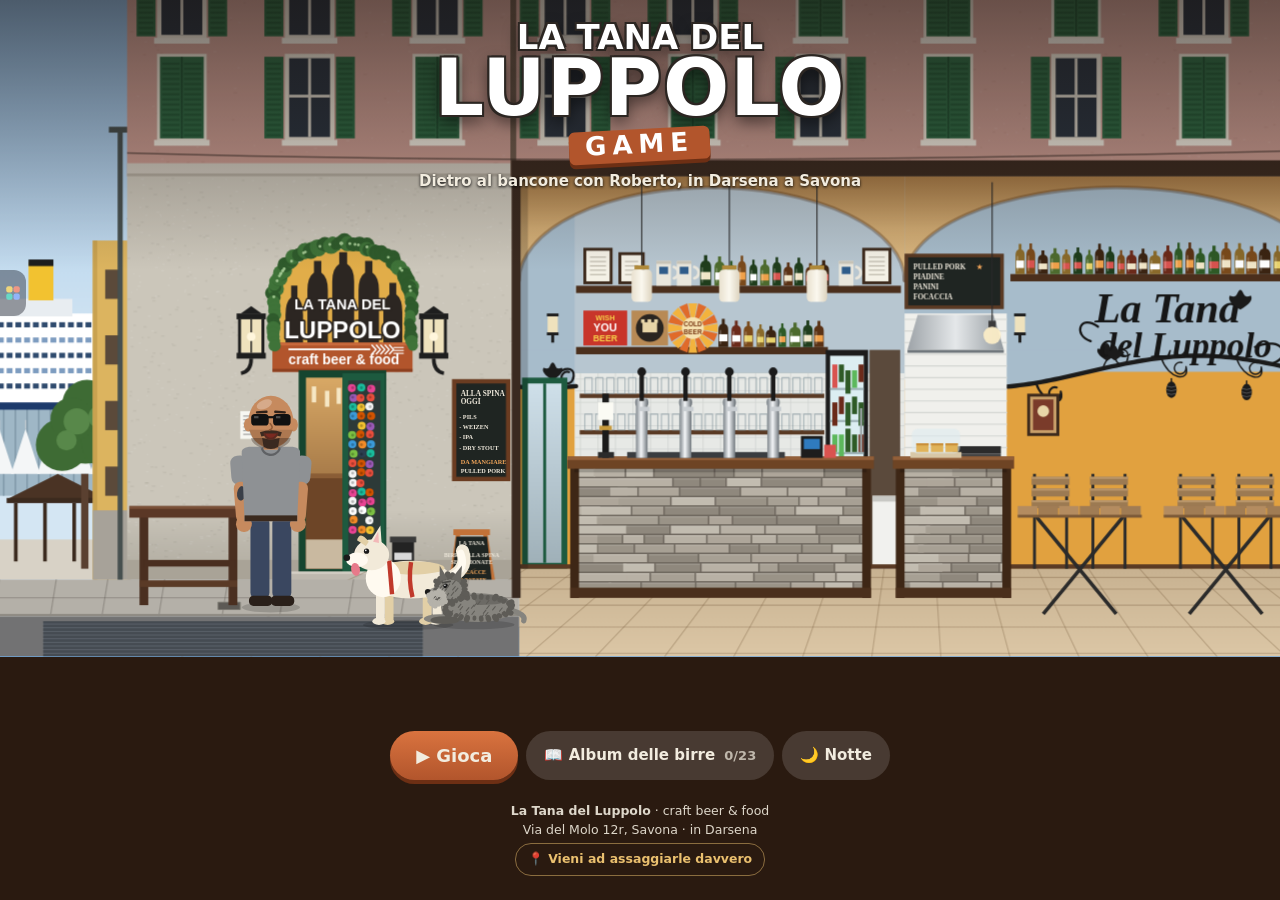
<file: giochi/tana-del-luppolo/index.html>
<!doctype html>
<html lang="it">
<head>
<meta charset="utf-8">
<meta name="viewport" content="width=device-width,initial-scale=1,maximum-scale=1,user-scalable=no,viewport-fit=cover">
<meta name="theme-color" content="#2a1a10">
<meta name="apple-mobile-web-app-capable" content="yes">
<meta name="description" content="Il gioco della Tana del Luppolo, craft beer & food in Darsena a Savona: dietro al bancone con Roberto, spilla la birra giusta per ogni cliente.">
<meta property="og:title" content="Tana del Luppolo Game">
<meta property="og:description" content="Dietro al bancone con Roberto, in Darsena a Savona: spilla la birra giusta per ogni cliente.">
<title>Tana del Luppolo Game</title>
<link rel="icon" href="icona.png">
<link rel="apple-touch-icon" href="icona.png">
<style>
:root { --lavw: clamp(230px, 31vw, 340px); --legno: #2a1a10; --gesso: #f2ecdf; --arancio: #b2552c; --oro: #e1ad49; }
* { box-sizing: border-box; -webkit-tap-highlight-color: transparent; }
html, body { margin: 0; height: 100%; overflow: hidden; background: var(--legno); color: var(--gesso); font-family: system-ui, -apple-system, "Segoe UI", Roboto, sans-serif; }
body { position: fixed; inset: 0; user-select: none; -webkit-user-select: none; touch-action: manipulation; }
button { font: inherit; color: inherit; cursor: pointer; }
#cv { position: fixed; left: 0; top: 0; touch-action: none; }

/* ---- barra in alto ---- */
#top { position: fixed; left: 0; top: 0; right: 0; height: 46px; display: none; align-items: center; gap: 8px; padding: 6px 8px 0;
  padding-top: max(6px, env(safe-area-inset-top)); background: linear-gradient(rgba(25,14,8,.88), rgba(25,14,8,0)); z-index: 5; }
.ingioco #top { display: flex; }
.oriz #top { right: var(--lavw); }
#top button { width: 36px; height: 36px; border-radius: 50%; border: 0; background: rgba(255,255,255,.14); font-size: 17px; flex: none; }
#hMezzo { flex: 1; min-width: 0; }
#hNome { font-size: 12px; font-weight: 700; white-space: nowrap; overflow: hidden; text-overflow: ellipsis; opacity: .9; }
#hTempo { height: 7px; border-radius: 4px; background: rgba(255,255,255,.18); overflow: hidden; margin-top: 3px; }
#hTempo i { display: block; height: 100%; width: 100%; background: linear-gradient(90deg, var(--oro), #f6d27a); border-radius: 4px; }
#hTempo.vite i { background: linear-gradient(90deg, #e74c3c, #ff8a7a); }
.hv { font-weight: 800; font-size: 15px; white-space: nowrap; text-shadow: 0 1px 2px #000; }
#hPunti::before { content: "🪙 "; }
#hObiettivo { color: #ffd76a; letter-spacing: 1px; font-size: 14px; }
#hCombo { color: #7dff9a; font-size: 13px; }

/* ---- aiuti e avvisi ---- */
#aiuto { position: fixed; left: 50%; top: 54px; transform: translate(-50%, -12px); width: min(92vw, 420px); background: #fff7e0; color: #3a2a1a; border-radius: 12px; padding: 10px 12px 10px 38px;
  font-size: 14px; line-height: 1.35; box-shadow: 0 6px 20px rgba(0,0,0,.35); opacity: 0; pointer-events: none; transition: .3s; z-index: 6; }
#aiuto span { position: absolute; left: 10px; top: 9px; font-size: 18px; }
#aiuto.su { opacity: 1; transform: translate(-50%, 0); pointer-events: auto; }
.oriz #aiuto { left: calc((100vw - var(--lavw)) / 2); width: min(calc(92vw - var(--lavw)), 420px); }
#toast { position: fixed; left: 50%; top: 104px; transform: translateX(-50%); background: rgba(25,14,8,.92); padding: 8px 14px; border-radius: 20px; font-size: 13px; font-weight: 600;
  opacity: 0; transition: .25s; pointer-events: none; z-index: 6; max-width: 90vw; text-align: center; border: 1px solid rgba(255,255,255,.15); }
.oriz #toast { left: calc((100vw - var(--lavw)) / 2); }
#toast.su { opacity: 1; }

/* ---- la lavagna ---- */
#lav { position: fixed; display: none; z-index: 4; background: #1f2522; border: 6px solid #6a3c21; border-bottom: 0; font-family: "Chalkboard SE", "Comic Sans MS", "Marker Felt", cursive;
  box-shadow: 0 -4px 14px rgba(0,0,0,.4); padding: 6px; gap: 5px; flex-direction: column; }
.ingioco #lav { display: flex; }
.vert #lav { left: 0; right: 0; bottom: 0; padding-bottom: max(6px, env(safe-area-inset-bottom)); border-left: 0; border-right: 0; }
.oriz #lav { right: 0; top: 0; bottom: 0; width: var(--lavw); border-right: 0; border-top: 0; overflow-y: auto; padding-top: max(6px, env(safe-area-inset-top)); }
.mani { display: flex; align-items: center; gap: 5px; font-size: 11px; color: #c9c2b4; }
.mani > span { flex: none; }
.mani button { flex: 1; min-width: 0; height: 30px; border-radius: 15px; border: 1px dashed rgba(255,255,255,.3); background: transparent; display: flex; align-items: center; gap: 5px; padding: 0 8px; font-size: 12px; overflow: hidden; }
.mani button.pieno { border-style: solid; background: rgba(255,255,255,.1); }
.mani button.pieno::after { content: "✕"; margin-left: auto; opacity: .5; font-size: 10px; }
.mani button b { white-space: nowrap; overflow: hidden; text-overflow: ellipsis; font-weight: 600; }
.sez { display: flex; gap: 4px; align-items: stretch; }
.sez > span { writing-mode: vertical-rl; transform: rotate(180deg); font-size: 10px; letter-spacing: 1px; text-transform: uppercase; color: #f2a65a; text-align: center; flex: none; width: 13px; }
.griglia { flex: 1; display: grid; grid-template-columns: repeat(4, 1fr); gap: 4px; }
.oriz .griglia { grid-template-columns: repeat(2, 1fr); }
.carta { position: relative; min-height: 50px; border-radius: 8px; border: 1px solid rgba(255,255,255,.16); border-left: 6px solid var(--b, #888); background: rgba(255,255,255,.05);
  padding: 4px 4px 4px 6px; text-align: left; display: flex; flex-direction: column; justify-content: center; gap: 1px; overflow: hidden; transition: transform .08s, background .2s; }
.carta:active { transform: scale(.95); background: rgba(255,255,255,.16); }
.carta b { font-size: 12px; line-height: 1.1; font-weight: 700; white-space: nowrap; overflow: hidden; text-overflow: ellipsis; }
.carta em { font-style: normal; font-size: 14px; line-height: 1.1; white-space: nowrap; font-family: "Apple Color Emoji","Segoe UI Emoji",sans-serif; }
.carta small { font-size: 9.5px; opacity: .65; }
.carta.lattina, .carta.bottiglia { border-style: solid dashed solid solid; }
.col { display: inline-block; width: 10px; height: 13px; background: var(--c); clip-path: polygon(0 0, 100% 0, 82% 100%, 18% 100%); margin-right: 3px; vertical-align: -1px; box-shadow: inset 0 3px 0 #fff8ea; }
.fusto { position: absolute; left: 0; right: 0; bottom: 0; height: 3px; background: rgba(255,255,255,.12); }
.fusto s, .prog s { display: block; height: 100%; width: 100%; background: var(--b, #7dff9a); }
.carta.vuoto { border-left-color: #d9534f; background: rgba(217,83,79,.2); animation: lampeggia 1s infinite; }
.carta.cibo { border-left-color: #f2a65a; }
.carta.cibo .em { font-style: normal; font-size: 20px; position: absolute; right: 4px; top: 3px; font-family: "Apple Color Emoji","Segoe UI Emoji",sans-serif; }
.carta.cibo b { padding-right: 22px; }
.prog { position: absolute; left: 0; right: 0; bottom: 0; height: 4px; background: rgba(255,255,255,.12); }
.prog s { background: #f2a65a; }
.carta.pronto { border-left-color: #3fbf6f; background: rgba(63,191,111,.22); animation: lampeggia 1s infinite; }
.carta.pronto .prog s { background: #3fbf6f; }
.carta.bru { border-left-color: #555; background: rgba(0,0,0,.45); }
.carta.finito { opacity: .45; }
@keyframes lampeggia { 50% { box-shadow: 0 0 0 2px rgba(255,255,255,.35) inset; } }

/* ---- spillatura ---- */
#spilla { position: fixed; z-index: 7; width: 190px; padding: 10px 12px 12px; border-radius: 16px; background: rgba(25,14,8,.94); border: 2px solid var(--oro); text-align: center;
  display: none; box-shadow: 0 10px 30px rgba(0,0,0,.5); }
#spilla.su { display: block; }
#spNome { font-weight: 800; font-size: 14px; color: #ffd27a; margin-bottom: 6px; }
.vetro { position: relative; width: 74px; height: 112px; margin: 0 auto 10px; clip-path: polygon(0 0, 100% 0, 86% 100%, 14% 100%); background: rgba(220,235,240,.18); }
#spLiv { position: absolute; left: 0; right: 0; bottom: 0; height: 0; background: #f2c43c; }
#spSchiuma { position: absolute; left: 0; right: 0; bottom: 0; height: 0; background: #fff8ea; }
.fascia { position: absolute; left: -4px; right: -4px; bottom: 78.6%; height: 12.6%; border-top: 2px dashed #3fbf6f; border-bottom: 2px dashed #3fbf6f; background: rgba(63,191,111,.18); }
.vetrob { position: relative; width: 90px; margin: 0 auto; }
.vetrob::after { content: "✓"; position: absolute; right: -8px; bottom: 82%; color: #3fbf6f; font-weight: 900; }
#spBott { width: 100%; height: 54px; border-radius: 27px; border: 0; background: linear-gradient(#d9733f, var(--arancio)); color: #fff; font-weight: 900; font-size: 17px; letter-spacing: 1px;
  touch-action: none; box-shadow: 0 4px 0 #6d2f14; }
#spBott:active { transform: translateY(3px); box-shadow: 0 1px 0 #6d2f14; }
#spilla p { margin: 6px 0 0; font-size: 11px; opacity: .7; }

/* ---- schermate ---- */
#schermo { position: fixed; inset: 0; z-index: 10; display: none; overflow-y: auto; background: rgba(20,12,8,.8); -webkit-overflow-scrolling: touch; }
#schermo.su { display: block; }
#schermo .box { max-width: 680px; margin: 0 auto; padding: max(18px, env(safe-area-inset-top)) 16px max(24px, env(safe-area-inset-bottom)); }
#schermo h2 { text-align: center; font-size: 26px; margin: 6px 0 12px; color: #ffd27a; font-family: "Arial Rounded MT Bold", system-ui, sans-serif; }
.pulsanti { display: flex; flex-wrap: wrap; gap: 8px; justify-content: center; margin: 16px 0 8px; }
.pulsanti.col { flex-direction: column; align-items: stretch; max-width: 320px; margin: 16px auto; }
.pulsanti button { border: 0; border-radius: 26px; padding: 12px 18px; background: rgba(255,255,255,.14); font-weight: 700; font-size: 15px; }
.pulsanti button em { font-style: normal; opacity: .7; font-size: 13px; margin-left: 4px; }
.pulsanti button.grande { background: linear-gradient(#d9733f, var(--arancio)); box-shadow: 0 4px 0 #6d2f14; font-size: 18px; padding: 14px 26px; }
.pulsanti button:disabled { opacity: .4; }
.piede { text-align: center; font-size: 12.5px; line-height: 1.5; opacity: .9; margin-top: 14px; }
.piede a { color: #ffd27a; font-weight: 700; text-decoration: none; display: inline-block; margin-top: 4px; padding: 6px 12px; border: 1px solid rgba(255,210,122,.5); border-radius: 16px; }

/* titolo: trasparente sopra la scena */
#schermo.titolo { background: linear-gradient(rgba(20,12,8,.55), rgba(20,12,8,0) 30%); }
#schermo.titolo .box { min-height: 100%; display: flex; flex-direction: column; justify-content: space-between; }
.logo { text-align: center; margin-top: 4px; line-height: .9; font-family: "Arial Rounded MT Bold", "Arial Black", system-ui, sans-serif; font-weight: 900; color: #fff;
  text-shadow: 0 0 0 #000, 2px 2px 0 #2c2622, -2px 2px 0 #2c2622, 2px -2px 0 #2c2622, -2px -2px 0 #2c2622, 0 6px 16px rgba(0,0,0,.6); }
.logo small { display: block; font-size: clamp(20px, 6vw, 34px); }
.logo strong { display: block; font-size: clamp(44px, 14vw, 78px); letter-spacing: 1px; }
.logo span { display: inline-block; margin-top: 6px; background: var(--arancio); padding: 4px 16px 6px; border-radius: 6px; font-size: clamp(18px, 5vw, 26px); letter-spacing: 6px; transform: rotate(-3deg); text-shadow: none; box-shadow: 0 4px 0 #6d2f14; }
.motto { text-align: center; font-weight: 600; text-shadow: 0 1px 3px #000; margin-top: 10px; font-size: 15px; }
#schermo.titolo .pulsanti { margin-top: auto; }

.serate { display: grid; grid-template-columns: repeat(auto-fill, minmax(190px, 1fr)); gap: 8px; }
.serata { position: relative; text-align: left; border: 1px solid rgba(255,255,255,.15); border-radius: 12px; background: rgba(255,255,255,.07); padding: 10px 12px; display: flex; flex-direction: column; gap: 2px; }
.serata em { font-style: normal; font-size: 11px; opacity: .7; }
.serata b { font-size: 16px; }
.serata small { font-size: 12px; opacity: .75; }
.serata.chiusa { opacity: .45; }
.serata.infinita { grid-column: 1 / -1; background: rgba(178,85,44,.25); }
.stelline { color: #ffd76a; font-size: 18px; letter-spacing: 2px; }
.lucchetto, .rec { font-size: 13px; opacity: .85; }
.prev { background: rgba(255,247,224,.12); border-left: 4px solid var(--oro); padding: 8px 10px; border-radius: 6px; font-size: 14px; }
.istr { font-size: 14px; opacity: .9; text-align: center; }
.fusti, .album { display: grid; grid-template-columns: repeat(auto-fill, minmax(150px, 1fr)); gap: 8px; }
.fustoc, .figu { position: relative; text-align: left; border-radius: 12px; border: 2px solid rgba(255,255,255,.12); background: rgba(255,255,255,.06); padding: 8px 8px 8px 40px; display: flex; flex-direction: column; gap: 2px; min-height: 70px; }
.fustoc b, .figu b { font-size: 14px; }
.fustoc em, .figu em { font-style: normal; font-size: 14px; font-family: "Apple Color Emoji","Segoe UI Emoji",sans-serif; }
.fustoc small, .figu small { font-size: 11px; opacity: .7; line-height: 1.3; }
.fustoc.si { border-color: #3fbf6f; background: rgba(63,191,111,.18); }
.fustoc.si::after { content: "✓"; position: absolute; right: 8px; top: 6px; color: #3fbf6f; font-weight: 900; font-size: 18px; }
.bic { position: absolute; left: 10px; top: 12px; width: 22px; height: 34px; background: var(--b, #555); clip-path: polygon(0 0, 100% 0, 84% 100%, 16% 100%); box-shadow: inset 0 6px 0 #fff8ea; }
.figu p { margin: 2px 0; font-size: 13px; }
.figu.chiusa { opacity: .45; }
.figu.chiusa .bic { background: #555; box-shadow: none; }
.leggenda { font-size: 12px; text-align: center; opacity: .8; margin-top: 12px; line-height: 1.6; }
.crediti { text-align: center; font-size: 13px; margin-top: 14px; line-height: 1.5; opacity: .9; }
.crediti small { opacity: .7; }
.grandi-stelle { text-align: center; font-size: 48px; color: rgba(255,255,255,.2); letter-spacing: 6px; }
.grandi-stelle .on { color: #ffd76a; text-shadow: 0 0 16px rgba(255,215,106,.6); }
.punti { text-align: center; font-size: 40px; font-weight: 900; }
.punti small { font-size: 16px; opacity: .7; }
.punti em { display: block; font-size: 15px; color: #7dff9a; font-style: normal; }
.rob { text-align: center; font-size: 15px; }
.stat { display: grid; grid-template-columns: 1fr 1fr; gap: 6px; font-size: 13px; }
.stat span { background: rgba(255,255,255,.07); border-radius: 8px; padding: 6px 8px; display: flex; justify-content: space-between; }
.top, .nuovi { text-align: center; font-size: 14px; }
</style>
</head>
<body>
<canvas id="cv"></canvas>

<div id="top">
  <button id="bPausa" title="Pausa">⏸</button>
  <div id="hMezzo"><div id="hNome"></div><div id="hTempo"><i></i></div></div>
  <span class="hv" id="hObiettivo"></span>
  <span class="hv" id="hCombo"></span>
  <span class="hv" id="hPunti">0</span>
  <span class="hv" id="hStelle"></span>
  <button id="bNotte" title="Giorno / notte">🌙</button>
</div>
<div id="aiuto"></div>
<div id="toast"></div>

<div id="lav">
  <div class="mani"><span>In mano:</span><button id="m0"></button><button id="m1"></button></div>
  <div class="sez" id="sSpina"><span>Spina</span><div class="griglia" id="gSpina"></div></div>
  <div class="sez" id="sFrigo"><span>Frigo</span><div class="griglia" id="gFrigo"></div></div>
  <div class="sez" id="sCucina"><span>Cucina</span><div class="griglia" id="gCucina"></div></div>
</div>

<div id="spilla">
  <div id="spNome"></div>
  <div class="vetrob"><div class="vetro"><div id="spLiv"></div><div id="spSchiuma"></div><div class="fascia"></div></div></div>
  <button id="spBott">TIENI PREMUTO</button>
  <p>Lascia quando la schiuma è nella fascia verde</p>
</div>

<div id="schermo"></div>

<script src="disegno.js"></script>
<script src="dati.js"></script>
<script src="gioco.js"></script>
<script src="../../piattaforma.js" data-gioco="tana-del-luppolo" data-titolo="Tana del Luppolo Game" data-nome="Sala Giochi" data-pausa="#bPausa" data-casa="sinistra"></script>
</body>
</html>
</file>
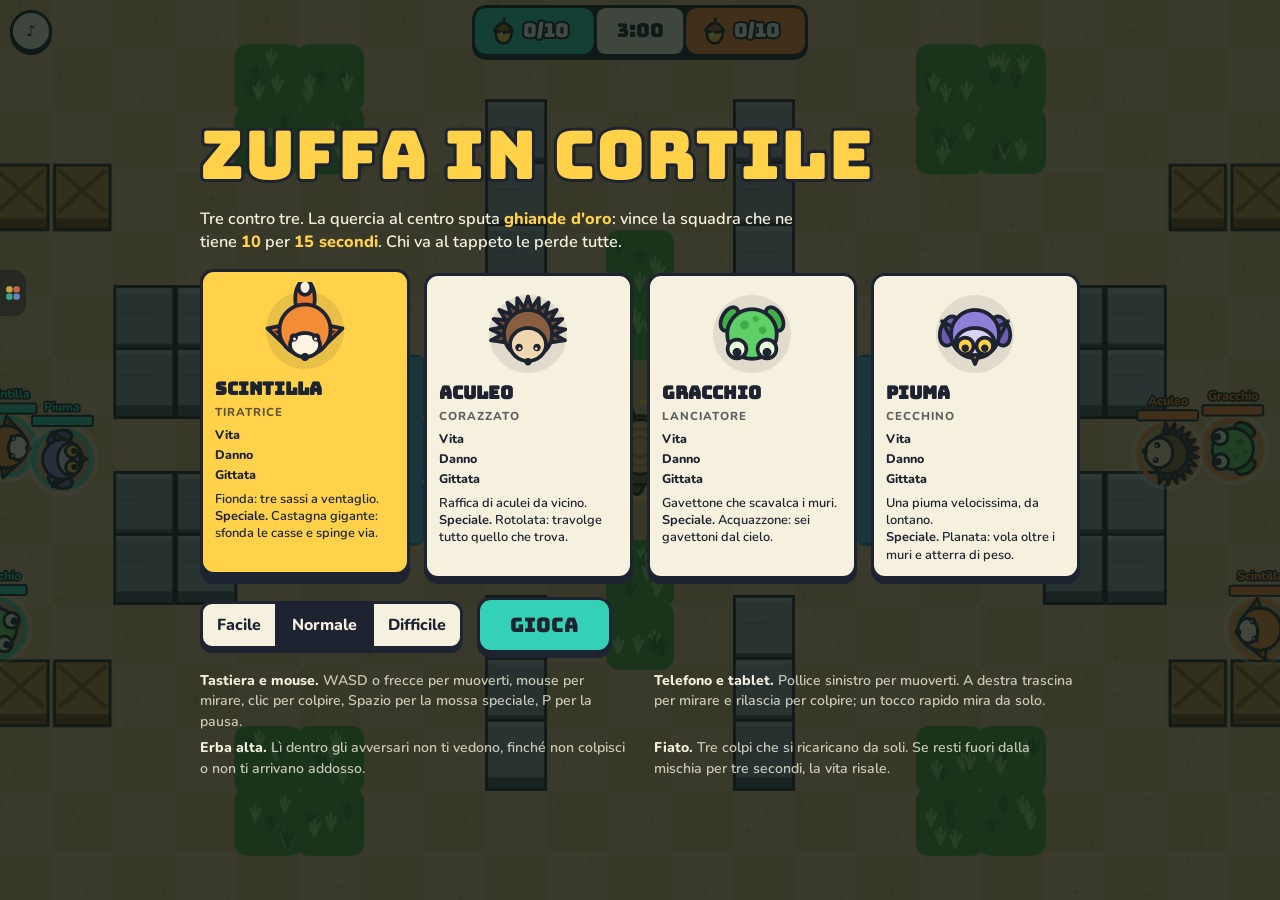
<file: giochi/zuffa-in-cortile/index.html>
<!doctype html>
<html lang="it">
<meta charset="utf-8">
<meta name="viewport" content="width=device-width,initial-scale=1,maximum-scale=1,user-scalable=no,viewport-fit=cover">
<meta name="description" content="Zuffa in Cortile: gioco d&#x27;arena tre contro tre da giocare nel browser.">
<meta name="claude:viewport-fit-sides" content="cover">
<title>Zuffa in Cortile</title>
<link rel="stylesheet" href="https://fonts.googleapis.com/css2?family=Bungee&family=Nunito:wght@600;800&display=swap">
<style>
/* Impaginazione: il campo di gioco riempie lo schermo; sopra, un solo pannello alla volta (menu, pausa, fine partita). */
:root{
  --notte:#16261d; --menta:#34d1b6; --zucca:#ff8a3c; --oro:#ffd24a;
  --carta:#f6f1df; --inchiostro:#1d2330; --velo:rgba(12,22,16,.78); --tenue:rgba(246,241,223,.78);
  --display:"Bungee","Arial Black",Impact,sans-serif;
  --testo:"Nunito",system-ui,-apple-system,"Segoe UI",sans-serif;
  color-scheme:dark;
}
html,body{height:100%;margin:0}
[hidden]{display:none!important}
body{background:var(--notte);color:var(--carta);font-family:var(--testo);font-weight:600;overflow:hidden;
  -webkit-user-select:none;user-select:none;-webkit-tap-highlight-color:transparent}
#gioco{position:fixed;inset:0;width:100%;height:100%;display:block;touch-action:none}
#sonda{position:fixed;visibility:hidden;pointer-events:none;
  padding:env(safe-area-inset-top,0px) env(safe-area-inset-right,0px) env(safe-area-inset-bottom,0px) env(safe-area-inset-left,0px)}

.velo{position:fixed;inset:0;display:flex;overflow-y:auto;background:var(--velo);touch-action:pan-y;
  padding-block:calc(env(safe-area-inset-top,0px) + 20px) calc(env(safe-area-inset-bottom,0px) + 20px);
  padding-left:max(16px,env(safe-area-inset-left,0px));padding-right:max(16px,env(safe-area-inset-right,0px))}
.pannello{margin:auto;width:100%;max-width:880px;display:flex;flex-direction:column;gap:18px}
.pannello.piccolo{max-width:440px;align-items:center;text-align:center}

h1,h2{font-family:var(--display);font-weight:400;margin:0;color:var(--oro);line-height:1.02;text-wrap:balance;
  -webkit-text-stroke:6px var(--inchiostro);paint-order:stroke fill;letter-spacing:.01em}
h1{font-size:clamp(2.1rem,7.4vw,4.2rem)}
h2{font-size:clamp(2rem,8vw,3.2rem)}
.sotto{margin:0;max-width:60ch;font-size:1.02rem;line-height:1.45;color:var(--carta)}
.sotto b{color:var(--oro);font-weight:800}

.eroi{display:grid;grid-template-columns:repeat(4,minmax(0,1fr));gap:14px}
.eroe{font:inherit;color:var(--inchiostro);background:var(--carta);border:3px solid var(--inchiostro);border-radius:14px;
  box-shadow:0 5px 0 var(--inchiostro);padding:10px 12px 12px;text-align:left;cursor:pointer;min-width:0;
  display:flex;flex-direction:column;gap:6px;transition:transform .12s,box-shadow .12s,background .12s}
.eroe canvas{width:92px;height:92px;align-self:center}
.eroe .nome{font-family:var(--display);font-size:1.12rem;line-height:1}
.eroe .ruolo{font-size:.72rem;font-weight:800;letter-spacing:.09em;text-transform:uppercase;opacity:.7}
.eroe .tacche{display:grid;grid-template-columns:auto 1fr;gap:3px 8px;align-items:center;font-size:.78rem;font-weight:800}
.eroe .barra{display:flex;gap:3px}
.eroe .barra i{flex:1;height:7px;border-radius:2px;background:rgba(29,35,48,.18)}
.eroe .barra i.on{background:var(--inchiostro)}
.eroe .mosse{margin:2px 0 0;font-size:.8rem;line-height:1.35}
.eroe[aria-checked="true"]{background:var(--oro);transform:translateY(-4px);box-shadow:0 9px 0 var(--inchiostro)}

.riga{display:flex;flex-wrap:wrap;gap:14px;align-items:center}
.seg{display:flex;border:3px solid var(--inchiostro);border-radius:12px;overflow:hidden;box-shadow:0 4px 0 var(--inchiostro)}
.seg button{font:inherit;font-weight:800;padding:10px 14px;border:0;background:var(--carta);color:var(--inchiostro);cursor:pointer}
.seg button+button{border-left:3px solid var(--inchiostro)}
.seg button[aria-pressed="true"]{background:var(--inchiostro);color:var(--carta)}
.tasto{font-family:var(--display);font-size:1.25rem;padding:12px 30px;border:3px solid var(--inchiostro);border-radius:14px;
  background:var(--menta);color:var(--inchiostro);box-shadow:0 5px 0 var(--inchiostro);cursor:pointer;transition:transform .08s,box-shadow .08s}
.tasto:active{transform:translateY(4px);box-shadow:0 1px 0 var(--inchiostro)}
.tasto.secondo{background:var(--carta);font-size:1rem;padding:10px 20px}
.comandi{display:grid;grid-template-columns:repeat(2,minmax(0,1fr));gap:6px 28px;font-size:.88rem;line-height:1.45;color:var(--tenue)}
.comandi b{color:var(--carta);font-weight:800}
.comandi p{margin:0}
.esito{margin:0;font-size:1.05rem;line-height:1.5}
.esito b{font-weight:800}

.angolo{position:fixed;top:calc(env(safe-area-inset-top,0px) + 10px);width:42px;height:42px;border-radius:50%;
  border:3px solid var(--inchiostro);background:var(--carta);color:var(--inchiostro);font:800 15px/1 var(--testo);cursor:pointer;
  box-shadow:0 3px 0 var(--inchiostro);padding:0}
#bPausa{right:calc(env(safe-area-inset-right,0px) + 10px)}
#bMuto{left:calc(env(safe-area-inset-left,0px) + 10px)}
#bMuto[aria-pressed="true"]{text-decoration:line-through;opacity:.75}
:focus-visible{outline:3px solid var(--oro);outline-offset:3px}

@media (max-width:760px){
  .eroi{grid-template-columns:repeat(2,minmax(0,1fr));gap:12px}
  .eroe canvas{width:72px;height:72px}
  .comandi{grid-template-columns:1fr}
}
@media (prefers-reduced-motion:reduce){ .eroe,.tasto{transition:none} }
</style>

<canvas id="gioco" aria-label="Campo di gioco"></canvas>
<div id="sonda"></div>

<button id="bMuto" class="angolo" type="button" aria-label="Suoni" aria-pressed="false">♪</button>
<button id="bPausa" class="angolo" type="button" aria-label="Pausa" hidden>❚❚</button>

<div id="velo" class="velo">
  <main id="menu" class="pannello">
    <h1>Zuffa in Cortile</h1>
    <p class="sotto">Tre contro tre. La quercia al centro sputa <b>ghiande d'oro</b>: vince la squadra che ne tiene <b>10</b> per <b>15 secondi</b>. Chi va al tappeto le perde tutte.</p>
    <div id="eroi" class="eroi" role="radiogroup" aria-label="Scegli il tuo personaggio"></div>
    <div class="riga">
      <div class="seg" role="group" aria-label="Difficoltà">
        <button type="button" id="dFacile" data-d="facile" aria-pressed="false">Facile</button>
        <button type="button" id="dNormale" data-d="normale" aria-pressed="true">Normale</button>
        <button type="button" id="dDifficile" data-d="difficile" aria-pressed="false">Difficile</button>
      </div>
      <button id="gioca" class="tasto" type="button">Gioca</button>
    </div>
    <div class="comandi">
      <p><b>Tastiera e mouse.</b> WASD o frecce per muoverti, mouse per mirare, clic per colpire, Spazio per la mossa speciale, P per la pausa.</p>
      <p><b>Telefono e tablet.</b> Pollice sinistro per muoverti. A destra trascina per mirare e rilascia per colpire; un tocco rapido mira da solo.</p>
      <p><b>Erba alta.</b> Lì dentro gli avversari non ti vedono, finché non colpisci o non ti arrivano addosso.</p>
      <p><b>Fiato.</b> Tre colpi che si ricaricano da soli. Se resti fuori dalla mischia per tre secondi, la vita risale.</p>
    </div>
  </main>

  <section id="pausa" class="pannello piccolo" hidden>
    <h2>Pausa</h2>
    <div class="riga" style="justify-content:center">
      <button id="riprendi" class="tasto" type="button">Riprendi</button>
      <button id="esci" class="tasto secondo" type="button">Torna al menu</button>
    </div>
  </section>

  <section id="fine" class="pannello piccolo" hidden aria-live="polite">
    <h2 id="esito">Vittoria!</h2>
    <p id="dettaglio" class="esito"></p>
    <div class="riga" style="justify-content:center">
      <button id="rigioca" class="tasto" type="button">Rigioca</button>
      <button id="cambia" class="tasto secondo" type="button">Cambia personaggio</button>
    </div>
  </section>
</div>

<script>
(()=>{
'use strict';
const $=id=>document.getElementById(id);
const cv=$('gioco'), ctx=cv.getContext('2d');
const TAU=Math.PI*2, hyp=Math.hypot;
const rand=(a,b)=>a+Math.random()*(b-a);
const clamp=(v,a,b)=>v<a?a:v>b?b:v;
const INK='#1d2330';
const riduci=window.matchMedia&&matchMedia('(prefers-reduced-motion: reduce)').matches;

/* ---------- personaggi ---------- */
const EROI={
  volpe:{nome:'Scintilla',ruolo:'Tiratrice',hp:3600,vel:3.7,ricarica:1.3,gittata:7.2,need:3400,stat:[3,3,3],
    att:'Fionda: tre sassi a ventaglio.',sup:'Castagna gigante: sfonda le casse e spinge via.'},
  riccio:{nome:'Aculeo',ruolo:'Corazzato',hp:5600,vel:3.9,ricarica:1.5,gittata:3.6,need:4200,stat:[4,4,1],
    att:'Raffica di aculei da vicino.',sup:'Rotolata: travolge tutto quello che trova.'},
  rana:{nome:'Gracchio',ruolo:'Lanciatore',hp:3000,vel:3.5,ricarica:1.7,gittata:7.5,need:3300,stat:[2,3,3],
    att:'Gavettone che scavalca i muri.',sup:'Acquazzone: sei gavettoni dal cielo.'},
  gufo:{nome:'Piuma',ruolo:'Cecchino',hp:2800,vel:3.6,ricarica:1.9,gittata:10,need:3100,stat:[2,4,4],
    att:'Una piuma velocissima, da lontano.',sup:'Planata: vola oltre i muri e atterra di peso.'}
};
const VEL={volpe:13,riccio:12,gufo:19,rana:10};
const TEAM=[{nome:'Menta',col:'#34d1b6',scuro:'#168a78'},{nome:'Zucca',col:'#ff8a3c',scuro:'#b9531a'}];
const DIFF={facile:{err:.24,reaz:.8,dmg:.65},normale:{err:.12,reaz:.45,dmg:1},difficile:{err:.05,reaz:.26,dmg:1.15}};

/* ---------- mappa ---------- */
const MW=31, MH=21, QX=15.5, QY=10.5;
const META=[
'################',
'#......gg.......',
'#......gg...XX..',
'#..##...........',
'#..##....gg.....',
'#........gg..#..',
'#....XX......#..',
'#gg..........#.g',
'#gg....##......g',
'#......##.~~....',
'#.........~~....',
'#......##.~~....',
'#gg....##......g',
'#gg..........#.g',
'#....XX......#..',
'#........gg..#..',
'#..##....gg.....',
'#..##...........',
'#......gg...XX..',
'#......gg.......',
'################'];
let map=[];
function costruisciMappa(){
  map=META.map(r=>{const l=r.padEnd(16,'.').slice(0,16).split('');return l.concat(l.slice(0,15).reverse());});
  map[10][15]='O';
}
const tile=(c,r)=>(c<0||r<0||c>=MW||r>=MH)?'#':map[r][c];
const solidMove=(c,r)=>{const t=tile(c,r);return t==='#'||t==='X'||t==='O'||t==='~';};
const solidShot=(c,r)=>{const t=tile(c,r);return t==='#'||t==='X'||t==='O';};
const inErba=(x,y)=>tile(Math.floor(x),Math.floor(y))==='g';
const caso=(c,r,i)=>{let h=(c*73856093^r*19349663^i*83492791)>>>0;h=(h^(h>>>13))*1274126177>>>0;return(h%1000)/1000;};

/* ---------- stato ---------- */
let W=0,H=0,dpr=1,ts=48,mapCv=null,mapSporca=true;
let ins={t:0,r:0,b:0,l:0};
let stato='demo', statoPrima='gioco', diff='normale', scelto='volpe';
let lottatori=[],proj=[],lanci=[],ghiande=[],part=[],numeri=[],avvisi=[];
let io=null,tempo=180,spawnT=2,conto={team:-1,t:15},pre=0,scossa=0,orologio=0,tot=[0,0];
const cam={x:QX,y:QY}, vista={ox:0,oy:0};

/* ---------- suoni ---------- */
let ac=null,muto=false;
function bip(f0,f1,dur,tipo,vol,rit){
  if(muto||!ac)return;
  try{
    const t=ac.currentTime+(rit||0),o=ac.createOscillator(),g=ac.createGain();
    o.type=tipo||'square';o.frequency.setValueAtTime(f0,t);o.frequency.exponentialRampToValueAtTime(Math.max(30,f1),t+dur);
    g.gain.setValueAtTime(vol||.06,t);g.gain.exponentialRampToValueAtTime(.0001,t+dur);
    o.connect(g);g.connect(ac.destination);o.start(t);o.stop(t+dur+.03);
  }catch(e){}
}
const suoni={
  tiro:()=>bip(560,240,.07,'square',.045),
  lancio:()=>bip(300,620,.14,'sine',.07),
  colpo:()=>bip(190,70,.09,'triangle',.11),
  preso:()=>bip(320,110,.12,'sawtooth',.07),
  ghianda:()=>{bip(880,1320,.09,'sine',.09);bip(1320,1760,.1,'sine',.07,.07);},
  super:()=>bip(180,900,.32,'sawtooth',.07),
  ko:()=>bip(420,60,.45,'sawtooth',.08),
  tic:()=>bip(700,700,.06,'square',.05),
  via:()=>bip(520,1040,.25,'square',.06),
  vinto:()=>[523,659,784,1046].forEach((f,i)=>bip(f,f,.22,'square',.06,i*.14)),
  perso:()=>[392,330,262,196].forEach((f,i)=>bip(f,f*.97,.28,'triangle',.09,i*.18))
};

/* ---------- lottatori ---------- */
const postoPartenza=(team,slot)=>({x:team?28.5:2.5,y:9.5+slot});
function nuovoLottatore(tipo,team,slot,bot){
  const def=EROI[tipo],p=postoPartenza(team,slot),a=team?Math.PI:0;
  return {tipo,def,team,slot,bot,x:p.x,y:p.y,r:.36,vx:0,vy:0,ang:a,angT:a,hp:def.hp,ammo:3,cool:0,sup:0,combat:9,
    morto:false,respawn:0,scudo:2.5,ghiande:0,rivelato:0,nasc:false,erba:false,flash:0,passo:0,
    rotola:0,rotAng:0,rotColpiti:null,volo:null,sx:0,sy:0,
    aiT:rand(0,.3),meta:null,modo:'centro',reaz:.5,strafe:Math.random()<.5?1:-1,strafeT:1,campo:null,campoK:-1,campoT:-9,ritirata:false,
    stesi:0,raccolte:0,danni:0};
}
function rinasci(f){
  const p=postoPartenza(f.team,f.slot);
  Object.assign(f,{x:p.x,y:p.y,hp:f.def.hp,ammo:3,cool:0,morto:false,scudo:2.5,combat:9,rivelato:0,rotola:0,volo:null,sx:0,sy:0,ritirata:false,modo:'centro',meta:null});
  anello(f.x,f.y,.2,1.1,TEAM[f.team].col,.4);
}
function avvia(demo){
  costruisciMappa();mapSporca=true;
  lottatori=[];proj=[];lanci=[];ghiande=[];part=[];numeri=[];avvisi=[];
  const tipi=Object.keys(EROI);
  const mescola=a=>a.map(v=>[Math.random(),v]).sort((p,q)=>p[0]-q[0]).map(v=>v[1]);
  let mia;
  if(demo)mia=mescola(tipi).slice(0,3);
  else{const altri=mescola(tipi.filter(t=>t!==scelto));mia=[altri[0],scelto,altri[1]];}
  const loro=mescola(tipi).slice(0,3);
  mia.forEach((t,i)=>lottatori.push(nuovoLottatore(t,0,i,demo||i!==1)));
  loro.forEach((t,i)=>lottatori.push(nuovoLottatore(t,1,i,true)));
  io=demo?null:lottatori[1];
  tempo=180;spawnT=1.5;conto={team:-1,t:15};scossa=0;tot=[0,0];
  if(demo){stato='demo';cam.x=QX;cam.y=QY;}
  else{stato='conto';pre=3;cam.x=io.x;cam.y=io.y;}
}

/* ---------- urti ---------- */
function risolvi(e){
  const r=e.r;let urto=false;
  const c0=Math.floor(e.x-r),c1=Math.floor(e.x+r),r0=Math.floor(e.y-r),r1=Math.floor(e.y+r);
  for(let rr=r0;rr<=r1;rr++)for(let cc=c0;cc<=c1;cc++){
    if(!solidMove(cc,rr))continue;
    const nx=clamp(e.x,cc,cc+1),ny=clamp(e.y,rr,rr+1),dx=e.x-nx,dy=e.y-ny,d2=dx*dx+dy*dy;
    if(d2>=r*r)continue;
    urto=true;
    if(d2>1e-9){const d=Math.sqrt(d2);e.x+=dx/d*(r-d);e.y+=dy/d*(r-d);}
    else{
      const l=e.x-cc,ri=cc+1-e.x,t=e.y-rr,b=rr+1-e.y,m=Math.min(l,ri,t,b);
      if(m===l)e.x=cc-r;else if(m===ri)e.x=cc+1+r;else if(m===t)e.y=rr-r;else e.y=rr+1+r;
    }
  }
  return urto;
}
function sposta(e,dx,dy){e.x+=dx;const a=risolvi(e);e.y+=dy;const b=risolvi(e);return a||b;}
function lineaTiro(x0,y0,x1,y1){
  const d=hyp(x1-x0,y1-y0),n=Math.ceil(d/.25)||1;
  for(let i=1;i<n;i++){const t=i/n;if(solidShot(Math.floor(x0+(x1-x0)*t),Math.floor(y0+(y1-y0)*t)))return false;}
  return true;
}
function lineaLibera(x0,y0,x1,y1){
  const d=hyp(x1-x0,y1-y0),n=Math.ceil(d/.3)||1,q=.33;
  for(let i=1;i<=n;i++){
    const t=i/n,x=x0+(x1-x0)*t,y=y0+(y1-y0)*t;
    if(solidMove(Math.floor(x-q),Math.floor(y-q))||solidMove(Math.floor(x+q),Math.floor(y-q))||
       solidMove(Math.floor(x-q),Math.floor(y+q))||solidMove(Math.floor(x+q),Math.floor(y+q)))return false;
  }
  return true;
}
function postoLibero(x,y,raggio){
  for(let i=0;i<14;i++){
    const a=rand(0,TAU),d=rand(.2,raggio),c=Math.floor(x+Math.cos(a)*d),r=Math.floor(y+Math.sin(a)*d);
    if(!solidMove(c,r))return {x:c+rand(.3,.7),y:r+rand(.3,.7)};
  }
  return {x,y};
}
function cellaVicina(x,y){
  let c=clamp(Math.floor(x),1,MW-2),r=clamp(Math.floor(y),1,MH-2);
  if(!solidMove(c,r))return {x:clamp(x,1.4,MW-1.4),y:clamp(y,1.4,MH-1.4)};
  let best=null,bd=1e9;
  for(let dr=-3;dr<=3;dr++)for(let dc=-3;dc<=3;dc++){
    if(solidMove(c+dc,r+dr))continue;
    const d=hyp(c+dc+.5-x,r+dr+.5-y);if(d<bd){bd=d;best={x:c+dc+.5,y:r+dr+.5};}
  }
  return best||{x:QX-1.5,y:QY};
}
function rompiCassa(c,r){
  if(tile(c,r)!=='X')return;
  map[r][c]='.';mapSporca=true;
  for(let i=0;i<9;i++)part.push({x:c+.5,y:r+.5,vx:rand(-4,4),vy:rand(-4,4),vita:.5,max:.5,col:i%2?'#c28a4e':'#7a4d27',r:rand(.06,.12)});
  if(io&&hyp(c-io.x,r-io.y)<9)bip(140,60,.12,'square',.07);
}

/* ---------- effetti ---------- */
function scintille(x,y,col,n){for(let i=0;i<n;i++){const a=rand(0,TAU),v=rand(1.5,5);part.push({x,y,vx:Math.cos(a)*v,vy:Math.sin(a)*v,vita:.35,max:.35,col,r:rand(.04,.09)});}}
function anello(x,y,r0,r1,col,dur){part.push({anello:true,x,y,r0,r1,vita:dur,max:dur,col});}
function avviso(txt,col){avvisi.unshift({txt,col,vita:3});if(avvisi.length>3)avvisi.length=3;}
const nomeDi=f=>f===io?'Tu':f.def.nome;

/* ---------- danni ---------- */
function danno(f,q,da,kx,ky){
  if(f.morto||f.volo||f.scudo>0)return;
  if(da&&da.team===1&&stato==='gioco')q*=DIFF[diff].dmg;
  if(f.rotola>0)q*=.5;
  q=Math.round(q);
  f.hp-=q;f.combat=0;f.rivelato=Math.max(f.rivelato,.7);f.flash=.12;
  if(kx||ky){f.sx+=kx;f.sy+=ky;}
  numeri.push({x:f.x+rand(-.2,.2),y:f.y-.55,txt:String(q),col:f.team===0?'#ff7a6b':'#ffffff',vita:.75});
  scintille(f.x,f.y,'#fff3c4',4);
  if(da){da.sup=Math.min(1,da.sup+q/da.def.need);da.combat=0;da.danni+=q;}
  if(f===io){scossa=Math.min(1,scossa+.5);suoni.preso();}
  else if(da===io)suoni.colpo();
  if(f.hp<=0)tappeto(f,da);
}
function tappeto(f,da){
  f.morto=true;f.respawn=4;f.hp=0;f.rotola=0;
  for(let i=0;i<f.ghiande;i++){const p=postoLibero(f.x,f.y,1.5);ghiande.push({x:p.x,y:p.y,fx:f.x,fy:f.y,t:0});}
  f.ghiande=0;
  scintille(f.x,f.y,TEAM[f.team].col,16);anello(f.x,f.y,.2,1.4,TEAM[f.team].col,.45);
  if(da){da.stesi++;avviso(nomeDi(da)+(da===io?' hai steso ':' ha steso ')+(f===io?'te':f.def.nome),TEAM[da.team].col);}
  if(f===io||da===io||stato==='demo')suoni.ko();
}
function areaDanno(x,y,rag,q,da,spinta){
  for(const f of lottatori){
    if(f.team===da.team||f.morto||f.volo)continue;
    const d=hyp(f.x-x,f.y-y);
    if(d<rag+f.r*.6){const u=d>.01?spinta/d:0;danno(f,q,da,(f.x-x)*u,(f.y-y)*u);}
  }
}

/* ---------- attacchi ---------- */
function spara(f,ang,o){
  proj.push({x:f.x,y:f.y,vx:Math.cos(ang)*o.v,vy:Math.sin(ang)*o.v,v:o.v,resta:o.gitt,dmg:o.dmg,r:o.r,k:o.k,team:f.team,da:f,ang,
    buca:!!o.buca,rompe:!!o.rompe,spinta:o.spinta||0,colpiti:o.buca?new Set():null,giro:0});
}
function lancia(f,tx,ty,o){
  tx=clamp(tx,1.3,MW-1.3);ty=clamp(ty,1.3,MH-1.3);
  lanci.push({x0:o.cielo?tx:f.x,y0:o.cielo?ty:f.y,x1:tx,y1:ty,t:0,dur:o.dur,dmg:o.dmg,rag:o.rag,team:f.team,da:f,cielo:!!o.cielo});
}
function attacca(f,ang,dist){
  if(f.morto||f.ammo<1||f.cool>0||f.volo||f.rotola>0)return false;
  f.ammo-=1;f.cool=.34;f.rivelato=.9;f.combat=0;f.ang=f.angT=ang;
  const g=f.def.gittata;
  if(f.tipo==='volpe')for(const d of[-.13,0,.13])spara(f,ang+d,{v:VEL.volpe,gitt:g,dmg:400,r:.15,k:'sasso'});
  else if(f.tipo==='riccio')for(let i=-2;i<=2;i++)spara(f,ang+i*.16,{v:VEL.riccio,gitt:g,dmg:360,r:.12,k:'spina'});
  else if(f.tipo==='gufo')spara(f,ang,{v:VEL.gufo,gitt:g,dmg:1050,r:.15,k:'piuma'});
  else{const d=clamp(dist||g,1.4,g);lancia(f,f.x+Math.cos(ang)*d,f.y+Math.sin(ang)*d,{dmg:880,rag:1.25,dur:.75});}
  if(f===io)(f.tipo==='rana'?suoni.lancio:suoni.tiro)();
  return true;
}
function usaSuper(f,ang,dist){
  if(f.morto||f.sup<1||f.volo||f.rotola>0)return false;
  f.sup=0;f.rivelato=1.2;f.combat=0;f.ang=f.angT=ang;
  anello(f.x,f.y,.3,1.2,'#ffd24a',.35);
  if(f.tipo==='volpe')spara(f,ang,{v:11,gitt:9,dmg:1300,r:.4,k:'castagna',buca:true,rompe:true,spinta:7});
  else if(f.tipo==='riccio'){f.rotola=.55;f.rotAng=ang;f.rotColpiti=new Set();}
  else if(f.tipo==='rana'){
    const d=clamp(dist||5,1.4,7.5),tx=f.x+Math.cos(ang)*d,ty=f.y+Math.sin(ang)*d;
    for(let i=0;i<6;i++){const a=rand(0,TAU),q=i?rand(.5,1.9):0;lancia(f,tx+Math.cos(a)*q,ty+Math.sin(a)*q,{dmg:650,rag:1.1,dur:.6+i*.17,cielo:true});}
  }else{
    const d=clamp(dist||5,1.5,7),p=cellaVicina(f.x+Math.cos(ang)*d,f.y+Math.sin(ang)*d);
    f.volo={x0:f.x,y0:f.y,x1:p.x,y1:p.y,t:0,dur:.8};
  }
  if(f===io||stato==='demo'||(io&&hyp(f.x-io.x,f.y-io.y)<10))suoni.super();
  return true;
}
function miraAuto(f){
  const g=f.def.gittata;let b=null,bd=g*1.15;
  for(const e of lottatori)if(e.team!==f.team&&!e.morto&&!e.volo&&!e.nasc){const d=hyp(e.x-f.x,e.y-f.y);if(d<bd){bd=d;b=e;}}
  return b?{ang:Math.atan2(b.y-f.y,b.x-f.x),dist:bd}:{ang:f.ang,dist:g*.7};
}

/* ---------- cervello dei compagni e degli avversari ---------- */
const N4=[[1,0],[-1,0],[0,1],[0,-1]],N8=[[1,0],[-1,0],[0,1],[0,-1],[1,1],[1,-1],[-1,1],[-1,-1]];
function campoVerso(f,tx,ty){
  const c0=Math.floor(tx),r0=Math.floor(ty),k=r0*MW+c0;
  if(f.campo&&f.campoK===k&&orologio-f.campoT<.6)return f.campo;
  const c=f.campo||(f.campo=new Int16Array(MW*MH));c.fill(-1);
  f.campoK=k;f.campoT=orologio;
  if(solidMove(c0,r0))return c;
  const q=[k];c[k]=0;let h=0;
  while(h<q.length){
    const i=q[h++],x=i%MW,y=(i/MW)|0,d=c[i]+1;
    for(const n of N4){const nx=x+n[0],ny=y+n[1];if(solidMove(nx,ny))continue;const j=ny*MW+nx;if(c[j]<0){c[j]=d;q.push(j);}}
  }
  return c;
}
function versoMeta(f,tx,ty){
  const dd=hyp(tx-f.x,ty-f.y)||1;
  if(lineaLibera(f.x,f.y,tx,ty))return [(tx-f.x)/dd,(ty-f.y)/dd];
  const c=campoVerso(f,tx,ty),x=Math.floor(f.x),y=Math.floor(f.y);
  let best=c[y*MW+x];if(best<0)best=1e9;let bx=-1,by=-1;
  for(const n of N8){
    const nx=x+n[0],ny=y+n[1];if(solidMove(nx,ny))continue;
    if(n[0]&&n[1]&&(solidMove(x+n[0],y)||solidMove(x,y+n[1])))continue;
    const v=c[ny*MW+nx];if(v>=0&&v<best){best=v;bx=nx;by=ny;}
  }
  if(bx<0)return [(tx-f.x)/dd,(ty-f.y)/dd];
  const gx=bx+.5-f.x,gy=by+.5-f.y,g=hyp(gx,gy)||1;return [gx/g,gy/g];
}
function decidi(f,e,d){
  const mx=f.def.hp,base={x:f.team?27.5:3.5,y:QY};
  if(f.hp<mx*.33)f.ritirata=true;else if(f.hp>mx*.75)f.ritirata=false;
  if(f.ritirata){f.modo='fuga';f.meta=base;return;}
  if(f.ghiande>=4&&tot[f.team]>=10){
    f.modo='custodia';f.meta=(e&&d<6.5)?base:{x:f.team?23.5:7.5,y:QY+(f.slot-1)*3};return;
  }
  let g=null,gd=9;
  for(const a of ghiande){
    const q=hyp(a.x-f.x,a.y-f.y);if(q>=gd)continue;
    let altro=false;
    for(const c of lottatori)if(c!==f&&c.team===f.team&&!c.morto&&hyp(a.x-c.x,a.y-c.y)<q-.5){altro=true;break;}
    if(!altro){g=a;gd=q;}
  }
  if(g){f.modo='raccolta';f.meta={x:g.x,y:g.y};return;}
  if(e&&d<f.def.gittata*1.6+2){f.modo='lotta';return;}
  f.modo='centro';f.meta={x:QX+(f.team?1.5:-1.5),y:QY+(f.slot-1)*2.4};
}
function superBot(f,e,d,ang,dist){
  if(f.tipo==='volpe')return d<8&&usaSuper(f,ang);
  if(f.tipo==='riccio')return d<5&&usaSuper(f,Math.atan2(e.y-f.y,e.x-f.x));
  if(f.tipo==='rana')return d<7.5&&usaSuper(f,ang,dist);
  if(f.hp<f.def.hp*.4&&d<5){const bx=f.team?27.5:3.5;return usaSuper(f,Math.atan2(QY-f.y,bx-f.x),6);}
  if(e.hp<1400&&d<7)return usaSuper(f,Math.atan2(e.y-f.y,e.x-f.x),d);
  return false;
}
function cervello(f,dt){
  let e=null,d=1e9;
  for(const n of lottatori){
    if(n.team===f.team||n.morto||n.volo||n.nasc)continue;
    const q=hyp(n.x-f.x,n.y-f.y);if(q<d){d=q;e=n;}
  }
  const D=(f.team===1&&stato==='gioco')?DIFF[diff]:DIFF.normale;
  f.aiT-=dt;if(f.aiT<=0){f.aiT=rand(.18,.3);decidi(f,e,d);}
  f.strafeT-=dt;if(f.strafeT<=0){f.strafeT=rand(.6,1.6);f.strafe=-f.strafe;}
  let mx=0,my=0;const git=f.def.gittata;
  if(f.modo==='lotta'&&e){
    const pref=f.tipo==='riccio'?git*.5:git*.72,ux=(e.x-f.x)/d,uy=(e.y-f.y)/d;
    if(d>pref)[mx,my]=versoMeta(f,e.x,e.y);
    else if(d<pref*.6){mx=-ux;my=-uy;}
    else{mx=-uy*f.strafe;my=ux*f.strafe;}
  }else if(f.meta&&hyp(f.meta.x-f.x,f.meta.y-f.y)>.25)[mx,my]=versoMeta(f,f.meta.x,f.meta.y);
  for(const a of lottatori){
    if(a===f||a.team!==f.team||a.morto)continue;
    const q=hyp(f.x-a.x,f.y-a.y);if(q<.9&&q>.01){mx+=(f.x-a.x)/q*.5;my+=(f.y-a.y)/q*.5;}
  }
  const m=hyp(mx,my);if(m>1){mx/=m;my/=m;}
  let mira=false;
  if(e){
    const vede=f.tipo==='rana'||lineaTiro(f.x,f.y,e.x,e.y);
    if(d<=git*.95&&vede){
      mira=true;f.reaz-=dt;
      if(f.reaz<=0){
        const tv=f.tipo==='rana'?.75:d/VEL[f.tipo];
        const px=e.x+e.vx*tv*.7,py=e.y+e.vy*tv*.7;
        const ang=Math.atan2(py-f.y,px-f.x)+rand(-D.err,D.err),dist=hyp(px-f.x,py-f.y);
        if(f.sup>=1&&superBot(f,e,d,ang,dist))f.reaz=rand(.3,.6);
        else if(f.ammo>=1&&f.cool<=0){attacca(f,ang,dist);f.reaz=D.reaz*rand(.6,1.4);}
      }
    }else{
      f.reaz=Math.max(f.reaz,D.reaz*.6);
      if(f.tipo==='riccio'&&f.sup>=1&&d<5&&f.modo==='lotta'&&lineaLibera(f.x,f.y,e.x,e.y))usaSuper(f,Math.atan2(e.y-f.y,e.x-f.x));
    }
  }
  if(mira)f.angT=Math.atan2(e.y-f.y,e.x-f.x);else if(m>.1)f.angT=Math.atan2(my,mx);
  return [mx,my];
}

/* ---------- comandi ---------- */
const tasti={};let touch=false,fuoco=false;
const mouse={x:0,y:0};
const leva=()=>({id:null,ox:0,oy:0,dx:0,dy:0,mag:0,ang:0});
const stick={mov:leva(),att:leva(),sup:leva()};
const RLEVA=48;
function bottoni(){
  if(touch)return {att:{x:W-ins.r-92,y:H-ins.b-104,r:50},sup:{x:W-ins.r-198,y:H-ins.b-64,r:36}};
  return {att:null,sup:{x:W-ins.r-62,y:H-ins.b-62,r:36}};
}
const alMondo=(x,y)=>({x:(x+vista.ox)/ts,y:(y+vista.oy)/ts});
function comandiMiei(){
  let mx=0,my=0;
  if(tasti.KeyA||tasti.ArrowLeft)mx-=1;if(tasti.KeyD||tasti.ArrowRight)mx+=1;
  if(tasti.KeyW||tasti.ArrowUp)my-=1;if(tasti.KeyS||tasti.ArrowDown)my+=1;
  if(stick.mov.id!==null){mx+=stick.mov.dx;my+=stick.mov.dy;}
  const m=hyp(mx,my);if(m>1){mx/=m;my/=m;}
  if(!touch){
    const w=alMondo(mouse.x,mouse.y),ang=Math.atan2(w.y-io.y,w.x-io.x),dist=hyp(w.x-io.x,w.y-io.y);
    io.mira={ang,dist};io.angT=ang;
    if(fuoco)attacca(io,ang,dist);
  }else{
    const s=stick.att.id!==null&&stick.att.mag>.25?stick.att:stick.sup.id!==null&&stick.sup.mag>.25?stick.sup:null;
    if(s)io.angT=s.ang;else if(m>.1)io.angT=Math.atan2(my,mx);
  }
  return [mx,my];
}
function superMio(){
  if(stato!=='gioco'||!io||io.morto)return;
  if(touch){const a=miraAuto(io);usaSuper(io,a.ang,a.dist);}
  else if(io.mira)usaSuper(io,io.mira.ang,io.mira.dist);
}
function muoviLeva(s,x,y){
  let dx=(x-s.ox)/RLEVA,dy=(y-s.oy)/RLEVA;const m=hyp(dx,dy);
  if(m>1){dx/=m;dy/=m;}
  s.dx=dx;s.dy=dy;s.mag=Math.min(1,m);if(m>.05)s.ang=Math.atan2(dy,dx);
}
cv.addEventListener('pointerdown',e=>{
  if(e.pointerType==='touch'){
    touch=true;e.preventDefault();
    if(stato!=='gioco')return;
    const b=bottoni(),x=e.clientX,y=e.clientY;let s=null;
    if(hyp(x-b.sup.x,y-b.sup.y)<b.sup.r*1.4)s=stick.sup;
    else if(x>W*.5)s=stick.att;
    else s=stick.mov;
    if(s.id!==null)return;
    s.id=e.pointerId;s.ox=x;s.oy=y;s.dx=s.dy=s.mag=0;
    try{cv.setPointerCapture(e.pointerId);}catch(_){}
  }else{
    touch=false;mouse.x=e.clientX;mouse.y=e.clientY;
    if(e.button===0)fuoco=true;else if(e.button===2)superMio();
  }
});
cv.addEventListener('pointermove',e=>{
  if(e.pointerType==='touch'){for(const k in stick)if(stick[k].id===e.pointerId)muoviLeva(stick[k],e.clientX,e.clientY);}
  else{mouse.x=e.clientX;mouse.y=e.clientY;}
});
function rilascia(e,annullato){
  if(e.pointerType!=='touch'){if(e.button===0)fuoco=false;return;}
  for(const k in stick){
    const s=stick[k];if(s.id!==e.pointerId)continue;
    s.id=null;
    if(!annullato&&k!=='mov'&&stato==='gioco'&&io&&!io.morto){
      const g=k==='att'?io.def.gittata:(io.tipo==='rana'?7.5:7);
      const a=s.mag>.25?{ang:s.ang,dist:s.mag*g}:miraAuto(io);
      if(k==='att')attacca(io,a.ang,a.dist);else usaSuper(io,a.ang,a.dist);
    }
    s.dx=s.dy=s.mag=0;
  }
}
cv.addEventListener('pointerup',e=>rilascia(e,false));
cv.addEventListener('pointercancel',e=>rilascia(e,true));
cv.addEventListener('contextmenu',e=>e.preventDefault());
window.addEventListener('blur',()=>{fuoco=false;for(const k in tasti)tasti[k]=false;});
window.addEventListener('keydown',e=>{
  if(e.code==='KeyP'||e.code==='Escape'){if(stato==='gioco'||stato==='conto')pausa();else if(stato==='pausa')riprendi();return;}
  if(stato!=='gioco'&&stato!=='conto')return;
  tasti[e.code]=true;
  if(e.code==='Space'){e.preventDefault();if(!e.repeat)superMio();}
  if(e.code.startsWith('Arrow'))e.preventDefault();
});
window.addEventListener('keyup',e=>{tasti[e.code]=false;});

/* ---------- aggiornamento ---------- */
function angDiff(a,b){let d=(a-b)%TAU;if(d>Math.PI)d-=TAU;if(d<-Math.PI)d+=TAU;return d;}
function aggLottatore(f,dt){
  if(f.morto){f.respawn-=dt;if(f.respawn<=0)rinasci(f);return;}
  f.cool=Math.max(0,f.cool-dt);f.scudo=Math.max(0,f.scudo-dt);f.rivelato=Math.max(0,f.rivelato-dt);f.flash=Math.max(0,f.flash-dt);
  f.combat+=dt;
  if(f.ammo<3)f.ammo=Math.min(3,f.ammo+dt/f.def.ricarica);
  if(f.combat>3&&f.hp<f.def.hp)f.hp=Math.min(f.def.hp,f.hp+f.def.hp*.14*dt);
  const ox=f.x,oy=f.y;
  if(f.volo){
    const v=f.volo;v.t+=dt/v.dur;
    const t=Math.min(1,v.t),s=t*t*(3-2*t);
    f.x=v.x0+(v.x1-v.x0)*s;f.y=v.y0+(v.y1-v.y0)*s;f.angT=f.ang=Math.atan2(v.y1-v.y0,v.x1-v.x0);
    if(v.t>=1){
      f.volo=null;risolvi(f);
      areaDanno(f.x,f.y,1.6,800,f,6);anello(f.x,f.y,.3,1.7,'#d9d2f5',.4);scintille(f.x,f.y,'#d9d2f5',12);
      if(io&&hyp(f.x-io.x,f.y-io.y)<10)bip(160,50,.2,'triangle',.12);
    }
  }else if(f.rotola>0){
    f.rotola-=dt;
    const cs=Math.cos(f.rotAng),sn=Math.sin(f.rotAng);
    for(let i=0;i<2;i++){
      rompiCassa(Math.floor(f.x+cs*.6),Math.floor(f.y+sn*.6));
      sposta(f,cs*11*dt/2,sn*11*dt/2);
      for(const e of lottatori){
        if(e.team===f.team||e.morto||e.volo||f.rotColpiti.has(e))continue;
        if(hyp(e.x-f.x,e.y-f.y)<.9){f.rotColpiti.add(e);danno(e,1000,f,cs*8,sn*8);}
      }
    }
    f.passo+=dt*4;f.ang=f.angT=f.rotAng;
    if(Math.random()<.6)part.push({x:f.x,y:f.y,vx:rand(-1,1),vy:rand(-1,1),vita:.3,max:.3,col:'#e8d5b0',r:.1});
  }else{
    const mv=f.bot?cervello(f,dt):comandiMiei();
    const v=f.def.vel;
    sposta(f,(mv[0]*v+f.sx)*dt,(mv[1]*v+f.sy)*dt);
    const k=Math.exp(-8*dt);f.sx*=k;f.sy*=k;
    f.passo+=hyp(mv[0],mv[1])*dt;
    f.ang+=angDiff(f.angT,f.ang)*Math.min(1,dt*14);
  }
  if(dt>0){f.vx=(f.x-ox)/dt;f.vy=(f.y-oy)/dt;}
}
function aggProiettili(dt){
  for(let i=proj.length-1;i>=0;i--){
    const p=proj[i],passo=p.v*dt,n=Math.max(1,Math.ceil(passo/.18));let via=false;
    p.giro+=dt*10;
    for(let s=0;s<n&&!via;s++){
      p.x+=p.vx*dt/n;p.y+=p.vy*dt/n;p.resta-=passo/n;
      const c=Math.floor(p.x),r=Math.floor(p.y);
      if(solidShot(c,r)){
        if(p.rompe&&tile(c,r)==='X')rompiCassa(c,r);
        else{via=true;scintille(p.x-p.vx*.01,p.y-p.vy*.01,'#e9e2cf',3);break;}
      }
      for(const f of lottatori){
        if(f.team===p.team||f.morto||f.volo)continue;
        if(hyp(f.x-p.x,f.y-p.y)>f.r+p.r)continue;
        if(p.buca){if(p.colpiti.has(f))continue;p.colpiti.add(f);}
        const u=p.spinta/p.v;
        danno(f,p.dmg,p.da,p.vx*u,p.vy*u);
        if(!p.buca){via=true;break;}
      }
      if(p.resta<=0)via=true;
    }
    if(via)proj.splice(i,1);
  }
}
function aggLanci(dt){
  for(let i=lanci.length-1;i>=0;i--){
    const l=lanci[i];l.t+=dt/l.dur;
    if(l.t<1)continue;
    areaDanno(l.x1,l.y1,l.rag,l.dmg,l.da,2);
    anello(l.x1,l.y1,.2,l.rag,'#8fe3ff',.3);
    for(let k=0;k<10;k++){const a=rand(0,TAU),v=rand(2,5);part.push({x:l.x1,y:l.y1,vx:Math.cos(a)*v,vy:Math.sin(a)*v,vita:.4,max:.4,col:'#8fe3ff',r:rand(.06,.12)});}
    if(io&&hyp(l.x1-io.x,l.y1-io.y)<9)bip(260,90,.1,'sine',.07);
    lanci.splice(i,1);
  }
}
function aggGhiande(dt){
  for(let i=ghiande.length-1;i>=0;i--){
    const g=ghiande[i];
    if(g.t<1){g.t=Math.min(1,g.t+dt*2.2);continue;}
    for(const f of lottatori){
      if(f.morto||f.volo)continue;
      if(hyp(f.x-g.x,f.y-g.y)<.62){
        f.ghiande++;f.raccolte++;ghiande.splice(i,1);
        scintille(g.x,g.y,'#ffd24a',6);
        if(f===io||stato==='demo')suoni.ghianda();
        break;
      }
    }
  }
  spawnT-=dt;
  if(spawnT<=0){
    spawnT=5;
    if(ghiande.length<14){
      for(let k=0;k<12;k++){
        const a=rand(0,TAU),d=rand(1.2,2.5),c=Math.floor(QX+Math.cos(a)*d),r=Math.floor(QY+Math.sin(a)*d);
        if(solidMove(c,r))continue;
        ghiande.push({x:c+rand(.3,.7),y:r+rand(.3,.7),fx:QX,fy:QY,t:0});
        anello(QX,QY,.4,1,'#ffd24a',.4);
        break;
      }
    }
  }
}
function aggParticelle(dt){
  for(let i=part.length-1;i>=0;i--){
    const p=part[i];p.vita-=dt;
    if(p.vita<=0){part.splice(i,1);continue;}
    if(!p.anello){p.x+=p.vx*dt;p.y+=p.vy*dt;p.vx*=.92;p.vy*=.92;}
  }
  for(let i=numeri.length-1;i>=0;i--){const n=numeri[i];n.vita-=dt;n.y-=dt*1.1;if(n.vita<=0)numeri.splice(i,1);}
  for(let i=avvisi.length-1;i>=0;i--){avvisi[i].vita-=dt;if(avvisi[i].vita<=0)avvisi.splice(i,1);}
  scossa=Math.max(0,scossa-dt*3);
}
function aggCamera(dt){
  let tx=QX,ty=QY;
  if(io){
    let s=io;
    if(io.morto){let bd=1e9;for(const f of lottatori)if(f.team===0&&!f.morto){const d=hyp(f.x-cam.x,f.y-cam.y);if(d<bd){bd=d;s=f;}}}
    tx=s.x;ty=s.y;
  }
  const k=1-Math.exp(-(io&&io.morto?3:9)*dt);
  cam.x+=(tx-cam.x)*k;cam.y+=(ty-cam.y)*k;
}
function aggiorna(dt){
  orologio+=dt;
  if(stato==='conto'){
    const prima=Math.ceil(pre);pre-=dt;
    if(Math.ceil(pre)!==prima&&pre>0)suoni.tic();
    if(pre<=0){stato='gioco';avviso('Via!','#ffd24a');suoni.via();}
    aggParticelle(dt);aggCamera(dt);return;
  }
  for(const f of lottatori){
    f.erba=!f.morto&&inErba(f.x,f.y);f.nasc=false;
    if(f.erba&&f.rivelato<=0&&!f.volo){
      f.nasc=true;
      for(const e of lottatori)if(e.team!==f.team&&!e.morto&&hyp(e.x-f.x,e.y-f.y)<1.9){f.nasc=false;break;}
    }
  }
  tot=[0,0];for(const f of lottatori)tot[f.team]+=f.ghiande;
  for(const f of lottatori)aggLottatore(f,dt);
  aggProiettili(dt);aggLanci(dt);aggGhiande(dt);aggParticelle(dt);aggCamera(dt);
  if(stato!=='gioco')return;
  tot=[0,0];for(const f of lottatori)tot[f.team]+=f.ghiande;
  const capo=tot[0]>=10&&tot[0]>tot[1]?0:tot[1]>=10&&tot[1]>tot[0]?1:-1;
  if(capo!==conto.team){conto.team=capo;conto.t=15;if(capo>=0)avviso('La squadra '+TEAM[capo].nome+' ha 10 ghiande!',TEAM[capo].col);}
  else if(capo>=0){
    const prima=Math.ceil(conto.t);conto.t-=dt;
    if(Math.ceil(conto.t)!==prima&&conto.t>0)suoni.tic();
    if(conto.t<=0){finePartita(capo);return;}
  }
  tempo-=dt;
  if(tempo<=0)finePartita(tot[0]>tot[1]?0:tot[1]>tot[0]?1:-1);
}

/* ---------- disegno: aiuti ---------- */
function cerchio(g,x,y,r,fill,stroke){g.beginPath();g.arc(x,y,r,0,TAU);if(fill){g.fillStyle=fill;g.fill();}if(stroke){g.strokeStyle=stroke;g.stroke();}}
function ovale(g,x,y,rx,ry,rot,fill,stroke){g.beginPath();g.ellipse(x,y,rx,ry,rot,0,TAU);if(fill){g.fillStyle=fill;g.fill();}if(stroke){g.strokeStyle=stroke;g.stroke();}}
function tri(g,a,b,c,d,e,f,fill,stroke){g.beginPath();g.moveTo(a,b);g.lineTo(c,d);g.lineTo(e,f);g.closePath();if(fill){g.fillStyle=fill;g.fill();}if(stroke){g.strokeStyle=stroke;g.stroke();}}
function rr(g,x,y,w,h,r){r=Math.min(r,w/2,h/2);g.beginPath();g.moveTo(x+r,y);g.lineTo(x+w-r,y);g.quadraticCurveTo(x+w,y,x+w,y+r);g.lineTo(x+w,y+h-r);g.quadraticCurveTo(x+w,y+h,x+w-r,y+h);g.lineTo(x+r,y+h);g.quadraticCurveTo(x,y+h,x,y+h-r);g.lineTo(x,y+r);g.quadraticCurveTo(x,y,x+r,y);g.closePath();}

/* personaggi: origine al centro, muso verso destra, unità = una casella */
function disegnaEroe(g,tipo,passo,palla){
  g.lineWidth=.05;g.lineJoin='round';
  const w=Math.sin(passo*9);
  if(tipo==='volpe'){
    g.save();g.rotate(w*.14);
    ovale(g,-.42,0,.24,.13,0,'#e9762b',INK);ovale(g,-.57,0,.1,.085,0,'#fff4e0',INK);
    g.restore();
    for(const s of[-1,1]){
      tri(g,-.08,s*.22,-.02,s*.5,.2,s*.27,'#e9762b',INK);
      tri(g,0,s*.3,.01,s*.42,.1,s*.31,'#3a2a24');
    }
    cerchio(g,0,0,.34,'#f28c35',INK);
    ovale(g,.2,0,.16,.2,0,'#fff4e0',INK);
    cerchio(g,.36,0,.055,INK);
    for(const s of[-1,1]){cerchio(g,.1,s*.15,.055,INK);cerchio(g,.118,s*.14,.018,'#fff');}
  }else if(tipo==='riccio'){
    const n=13,tutto=!!palla,a0=tutto?0:Math.PI*.4,arco=tutto?TAU:TAU-Math.PI*.8;
    g.beginPath();
    for(let i=0;i<=n*2;i++){const a=a0+i/(n*2)*arco,q=i%2?.5:.35;g.lineTo(Math.cos(a)*q,Math.sin(a)*q);}
    g.closePath();g.fillStyle='#6f4a31';g.fill();g.strokeStyle=INK;g.stroke();
    cerchio(g,0,0,.32,'#8a5f3f',INK);
    if(!tutto){
      ovale(g,.14,0,.22,.24,0,'#f1d7b0',INK);
      cerchio(g,.37,0,.05,INK);
      for(const s of[-1,1]){cerchio(g,.18,s*.12,.05,INK);cerchio(g,.195,s*.11,.016,'#fff');}
    }else{g.lineWidth=.04;for(let i=0;i<3;i++){g.beginPath();g.arc(0,0,.1+i*.08,i,i+2.2);g.strokeStyle='#5a3a26';g.stroke();}}
  }else if(tipo==='rana'){
    for(const s of[-1,1])ovale(g,-.2+w*.03*s,s*.3,.17,.1,s*.5,'#3fae4a',INK);
    cerchio(g,0,0,.33,'#5fd068',INK);
    cerchio(g,-.12,.1,.06,'#3fae4a');cerchio(g,-.05,-.14,.05,'#3fae4a');cerchio(g,-.2,-.05,.04,'#3fae4a');
    for(const s of[-1,1]){cerchio(g,.2,s*.2,.125,'#eafbe0',INK);cerchio(g,.245,s*.2,.06,INK);}
  }else{
    for(const s of[-1,1])ovale(g,-.04,s*.34,.2,.12+w*.02,s*.3,'#6c5bb3',INK);
    for(const s of[-1,1])tri(g,-.05,s*.22,-.17,s*.44,.09,s*.3,'#6c5bb3',INK);
    cerchio(g,0,0,.32,'#8f7fd6',INK);
    ovale(g,.12,0,.2,.26,0,'#d9d2f5',INK);
    for(const s of[-1,1]){cerchio(g,.16,s*.13,.11,'#ffd24a',INK);cerchio(g,.19,s*.13,.05,INK);}
    tri(g,.28,-.05,.4,0,.28,.05,'#ff9a3c',INK);
  }
}
function disegnaGhianda(g,x,y,s){
  g.save();g.translate(x,y);g.scale(s,s);g.lineWidth=.12;g.lineJoin='round';
  ovale(g,0,.12,.36,.44,0,'#ffd24a',INK);
  g.beginPath();g.moveTo(-.42,-.02);g.quadraticCurveTo(0,-.72,.42,-.02);g.quadraticCurveTo(0,.14,-.42,-.02);g.closePath();
  g.fillStyle='#9a6a35';g.fill();g.strokeStyle=INK;g.stroke();
  g.beginPath();g.moveTo(0,-.42);g.lineTo(.06,-.62);g.stroke();
  ovale(g,-.12,.16,.07,.14,.3,'rgba(255,255,255,.7)');
  g.restore();
}

/* ---------- disegno: mappa (una volta, poi solo quando cambia) ---------- */
function disegnaMappa(){
  const s=Math.max(8,Math.round(ts*dpr));
  if(!mapCv)mapCv=document.createElement('canvas');
  mapCv.width=MW*s;mapCv.height=MH*s;
  const g=mapCv.getContext('2d');
  for(let r=0;r<MH;r++)for(let c=0;c<MW;c++){
    g.fillStyle=(c+r)%2?'#dbbd8c':'#d4b481';g.fillRect(c*s,r*s,s,s);
    for(let i=0;i<2;i++){const a=caso(c,r,i),b=caso(c,r,i+7);if(a>.55)continue;g.fillStyle='rgba(110,80,45,.2)';g.beginPath();g.arc((c+.1+a*1.4)*s,(r+.1+b*.8)*s,s*.035,0,TAU);g.fill();}
  }
  g.fillStyle='rgba(52,209,182,.2)';rr(g,1.1*s,8.6*s,2.8*s,3.8*s,s*.4);g.fill();
  g.fillStyle='rgba(255,138,60,.2)';rr(g,27.1*s,8.6*s,2.8*s,3.8*s,s*.4);g.fill();
  for(let t=0;t<2;t++)for(let i=0;i<3;i++){const p=postoPartenza(t,i);g.lineWidth=s*.06;cerchio(g,p.x*s,p.y*s,s*.4,null,TEAM[t].col);}
  for(let r=0;r<MH;r++)for(let c=0;c<MW;c++){
    const t=map[r][c],x=c*s,y=r*s;
    if(t==='g'){
      g.fillStyle='#4f9f4a';rr(g,x-s*.05,y-s*.05,s*1.1,s*1.1,s*.24);g.fill();
    }else if(t==='~'){
      g.fillStyle='#2b78ab';rr(g,x-s*.04,y-s*.04,s*1.08,s*1.08,s*.2);g.fill();
    }
  }
  for(let r=0;r<MH;r++)for(let c=0;c<MW;c++){
    const t=map[r][c],x=c*s,y=r*s;
    if(t==='g'){
      g.lineCap='round';g.lineWidth=s*.05;
      for(let i=0;i<5;i++){
        const bx=x+(.14+caso(c,r,i)*.72)*s,by=y+(.3+caso(c,r,i+20)*.62)*s;
        g.strokeStyle=i%2?'#357f3c':'#86d172';
        g.beginPath();g.moveTo(bx,by);g.lineTo(bx-s*.07,by-s*.2);g.moveTo(bx,by);g.lineTo(bx,by-s*.26);g.moveTo(bx,by);g.lineTo(bx+s*.08,by-s*.19);g.stroke();
      }
    }else if(t==='~'){
      g.fillStyle='#46a8dd';g.fillRect(x,y,s,s);
      g.strokeStyle='rgba(255,255,255,.45)';g.lineWidth=s*.04;g.lineCap='round';
      for(let i=0;i<2;i++){const wx=x+(.15+caso(c,r,i)*.4)*s,wy=y+(.3+i*.4)*s;g.beginPath();g.moveTo(wx,wy);g.quadraticCurveTo(wx+s*.12,wy-s*.08,wx+s*.24,wy);g.stroke();}
    }
  }
  const lw=Math.max(1.5,s*.045);
  for(let r=0;r<MH;r++)for(let c=0;c<MW;c++){
    const t=map[r][c],x=c*s,y=r*s;
    if(t==='#'){
      g.fillStyle='#4a5462';g.fillRect(x,y,s,s);
      g.fillStyle=caso(c,r,3)>.5?'#93a0ae':'#8a97a6';g.fillRect(x,y-s*.16,s,s*.94);
      g.strokeStyle=INK;g.lineWidth=lw;g.strokeRect(x+lw/2,y-s*.16+lw/2,s-lw,s*1.16-lw);
      g.strokeStyle='rgba(29,35,48,.25)';g.lineWidth=lw*.7;
      g.beginPath();g.moveTo(x+s*.15,y+s*.3);g.lineTo(x+s*(.4+caso(c,r,5)*.3),y+s*.3);g.stroke();
      g.fillStyle='rgba(255,255,255,.2)';g.fillRect(x+lw,y-s*.16+lw,s-lw*2,s*.08);
    }else if(t==='X'){
      g.fillStyle='#7a4d27';g.fillRect(x+s*.03,y,s*.94,s*.97);
      g.fillStyle='#c28a4e';g.fillRect(x+s*.03,y-s*.12,s*.94,s*.88);
      g.strokeStyle=INK;g.lineWidth=lw;g.strokeRect(x+s*.03+lw/2,y-s*.12+lw/2,s*.94-lw,s*1.09-lw);
      g.strokeStyle='#8a5a2c';g.lineWidth=s*.07;
      g.beginPath();g.moveTo(x+s*.14,y);g.lineTo(x+s*.86,y+s*.64);g.moveTo(x+s*.86,y);g.lineTo(x+s*.14,y+s*.64);g.stroke();
    }else if(t==='O'){
      const cx=x+s*.5,cy=y+s*.5;g.lineWidth=lw;
      for(let i=0;i<5;i++){const a=i/5*TAU+.4;ovale(g,cx+Math.cos(a)*s*.5,cy+Math.sin(a)*s*.5,s*.22,s*.12,a,'#7a4d27',INK);}
      cerchio(g,cx,cy,s*.56,'#8a5a34',INK);
      cerchio(g,cx,cy-s*.05,s*.44,'#d9ad73',INK);
      g.strokeStyle='#b08450';g.lineWidth=lw*.8;cerchio(g,cx,cy-s*.05,s*.3,null,'#b08450');cerchio(g,cx,cy-s*.05,s*.16,null,'#b08450');
      for(const a of[.6,2.4,4.4]){ovale(g,cx+Math.cos(a)*s*.62,cy+Math.sin(a)*s*.62,s*.16,s*.09,a,'#58b24e',INK);}
    }
  }
}

/* ---------- disegno: campo ---------- */
function anteprima(tipo,ang,dist,speciale){
  ctx.save();ctx.translate(io.x,io.y);ctx.rotate(ang);
  ctx.fillStyle=speciale?'rgba(255,210,74,.22)':'rgba(255,255,255,.17)';
  ctx.strokeStyle=speciale?'rgba(255,210,74,.6)':'rgba(255,255,255,.4)';ctx.lineWidth=.04;
  const striscia=(l,w)=>{rr(ctx,.3,-w/2,l-.3,w,w/2);ctx.fill();ctx.stroke();};
  const spicchio=(l,a)=>{ctx.beginPath();ctx.moveTo(0,0);ctx.arc(0,0,l,-a,a);ctx.closePath();ctx.fill();ctx.stroke();};
  const tondo=(d,r)=>{ctx.beginPath();ctx.arc(d,0,r,0,TAU);ctx.fill();ctx.stroke();};
  if(!speciale){
    if(tipo==='volpe')spicchio(7.2,.17);else if(tipo==='riccio')spicchio(3.6,.38);
    else if(tipo==='gufo')striscia(10,.3);else tondo(clamp(dist,1.4,7.5),1.25);
  }else{
    if(tipo==='volpe')striscia(9,.8);else if(tipo==='riccio')striscia(6.4,.8);
    else if(tipo==='rana')tondo(clamp(dist,1.4,7.5),2.6);else tondo(clamp(dist,1.5,7),1.6);
  }
  ctx.restore();
}
function disegnaLottatore(f){
  const mio=io&&f.team===io.team,tc=TEAM[f.team];
  ctx.save();ctx.translate(f.x,f.y);
  let alza=0,sc=1;
  if(f.volo){const t=clamp(f.volo.t,0,1);alza=Math.sin(Math.PI*t)*1.3;sc=1+Math.sin(Math.PI*t)*.35;
    ovale(ctx,0,.05,.34*(1-alza*.25),.2*(1-alza*.25),0,'rgba(0,0,0,.28)');}
  else{
    ctx.lineWidth=f===io?.09:.06;
    if(f===io)cerchio(ctx,0,0,.5,'rgba(255,255,255,.2)',tc.col);else cerchio(ctx,0,0,.47,'rgba(0,0,0,.12)',tc.col);
    if(f.sup>=1){ctx.lineWidth=.06;ctx.globalAlpha=.55+.45*Math.sin(orologio*8);cerchio(ctx,0,0,.6,null,'#ffd24a');ctx.globalAlpha=1;}
  }
  ctx.translate(0,-alza);ctx.scale(sc,sc);
  if(f.erba&&!f.volo&&(mio||stato==='demo'))ctx.globalAlpha=.55;
  ctx.save();
  if(f.rotola>0){ctx.rotate(orologio*24);disegnaEroe(ctx,f.tipo,f.passo,true);}
  else{ctx.rotate(f.ang);disegnaEroe(ctx,f.tipo,f.passo,false);}
  ctx.restore();
  if(f.flash>0){ctx.globalAlpha=.6;cerchio(ctx,0,0,.38,'#fff');}
  ctx.globalAlpha=1;
  if(f.scudo>0){ctx.lineWidth=.05;ctx.globalAlpha=.5+.3*Math.sin(orologio*10);cerchio(ctx,0,0,.56,'rgba(255,255,255,.18)','#ffffff');ctx.globalAlpha=1;}
  ctx.restore();
}
function disegnaProiettile(p){
  ctx.save();ctx.translate(p.x,p.y);
  cerchio(ctx,0,0,p.r+.1,p.team===0?'rgba(52,209,182,.35)':'rgba(255,138,60,.4)');
  ctx.lineWidth=.04;
  if(p.k==='sasso')cerchio(ctx,0,0,p.r,'#b9b3a5',INK);
  else if(p.k==='spina'){ctx.rotate(p.ang);tri(ctx,-.22,-.07,.24,0,-.22,.07,'#6f4a31',INK);}
  else if(p.k==='piuma'){ctx.rotate(p.ang);ovale(ctx,0,0,.3,.09,0,'#d9d2f5',INK);ctx.beginPath();ctx.moveTo(-.3,0);ctx.lineTo(.3,0);ctx.strokeStyle='#6c5bb3';ctx.stroke();}
  else{
    ctx.rotate(p.giro);ctx.beginPath();
    for(let i=0;i<=20;i++){const a=i/20*TAU,q=i%2?p.r+.1:p.r-.04;ctx.lineTo(Math.cos(a)*q,Math.sin(a)*q);}
    ctx.closePath();ctx.fillStyle='#8fbf3f';ctx.fill();ctx.strokeStyle=INK;ctx.stroke();
    cerchio(ctx,0,0,p.r*.55,'#7a4a22',INK);
  }
  ctx.restore();
}
function disegnaCampo(){
  // quercia: bagliore e attesa della prossima ghianda
  const att=1-clamp(spawnT/5,0,1);
  ctx.lineWidth=.07;ctx.strokeStyle='rgba(255,210,74,.85)';
  ctx.beginPath();ctx.arc(QX,QY,.78,-Math.PI/2,-Math.PI/2+TAU*att);ctx.stroke();
  // bersagli dei lanci
  for(const l of lanci){
    const t=clamp(l.t,0,1),col=l.team===0?'52,209,182':'255,138,60';
    ctx.lineWidth=.05;cerchio(ctx,l.x1,l.y1,l.rag,'rgba('+col+','+(.1+.18*t)+')','rgba('+col+',.8)');
    cerchio(ctx,l.x1,l.y1,l.rag*t,'rgba('+col+',.18)');
  }
  // mira
  if(io&&!io.morto&&stato==='gioco'&&!io.volo&&io.rotola<=0){
    if(!touch&&io.mira)anteprima(io.tipo,io.mira.ang,io.mira.dist,false);
    else if(touch){
      if(stick.att.id!==null&&stick.att.mag>.25)anteprima(io.tipo,stick.att.ang,stick.att.mag*io.def.gittata,false);
      if(stick.sup.id!==null&&stick.sup.mag>.25&&io.sup>=1)anteprima(io.tipo,stick.sup.ang,stick.sup.mag*(io.tipo==='rana'?7.5:7),true);
    }
  }
  // ghiande
  for(const g of ghiande){
    const t=g.t,x=g.fx+(g.x-g.fx)*t,y=g.fy+(g.y-g.fy)*t,h=Math.sin(Math.PI*t)*1.1;
    ovale(ctx,x,y+.16,.2,.09,0,'rgba(0,0,0,.25)');
    if(t>=1){ctx.globalAlpha=.3+.15*Math.sin(orologio*5+g.x);cerchio(ctx,x,y,.36,'#ffd24a');ctx.globalAlpha=1;}
    disegnaGhianda(ctx,x,y-h+(t>=1?Math.sin(orologio*4+g.x*3)*.04:0),.5);
  }
  // lottatori
  const vivi=lottatori.filter(f=>!f.morto&&!(io&&f.team!==io.team&&f.nasc)).sort((a,b)=>a.y-b.y);
  for(const f of vivi)disegnaLottatore(f);
  for(const p of proj)disegnaProiettile(p);
  for(const l of lanci){
    const t=clamp(l.t,0,1);let x,y,h;
    if(l.cielo){if(t<.35)continue;const q=(t-.35)/.65;x=l.x1;y=l.y1;h=(1-q)*7;}
    else{x=l.x0+(l.x1-l.x0)*t;y=l.y0+(l.y1-l.y0)*t;h=Math.sin(Math.PI*t)*1.7;}
    ovale(ctx,x,y+.05,.2,.1,0,'rgba(0,0,0,.25)');
    ctx.lineWidth=.045;cerchio(ctx,x,y-h,.2,'#5cc8f2',INK);cerchio(ctx,x-.06,y-h-.07,.05,'rgba(255,255,255,.8)');
  }
  for(const p of part){
    const a=p.vita/p.max;
    if(p.anello){ctx.globalAlpha=a;ctx.lineWidth=.08*a+.02;cerchio(ctx,p.x,p.y,p.r0+(p.r1-p.r0)*(1-a),null,p.col);}
    else{ctx.globalAlpha=a;cerchio(ctx,p.x,p.y,p.r,p.col);}
  }
  ctx.globalAlpha=1;
}

/* ---------- disegno: scritte e comandi a schermo ---------- */
const F=(px,disp)=>(disp?'':'800 ')+px+'px '+(disp?'Bungee,"Arial Black",sans-serif':'Nunito,system-ui,sans-serif');
function scritta(t,x,y,px,col,disp,bordo){
  ctx.font=F(px,disp);ctx.lineJoin='round';
  if(bordo!==0){ctx.lineWidth=bordo||Math.max(3,px*.22);ctx.strokeStyle=INK;ctx.strokeText(t,x,y);}
  ctx.fillStyle=col;ctx.fillText(t,x,y);
}
function disegnaTarghe(){
  ctx.textAlign='center';ctx.textBaseline='middle';
  for(const f of lottatori){
    if(f.morto||(io&&f.team!==io.team&&f.nasc))continue;
    const alza=f.volo?Math.sin(Math.PI*clamp(f.volo.t,0,1))*1.3:0;
    const x=f.x*ts-vista.ox,y=(f.y-alza)*ts-vista.oy-ts*.62,w=ts*.95,h=Math.max(5,ts*.13),tc=TEAM[f.team];
    ctx.fillStyle=INK;rr(ctx,x-w/2-2,y-h/2-2,w+4,h+4,3);ctx.fill();
    ctx.fillStyle='rgba(255,255,255,.18)';ctx.fillRect(x-w/2,y-h/2,w,h);
    ctx.fillStyle=tc.col;ctx.fillRect(x-w/2,y-h/2,w*clamp(f.hp/f.def.hp,0,1),h);
    if(f===io){
      const ay=y+h/2+4,ah=Math.max(4,ts*.09),seg=(w-4)/3;
      for(let i=0;i<3;i++){
        const q=clamp(f.ammo-i,0,1),sx=x-w/2+i*(seg+2);
        ctx.fillStyle=INK;ctx.fillRect(sx-1,ay-1,seg+2,ah+2);
        ctx.fillStyle=q>=1?'#ffd24a':'#8c7a3a';ctx.fillRect(sx,ay,seg*q,ah);
      }
    }
    const px=Math.max(10,ts*.2);
    scritta(f===io?'TU':f.def.nome,x,y-h/2-px*.75,px,f===io?'#ffffff':tc.col,false);
    if(f.ghiande>0){
      const gy=y-h/2-px*1.9;
      disegnaGhianda(ctx,x-px*.7,gy,px*1.1);
      ctx.textAlign='left';scritta(String(f.ghiande),x-px*.1,gy+1,px*1.25,'#ffd24a',true);ctx.textAlign='center';
    }
  }
  for(const n of numeri){
    ctx.globalAlpha=clamp(n.vita*3,0,1);
    scritta(n.txt,n.x*ts-vista.ox,n.y*ts-vista.oy,Math.max(12,ts*.3),n.col,true);
  }
  ctx.globalAlpha=1;
}
function disegnaHud(){
  ctx.textAlign='center';ctx.textBaseline='middle';
  const pw=Math.min(330,W-128),ph=46,px=W/2-pw/2,py=ins.t+8;
  ctx.fillStyle=INK;rr(ctx,px-3,py-3,pw+6,ph+9,16);ctx.fill();
  const meta=pw*.36;
  ctx.fillStyle=TEAM[0].col;rr(ctx,px,py,meta,ph,13);ctx.fill();
  ctx.fillStyle=TEAM[1].col;rr(ctx,px+pw-meta,py,meta,ph,13);ctx.fill();
  ctx.fillStyle='#f6f1df';rr(ctx,px+meta+3,py,pw-meta*2-6,ph,10);ctx.fill();
  for(let t=0;t<2;t++){
    const cx=t?px+pw-meta/2:px+meta/2;
    disegnaGhianda(ctx,cx-meta*.26,py+ph/2,22);
    ctx.textAlign='left';scritta(tot[t]+'/10',cx-meta*.1,py+ph/2+1,pw<260?15:19,'#ffffff',true,4);ctx.textAlign='center';
  }
  const s=Math.max(0,Math.ceil(tempo)),orol=Math.floor(s/60)+':'+String(s%60).padStart(2,'0');
  scritta(stato==='demo'?'3:00':orol,W/2,py+ph/2+1,pw<260?15:19,INK,true,0);
  let y=py+ph+26;
  if(stato==='gioco'&&conto.team>=0){
    const tc=TEAM[conto.team],n=Math.ceil(conto.t);
    scritta((io&&conto.team===io.team?'Tenete duro: ':'Riprendete le ghiande: ')+n,W/2,y+4,Math.min(26,W/16),tc.col,true);
    y+=34;
  }
  for(const a of avvisi){ctx.globalAlpha=clamp(a.vita,0,1);scritta(a.txt,W/2,y,14,a.col,false,4);y+=20;}
  ctx.globalAlpha=1;
  if(stato==='conto')scritta(String(Math.max(1,Math.ceil(pre))),W/2,H/2-ts,Math.min(140,H/4),'#ffd24a',true,12);
  if(io&&io.morto&&stato==='gioco')scritta('Torni in campo tra '+Math.max(1,Math.ceil(io.respawn)),W/2,H*.4,Math.min(30,W/14),'#ffffff',true);
  if(!io||stato==='demo')return;
  const b=bottoni();
  // mossa speciale
  {const u=b.sup,pronta=io.sup>=1,trasc=stick.sup.id!==null;
    ctx.globalAlpha=.92;ctx.lineWidth=4;cerchio(ctx,u.x,u.y,u.r,pronta?'#ffd24a':'rgba(29,35,48,.72)',INK);
    if(!pronta){ctx.lineWidth=6;ctx.strokeStyle='#ffd24a';ctx.beginPath();ctx.arc(u.x,u.y,u.r-7,-Math.PI/2,-Math.PI/2+TAU*io.sup);ctx.stroke();}
    else if(!riduci){ctx.lineWidth=3;ctx.globalAlpha=.5+.4*Math.sin(orologio*7);cerchio(ctx,u.x,u.y,u.r+6,null,'#ffd24a');ctx.globalAlpha=.92;}
    ctx.save();ctx.translate(u.x,u.y-(touch?0:5));ctx.scale(u.r*1.05,u.r*1.05);ctx.rotate(-Math.PI/2);
    ctx.globalAlpha=pronta?1:.5;disegnaEroe(ctx,io.tipo,0,io.tipo==='riccio');ctx.restore();ctx.globalAlpha=1;
    if(!touch)scritta('Spazio',u.x,u.y+u.r-9,11,pronta?INK:'#f6f1df',false,0);
    if(trasc){ctx.lineWidth=3;cerchio(ctx,stick.sup.ox+stick.sup.dx*RLEVA,stick.sup.oy+stick.sup.dy*RLEVA,20,'rgba(255,210,74,.75)',INK);}
  }
  if(!touch)return;
  // leva di movimento
  {const m=stick.mov,ax=m.id!==null?m.ox:ins.l+96,ay=m.id!==null?m.oy:H-ins.b-100;
    ctx.globalAlpha=m.id!==null?.9:.45;ctx.lineWidth=4;cerchio(ctx,ax,ay,RLEVA+10,'rgba(29,35,48,.4)','rgba(246,241,223,.8)');
    cerchio(ctx,ax+m.dx*RLEVA,ay+m.dy*RLEVA,24,'#f6f1df',INK);ctx.globalAlpha=1;}
  // leva di attacco
  {const a=stick.att,u=b.att,ax=a.id!==null?a.ox:u.x,ay=a.id!==null?a.oy:u.y,puo=io.ammo>=1;
    ctx.globalAlpha=a.id!==null?.95:.7;ctx.lineWidth=4;cerchio(ctx,ax,ay,u.r,'rgba(29,35,48,.5)',puo?'#ff6b5e':'rgba(246,241,223,.5)');
    cerchio(ctx,ax+a.dx*RLEVA,ay+a.dy*RLEVA,26,puo?'#ff6b5e':'#8a8f99',INK);
    ctx.lineWidth=3;ctx.strokeStyle='#fff';const kx=ax+a.dx*RLEVA,ky=ay+a.dy*RLEVA;
    ctx.beginPath();ctx.arc(kx,ky,10,0,TAU);ctx.moveTo(kx-15,ky);ctx.lineTo(kx+15,ky);ctx.moveTo(kx,ky-15);ctx.lineTo(kx,ky+15);ctx.stroke();
    ctx.globalAlpha=1;}
}
function disegna(){
  if(mapSporca){disegnaMappa();mapSporca=false;}
  ctx.setTransform(dpr,0,0,dpr,0,0);
  ctx.fillStyle='#16261d';ctx.fillRect(0,0,W,H);
  const vw=W/ts,vh=H/ts;
  const cxm=MW<=vw?MW/2:clamp(cam.x,vw/2,MW-vw/2),cym=MH<=vh?MH/2:clamp(cam.y,vh/2,MH-vh/2);
  let ox=cxm*ts-W/2,oy=cym*ts-H/2;
  if(scossa>0&&!riduci){ox+=rand(-1,1)*scossa*5;oy+=rand(-1,1)*scossa*5;}
  vista.ox=ox;vista.oy=oy;
  ctx.drawImage(mapCv,-ox,-oy,MW*ts,MH*ts);
  ctx.save();ctx.translate(-ox,-oy);ctx.scale(ts,ts);
  disegnaCampo();
  ctx.restore();
  disegnaTarghe();
  disegnaHud();
}

/* ---------- pannelli ---------- */
const velo=$('velo'),pMenu=$('menu'),pPausa=$('pausa'),pFine=$('fine'),bPausa=$('bPausa'),bMuto=$('bMuto');
function mostra(p){
  velo.hidden=!p;pMenu.hidden=p!==pMenu;pPausa.hidden=p!==pPausa;pFine.hidden=p!==pFine;
  bPausa.hidden=!!p;
  if(p)velo.scrollTop=0;
}
function ricorda(k,v){try{localStorage.setItem('zuffa-'+k,v);}catch(e){}}
function ricordato(k){try{return localStorage.getItem('zuffa-'+k);}catch(e){return null;}}
function gioca(){
  if(!ac){try{ac=new (window.AudioContext||window.webkitAudioContext)();}catch(e){}}
  if(ac&&ac.state==='suspended')ac.resume();
  for(const k in tasti)tasti[k]=false;fuoco=false;for(const k in stick)stick[k].id=null;
  avvia(false);mostra(null);cv.focus&&cv.focus();
}
function pausa(){if(stato!=='gioco'&&stato!=='conto')return;statoPrima=stato;stato='pausa';mostra(pPausa);$('riprendi').focus();}
function riprendi(){if(stato!=='pausa')return;stato=statoPrima;mostra(null);for(const k in tasti)tasti[k]=false;fuoco=false;}
function alMenu(){avvia(true);mostra(pMenu);}
function finePartita(v){
  stato='fine';
  const mia=io?io.team:0,e=$('esito');
  e.textContent=v<0?'Pareggio':v===mia?'Vittoria!':'Sconfitta';
  e.style.color=v<0?'var(--carta)':v===mia?'var(--oro)':'var(--zucca)';
  $('dettaglio').innerHTML='Menta <b>'+tot[0]+'</b> · Zucca <b>'+tot[1]+'</b><br>Hai steso <b>'+io.stesi+'</b> avversari, raccolto <b>'+io.raccolte+
    '</b> ghiande e inflitto <b>'+io.danni.toLocaleString('it-IT')+'</b> danni.';
  (v===mia?suoni.vinto:suoni.perso)();
  mostra(pFine);$('rigioca').focus();
}
function costruisciMenu(){
  const box=$('eroi');
  for(const k of Object.keys(EROI)){
    const d=EROI[k],b=document.createElement('button');
    b.type='button';b.className='eroe';b.id='eroe-'+k;b.setAttribute('role','radio');b.dataset.k=k;
    const barra=n=>'<span class="barra">'+[1,2,3,4].map(i=>'<i'+(i<=n?' class="on"':'')+'></i>').join('')+'</span>';
    b.innerHTML='<canvas width="184" height="184" aria-hidden="true"></canvas><span class="nome">'+d.nome+'</span><span class="ruolo">'+d.ruolo+
      '</span><span class="tacche"><span>Vita</span>'+barra(d.stat[0])+'<span>Danno</span>'+barra(d.stat[1])+'<span>Gittata</span>'+barra(d.stat[2])+
      '</span><span class="mosse">'+d.att+'<br><b>Speciale.</b> '+d.sup+'</span>';
    const g=b.querySelector('canvas').getContext('2d');
    g.translate(92,96);g.scale(150,150);g.rotate(Math.PI/2);
    g.lineWidth=.05;cerchio(g,0,0,.52,'rgba(29,35,48,.1)');
    disegnaEroe(g,k,0,false);
    b.addEventListener('click',()=>scegli(k));
    box.appendChild(b);
  }
}
function scegli(k){
  if(!EROI[k])return;scelto=k;ricorda('eroe',k);
  for(const b of $('eroi').children)b.setAttribute('aria-checked',b.dataset.k===k?'true':'false');
}
function scegliDiff(d){
  if(!DIFF[d])return;diff=d;ricorda('diff',d);
  for(const b of document.querySelectorAll('.seg button'))b.setAttribute('aria-pressed',b.dataset.d===d?'true':'false');
}
for(const b of document.querySelectorAll('.seg button'))b.addEventListener('click',()=>scegliDiff(b.dataset.d));
$('gioca').addEventListener('click',gioca);
$('rigioca').addEventListener('click',gioca);
$('cambia').addEventListener('click',alMenu);
$('riprendi').addEventListener('click',riprendi);
$('esci').addEventListener('click',alMenu);
bPausa.addEventListener('click',pausa);
bMuto.addEventListener('click',()=>{muto=!muto;bMuto.setAttribute('aria-pressed',muto?'true':'false');ricorda('muto',muto?'1':'0');});
document.addEventListener('visibilitychange',()=>{if(document.hidden)pausa();});

/* ---------- avvio ---------- */
function misura(){
  W=window.innerWidth;H=window.innerHeight;dpr=Math.min(2,window.devicePixelRatio||1);
  cv.width=Math.round(W*dpr);cv.height=Math.round(H*dpr);
  ts=clamp(Math.sqrt(W*H/300),26,70);
  const s=getComputedStyle($('sonda'));
  ins={t:parseFloat(s.paddingTop)||0,r:parseFloat(s.paddingRight)||0,b:parseFloat(s.paddingBottom)||0,l:parseFloat(s.paddingLeft)||0};
  mapSporca=true;
}
window.addEventListener('resize',misura);
let ultimo=performance.now();
function ciclo(t){
  const dt=clamp((t-ultimo)/1000,0,.033);ultimo=t;
  if(stato!=='pausa'&&stato!=='fine')aggiorna(dt);
  disegna();
  requestAnimationFrame(ciclo);
}
costruisciMenu();
scegli(ricordato('eroe')||'volpe');
scegliDiff(ricordato('diff')||'normale');
if(ricordato('muto')==='1'){muto=true;bMuto.setAttribute('aria-pressed','true');}
misura();
avvia(true);
mostra(pMenu);
requestAnimationFrame(ciclo);
})();
</script>
<link rel="icon" href="../../icone/icona.svg" type="image/svg+xml">
<script src="../../piattaforma.js" data-gioco="zuffa-in-cortile" data-titolo="Zuffa in Cortile" data-nome="Sala Giochi" data-pausa="#bPausa" data-casa="sinistra"></script>
</file>
<file: stile.css>
/* Catalogo dei giochi. Una colonna sul telefono, fino a quattro sul computer.
   I colori stanno tutti qui sotto: per cambiare aspetto basta toccare queste righe. */
:root{
  --sfondo:#131a2b; --piano:#1c2540; --piano2:#27325a; --bordo:#33407a;
  --testo:#f4f1e6; --tenue:#aab4d1; --inchiostro:#0b0f1a;
  --giallo:#ffd24a; --corallo:#ff7a59; --menta:#3ed6b5; --azzurro:#7aa2ff;
  --tondo:ui-rounded,"SF Pro Rounded","Arial Rounded MT Bold","Nunito",system-ui,-apple-system,"Segoe UI",Roboto,sans-serif;
  --lato:max(16px,env(safe-area-inset-left,0px));
  --latod:max(16px,env(safe-area-inset-right,0px));
  color-scheme:dark;
}
*{box-sizing:border-box}
[hidden]{display:none!important}
html{-webkit-text-size-adjust:100%}
body{margin:0;background:var(--sfondo);color:var(--testo);font-family:var(--tondo);font-size:17px;line-height:1.45;
  -webkit-tap-highlight-color:transparent;min-height:100vh;min-height:100dvh;display:flex;flex-direction:column}
main{flex:1;width:100%;max-width:1320px;margin:0 auto;padding:0 var(--latod) 32px var(--lato)}
h1,h2,h3,p{margin:0}
a{color:inherit}
button{font:inherit;color:inherit;cursor:pointer}
:focus-visible{outline:3px solid var(--giallo);outline-offset:3px}

/* ---------- testata ---------- */
.testa{display:flex;align-items:center;justify-content:space-between;gap:12px;width:100%;max-width:1320px;margin:0 auto;
  padding:calc(env(safe-area-inset-top,0px) + 14px) var(--latod) 10px var(--lato)}
.marchio{display:flex;align-items:center;gap:12px;text-decoration:none;min-width:0}
.marchio svg{flex:none}
.nome{font-size:1.55rem;font-weight:900;letter-spacing:-.01em;white-space:nowrap;overflow:hidden;text-overflow:ellipsis}
.installa{flex:none;border:0;border-radius:999px;background:var(--giallo);color:var(--inchiostro);font-weight:800;padding:10px 18px;min-height:44px}

.apertura{padding:18px 0 22px}
.apertura h1{font-size:clamp(1.7rem,6.4vw,3rem);font-weight:900;line-height:1.08;letter-spacing:-.02em;max-width:18ch;text-wrap:balance}
.apertura p{margin-top:10px;color:var(--tenue);max-width:46ch}

h2{font-size:1.25rem;font-weight:900;margin:8px 0 12px}

/* ---------- consiglio per l'iPhone ---------- */
.consiglio{display:flex;align-items:flex-start;gap:10px;background:var(--piano);border:1px solid var(--bordo);border-radius:16px;padding:12px 12px 12px 16px;margin-bottom:20px}
.consiglio p{flex:1;font-size:.95rem}
.consiglio button{flex:none;border:0;background:none;color:var(--tenue);width:36px;height:36px;border-radius:50%;font-size:1rem}
.tasto-ios{display:inline-flex;vertical-align:-3px;color:var(--azzurro)}

/* ---------- continua a giocare ---------- */
.recenti{margin-bottom:22px}
.striscia{display:flex;gap:12px;overflow-x:auto;scroll-snap-type:x proximity;padding-bottom:6px;margin:0 calc(-1*var(--latod)) 0 calc(-1*var(--lato));padding-left:var(--lato);padding-right:var(--latod);scrollbar-width:none}
.striscia::-webkit-scrollbar{display:none}
.mini{flex:none;width:168px;scroll-snap-align:start;text-decoration:none;display:flex;flex-direction:column;gap:6px}
.mini img{width:100%;height:auto;aspect-ratio:16/9;object-fit:cover;border-radius:12px;background:var(--piano2);display:block}
.mini span{font-weight:800;font-size:.95rem;line-height:1.2}

/* ---------- filtri ---------- */
.filtri{display:flex;gap:8px;overflow-x:auto;margin:0 calc(-1*var(--latod)) 16px calc(-1*var(--lato));padding:2px var(--latod) 4px var(--lato);scrollbar-width:none}
.filtri::-webkit-scrollbar{display:none}
.filtri button{flex:none;border:1px solid var(--bordo);background:var(--piano);border-radius:999px;padding:9px 16px;min-height:42px;font-weight:700;white-space:nowrap}
.filtri button[aria-pressed="true"]{background:var(--testo);border-color:var(--testo);color:var(--inchiostro)}

/* ---------- griglia dei giochi ---------- */
.griglia{display:grid;gap:18px;grid-template-columns:repeat(auto-fill,minmax(min(100%,290px),1fr))}
.carta{display:flex;flex-direction:column;text-decoration:none;background:var(--piano);border-radius:20px;overflow:hidden;
  box-shadow:0 2px 0 rgba(255,255,255,.04) inset,0 10px 24px rgba(0,0,0,.28);transition:transform .15s ease,box-shadow .15s ease}
.carta:active{transform:scale(.985)}
@media (hover:hover){.carta:hover{transform:translateY(-4px);box-shadow:0 2px 0 rgba(255,255,255,.06) inset,0 18px 34px rgba(0,0,0,.4)}}
.cop{position:relative;display:block;background:var(--piano2)}
.cop img{display:block;width:100%;height:auto;aspect-ratio:16/9;object-fit:cover}
.nuovo{position:absolute;left:12px;top:12px;background:var(--giallo);color:var(--inchiostro);font-weight:900;font-size:.78rem;letter-spacing:.04em;text-transform:uppercase;border-radius:999px;padding:4px 10px}
.pref{position:absolute;right:12px;top:12px;width:32px;height:32px;border-radius:50%;background:rgba(11,15,26,.72);color:var(--corallo);display:none;align-items:center;justify-content:center}
.carta.preferito .pref{display:flex}
.corpo{display:flex;flex-direction:column;gap:4px;padding:14px 16px 16px}
.cat{font-size:.8rem;font-weight:800;letter-spacing:.06em;text-transform:uppercase;color:var(--menta)}
.carta[data-cat="azione"] .cat,.scheda[data-cat="azione"] .cat{color:var(--corallo)}
.carta[data-cat="mira"] .cat,.scheda[data-cat="mira"] .cat{color:var(--giallo)}
.carta[data-cat="mondo-aperto"] .cat,.scheda[data-cat="mondo-aperto"] .cat{color:var(--azzurro)}
.tit{font-size:1.3rem;font-weight:900;line-height:1.15}
.breve{color:var(--tenue);font-size:.98rem}
.segni{display:flex;flex-wrap:wrap;gap:6px;margin:8px 0 0;padding:0;list-style:none}
.segni>*{background:var(--piano2);border-radius:999px;padding:3px 10px;font-size:.82rem;font-weight:700;color:var(--testo)}
.vuoto{color:var(--tenue);padding:28px 0}

/* ---------- piede ---------- */
.piede{width:100%;max-width:1320px;margin:0 auto;padding:20px var(--latod) calc(env(safe-area-inset-bottom,0px) + 24px) var(--lato);border-top:1px solid var(--piano2);font-size:.92rem}
.tenue{color:var(--tenue)}
.piede .tenue{margin-top:4px}

/* ---------- scheda del gioco: sale dal basso sul telefono, al centro sul computer ---------- */
.scheda{border:0;padding:0;background:var(--piano);color:var(--testo);width:100%;max-width:100%;margin:auto 0 0;
  border-radius:24px 24px 0 0;max-height:92vh;max-height:92dvh;overflow:hidden;flex-direction:column}
.scheda[open]{display:flex;animation:sale .22s ease}
.scheda::backdrop{background:rgba(6,9,18,.72)}
@keyframes sale{from{transform:translateY(40px);opacity:0}to{transform:none;opacity:1}}
.s-cop{position:relative;flex:none;background:var(--piano2)}
.s-cop img{display:block;width:100%;height:auto;aspect-ratio:16/9;object-fit:cover;max-height:38vh}
.s-chiudi{position:absolute;right:12px;top:12px;width:44px;height:44px;border-radius:50%;border:0;background:rgba(11,15,26,.78);color:#fff;font-size:1.1rem}
.s-corpo{flex:1;overflow-y:auto;-webkit-overflow-scrolling:touch;padding:18px var(--latod) 8px var(--lato);overscroll-behavior:contain}
.s-corpo h2{font-size:1.7rem;margin:2px 0 0;line-height:1.1}
.s-corpo .segni{margin:10px 0 14px}
.s-corpo h3{font-size:1.02rem;font-weight:900;margin:18px 0 6px}
.s-corpo ol{margin:0;padding-left:1.3em;display:flex;flex-direction:column;gap:6px}
.nota{margin-top:16px;background:var(--piano2);border-radius:12px;padding:10px 14px;font-size:.93rem}
.s-azioni{flex:none;display:flex;gap:10px;align-items:center;padding:12px var(--latod) calc(env(safe-area-inset-bottom,0px) + 14px) var(--lato);border-top:1px solid var(--piano2)}
.gioca{flex:1;display:flex;align-items:center;justify-content:center;min-height:56px;border-radius:16px;background:var(--giallo);color:var(--inchiostro);
  font-weight:900;font-size:1.25rem;text-decoration:none;box-shadow:0 4px 0 #b88f1c}
.gioca:active{transform:translateY(3px);box-shadow:0 1px 0 #b88f1c}
.tondo{flex:none;width:56px;height:56px;border-radius:16px;border:1px solid var(--bordo);background:var(--piano2);display:flex;align-items:center;justify-content:center}
.tondo svg path{fill:none}
#s-cuore[aria-pressed="true"]{color:var(--corallo);border-color:var(--corallo)}
#s-cuore[aria-pressed="true"] svg path{fill:currentColor}

@media (min-width:720px){
  .scheda{margin:auto;max-width:640px;border-radius:24px;max-height:min(88vh,860px)}
  .s-corpo{padding-left:24px;padding-right:24px}
  .s-azioni{padding:14px 24px 18px}
}
/* telefono in orizzontale: copertina a sinistra, testo a destra, per non perdere metà schermo in altezza */
@media (max-height:480px) and (orientation:landscape){
  .scheda{width:100%;max-width:100%;height:100vh;height:100dvh;max-height:none;margin:0;border-radius:0;display:none;grid-template-columns:42% 1fr;grid-template-rows:1fr auto}
  .scheda[open]{display:grid}
  .s-cop{grid-row:1/3}
  .s-cop img{height:100%;max-height:none;aspect-ratio:auto}
  .s-chiudi{left:max(12px,env(safe-area-inset-left,0px));right:auto}
  .s-azioni{padding-bottom:calc(env(safe-area-inset-bottom,0px) + 10px)}
}

/* ---------- avviso breve in basso ---------- */
.avviso{position:fixed;left:50%;bottom:calc(env(safe-area-inset-bottom,0px) + 20px);transform:translateX(-50%);background:var(--testo);color:var(--inchiostro);
  font-weight:800;border-radius:999px;padding:10px 18px;z-index:10;box-shadow:0 8px 24px rgba(0,0,0,.4);max-width:calc(100% - 32px);text-align:center}

@media (prefers-reduced-motion:reduce){
  .carta,.gioca{transition:none}
  .scheda[open]{animation:none}
}
</file>
